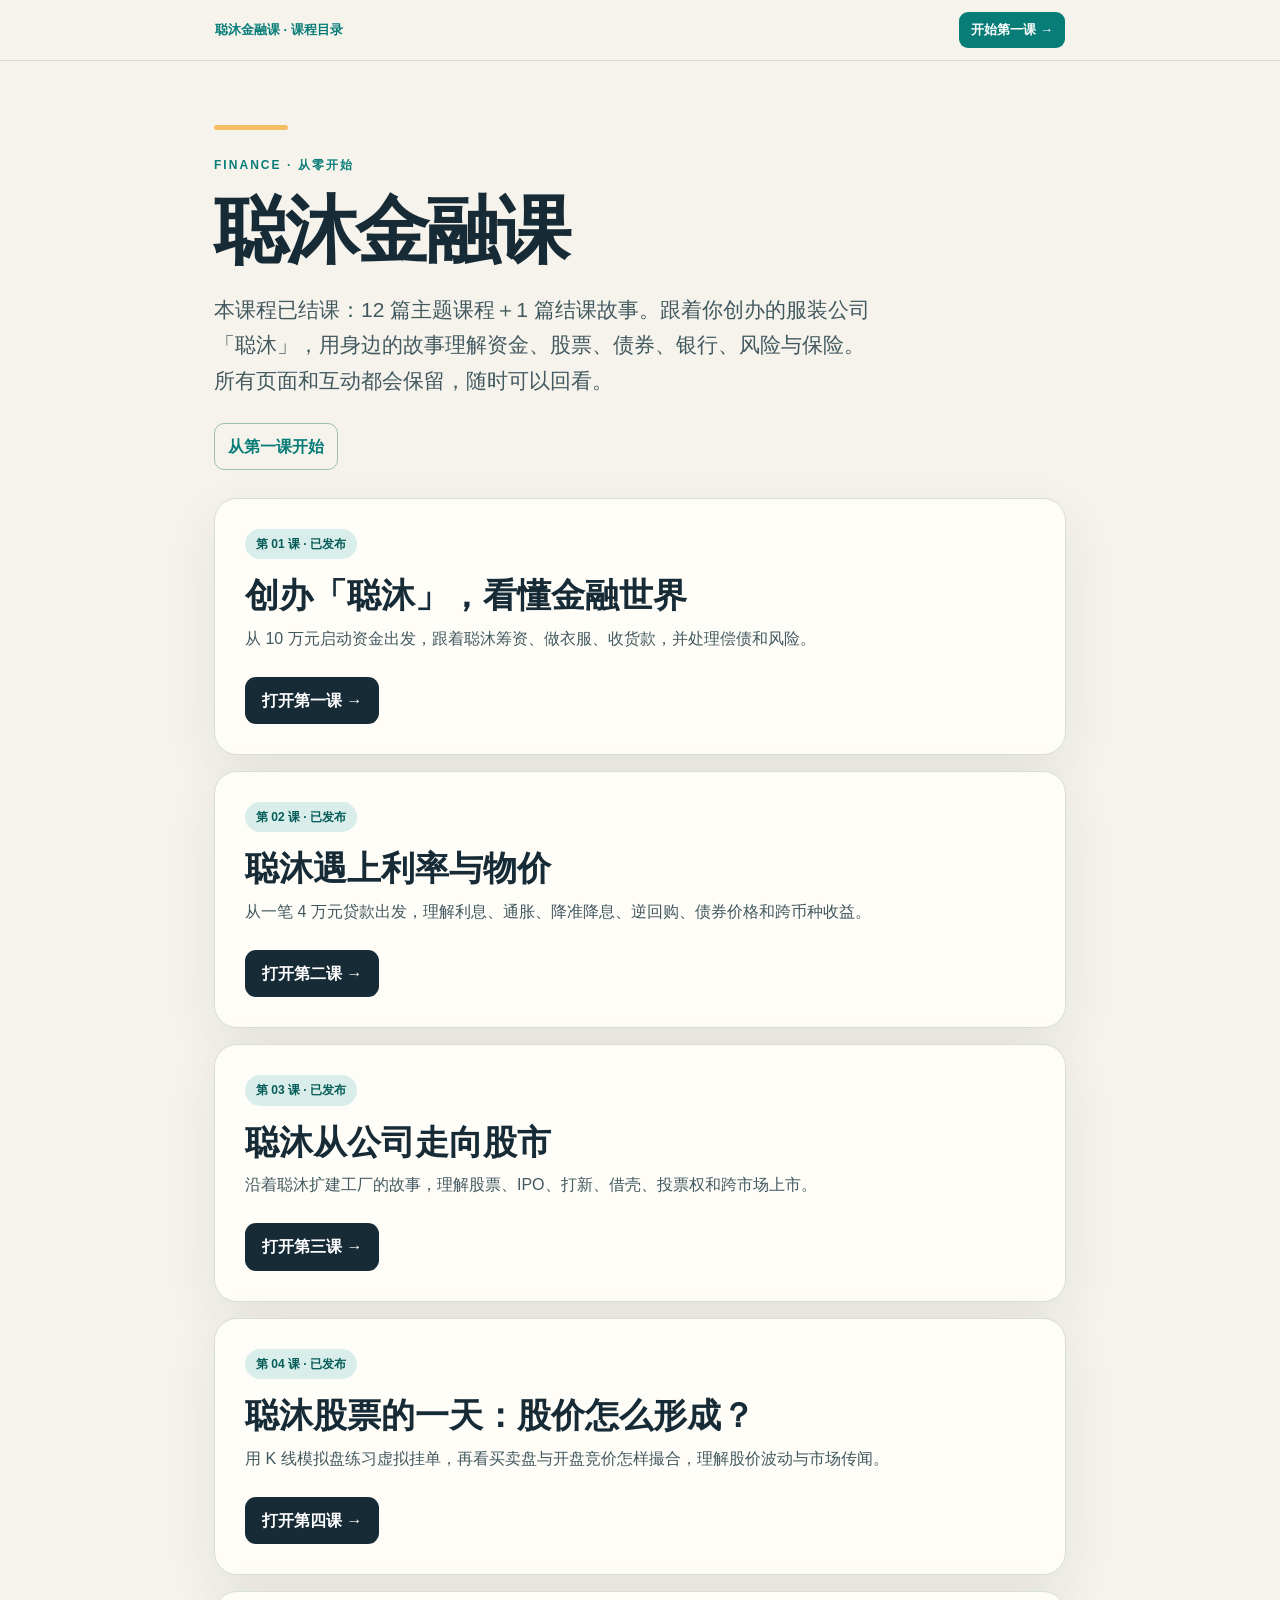
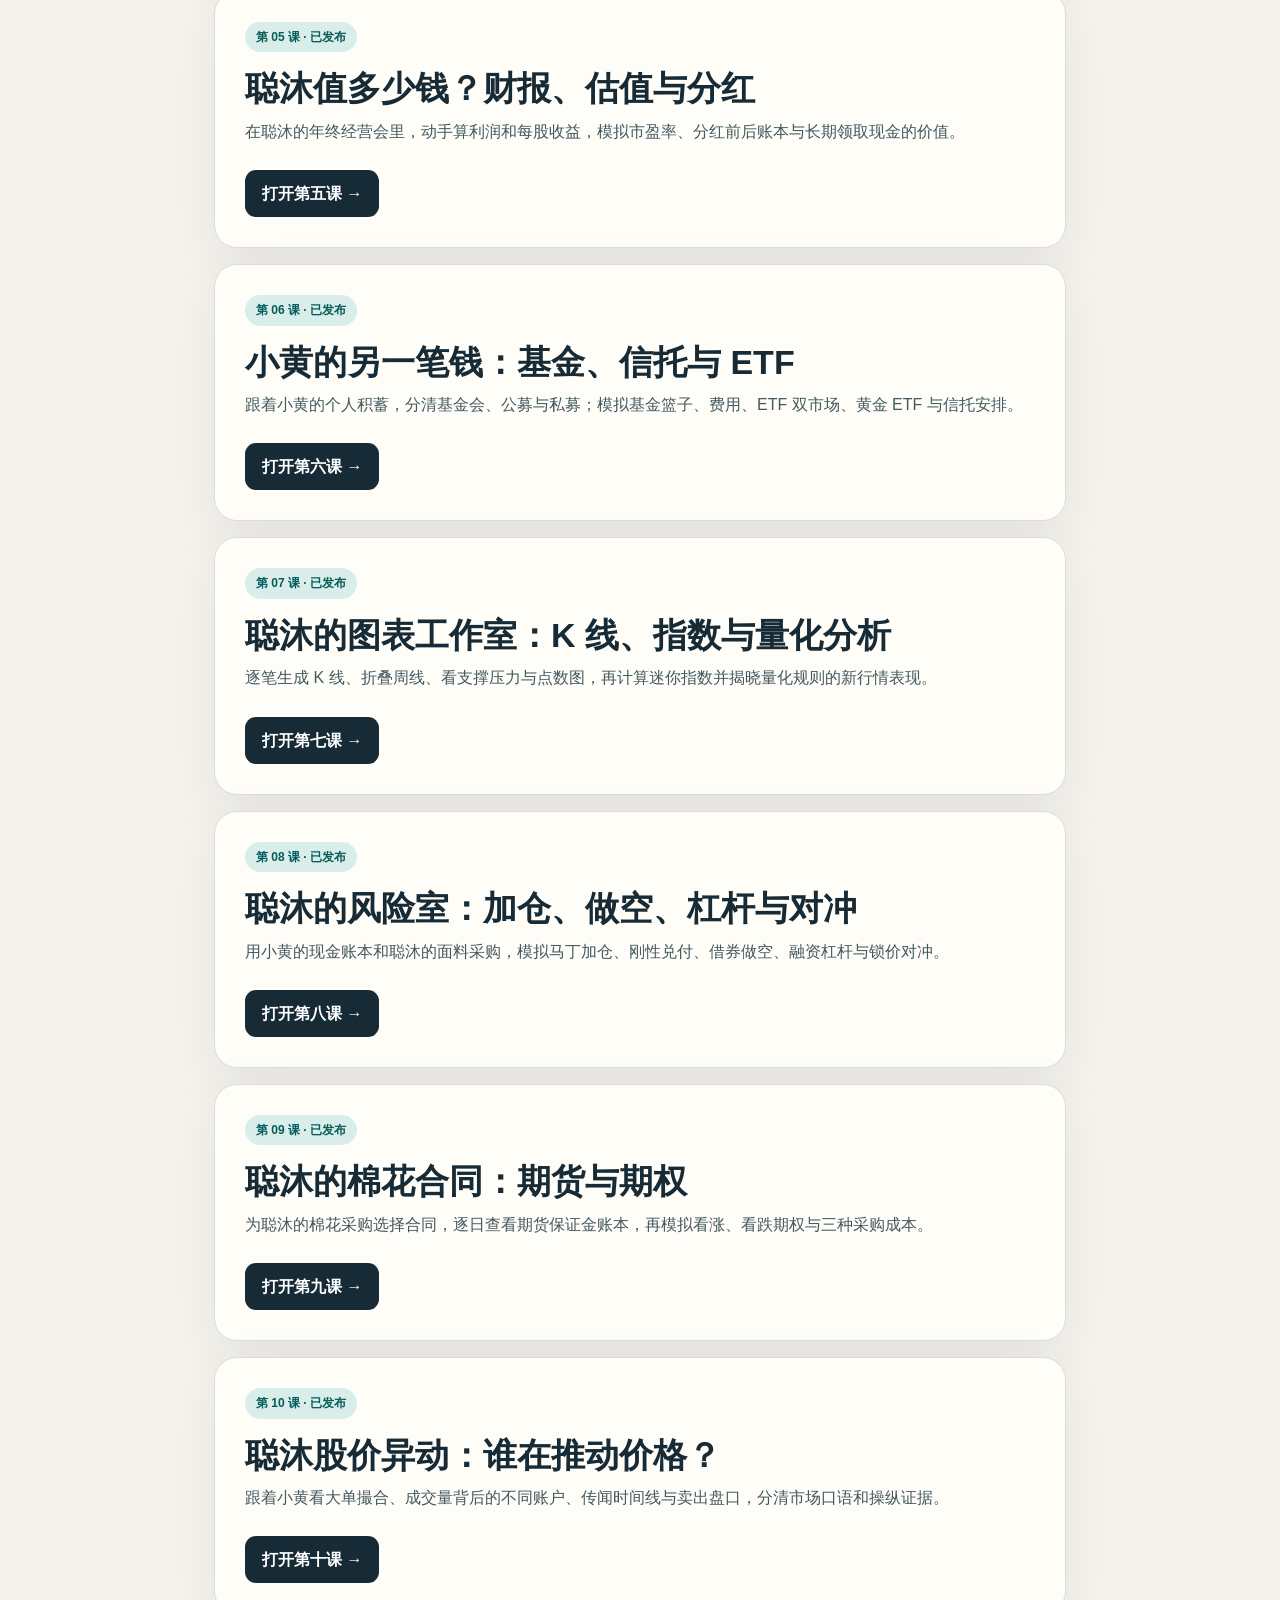
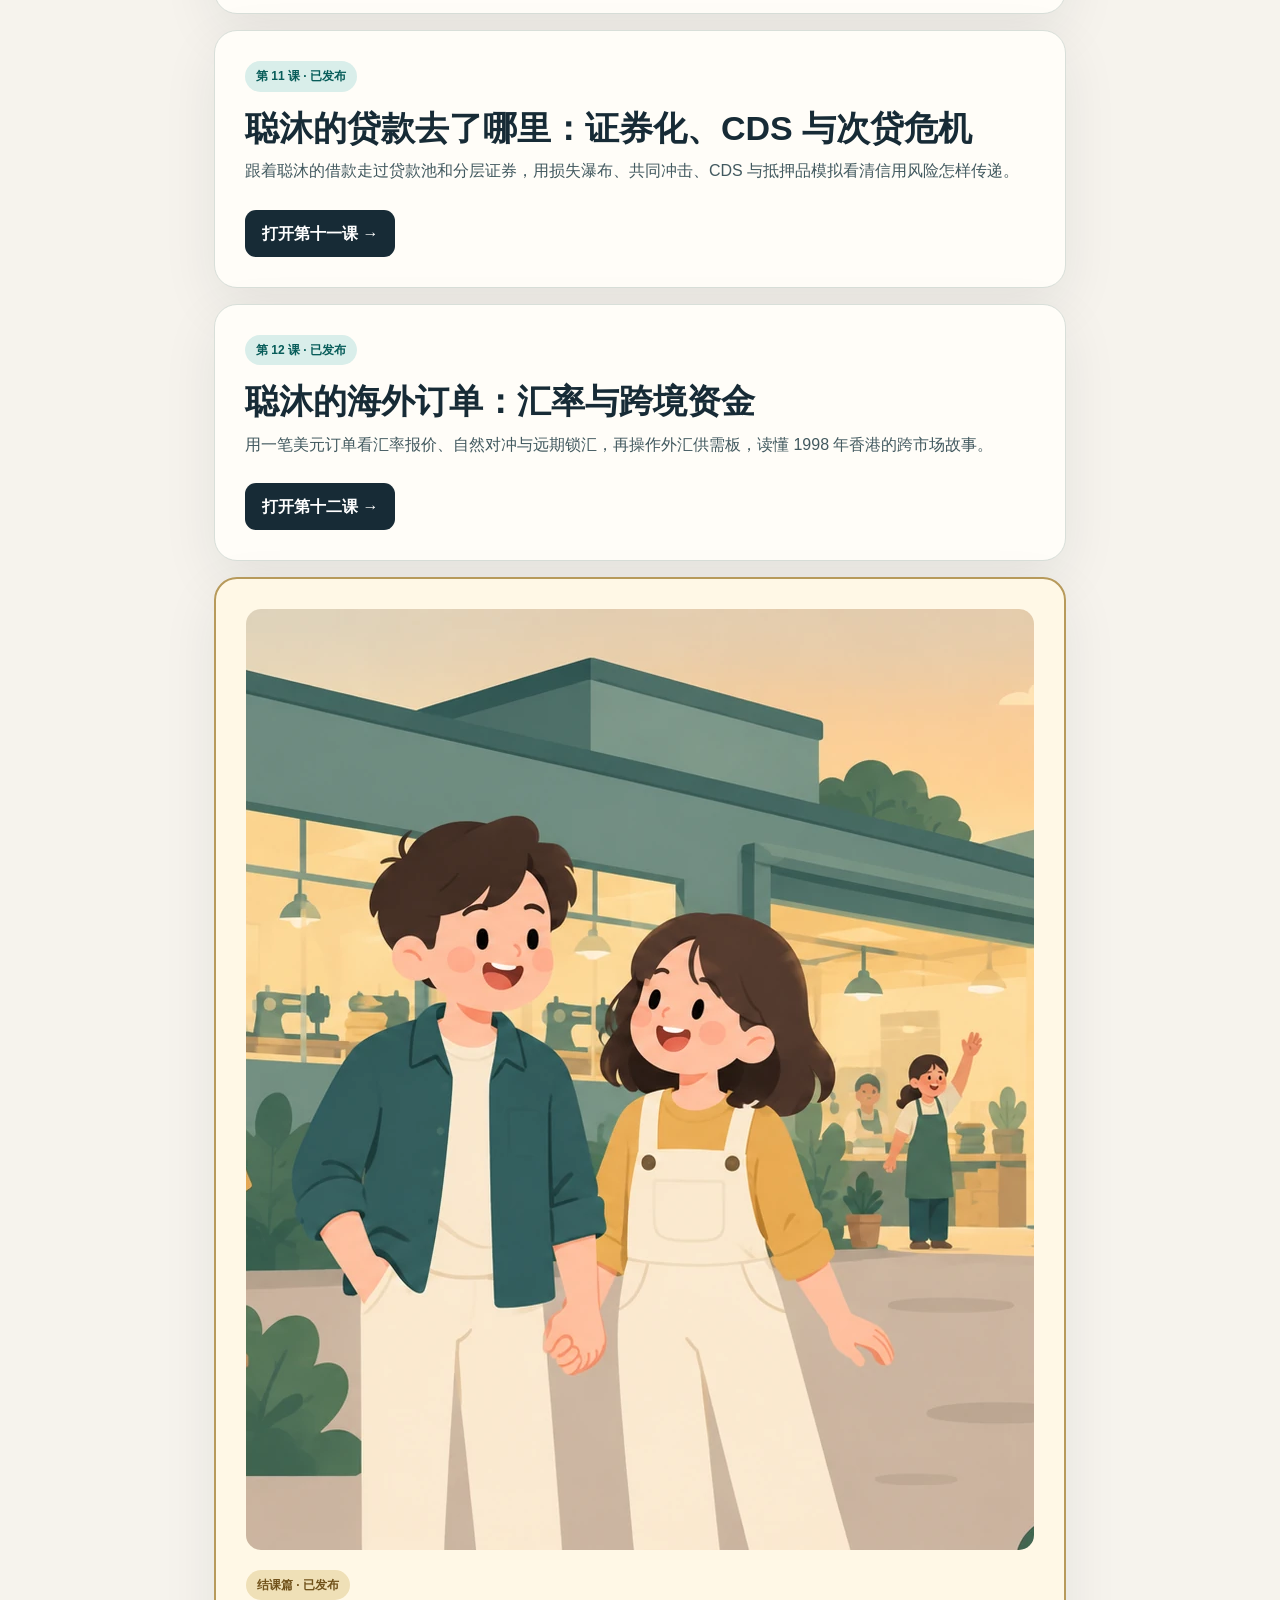
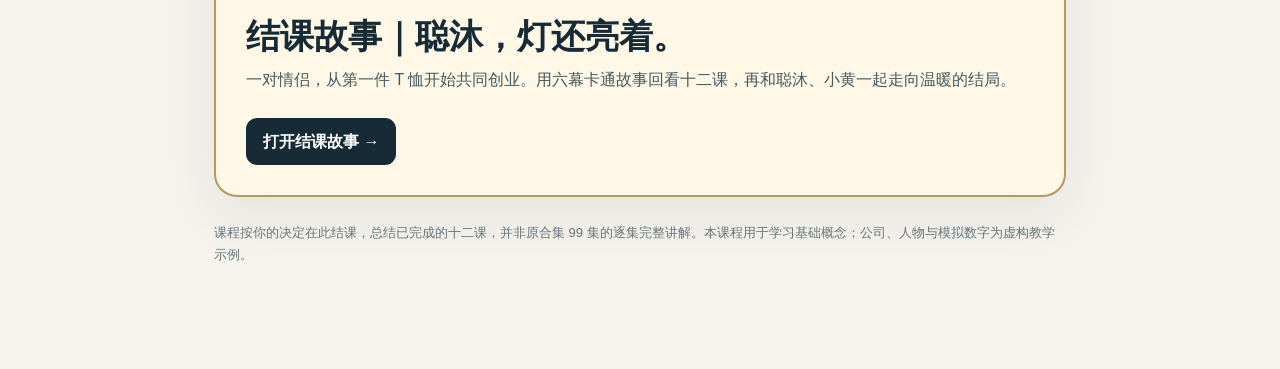
<file: index.html>
<!doctype html>
<html lang="zh-CN">
<head>
  <meta charset="utf-8">
  <meta name="viewport" content="width=device-width, initial-scale=1">
  <meta name="description" content="跟着聪沐服装公司的故事，学习金融基础知识。">
  <title>聪沐金融课</title>
  <style>
    :root{color-scheme:light;--ink:#172b36;--teal:#087d78;--paper:#f6f3ed;--line:#d8dfd9;--gold:#f4bd62}
    *{box-sizing:border-box}body{margin:0;background:var(--paper);color:var(--ink);font-family:-apple-system,BlinkMacSystemFont,"PingFang SC","Microsoft YaHei",sans-serif;line-height:1.7}a{color:inherit}.wrap{max-width:900px;margin:auto;padding:64px 24px 90px}.eyebrow{font-size:12px;letter-spacing:.17em;text-transform:uppercase;color:var(--teal);font-weight:800}h1{font-size:clamp(38px,7vw,74px);line-height:1.15;letter-spacing:-.045em;margin:13px 0 18px}.lead{font-size:clamp(17px,2.5vw,21px);color:#42595f;max-width:670px;margin:0 0 44px}.lesson{display:block;text-decoration:none;background:#fffdf8;border:1px solid var(--line);border-radius:23px;padding:30px;box-shadow:0 18px 55px rgba(23,43,54,.08);transition:transform .2s,box-shadow .2s;margin:0 0 16px}.lesson:hover{transform:translateY(-3px);box-shadow:0 22px 60px rgba(23,43,54,.14)}.label{display:inline-block;background:#d9eeea;color:#075c59;font-size:12px;font-weight:800;border-radius:100px;padding:5px 11px}.lesson h2{font-size:clamp(25px,4vw,34px);line-height:1.25;margin:15px 0 8px}.lesson p{font-size:16px;color:#42595f;margin:0 0 25px}.open{display:inline-block;background:var(--ink);color:white;border-radius:11px;padding:10px 17px;font-weight:800}.foot{margin-top:25px;color:#66767b;font-size:13px}.line{width:74px;height:5px;background:var(--gold);border-radius:5px;margin-bottom:25px}@media(prefers-reduced-motion:reduce){.lesson{transition:none}}

.course-nav{display:flex;align-items:center;justify-content:space-between;gap:14px;position:sticky;top:0;z-index:10;background:#f6f3edf2;backdrop-filter:blur(10px);border-bottom:1px solid var(--line);padding:12px max(20px,calc((100vw - 850px)/2));font-size:13px;font-weight:850}.course-nav a{color:var(--teal);text-decoration:none}.course-nav a:last-child{background:var(--teal);color:white;padding:7px 12px;border-radius:9px}.quick-links{display:flex;gap:10px;flex-wrap:wrap;margin:-20px 0 28px}.quick-links a{color:var(--teal);font-weight:850;text-decoration:none;border:1px solid #9ebfb5;border-radius:10px;padding:9px 13px}.finale{border:2px solid #b79a5b;background:#fff8e6}.finale .label{background:#efe0b7;color:#71521b}.lesson-cover{display:block;width:100%;aspect-ratio:16/9;object-fit:cover;border-radius:15px;margin:0 0 20px}a:focus-visible{outline:3px solid var(--gold);outline-offset:3px}
</style>
</head>
<body>
  <nav class="course-nav" aria-label="首页快捷入口"><a href="#course-list">聪沐金融课 · 课程目录</a><a href="finance-course-01.html?v=20260928-flow">开始第一课 →</a></nav>
  <main class="wrap">
    <div class="line" aria-hidden="true"></div>
    <div class="eyebrow">Finance · 从零开始</div>
    <h1>聪沐金融课</h1>
    <p class="lead">本课程已结课：12 篇主题课程＋1 篇结课故事。跟着你创办的服装公司「聪沐」，用身边的故事理解资金、股票、债券、银行、风险与保险。所有页面和互动都会保留，随时可以回看。</p>
    <div class="quick-links"><a href="finance-course-01.html?v=20260928-flow">从第一课开始</a></div>
    <a class="lesson" id="course-list" href="finance-course-01.html?v=20260928-flow">
      <span class="label">第 01 课 · 已发布</span>
      <h2>创办「聪沐」，看懂金融世界</h2>
      <p>从 10 万元启动资金出发，跟着聪沐筹资、做衣服、收货款，并处理偿债和风险。</p>
      <span class="open">打开第一课 →</span>
    </a>
    <a class="lesson" href="finance-course-02.html?v=20260928-policy">
      <span class="label">第 02 课 · 已发布</span>
      <h2>聪沐遇上利率与物价</h2>
      <p>从一笔 4 万元贷款出发，理解利息、通胀、降准降息、逆回购、债券价格和跨币种收益。</p>
      <span class="open">打开第二课 →</span>
    </a>
    <a class="lesson" href="finance-course-03.html?v=20260928-art">
      <span class="label">第 03 课 · 已发布</span>
      <h2>聪沐从公司走向股市</h2>
      <p>沿着聪沐扩建工厂的故事，理解股票、IPO、打新、借壳、投票权和跨市场上市。</p>
      <span class="open">打开第三课 →</span>
    </a>
    <a class="lesson" href="finance-course-04.html?v=20260928-art">
      <span class="label">第 04 课 · 已发布</span>
      <h2>聪沐股票的一天：股价怎么形成？</h2>
      <p>用 K 线模拟盘练习虚拟挂单，再看买卖盘与开盘竞价怎样撮合，理解股价波动与市场传闻。</p>
      <span class="open">打开第四课 →</span>
    </a>
    <a class="lesson" href="finance-course-05.html?v=20260928-art">
      <span class="label">第 05 课 · 已发布</span>
      <h2>聪沐值多少钱？财报、估值与分红</h2>
      <p>在聪沐的年终经营会里，动手算利润和每股收益，模拟市盈率、分红前后账本与长期领取现金的价值。</p>
      <span class="open">打开第五课 →</span>
    </a>
    <a class="lesson" href="finance-course-06.html?v=20260928-art">
      <span class="label">第 06 课 · 已发布</span>
      <h2>小黄的另一笔钱：基金、信托与 ETF</h2>
      <p>跟着小黄的个人积蓄，分清基金会、公募与私募；模拟基金篮子、费用、ETF 双市场、黄金 ETF 与信托安排。</p>
      <span class="open">打开第六课 →</span>
    </a>
    <a class="lesson" href="finance-course-07.html?v=20260928-art">
      <span class="label">第 07 课 · 已发布</span>
      <h2>聪沐的图表工作室：K 线、指数与量化分析</h2>
      <p>逐笔生成 K 线、折叠周线、看支撑压力与点数图，再计算迷你指数并揭晓量化规则的新行情表现。</p>
      <span class="open">打开第七课 →</span>
    </a>
    <a class="lesson" href="finance-course-08.html?v=20260928-art">
      <span class="label">第 08 课 · 已发布</span>
      <h2>聪沐的风险室：加仓、做空、杠杆与对冲</h2>
      <p>用小黄的现金账本和聪沐的面料采购，模拟马丁加仓、刚性兑付、借券做空、融资杠杆与锁价对冲。</p>
      <span class="open">打开第八课 →</span>
    </a>
    <a class="lesson" href="finance-course-09.html?v=20260928-art">
      <span class="label">第 09 课 · 已发布</span>
      <h2>聪沐的棉花合同：期货与期权</h2>
      <p>为聪沐的棉花采购选择合同，逐日查看期货保证金账本，再模拟看涨、看跌期权与三种采购成本。</p>
      <span class="open">打开第九课 →</span>
    </a>
    <a class="lesson" href="finance-course-10.html?v=20260928-art">
      <span class="label">第 10 课 · 已发布</span>
      <h2>聪沐股价异动：谁在推动价格？</h2>
      <p>跟着小黄看大单撮合、成交量背后的不同账户、传闻时间线与卖出盘口，分清市场口语和操纵证据。</p>
      <span class="open">打开第十课 →</span>
    </a>
    <a class="lesson" href="finance-course-11.html?v=20260928-art">
      <span class="label">第 11 课 · 已发布</span>
      <h2>聪沐的贷款去了哪里：证券化、CDS 与次贷危机</h2>
      <p>跟着聪沐的借款走过贷款池和分层证券，用损失瀑布、共同冲击、CDS 与抵押品模拟看清信用风险怎样传递。</p>
      <span class="open">打开第十一课 →</span>
    </a>
    <a class="lesson" href="finance-course-12.html?v=20260928-art">
      <span class="label">第 12 课 · 已发布</span>
      <h2>聪沐的海外订单：汇率与跨境资金</h2>
      <p>用一笔美元订单看汇率报价、自然对冲与远期锁汇，再操作外汇供需板，读懂 1998 年香港的跨市场故事。</p>
      <span class="open">打开第十二课 →</span>
    </a>
    <a class="lesson finale" href="finance-course-13.html?v=20260928-cartoon">
      <img class="lesson-cover" src="assets/finale-06.webp" alt="聪沐情侣在暖灯亮着的服装工厂前牵手，员工与客户一起庆祝" width="1672" height="941" loading="lazy" decoding="async">
      <span class="label">结课篇 · 已发布</span>
      <h2>结课故事｜聪沐，灯还亮着。</h2>
      <p>一对情侣，从第一件 T 恤开始共同创业。用六幕卡通故事回看十二课，再和聪沐、小黄一起走向温暖的结局。</p>
      <span class="open">打开结课故事 →</span>
    </a>
    <p class="foot">课程按你的决定在此结课，总结已完成的十二课，并非原合集 99 集的逐集完整讲解。本课程用于学习基础概念；公司、人物与模拟数字为虚构教学示例。</p>
  </main>
</body>
</html>
</file>
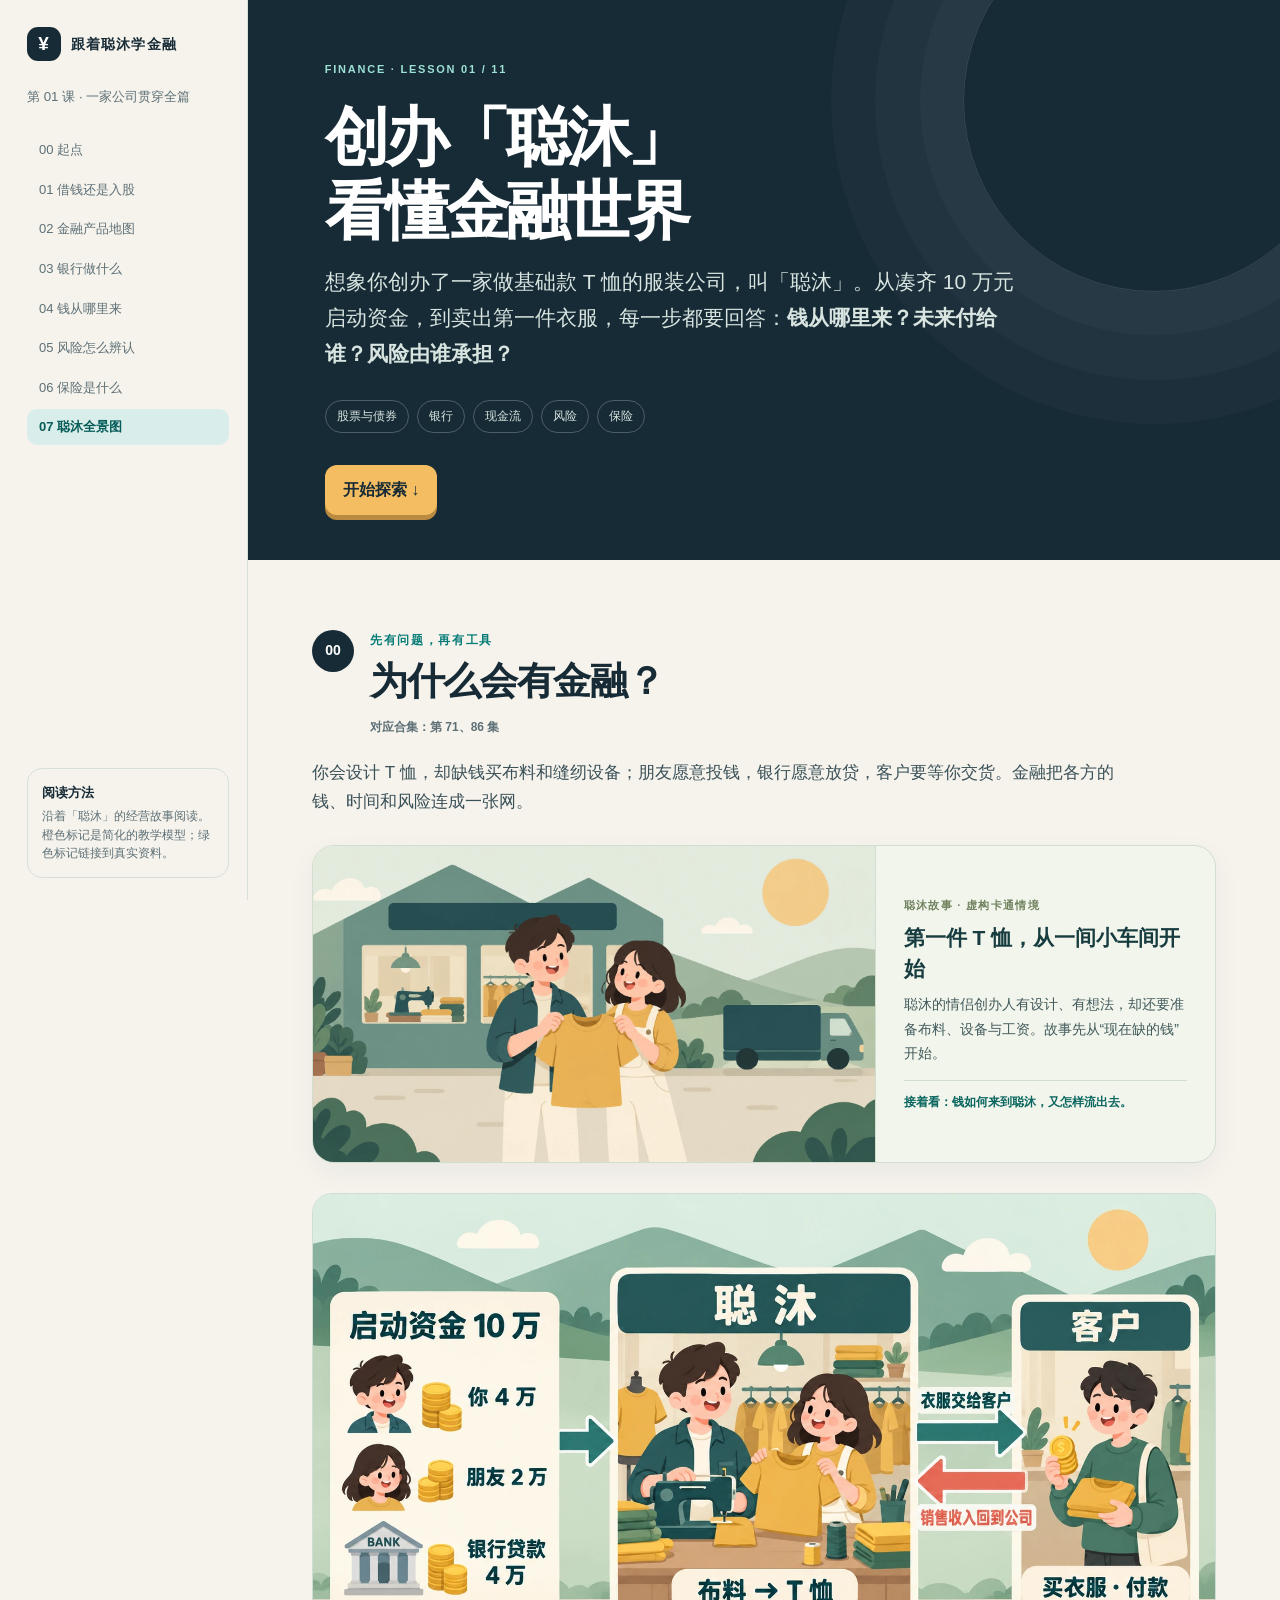
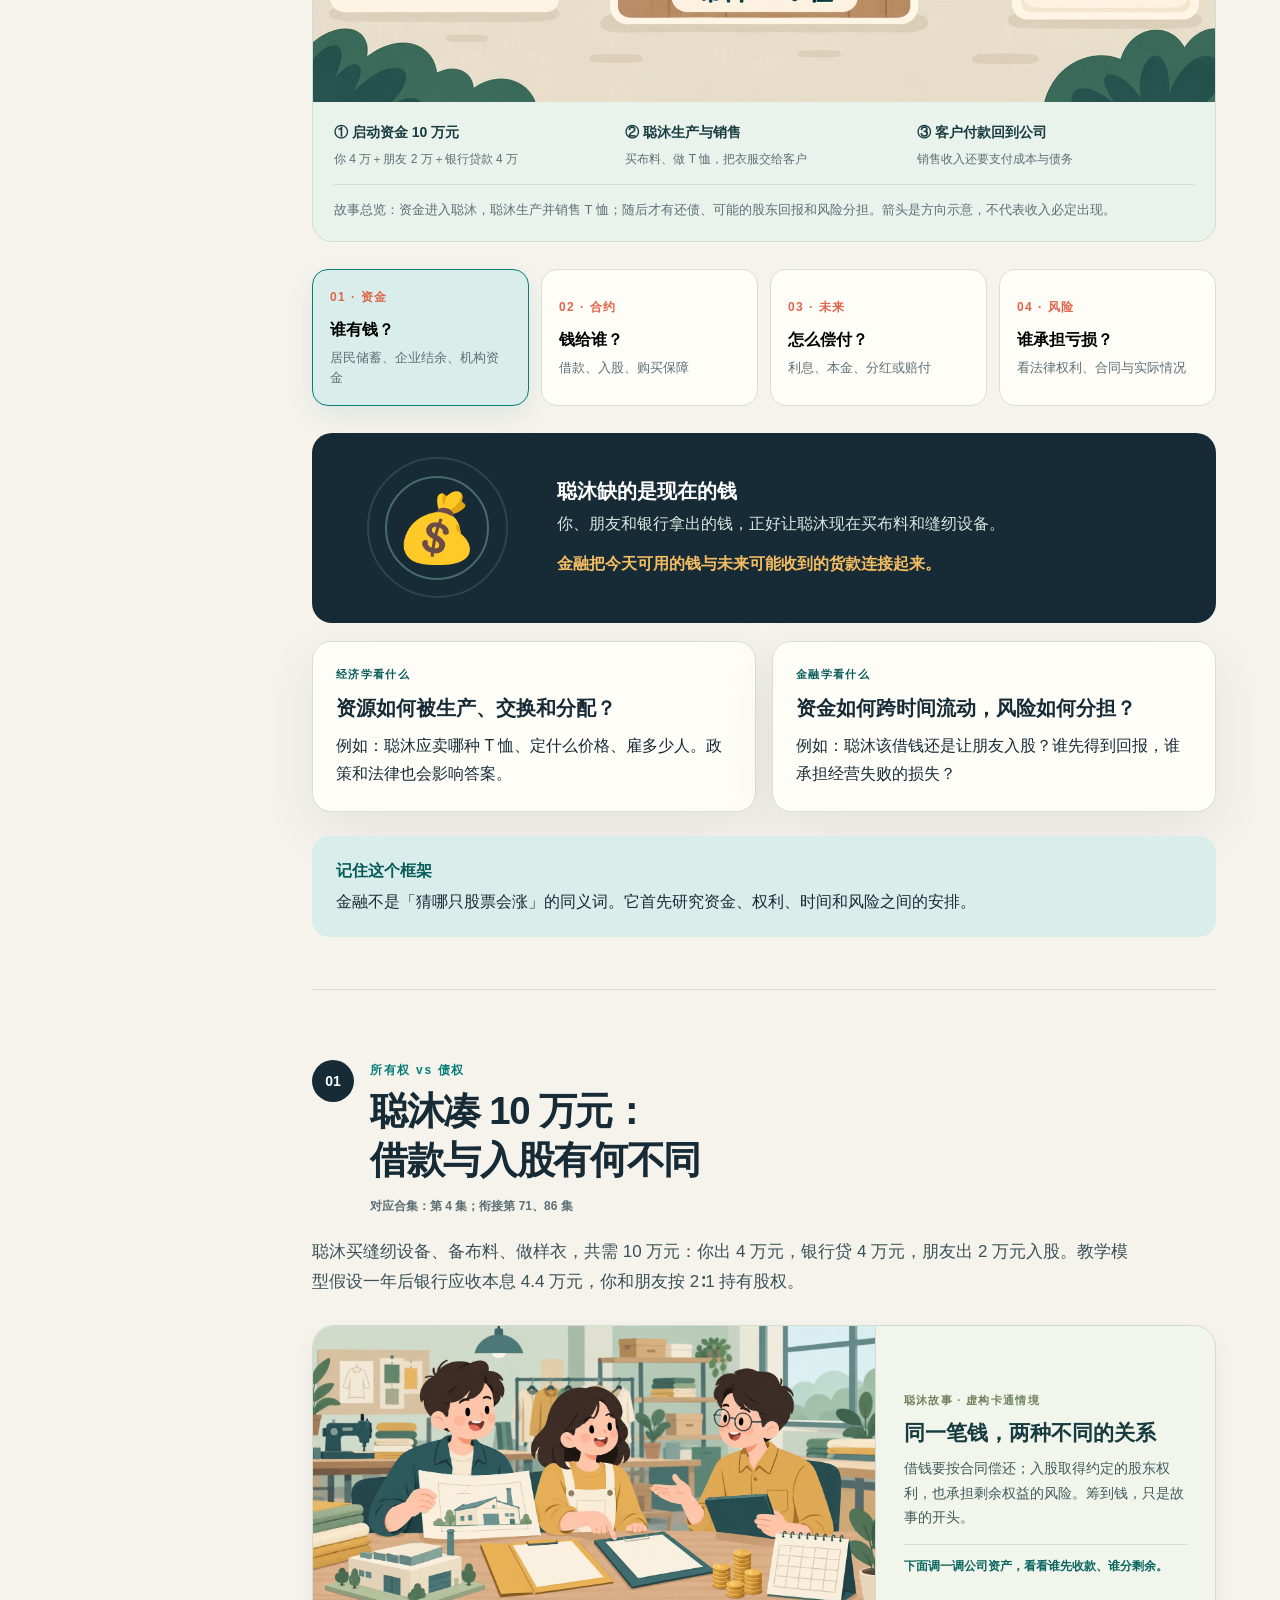
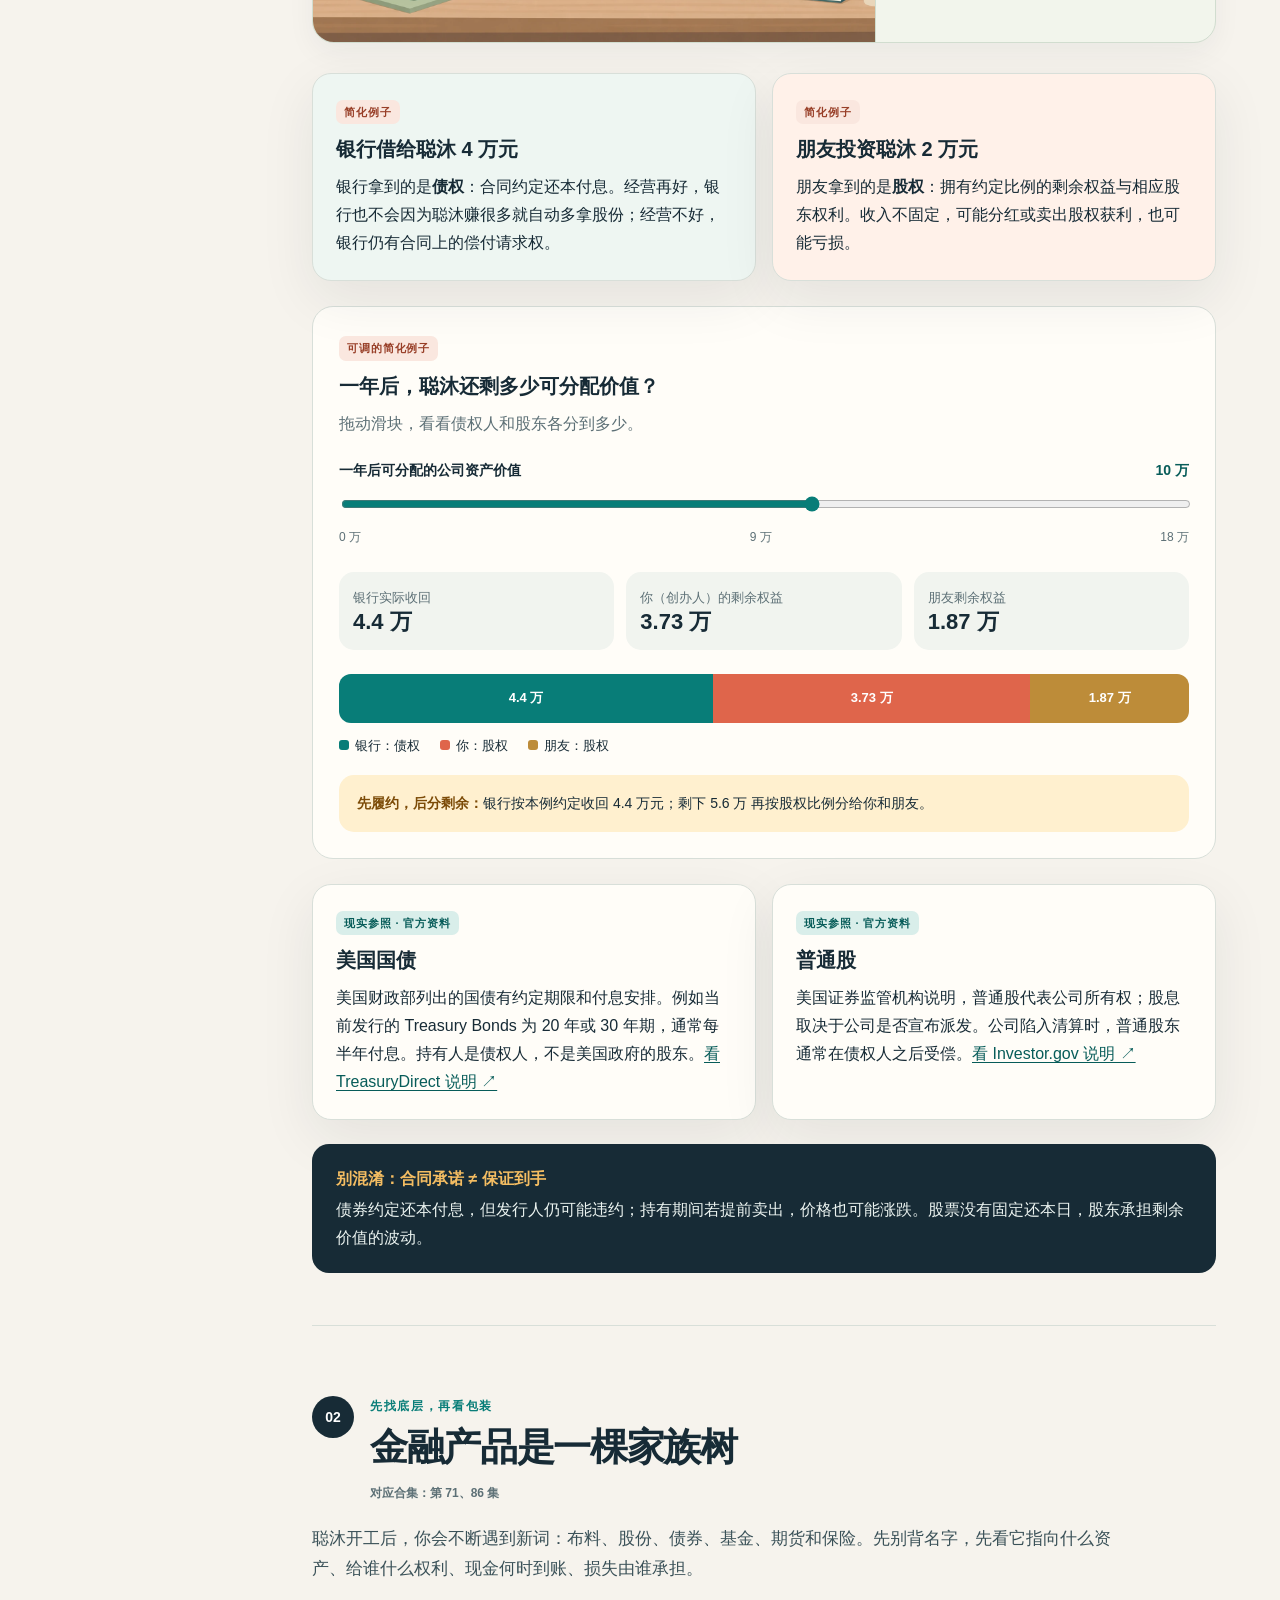
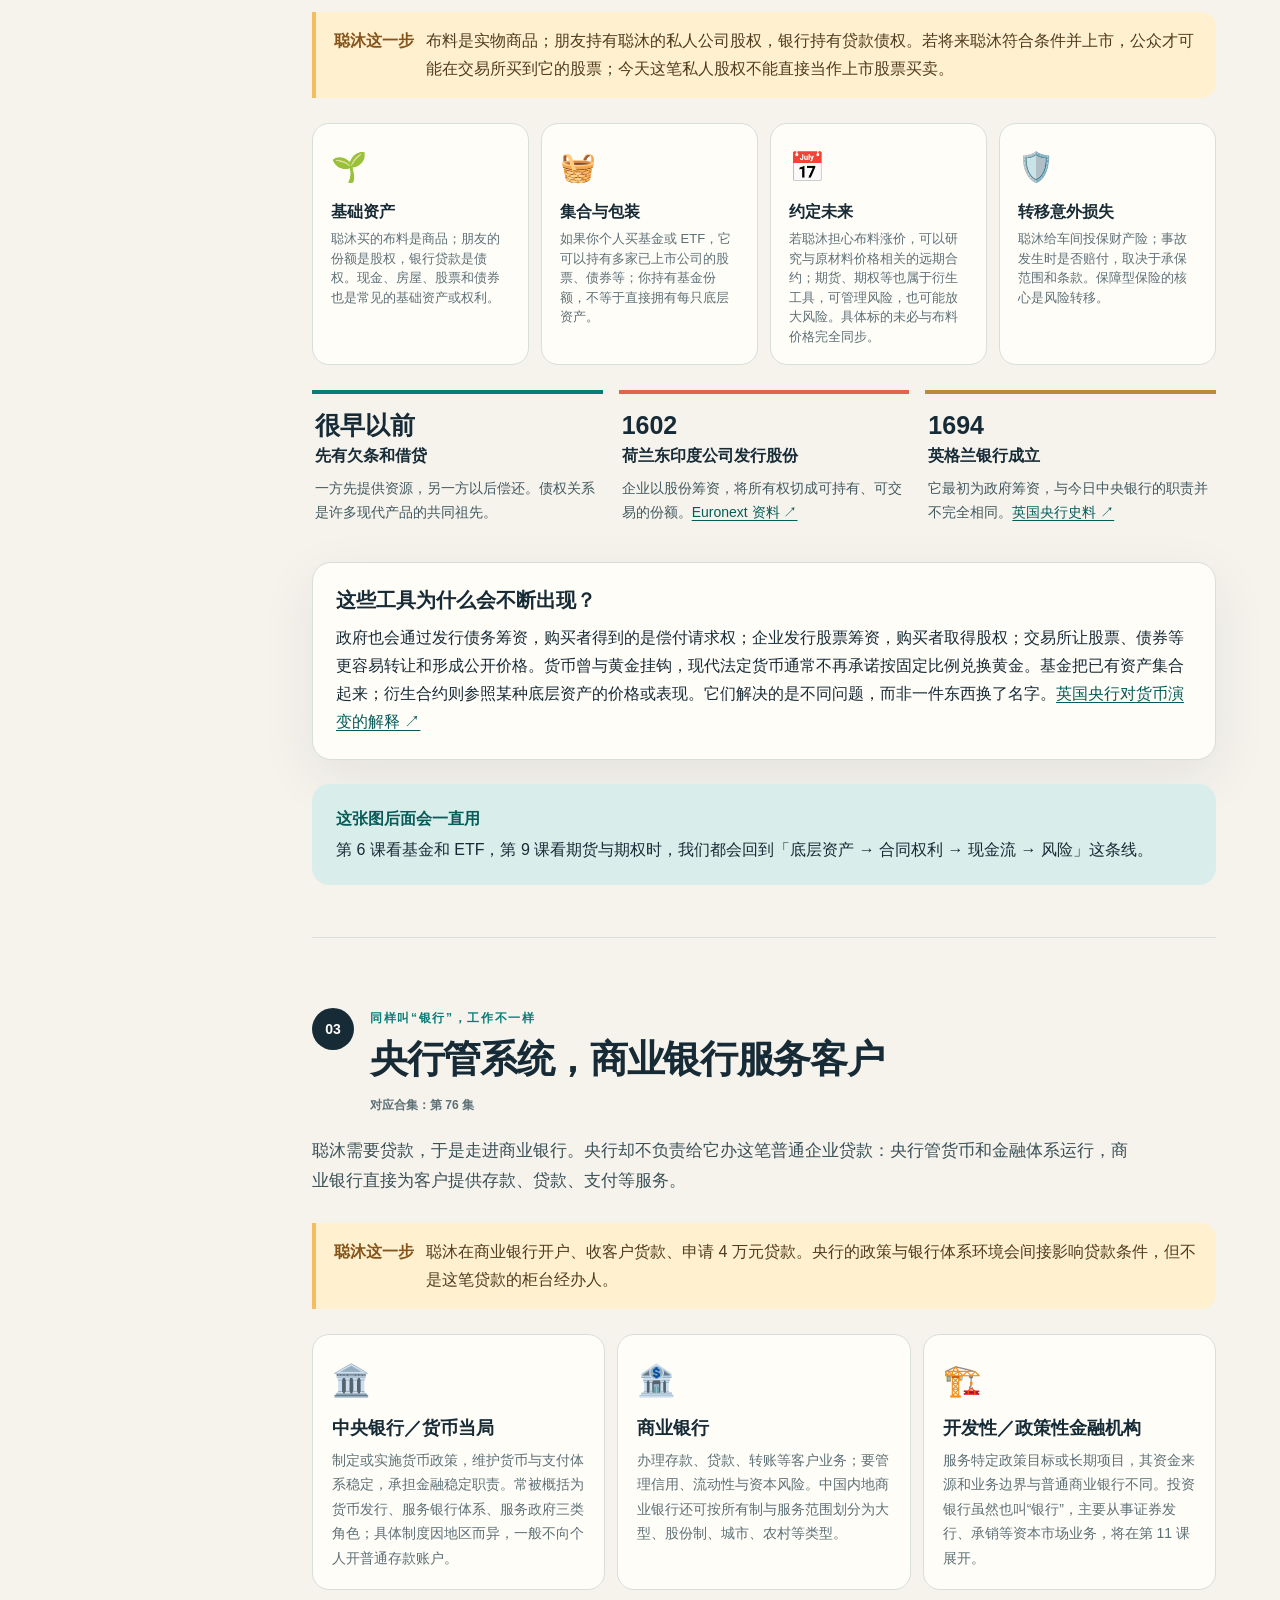
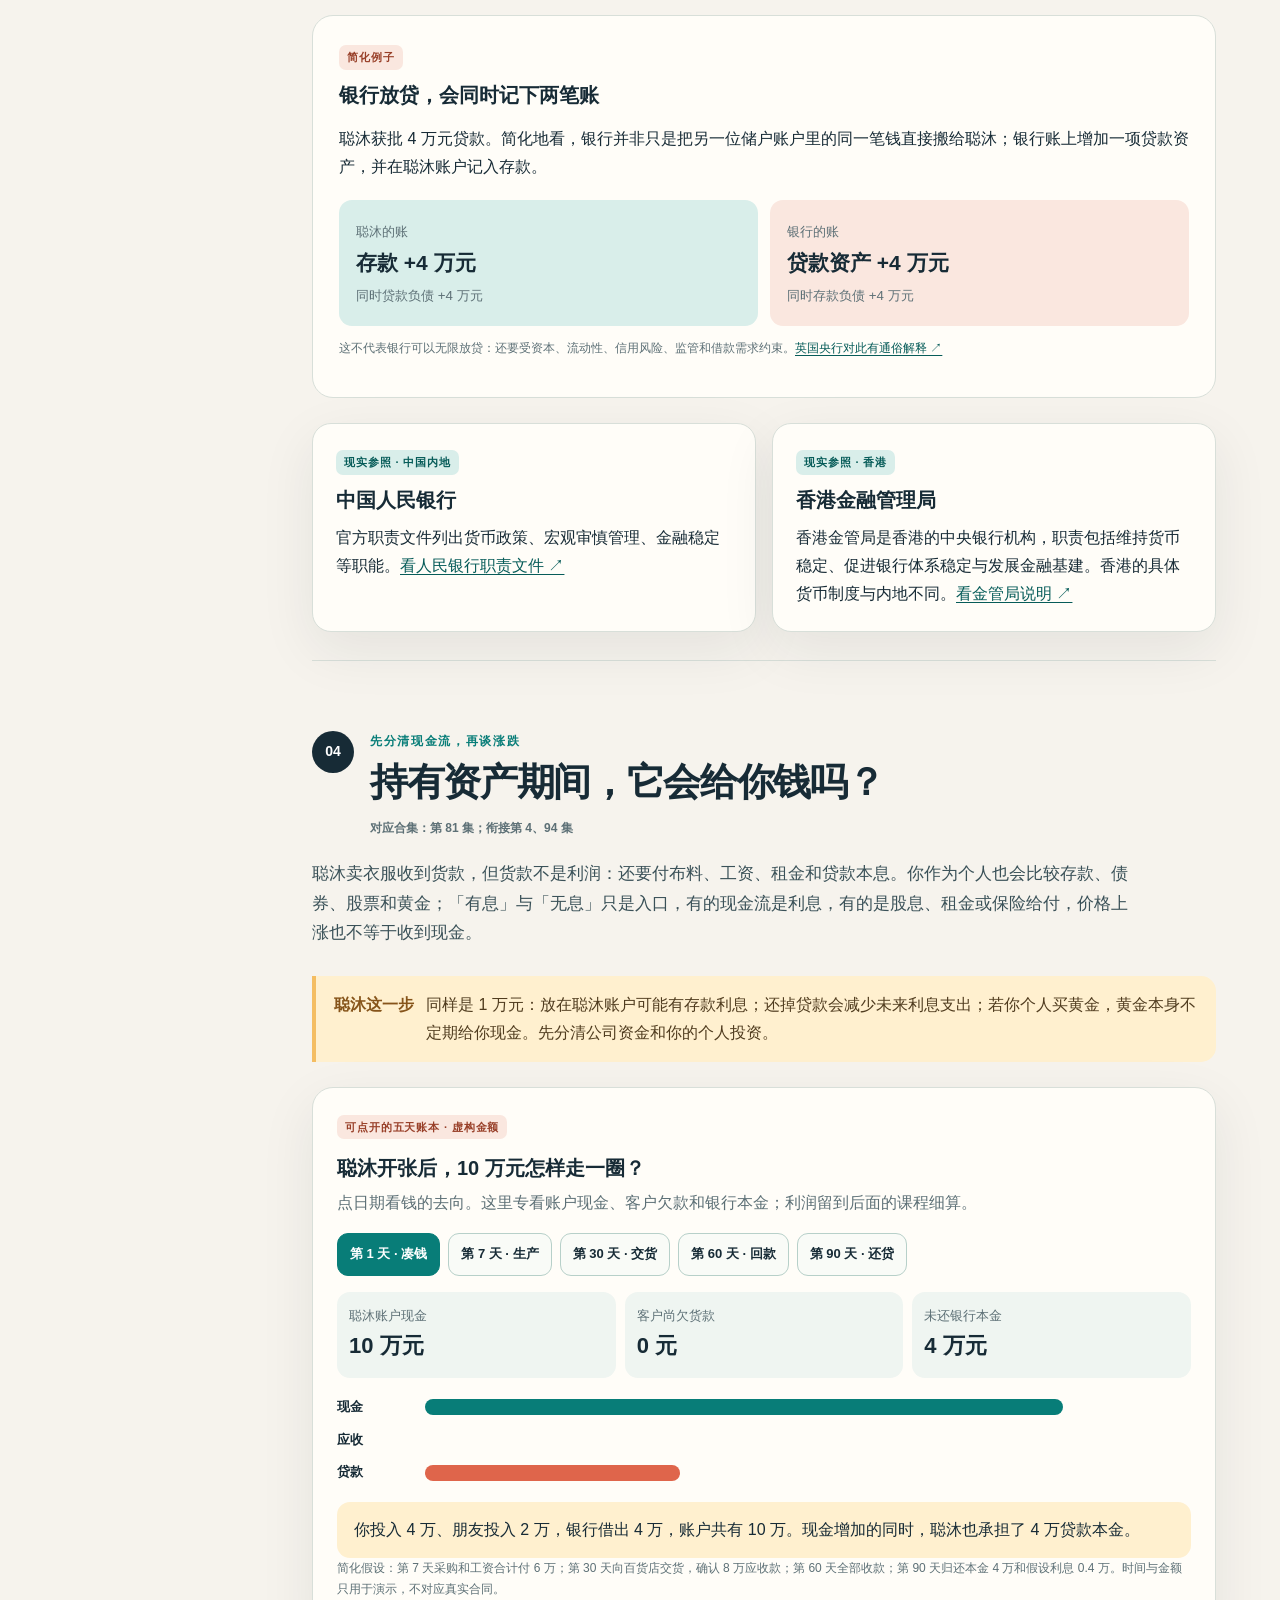
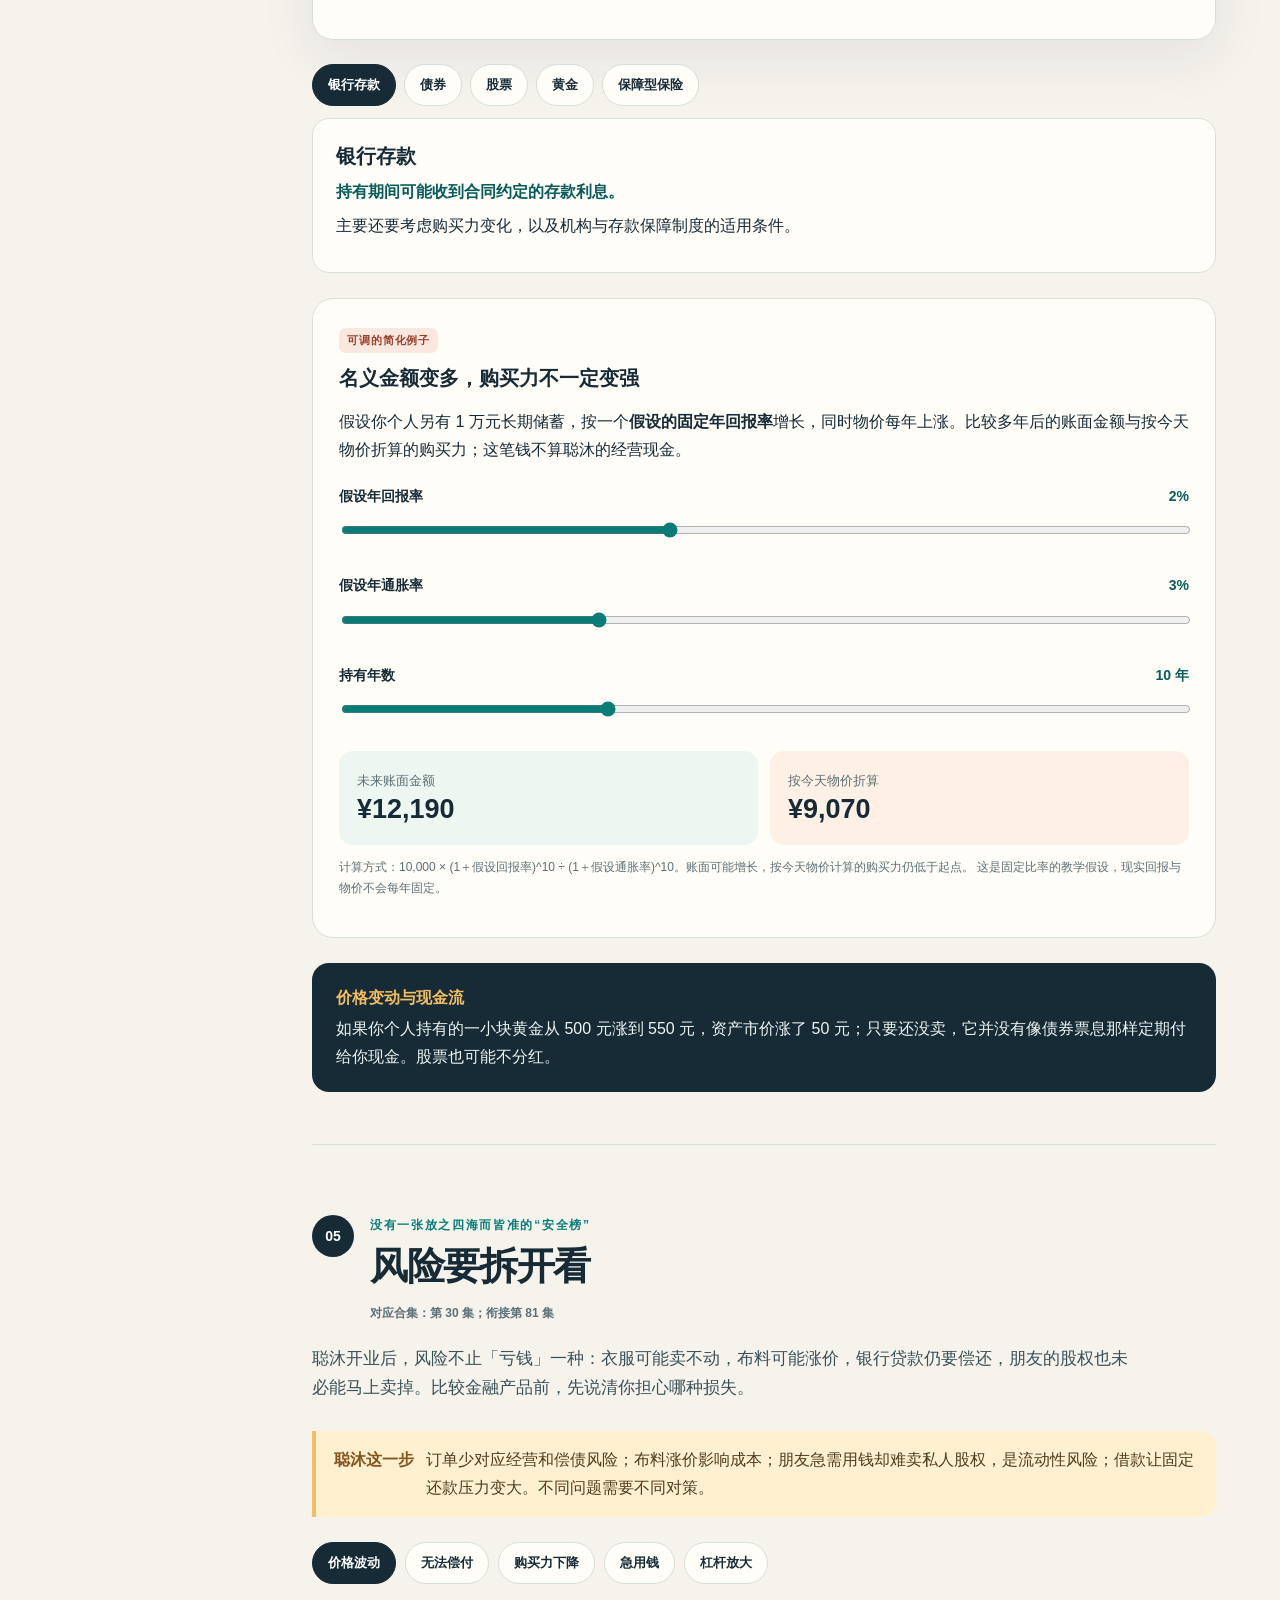
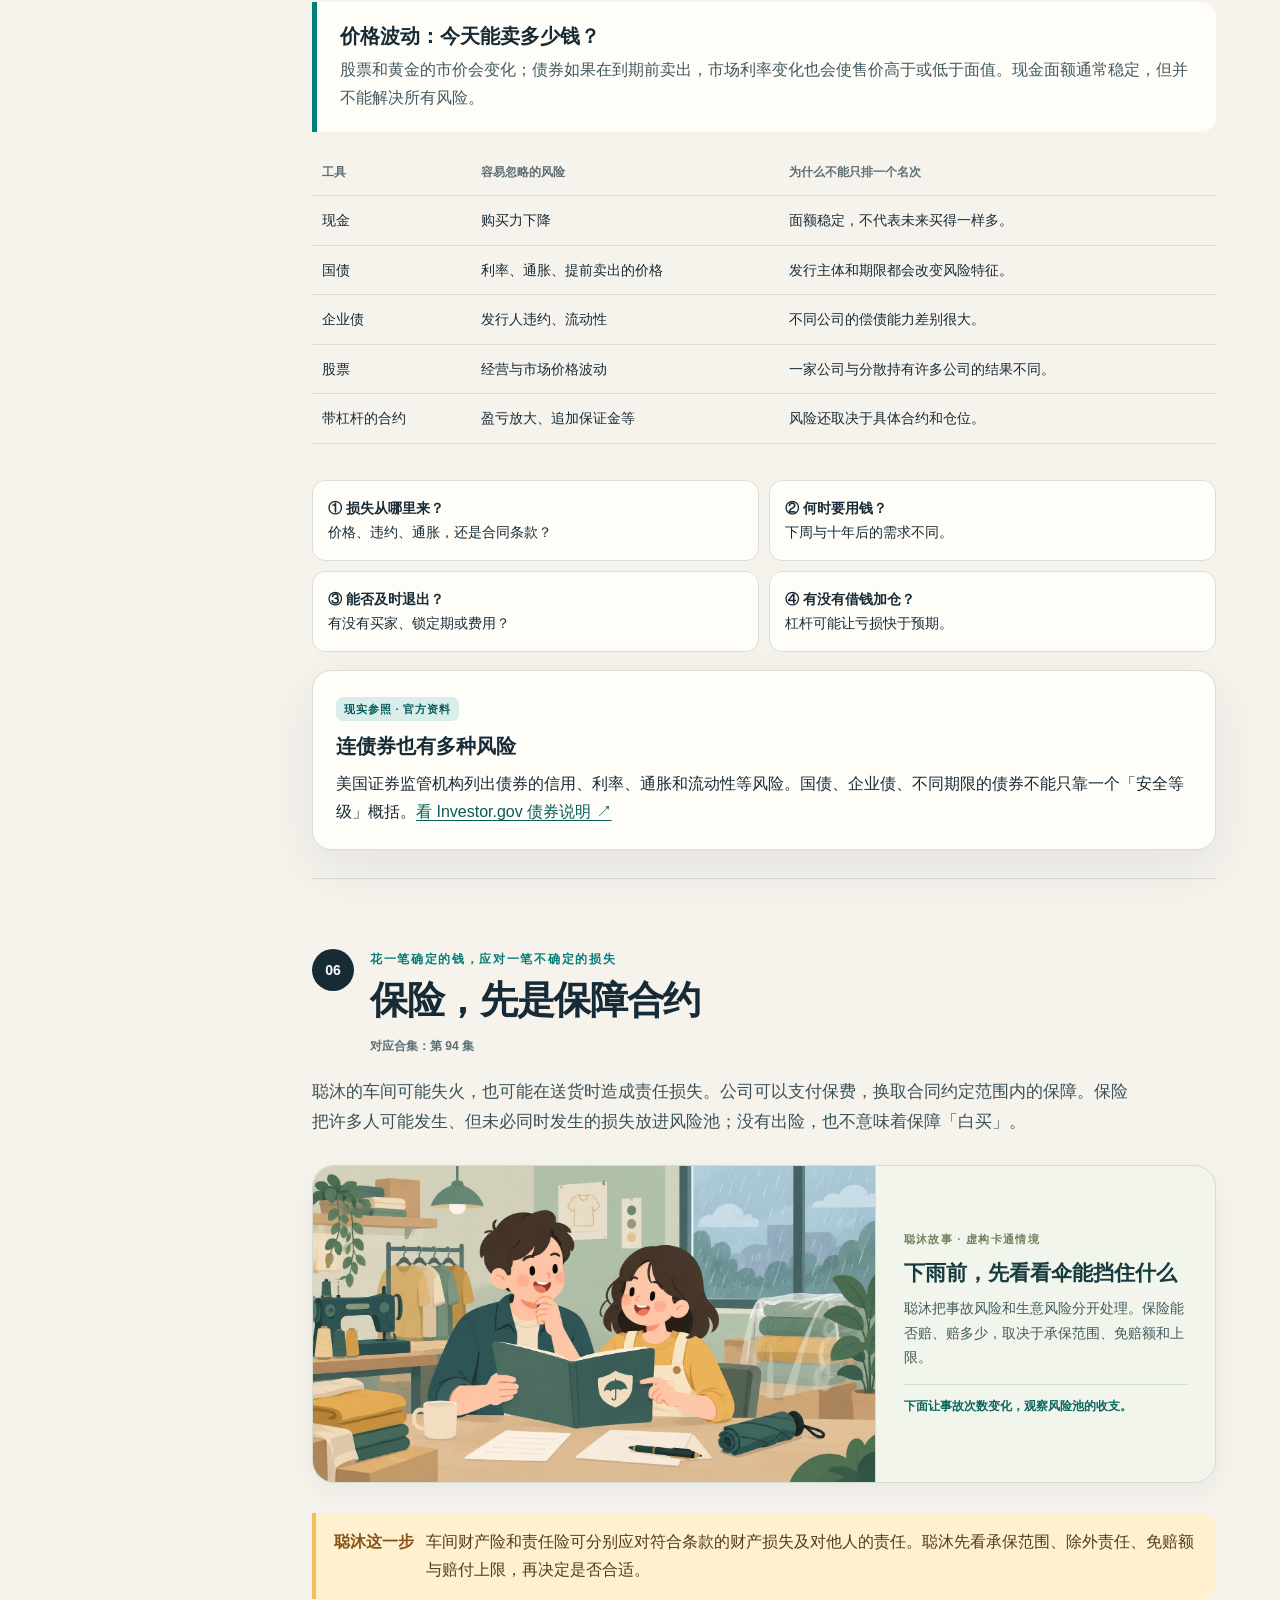
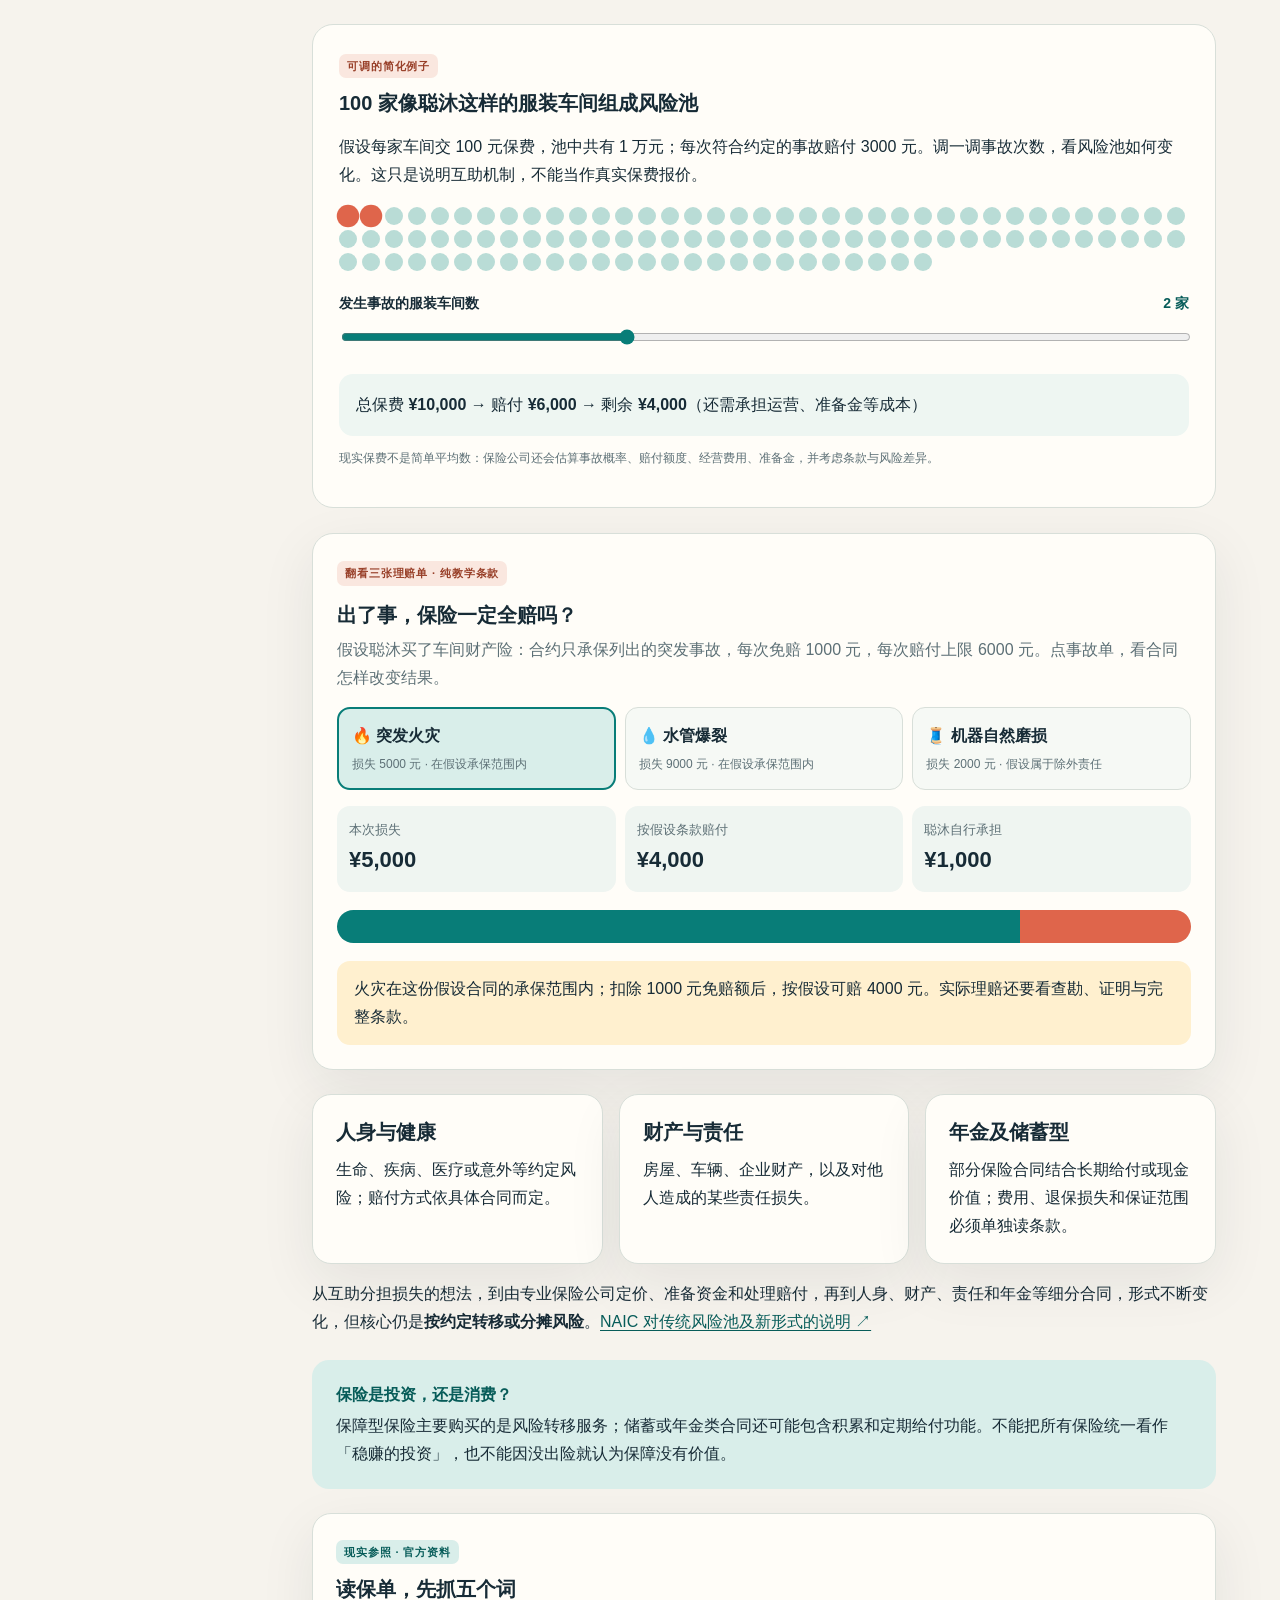
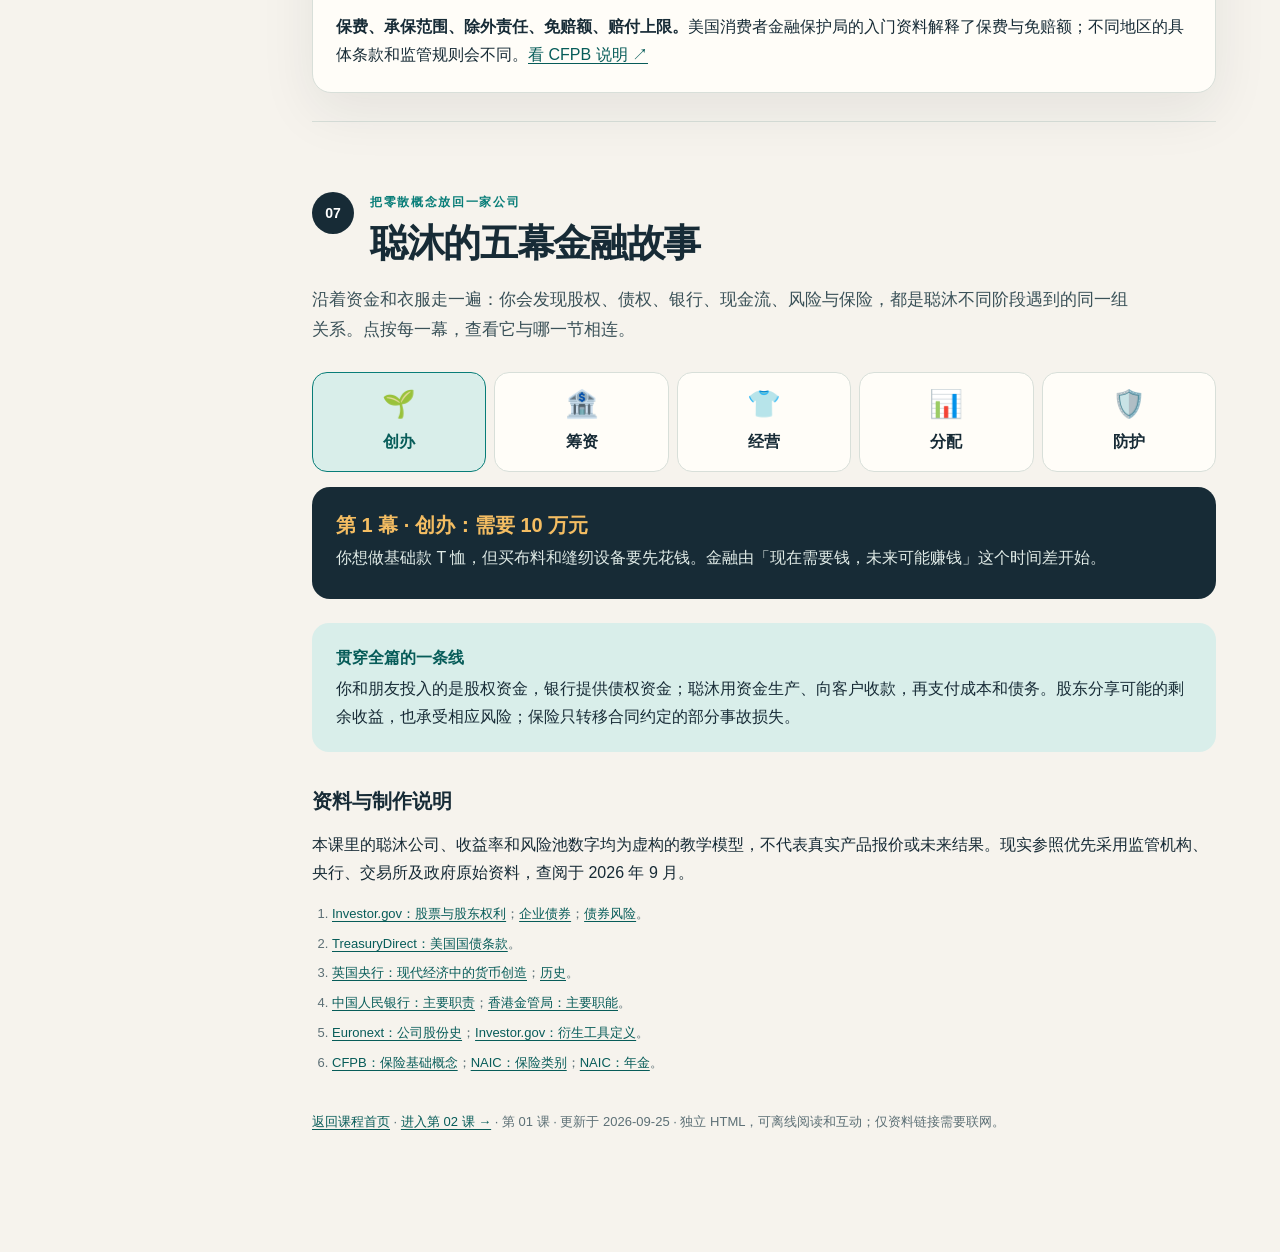
<file: finance-course-01.html>
<!doctype html>
<html lang="zh-CN">
<head>
  <meta charset="utf-8">
  <meta name="viewport" content="width=device-width, initial-scale=1">
  <meta name="color-scheme" content="light">
  <meta name="description" content="跟着你创办的「聪沐」服装公司，交互式理解股权、债权、银行、现金流、风险与保险。">
  <title>第 01 课｜创办聪沐，看懂金融世界</title>
  <style>
    :root{--paper:#f6f3ed;--white:#fffdf8;--ink:#172b36;--muted:#5d7076;--line:#d8dfd9;--teal:#087d78;--teal-dark:#075c59;--teal-soft:#d9eeea;--coral:#df654b;--coral-soft:#fae7df;--gold:#f4bd62;--gold-soft:#fff0cf;--shadow:0 18px 55px rgba(23,43,54,.08)}
    *{box-sizing:border-box}html{scroll-behavior:smooth}body{margin:0;background:var(--paper);color:var(--ink);font-family:-apple-system,BlinkMacSystemFont,"PingFang SC","Microsoft YaHei","Noto Sans CJK SC",sans-serif;line-height:1.75}button,input{font:inherit}button{cursor:pointer}a{color:var(--teal-dark);text-decoration-thickness:1px;text-underline-offset:3px}a:hover{color:var(--coral)}:focus-visible{outline:3px solid var(--coral);outline-offset:3px}::selection{background:#bce4da}
    .shell{display:grid;grid-template-columns:248px minmax(0,1fr);max-width:1460px;margin:auto}.rail{position:sticky;top:0;height:100vh;padding:27px 18px 22px 27px;border-right:1px solid var(--line);display:flex;flex-direction:column;gap:24px;background:var(--paper)}.brand{display:flex;align-items:center;gap:10px;font-size:14px;font-weight:800;letter-spacing:.08em}.brand-mark{width:34px;height:34px;display:grid;place-items:center;border-radius:11px;background:var(--ink);color:#fff;font-size:19px}.rail small{color:var(--muted)}.rail nav{display:grid;gap:4px}.rail nav a{display:block;padding:9px 12px;border-radius:10px;color:var(--muted);text-decoration:none;font-size:13px;line-height:1.35}.rail nav a:hover,.rail nav a.active{background:var(--teal-soft);color:var(--teal-dark);font-weight:700}.rail-bottom{margin-top:auto;padding:14px;border:1px solid var(--line);border-radius:15px;font-size:12px;color:var(--muted);line-height:1.55}.rail-bottom b{display:block;color:var(--ink);font-size:13px;margin-bottom:4px}.main{min-width:0}.hero{background:var(--ink);color:#fff;padding:54px clamp(24px,6vw,86px) 45px;position:relative;overflow:hidden}.hero:after{content:"";position:absolute;right:-65px;top:-90px;width:380px;height:380px;border:1px solid rgba(255,255,255,.13);border-radius:50%;box-shadow:0 0 0 43px rgba(255,255,255,.025),0 0 0 88px rgba(255,255,255,.025),0 0 0 132px rgba(255,255,255,.02);pointer-events:none}.eyebrow{display:inline-flex;gap:7px;align-items:center;text-transform:uppercase;letter-spacing:.16em;font-size:11px;font-weight:800;color:#9de1d5}.hero h1{font-size:clamp(36px,5vw,68px);letter-spacing:-.055em;line-height:1.16;margin:18px 0 16px;max-width:780px}.hero .lead{font-size:clamp(16px,2vw,21px);line-height:1.7;color:#d8e4e0;max-width:690px;margin:0}.hero .hero-meta{display:flex;flex-wrap:wrap;gap:8px;margin-top:28px}.tag{font-size:12px;border:1px solid rgba(255,255,255,.24);border-radius:50px;padding:5px 11px;color:#d7e4e0}.hero-cta{display:inline-flex;margin-top:32px;padding:11px 18px;border-radius:12px;background:var(--gold);color:var(--ink);font-weight:800;text-decoration:none;box-shadow:0 5px 0 #b98a3f}.hero-cta:hover{color:var(--ink);transform:translateY(2px);box-shadow:0 3px 0 #b98a3f}.content{max-width:1100px;margin:0 auto;padding:0 clamp(22px,5vw,70px) 90px}.section{padding:70px 0 28px;border-bottom:1px solid var(--line);scroll-margin-top:15px}.section:last-child{border:0}.section-top{display:flex;gap:16px;align-items:start}.num{flex:none;display:grid;place-items:center;width:42px;height:42px;border-radius:50%;background:var(--ink);color:#fff;font-size:14px;font-weight:800}.kicker{font-size:12px;font-weight:800;letter-spacing:.14em;color:var(--teal);margin:0 0 5px}.section h2{font-size:clamp(27px,3vw,39px);line-height:1.28;letter-spacing:-.035em;margin:0}.section h3{font-size:20px;line-height:1.4;margin:0 0 10px}.section .intro{font-size:17px;color:#3a5158;max-width:820px;margin:18px 0 28px}.episode{display:inline-block;margin:12px 0 0;font-size:12px;color:var(--muted);font-weight:650}.grid-2{display:grid;grid-template-columns:repeat(2,minmax(0,1fr));gap:16px}.grid-3{display:grid;grid-template-columns:repeat(3,minmax(0,1fr));gap:16px}.card{background:var(--white);border:1px solid var(--line);border-radius:19px;padding:23px;box-shadow:var(--shadow)}.card.pale{background:#eef6f2}.card.warm{background:#fff1e9}.card p{margin:8px 0 0}.card .micro{margin:0 0 10px;font-size:11px;color:var(--teal-dark);font-weight:800;letter-spacing:.12em;text-transform:uppercase}.card strong{font-weight:800}.callout{background:var(--ink);color:#ecf4f1;border-radius:17px;padding:21px 24px;margin:24px 0;position:relative}.callout b{color:var(--gold)}.callout p{margin:3px 0 0}.callout.light{background:var(--teal-soft);color:var(--ink)}.callout.light b{color:var(--teal-dark)}.flow{display:grid;grid-template-columns:repeat(4,minmax(0,1fr));gap:12px;margin:27px 0}.flow-step{border:1px solid var(--line);background:var(--white);border-radius:16px;padding:17px;text-align:left;min-height:126px;transition:transform .22s,background .22s,box-shadow .22s}.flow-step:hover{transform:translateY(-3px)}.flow-step.active{background:var(--teal-soft);border-color:var(--teal);box-shadow:0 10px 28px rgba(8,125,120,.1)}.flow-step .flow-n{display:block;color:var(--coral);font-size:12px;font-weight:900;letter-spacing:.12em}.flow-step b{display:block;font-size:16px;margin:8px 0 4px}.flow-step small{display:block;color:var(--muted);line-height:1.5}.flow-stage{display:grid;grid-template-columns:200px 1fr;align-items:center;gap:20px;background:var(--ink);border-radius:20px;padding:25px;color:#fff;min-height:190px}.flow-icon{height:130px;display:grid;place-items:center;position:relative}.flow-icon span{font-size:67px;line-height:1;z-index:1;transition:transform .3s}.flow-icon:before,.flow-icon:after{content:"";position:absolute;border:2px solid rgba(157,225,213,.35);border-radius:50%;width:100px;height:100px}.flow-icon:after{width:137px;height:137px;border-color:rgba(157,225,213,.15)}.flow-stage.is-changing .flow-icon span{transform:scale(1.13) rotate(-5deg)}.flow-stage h3{color:#fff;margin:0 0 5px}.flow-stage p{color:#d9e8e3;margin:0}.flow-stage .step-takeaway{color:var(--gold);font-weight:750;margin-top:12px}.sim{background:var(--white);border:1px solid var(--line);border-radius:21px;padding:26px;margin:25px 0}.sim-head{display:flex;align-items:start;justify-content:space-between;gap:18px;margin-bottom:20px}.sim-head p{margin:5px 0 0;color:var(--muted)}.label{display:flex;justify-content:space-between;gap:16px;font-weight:700;font-size:14px;margin:20px 0 6px}.label output{color:var(--teal-dark);font-variant-numeric:tabular-nums}.range{width:100%;accent-color:var(--teal);height:28px}.range-scale{display:flex;justify-content:space-between;color:var(--muted);font-size:12px}.ledger{display:grid;grid-template-columns:repeat(3,1fr);gap:12px;margin:24px 0}.ledger > div{background:#f1f4ef;border-radius:15px;padding:14px}.ledger small{display:block;color:var(--muted)}.ledger strong{display:block;font-size:22px;line-height:1.2;font-variant-numeric:tabular-nums}.bar-wrap{height:49px;background:#ecf0eb;border-radius:12px;overflow:hidden;display:flex;position:relative}.bar{height:100%;display:grid;place-items:center;white-space:nowrap;color:#fff;font-size:13px;font-weight:850;transition:width .45s ease}.bar.debt{background:var(--teal)}.bar.founder{background:var(--coral)}.bar.partner{background:#bd8c39}.bar-labels{display:flex;flex-wrap:wrap;gap:11px 20px;margin-top:12px;font-size:13px}.swatch{display:inline-block;width:10px;height:10px;border-radius:3px;margin-right:6px}.term{background:var(--gold-soft);border-radius:15px;padding:16px 18px;font-size:14px;margin-top:18px}.term b{color:#7c4b07}.example-label{display:inline-block;font-size:11px;line-height:1.3;font-weight:850;letter-spacing:.08em;padding:5px 8px;background:var(--coral-soft);color:#983f28;border-radius:7px;margin-bottom:11px}.example-label.real{background:var(--teal-soft);color:var(--teal-dark)}.line-table{width:100%;border-collapse:collapse;margin:18px 0}.line-table th,.line-table td{text-align:left;border-bottom:1px solid var(--line);padding:12px 10px;vertical-align:top}.line-table th{font-size:12px;color:var(--muted);font-weight:800}.line-table td{font-size:14px}.tree{display:grid;grid-template-columns:repeat(4,1fr);gap:12px;margin:25px 0}.tree .node{border-radius:17px;background:var(--white);border:1px solid var(--line);padding:18px;min-height:150px}.tree .node .icon{font-size:29px;display:block;margin-bottom:8px}.tree .node b{display:block;line-height:1.35}.tree .node p{font-size:13px;color:var(--muted);margin:7px 0 0;line-height:1.5}.timeline{display:grid;grid-template-columns:repeat(3,1fr);gap:16px;margin:22px 0}.timeline>div{border-top:4px solid var(--teal);padding:15px 3px}.timeline>div:nth-child(2){border-color:var(--coral)}.timeline>div:nth-child(3){border-color:#bb8b39}.timeline .year{font-weight:900;font-size:25px;line-height:1.3}.timeline p{font-size:14px;color:#42595f;margin:6px 0 0}.bank-map{display:grid;grid-template-columns:repeat(3,1fr);gap:12px;align-items:stretch;margin:22px 0}.bank-map .bank{background:var(--white);padding:19px;border:1px solid var(--line);border-radius:17px}.bank .bank-icon{font-size:31px}.bank h3{font-size:18px;margin:7px 0}.bank p{font-size:14px;color:var(--muted);margin:0}.entry{display:grid;grid-template-columns:repeat(2,1fr);gap:12px;margin-top:19px}.entry>div{padding:17px;border-radius:13px;background:var(--teal-soft)}.entry>div:nth-child(2){background:var(--coral-soft)}.entry strong{display:block;font-size:21px}.entry small{color:var(--muted)}.btn-row{display:flex;gap:9px;flex-wrap:wrap;margin:18px 0}.pill{border:1px solid var(--line);color:var(--ink);background:var(--white);border-radius:999px;padding:8px 15px;font-size:13px;font-weight:750;min-height:42px}.pill:hover{border-color:var(--teal)}.pill[aria-pressed="true"]{background:var(--ink);border-color:var(--ink);color:#fff}.risk-panel{border-left:5px solid var(--teal);background:var(--white);border-radius:0 15px 15px 0;padding:20px 23px;min-height:122px}.risk-panel h3{margin:0 0 6px}.risk-panel p{margin:0;color:#42595f}.risk-list{padding-left:21px;margin:10px 0}.risk-list li{margin:5px 0}.asset-tabs{display:flex;flex-wrap:wrap;gap:8px;margin:20px 0 12px}.asset-panel{background:var(--white);border:1px solid var(--line);border-radius:17px;padding:23px;min-height:155px}.asset-panel h3{margin:0 0 8px}.asset-panel p{margin:6px 0}.asset-panel .formula{color:var(--teal-dark);font-weight:800}.inflation-result{display:grid;grid-template-columns:repeat(2,1fr);gap:12px;margin-top:19px}.inflation-result>div{padding:18px;background:#eef6f2;border-radius:14px}.inflation-result>div:nth-child(2){background:#fff0e5}.inflation-result small{display:block;color:var(--muted)}.inflation-result strong{font-size:27px;line-height:1.3;font-variant-numeric:tabular-nums}.pool-track{display:flex;gap:5px;flex-wrap:wrap;margin:18px 0;min-height:48px}.pool-track i{display:inline-block;width:18px;height:18px;border-radius:50%;background:#b9dcd6;transition:background .25s,transform .25s}.pool-track i.claim{background:var(--coral);transform:scale(1.25)}.pool-result{padding:17px;border-radius:14px;background:#eef6f2;margin-top:14px}.pool-result.deficit{background:var(--coral-soft)}.mini{font-size:12px;color:var(--muted)}.checklist{display:grid;grid-template-columns:repeat(2,1fr);gap:10px;margin:18px 0}.checklist div{padding:15px;background:var(--white);border:1px solid var(--line);border-radius:13px;font-size:14px}.checklist b{display:block}.source-list{padding-left:20px;font-size:13px;color:var(--muted)}.source-list li{margin:7px 0}.footer{padding-top:24px;color:var(--muted);font-size:13px}.progress{height:4px;position:fixed;top:0;left:0;background:var(--coral);width:0;z-index:20;pointer-events:none}.print-note{display:none}.story-bridge{display:flex;gap:12px;align-items:flex-start;background:var(--gold-soft);border-left:4px solid var(--gold);border-radius:0 15px 15px 0;padding:15px 18px;margin:18px 0 25px;color:#503c1f}.story-bridge b{white-space:nowrap;color:#86541a}.story-bridge p{margin:0}.story-visual{overflow:hidden;background:#eaf2ec;border:1px solid #cfded5;border-radius:20px;padding:0;margin:24px 0}.story-visual img{display:block;width:100%;height:auto;aspect-ratio:1672/941}.story-flow-labels{display:grid;grid-template-columns:repeat(3,minmax(0,1fr));gap:14px}.story-flow-labels span{display:block;font-size:12px;line-height:1.7}.story-flow-labels b{display:block;color:#173c40;font-size:14px;margin-bottom:4px}@media(max-width:620px){.story-flow-labels{grid-template-columns:1fr;gap:12px}}.story-visual figcaption{font-size:13px;color:var(--muted);padding:19px 21px}.story-visual figcaption p{margin:15px 0 0;padding-top:14px;border-top:1px solid #cfded5}.money-dot{animation:moneyMove 4.5s linear infinite}.money-dot.alt{animation-delay:-2.25s}.cash-dot{animation:cashMove 3.7s linear infinite}@keyframes moneyMove{0%{transform:translateX(0);opacity:0}12%{opacity:1}88%{opacity:1}100%{transform:translateX(155px);opacity:0}}@keyframes cashMove{0%{transform:translateX(0);opacity:0}12%{opacity:1}88%{opacity:1}100%{transform:translateX(-145px);opacity:0}}.journey{display:grid;grid-template-columns:repeat(5,minmax(0,1fr));gap:8px;margin:24px 0 15px}.journey button{border:1px solid var(--line);background:var(--white);border-radius:15px;padding:15px 9px;text-align:center;font-weight:800;min-height:91px;color:var(--ink)}.journey button span{display:block;font-size:27px;line-height:1.2;margin-bottom:7px}.journey button[aria-pressed="true"]{background:var(--teal-soft);border-color:var(--teal);color:var(--teal-dark)}.journey-stage{border-radius:18px;background:var(--ink);color:#fff;padding:24px;min-height:112px}.journey-stage h3{color:var(--gold);margin:0 0 5px}.journey-stage p{margin:0;color:#e0ebe7}
    @media(max-width:1050px){.shell{grid-template-columns:205px minmax(0,1fr)}.rail{padding:22px 10px 15px}.flow,.tree{grid-template-columns:repeat(2,1fr)}.journey{grid-template-columns:repeat(3,1fr)}}
    @media(max-width:760px){.shell{display:block}.rail{position:relative;width:100%;height:auto;border-right:0;border-bottom:1px solid var(--line);padding:15px 18px;gap:9px}.rail nav{display:flex;overflow:auto;gap:5px;scrollbar-width:thin}.rail nav a{white-space:nowrap;padding:8px 10px}.rail-bottom,.rail small{display:none}.hero{padding:42px 22px 43px}.hero:after{right:-255px}.content{padding:0 19px 70px}.section{padding-top:55px}.grid-2,.grid-3,.timeline,.bank-map{grid-template-columns:1fr}.flow-stage{grid-template-columns:1fr;text-align:center;gap:7px}.flow-icon{height:92px}.flow-icon span{font-size:50px}.flow-icon:before{width:65px;height:65px}.flow-icon:after{width:95px;height:95px}.ledger{grid-template-columns:1fr 1fr}.ledger>div:last-child{grid-column:span 2}.sim{padding:20px}.section-top{gap:11px}.num{width:35px;height:35px;font-size:12px}}
    @media(max-width:420px){.flow,.tree,.checklist{grid-template-columns:1fr}.journey{grid-template-columns:repeat(2,1fr)}.story-bridge{display:block}.story-bridge b{display:block;margin-bottom:4px}.flow-step{min-height:auto}.inflation-result{grid-template-columns:1fr}.bar{font-size:11px}.section h2{font-size:26px}.hero h1{font-size:37px}}
    @media(prefers-reduced-motion:reduce){html{scroll-behavior:auto}*,*:before,*:after{transition:none!important;animation:none!important}}
    @media print{.rail,.hero-cta,.progress,.range,.btn-row,.asset-tabs,.journey{display:none!important}.shell{display:block}.hero{background:#fff;color:#000;padding:10px 0 20px}.hero .lead{color:#222}.hero:after{display:none}.content{max-width:none;padding:0}.section{break-inside:avoid;padding-top:25px}.card,.sim{box-shadow:none}.print-note{display:block}}

    .chapter-sim{background:var(--white);border:1px solid var(--line);border-radius:21px;padding:24px;margin:24px 0;box-shadow:var(--shadow)}.chapter-sim h3{margin:4px 0 7px}.chapter-sim>p{margin:0 0 15px;color:var(--muted)}.scene-buttons{display:flex;gap:8px;flex-wrap:wrap;margin:16px 0}.scene-buttons button{border:1px solid #b7d0c9;border-radius:11px;background:#f9fbf7;padding:9px 12px;font-weight:800;color:var(--ink);font-size:13px}.scene-buttons button[aria-pressed=true]{background:var(--teal);color:#fff;border-color:var(--teal)}.scene-metrics{display:grid;grid-template-columns:repeat(3,1fr);gap:9px;margin:16px 0}.scene-metrics>div{background:#eff5f1;border-radius:13px;padding:12px}.scene-metrics small{display:block;color:var(--muted)}.scene-metrics strong{font-size:22px;display:block}.scene-rail{display:grid;gap:10px;margin:18px 0}.scene-rail>div{display:grid;grid-template-columns:80px 1fr;gap:8px;align-items:center;font-size:13px;font-weight:800}.scene-rail i{height:16px;border-radius:100px;background:var(--teal);display:block;transition:width .4s}.scene-rail .receivable i{background:var(--gold)}.scene-rail .debt i{background:var(--coral)}.scene-explain{background:var(--gold-soft);border-radius:13px;padding:14px 17px;margin:16px 0 0}.claim-cards{display:grid;grid-template-columns:repeat(3,1fr);gap:9px}.claim-cards button{background:#f6f9f5;border:1px solid var(--line);border-radius:13px;padding:13px;text-align:left;color:var(--ink)}.claim-cards button[aria-pressed=true]{background:var(--teal-soft);border:2px solid var(--teal)}.claim-cards b,.claim-cards small{display:block}.claim-cards small{font-size:12px;color:var(--muted);margin-top:4px}.claim-visual{height:33px;border-radius:100px;background:#e5eee8;overflow:hidden;display:flex;margin:18px 0}.claim-visual span{height:100%;display:block;transition:width .4s}.claim-visual .insurer{background:var(--teal)}.claim-visual .self{background:var(--coral)}@media(max-width:620px){.scene-metrics,.claim-cards{grid-template-columns:1fr}.chapter-sim{padding:18px}}
  </style>
<link rel="stylesheet" href="assets/course-art.css?v=20260928-art">
</head>
<body>
  <div class="progress" id="readProgress" aria-hidden="true"></div>
  <div class="shell">
    <aside class="rail" aria-label="课程目录">
      <div class="brand"><span class="brand-mark" aria-hidden="true">¥</span><span>跟着聪沐学金融</span></div>
      <small>第 01 课 · 一家公司贯穿全篇</small>
      <nav id="toc">
        <a href="#opening">00 起点</a><a href="#claims">01 借钱还是入股</a><a href="#map">02 金融产品地图</a><a href="#banks">03 银行做什么</a><a href="#cashflow">04 钱从哪里来</a><a href="#risk">05 风险怎么辨认</a><a href="#insurance">06 保险是什么</a><a href="#recap">07 聪沐全景图</a>
      </nav>
      <div class="rail-bottom"><b>阅读方法</b>沿着「聪沐」的经营故事阅读。橙色标记是简化的教学模型；绿色标记链接到真实资料。</div>
    </aside>
    <main class="main">
      <header class="hero">
        <div class="eyebrow">Finance · lesson 01 / 11</div>
        <h1>创办「聪沐」<br>看懂金融世界</h1>
        <p class="lead">想象你创办了一家做基础款 T 恤的服装公司，叫「聪沐」。从凑齐 10 万元启动资金，到卖出第一件衣服，每一步都要回答：<b>钱从哪里来？未来付给谁？风险由谁承担？</b></p>
        <div class="hero-meta"><span class="tag">股票与债券</span><span class="tag">银行</span><span class="tag">现金流</span><span class="tag">风险</span><span class="tag">保险</span></div>
        <a class="hero-cta" href="#opening">开始探索 ↓</a>
      </header>
      <div class="content">
        <section class="section" id="opening">
          <div class="section-top"><span class="num">00</span><div><p class="kicker">先有问题，再有工具</p><h2>为什么会有金融？</h2><span class="episode">对应合集：第 71、86 集</span></div></div>
          <p class="intro">你会设计 T 恤，却缺钱买布料和缝纫设备；朋友愿意投钱，银行愿意放贷，客户要等你交货。金融把各方的钱、时间和风险连成一张网。</p>
<figure class="course-art"><img src="assets/finale-01.webp" alt="第一件 T 恤，从一间小车间开始：聪沐的情侣创办人有设计、有想法，却还要准备布料、设备与工资。故事先从“现在缺的钱”开始。" width="1672" height="941" loading="lazy" decoding="async"><figcaption><span class="course-art-label">聪沐故事 · 虚构卡通情境</span><strong class="course-art-title">第一件 T 恤，从一间小车间开始</strong><span class="course-art-copy">聪沐的情侣创办人有设计、有想法，却还要准备布料、设备与工资。故事先从“现在缺的钱”开始。</span><span class="course-art-next">接着看：钱如何来到聪沐，又怎样流出去。</span></figcaption></figure>

          <figure class="story-visual" id="company-flow" aria-labelledby="storyCaption"><img src="assets/course-01-flow.webp" width="1672" height="941" loading="lazy" decoding="async" alt="聪沐资金与衣服流向的卡通示意：你出资4万元、朋友出资2万元、银行贷款4万元，共10万元流入聪沐；情侣创办人在车间生产T恤，衣服交给客户，客户付款形成销售收入回到公司。"><figcaption id="storyCaption"><div class="story-flow-labels"><span><b>① 启动资金 10 万元</b>你 4 万＋朋友 2 万＋银行贷款 4 万</span><span><b>② 聪沐生产与销售</b>买布料、做 T 恤，把衣服交给客户</span><span><b>③ 客户付款回到公司</b>销售收入还要支付成本与债务</span></div><p>故事总览：资金进入聪沐，聪沐生产并销售 T 恤；随后才有还债、可能的股东回报和风险分担。箭头是方向示意，不代表收入必定出现。</p></figcaption></figure>
          <div class="flow" role="group" aria-label="点击查看金融关系的四步">
            <button class="flow-step active" data-flow="0" aria-pressed="true"><span class="flow-n">01 · 资金</span><b>谁有钱？</b><small>居民储蓄、企业结余、机构资金</small></button>
            <button class="flow-step" data-flow="1" aria-pressed="false"><span class="flow-n">02 · 合约</span><b>钱给谁？</b><small>借款、入股、购买保障</small></button>
            <button class="flow-step" data-flow="2" aria-pressed="false"><span class="flow-n">03 · 未来</span><b>怎么偿付？</b><small>利息、本金、分红或赔付</small></button>
            <button class="flow-step" data-flow="3" aria-pressed="false"><span class="flow-n">04 · 风险</span><b>谁承担亏损？</b><small>看法律权利、合同与实际情况</small></button>
          </div>
          <div class="flow-stage" id="flowStage" aria-live="polite"><div class="flow-icon"><span id="flowIcon" aria-hidden="true">💰</span></div><div><h3 id="flowTitle">聪沐缺的是现在的钱</h3><p id="flowText">你、朋友和银行拿出的钱，正好让聪沐现在买布料和缝纫设备。</p><p class="step-takeaway" id="flowTakeaway">金融把今天可用的钱与未来可能收到的货款连接起来。</p></div></div>
          <div class="grid-2" style="margin-top:18px"><div class="card"><p class="micro">经济学看什么</p><h3>资源如何被生产、交换和分配？</h3><p>例如：聪沐应卖哪种 T 恤、定什么价格、雇多少人。政策和法律也会影响答案。</p></div><div class="card"><p class="micro">金融学看什么</p><h3>资金如何跨时间流动，风险如何分担？</h3><p>例如：聪沐该借钱还是让朋友入股？谁先得到回报，谁承担经营失败的损失？</p></div></div>
          <div class="callout light"><b>记住这个框架</b><p>金融不是「猜哪只股票会涨」的同义词。它首先研究资金、权利、时间和风险之间的安排。</p></div>
        </section>

        <section class="section" id="claims">
          <div class="section-top"><span class="num">01</span><div><p class="kicker">所有权 vs 债权</p><h2>聪沐凑 10 万元：<br>借款与入股有何不同</h2><span class="episode">对应合集：第 4 集；衔接第 71、86 集</span></div></div>
          <p class="intro">聪沐买缝纫设备、备布料、做样衣，共需 10 万元：你出 4 万元，银行贷 4 万元，朋友出 2 万元入股。教学模型假设一年后银行应收本息 4.4 万元，你和朋友按 2∶1 持有股权。</p>
<figure class="course-art"><img src="assets/course-financing.webp" alt="同一笔钱，两种不同的关系：借钱要按合同偿还；入股取得约定的股东权利，也承担剩余权益的风险。筹到钱，只是故事的开头。" width="1672" height="941" loading="lazy" decoding="async"><figcaption><span class="course-art-label">聪沐故事 · 虚构卡通情境</span><strong class="course-art-title">同一笔钱，两种不同的关系</strong><span class="course-art-copy">借钱要按合同偿还；入股取得约定的股东权利，也承担剩余权益的风险。筹到钱，只是故事的开头。</span><span class="course-art-next">下面调一调公司资产，看看谁先收款、谁分剩余。</span></figcaption></figure>

          <div class="grid-2"><div class="card pale"><span class="example-label">简化例子</span><h3>银行借给聪沐 4 万元</h3><p>银行拿到的是<b>债权</b>：合同约定还本付息。经营再好，银行也不会因为聪沐赚很多就自动多拿股份；经营不好，银行仍有合同上的偿付请求权。</p></div><div class="card warm"><span class="example-label">简化例子</span><h3>朋友投资聪沐 2 万元</h3><p>朋友拿到的是<b>股权</b>：拥有约定比例的剩余权益与相应股东权利。收入不固定，可能分红或卖出股权获利，也可能亏损。</p></div></div>
          <div class="sim" aria-labelledby="shopTitle"><div class="sim-head"><div><span class="example-label">可调的简化例子</span><h3 id="shopTitle">一年后，聪沐还剩多少可分配价值？</h3><p>拖动滑块，看看债权人和股东各分到多少。</p></div></div>
            <label class="label" for="shopValue">一年后可分配的公司资产价值 <output id="shopValueOut">10 万元</output></label><input class="range" id="shopValue" type="range" min="0" max="180" value="100" step="1"><div class="range-scale"><span>0 万</span><span>9 万</span><span>18 万</span></div>
            <div class="ledger"><div><small>银行实际收回</small><strong id="debtOut">4.4 万</strong></div><div><small>你（创办人）的剩余权益</small><strong id="founderOut">3.73 万</strong></div><div><small>朋友剩余权益</small><strong id="partnerOut">1.87 万</strong></div></div>
            <div class="bar-wrap" id="shopBar" role="img" aria-label="分配给银行、你和朋友的金额"><div class="bar debt" id="debtBar"></div><div class="bar founder" id="founderBar"></div><div class="bar partner" id="partnerBar"></div></div>
            <div class="bar-labels"><span><i class="swatch" style="background:var(--teal)"></i>银行：债权</span><span><i class="swatch" style="background:var(--coral)"></i>你：股权</span><span><i class="swatch" style="background:#bd8c39"></i>朋友：股权</span></div>
            <div class="term" id="shopExplain" aria-live="polite"></div>
          </div>
          <div class="grid-2"><div class="card"><span class="example-label real">现实参照 · 官方资料</span><h3>美国国债</h3><p>美国财政部列出的国债有约定期限和付息安排。例如当前发行的 Treasury Bonds 为 20 年或 30 年期，通常每半年付息。持有人是债权人，不是美国政府的股东。<a href="https://treasurydirect.gov/marketable-securities/treasury-bonds/" target="_blank" rel="noopener noreferrer">看 TreasuryDirect 说明 ↗</a></p></div><div class="card"><span class="example-label real">现实参照 · 官方资料</span><h3>普通股</h3><p>美国证券监管机构说明，普通股代表公司所有权；股息取决于公司是否宣布派发。公司陷入清算时，普通股东通常在债权人之后受偿。<a href="https://www.investor.gov/introduction-investing/investing-basics/investment-products/stocks" target="_blank" rel="noopener noreferrer">看 Investor.gov 说明 ↗</a></p></div></div>
          <div class="callout"><b>别混淆：合同承诺 ≠ 保证到手</b><p>债券约定还本付息，但发行人仍可能违约；持有期间若提前卖出，价格也可能涨跌。股票没有固定还本日，股东承担剩余价值的波动。</p></div>
        </section>

        <section class="section" id="map">
          <div class="section-top"><span class="num">02</span><div><p class="kicker">先找底层，再看包装</p><h2>金融产品是一棵家族树</h2><span class="episode">对应合集：第 71、86 集</span></div></div>
          <p class="intro">聪沐开工后，你会不断遇到新词：布料、股份、债券、基金、期货和保险。先别背名字，先看它指向什么资产、给谁什么权利、现金何时到账、损失由谁承担。</p>
          <div class="story-bridge"><b>聪沐这一步</b><p>布料是实物商品；朋友持有聪沐的私人公司股权，银行持有贷款债权。若将来聪沐符合条件并上市，公众才可能在交易所买到它的股票；今天这笔私人股权不能直接当作上市股票买卖。</p></div>
          <div class="tree" aria-label="金融产品关系图"><div class="node"><span class="icon" aria-hidden="true">🌱</span><b>基础资产</b><p>聪沐买的布料是商品；朋友的份额是股权，银行贷款是债权。现金、房屋、股票和债券也是常见的基础资产或权利。</p></div><div class="node"><span class="icon" aria-hidden="true">🧺</span><b>集合与包装</b><p>如果你个人买基金或 ETF，它可以持有多家已上市公司的股票、债券等；你持有基金份额，不等于直接拥有每只底层资产。</p></div><div class="node"><span class="icon" aria-hidden="true">📅</span><b>约定未来</b><p>若聪沐担心布料涨价，可以研究与原材料价格相关的远期合约；期货、期权等也属于衍生工具，可管理风险，也可能放大风险。具体标的未必与布料价格完全同步。</p></div><div class="node"><span class="icon" aria-hidden="true">🛡️</span><b>转移意外损失</b><p>聪沐给车间投保财产险；事故发生时是否赔付，取决于承保范围和条款。保障型保险的核心是风险转移。</p></div></div>
          <div class="timeline" aria-label="金融史中的三个节点"><div><div class="year">很早以前</div><b>先有欠条和借贷</b><p>一方先提供资源，另一方以后偿还。债权关系是许多现代产品的共同祖先。</p></div><div><div class="year">1602</div><b>荷兰东印度公司发行股份</b><p>企业以股份筹资，将所有权切成可持有、可交易的份额。<a href="https://www.euronext.com/sites/default/files/euronext_corporate_brochure_0.pdf" target="_blank" rel="noopener noreferrer">Euronext 资料 ↗</a></p></div><div><div class="year">1694</div><b>英格兰银行成立</b><p>它最初为政府筹资，与今日中央银行的职责并不完全相同。<a href="https://www.bankofengland.co.uk/about/history" target="_blank" rel="noopener noreferrer">英国央行史料 ↗</a></p></div></div>
          <div class="card"><h3>这些工具为什么会不断出现？</h3><p>政府也会通过发行债务筹资，购买者得到的是偿付请求权；企业发行股票筹资，购买者取得股权；交易所让股票、债券等更容易转让和形成公开价格。货币曾与黄金挂钩，现代法定货币通常不再承诺按固定比例兑换黄金。基金把已有资产集合起来；衍生合约则参照某种底层资产的价格或表现。它们解决的是不同问题，而非一件东西换了名字。<a href="https://www.bankofengland.co.uk/explainers/what-is-money" target="_blank" rel="noopener noreferrer">英国央行对货币演变的解释 ↗</a></p></div>
          <div class="callout light"><b>这张图后面会一直用</b><p>第 6 课看基金和 ETF，第 9 课看期货与期权时，我们都会回到「底层资产 → 合同权利 → 现金流 → 风险」这条线。</p></div>
        </section>

        <section class="section" id="banks">
          <div class="section-top"><span class="num">03</span><div><p class="kicker">同样叫“银行”，工作不一样</p><h2>央行管系统，商业银行服务客户</h2><span class="episode">对应合集：第 76 集</span></div></div>
          <p class="intro">聪沐需要贷款，于是走进商业银行。央行却不负责给它办这笔普通企业贷款：央行管货币和金融体系运行，商业银行直接为客户提供存款、贷款、支付等服务。</p>
          <div class="story-bridge"><b>聪沐这一步</b><p>聪沐在商业银行开户、收客户货款、申请 4 万元贷款。央行的政策与银行体系环境会间接影响贷款条件，但不是这笔贷款的柜台经办人。</p></div>
          <div class="bank-map"><div class="bank"><div class="bank-icon" aria-hidden="true">🏛️</div><h3>中央银行／货币当局</h3><p>制定或实施货币政策，维护货币与支付体系稳定，承担金融稳定职责。常被概括为货币发行、服务银行体系、服务政府三类角色；具体制度因地区而异，一般不向个人开普通存款账户。</p></div><div class="bank"><div class="bank-icon" aria-hidden="true">🏦</div><h3>商业银行</h3><p>办理存款、贷款、转账等客户业务；要管理信用、流动性与资本风险。中国内地商业银行还可按所有制与服务范围划分为大型、股份制、城市、农村等类型。</p></div><div class="bank"><div class="bank-icon" aria-hidden="true">🏗️</div><h3>开发性／政策性金融机构</h3><p>服务特定政策目标或长期项目，其资金来源和业务边界与普通商业银行不同。投资银行虽然也叫“银行”，主要从事证券发行、承销等资本市场业务，将在第 11 课展开。</p></div></div>
          <div class="sim"><span class="example-label">简化例子</span><h3>银行放贷，会同时记下两笔账</h3><p>聪沐获批 4 万元贷款。简化地看，银行并非只是把另一位储户账户里的同一笔钱直接搬给聪沐；银行账上增加一项贷款资产，并在聪沐账户记入存款。</p><div class="entry"><div><small>聪沐的账</small><strong>存款 +4 万元</strong><small>同时贷款负债 +4 万元</small></div><div><small>银行的账</small><strong>贷款资产 +4 万元</strong><small>同时存款负债 +4 万元</small></div></div><p class="mini">这不代表银行可以无限放贷：还要受资本、流动性、信用风险、监管和借款需求约束。<a href="https://www.bankofengland.co.uk/quarterly-bulletin/2014/q1/money-creation-in-the-modern-economy" target="_blank" rel="noopener noreferrer">英国央行对此有通俗解释 ↗</a></p></div>
          <div class="grid-2"><div class="card"><span class="example-label real">现实参照 · 中国内地</span><h3>中国人民银行</h3><p>官方职责文件列出货币政策、宏观审慎管理、金融稳定等职能。<a href="https://www.pbc.gov.cn/zhengwugongkai/4081330/4081344/4081410/2025080819062381502/2025040916554856022.pdf" target="_blank" rel="noopener noreferrer">看人民银行职责文件 ↗</a></p></div><div class="card"><span class="example-label real">现实参照 · 香港</span><h3>香港金融管理局</h3><p>香港金管局是香港的中央银行机构，职责包括维持货币稳定、促进银行体系稳定与发展金融基建。香港的具体货币制度与内地不同。<a href="https://www.hkma.gov.hk/eng/smart-consumers/frequently-asked-questions/the-hkma-website/media/eng/doc/code_eng.pdf" target="_blank" rel="noopener noreferrer">看金管局说明 ↗</a></p></div></div>
        </section>

        <section class="section" id="cashflow">
          <div class="section-top"><span class="num">04</span><div><p class="kicker">先分清现金流，再谈涨跌</p><h2>持有资产期间，它会给你钱吗？</h2><span class="episode">对应合集：第 81 集；衔接第 4、94 集</span></div></div>
          <p class="intro">聪沐卖衣服收到货款，但货款不是利润：还要付布料、工资、租金和贷款本息。你作为个人也会比较存款、债券、股票和黄金；「有息」与「无息」只是入口，有的现金流是利息，有的是股息、租金或保险给付，价格上涨也不等于收到现金。</p>
          <div class="story-bridge"><b>聪沐这一步</b><p>同样是 1 万元：放在聪沐账户可能有存款利息；还掉贷款会减少未来利息支出；若你个人买黄金，黄金本身不定期给你现金。先分清公司资金和你的个人投资。</p></div>
          <div class="chapter-sim" aria-labelledby="cashDiaryTitle"><span class="example-label">可点开的五天账本 · 虚构金额</span><h3 id="cashDiaryTitle">聪沐开张后，10 万元怎样走一圈？</h3><p>点日期看钱的去向。这里专看账户现金、客户欠款和银行本金；利润留到后面的课程细算。</p><div class="scene-buttons" role="group" aria-label="聪沐资金日记"><button type="button" data-diary="0" aria-pressed="true">第 1 天 · 凑钱</button><button type="button" data-diary="1" aria-pressed="false">第 7 天 · 生产</button><button type="button" data-diary="2" aria-pressed="false">第 30 天 · 交货</button><button type="button" data-diary="3" aria-pressed="false">第 60 天 · 回款</button><button type="button" data-diary="4" aria-pressed="false">第 90 天 · 还贷</button></div><div class="scene-metrics" aria-live="polite"><div><small>聪沐账户现金</small><strong id="diaryCash">10 万元</strong></div><div><small>客户尚欠货款</small><strong id="diaryReceivable">0 元</strong></div><div><small>未还银行本金</small><strong id="diaryDebt">4 万元</strong></div></div><div class="scene-rail" aria-hidden="true"><div><span>现金</span><div><i id="diaryCashBar" style="width:83%"></i></div></div><div class="receivable"><span>应收</span><div><i id="diaryRecBar" style="width:0%"></i></div></div><div class="debt"><span>贷款</span><div><i id="diaryDebtBar" style="width:33%"></i></div></div></div><div class="scene-explain" id="diaryExplain" aria-live="polite">你投入 4 万、朋友投入 2 万，银行借出 4 万，账户共有 10 万。现金增加的同时，聪沐也承担了 4 万贷款本金。</div><p class="mini">简化假设：第 7 天采购和工资合计付 6 万；第 30 天向百货店交货，确认 8 万应收款；第 60 天全部收款；第 90 天归还本金 4 万和假设利息 0.4 万。时间与金额只用于演示，不对应真实合同。</p></div>
          <div class="asset-tabs" role="group" aria-label="切换资产了解现金流"><button class="pill" data-asset="deposit" aria-pressed="true">银行存款</button><button class="pill" data-asset="bond" aria-pressed="false">债券</button><button class="pill" data-asset="stock" aria-pressed="false">股票</button><button class="pill" data-asset="gold" aria-pressed="false">黄金</button><button class="pill" data-asset="insurance" aria-pressed="false">保障型保险</button></div>
          <div class="asset-panel" aria-live="polite"><h3 id="assetTitle">银行存款</h3><p class="formula" id="assetCash">持有期间可能收到合同约定的存款利息。</p><p id="assetRisk">主要还要考虑购买力变化，以及机构与存款保障制度的适用条件。</p></div>
          <div class="sim"><span class="example-label">可调的简化例子</span><h3>名义金额变多，购买力不一定变强</h3><p>假设你个人另有 1 万元长期储蓄，按一个<b>假设的固定年回报率</b>增长，同时物价每年上涨。比较多年后的账面金额与按今天物价折算的购买力；这笔钱不算聪沐的经营现金。</p>
            <label class="label" for="returnRate">假设年回报率 <output id="returnRateOut">2%</output></label><input class="range" id="returnRate" type="range" min="-3" max="10" value="2" step="0.5">
            <label class="label" for="inflationRate">假设年通胀率 <output id="inflationRateOut">3%</output></label><input class="range" id="inflationRate" type="range" min="0" max="10" value="3" step="0.5">
            <label class="label" for="years">持有年数 <output id="yearsOut">10 年</output></label><input class="range" id="years" type="range" min="1" max="30" value="10" step="1">
            <div class="inflation-result"><div><small>未来账面金额</small><strong id="nominalOut">¥12,190</strong></div><div><small>按今天物价折算</small><strong id="realOut">¥9,070</strong></div></div><p class="mini" id="inflationExplain" aria-live="polite"></p>
          </div>
          <div class="callout"><b>价格变动与现金流</b><p>如果你个人持有的一小块黄金从 500 元涨到 550 元，资产市价涨了 50 元；只要还没卖，它并没有像债券票息那样定期付给你现金。股票也可能不分红。</p></div>
        </section>

        <section class="section" id="risk">
          <div class="section-top"><span class="num">05</span><div><p class="kicker">没有一张放之四海而皆准的“安全榜”</p><h2>风险要拆开看</h2><span class="episode">对应合集：第 30 集；衔接第 81 集</span></div></div>
          <p class="intro">聪沐开业后，风险不止「亏钱」一种：衣服可能卖不动，布料可能涨价，银行贷款仍要偿还，朋友的股权也未必能马上卖掉。比较金融产品前，先说清你担心哪种损失。</p>
          <div class="story-bridge"><b>聪沐这一步</b><p>订单少对应经营和偿债风险；布料涨价影响成本；朋友急需用钱却难卖私人股权，是流动性风险；借款让固定还款压力变大。不同问题需要不同对策。</p></div>
          <div class="btn-row" role="group" aria-label="选择风险角度"><button class="pill" data-risk="price" aria-pressed="true">价格波动</button><button class="pill" data-risk="credit" aria-pressed="false">无法偿付</button><button class="pill" data-risk="inflation" aria-pressed="false">购买力下降</button><button class="pill" data-risk="liquidity" aria-pressed="false">急用钱</button><button class="pill" data-risk="leverage" aria-pressed="false">杠杆放大</button></div>
          <div class="risk-panel" aria-live="polite"><h3 id="riskTitle">价格波动：今天能卖多少钱？</h3><p id="riskText">股票和黄金的市价会变化；债券如果在到期前卖出，市场利率变化也会使售价高于或低于面值。现金面额通常稳定，但并不能解决所有风险。</p></div>
          <div style="overflow-x:auto"><table class="line-table"><thead><tr><th>工具</th><th>容易忽略的风险</th><th>为什么不能只排一个名次</th></tr></thead><tbody><tr><td>现金</td><td>购买力下降</td><td>面额稳定，不代表未来买得一样多。</td></tr><tr><td>国债</td><td>利率、通胀、提前卖出的价格</td><td>发行主体和期限都会改变风险特征。</td></tr><tr><td>企业债</td><td>发行人违约、流动性</td><td>不同公司的偿债能力差别很大。</td></tr><tr><td>股票</td><td>经营与市场价格波动</td><td>一家公司与分散持有许多公司的结果不同。</td></tr><tr><td>带杠杆的合约</td><td>盈亏放大、追加保证金等</td><td>风险还取决于具体合约和仓位。</td></tr></tbody></table></div>
          <div class="checklist"><div><b>① 损失从哪里来？</b>价格、违约、通胀，还是合同条款？</div><div><b>② 何时要用钱？</b>下周与十年后的需求不同。</div><div><b>③ 能否及时退出？</b>有没有买家、锁定期或费用？</div><div><b>④ 有没有借钱加仓？</b>杠杆可能让亏损快于预期。</div></div>
          <div class="card"><span class="example-label real">现实参照 · 官方资料</span><h3>连债券也有多种风险</h3><p>美国证券监管机构列出债券的信用、利率、通胀和流动性等风险。国债、企业债、不同期限的债券不能只靠一个「安全等级」概括。<a href="https://www.investor.gov/introduction-investing/investing-basics/investment-products/bonds-or-fixed-income-products/bonds" target="_blank" rel="noopener noreferrer">看 Investor.gov 债券说明 ↗</a></p></div>
        </section>

        <section class="section" id="insurance">
          <div class="section-top"><span class="num">06</span><div><p class="kicker">花一笔确定的钱，应对一笔不确定的损失</p><h2>保险，先是保障合约</h2><span class="episode">对应合集：第 94 集</span></div></div>
          <p class="intro">聪沐的车间可能失火，也可能在送货时造成责任损失。公司可以支付保费，换取合同约定范围内的保障。保险把许多人可能发生、但未必同时发生的损失放进风险池；没有出险，也不意味着保障「白买」。</p>
<figure class="course-art"><img src="assets/course-insurance.webp" alt="下雨前，先看看伞能挡住什么：聪沐把事故风险和生意风险分开处理。保险能否赔、赔多少，取决于承保范围、免赔额和上限。" width="1672" height="941" loading="lazy" decoding="async"><figcaption><span class="course-art-label">聪沐故事 · 虚构卡通情境</span><strong class="course-art-title">下雨前，先看看伞能挡住什么</strong><span class="course-art-copy">聪沐把事故风险和生意风险分开处理。保险能否赔、赔多少，取决于承保范围、免赔额和上限。</span><span class="course-art-next">下面让事故次数变化，观察风险池的收支。</span></figcaption></figure>

          <div class="story-bridge"><b>聪沐这一步</b><p>车间财产险和责任险可分别应对符合条款的财产损失及对他人的责任。聪沐先看承保范围、除外责任、免赔额与赔付上限，再决定是否合适。</p></div>
          <div class="sim"><span class="example-label">可调的简化例子</span><h3>100 家像聪沐这样的服装车间组成风险池</h3><p>假设每家车间交 100 元保费，池中共有 1 万元；每次符合约定的事故赔付 3000 元。调一调事故次数，看风险池如何变化。这只是说明互助机制，不能当作真实保费报价。</p>
            <div class="pool-track" id="poolDots" aria-label="100 家服装车间风险池示意"></div>
            <label class="label" for="claimCount">发生事故的服装车间数 <output id="claimCountOut">2 家</output></label><input class="range" id="claimCount" type="range" min="0" max="6" value="2" step="1">
            <div class="pool-result" id="poolResult" aria-live="polite"></div><p class="mini">现实保费不是简单平均数：保险公司还会估算事故概率、赔付额度、经营费用、准备金，并考虑条款与风险差异。</p>
          </div>
          <div class="chapter-sim" aria-labelledby="claimTitle"><span class="example-label">翻看三张理赔单 · 纯教学条款</span><h3 id="claimTitle">出了事，保险一定全赔吗？</h3><p>假设聪沐买了车间财产险：合约只承保列出的突发事故，每次免赔 1000 元，每次赔付上限 6000 元。点事故单，看合同怎样改变结果。</p><div class="claim-cards" role="group" aria-label="虚构的车间事故"><button type="button" data-incident="fire" aria-pressed="true"><b>🔥 突发火灾</b><small>损失 5000 元 · 在假设承保范围内</small></button><button type="button" data-incident="pipe" aria-pressed="false"><b>💧 水管爆裂</b><small>损失 9000 元 · 在假设承保范围内</small></button><button type="button" data-incident="wear" aria-pressed="false"><b>🧵 机器自然磨损</b><small>损失 2000 元 · 假设属于除外责任</small></button></div><div class="scene-metrics" aria-live="polite"><div><small>本次损失</small><strong id="incidentLoss">¥5,000</strong></div><div><small>按假设条款赔付</small><strong id="incidentPaid">¥4,000</strong></div><div><small>聪沐自行承担</small><strong id="incidentOwn">¥1,000</strong></div></div><div class="claim-visual" aria-label="赔付与自行承担比例"><span class="insurer" id="incidentPaidBar" style="width:80%"></span><span class="self" id="incidentOwnBar" style="width:20%"></span></div><div class="scene-explain" id="incidentExplain" aria-live="polite">火灾在这份假设合同的承保范围内；扣除 1000 元免赔额后，按假设可赔 4000 元。实际理赔还要看查勘、证明与完整条款。</div></div>
          <div class="grid-3"><div class="card"><h3>人身与健康</h3><p>生命、疾病、医疗或意外等约定风险；赔付方式依具体合同而定。</p></div><div class="card"><h3>财产与责任</h3><p>房屋、车辆、企业财产，以及对他人造成的某些责任损失。</p></div><div class="card"><h3>年金及储蓄型</h3><p>部分保险合同结合长期给付或现金价值；费用、退保损失和保证范围必须单独读条款。</p></div></div>
          <p>从互助分担损失的想法，到由专业保险公司定价、准备资金和处理赔付，再到人身、财产、责任和年金等细分合同，形式不断变化，但核心仍是<b>按约定转移或分摊风险</b>。<a href="https://content.naic.org/insurance-topics/peer-to-peer-insurance" target="_blank" rel="noopener noreferrer">NAIC 对传统风险池及新形式的说明 ↗</a></p>
          <div class="callout light"><b>保险是投资，还是消费？</b><p>保障型保险主要购买的是风险转移服务；储蓄或年金类合同还可能包含积累和定期给付功能。不能把所有保险统一看作「稳赚的投资」，也不能因没出险就认为保障没有价值。</p></div>
          <div class="card"><span class="example-label real">现实参照 · 官方资料</span><h3>读保单，先抓五个词</h3><p><b>保费、承保范围、除外责任、免赔额、赔付上限。</b>美国消费者金融保护局的入门资料解释了保费与免赔额；不同地区的具体条款和监管规则会不同。<a href="https://files.consumerfinance.gov/f/documents/cfpb_building_block_activities_what-is-insurance_handout.pdf" target="_blank" rel="noopener noreferrer">看 CFPB 说明 ↗</a></p></div>
        </section>

        <section class="section" id="recap">
          <div class="section-top"><span class="num">07</span><div><p class="kicker">把零散概念放回一家公司</p><h2>聪沐的五幕金融故事</h2></div></div>
          <p class="intro">沿着资金和衣服走一遍：你会发现股权、债权、银行、现金流、风险与保险，都是聪沐不同阶段遇到的同一组关系。点按每一幕，查看它与哪一节相连。</p>
          <div class="journey" role="group" aria-label="聪沐五幕故事"><button type="button" data-journey="0" aria-pressed="true"><span aria-hidden="true">🌱</span>创办</button><button type="button" data-journey="1" aria-pressed="false"><span aria-hidden="true">🏦</span>筹资</button><button type="button" data-journey="2" aria-pressed="false"><span aria-hidden="true">👕</span>经营</button><button type="button" data-journey="3" aria-pressed="false"><span aria-hidden="true">📊</span>分配</button><button type="button" data-journey="4" aria-pressed="false"><span aria-hidden="true">🛡️</span>防护</button></div>
          <div class="journey-stage" aria-live="polite"><h3 id="journeyTitle">第 1 幕 · 创办：需要 10 万元</h3><p id="journeyText">你想做基础款 T 恤，但买布料和缝纫设备要先花钱。金融由「现在需要钱，未来可能赚钱」这个时间差开始。</p></div>
          <div class="callout light"><b>贯穿全篇的一条线</b><p>你和朋友投入的是股权资金，银行提供债权资金；聪沐用资金生产、向客户收款，再支付成本和债务。股东分享可能的剩余收益，也承受相应风险；保险只转移合同约定的部分事故损失。</p></div>
          <h3 style="margin-top:35px">资料与制作说明</h3>
          <p>本课里的聪沐公司、收益率和风险池数字均为虚构的教学模型，不代表真实产品报价或未来结果。现实参照优先采用监管机构、央行、交易所及政府原始资料，查阅于 2026 年 9 月。</p>
          <ol class="source-list"><li><a href="https://www.investor.gov/introduction-investing/investing-basics/investment-products/stocks" target="_blank" rel="noopener noreferrer">Investor.gov：股票与股东权利</a>；<a href="https://www.investor.gov/introduction-investing/general-resources/news-alerts/alerts-bulletins/investor-bulletins/what-are" target="_blank" rel="noopener noreferrer">企业债券</a>；<a href="https://www.investor.gov/introduction-investing/investing-basics/investment-products/bonds-or-fixed-income-products/bonds" target="_blank" rel="noopener noreferrer">债券风险</a>。</li><li><a href="https://treasurydirect.gov/marketable-securities/treasury-bonds/" target="_blank" rel="noopener noreferrer">TreasuryDirect：美国国债条款</a>。</li><li><a href="https://www.bankofengland.co.uk/quarterly-bulletin/2014/q1/money-creation-in-the-modern-economy" target="_blank" rel="noopener noreferrer">英国央行：现代经济中的货币创造</a>；<a href="https://www.bankofengland.co.uk/about/history" target="_blank" rel="noopener noreferrer">历史</a>。</li><li><a href="https://www.pbc.gov.cn/zhengwugongkai/4081330/4081344/4081410/2025080819062381502/2025040916554856022.pdf" target="_blank" rel="noopener noreferrer">中国人民银行：主要职责</a>；<a href="https://www.hkma.gov.hk/eng/smart-consumers/frequently-asked-questions/the-hkma-website/media/eng/doc/code_eng.pdf" target="_blank" rel="noopener noreferrer">香港金管局：主要职能</a>。</li><li><a href="https://www.euronext.com/sites/default/files/euronext_corporate_brochure_0.pdf" target="_blank" rel="noopener noreferrer">Euronext：公司股份史</a>；<a href="https://www.investor.gov/introduction-investing/investing-basics/glossary/derivatives" target="_blank" rel="noopener noreferrer">Investor.gov：衍生工具定义</a>。</li><li><a href="https://files.consumerfinance.gov/f/documents/cfpb_building_block_activities_what-is-insurance_handout.pdf" target="_blank" rel="noopener noreferrer">CFPB：保险基础概念</a>；<a href="https://content.naic.org/consumer" target="_blank" rel="noopener noreferrer">NAIC：保险类别</a>；<a href="https://content.naic.org/cipr_topics/topic_annuities.htm" target="_blank" rel="noopener noreferrer">NAIC：年金</a>。</li></ol>
          <div class="footer"><a href="index.html">返回课程首页</a> · <a href="finance-course-02.html?v=20260928-policy">进入第 02 课 →</a> · 第 01 课 · 更新于 2026-09-25 · 独立 HTML，可离线阅读和互动；仅资料链接需要联网。</div><p class="print-note">打印版提示：滑块显示的是页面默认情境。</p>
        </section>
      </div>
    </main>
  </div>
  <script>
    const byId=id=>document.getElementById(id);
    const formatWan=n=>`${(+n.toFixed(2)).toLocaleString('zh-CN',{maximumFractionDigits:2})} 万`;
    const formatYuan=n=>`¥${Math.round(n).toLocaleString('zh-CN')}`;

    const flowData=[
      ['💰','聪沐缺的是现在的钱','你、朋友和银行拿出的钱，正好让聪沐现在买布料和缝纫设备。','金融把今天可用的钱与未来可能收到的货款连接起来。'],
      ['📝','同样出钱，拿到的权利不同','银行的贷款是债权；朋友的投资是聪沐股权；聪沐交的保费换来约定保障。','先问“谁拿到什么权利”，再看金融产品名字。'],
      ['⏳','客户付款后，钱仍有去处','聪沐收货款后要支付成本与贷款本息；有可分配利润并作出分红决定时，朋友才可能获得股息。','营业收入、利润、现金流和股东回报不是一回事。'],
      ['⚖️','坏结果要看由谁承担','如果聪沐经营不善，股东的剩余权益可能减少；贷款仍有偿付义务。保险只覆盖符合合同的事故。','理解任何工具，最后都追问损失由谁承担。']
    ];
    document.querySelectorAll('[data-flow]').forEach(btn=>btn.addEventListener('click',()=>{
      document.querySelectorAll('[data-flow]').forEach(b=>{b.classList.remove('active');b.setAttribute('aria-pressed','false')});btn.classList.add('active');btn.setAttribute('aria-pressed','true');
      const d=flowData[+btn.dataset.flow],stage=byId('flowStage');stage.classList.remove('is-changing');void stage.offsetWidth;stage.classList.add('is-changing');
      byId('flowIcon').textContent=d[0];byId('flowTitle').textContent=d[1];byId('flowText').textContent=d[2];byId('flowTakeaway').textContent=d[3];
    }));

    function updateShop(){
      const value=+byId('shopValue').value/10,promised=4.4,debt=Math.min(value,promised),equity=Math.max(value-debt,0),founder=equity*2/3,partner=equity/3;
      byId('shopValueOut').textContent=formatWan(value);byId('debtOut').textContent=formatWan(debt);byId('founderOut').textContent=formatWan(founder);byId('partnerOut').textContent=formatWan(partner);
      const denom=Math.max(value,1);[['debtBar',debt],['founderBar',founder],['partnerBar',partner]].forEach(([id,n])=>{const el=byId(id);el.style.width=`${n/denom*100}%`;el.textContent=n>=0.9?formatWan(n):''});
      byId('shopBar').setAttribute('aria-label',`银行得到${formatWan(debt)}，创办人得到${formatWan(founder)}，朋友得到${formatWan(partner)}`);
      byId('shopExplain').innerHTML=value<promised?`<b>聪沐的钱不够：</b>银行虽约定收回 4.4 万元，但现有资产只有 ${formatWan(value)}；股东剩余为 0。现实中的清算还涉及担保、费用和债权顺位。`:`<b>先履约，后分剩余：</b>银行按本例约定收回 4.4 万元；剩下 ${formatWan(equity)} 再按股权比例分给你和朋友。`;
    }byId('shopValue').addEventListener('input',updateShop);updateShop();

    const assets={
      deposit:['银行存款','持有期间可能收到合同约定的存款利息。','账户金额不等于购买力不变；还要看机构与适用的存款保障制度。'],
      bond:['债券','常见债券按条款付息，到期偿还本金；也有零息债等例外。','发行人可能违约，提前卖出时市场价格也会变化。'],
      stock:['股票','有些公司派股息，有些不派；投资者也可能通过卖出股票实现价格差。','分红不是承诺，股价和股息都可能变化。'],
      gold:['黄金','实物黄金通常不产生约定的定期现金流。','持有收益主要取决于将来卖出的价格，另可能有保管和交易成本。'],
      insurance:['保障型保险','符合承保事故及合同条件时，按约定赔付；平时不是定期领利息。','是否赔付由条款决定；储蓄或年金类保险另有现金价值、费用和给付规则。']
    };
    document.querySelectorAll('[data-asset]').forEach(btn=>btn.addEventListener('click',()=>{
      document.querySelectorAll('[data-asset]').forEach(b=>b.setAttribute('aria-pressed','false'));btn.setAttribute('aria-pressed','true');const d=assets[btn.dataset.asset];byId('assetTitle').textContent=d[0];byId('assetCash').textContent=d[1];byId('assetRisk').textContent=d[2];
    }));
    function updateInflation(){const r=+byId('returnRate').value/100,i=+byId('inflationRate').value/100,y=+byId('years').value,n=10000*Math.pow(1+r,y),real=n/Math.pow(1+i,y);byId('returnRateOut').textContent=`${(r*100).toFixed(1).replace('.0','')}%`;byId('inflationRateOut').textContent=`${(i*100).toFixed(1).replace('.0','')}%`;byId('yearsOut').textContent=`${y} 年`;byId('nominalOut').textContent=formatYuan(n);byId('realOut').textContent=formatYuan(real);byId('inflationExplain').textContent=`计算方式：10,000 × (1＋假设回报率)^${y} ÷ (1＋假设通胀率)^${y}。${real<10000?'账面可能增长，按今天物价计算的购买力仍低于起点。':'按今天物价计算的购买力高于起点。'} 这是固定比率的教学假设，现实回报与物价不会每年固定。`}
    ['returnRate','inflationRate','years'].forEach(id=>byId(id).addEventListener('input',updateInflation));updateInflation();

    const risks={
      price:['价格波动：今天能卖多少钱？','股票和黄金的市价会变化；债券如果在到期前卖出，市场利率变化也会使售价高于或低于面值。现金面额通常稳定，但并不能解决所有风险。'],
      credit:['无法偿付：承诺的人付得起吗？','企业债要看发行人的偿债能力。银行存款、保险合同也要看提供承诺的机构及适用的保障安排，不能只凭“写了保证”判断。'],
      inflation:['购买力下降：未来的钱还能买多少？','持有不付息的现金，账面不变也可能买得更少。固定利息如果低于物价涨幅，也可能让实际购买力下降。'],
      liquidity:['急用钱：能否及时换回现金？','定期产品可能有锁定期或提前退出成本；某些资产即使有市场，也可能在急卖时只能接受不理想的价格。'],
      leverage:['杠杆放大：亏损会不会超出本金？','借钱交易或使用某些衍生品会把价格的小幅变动放大成较大的盈亏；具体最大损失取决于合约结构。后续课程会单独拆解。']
    };
    document.querySelectorAll('[data-risk]').forEach(btn=>btn.addEventListener('click',()=>{document.querySelectorAll('[data-risk]').forEach(b=>b.setAttribute('aria-pressed','false'));btn.setAttribute('aria-pressed','true');const d=risks[btn.dataset.risk];byId('riskTitle').textContent=d[0];byId('riskText').textContent=d[1]}));

    const poolDots=byId('poolDots');for(let j=0;j<100;j++){const dot=document.createElement('i');dot.setAttribute('aria-hidden','true');poolDots.appendChild(dot)}
    function updatePool(){const count=+byId('claimCount').value,premiums=10000,claims=count*3000,left=premiums-claims;byId('claimCountOut').textContent=`${count} 家`;[...poolDots.children].forEach((dot,j)=>dot.classList.toggle('claim',j<count));const el=byId('poolResult');el.classList.toggle('deficit',left<0);el.innerHTML=`总保费 <b>${formatYuan(premiums)}</b> → 赔付 <b>${formatYuan(claims)}</b> → ${left>=0?`剩余 <b>${formatYuan(left)}</b>（还需承担运营、准备金等成本）`:`<b>缺口 ${formatYuan(-left)}</b>。真实保险公司会用准备金、资本和再保险等机制管理风险。`}`}
    byId('claimCount').addEventListener('input',updatePool);updatePool();

    const journeyData=[
      ['第 1 幕 · 创办：需要 10 万元','你想做基础款 T 恤，但买布料和缝纫设备要先花钱。金融由「现在需要钱，未来可能赚钱」这个时间差开始。'],
      ['第 2 幕 · 筹资：权利已经不同','你出 4 万元，朋友出 2 万元，银行贷 4 万元。银行取得债权；你和朋友持有股权。商业银行放贷时同时记录贷款资产和存款负债。'],
      ['第 3 幕 · 经营：钱和商品都在流动','聪沐买布料、缝制衣服、收货款，并支付工资、租金等。销售收入不等于利润，账面价格上涨也不等于已收到现金。'],
      ['第 4 幕 · 分配：先看合同，再看剩余','聪沐要按约偿还贷款；有可分配利润且作出分红决定时，股东才可能收到股息。股权还可能因将来转让产生收益或损失。债券、股票、基金等工具的权利各不相同。'],
      ['第 5 幕 · 防护：风险要分开处理','订单少、布料涨价、股权难卖、通胀和车间事故是不同风险。保险可覆盖合同约定的事故，却不能保证聪沐生意一定成功。']
    ];
    document.querySelectorAll('[data-journey]').forEach(btn=>btn.addEventListener('click',()=>{document.querySelectorAll('[data-journey]').forEach(b=>b.setAttribute('aria-pressed','false'));btn.setAttribute('aria-pressed','true');const d=journeyData[+btn.dataset.journey];byId('journeyTitle').textContent=d[0];byId('journeyText').textContent=d[1]}));

    function updateProgress(){const h=document.documentElement;byId('readProgress').style.width=`${Math.max(0,Math.min(100,h.scrollTop/(h.scrollHeight-h.clientHeight)*100||0))}%`}
    window.addEventListener('scroll',updateProgress,{passive:true});updateProgress();

    const diaryScenes=[{cash:10,rec:0,debt:4,text:'你投入 4 万、朋友投入 2 万，银行借出 4 万，账户共有 10 万。现金增加的同时，聪沐也承担了 4 万贷款本金。'},{cash:4,rec:0,debt:4,text:'聪沐为布料和工资付出 6 万，账户现金降到 4 万；生产中投入的资金没有凭空消失，但此时不能拿它偿还到期贷款。'},{cash:4,rec:8,debt:4,text:'聪沐向百货店交货，对方约定以后支付 8 万。账上多了应收款，银行账户仍只有 4 万；交货不等于收到现金。'},{cash:12,rec:0,debt:4,text:'客户把 8 万货款付来，应收款归零，账户现金升到 12 万。这是收回之前的欠款，不是第二次销售。'},{cash:7.6,rec:0,debt:0,text:'聪沐用 4.4 万偿还银行：其中 4 万是归还本金，0.4 万是假设利息。账户剩 7.6 万；还本金与支付利息在账上不是同一回事。'}];
    function showDiary(index){const d=diaryScenes[index];byId('diaryCash').textContent=`${d.cash} 万元`;byId('diaryReceivable').textContent=d.rec?`${d.rec} 万元`:'0 元';byId('diaryDebt').textContent=d.debt?`${d.debt} 万元`:'0 元';byId('diaryCashBar').style.width=`${d.cash/12*100}%`;byId('diaryRecBar').style.width=`${d.rec/12*100}%`;byId('diaryDebtBar').style.width=`${d.debt/12*100}%`;byId('diaryExplain').textContent=d.text;document.querySelectorAll('[data-diary]').forEach(b=>b.setAttribute('aria-pressed',String(+b.dataset.diary===index)))}
    document.querySelectorAll('[data-diary]').forEach(b=>b.addEventListener('click',()=>showDiary(+b.dataset.diary)));showDiary(0);
    const incidentScenes={fire:{loss:5000,paid:4000,text:'火灾在这份假设合同的承保范围内；扣除 1000 元免赔额后，按假设可赔 4000 元。实际理赔还要看查勘、证明与完整条款。'},pipe:{loss:9000,paid:6000,text:'水管爆裂在假设承保范围内，先扣除 1000 元免赔额，剩余 8000 元；但赔付上限为 6000 元，聪沐仍承担 3000 元。'},wear:{loss:2000,paid:0,text:'这份假设合同把机器自然磨损列为除外责任，因此不赔。真实财产险的承保范围和除外责任必须逐条看合同，不能套用这个例子。'}};
    function showIncident(key){const d=incidentScenes[key],own=d.loss-d.paid;byId('incidentLoss').textContent=`¥${d.loss.toLocaleString('zh-CN')}`;byId('incidentPaid').textContent=`¥${d.paid.toLocaleString('zh-CN')}`;byId('incidentOwn').textContent=`¥${own.toLocaleString('zh-CN')}`;byId('incidentPaidBar').style.width=`${d.paid/d.loss*100}%`;byId('incidentOwnBar').style.width=`${own/d.loss*100}%`;byId('incidentExplain').textContent=d.text;document.querySelectorAll('[data-incident]').forEach(b=>b.setAttribute('aria-pressed',String(b.dataset.incident===key)))}
    document.querySelectorAll('[data-incident]').forEach(b=>b.addEventListener('click',()=>showIncident(b.dataset.incident)));showIncident('fire');
    const sections=[...document.querySelectorAll('.section')],navLinks=[...document.querySelectorAll('#toc a')];
    if('IntersectionObserver'in window){const observer=new IntersectionObserver(entries=>{const visible=entries.filter(e=>e.isIntersecting).sort((a,b)=>a.boundingClientRect.top-b.boundingClientRect.top)[0];if(visible){navLinks.forEach(a=>a.classList.toggle('active',a.getAttribute('href')===`#${visible.target.id}`))}},{rootMargin:'-8% 0px -72% 0px'});sections.forEach(s=>observer.observe(s))}
  </script>
</body>
</html>
</file>
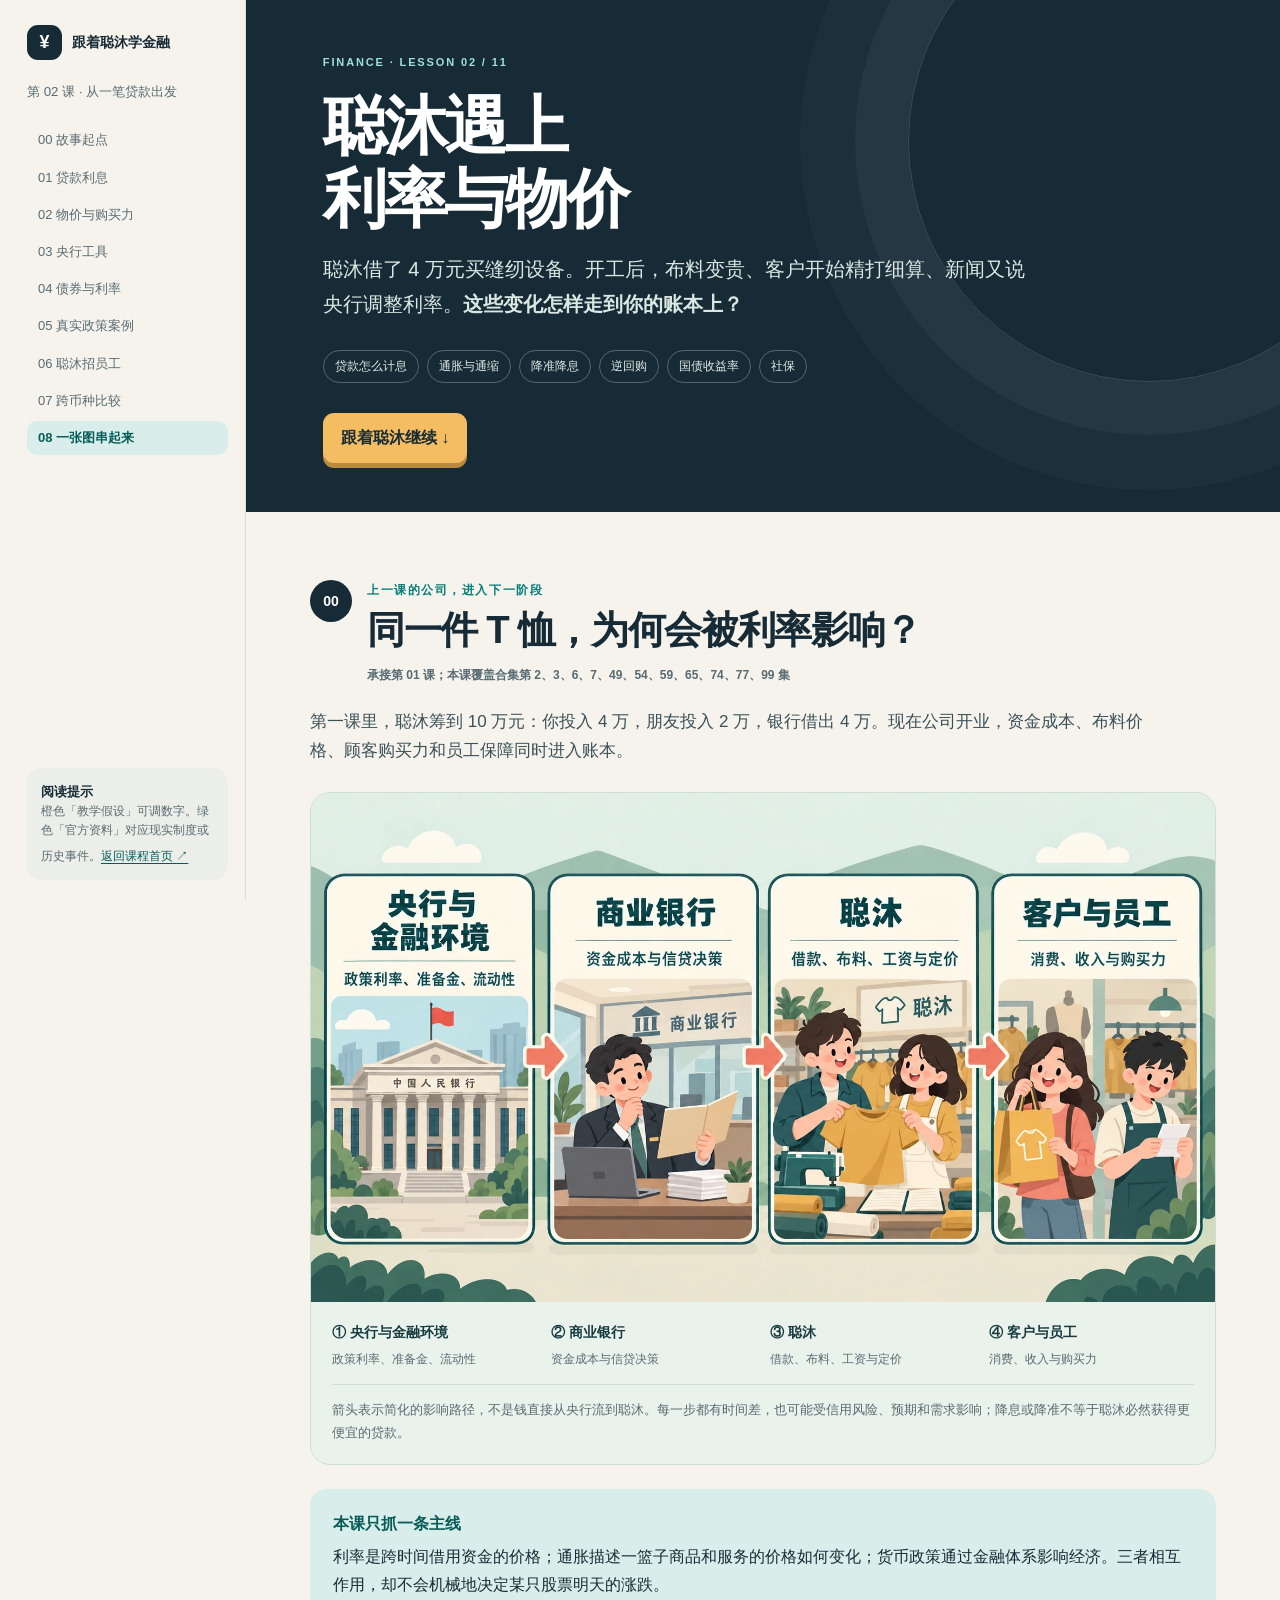
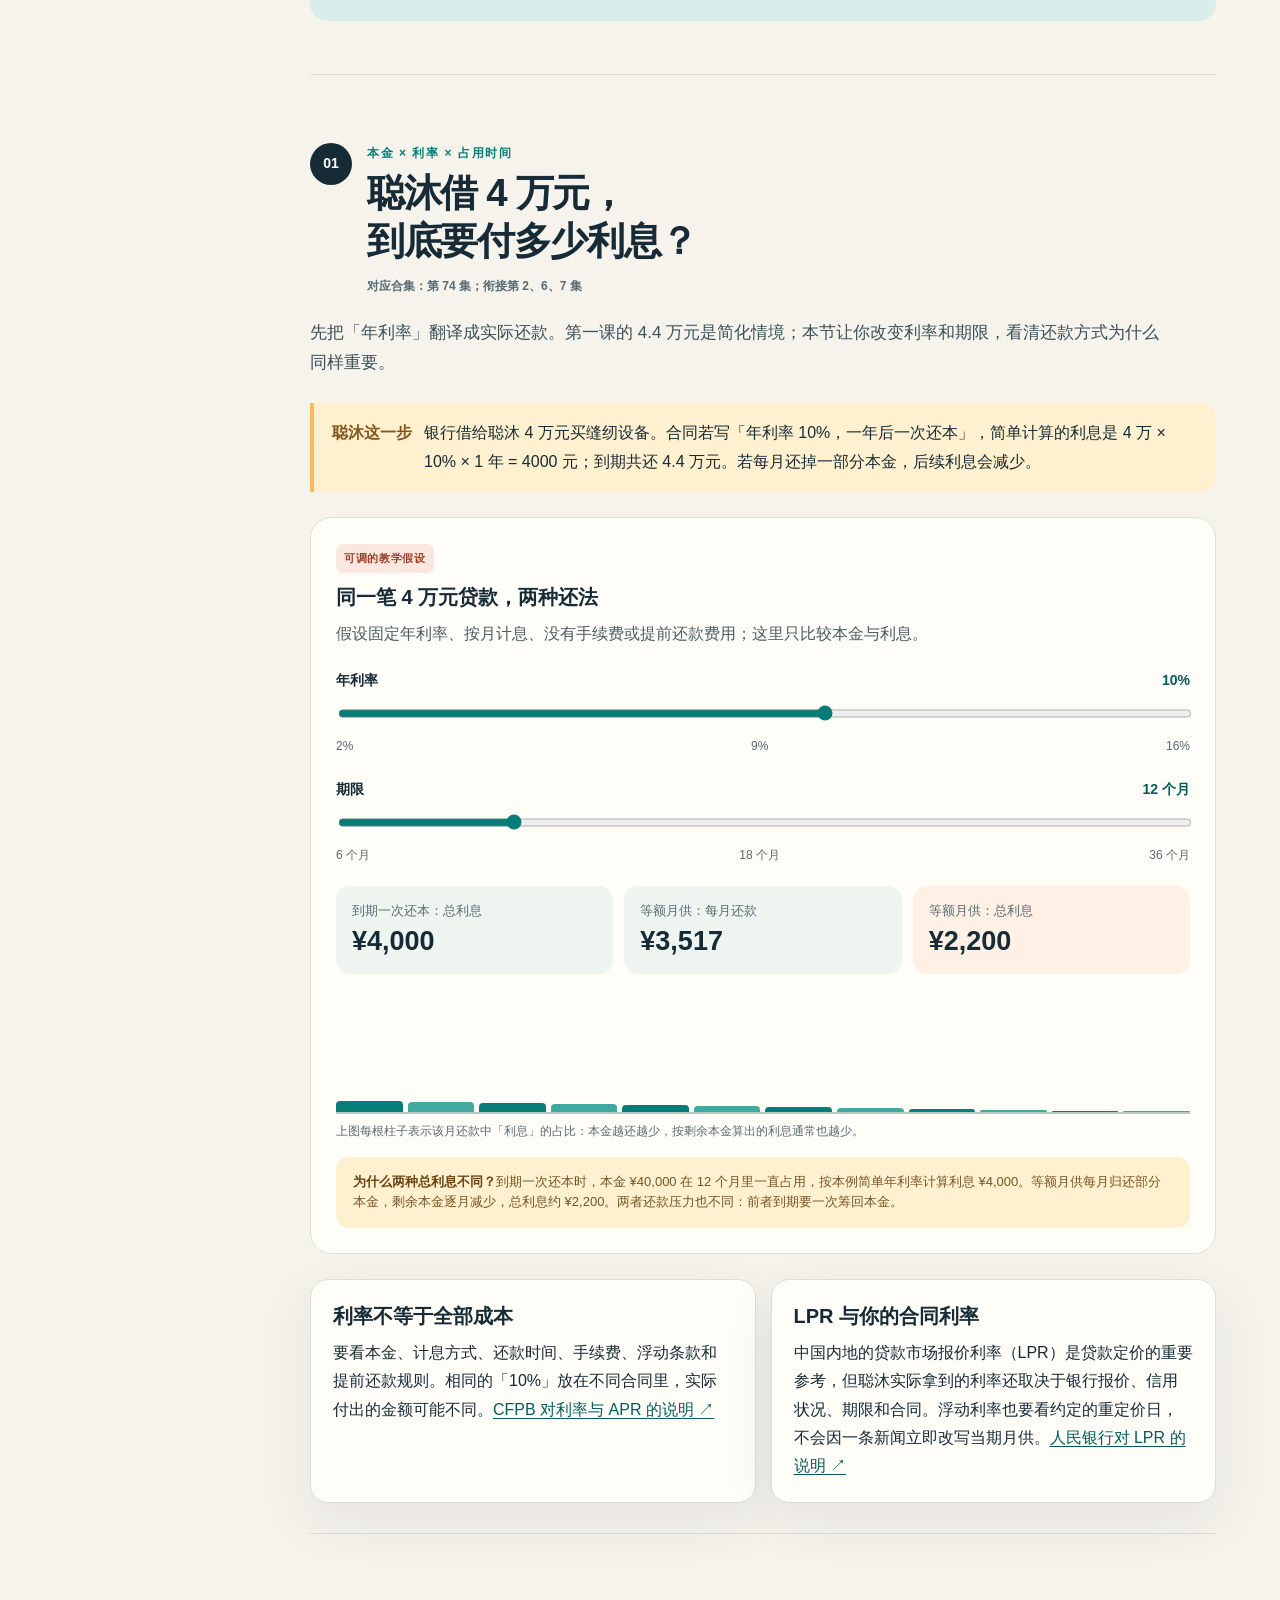
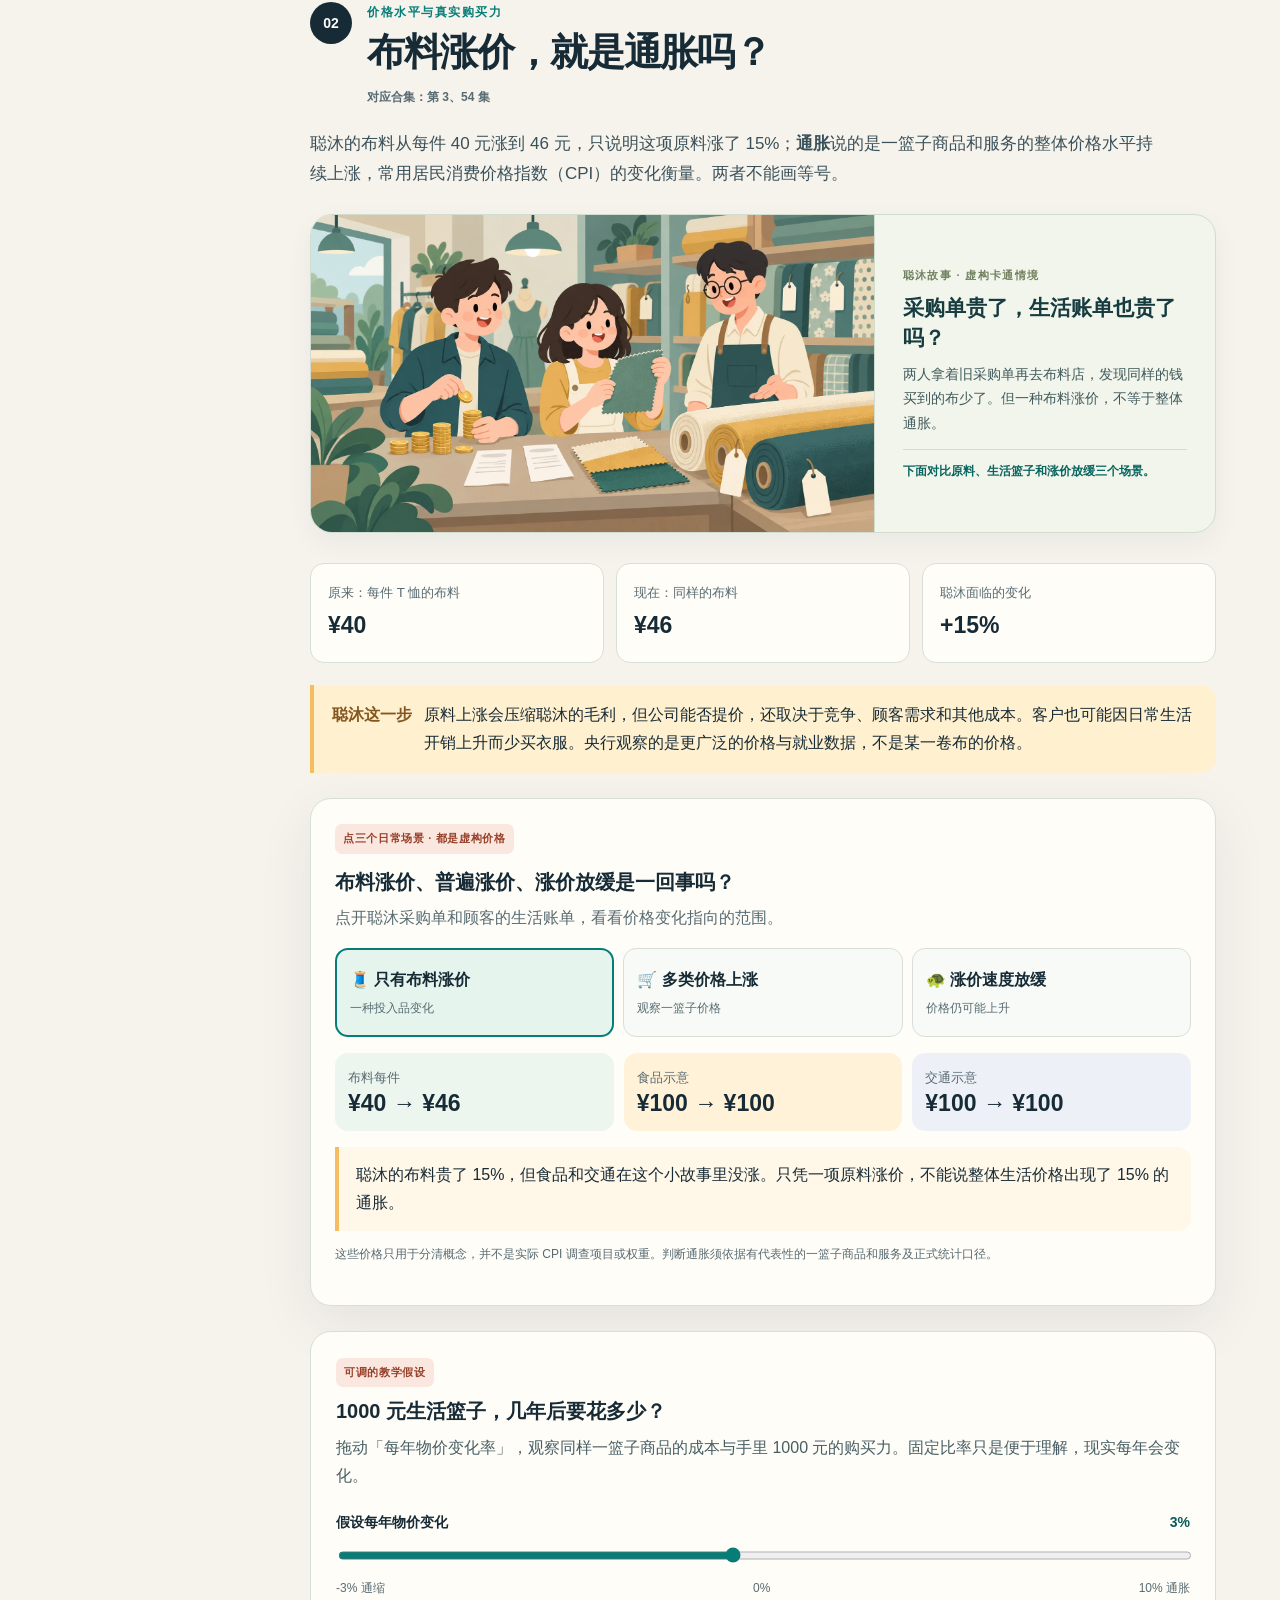
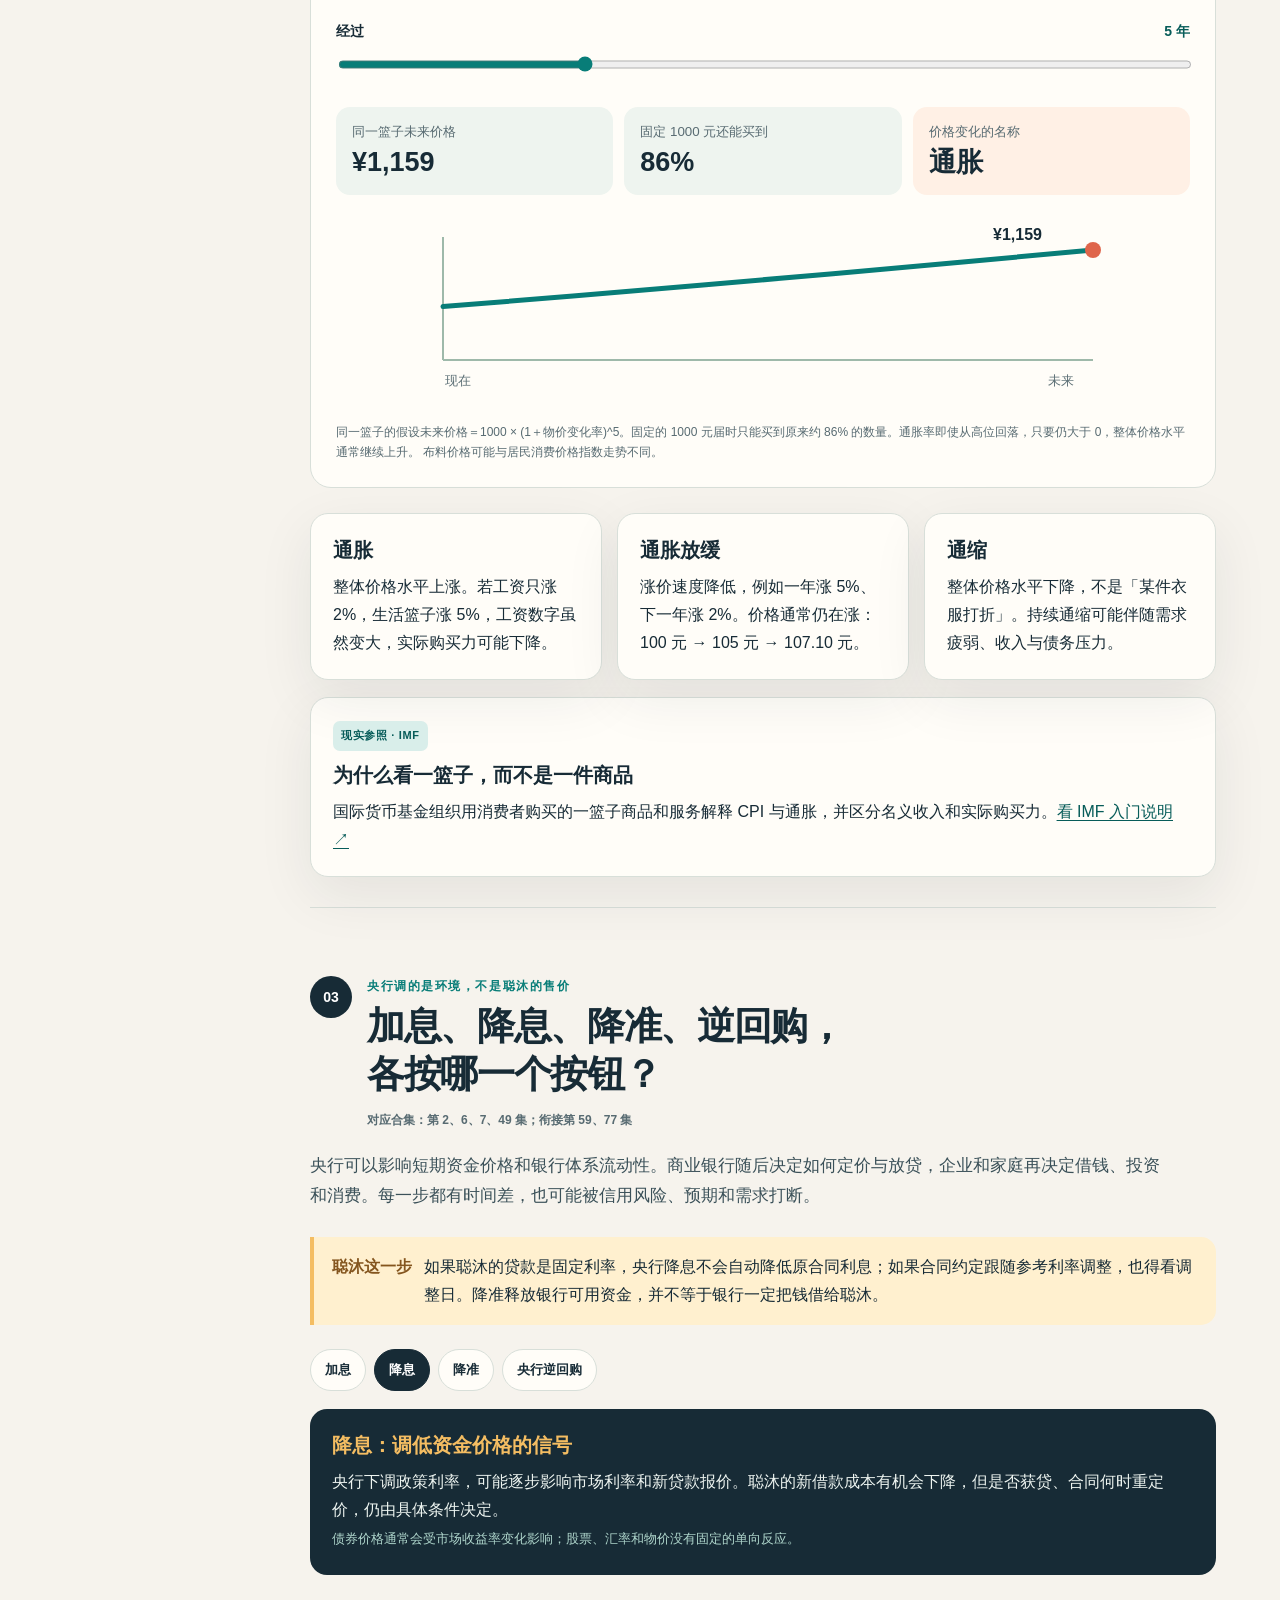
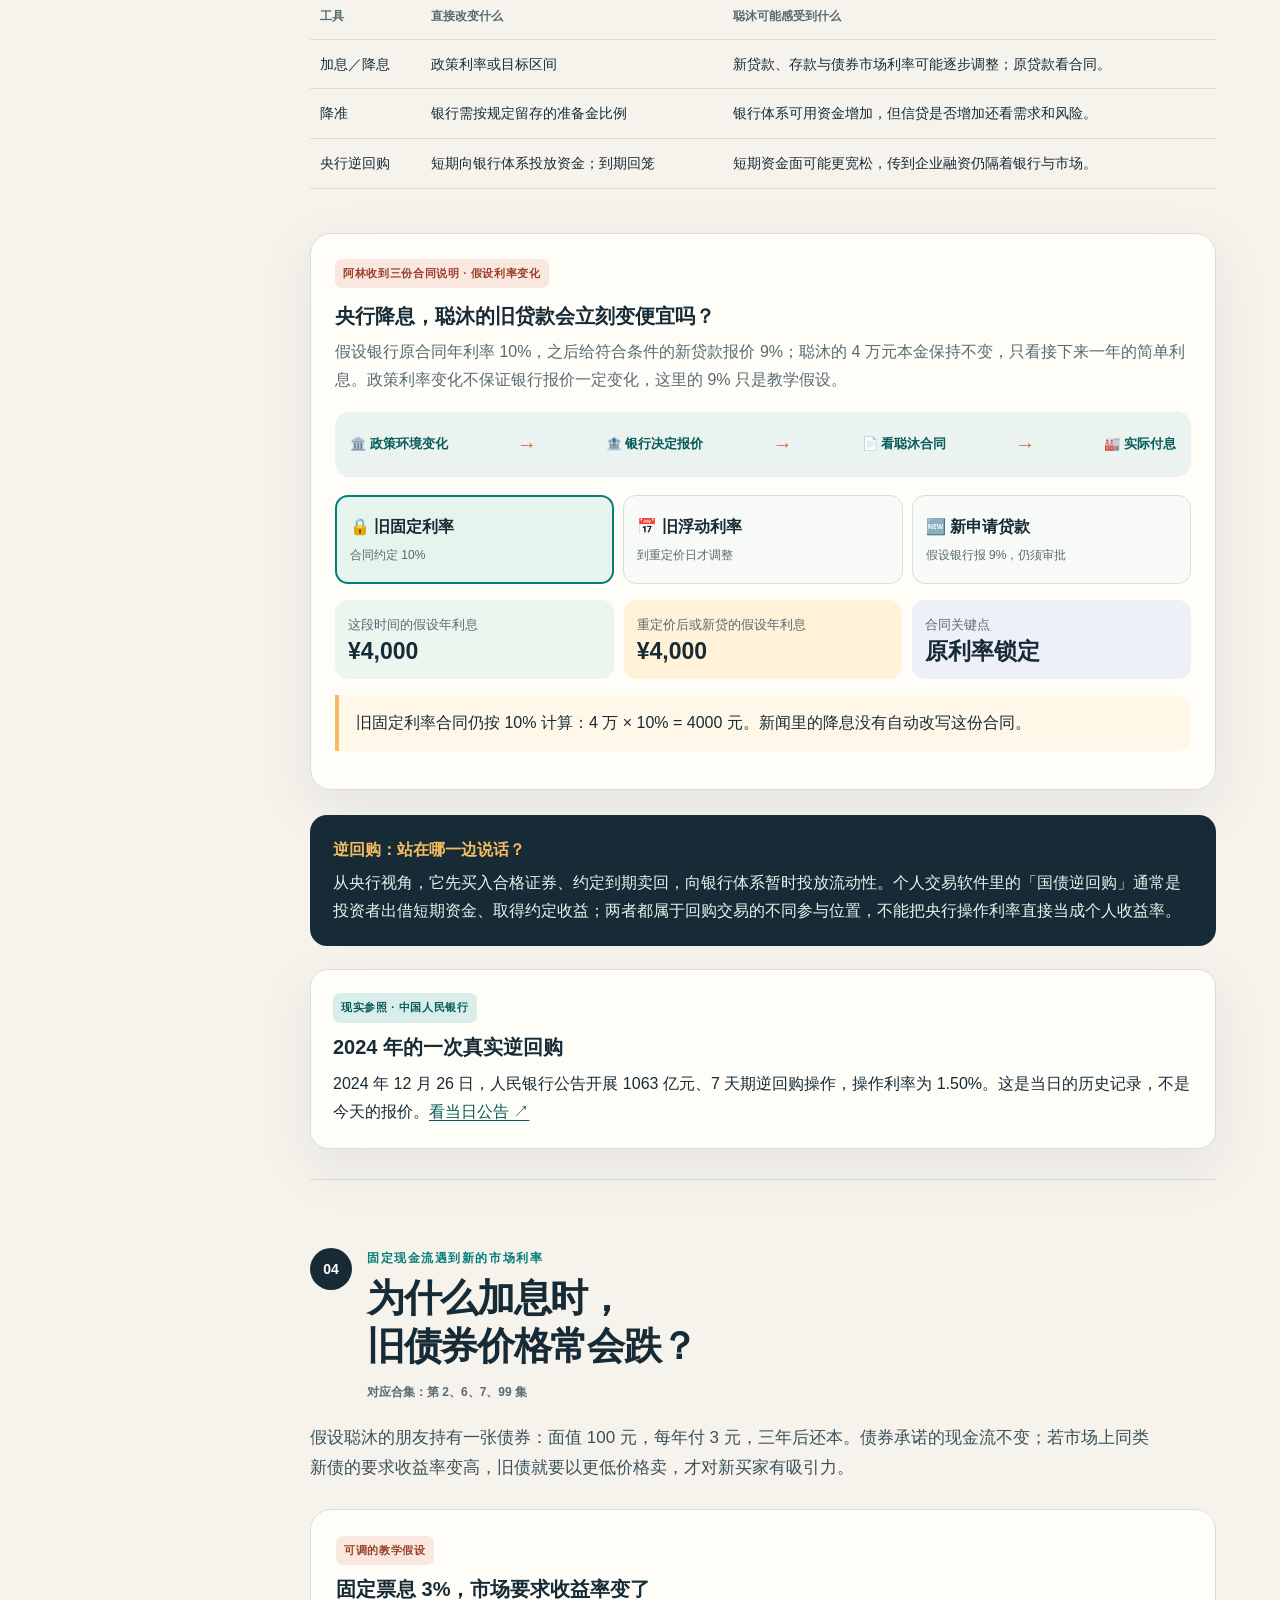
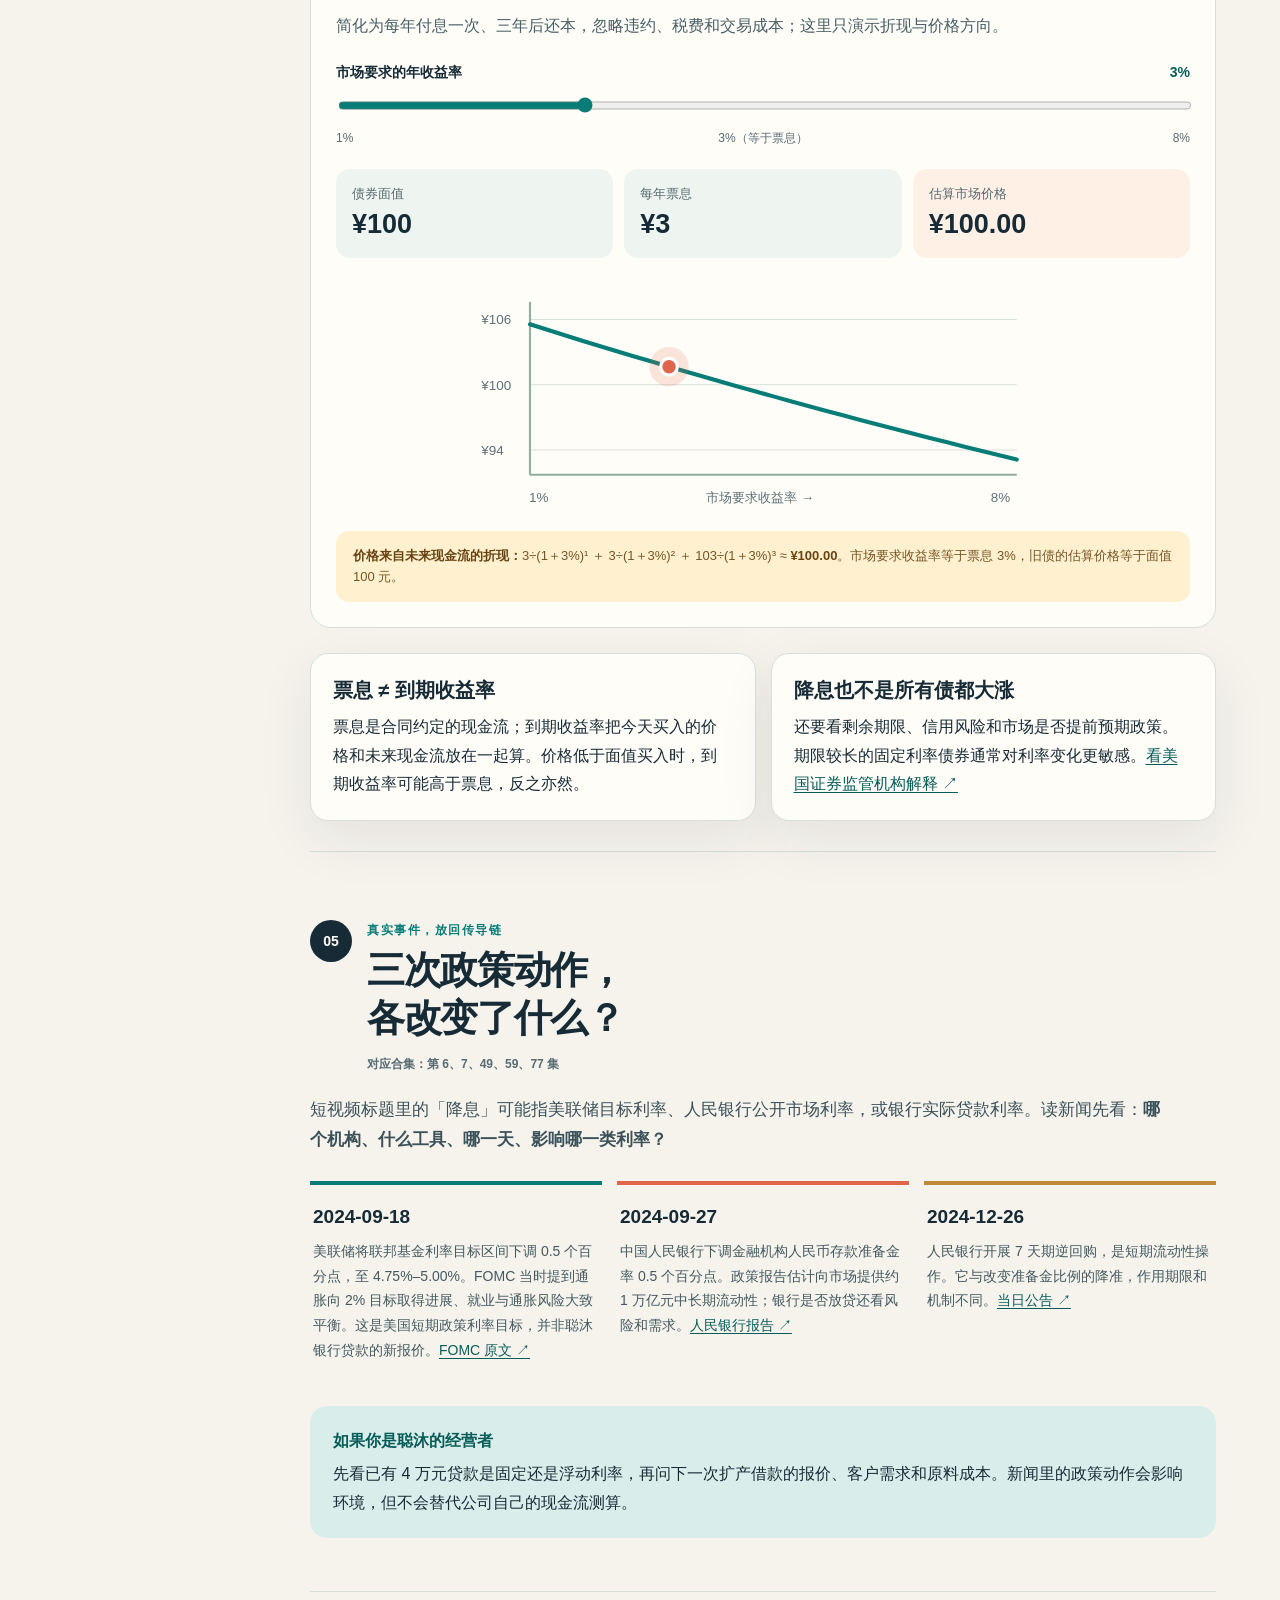
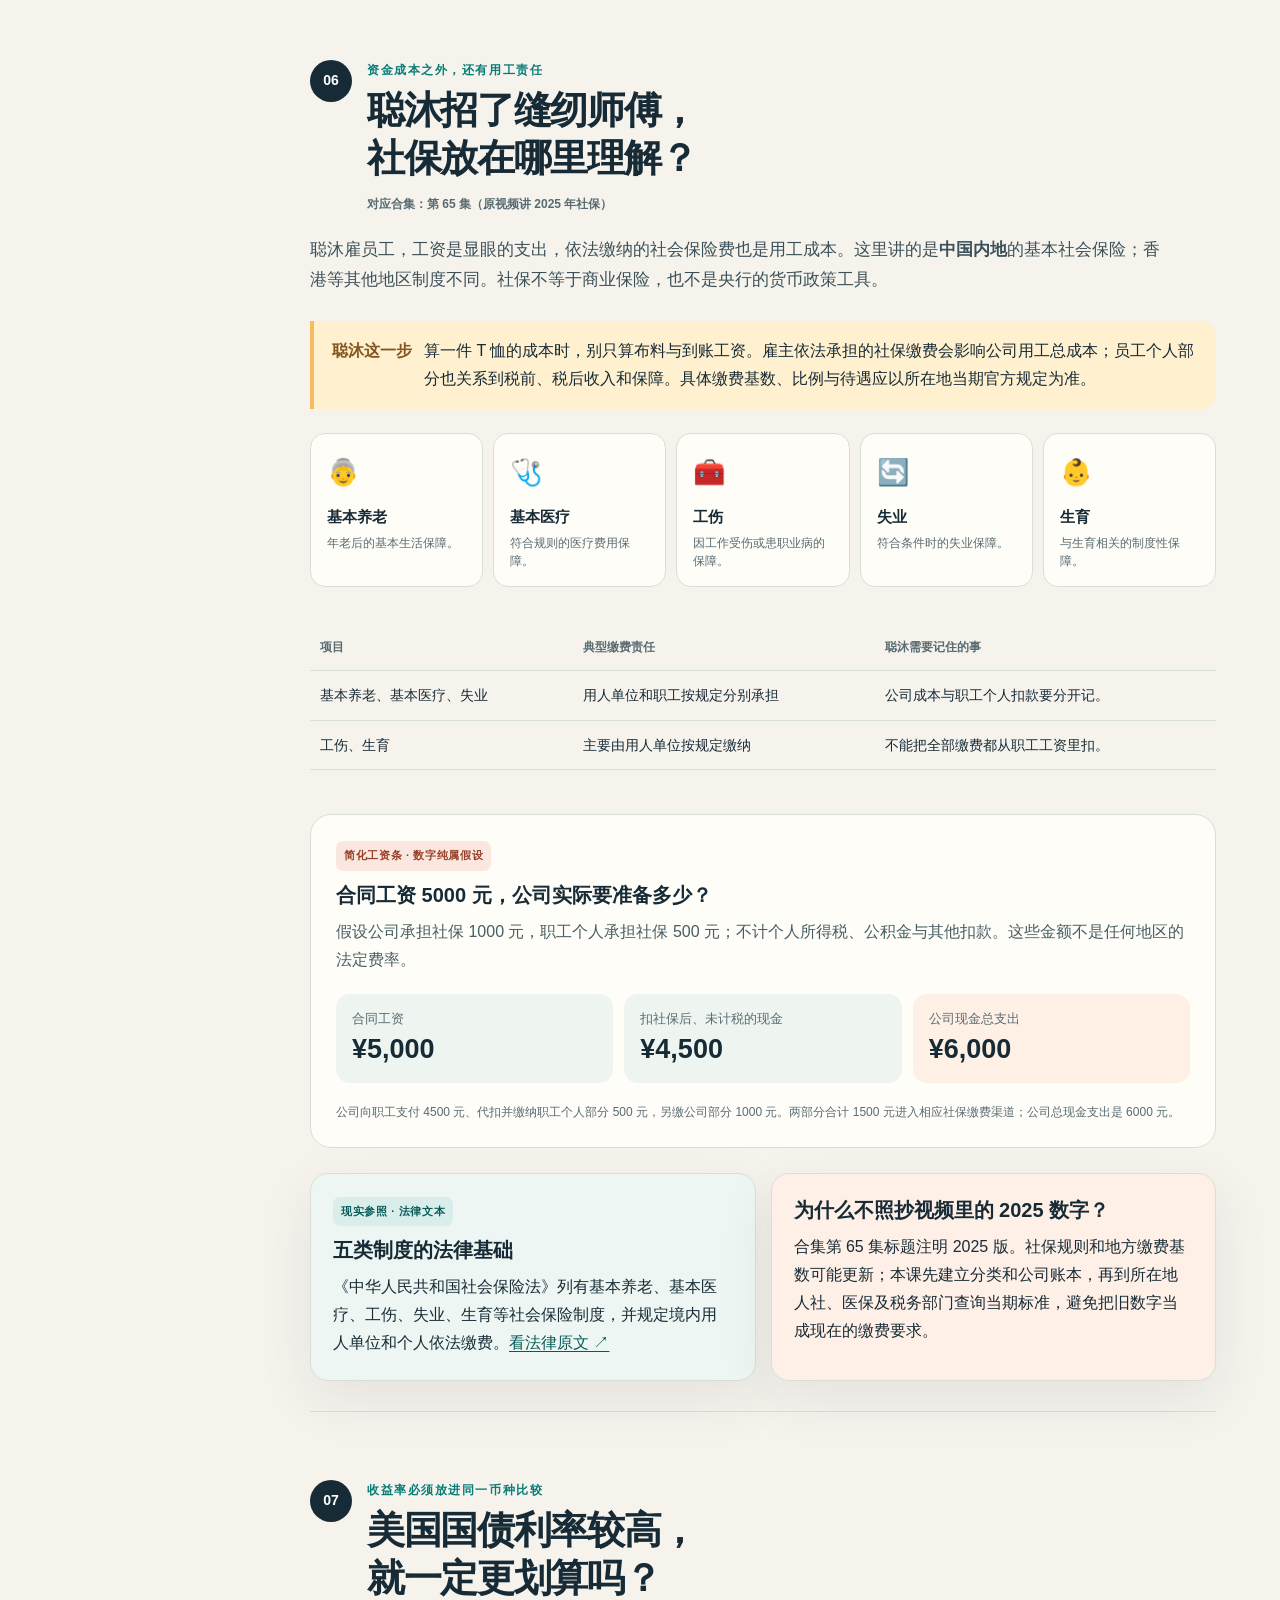
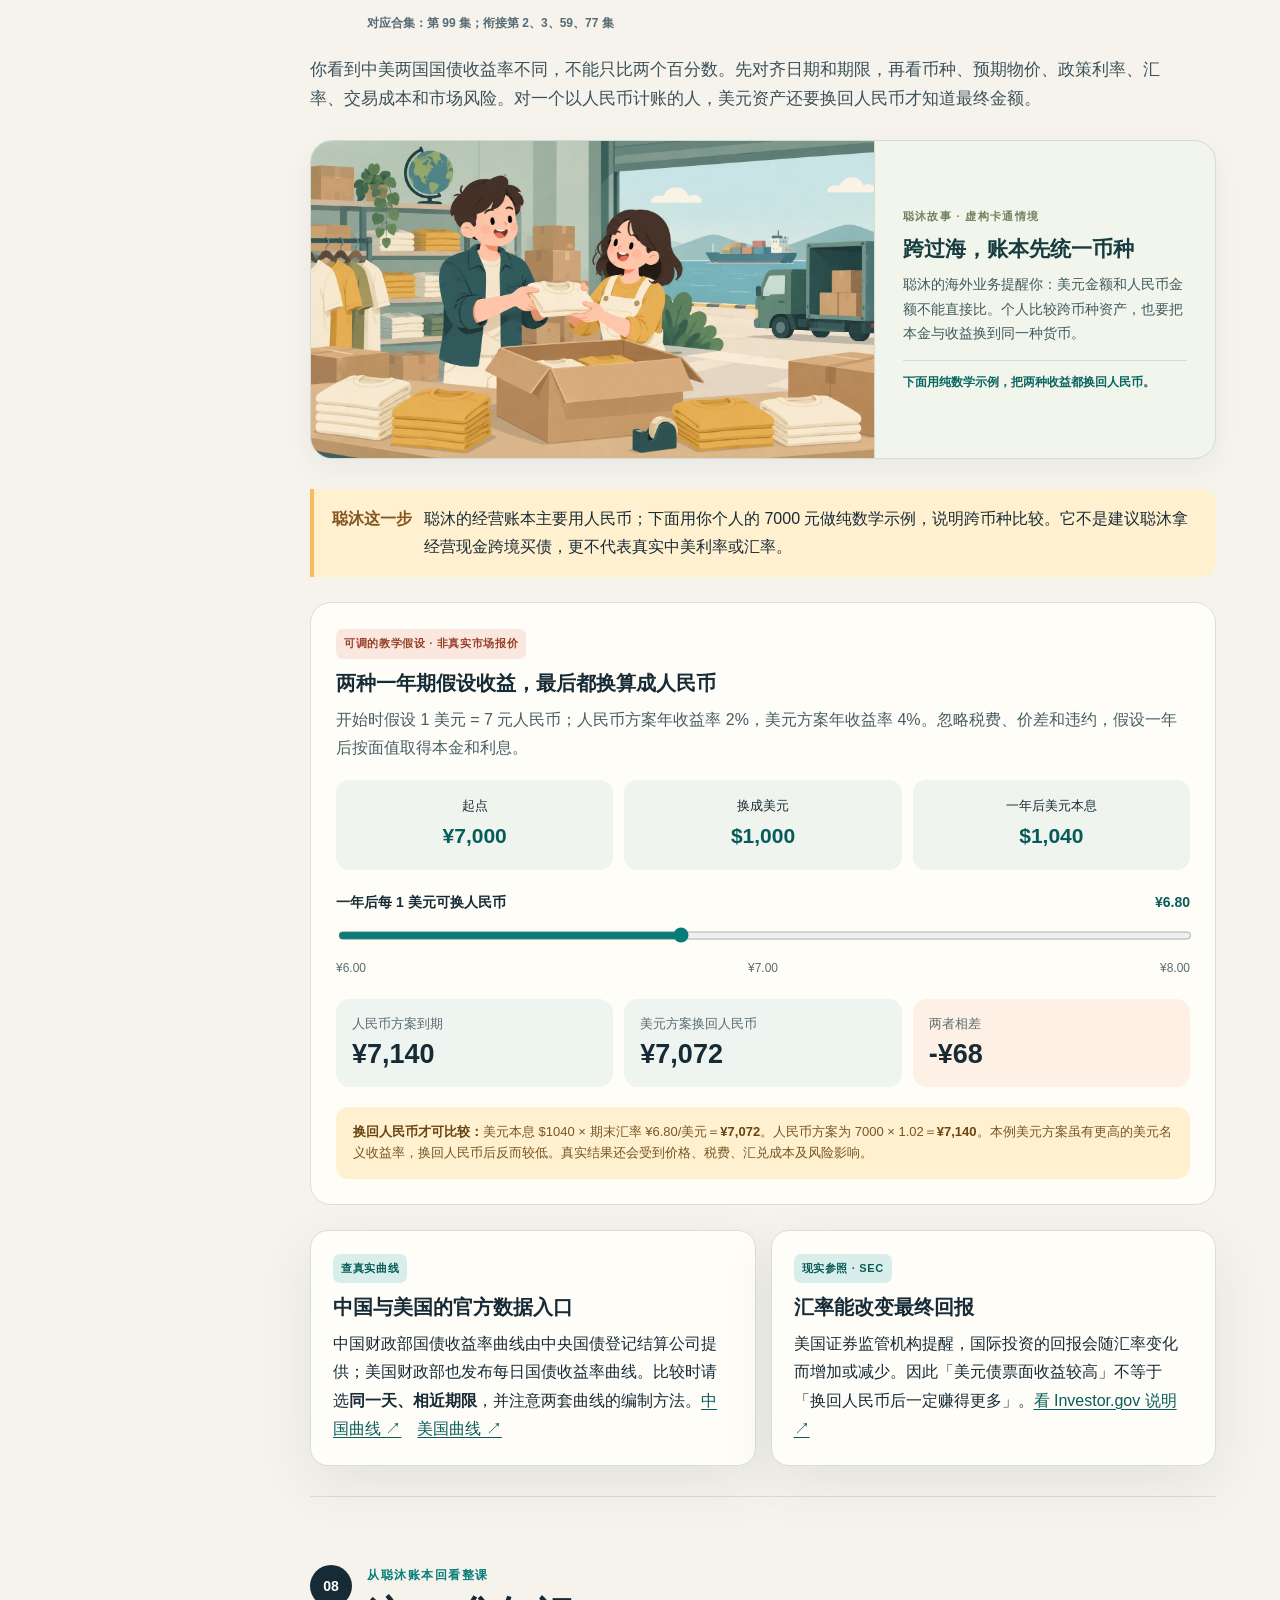
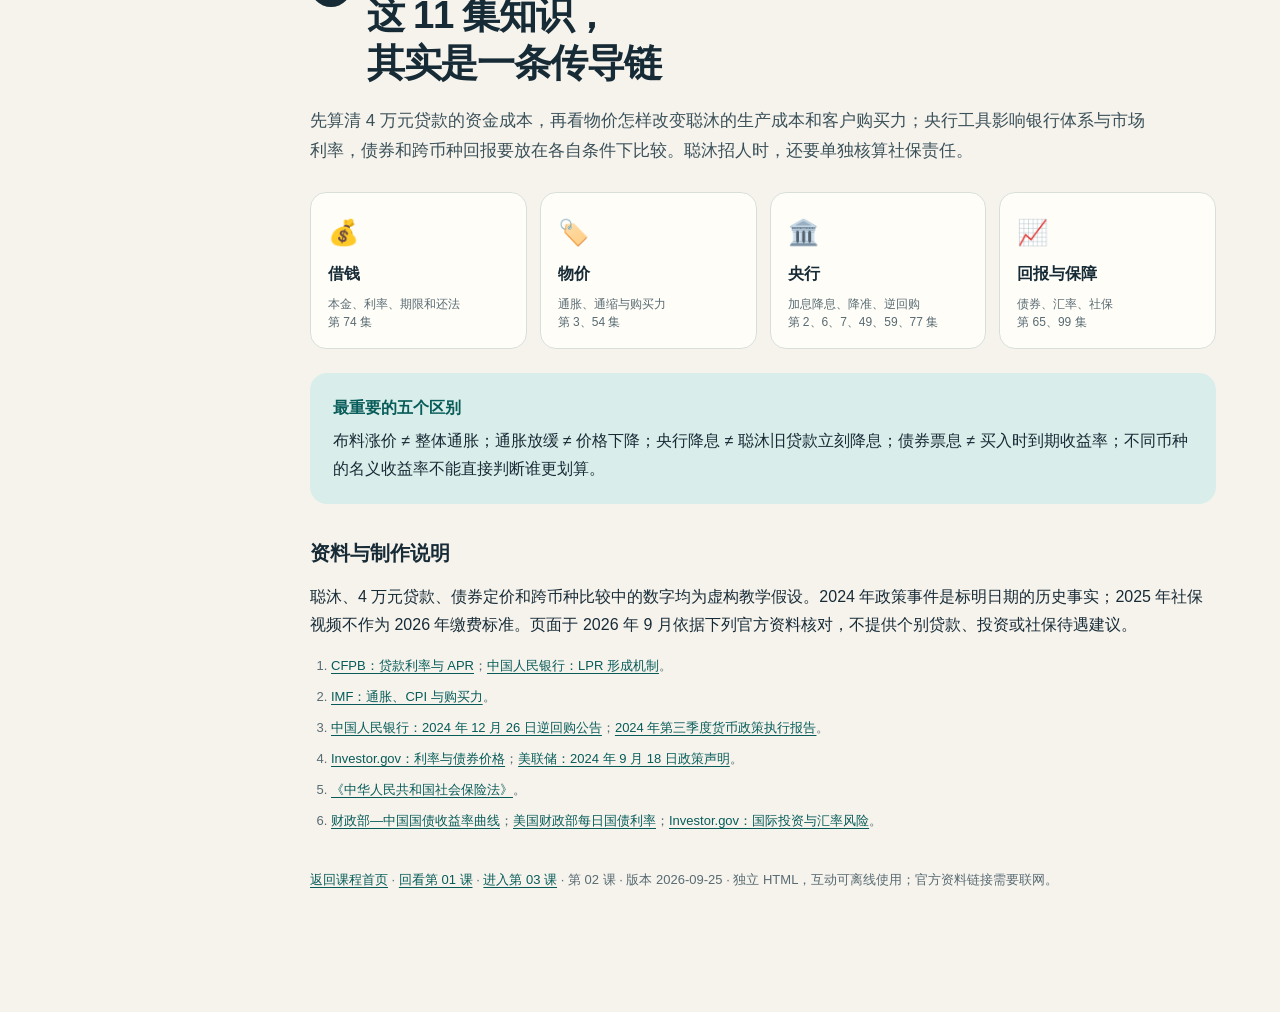
<file: finance-course-02.html>
<!doctype html>
<html lang="zh-CN">
<head>
  <meta charset="utf-8">
  <meta name="viewport" content="width=device-width, initial-scale=1">
  <meta name="color-scheme" content="light">
  <meta name="description" content="跟着聪沐服装公司，理解贷款利率、通胀、货币政策、逆回购、债券价格、社保与跨币种收益率。">
  <title>第 02 课｜聪沐遇上利率与物价</title>
  <style>
    :root{--paper:#f6f3ed;--white:#fffdf8;--ink:#172b36;--muted:#586b72;--line:#d8dfd9;--teal:#087d78;--teal-dark:#075c59;--teal-soft:#d9eeea;--coral:#df654b;--coral-soft:#fae7df;--gold:#f4bd62;--gold-soft:#fff0cf;--shadow:0 18px 55px rgba(23,43,54,.08)}
    *{box-sizing:border-box}html{scroll-behavior:smooth}body{margin:0;background:var(--paper);color:var(--ink);font-family:-apple-system,BlinkMacSystemFont,"PingFang SC","Microsoft YaHei","Noto Sans CJK SC",sans-serif;line-height:1.76}button,input{font:inherit}button{cursor:pointer}a{color:var(--teal-dark);text-decoration-thickness:1px;text-underline-offset:3px}a:hover{color:var(--coral)}:focus-visible{outline:3px solid var(--coral);outline-offset:3px}::selection{background:#bce4da}
    .shell{display:grid;grid-template-columns:246px minmax(0,1fr);max-width:1470px;margin:auto}.rail{position:sticky;top:0;height:100vh;padding:25px 17px 20px 27px;border-right:1px solid var(--line);display:flex;flex-direction:column;gap:20px}.brand{display:flex;align-items:center;gap:10px;font-size:14px;font-weight:850}.brand-mark{width:35px;height:35px;border-radius:11px;background:var(--ink);color:white;display:grid;place-items:center;font-size:18px}.rail small{color:var(--muted)}.rail nav{display:grid;gap:3px}.rail nav a{display:block;padding:8px 11px;border-radius:10px;color:var(--muted);text-decoration:none;font-size:13px;line-height:1.4}.rail nav a:hover,.rail nav a.active{background:var(--teal-soft);color:var(--teal-dark);font-weight:750}.rail-bottom{margin-top:auto;padding:14px;background:#ecefe9;border-radius:15px;font-size:12px;color:var(--muted);line-height:1.55}.rail-bottom b{display:block;color:var(--ink);font-size:13px}.rail-bottom a{display:inline-block;margin-top:8px}.main{min-width:0}.hero{background:var(--ink);color:#fff;padding:53px clamp(24px,6vw,84px) 49px;position:relative;overflow:hidden}.hero:before{content:"";position:absolute;right:-110px;top:-100px;width:480px;height:480px;border:1px solid rgba(255,255,255,.15);border-radius:50%;box-shadow:0 0 0 53px rgba(255,255,255,.035),0 0 0 108px rgba(255,255,255,.025);pointer-events:none}.eyebrow{color:#9de1d5;font-size:11px;letter-spacing:.17em;text-transform:uppercase;font-weight:850}.hero h1{font-size:clamp(36px,5vw,68px);line-height:1.14;letter-spacing:-.05em;margin:18px 0 16px;max-width:760px}.hero .lead{font-size:clamp(16px,2vw,20px);color:#dbe7e3;max-width:720px;margin:0}.hero-meta{display:flex;flex-wrap:wrap;gap:8px;margin-top:27px}.tag{border:1px solid rgba(255,255,255,.27);border-radius:50px;padding:5px 11px;font-size:12px;color:#e2ebe7}.hero-cta{display:inline-block;margin-top:30px;padding:11px 18px;background:var(--gold);border-radius:11px;color:var(--ink);font-weight:850;text-decoration:none;box-shadow:0 5px 0 #b98a3f}.hero-cta:hover{color:var(--ink);transform:translateY(2px);box-shadow:0 3px 0 #b98a3f}.content{max-width:1110px;margin:auto;padding:0 clamp(22px,5vw,70px) 90px}.section{padding:68px 0 30px;border-bottom:1px solid var(--line);scroll-margin-top:14px}.section:last-child{border:0}.section-top{display:flex;gap:15px;align-items:start}.num{flex:none;width:42px;height:42px;border-radius:50%;display:grid;place-items:center;background:var(--ink);color:#fff;font-size:14px;font-weight:850}.kicker{font-size:12px;font-weight:850;letter-spacing:.13em;color:var(--teal);margin:0 0 5px}.section h2{font-size:clamp(27px,3vw,39px);letter-spacing:-.035em;line-height:1.26;margin:0}.section h3{font-size:20px;line-height:1.4;margin:0 0 9px}.intro{font-size:17px;color:#3b5159;max-width:850px;margin:18px 0 26px}.episode{display:inline-block;color:var(--muted);font-size:12px;font-weight:700;margin-top:11px}.story{display:flex;gap:12px;padding:16px 18px;background:var(--gold-soft);border-left:4px solid var(--gold);border-radius:0 15px 15px 0;margin:20px 0 24px}.story b{color:#84551e;white-space:nowrap}.story p{margin:0}.grid-2{display:grid;grid-template-columns:repeat(2,minmax(0,1fr));gap:15px}.grid-3{display:grid;grid-template-columns:repeat(3,minmax(0,1fr));gap:15px}.card{background:var(--white);border:1px solid var(--line);border-radius:18px;padding:22px;box-shadow:var(--shadow)}.card p{margin:8px 0 0}.card.pale{background:#edf6f2}.card.warm{background:#fff0e7}.micro{font-size:11px;letter-spacing:.12em;text-transform:uppercase;color:var(--teal-dark);font-weight:850;margin:0 0 8px!important}.example{display:inline-block;background:var(--coral-soft);color:#983f28;border-radius:7px;padding:5px 8px;font-size:11px;font-weight:850;letter-spacing:.06em;margin-bottom:10px}.example.real{background:var(--teal-soft);color:var(--teal-dark)}.callout{background:var(--ink);color:#e9f2ee;border-radius:17px;padding:21px 23px;margin:23px 0}.callout b{color:var(--gold)}.callout p{margin:5px 0 0}.callout.light{background:var(--teal-soft);color:var(--ink)}.callout.light b{color:var(--teal-dark)}.sim{background:var(--white);border:1px solid var(--line);border-radius:21px;padding:25px;margin:25px 0}.sim p{margin:7px 0 0;color:#475e64}.sim-head{display:flex;justify-content:space-between;align-items:start;gap:15px}.label{display:flex;justify-content:space-between;gap:15px;font-size:14px;font-weight:750;margin:20px 0 5px}.label output{color:var(--teal-dark);font-variant-numeric:tabular-nums}.range{width:100%;height:27px;accent-color:var(--teal)}.scale{display:flex;justify-content:space-between;color:var(--muted);font-size:12px}.metrics{display:grid;grid-template-columns:repeat(3,1fr);gap:11px;margin:20px 0}.metric{background:#eef4ef;padding:16px;border-radius:14px}.metric.warm{background:#fff0e5}.metric small{display:block;color:var(--muted);line-height:1.4}.metric strong{display:block;font-size:clamp(20px,2.5vw,27px);font-variant-numeric:tabular-nums;line-height:1.25;margin-top:4px}.mini{font-size:12px;color:var(--muted)!important;line-height:1.6}.bar-chart{display:flex;align-items:end;gap:5px;height:118px;margin:22px 0 8px;border-bottom:2px solid #b7c8c0}.bar-chart span{flex:1;min-width:7px;background:var(--teal);border-radius:4px 4px 0 0;transition:height .35s}.bar-chart span:nth-child(even){background:#40aaa0}.bar-chart small{display:none}.formula{padding:15px 17px;background:var(--gold-soft);border-radius:13px;font-size:13px;color:#765525;line-height:1.6;margin-top:15px}.formula b{color:#694411}.costline{display:grid;grid-template-columns:repeat(3,1fr);gap:12px;margin:22px 0}.costline>div{padding:17px;background:var(--white);border:1px solid var(--line);border-radius:14px}.costline strong{display:block;font-size:23px}.costline small{display:block;color:var(--muted)}.price-path{width:100%;height:auto;display:block;max-width:720px;margin:18px auto}.price-path text{font-family:inherit}.chip-row{display:flex;flex-wrap:wrap;gap:8px;margin:18px 0}.chip{border:1px solid var(--line);background:var(--white);border-radius:100px;padding:8px 14px;min-height:42px;color:var(--ink);font-size:13px;font-weight:800}.chip:hover{border-color:var(--teal)}.chip[aria-pressed="true"]{background:var(--ink);border-color:var(--ink);color:#fff}.policy-flow{display:grid;grid-template-columns:repeat(4,minmax(0,1fr));gap:13px;margin:24px 0}.policy-node{background:var(--white);border:1px solid var(--line);border-radius:16px;padding:17px;min-height:152px;position:relative}.policy-flow.chain .policy-node:not(:last-child):after{content:"→";position:absolute;right:-17px;top:56px;color:var(--coral);font-size:25px;font-weight:900;z-index:2}.policy-node b{display:block;font-size:16px}.policy-node span{display:block;font-size:25px;margin-bottom:6px}.policy-node small{display:block;color:var(--muted);font-size:12px;line-height:1.5;margin-top:7px}.policy-node.active{border-color:var(--teal);box-shadow:0 0 0 3px #d9eeea}.policy-node.active:before{content:"";position:absolute;inset:-4px;border:2px solid var(--teal);border-radius:19px;animation:pulse 2.3s ease-out infinite;pointer-events:none}@keyframes pulse{0%{opacity:.7;transform:scale(1)}100%{opacity:0;transform:scale(1.05)}}.policy-panel{background:var(--ink);border-radius:17px;padding:22px;color:#eef5f1;min-height:150px}.policy-panel h3{color:var(--gold)}.policy-panel p{margin:6px 0 0}.policy-panel small{color:#aed5cb}.table-wrap{overflow-x:auto}.table{border-collapse:collapse;width:100%;margin:19px 0}.table th,.table td{text-align:left;border-bottom:1px solid var(--line);padding:12px 10px;vertical-align:top}.table th{font-size:12px;color:var(--muted)}.table td{font-size:14px}.timeline{display:grid;grid-template-columns:repeat(3,1fr);gap:15px;margin:22px 0}.timeline>div{border-top:4px solid var(--teal);padding:15px 3px}.timeline>div:nth-child(2){border-color:var(--coral)}.timeline>div:nth-child(3){border-color:#bd8b39}.timeline strong{font-size:19px}.timeline p{font-size:14px;color:#435a60;margin:6px 0}.bond-chart{display:block;width:100%;max-width:580px;height:auto;margin:20px auto 10px}.bond-chart text{font-family:inherit}.bond-chart .grid{stroke:#d7e1d9;stroke-width:1}.bond-chart .curve{fill:none;stroke:var(--teal);stroke-width:4;stroke-linecap:round}.bond-chart .point{fill:var(--coral);stroke:#fff;stroke-width:3;transition:cx .25s,cy .25s}.bond-chart .point-halo{fill:var(--coral);opacity:.17;transition:cx .25s,cy .25s}.social-grid{display:grid;grid-template-columns:repeat(5,1fr);gap:10px;margin:19px 0}.social-grid>div{background:var(--white);border:1px solid var(--line);border-radius:15px;padding:16px}.social-grid span{font-size:26px}.social-grid b{display:block;font-size:15px;margin-top:8px}.social-grid p{font-size:12px;color:var(--muted);margin:4px 0 0;line-height:1.5}.fx-flow{display:grid;grid-template-columns:repeat(3,1fr);gap:11px;margin:18px 0}.fx-flow>div{padding:15px;background:#f0f4ef;border-radius:13px;text-align:center;font-size:13px}.fx-flow strong{display:block;font-size:21px;color:var(--teal-dark);font-variant-numeric:tabular-nums}.source-list{padding-left:21px;font-size:13px;color:var(--muted)}.source-list li{margin:8px 0}.footer{padding-top:23px;font-size:13px;color:var(--muted)}.progress{height:4px;position:fixed;left:0;top:0;width:0;background:var(--coral);z-index:10;pointer-events:none}.print-note{display:none}
    @media(max-width:1080px){.shell{grid-template-columns:205px minmax(0,1fr)}.rail{padding:22px 10px 15px}.policy-flow{grid-template-columns:repeat(2,1fr)}.policy-flow.chain{grid-template-columns:1fr}.policy-flow.chain .policy-node{min-height:0}.policy-flow.chain .policy-node:not(:last-child):after{content:"↓";right:50%;top:auto;bottom:-23px;transform:translateX(50%)}.social-grid{grid-template-columns:repeat(3,1fr)}}
    @media(max-width:760px){.shell{display:block}.rail{position:relative;height:auto;border-right:0;border-bottom:1px solid var(--line);padding:14px 18px;gap:9px}.rail nav{display:flex;overflow:auto;gap:5px;scrollbar-width:thin}.rail nav a{white-space:nowrap;padding:8px 10px}.rail-bottom,.rail small{display:none}.hero{padding:42px 22px}.hero:before{right:-290px}.content{padding:0 19px 65px}.section{padding-top:54px}.grid-2,.grid-3,.timeline{grid-template-columns:1fr}.policy-flow{grid-template-columns:1fr 1fr}.metrics,.costline{grid-template-columns:1fr 1fr}.metrics>.metric:last-child,.costline>div:last-child{grid-column:span 2}.social-grid{grid-template-columns:repeat(2,1fr)}.story{display:block}.story b{display:block;margin-bottom:4px}.sim{padding:20px}.section-top{gap:11px}.num{width:35px;height:35px;font-size:12px}}
    @media(max-width:440px){.policy-flow,.metrics,.costline,.fx-flow{grid-template-columns:1fr}.metrics>.metric:last-child,.costline>div:last-child{grid-column:auto}.social-grid{grid-template-columns:1fr 1fr}.section h2{font-size:26px}.hero h1{font-size:38px}}
    @media(prefers-reduced-motion:reduce){html{scroll-behavior:auto}*,*:before,*:after{animation:none!important;transition:none!important}}
    @media print{.rail,.hero-cta,.progress,.range,.chip-row{display:none!important}.shell{display:block}.hero{background:#fff;color:#000;padding:10px 0 20px}.hero .lead{color:#222}.hero:before{display:none}.content{max-width:none;padding:0}.section{break-inside:avoid;padding-top:26px}.card,.sim{box-shadow:none}.print-note{display:block}}

    .story-sim{background:var(--white);border:1px solid var(--line);border-radius:21px;padding:24px;margin:25px 0;box-shadow:0 18px 55px rgba(23,43,54,.08)}.story-sim h3{margin:4px 0 8px}.story-sim>p{margin:0 0 16px;color:var(--muted)}.scene-choice{display:grid;grid-template-columns:repeat(3,1fr);gap:9px;margin:15px 0}.scene-choice button{background:#f7faf6;border:1px solid var(--line);border-radius:13px;text-align:left;color:var(--ink);padding:13px;min-height:89px}.scene-choice button[aria-pressed=true]{background:#e5f4ec;border:2px solid var(--teal)}.scene-choice b,.scene-choice small{display:block}.scene-choice small{font-size:12px;color:var(--muted);margin-top:4px}.scene-numbers{display:grid;grid-template-columns:repeat(3,1fr);gap:10px;margin:16px 0}.scene-numbers>div{background:#edf5ef;border-radius:13px;padding:13px}.scene-numbers small{display:block;color:var(--muted)}.scene-numbers strong{display:block;font-size:23px;line-height:1.25}.scene-numbers>div:nth-child(2){background:#fff2d8}.scene-numbers>div:nth-child(3){background:#eef0f8}.scene-note{border-left:4px solid var(--gold);background:#fff7e8;padding:14px 17px;border-radius:0 13px 13px 0;margin:14px 0}.policy-path{display:flex;gap:7px;align-items:center;justify-content:space-between;background:#eaf3ef;border-radius:14px;padding:15px;margin:18px 0;color:var(--teal-dark);font-size:13px;font-weight:800}.policy-path i{font-style:normal;color:var(--coral);font-size:20px}@media(max-width:620px){.scene-choice,.scene-numbers{grid-template-columns:1fr}.story-sim{padding:18px}.policy-path{flex-wrap:wrap}}
  .policy-story-art{overflow:hidden;background:#eaf2ec;border:1px solid #cfded5;border-radius:20px;padding:0;margin:24px 0}.policy-story-art img{display:block;width:100%;height:auto;aspect-ratio:1672/941}.policy-story-art figcaption{font-size:13px;color:var(--muted);padding:19px 21px}.policy-story-labels{display:grid;grid-template-columns:repeat(4,minmax(0,1fr));gap:14px}.policy-story-labels span{display:block;font-size:12px;line-height:1.7}.policy-story-labels b{display:block;color:#173c40;font-size:14px;margin-bottom:4px}.policy-story-art figcaption p{margin:15px 0 0;padding-top:14px;border-top:1px solid #cfded5}@media(max-width:760px){.policy-story-labels{grid-template-columns:repeat(2,minmax(0,1fr))}}@media(max-width:450px){.policy-story-labels{grid-template-columns:1fr}}
</style>
<link rel="stylesheet" href="assets/course-art.css?v=20260928-art">
</head>
<body>
  <div class="progress" id="readProgress" aria-hidden="true"></div>
  <div class="shell">
    <aside class="rail" aria-label="课程目录">
      <div class="brand"><span class="brand-mark" aria-hidden="true">¥</span><span>跟着聪沐学金融</span></div>
      <small>第 02 课 · 从一笔贷款出发</small>
      <nav id="toc"><a href="#opening">00 故事起点</a><a href="#loan">01 贷款利息</a><a href="#inflation">02 物价与购买力</a><a href="#policy">03 央行工具</a><a href="#bonds">04 债券与利率</a><a href="#reality">05 真实政策案例</a><a href="#social">06 聪沐招员工</a><a href="#global">07 跨币种比较</a><a href="#recap">08 一张图串起来</a></nav>
      <div class="rail-bottom"><b>阅读提示</b>橙色「教学假设」可调数字。绿色「官方资料」对应现实制度或历史事件。<a href="index.html">返回课程首页 ↗</a></div>
    </aside>
    <main class="main">
      <header class="hero">
        <div class="eyebrow">Finance · lesson 02 / 11</div>
        <h1>聪沐遇上<br>利率与物价</h1>
        <p class="lead">聪沐借了 4 万元买缝纫设备。开工后，布料变贵、客户开始精打细算、新闻又说央行调整利率。<b>这些变化怎样走到你的账本上？</b></p>
        <div class="hero-meta"><span class="tag">贷款怎么计息</span><span class="tag">通胀与通缩</span><span class="tag">降准降息</span><span class="tag">逆回购</span><span class="tag">国债收益率</span><span class="tag">社保</span></div>
        <a class="hero-cta" href="#opening">跟着聪沐继续 ↓</a>
      </header>
      <div class="content">
        <section class="section" id="opening">
          <div class="section-top"><span class="num">00</span><div><p class="kicker">上一课的公司，进入下一阶段</p><h2>同一件 T 恤，为何会被利率影响？</h2><span class="episode">承接第 01 课；本课覆盖合集第 2、3、6、7、49、54、59、65、74、77、99 集</span></div></div>
          <p class="intro">第一课里，聪沐筹到 10 万元：你投入 4 万，朋友投入 2 万，银行借出 4 万。现在公司开业，资金成本、布料价格、顾客购买力和员工保障同时进入账本。</p>
          <figure class="policy-story-art" id="policy-overview" aria-labelledby="policyOverviewCaption"><img src="assets/course-02-policy-flow.webp" width="1672" height="941" loading="lazy" decoding="async" alt="货币政策传导的四个卡通场景：央行与金融环境影响商业银行的资金成本与信贷决策，再影响聪沐的借款、生产和定价，并与客户及员工的消费、收入和购买力相联系。"><figcaption id="policyOverviewCaption"><div class="policy-story-labels"><span><b>① 央行与金融环境</b>政策利率、准备金、流动性</span><span><b>② 商业银行</b>资金成本与信贷决策</span><span><b>③ 聪沐</b>借款、布料、工资与定价</span><span><b>④ 客户与员工</b>消费、收入与购买力</span></div><p>箭头表示简化的影响路径，不是钱直接从央行流到聪沐。每一步都有时间差，也可能受信用风险、预期和需求影响；降息或降准不等于聪沐必然获得更便宜的贷款。</p></figcaption></figure>
          <div class="callout light"><b>本课只抓一条主线</b><p>利率是跨时间借用资金的价格；通胀描述一篮子商品和服务的价格如何变化；货币政策通过金融体系影响经济。三者相互作用，却不会机械地决定某只股票明天的涨跌。</p></div>
        </section>

        <section class="section" id="loan">
          <div class="section-top"><span class="num">01</span><div><p class="kicker">本金 × 利率 × 占用时间</p><h2>聪沐借 4 万元，<br>到底要付多少利息？</h2><span class="episode">对应合集：第 74 集；衔接第 2、6、7 集</span></div></div>
          <p class="intro">先把「年利率」翻译成实际还款。第一课的 4.4 万元是简化情境；本节让你改变利率和期限，看清还款方式为什么同样重要。</p>
          <div class="story"><b>聪沐这一步</b><p>银行借给聪沐 4 万元买缝纫设备。合同若写「年利率 10%，一年后一次还本」，简单计算的利息是 4 万 × 10% × 1 年 = 4000 元；到期共还 4.4 万元。若每月还掉一部分本金，后续利息会减少。</p></div>
          <div class="sim" aria-labelledby="loanTitle"><div class="sim-head"><div><span class="example">可调的教学假设</span><h3 id="loanTitle">同一笔 4 万元贷款，两种还法</h3><p>假设固定年利率、按月计息、没有手续费或提前还款费用；这里只比较本金与利息。</p></div></div>
            <label class="label" for="loanRate">年利率 <output id="loanRateOut">10%</output></label><input class="range" id="loanRate" type="range" min="2" max="16" step="0.5" value="10"><div class="scale"><span>2%</span><span>9%</span><span>16%</span></div>
            <label class="label" for="loanMonths">期限 <output id="loanMonthsOut">12 个月</output></label><input class="range" id="loanMonths" type="range" min="6" max="36" step="6" value="12"><div class="scale"><span>6 个月</span><span>18 个月</span><span>36 个月</span></div>
            <div class="metrics"><div class="metric"><small>到期一次还本：总利息</small><strong id="bulletInterest">¥4,000</strong></div><div class="metric"><small>等额月供：每月还款</small><strong id="amortPayment">¥3,517</strong></div><div class="metric warm"><small>等额月供：总利息</small><strong id="amortInterest">¥2,200</strong></div></div>
            <div class="bar-chart" id="loanBars" role="img" aria-label="等额月供中每期利息所占比例逐渐下降"></div><p class="mini">上图每根柱子表示该月还款中「利息」的占比：本金越还越少，按剩余本金算出的利息通常也越少。</p>
            <div class="formula" id="loanExplain" aria-live="polite"></div>
          </div>
          <div class="grid-2"><div class="card"><h3>利率不等于全部成本</h3><p>要看本金、计息方式、还款时间、手续费、浮动条款和提前还款规则。相同的「10%」放在不同合同里，实际付出的金额可能不同。<a href="https://www.consumerfinance.gov/ask-cfpb/what-is-the-difference-between-a-loan-interest-rate-and-the-apr-en-733/" target="_blank" rel="noopener noreferrer">CFPB 对利率与 APR 的说明 ↗</a></p></div><div class="card"><h3>LPR 与你的合同利率</h3><p>中国内地的贷款市场报价利率（LPR）是贷款定价的重要参考，但聪沐实际拿到的利率还取决于银行报价、信用状况、期限和合同。浮动利率也要看约定的重定价日，不会因一条新闻立即改写当期月供。<a href="https://www.pbc.gov.cn/goutongjiaoliu/113456/113469/2025092212550010243/index.html" target="_blank" rel="noopener noreferrer">人民银行对 LPR 的说明 ↗</a></p></div></div>
        </section>

        <section class="section" id="inflation">
          <div class="section-top"><span class="num">02</span><div><p class="kicker">价格水平与真实购买力</p><h2>布料涨价，就是通胀吗？</h2><span class="episode">对应合集：第 3、54 集</span></div></div>
          <p class="intro">聪沐的布料从每件 40 元涨到 46 元，只说明这项原料涨了 15%；<b>通胀</b>说的是一篮子商品和服务的整体价格水平持续上涨，常用居民消费价格指数（CPI）的变化衡量。两者不能画等号。</p>
<figure class="course-art"><img src="assets/course-prices.webp" alt="采购单贵了，生活账单也贵了吗？：两人拿着旧采购单再去布料店，发现同样的钱买到的布少了。但一种布料涨价，不等于整体通胀。" width="1672" height="941" loading="lazy" decoding="async"><figcaption><span class="course-art-label">聪沐故事 · 虚构卡通情境</span><strong class="course-art-title">采购单贵了，生活账单也贵了吗？</strong><span class="course-art-copy">两人拿着旧采购单再去布料店，发现同样的钱买到的布少了。但一种布料涨价，不等于整体通胀。</span><span class="course-art-next">下面对比原料、生活篮子和涨价放缓三个场景。</span></figcaption></figure>

          <div class="costline"><div><small>原来：每件 T 恤的布料</small><strong>¥40</strong></div><div><small>现在：同样的布料</small><strong>¥46</strong></div><div><small>聪沐面临的变化</small><strong>+15%</strong></div></div>
          <div class="story"><b>聪沐这一步</b><p>原料上涨会压缩聪沐的毛利，但公司能否提价，还取决于竞争、顾客需求和其他成本。客户也可能因日常生活开销上升而少买衣服。央行观察的是更广泛的价格与就业数据，不是某一卷布的价格。</p></div>
          <div class="story-sim" aria-labelledby="priceStoryTitle"><span class="example">点三个日常场景 · 都是虚构价格</span><h3 id="priceStoryTitle">布料涨价、普遍涨价、涨价放缓是一回事吗？</h3><p>点开聪沐采购单和顾客的生活账单，看看价格变化指向的范围。</p><div class="scene-choice" role="group" aria-label="价格变化情境"><button type="button" data-price-story="material" aria-pressed="true"><b>🧵 只有布料涨价</b><small>一种投入品变化</small></button><button type="button" data-price-story="broad" aria-pressed="false"><b>🛒 多类价格上涨</b><small>观察一篮子价格</small></button><button type="button" data-price-story="slower" aria-pressed="false"><b>🐢 涨价速度放缓</b><small>价格仍可能上升</small></button></div><div class="scene-numbers" aria-live="polite"><div><small id="priceLabel1">布料每件</small><strong id="priceValue1">¥40 → ¥46</strong></div><div><small id="priceLabel2">食品示意</small><strong id="priceValue2">¥100 → ¥100</strong></div><div><small id="priceLabel3">交通示意</small><strong id="priceValue3">¥100 → ¥100</strong></div></div><div class="scene-note" id="priceSceneExplain" aria-live="polite">聪沐的布料贵了 15%，但食品和交通在这个小故事里没涨。只凭一项原料涨价，不能说整体生活价格出现了 15% 的通胀。</div><p class="mini">这些价格只用于分清概念，并不是实际 CPI 调查项目或权重。判断通胀须依据有代表性的一篮子商品和服务及正式统计口径。</p></div>
          <div class="sim" aria-labelledby="inflationTitle"><span class="example">可调的教学假设</span><h3 id="inflationTitle">1000 元生活篮子，几年后要花多少？</h3><p>拖动「每年物价变化率」，观察同样一篮子商品的成本与手里 1000 元的购买力。固定比率只是便于理解，现实每年会变化。</p>
            <label class="label" for="inflationRate">假设每年物价变化 <output id="inflationRateOut">3%</output></label><input class="range" id="inflationRate" type="range" min="-3" max="10" step="0.5" value="3"><div class="scale"><span>-3% 通缩</span><span>0%</span><span>10% 通胀</span></div>
            <label class="label" for="inflationYears">经过 <output id="inflationYearsOut">5 年</output></label><input class="range" id="inflationYears" type="range" min="1" max="15" step="1" value="5">
            <div class="metrics"><div class="metric"><small>同一篮子未来价格</small><strong id="basketFuture">¥1,159</strong></div><div class="metric"><small>固定 1000 元还能买到</small><strong id="basketPortion">86%</strong></div><div class="metric warm"><small>价格变化的名称</small><strong id="inflationName">通胀</strong></div></div>
            <svg class="price-path" viewBox="0 0 720 190" role="img" aria-labelledby="inflationGraphTitle inflationGraphDesc"><title id="inflationGraphTitle">生活篮子价格变化图</title><desc id="inflationGraphDesc">折线根据假设的物价变化率和年数更新。</desc><line x1="40" y1="145" x2="690" y2="145" stroke="#9eb9aa" stroke-width="2"/><line x1="40" y1="145" x2="40" y2="22" stroke="#9eb9aa" stroke-width="2"/><path id="inflationPath" fill="none" stroke="#087d78" stroke-width="5" stroke-linecap="round" stroke-linejoin="round"/><circle id="inflationPoint" r="8" fill="#df654b"/><text x="42" y="170" font-size="13" fill="#5d7076">现在</text><text x="645" y="170" font-size="13" fill="#5d7076">未来</text><text id="inflationGraphEnd" x="600" y="35" font-size="16" font-weight="800" fill="#172b36"></text></svg>
            <p class="mini" id="inflationExplain" aria-live="polite"></p>
          </div>
          <div class="grid-3"><div class="card"><h3>通胀</h3><p>整体价格水平上涨。若工资只涨 2%，生活篮子涨 5%，工资数字虽然变大，实际购买力可能下降。</p></div><div class="card"><h3>通胀放缓</h3><p>涨价速度降低，例如一年涨 5%、下一年涨 2%。价格通常仍在涨：100 元 → 105 元 → 107.10 元。</p></div><div class="card"><h3>通缩</h3><p>整体价格水平下降，不是「某件衣服打折」。持续通缩可能伴随需求疲弱、收入与债务压力。</p></div></div>
          <div class="card" style="margin-top:17px"><span class="example real">现实参照 · IMF</span><h3>为什么看一篮子，而不是一件商品</h3><p>国际货币基金组织用消费者购买的一篮子商品和服务解释 CPI 与通胀，并区分名义收入和实际购买力。<a href="https://www.imf.org/en/publications/fandd/issues/series/back-to-basics/inflation" target="_blank" rel="noopener noreferrer">看 IMF 入门说明 ↗</a></p></div>
        </section>

        <section class="section" id="policy">
          <div class="section-top"><span class="num">03</span><div><p class="kicker">央行调的是环境，不是聪沐的售价</p><h2>加息、降息、降准、逆回购，<br>各按哪一个按钮？</h2><span class="episode">对应合集：第 2、6、7、49 集；衔接第 59、77 集</span></div></div>
          <p class="intro">央行可以影响短期资金价格和银行体系流动性。商业银行随后决定如何定价与放贷，企业和家庭再决定借钱、投资和消费。每一步都有时间差，也可能被信用风险、预期和需求打断。</p>
          <div class="story"><b>聪沐这一步</b><p>如果聪沐的贷款是固定利率，央行降息不会自动降低原合同利息；如果合同约定跟随参考利率调整，也得看调整日。降准释放银行可用资金，并不等于银行一定把钱借给聪沐。</p></div>
          <div class="chip-row" role="group" aria-label="切换货币政策工具"><button class="chip" data-policy="raise" aria-pressed="false">加息</button><button class="chip" data-policy="cut" aria-pressed="true">降息</button><button class="chip" data-policy="rrr" aria-pressed="false">降准</button><button class="chip" data-policy="repo" aria-pressed="false">央行逆回购</button></div>
          <div class="policy-panel" aria-live="polite"><h3 id="policyTitle">降息：调低资金价格的信号</h3><p id="policyText">央行下调政策利率，可能逐步影响市场利率和新贷款报价。聪沐的新借款成本有机会下降，但是否获贷、合同何时重定价，仍由具体条件决定。</p><small id="policyLimit">债券价格通常会受市场收益率变化影响；股票、汇率和物价没有固定的单向反应。</small></div>
          <div class="table-wrap"><table class="table"><thead><tr><th>工具</th><th>直接改变什么</th><th>聪沐可能感受到什么</th></tr></thead><tbody><tr><td>加息／降息</td><td>政策利率或目标区间</td><td>新贷款、存款与债券市场利率可能逐步调整；原贷款看合同。</td></tr><tr><td>降准</td><td>银行需按规定留存的准备金比例</td><td>银行体系可用资金增加，但信贷是否增加还看需求和风险。</td></tr><tr><td>央行逆回购</td><td>短期向银行体系投放资金；到期回笼</td><td>短期资金面可能更宽松，传到企业融资仍隔着银行与市场。</td></tr></tbody></table></div>
          <div class="story-sim" aria-labelledby="contractTitle"><span class="example">阿林收到三份合同说明 · 假设利率变化</span><h3 id="contractTitle">央行降息，聪沐的旧贷款会立刻变便宜吗？</h3><p>假设银行原合同年利率 10%，之后给符合条件的新贷款报价 9%；聪沐的 4 万元本金保持不变，只看接下来一年的简单利息。政策利率变化不保证银行报价一定变化，这里的 9% 只是教学假设。</p><div class="policy-path" aria-hidden="true"><span>🏛️ 政策环境变化</span><i>→</i><span>🏦 银行决定报价</span><i>→</i><span>📄 看聪沐合同</span><i>→</i><span>🏭 实际付息</span></div><div class="scene-choice" role="group" aria-label="贷款合同情境"><button type="button" data-contract="fixed" aria-pressed="true"><b>🔒 旧固定利率</b><small>合同约定 10%</small></button><button type="button" data-contract="floating" aria-pressed="false"><b>📅 旧浮动利率</b><small>到重定价日才调整</small></button><button type="button" data-contract="new" aria-pressed="false"><b>🆕 新申请贷款</b><small>假设银行报 9%，仍须审批</small></button></div><div class="scene-numbers" aria-live="polite"><div><small>这段时间的假设年利息</small><strong id="contractNow">¥4,000</strong></div><div><small>重定价后或新贷的假设年利息</small><strong id="contractLater">¥4,000</strong></div><div><small>合同关键点</small><strong id="contractKey">原利率锁定</strong></div></div><div class="scene-note" id="contractExplain" aria-live="polite">旧固定利率合同仍按 10% 计算：4 万 × 10% = 4000 元。新闻里的降息没有自动改写这份合同。</div></div>
          <div class="callout"><b>逆回购：站在哪一边说话？</b><p>从央行视角，它先买入合格证券、约定到期卖回，向银行体系暂时投放流动性。个人交易软件里的「国债逆回购」通常是投资者出借短期资金、取得约定收益；两者都属于回购交易的不同参与位置，不能把央行操作利率直接当成个人收益率。</p></div>
          <div class="card"><span class="example real">现实参照 · 中国人民银行</span><h3>2024 年的一次真实逆回购</h3><p>2024 年 12 月 26 日，人民银行公告开展 1063 亿元、7 天期逆回购操作，操作利率为 1.50%。这是当日的历史记录，不是今天的报价。<a href="https://www.pbc.gov.cn/zhengcehuobisi/125207/125213/125431/125475/5545148/index.html" target="_blank" rel="noopener noreferrer">看当日公告 ↗</a></p></div>
        </section>

        <section class="section" id="bonds">
          <div class="section-top"><span class="num">04</span><div><p class="kicker">固定现金流遇到新的市场利率</p><h2>为什么加息时，<br>旧债券价格常会跌？</h2><span class="episode">对应合集：第 2、6、7、99 集</span></div></div>
          <p class="intro">假设聪沐的朋友持有一张债券：面值 100 元，每年付 3 元，三年后还本。债券承诺的现金流不变；若市场上同类新债的要求收益率变高，旧债就要以更低价格卖，才对新买家有吸引力。</p>
          <div class="sim" aria-labelledby="bondTitle"><span class="example">可调的教学假设</span><h3 id="bondTitle">固定票息 3%，市场要求收益率变了</h3><p>简化为每年付息一次、三年后还本，忽略违约、税费和交易成本；这里只演示折现与价格方向。</p>
            <label class="label" for="marketYield">市场要求的年收益率 <output id="marketYieldOut">3%</output></label><input class="range" id="marketYield" type="range" min="1" max="8" step="0.25" value="3"><div class="scale"><span>1%</span><span>3%（等于票息）</span><span>8%</span></div>
            <div class="metrics"><div class="metric"><small>债券面值</small><strong>¥100</strong></div><div class="metric"><small>每年票息</small><strong>¥3</strong></div><div class="metric warm"><small>估算市场价格</small><strong id="bondPrice">¥100.00</strong></div></div>
            <svg class="bond-chart" viewBox="0 0 560 230" role="img" aria-labelledby="bondGraphTitle bondGraphDesc"><title id="bondGraphTitle">市场收益率与旧债价格呈反向关系</title><desc id="bondGraphDesc">收益率从百分之一到百分之八时，固定票息债券的估算价格曲线向下。</desc><line class="grid" x1="55" y1="40" x2="525" y2="40"/><line class="grid" x1="55" y1="103" x2="525" y2="103"/><line class="grid" x1="55" y1="166" x2="525" y2="166"/><line x1="55" y1="23" x2="55" y2="190" stroke="#8fae9f" stroke-width="2"/><line x1="55" y1="190" x2="525" y2="190" stroke="#8fae9f" stroke-width="2"/><text x="8" y="44" font-size="13" fill="#5d7076">¥106</text><text x="8" y="108" font-size="13" fill="#5d7076">¥100</text><text x="8" y="171" font-size="13" fill="#5d7076">¥94</text><text x="54" y="216" font-size="13" fill="#5d7076">1%</text><text x="500" y="216" font-size="13" fill="#5d7076">8%</text><text x="225" y="216" font-size="13" fill="#5d7076">市场要求收益率 →</text><path class="curve" id="bondCurve"/><circle class="point-halo" id="bondHalo" r="19"/><circle class="point" id="bondPoint" r="8"/></svg>
            <div class="formula" id="bondExplain" aria-live="polite"></div>
          </div>
          <div class="grid-2"><div class="card"><h3>票息 ≠ 到期收益率</h3><p>票息是合同约定的现金流；到期收益率把今天买入的价格和未来现金流放在一起算。价格低于面值买入时，到期收益率可能高于票息，反之亦然。</p></div><div class="card"><h3>降息也不是所有债都大涨</h3><p>还要看剩余期限、信用风险和市场是否提前预期政策。期限较长的固定利率债券通常对利率变化更敏感。<a href="https://www.investor.gov/introduction-investing/general-resources/news-alerts/alerts-bulletins/investor-bulletins-86" target="_blank" rel="noopener noreferrer">看美国证券监管机构解释 ↗</a></p></div></div>
        </section>

        <section class="section" id="reality">
          <div class="section-top"><span class="num">05</span><div><p class="kicker">真实事件，放回传导链</p><h2>三次政策动作，<br>各改变了什么？</h2><span class="episode">对应合集：第 6、7、49、59、77 集</span></div></div>
          <p class="intro">短视频标题里的「降息」可能指美联储目标利率、人民银行公开市场利率，或银行实际贷款利率。读新闻先看：<b>哪个机构、什么工具、哪一天、影响哪一类利率？</b></p>
          <div class="timeline"><div><strong>2024-09-18</strong><p>美联储将联邦基金利率目标区间下调 0.5 个百分点，至 4.75%–5.00%。FOMC 当时提到通胀向 2% 目标取得进展、就业与通胀风险大致平衡。这是美国短期政策利率目标，并非聪沐银行贷款的新报价。<a href="https://www.federalreserve.gov/newsevents/pressreleases/monetary20240918a.htm" target="_blank" rel="noopener noreferrer">FOMC 原文 ↗</a></p></div><div><strong>2024-09-27</strong><p>中国人民银行下调金融机构人民币存款准备金率 0.5 个百分点。政策报告估计向市场提供约 1 万亿元中长期流动性；银行是否放贷还看风险和需求。<a href="https://www.pbc.gov.cn/zhengcehuobisi/125207/125227/125957/5347949/afbfa5df25ee45889d916a2819b60a43/2024110815410752868.pdf" target="_blank" rel="noopener noreferrer">人民银行报告 ↗</a></p></div><div><strong>2024-12-26</strong><p>人民银行开展 7 天期逆回购，是短期流动性操作。它与改变准备金比例的降准，作用期限和机制不同。<a href="https://www.pbc.gov.cn/zhengcehuobisi/125207/125213/125431/125475/5545148/index.html" target="_blank" rel="noopener noreferrer">当日公告 ↗</a></p></div></div>
          <div class="callout light"><b>如果你是聪沐的经营者</b><p>先看已有 4 万元贷款是固定还是浮动利率，再问下一次扩产借款的报价、客户需求和原料成本。新闻里的政策动作会影响环境，但不会替代公司自己的现金流测算。</p></div>
        </section>

        <section class="section" id="social">
          <div class="section-top"><span class="num">06</span><div><p class="kicker">资金成本之外，还有用工责任</p><h2>聪沐招了缝纫师傅，<br>社保放在哪里理解？</h2><span class="episode">对应合集：第 65 集（原视频讲 2025 年社保）</span></div></div>
          <p class="intro">聪沐雇员工，工资是显眼的支出，依法缴纳的社会保险费也是用工成本。这里讲的是<b>中国内地</b>的基本社会保险；香港等其他地区制度不同。社保不等于商业保险，也不是央行的货币政策工具。</p>
          <div class="story"><b>聪沐这一步</b><p>算一件 T 恤的成本时，别只算布料与到账工资。雇主依法承担的社保缴费会影响公司用工总成本；员工个人部分也关系到税前、税后收入和保障。具体缴费基数、比例与待遇应以所在地当期官方规定为准。</p></div>
          <div class="social-grid" aria-label="社会保险法列出的五类基本社会保险"><div><span aria-hidden="true">👵</span><b>基本养老</b><p>年老后的基本生活保障。</p></div><div><span aria-hidden="true">🩺</span><b>基本医疗</b><p>符合规则的医疗费用保障。</p></div><div><span aria-hidden="true">🧰</span><b>工伤</b><p>因工作受伤或患职业病的保障。</p></div><div><span aria-hidden="true">🔄</span><b>失业</b><p>符合条件时的失业保障。</p></div><div><span aria-hidden="true">👶</span><b>生育</b><p>与生育相关的制度性保障。</p></div></div>
          <div class="table-wrap"><table class="table"><thead><tr><th>项目</th><th>典型缴费责任</th><th>聪沐需要记住的事</th></tr></thead><tbody><tr><td>基本养老、基本医疗、失业</td><td>用人单位和职工按规定分别承担</td><td>公司成本与职工个人扣款要分开记。</td></tr><tr><td>工伤、生育</td><td>主要由用人单位按规定缴纳</td><td>不能把全部缴费都从职工工资里扣。</td></tr></tbody></table></div>
          <div class="sim"><span class="example">简化工资条 · 数字纯属假设</span><h3>合同工资 5000 元，公司实际要准备多少？</h3><p>假设公司承担社保 1000 元，职工个人承担社保 500 元；不计个人所得税、公积金与其他扣款。这些金额不是任何地区的法定费率。</p><div class="metrics"><div class="metric"><small>合同工资</small><strong>¥5,000</strong></div><div class="metric"><small>扣社保后、未计税的现金</small><strong>¥4,500</strong></div><div class="metric warm"><small>公司现金总支出</small><strong>¥6,000</strong></div></div><p class="mini">公司向职工支付 4500 元、代扣并缴纳职工个人部分 500 元，另缴公司部分 1000 元。两部分合计 1500 元进入相应社保缴费渠道；公司总现金支出是 6000 元。</p></div>
          <div class="grid-2"><div class="card pale"><span class="example real">现实参照 · 法律文本</span><h3>五类制度的法律基础</h3><p>《中华人民共和国社会保险法》列有基本养老、基本医疗、工伤、失业、生育等社会保险制度，并规定境内用人单位和个人依法缴费。<a href="https://www.samr.gov.cn/zw/zfxxgk/fdzdgknr/bgt/art/2023/art_e81d115419b4463ebb59ec46467fb136.html" target="_blank" rel="noopener noreferrer">看法律原文 ↗</a></p></div><div class="card warm"><h3>为什么不照抄视频里的 2025 数字？</h3><p>合集第 65 集标题注明 2025 版。社保规则和地方缴费基数可能更新；本课先建立分类和公司账本，再到所在地人社、医保及税务部门查询当期标准，避免把旧数字当成现在的缴费要求。</p></div></div>
        </section>

        <section class="section" id="global">
          <div class="section-top"><span class="num">07</span><div><p class="kicker">收益率必须放进同一币种比较</p><h2>美国国债利率较高，<br>就一定更划算吗？</h2><span class="episode">对应合集：第 99 集；衔接第 2、3、59、77 集</span></div></div>
          <p class="intro">你看到中美两国国债收益率不同，不能只比两个百分数。先对齐日期和期限，再看币种、预期物价、政策利率、汇率、交易成本和市场风险。对一个以人民币计账的人，美元资产还要换回人民币才知道最终金额。</p>
<figure class="course-art"><img src="assets/finale-05.webp" alt="跨过海，账本先统一币种：聪沐的海外业务提醒你：美元金额和人民币金额不能直接比。个人比较跨币种资产，也要把本金与收益换到同一种货币。" width="1672" height="941" loading="lazy" decoding="async"><figcaption><span class="course-art-label">聪沐故事 · 虚构卡通情境</span><strong class="course-art-title">跨过海，账本先统一币种</strong><span class="course-art-copy">聪沐的海外业务提醒你：美元金额和人民币金额不能直接比。个人比较跨币种资产，也要把本金与收益换到同一种货币。</span><span class="course-art-next">下面用纯数学示例，把两种收益都换回人民币。</span></figcaption></figure>

          <div class="story"><b>聪沐这一步</b><p>聪沐的经营账本主要用人民币；下面用你个人的 7000 元做纯数学示例，说明跨币种比较。它不是建议聪沐拿经营现金跨境买债，更不代表真实中美利率或汇率。</p></div>
          <div class="sim" aria-labelledby="fxTitle"><span class="example">可调的教学假设 · 非真实市场报价</span><h3 id="fxTitle">两种一年期假设收益，最后都换算成人民币</h3><p>开始时假设 1 美元 = 7 元人民币；人民币方案年收益率 2%，美元方案年收益率 4%。忽略税费、价差和违约，假设一年后按面值取得本金和利息。</p>
            <div class="fx-flow"><div>起点<strong>¥7,000</strong></div><div>换成美元<strong>$1,000</strong></div><div>一年后美元本息<strong>$1,040</strong></div></div>
            <label class="label" for="futureFx">一年后每 1 美元可换人民币 <output id="futureFxOut">¥6.80</output></label><input class="range" id="futureFx" type="range" min="6" max="8" value="6.8" step="0.05"><div class="scale"><span>¥6.00</span><span>¥7.00</span><span>¥8.00</span></div>
            <div class="metrics"><div class="metric"><small>人民币方案到期</small><strong>¥7,140</strong></div><div class="metric"><small>美元方案换回人民币</small><strong id="foreignEnd">¥7,072</strong></div><div class="metric warm"><small>两者相差</small><strong id="fxDifference">-¥68</strong></div></div>
            <div class="formula" id="fxExplain" aria-live="polite"></div>
          </div>
          <div class="grid-2"><div class="card"><span class="example real">查真实曲线</span><h3>中国与美国的官方数据入口</h3><p>中国财政部国债收益率曲线由中央国债登记结算公司提供；美国财政部也发布每日国债收益率曲线。比较时请选<b>同一天、相近期限</b>，并注意两套曲线的编制方法。<a href="https://yield.chinabond.com.cn/cbweb-mn/pgxh/pgxhIndex" target="_blank" rel="noopener noreferrer">中国曲线 ↗</a>　<a href="https://home.treasury.gov/resource-center/data-chart-center/interest-rates/TextView?page=1&type=daily_treasury_yield_curve" target="_blank" rel="noopener noreferrer">美国曲线 ↗</a></p></div><div class="card"><span class="example real">现实参照 · SEC</span><h3>汇率能改变最终回报</h3><p>美国证券监管机构提醒，国际投资的回报会随汇率变化而增加或减少。因此「美元债票面收益较高」不等于「换回人民币后一定赚得更多」。<a href="https://www.investor.gov/introduction-investing/investing-basics/investment-products/international-investing" target="_blank" rel="noopener noreferrer">看 Investor.gov 说明 ↗</a></p></div></div>
        </section>

        <section class="section" id="recap">
          <div class="section-top"><span class="num">08</span><div><p class="kicker">从聪沐账本回看整课</p><h2>这 11 集知识，<br>其实是一条传导链</h2></div></div>
          <p class="intro">先算清 4 万元贷款的资金成本，再看物价怎样改变聪沐的生产成本和客户购买力；央行工具影响银行体系与市场利率，债券和跨币种回报要放在各自条件下比较。聪沐招人时，还要单独核算社保责任。</p>
          <div class="policy-flow" aria-label="第二课知识总览"><div class="policy-node"><span aria-hidden="true">💰</span><b>借钱</b><small>本金、利率、期限和还法<br>第 74 集</small></div><div class="policy-node"><span aria-hidden="true">🏷️</span><b>物价</b><small>通胀、通缩与购买力<br>第 3、54 集</small></div><div class="policy-node"><span aria-hidden="true">🏛️</span><b>央行</b><small>加息降息、降准、逆回购<br>第 2、6、7、49、59、77 集</small></div><div class="policy-node"><span aria-hidden="true">📈</span><b>回报与保障</b><small>债券、汇率、社保<br>第 65、99 集</small></div></div>
          <div class="callout light"><b>最重要的五个区别</b><p>布料涨价 ≠ 整体通胀；通胀放缓 ≠ 价格下降；央行降息 ≠ 聪沐旧贷款立刻降息；债券票息 ≠ 买入时到期收益率；不同币种的名义收益率不能直接判断谁更划算。</p></div>
          <h3 style="margin-top:35px">资料与制作说明</h3>
          <p>聪沐、4 万元贷款、债券定价和跨币种比较中的数字均为虚构教学假设。2024 年政策事件是标明日期的历史事实；2025 年社保视频不作为 2026 年缴费标准。页面于 2026 年 9 月依据下列官方资料核对，不提供个别贷款、投资或社保待遇建议。</p>
          <ol class="source-list"><li><a href="https://www.consumerfinance.gov/ask-cfpb/what-is-the-difference-between-a-loan-interest-rate-and-the-apr-en-733/" target="_blank" rel="noopener noreferrer">CFPB：贷款利率与 APR</a>；<a href="https://www.pbc.gov.cn/goutongjiaoliu/113456/113469/2025092212550010243/index.html" target="_blank" rel="noopener noreferrer">中国人民银行：LPR 形成机制</a>。</li><li><a href="https://www.imf.org/en/publications/fandd/issues/series/back-to-basics/inflation" target="_blank" rel="noopener noreferrer">IMF：通胀、CPI 与购买力</a>。</li><li><a href="https://www.pbc.gov.cn/zhengcehuobisi/125207/125213/125431/125475/5545148/index.html" target="_blank" rel="noopener noreferrer">中国人民银行：2024 年 12 月 26 日逆回购公告</a>；<a href="https://www.pbc.gov.cn/zhengcehuobisi/125207/125227/125957/5347949/afbfa5df25ee45889d916a2819b60a43/2024110815410752868.pdf" target="_blank" rel="noopener noreferrer">2024 年第三季度货币政策执行报告</a>。</li><li><a href="https://www.investor.gov/introduction-investing/general-resources/news-alerts/alerts-bulletins/investor-bulletins-86" target="_blank" rel="noopener noreferrer">Investor.gov：利率与债券价格</a>；<a href="https://www.federalreserve.gov/newsevents/pressreleases/monetary20240918a.htm" target="_blank" rel="noopener noreferrer">美联储：2024 年 9 月 18 日政策声明</a>。</li><li><a href="https://www.samr.gov.cn/zw/zfxxgk/fdzdgknr/bgt/art/2023/art_e81d115419b4463ebb59ec46467fb136.html" target="_blank" rel="noopener noreferrer">《中华人民共和国社会保险法》</a>。</li><li><a href="https://yield.chinabond.com.cn/cbweb-mn/pgxh/pgxhIndex" target="_blank" rel="noopener noreferrer">财政部—中国国债收益率曲线</a>；<a href="https://home.treasury.gov/resource-center/data-chart-center/interest-rates/TextView?page=1&type=daily_treasury_yield_curve" target="_blank" rel="noopener noreferrer">美国财政部每日国债利率</a>；<a href="https://www.investor.gov/introduction-investing/investing-basics/investment-products/international-investing" target="_blank" rel="noopener noreferrer">Investor.gov：国际投资与汇率风险</a>。</li></ol>
          <div class="footer"><a href="index.html">返回课程首页</a> · <a href="finance-course-01.html?v=20260928-art">回看第 01 课</a> · <a href="finance-course-03.html?v=20260928-art">进入第 03 课</a> · 第 02 课 · 版本 2026-09-25 · 独立 HTML，互动可离线使用；官方资料链接需要联网。</div><p class="print-note mini">打印版显示互动控件的默认数值。</p>
        </section>
      </div>
    </main>
  </div>
  <script>
    const byId=id=>document.getElementById(id);
    const yuan=n=>`¥${Math.round(n).toLocaleString('zh-CN')}`;
    const yuan2=n=>`¥${n.toLocaleString('zh-CN',{minimumFractionDigits:2,maximumFractionDigits:2})}`;
    const pct=n=>`${(+n.toFixed(2)).toLocaleString('zh-CN',{maximumFractionDigits:2})}%`;

    function updateLoan(){
      const principal=40000,annual=+byId('loanRate').value/100,months=+byId('loanMonths').value,m=annual/12;
      const payment=principal*m/(1-Math.pow(1+m,-months)),bullet=principal*annual*months/12,interest=payment*months-principal;
      byId('loanRateOut').textContent=pct(annual*100);byId('loanMonthsOut').textContent=`${months} 个月`;
      byId('bulletInterest').textContent=yuan(bullet);byId('amortPayment').textContent=yuan(payment);byId('amortInterest').textContent=yuan(interest);
      const bars=byId('loanBars');bars.replaceChildren();let balance=principal;
      for(let i=0;i<months;i++){const paidInterest=balance*m,paidPrincipal=payment-paidInterest;const bar=document.createElement('span');bar.style.height=`${Math.max(1,paidInterest/payment*100)}%`;bar.title=`第 ${i+1} 月：利息 ${yuan2(paidInterest)}，本金 ${yuan2(paidPrincipal)}`;bars.appendChild(bar);balance-=paidPrincipal}
      bars.setAttribute('aria-label',`等额月供共 ${months} 期，首月利息占比约 ${pct(principal*m/payment*100)}，末月逐渐下降`);
      byId('loanExplain').innerHTML=`<b>为什么两种总利息不同？</b>到期一次还本时，本金 ${yuan(principal)} 在 ${months} 个月里一直占用，按本例简单年利率计算利息 ${yuan(bullet)}。等额月供每月归还部分本金，剩余本金逐月减少，总利息约 ${yuan(interest)}。两者还款压力也不同：前者到期要一次筹回本金。`;
    }
    ['loanRate','loanMonths'].forEach(id=>byId(id).addEventListener('input',updateLoan));updateLoan();

    function updateInflation(){
      const r=+byId('inflationRate').value/100,y=+byId('inflationYears').value,future=1000*Math.pow(1+r,y),portion=1000/future*100;
      byId('inflationRateOut').textContent=pct(r*100);byId('inflationYearsOut').textContent=`${y} 年`;
      byId('basketFuture').textContent=yuan(future);byId('basketPortion').textContent=`${Math.round(portion)}%`;
      byId('inflationName').textContent=r>0?'通胀':r<0?'通缩':'价格不变';
      const values=Array.from({length:y+1},(_,i)=>1000*Math.pow(1+r,i)),lo=Math.min(850,...values),hi=Math.max(1150,...values);
      const point=i=>[40+i*650/y,145-(values[i]-lo)/(hi-lo)*110];
      byId('inflationPath').setAttribute('d',values.map((_,i)=>`${i?'L':'M'}${point(i)[0].toFixed(1)} ${point(i)[1].toFixed(1)}`).join(' '));
      const [x,py]=point(y);byId('inflationPoint').setAttribute('cx',x);byId('inflationPoint').setAttribute('cy',py);
      byId('inflationGraphEnd').textContent=yuan(future);
      byId('inflationGraphEnd').setAttribute('x',Math.max(505,x-100));byId('inflationGraphEnd').setAttribute('y',Math.max(25,Math.min(135,py-12)));
      byId('inflationExplain').textContent=`同一篮子的假设未来价格＝1000 × (1＋物价变化率)^${y}。固定的 1000 元届时只能买到原来约 ${Math.round(portion)}% 的数量。${r>0?'通胀率即使从高位回落，只要仍大于 0，整体价格水平通常继续上升。':r<0?'价格水平下降叫通缩，但收入和债务不会自动同步调整。':'价格不变只是本例假设。'} 布料价格可能与居民消费价格指数走势不同。`;
    }
    ['inflationRate','inflationYears'].forEach(id=>byId(id).addEventListener('input',updateInflation));updateInflation();

    const policyData={
      raise:['加息：调高短期资金价格','央行提高政策利率或目标区间，可能逐步推高市场利率及新贷款成本。聪沐扩产借款可能更贵，客户借贷与消费也可能趋于谨慎。','旧的固定利率贷款不会自动变贵；通胀、股票和汇率的反应还受预期与其他因素影响。'],
      cut:['降息：调低资金价格的信号','央行下调政策利率，可能逐步影响市场利率和新贷款报价。聪沐的新借款成本有机会下降，但是否获贷、合同何时重定价，仍由具体条件决定。','债券价格通常会受市场收益率变化影响；股票、汇率和物价没有固定的单向反应。'],
      rrr:['降准：减少银行必须留存的准备金比例','银行体系可用于支付和放贷的流动性空间可能增加。它改变的是数量约束，不等于直接把聪沐的贷款年利率调低几个百分点。','贷款增加与否还看银行资本、风险判断，以及聪沐和其他企业有没有真实借款需求。'],
      repo:['央行逆回购：暂时投放短期流动性','央行从合格对手方买入证券，并约定未来卖回；操作期内向银行体系投放资金。到期通常会产生相反方向的资金流。','7 天逆回购利率是短期政策操作利率，不等于个人国债逆回购收益，也不等于聪沐的贷款利率。']
    };
    document.querySelectorAll('[data-policy]').forEach(btn=>btn.addEventListener('click',()=>{document.querySelectorAll('[data-policy]').forEach(b=>b.setAttribute('aria-pressed','false'));btn.setAttribute('aria-pressed','true');const d=policyData[btn.dataset.policy];byId('policyTitle').textContent=d[0];byId('policyText').textContent=d[1];byId('policyLimit').textContent=d[2]}));

    const bondVal=y=>{let v=0;for(let t=1;t<=3;t++)v+=(t===3?103:3)/Math.pow(1+y,t);return v};
    function updateBond(){const y=+byId('marketYield').value/100,price=bondVal(y);byId('marketYieldOut').textContent=pct(y*100);byId('bondPrice').textContent=yuan2(price);
      const x=v=>55+(v-1)/7*470,py=p=>190-(p-85)/23*160;
      const points=Array.from({length:29},(_,i)=>1+i*.25);byId('bondCurve').setAttribute('d',points.map((v,i)=>`${i?'L':'M'}${x(v).toFixed(1)} ${py(bondVal(v/100)).toFixed(1)}`).join(' '));
      const cx=x(y*100),cy=py(price);['bondPoint','bondHalo'].forEach(id=>{byId(id).setAttribute('cx',cx);byId(id).setAttribute('cy',cy)});
      byId('bondExplain').innerHTML=`<b>价格来自未来现金流的折现：</b>3÷(1＋${pct(y*100)})¹ ＋ 3÷(1＋${pct(y*100)})² ＋ 103÷(1＋${pct(y*100)})³ ≈ <b>${yuan2(price)}</b>。市场要求收益率${y>.03?'高于':y<.03?'低于':'等于'}票息 3%，旧债的估算价格${y>.03?'低于':y<.03?'高于':'等于'}面值 100 元。`;
    }
    byId('marketYield').addEventListener('input',updateBond);updateBond();

    function updateFx(){const fx=+byId('futureFx').value,foreign=1040*fx,local=7140,diff=foreign-local;byId('futureFxOut').textContent=yuan2(fx);byId('foreignEnd').textContent=yuan(foreign);byId('fxDifference').textContent=`${diff>=0?'+':'-'}${yuan(Math.abs(diff))}`;
      byId('fxExplain').innerHTML=`<b>换回人民币才可比较：</b>美元本息 $1040 × 期末汇率 ${yuan2(fx)}/美元＝<b>${yuan(foreign)}</b>。人民币方案为 7000 × 1.02＝<b>${yuan(local)}</b>。${diff>=0?'本例美元方案换回人民币后较高。':'本例美元方案虽有更高的美元名义收益率，换回人民币后反而较低。'}真实结果还会受到价格、税费、汇兑成本及风险影响。`;
    }
    byId('futureFx').addEventListener('input',updateFx);updateFx();

    function updateProgress(){const h=document.documentElement;byId('readProgress').style.width=`${Math.max(0,Math.min(100,h.scrollTop/(h.scrollHeight-h.clientHeight)*100||0))}%`}
    window.addEventListener('scroll',updateProgress,{passive:true});updateProgress();

    const priceStories={material:{labels:['布料每件','食品示意','交通示意'],values:['¥40 → ¥46','¥100 → ¥100','¥100 → ¥100'],text:'聪沐的布料贵了 15%，但食品和交通在这个小故事里没涨。只凭一项原料涨价，不能说整体生活价格出现了 15% 的通胀。'},broad:{labels:['布料每件','食品示意','交通示意'],values:['¥40 → ¥42','¥100 → ¥105','¥100 → ¥105'],text:'多类价格都上升，更接近讨论整体价格水平的思路。但这三个示意品种仍不能直接代表真实 CPI；还要看完整篮子及权重。'},slower:{labels:['去年生活篮子','今年生活篮子','两年涨幅'],values:['¥1,000 → ¥1,050','¥1,050 → ¥1,071','5% → 2%'],text:'第二年只涨 2%，低于第一年的 5%，叫“通胀放缓”；篮子仍从 1050 元涨到 1071 元，并不是价格跌回 1000 元。'}};
    function showPriceStory(key){const d=priceStories[key];for(let i=0;i<3;i++){byId(`priceLabel${i+1}`).textContent=d.labels[i];byId(`priceValue${i+1}`).textContent=d.values[i]}byId('priceSceneExplain').textContent=d.text;document.querySelectorAll('[data-price-story]').forEach(b=>b.setAttribute('aria-pressed',String(b.dataset.priceStory===key)))}
    document.querySelectorAll('[data-price-story]').forEach(b=>b.addEventListener('click',()=>showPriceStory(b.dataset.priceStory)));showPriceStory('material');
    const contracts={fixed:{now:'¥4,000',later:'¥4,000',key:'原利率锁定',text:'旧固定利率合同仍按 10% 计算：4 万 × 10% = 4000 元。新闻里的降息没有自动改写这份合同。'},floating:{now:'¥4,000',later:'¥3,600',key:'等重定价日',text:'假设合同约定到下一次重定价日才把利率从 10% 调至 9%。此前仍按原利率计算；调整后同样 4 万本金的一年简单利息为 3600 元。实际利率和时间看合同。'},new:{now:'尚未借到',later:'¥3,600',key:'先看能否获批',text:'如果聪沐新申请的 4 万贷款获批，且银行实际给出 9% 年利率，简单年利息才是 3600 元。银行还会审查信用、现金流和担保等条件。'}};
    function showContract(key){const d=contracts[key];byId('contractNow').textContent=d.now;byId('contractLater').textContent=d.later;byId('contractKey').textContent=d.key;byId('contractExplain').textContent=d.text;document.querySelectorAll('[data-contract]').forEach(b=>b.setAttribute('aria-pressed',String(b.dataset.contract===key)))}
    document.querySelectorAll('[data-contract]').forEach(b=>b.addEventListener('click',()=>showContract(b.dataset.contract)));showContract('fixed');
    const sections=[...document.querySelectorAll('.section')],navLinks=[...document.querySelectorAll('#toc a')];
    if('IntersectionObserver'in window){const observer=new IntersectionObserver(entries=>{const visible=entries.filter(e=>e.isIntersecting).sort((a,b)=>a.boundingClientRect.top-b.boundingClientRect.top)[0];if(visible)navLinks.forEach(a=>a.classList.toggle('active',a.getAttribute('href')===`#${visible.target.id}`))},{rootMargin:'-8% 0px -72% 0px'});sections.forEach(s=>observer.observe(s))}
  </script>
</body>
</html>
</file>
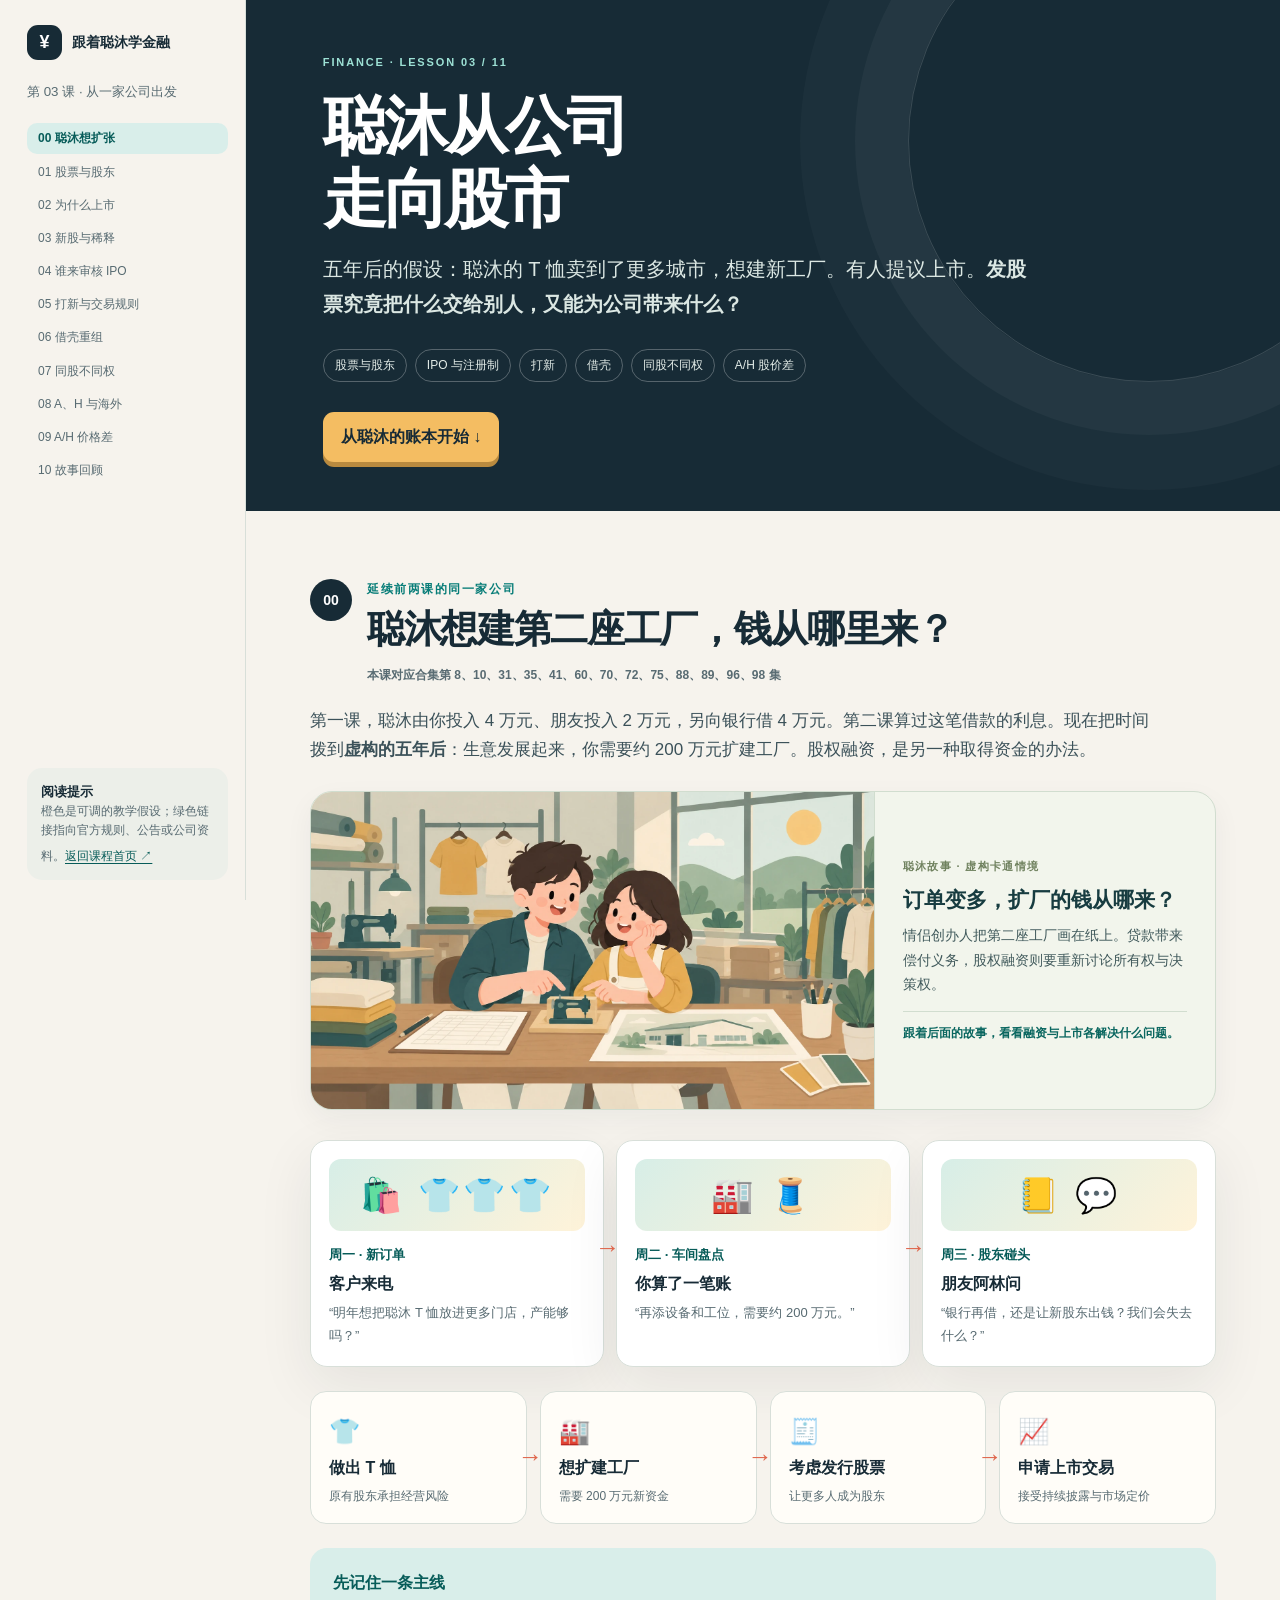
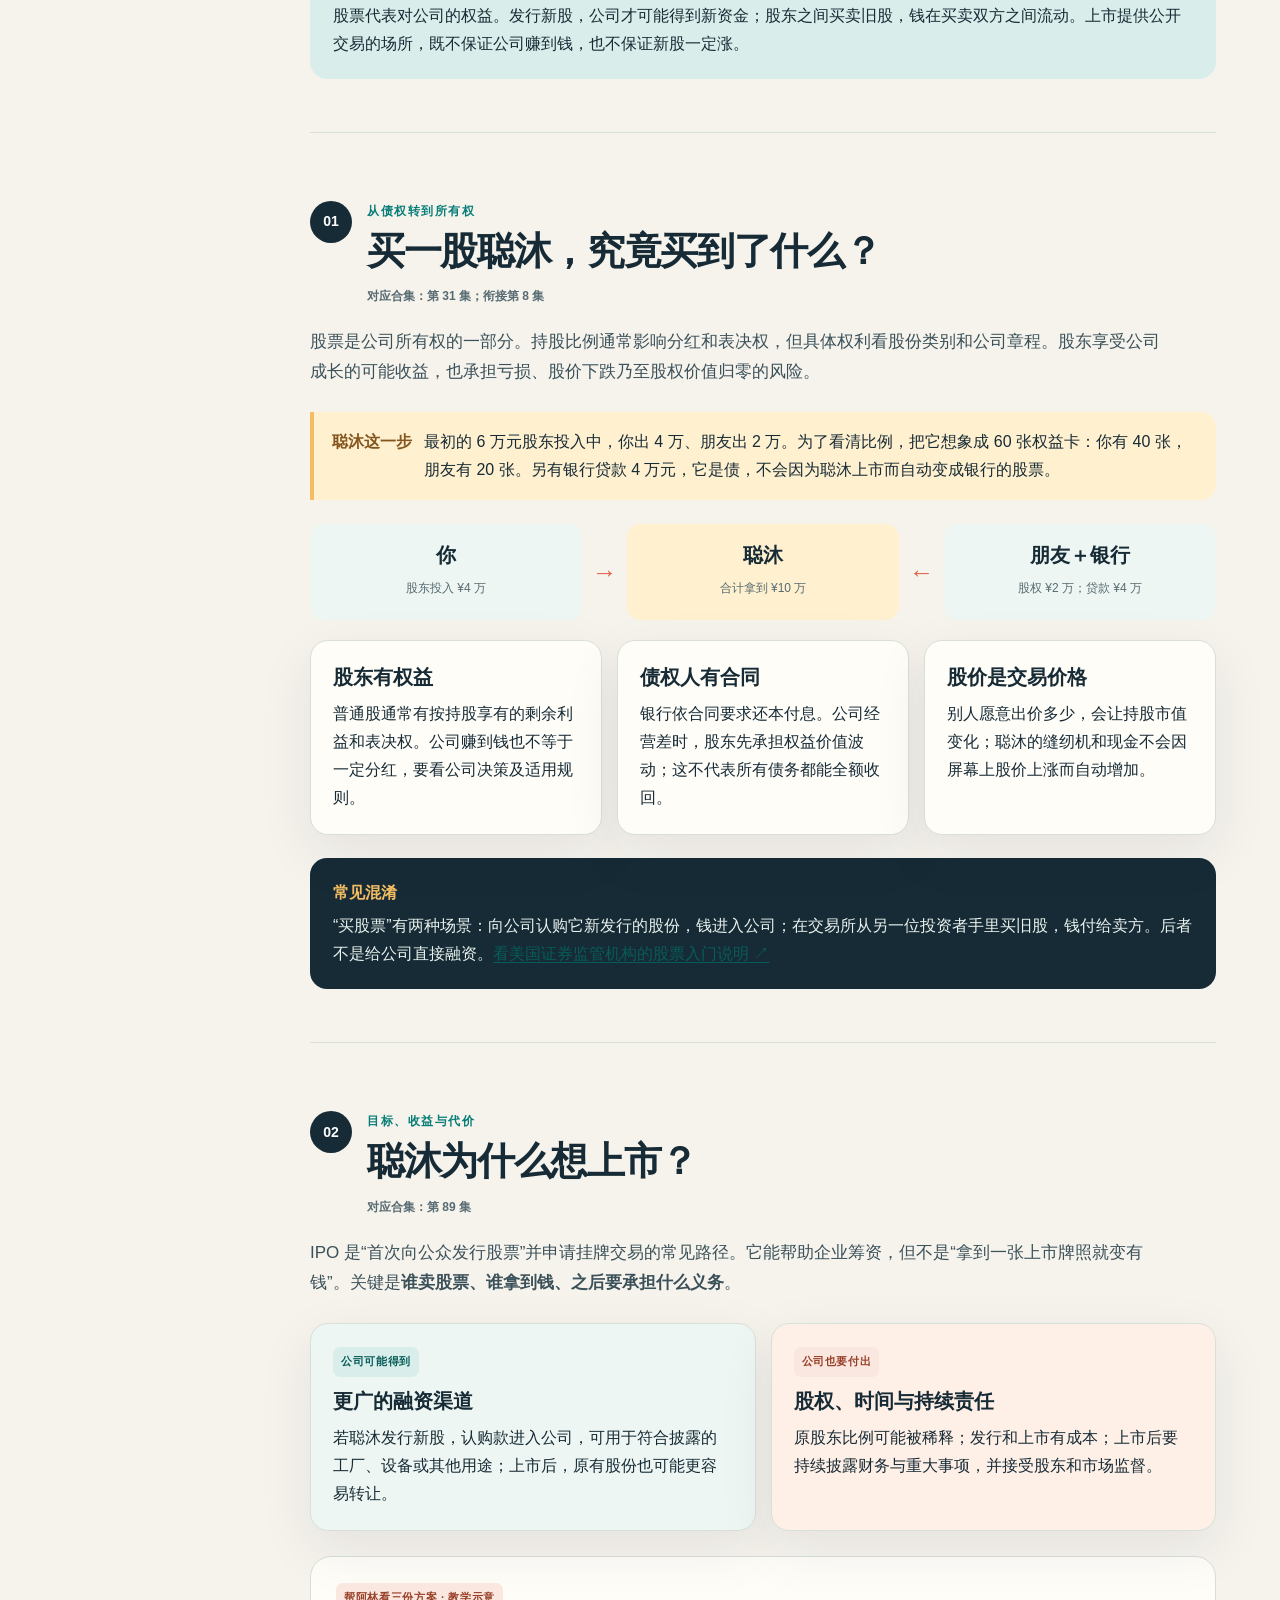
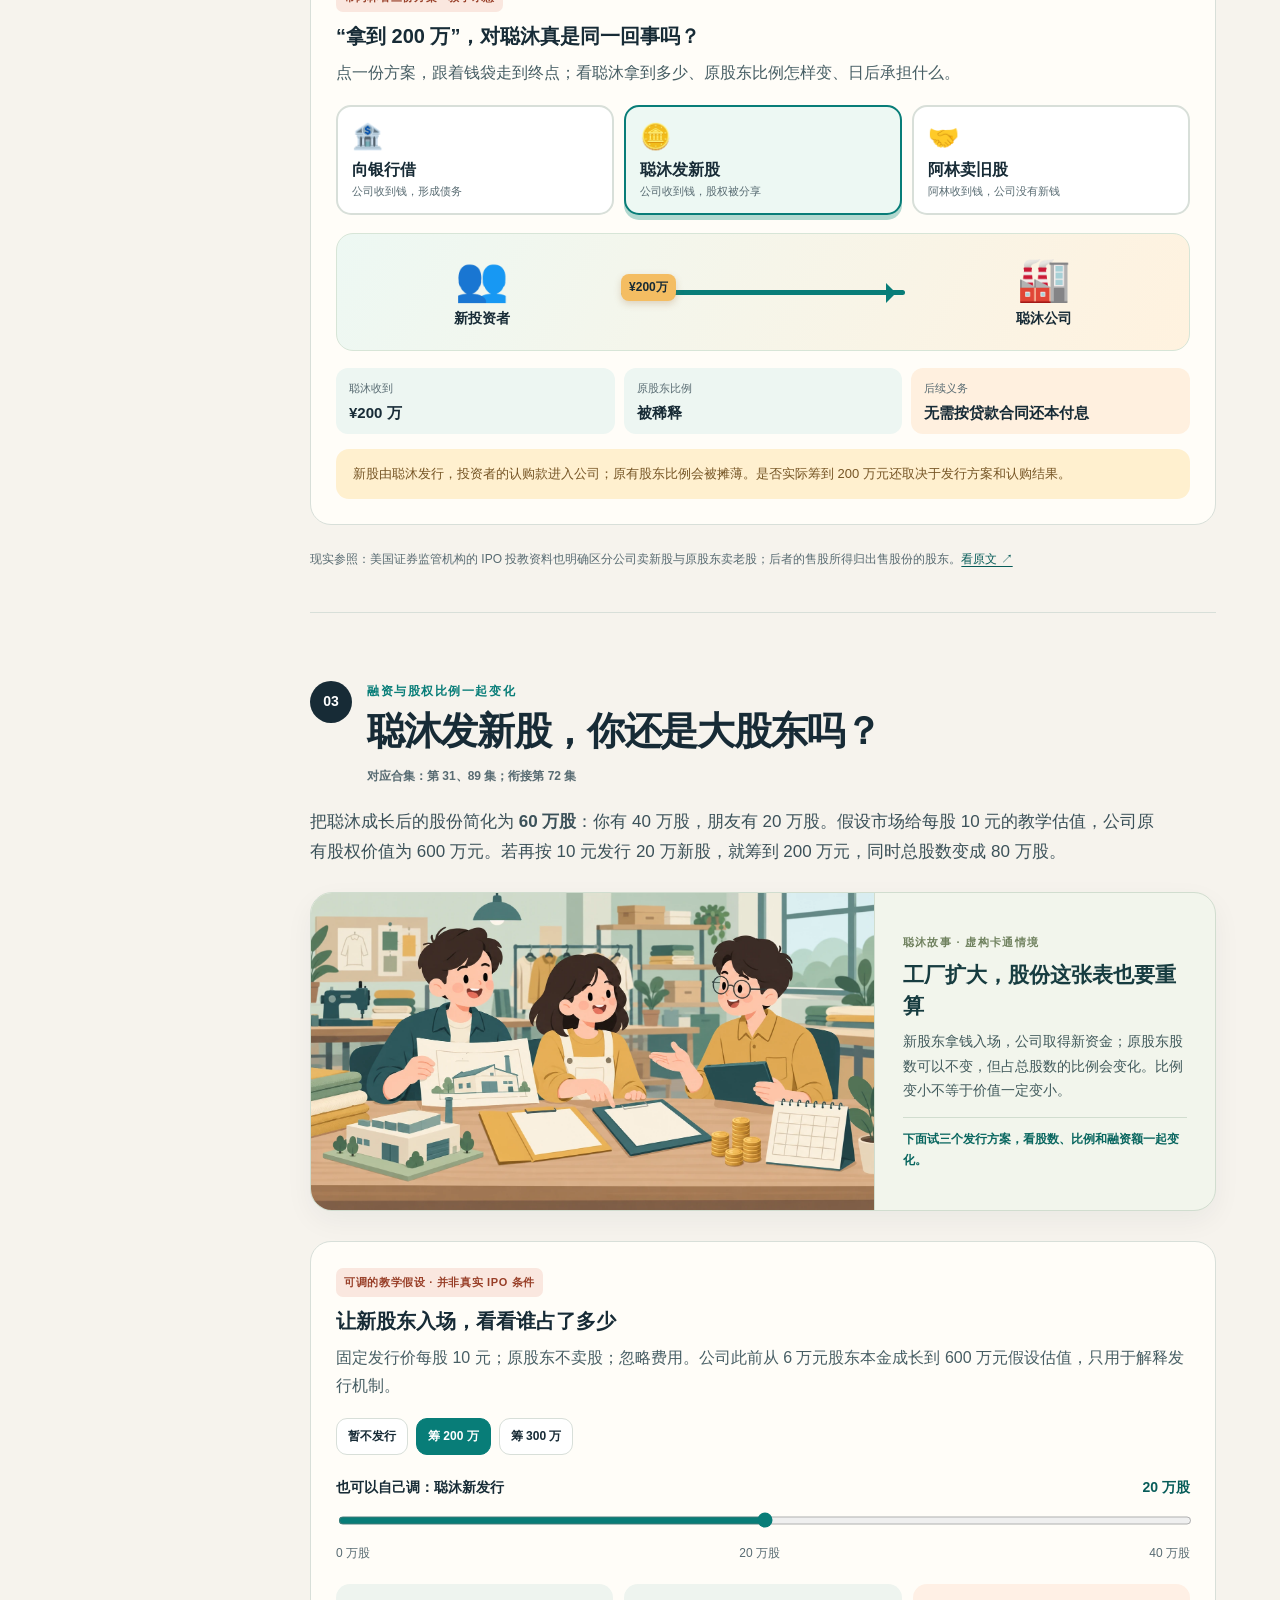
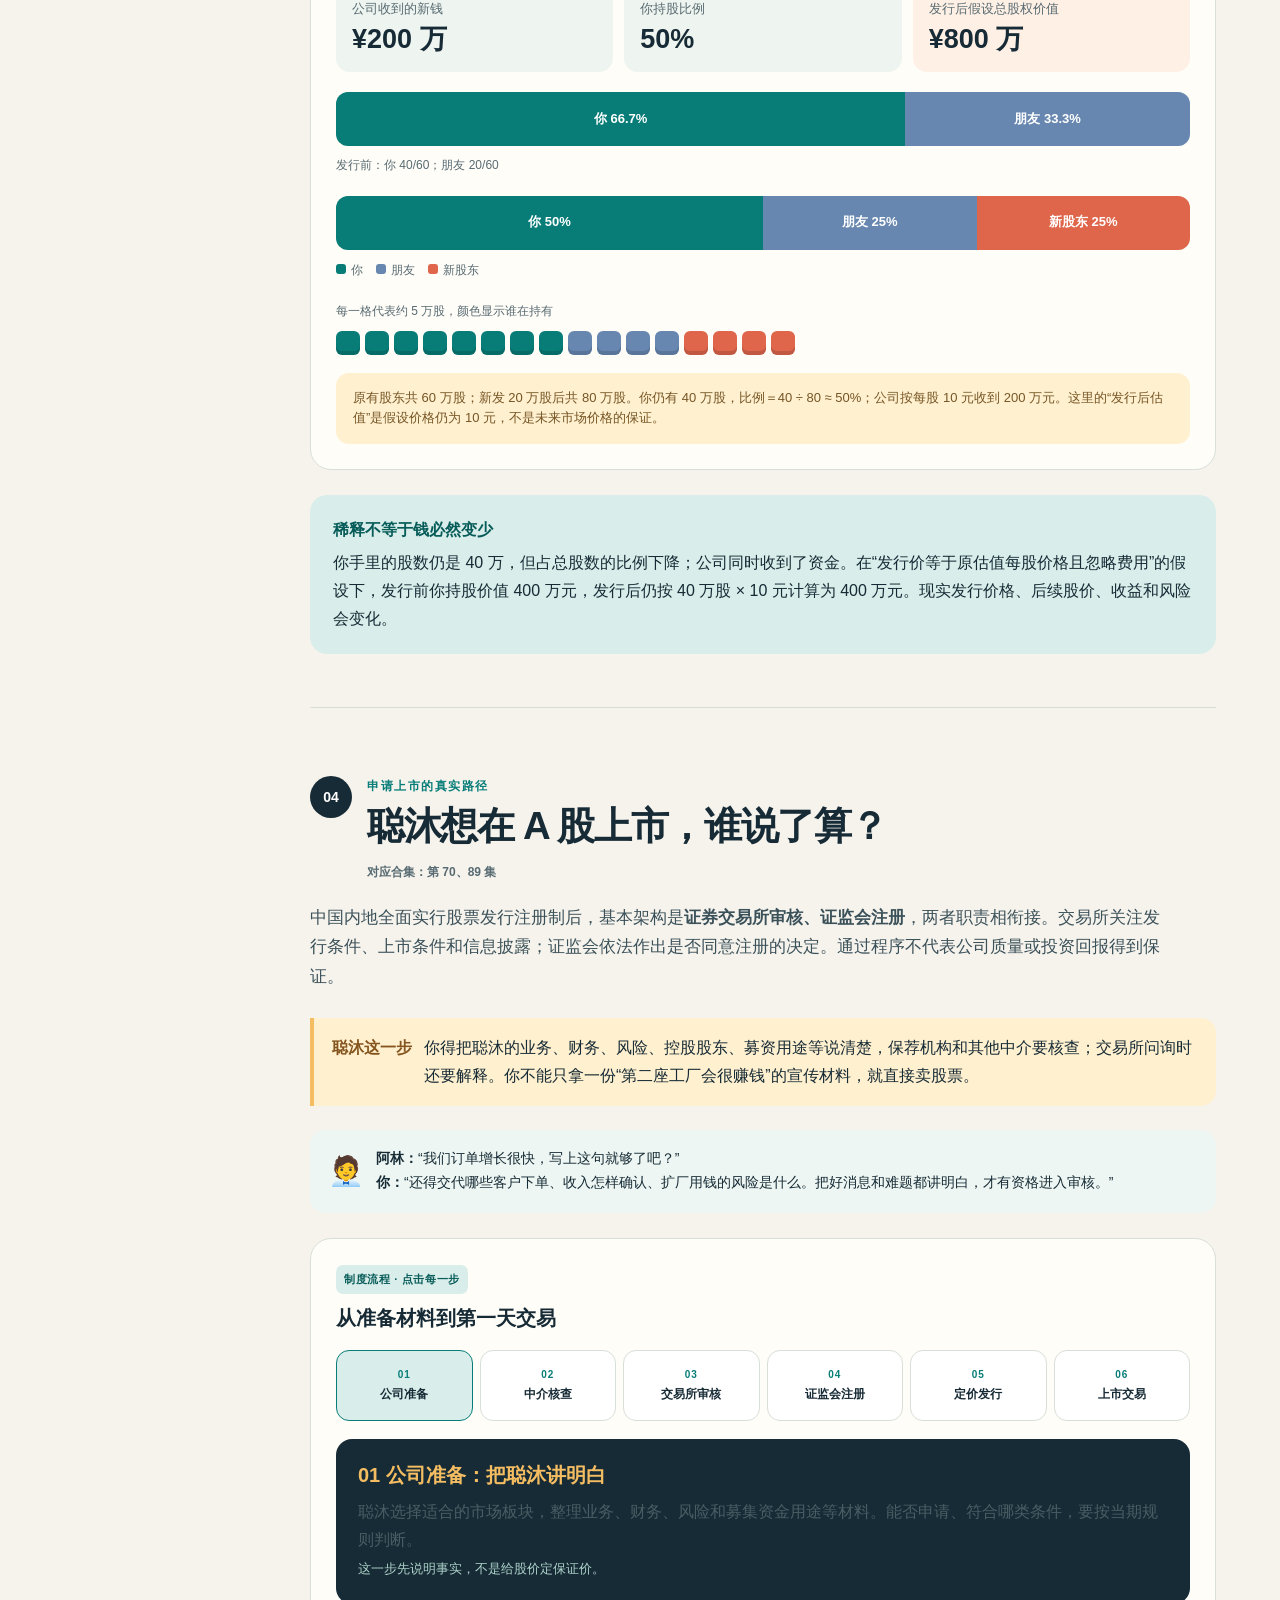
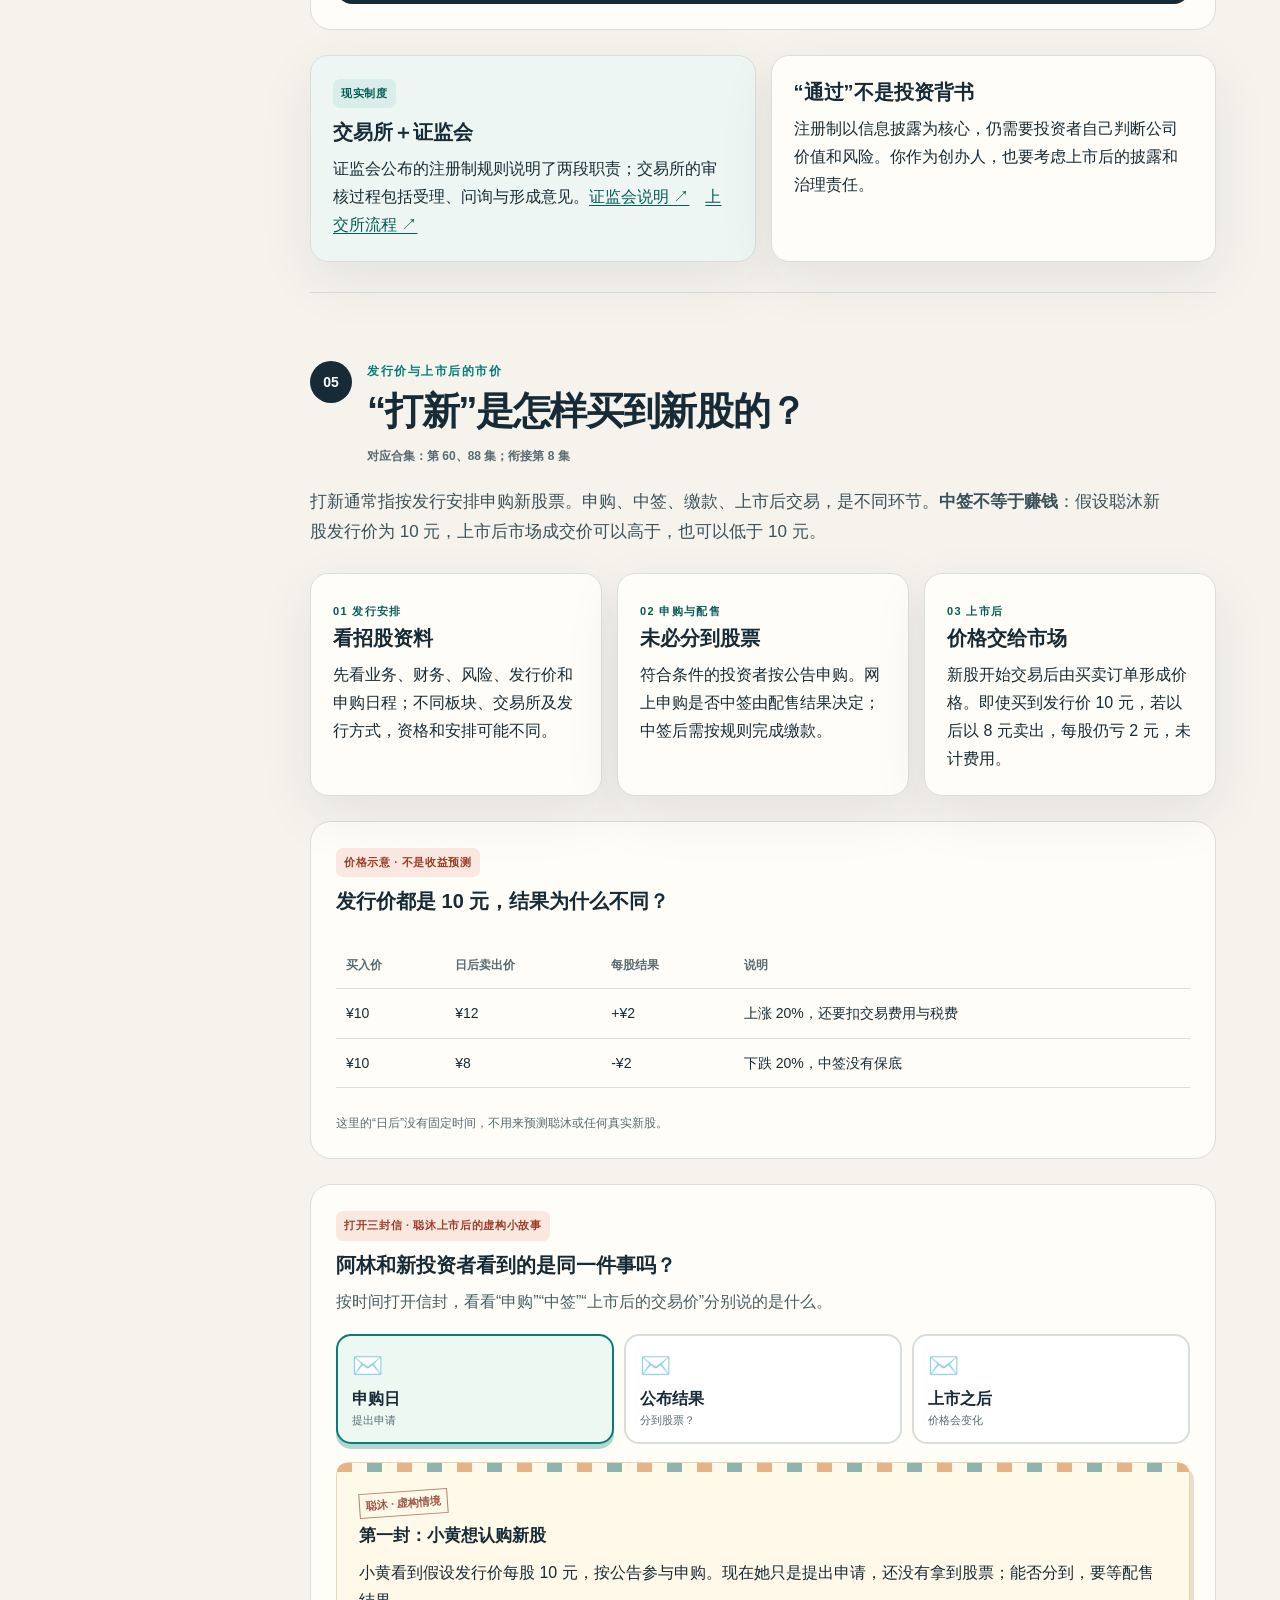
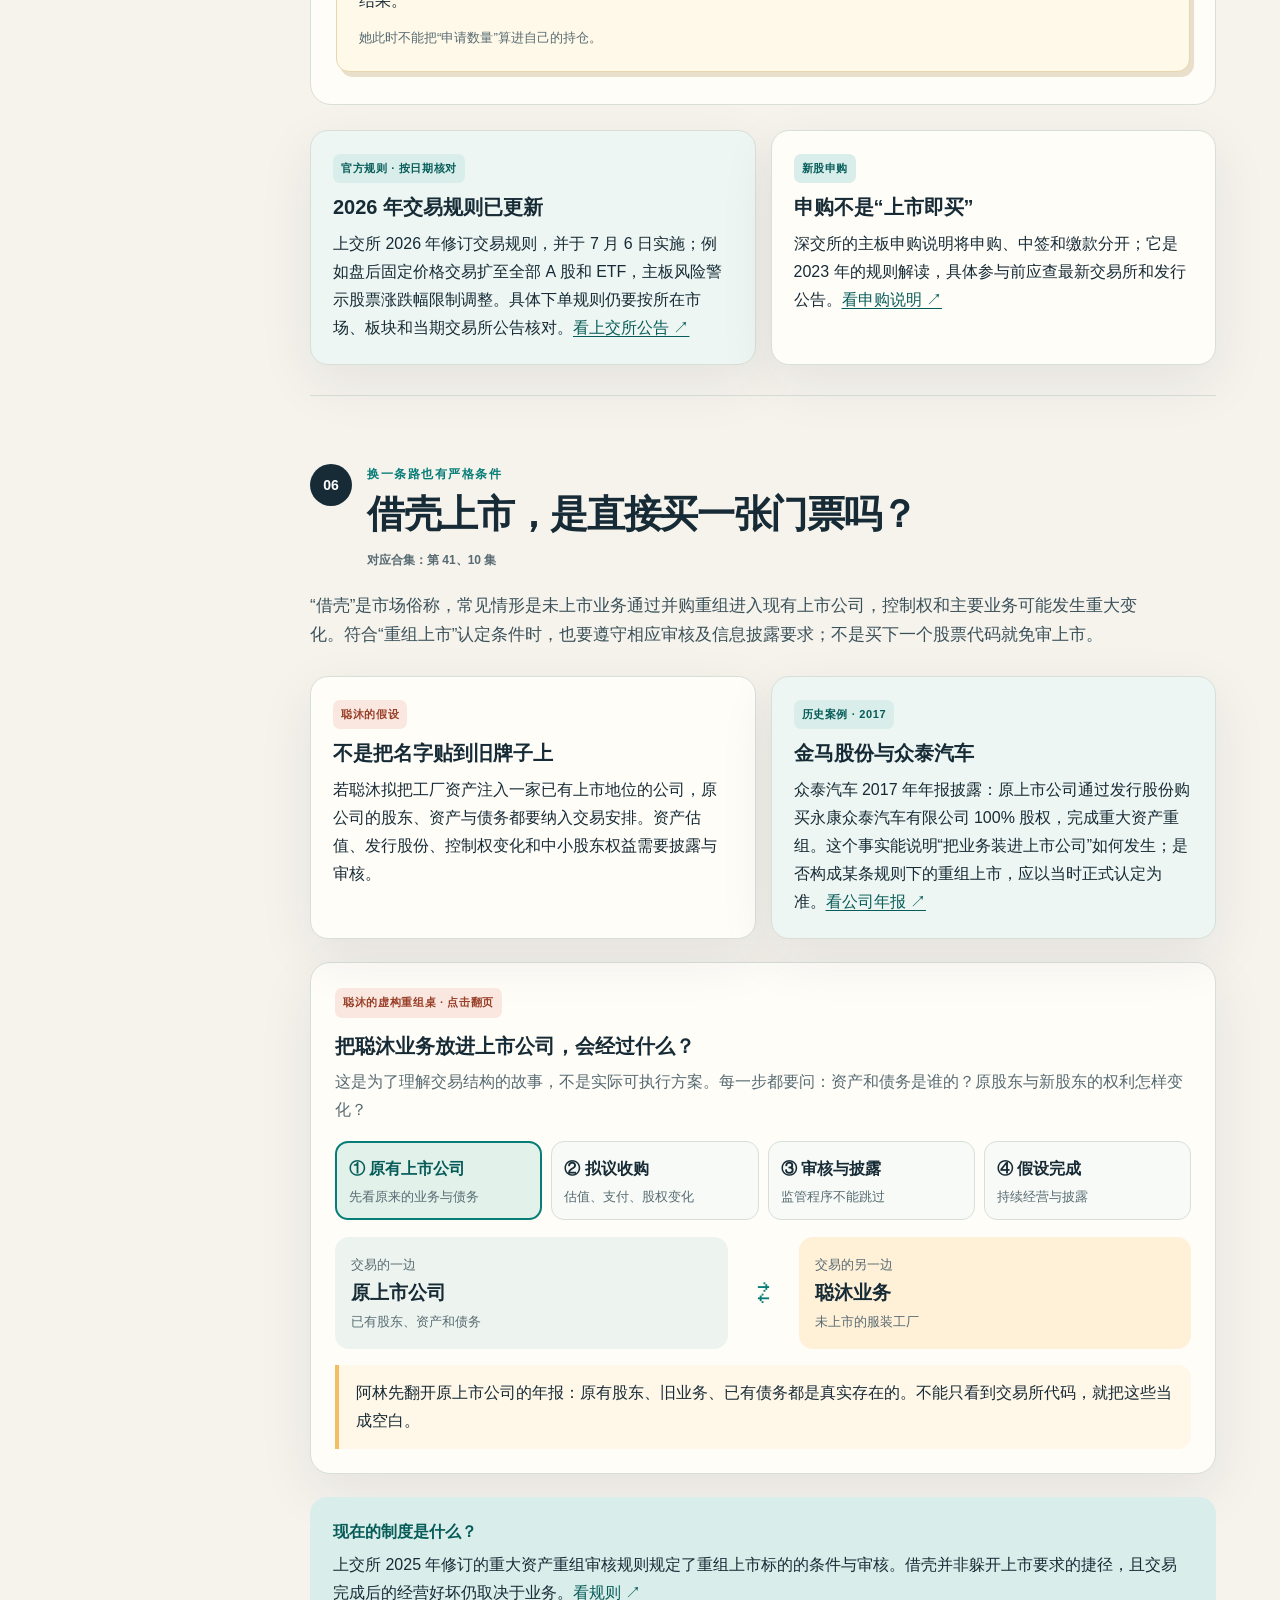
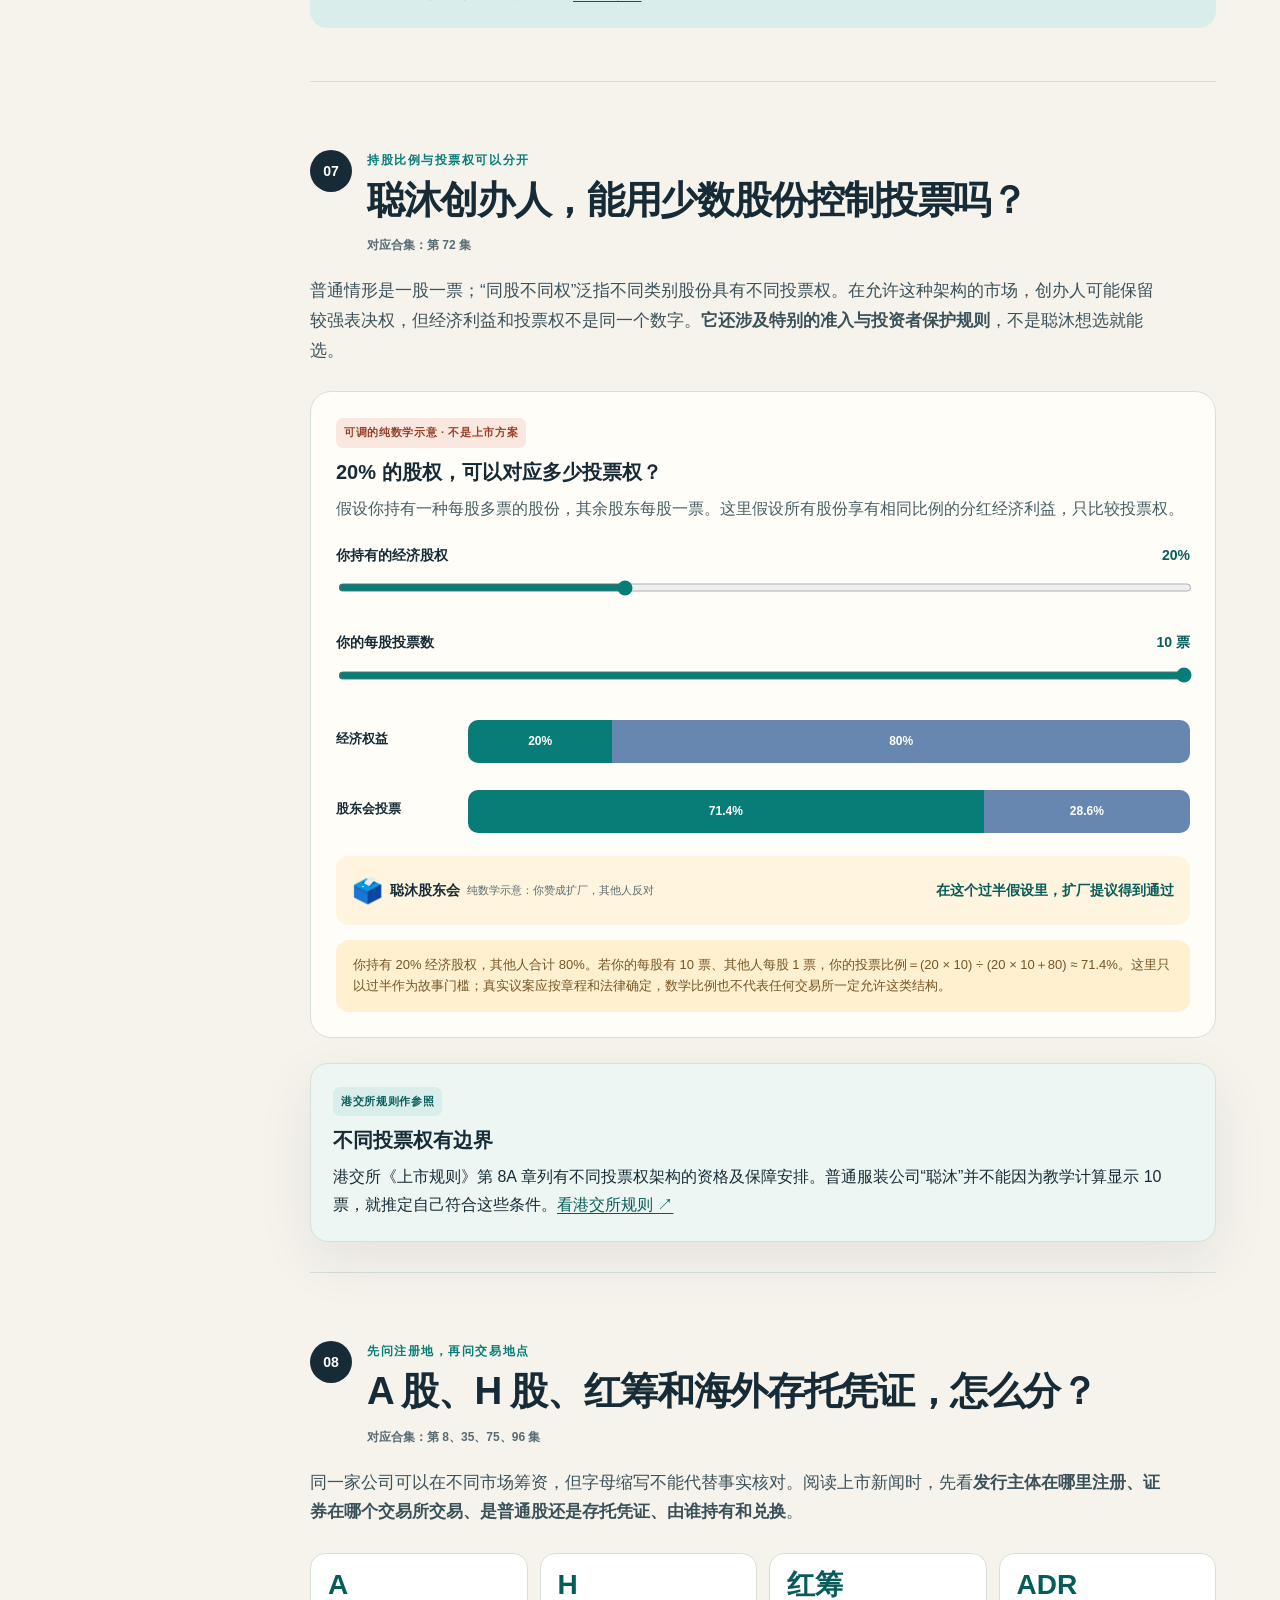
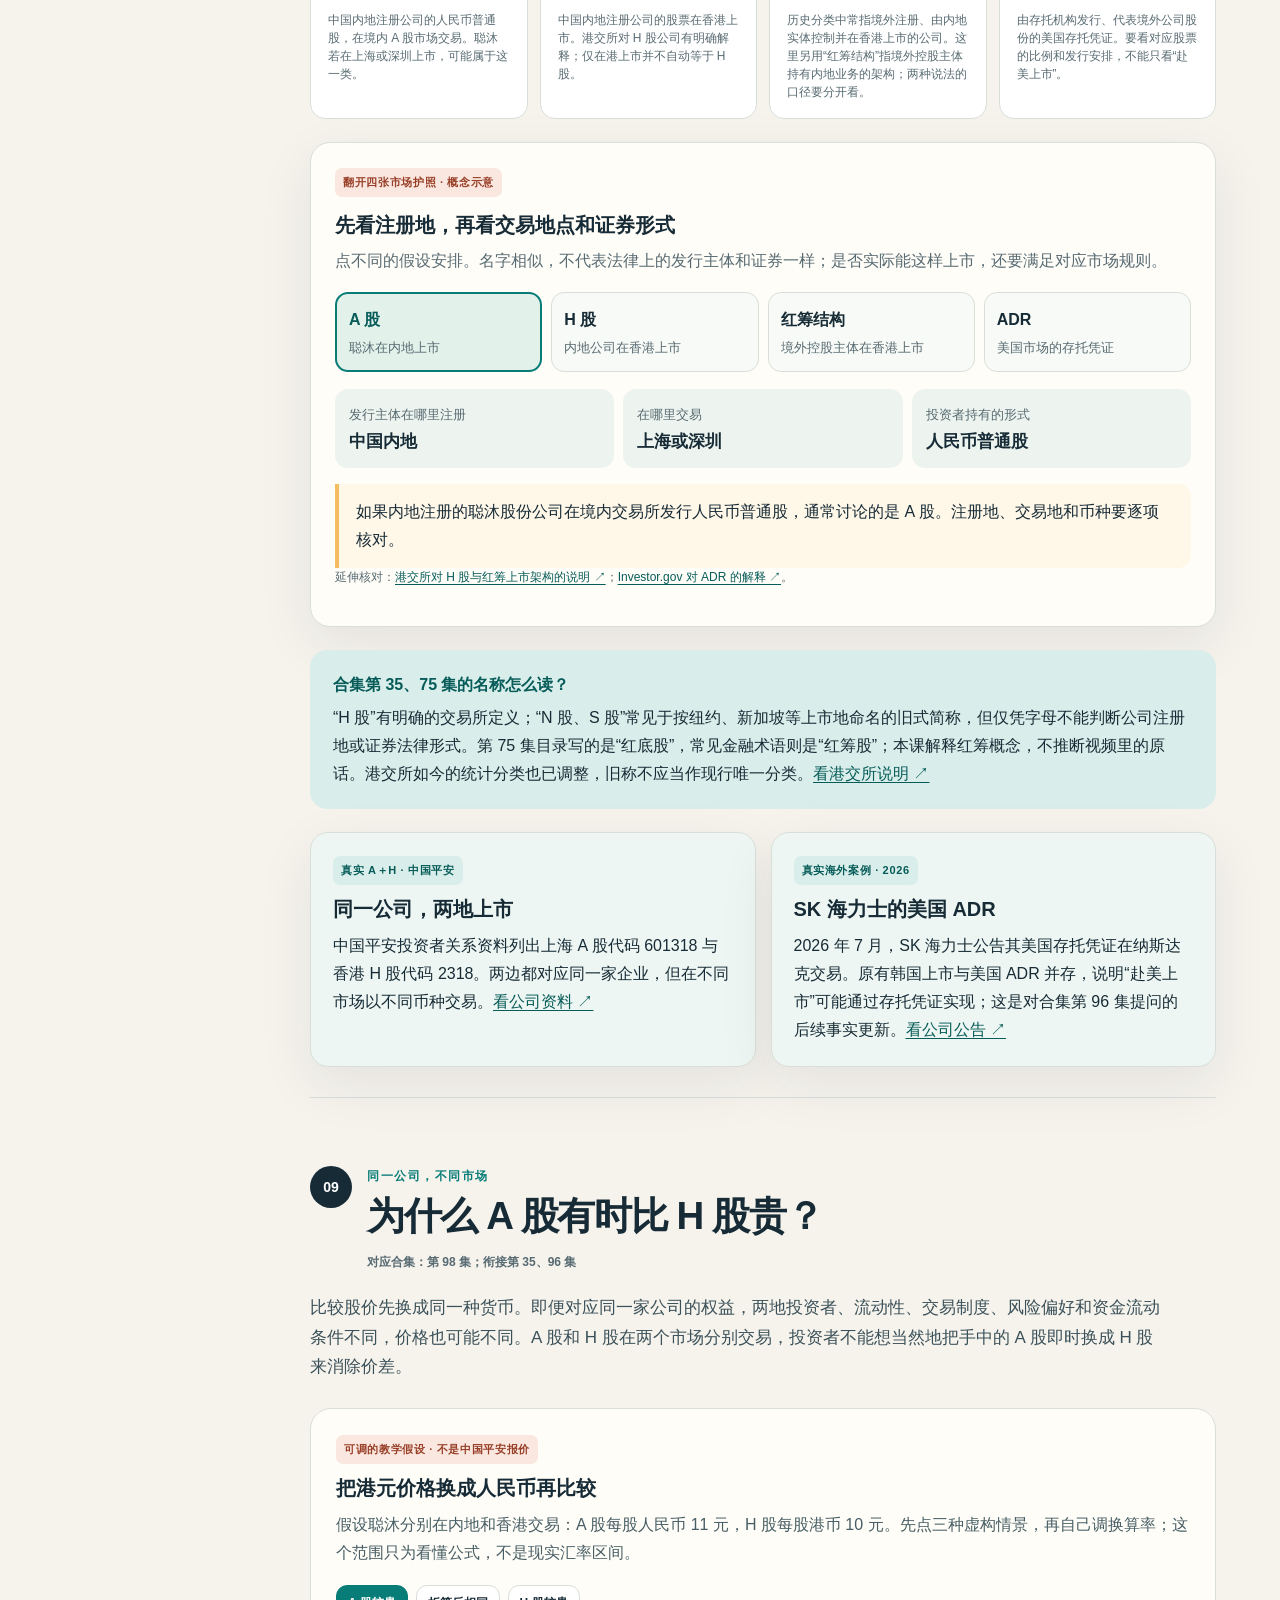
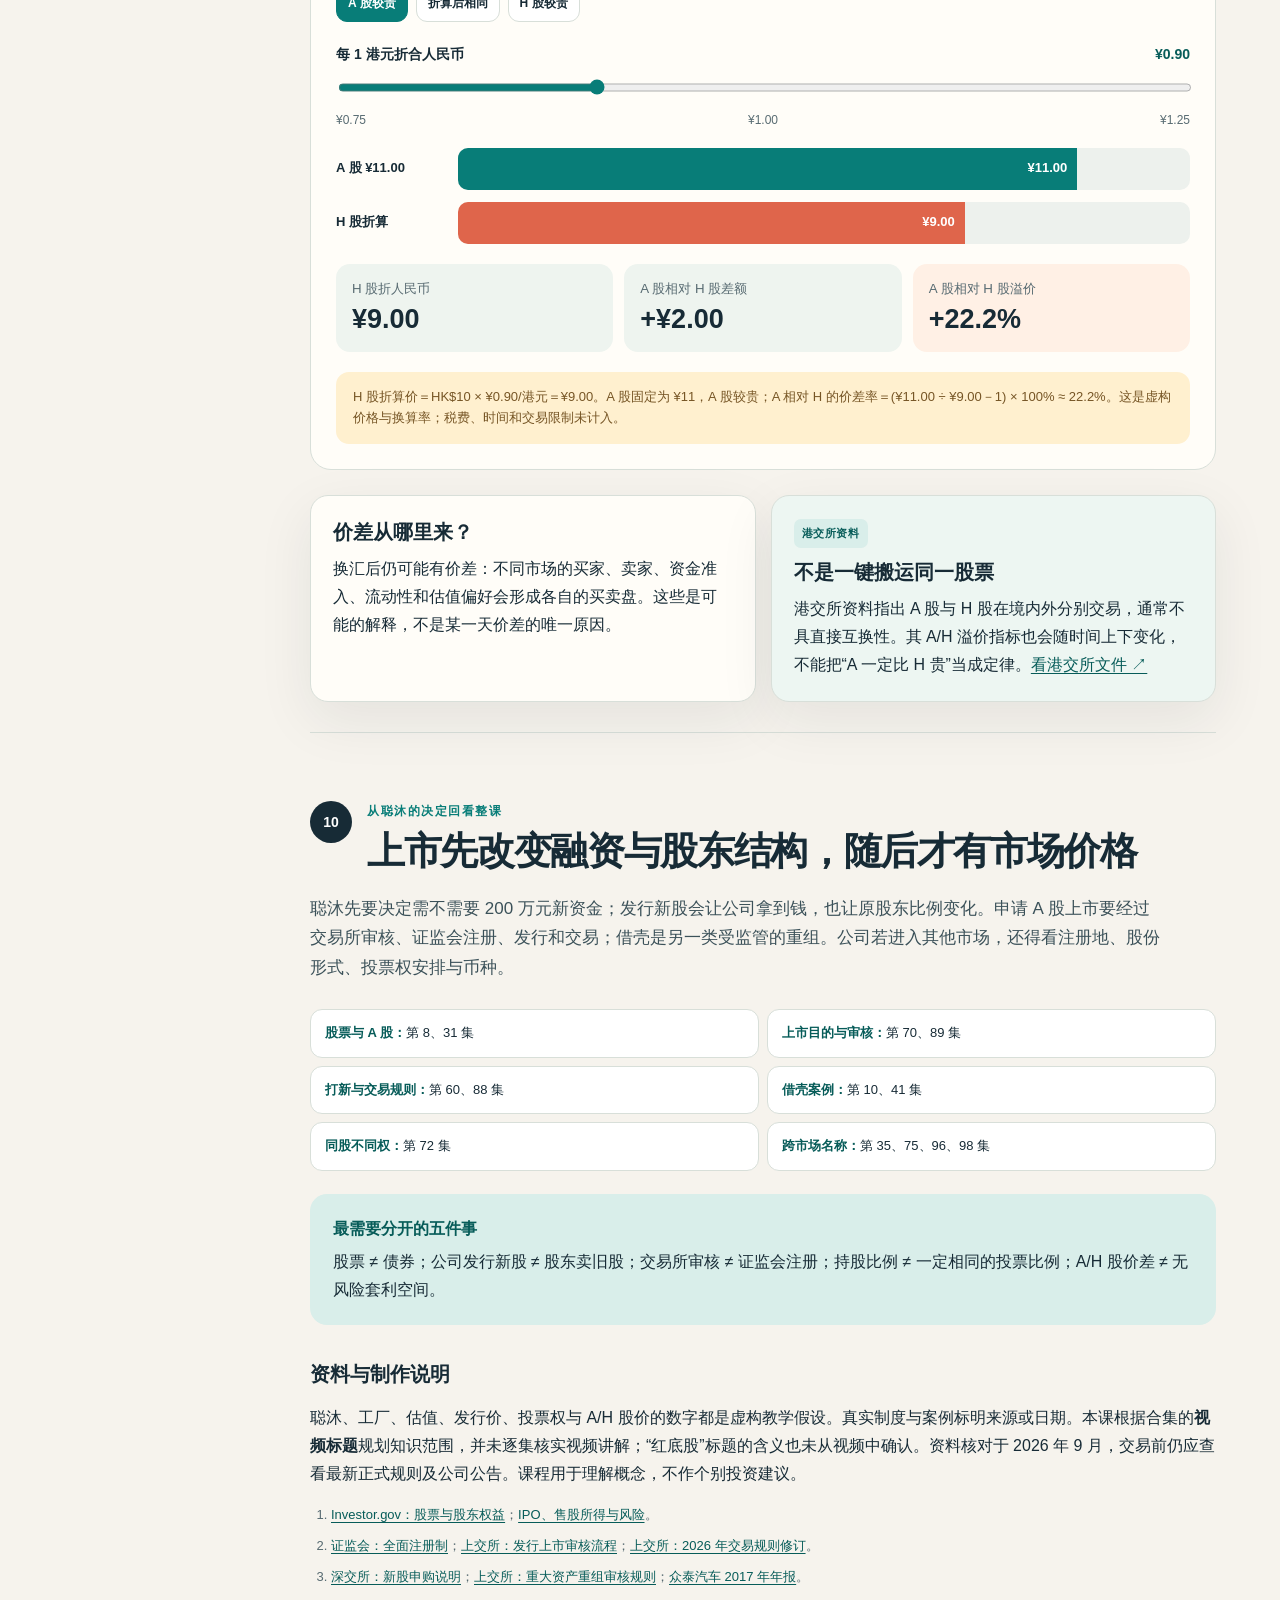
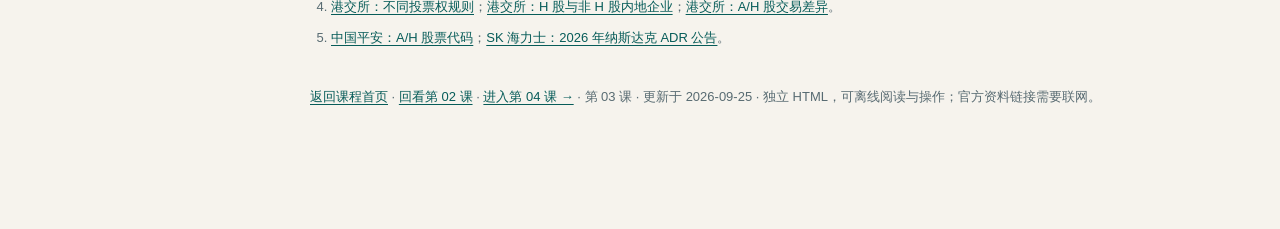
<file: finance-course-03.html>
<!doctype html>
<html lang="zh-CN">
<head>
  <meta charset="utf-8">
  <meta name="viewport" content="width=device-width, initial-scale=1">
  <meta name="color-scheme" content="light">
  <meta name="description" content="跟着聪沐服装公司，理解股票、股东、IPO、注册制、打新、借壳、同股不同权和跨市场上市。">
  <title>第 03 课｜聪沐从公司走向股市</title>
  <style>
    :root{--paper:#f6f3ed;--white:#fffdf8;--ink:#172b36;--muted:#586b72;--line:#d8dfd9;--teal:#087d78;--teal-dark:#075c59;--teal-soft:#d9eeea;--coral:#df654b;--coral-soft:#fae7df;--gold:#f4bd62;--gold-soft:#fff0cf;--blue:#6787b0;--shadow:0 18px 55px rgba(23,43,54,.08)}
    *{box-sizing:border-box}html{scroll-behavior:smooth}body{margin:0;background:var(--paper);color:var(--ink);font-family:-apple-system,BlinkMacSystemFont,"PingFang SC","Microsoft YaHei","Noto Sans CJK SC",sans-serif;line-height:1.75}button,input{font:inherit}button{cursor:pointer}a{color:var(--teal-dark);text-decoration-thickness:1px;text-underline-offset:3px}a:hover{color:var(--coral)}:focus-visible{outline:3px solid var(--coral);outline-offset:3px}::selection{background:#bce4da}
    .shell{display:grid;grid-template-columns:246px minmax(0,1fr);max-width:1470px;margin:auto}.rail{position:sticky;top:0;height:100vh;padding:25px 17px 20px 27px;border-right:1px solid var(--line);display:flex;flex-direction:column;gap:20px}.brand{display:flex;align-items:center;gap:10px;font-size:14px;font-weight:850}.brand-mark{width:35px;height:35px;border-radius:11px;background:var(--ink);color:white;display:grid;place-items:center;font-size:18px}.rail small{color:var(--muted)}.rail nav{display:grid;gap:3px}.rail nav a{display:block;padding:7px 11px;border-radius:10px;color:var(--muted);text-decoration:none;font-size:12px;line-height:1.35}.rail nav a:hover,.rail nav a.active{background:var(--teal-soft);color:var(--teal-dark);font-weight:750}.rail-bottom{margin-top:auto;padding:14px;background:#ecefe9;border-radius:15px;font-size:12px;color:var(--muted);line-height:1.55}.rail-bottom b{display:block;color:var(--ink);font-size:13px}.rail-bottom a{display:inline-block;margin-top:8px}.main{min-width:0}.hero{background:var(--ink);color:#fff;padding:53px clamp(24px,6vw,84px) 49px;position:relative;overflow:hidden}.hero:before{content:"";position:absolute;right:-110px;top:-100px;width:480px;height:480px;border:1px solid rgba(255,255,255,.15);border-radius:50%;box-shadow:0 0 0 53px rgba(255,255,255,.035),0 0 0 108px rgba(255,255,255,.025);pointer-events:none}.eyebrow{color:#9de1d5;font-size:11px;letter-spacing:.17em;text-transform:uppercase;font-weight:850}.hero h1{font-size:clamp(36px,5vw,68px);line-height:1.14;letter-spacing:-.05em;margin:18px 0 16px;max-width:760px}.hero .lead{font-size:clamp(16px,2vw,20px);color:#dbe7e3;max-width:720px;margin:0}.hero-meta{display:flex;flex-wrap:wrap;gap:8px;margin-top:27px}.tag{border:1px solid rgba(255,255,255,.27);border-radius:50px;padding:5px 11px;font-size:12px;color:#e2ebe7}.hero-cta{display:inline-block;margin-top:30px;padding:11px 18px;background:var(--gold);border-radius:11px;color:var(--ink);font-weight:850;text-decoration:none;box-shadow:0 5px 0 #b98a3f}.hero-cta:hover{color:var(--ink);transform:translateY(2px);box-shadow:0 3px 0 #b98a3f}.content{max-width:1110px;margin:auto;padding:0 clamp(22px,5vw,70px) 90px}.section{padding:68px 0 30px;border-bottom:1px solid var(--line);scroll-margin-top:14px}.section:last-child{border:0}.section-top{display:flex;gap:15px;align-items:start}.num{flex:none;width:42px;height:42px;border-radius:50%;display:grid;place-items:center;background:var(--ink);color:#fff;font-size:14px;font-weight:850}.kicker{font-size:12px;font-weight:850;letter-spacing:.13em;color:var(--teal);margin:0 0 5px}.section h2{font-size:clamp(27px,3vw,39px);letter-spacing:-.035em;line-height:1.26;margin:0}.section h3{font-size:20px;line-height:1.4;margin:0 0 9px}.intro{font-size:17px;color:#3b5159;max-width:850px;margin:18px 0 26px}.episode{display:inline-block;color:var(--muted);font-size:12px;font-weight:700;margin-top:11px}.story{display:flex;gap:12px;padding:16px 18px;background:var(--gold-soft);border-left:4px solid var(--gold);border-radius:0 15px 15px 0;margin:20px 0 24px}.story b{color:#84551e;white-space:nowrap}.story p{margin:0}.grid-2{display:grid;grid-template-columns:repeat(2,minmax(0,1fr));gap:15px}.grid-3{display:grid;grid-template-columns:repeat(3,minmax(0,1fr));gap:15px}.card{background:var(--white);border:1px solid var(--line);border-radius:18px;padding:22px;box-shadow:var(--shadow)}.card p{margin:8px 0 0}.card.pale{background:#edf6f2}.card.warm{background:#fff0e7}.micro{font-size:11px;letter-spacing:.12em;text-transform:uppercase;color:var(--teal-dark);font-weight:850;margin:0 0 8px!important}.example{display:inline-block;background:var(--coral-soft);color:#983f28;border-radius:7px;padding:5px 8px;font-size:11px;font-weight:850;letter-spacing:.06em;margin-bottom:10px}.example.real{background:var(--teal-soft);color:var(--teal-dark)}.callout{background:var(--ink);color:#e9f2ee;border-radius:17px;padding:21px 23px;margin:23px 0}.callout b{color:var(--gold)}.callout p{margin:5px 0 0}.callout.light{background:var(--teal-soft);color:var(--ink)}.callout.light b{color:var(--teal-dark)}.sim{background:var(--white);border:1px solid var(--line);border-radius:21px;padding:25px;margin:25px 0}.sim p{margin:7px 0 0;color:#475e64}.label{display:flex;justify-content:space-between;gap:15px;font-size:14px;font-weight:750;margin:20px 0 5px}.label output{color:var(--teal-dark);font-variant-numeric:tabular-nums}.range{width:100%;height:27px;accent-color:var(--teal)}.scale{display:flex;justify-content:space-between;color:var(--muted);font-size:12px}.metrics{display:grid;grid-template-columns:repeat(3,1fr);gap:11px;margin:20px 0}.metric{background:#eef4ef;padding:16px;border-radius:14px}.metric.warm{background:#fff0e5}.metric small{display:block;color:var(--muted);line-height:1.4}.metric strong{display:block;font-size:clamp(20px,2.5vw,27px);font-variant-numeric:tabular-nums;line-height:1.25;margin-top:4px}.mini{font-size:12px;color:var(--muted)!important;line-height:1.6}.formula{padding:15px 17px;background:var(--gold-soft);border-radius:13px;font-size:13px;color:#765525;line-height:1.6;margin-top:15px}.formula b{color:#694411}.table-wrap{overflow-x:auto}.table{border-collapse:collapse;width:100%;margin:19px 0}.table th,.table td{text-align:left;border-bottom:1px solid var(--line);padding:12px 10px;vertical-align:top}.table th{font-size:12px;color:var(--muted)}.table td{font-size:14px}.chip-row{display:flex;flex-wrap:wrap;gap:8px;margin:18px 0}.chip{border:1px solid var(--line);background:var(--white);border-radius:100px;padding:8px 14px;min-height:42px;color:var(--ink);font-size:13px;font-weight:800}.chip:hover{border-color:var(--teal)}.chip[aria-pressed="true"],.chip[aria-current="step"]{background:var(--ink);border-color:var(--ink);color:#fff}.source-list{padding-left:21px;font-size:13px;color:var(--muted)}.source-list li{margin:8px 0}.footer{padding-top:23px;font-size:13px;color:var(--muted)}.progress{height:4px;position:fixed;left:0;top:0;width:0;background:var(--coral);z-index:10;pointer-events:none}.print-note{display:none}
    .journey{display:grid;grid-template-columns:repeat(4,minmax(0,1fr));gap:13px;margin:24px 0}.journey>div{background:var(--white);border:1px solid var(--line);border-radius:16px;padding:18px;min-height:126px;position:relative}.journey>div:not(:last-child):after{content:"→";position:absolute;right:-17px;top:43px;color:var(--coral);font-size:25px;font-weight:900;z-index:2}.journey b{display:block;font-size:16px}.journey span{font-size:25px}.journey small{display:block;color:var(--muted);font-size:12px;line-height:1.5;margin-top:5px}.money-path{display:grid;grid-template-columns:1fr auto 1fr auto 1fr;gap:10px;align-items:center;margin:20px 0}.money-path div{background:#edf6f2;border-radius:14px;padding:14px;text-align:center;min-height:96px}.money-path div:nth-child(3){background:#fff0cf}.money-path strong{display:block;font-size:20px}.money-path small{color:var(--muted);font-size:12px}.money-path .arrow{color:var(--coral);font-weight:900;font-size:25px}.ownership{height:54px;display:flex;border-radius:12px;overflow:hidden;background:#e5ebe5;margin:20px 0 10px}.ownership span{display:grid;place-items:center;color:white;font-size:13px;font-weight:850;white-space:nowrap;transition:width .35s;min-width:0;overflow:hidden}.ownership .founder{background:var(--teal)}.ownership .friend{background:var(--blue)}.ownership .public{background:var(--coral)}.legend{display:flex;gap:13px;flex-wrap:wrap;font-size:12px;color:var(--muted)}.legend span:before{content:"";display:inline-block;width:10px;height:10px;border-radius:3px;background:var(--teal);margin-right:5px}.legend span:nth-child(2):before{background:var(--blue)}.legend span:nth-child(3):before{background:var(--coral)}.flowbox{display:grid;grid-template-columns:1fr auto 1fr auto 1fr;gap:10px;align-items:center;margin:22px 0}.flowbox>div{min-height:100px;border:1px solid var(--line);border-radius:15px;padding:15px;background:#edf6f2}.flowbox>div:nth-child(3){background:#fff0cf}.flowbox strong{display:block;font-size:16px}.flowbox small{color:var(--muted);font-size:12px}.flowbox em{font-style:normal;font-size:24px;font-weight:900;color:var(--coral)}.stepper{display:grid;grid-template-columns:repeat(6,minmax(0,1fr));gap:7px;margin:18px 0}.stepper button{border:1px solid var(--line);border-radius:13px;background:#fff;padding:12px 7px;text-align:center;font-size:12px;font-weight:800;color:var(--ink);min-height:71px}.stepper button span{display:block;color:var(--teal);font-size:10px;letter-spacing:.1em}.stepper button[aria-current="step"]{border-color:var(--teal);background:var(--teal-soft)}.stage{background:var(--ink);color:#eef5f1;border-radius:16px;padding:22px;min-height:156px}.stage h3{color:var(--gold)}.stage p{margin:7px 0 0}.stage small{color:#add2c9}.vote-bar{display:flex;height:43px;border-radius:10px;overflow:hidden;margin:8px 0 5px}.vote-bar span{display:grid;place-items:center;color:white;font-size:12px;font-weight:850;transition:width .3s;white-space:nowrap;overflow:hidden}.vote-bar .f{background:var(--teal)}.vote-bar .o{background:var(--blue)}.vote-row{display:grid;grid-template-columns:120px 1fr;gap:12px;align-items:center;margin:14px 0}.vote-row>strong{font-size:13px}.market-grid{display:grid;grid-template-columns:repeat(4,1fr);gap:12px;margin:20px 0}.market-grid>div{border:1px solid var(--line);background:#fff;border-radius:15px;padding:17px}.market-grid strong{font-size:28px;line-height:1;color:var(--teal-dark)}.market-grid small{display:block;color:var(--muted);font-size:12px;line-height:1.5;margin-top:8px}.ah-bars{display:grid;grid-template-columns:110px 1fr;gap:12px;align-items:center;margin:17px 0}.ah-bars strong{font-size:13px}.ah-bars .track{height:42px;background:#edf1ed;border-radius:10px;overflow:hidden}.ah-bars .fill{height:100%;display:flex;align-items:center;justify-content:flex-end;padding-right:10px;color:white;font-size:13px;font-weight:850;transition:width .35s;min-width:28px}.ah-bars .a{background:var(--teal)}.ah-bars .h{background:var(--coral)}.episode-map{display:grid;grid-template-columns:repeat(2,1fr);gap:8px;margin:19px 0}.episode-map>div{background:#fff;border:1px solid var(--line);border-radius:12px;padding:12px 14px;font-size:13px}.episode-map b{color:var(--teal-dark)}
    .comic{display:grid;grid-template-columns:repeat(3,minmax(0,1fr));gap:12px;margin:23px 0}.comic-panel{position:relative;background:#fff;border:1px solid var(--line);border-radius:17px;padding:18px;box-shadow:var(--shadow)}.comic-panel:after{content:"→";position:absolute;right:-17px;top:38%;font-size:25px;color:var(--coral);font-weight:900;z-index:1}.comic-panel:last-child:after{display:none}.comic-scene{display:block;background:linear-gradient(135deg,#d7eee7,#fff3d9);border-radius:12px;text-align:center;padding:14px;font-size:34px;letter-spacing:.1em;line-height:1.3;margin-bottom:12px}.comic-panel small{display:block;color:var(--teal-dark);font-weight:800}.comic-panel b{display:block;font-size:16px;margin:4px 0}.comic-panel p{margin:0;font-size:13px;color:var(--muted)}
    .route-cards,.letters{display:grid;grid-template-columns:repeat(3,minmax(0,1fr));gap:10px;margin:18px 0}.route-cards button,.letters button{border:2px solid var(--line);background:#fff;border-radius:15px;padding:14px;text-align:left;min-height:107px;color:var(--ink);transition:transform .2s,border-color .2s,box-shadow .2s}.route-cards button:hover,.letters button:hover{transform:translateY(-3px);border-color:var(--teal)}.route-cards button[aria-pressed="true"],.letters button[aria-pressed="true"]{border-color:var(--teal);background:#edf8f3;box-shadow:0 5px 0 #b1d8cf}.route-cards button span,.letters button span{display:block;font-size:25px;line-height:1.2}.route-cards button b,.letters button b{display:block;margin-top:5px}.route-cards button small,.letters button small{display:block;color:var(--muted);font-size:11px;line-height:1.4}.route-stage{display:grid;grid-template-columns:minmax(0,1fr) minmax(100px,1.1fr) minmax(0,1fr);gap:10px;align-items:center;background:linear-gradient(120deg,#edf8f3,#fff2df);border:1px solid #d7e5d7;border-radius:17px;padding:20px 16px;margin:17px 0;overflow:hidden}.route-actor{text-align:center}.route-actor>span{display:block;font-size:43px;line-height:1.2}.route-actor strong{display:block;font-size:14px}.route-transit{position:relative;height:55px;display:flex;align-items:center;justify-content:center}.route-line{width:100%;height:5px;background:var(--teal);border-radius:10px;position:relative}.route-line:after{content:"";position:absolute;right:-1px;top:-7px;border:10px solid transparent;border-left-color:var(--teal)}.route-money{position:absolute;z-index:2;left:0;top:9px;background:var(--gold);padding:3px 8px;border-radius:8px;font-weight:900;font-size:12px;box-shadow:0 3px 7px #9a6c3740}.route-stage.play .route-money{animation:moneyTravel .75s ease-in-out both}@keyframes moneyTravel{from{left:0;transform:translateX(0) scale(.82);opacity:.5}to{left:100%;transform:translateX(-100%) scale(1);opacity:1}}.route-results{display:grid;grid-template-columns:repeat(3,minmax(0,1fr));gap:9px}.route-results>div{background:#edf6f2;border-radius:12px;padding:11px 13px}.route-results>div:last-child{background:#fff0df}.route-results small{display:block;color:var(--muted);font-size:11px}.route-results strong{display:block;font-size:15px;line-height:1.4;margin-top:3px}
    .share-presets,.premium-presets{display:flex;flex-wrap:wrap;gap:8px;margin:18px 0 5px}.share-presets button,.premium-presets button{border:1px solid var(--line);border-radius:11px;background:#fff;padding:7px 11px;font-size:12px;font-weight:800;color:var(--ink)}.share-presets button:hover,.premium-presets button:hover{border-color:var(--teal)}.share-presets button[aria-pressed="true"],.premium-presets button[aria-pressed="true"]{background:var(--teal);border-color:var(--teal);color:#fff}.share-tile-title{font-size:12px;color:var(--muted);margin-top:20px}.share-tiles{display:flex;flex-wrap:wrap;gap:5px;margin:9px 0 18px}.share-tile{width:24px;height:24px;border-radius:6px;box-shadow:inset 0 -4px #0002;animation:tileIn .3s ease both}.share-tile.founder{background:var(--teal)}.share-tile.friend{background:var(--blue)}.share-tile.public{background:var(--coral)}@keyframes tileIn{from{transform:scale(.55);opacity:0}to{transform:scale(1);opacity:1}}
    .dialogue{display:flex;gap:12px;align-items:flex-start;background:#edf6f2;border-radius:15px;padding:16px 18px;margin:15px 0 23px}.dialogue>span{font-size:29px}.dialogue p{margin:0;font-size:14px}.letter-paper{position:relative;background:#fff9e9;border:1px solid #e7d7ae;border-radius:13px;padding:25px 22px 20px;box-shadow:4px 5px 0 #eadfca;margin:17px 0 7px;min-height:182px}.letter-paper:before{content:"";position:absolute;top:0;left:0;right:0;height:9px;background:repeating-linear-gradient(90deg,#e6b288 0 15px,#fff9e9 15px 30px,#8db4ad 30px 45px,#fff9e9 45px 60px);border-radius:13px 13px 0 0}.letter-paper h4{font-size:17px;margin:5px 0}.letter-paper p{color:var(--ink);margin:8px 0}.letter-paper small{color:var(--muted)}.letter-stamp{display:inline-block;border:1px solid #b77f6a;color:#9d5547;transform:rotate(-4deg);font-weight:800;font-size:11px;padding:2px 6px}.vote-story{display:flex;align-items:center;justify-content:space-between;gap:12px;background:#fff4dd;border-radius:13px;padding:13px 16px;margin-top:18px}.vote-story div{display:flex;align-items:center;gap:7px;flex-wrap:wrap}.vote-story span{font-size:25px}.vote-story b{font-size:14px}.vote-story small{font-size:11px;color:var(--muted)}.vote-story>strong{font-size:14px;color:var(--teal-dark);text-align:right}.vote-story.fail>strong{color:#b35035}
    @media(max-width:1120px){.shell{grid-template-columns:205px minmax(0,1fr)}.rail{padding:22px 10px 15px}.journey{grid-template-columns:1fr}.journey>div{min-height:0}.journey>div:not(:last-child):after{content:"↓";right:50%;top:auto;bottom:-23px;transform:translateX(50%)}.market-grid{grid-template-columns:repeat(2,1fr)}.stepper{grid-template-columns:repeat(3,1fr)}}
    @media(max-width:760px){.shell{display:block}.rail{position:relative;height:auto;border-right:0;border-bottom:1px solid var(--line);padding:14px 18px;gap:9px}.rail nav{display:flex;overflow:auto;gap:5px;scrollbar-width:thin}.rail nav a{white-space:nowrap;padding:8px 10px}.rail-bottom,.rail small{display:none}.hero{padding:42px 22px}.hero:before{right:-290px}.content{padding:0 19px 65px}.section{padding-top:54px}.grid-2,.grid-3{grid-template-columns:1fr}.metrics{grid-template-columns:1fr 1fr}.metrics>.metric:last-child{grid-column:span 2}.story{display:block}.story b{display:block;margin-bottom:4px}.sim{padding:20px}.section-top{gap:11px}.num{width:35px;height:35px;font-size:12px}.money-path,.flowbox{grid-template-columns:1fr;gap:5px}.money-path .arrow,.flowbox em{text-align:center;transform:rotate(90deg);line-height:1}.money-path div,.flowbox>div{min-height:0}.stepper{grid-template-columns:repeat(2,1fr)}.comic{grid-template-columns:1fr}.comic-panel:after{content:"↓";right:50%;top:auto;bottom:-20px;transform:translateX(50%)}.route-cards,.letters{grid-template-columns:1fr}.route-cards button,.letters button{min-height:0;display:grid;grid-template-columns:34px 1fr;column-gap:8px;padding:11px}.route-cards button span,.letters button span{grid-row:span 2;align-self:center}.route-cards button b,.letters button b{margin:0}.route-results{grid-template-columns:1fr}.vote-story{display:block}.vote-story>strong{display:block;text-align:left;margin-top:8px}}
    @media(max-width:440px){.metrics,.market-grid,.episode-map{grid-template-columns:1fr}.metrics>.metric:last-child{grid-column:auto}.section h2{font-size:26px}.hero h1{font-size:38px}.vote-row{grid-template-columns:1fr;gap:2px}.ah-bars{grid-template-columns:84px 1fr}}
    @media(prefers-reduced-motion:reduce){html{scroll-behavior:auto}*,*:before,*:after{animation:none!important;transition:none!important}}
    @media print{.rail,.hero-cta,.progress,.range,.chip-row,.stepper{display:none!important}.shell{display:block}.hero{background:#fff;color:#000;padding:10px 0 20px}.hero .lead{color:#222}.hero:before{display:none}.content{max-width:none;padding:0}.section{break-inside:avoid;padding-top:26px}.card,.sim{box-shadow:none}.print-note{display:block}}

    .scene-lab{background:#fffdf8;border:1px solid var(--line);border-radius:20px;padding:24px;margin:23px 0;box-shadow:0 18px 55px rgba(23,43,54,.08)}.scene-lab h3{margin:4px 0 8px}.scene-lab>p{margin:0 0 15px;color:var(--muted)}.scene-picks{display:grid;grid-template-columns:repeat(4,1fr);gap:9px;margin:17px 0}.scene-picks button{background:#f7faf6;border:1px solid var(--line);border-radius:13px;padding:12px;color:var(--ink);font-weight:800;text-align:left}.scene-picks button[aria-pressed=true]{background:#e2f2eb;border:2px solid var(--teal);color:var(--teal-dark)}.scene-picks small{display:block;font-weight:500;color:var(--muted);line-height:1.45;margin-top:4px}.deal-stage{display:grid;grid-template-columns:1fr 55px 1fr;align-items:stretch;gap:8px;margin:16px 0}.deal-stage>div:not(.deal-arrow){border-radius:14px;padding:16px;background:#edf4ef}.deal-stage>div:last-child{background:#fff0d8}.deal-stage strong{display:block;font-size:19px}.deal-stage small{display:block;color:var(--muted)}.deal-arrow{display:grid;place-items:center;color:var(--teal);font-size:30px}.deal-story{border-left:4px solid var(--gold);background:#fff7e8;border-radius:0 13px 13px 0;padding:14px 17px;margin:15px 0 0}.passport{display:grid;grid-template-columns:repeat(3,1fr);gap:9px;margin:16px 0}.passport>div{background:#edf4ef;border-radius:13px;padding:14px}.passport small{display:block;color:var(--muted)}.passport strong{display:block;font-size:17px;line-height:1.35;margin-top:5px}@media(max-width:700px){.scene-picks,.passport{grid-template-columns:repeat(2,1fr)}.scene-lab{padding:18px}}@media(max-width:450px){.scene-picks,.passport{grid-template-columns:1fr}.deal-stage{grid-template-columns:1fr}.deal-arrow{transform:rotate(90deg)}}
  </style>
<link rel="stylesheet" href="assets/course-art.css?v=20260928-art">
</head>
<body>
  <div class="progress" id="readProgress" aria-hidden="true"></div>
  <div class="shell">
    <aside class="rail" aria-label="课程目录">
      <div class="brand"><span class="brand-mark" aria-hidden="true">¥</span><span>跟着聪沐学金融</span></div>
      <small>第 03 课 · 从一家公司出发</small>
      <nav id="toc"><a href="#opening">00 聪沐想扩张</a><a href="#stock">01 股票与股东</a><a href="#why">02 为什么上市</a><a href="#shares">03 新股与稀释</a><a href="#road">04 谁来审核 IPO</a><a href="#new">05 打新与交易规则</a><a href="#shell">06 借壳重组</a><a href="#votes">07 同股不同权</a><a href="#markets">08 A、H 与海外</a><a href="#premium">09 A/H 价格差</a><a href="#recap">10 故事回顾</a></nav>
      <div class="rail-bottom"><b>阅读提示</b>橙色是可调的教学假设；绿色链接指向官方规则、公告或公司资料。<a href="index.html">返回课程首页 ↗</a></div>
    </aside>
    <main class="main">
      <header class="hero">
        <div class="eyebrow">Finance · lesson 03 / 11</div>
        <h1>聪沐从公司<br>走向股市</h1>
        <p class="lead">五年后的假设：聪沐的 T 恤卖到了更多城市，想建新工厂。有人提议上市。<b>发股票究竟把什么交给别人，又能为公司带来什么？</b></p>
        <div class="hero-meta"><span class="tag">股票与股东</span><span class="tag">IPO 与注册制</span><span class="tag">打新</span><span class="tag">借壳</span><span class="tag">同股不同权</span><span class="tag">A/H 股价差</span></div>
        <a class="hero-cta" href="#opening">从聪沐的账本开始 ↓</a>
      </header>
      <div class="content">
        <section class="section" id="opening">
          <div class="section-top"><span class="num">00</span><div><p class="kicker">延续前两课的同一家公司</p><h2>聪沐想建第二座工厂，钱从哪里来？</h2><span class="episode">本课对应合集第 8、10、31、35、41、60、70、72、75、88、89、96、98 集</span></div></div>
          <p class="intro">第一课，聪沐由你投入 4 万元、朋友投入 2 万元，另向银行借 4 万元。第二课算过这笔借款的利息。现在把时间拨到<b>虚构的五年后</b>：生意发展起来，你需要约 200 万元扩建工厂。股权融资，是另一种取得资金的办法。</p>
<figure class="course-art"><img src="assets/finale-02.webp" alt="订单变多，扩厂的钱从哪来？：情侣创办人把第二座工厂画在纸上。贷款带来偿付义务，股权融资则要重新讨论所有权与决策权。" width="1672" height="941" loading="lazy" decoding="async"><figcaption><span class="course-art-label">聪沐故事 · 虚构卡通情境</span><strong class="course-art-title">订单变多，扩厂的钱从哪来？</strong><span class="course-art-copy">情侣创办人把第二座工厂画在纸上。贷款带来偿付义务，股权融资则要重新讨论所有权与决策权。</span><span class="course-art-next">跟着后面的故事，看看融资与上市各解决什么问题。</span></figcaption></figure>

          <div class="comic" aria-label="聪沐扩建工厂的三格小故事"><div class="comic-panel"><span class="comic-scene" aria-hidden="true">🛍️ 👕👕👕</span><small>周一 · 新订单</small><b>客户来电</b><p>“明年想把聪沐 T 恤放进更多门店，产能够吗？”</p></div><div class="comic-panel"><span class="comic-scene" aria-hidden="true">🏭 🧵</span><small>周二 · 车间盘点</small><b>你算了一笔账</b><p>“再添设备和工位，需要约 200 万元。”</p></div><div class="comic-panel"><span class="comic-scene" aria-hidden="true">📒 💬</span><small>周三 · 股东碰头</small><b>朋友阿林问</b><p>“银行再借，还是让新股东出钱？我们会失去什么？”</p></div></div>
          <div class="journey" aria-label="聪沐从创业到上市的四步"><div><span aria-hidden="true">👕</span><b>做出 T 恤</b><small>原有股东承担经营风险</small></div><div><span aria-hidden="true">🏭</span><b>想扩建工厂</b><small>需要 200 万元新资金</small></div><div><span aria-hidden="true">🧾</span><b>考虑发行股票</b><small>让更多人成为股东</small></div><div><span aria-hidden="true">📈</span><b>申请上市交易</b><small>接受持续披露与市场定价</small></div></div>
          <div class="callout light"><b>先记住一条主线</b><p>股票代表对公司的权益。发行新股，公司才可能得到新资金；股东之间买卖旧股，钱在买卖双方之间流动。上市提供公开交易的场所，既不保证公司赚到钱，也不保证新股一定涨。</p></div>
        </section>

        <section class="section" id="stock">
          <div class="section-top"><span class="num">01</span><div><p class="kicker">从债权转到所有权</p><h2>买一股聪沐，究竟买到了什么？</h2><span class="episode">对应合集：第 31 集；衔接第 8 集</span></div></div>
          <p class="intro">股票是公司所有权的一部分。持股比例通常影响分红和表决权，但具体权利看股份类别和公司章程。股东享受公司成长的可能收益，也承担亏损、股价下跌乃至股权价值归零的风险。</p>
          <div class="story"><b>聪沐这一步</b><p>最初的 6 万元股东投入中，你出 4 万、朋友出 2 万。为了看清比例，把它想象成 60 张权益卡：你有 40 张，朋友有 20 张。另有银行贷款 4 万元，它是债，不会因为聪沐上市而自动变成银行的股票。</p></div>
          <div class="money-path" aria-label="聪沐初始资金的来源"><div><strong>你</strong><small>股东投入 ¥4 万</small></div><span class="arrow" aria-hidden="true">→</span><div><strong>聪沐</strong><small>合计拿到 ¥10 万</small></div><span class="arrow" aria-hidden="true">←</span><div><strong>朋友＋银行</strong><small>股权 ¥2 万；贷款 ¥4 万</small></div></div>
          <div class="grid-3"><div class="card"><h3>股东有权益</h3><p>普通股通常有按持股享有的剩余利益和表决权。公司赚到钱也不等于一定分红，要看公司决策及适用规则。</p></div><div class="card"><h3>债权人有合同</h3><p>银行依合同要求还本付息。公司经营差时，股东先承担权益价值波动；这不代表所有债务都能全额收回。</p></div><div class="card"><h3>股价是交易价格</h3><p>别人愿意出价多少，会让持股市值变化；聪沐的缝纫机和现金不会因屏幕上股价上涨而自动增加。</p></div></div>
          <div class="callout"><b>常见混淆</b><p>“买股票”有两种场景：向公司认购它新发行的股份，钱进入公司；在交易所从另一位投资者手里买旧股，钱付给卖方。后者不是给公司直接融资。<a href="https://www.investor.gov/introduction-investing/investing-basics/investment-products/stocks" target="_blank" rel="noopener noreferrer">看美国证券监管机构的股票入门说明 ↗</a></p></div>
        </section>

        <section class="section" id="why">
          <div class="section-top"><span class="num">02</span><div><p class="kicker">目标、收益与代价</p><h2>聪沐为什么想上市？</h2><span class="episode">对应合集：第 89 集</span></div></div>
          <p class="intro">IPO 是“首次向公众发行股票”并申请挂牌交易的常见路径。它能帮助企业筹资，但不是“拿到一张上市牌照就变有钱”。关键是<b>谁卖股票、谁拿到钱、之后要承担什么义务</b>。</p>
          <div class="grid-2"><div class="card pale"><span class="example real">公司可能得到</span><h3>更广的融资渠道</h3><p>若聪沐发行新股，认购款进入公司，可用于符合披露的工厂、设备或其他用途；上市后，原有股份也可能更容易转让。</p></div><div class="card warm"><span class="example">公司也要付出</span><h3>股权、时间与持续责任</h3><p>原股东比例可能被稀释；发行和上市有成本；上市后要持续披露财务与重大事项，并接受股东和市场监督。</p></div></div>
          <div class="sim" aria-labelledby="cashTitle"><span class="example">帮阿林看三份方案 · 教学示意</span><h3 id="cashTitle">“拿到 200 万”，对聪沐真是同一回事吗？</h3><p>点一份方案，跟着钱袋走到终点；看聪沐拿到多少、原股东比例怎样变、日后承担什么。</p><div class="route-cards" role="group" aria-label="聪沐筹资方案"><button type="button" data-cash="loan" aria-pressed="false"><span aria-hidden="true">🏦</span><b>向银行借</b><small>公司收到钱，形成债务</small></button><button type="button" data-cash="new" aria-pressed="true"><span aria-hidden="true">🪙</span><b>聪沐发新股</b><small>公司收到钱，股权被分享</small></button><button type="button" data-cash="old" aria-pressed="false"><span aria-hidden="true">🤝</span><b>阿林卖旧股</b><small>阿林收到钱，公司没有新钱</small></button></div><div class="route-stage" id="routeStage"><div class="route-actor"><span id="routeFromIcon" aria-hidden="true">👥</span><strong id="routeFrom">新投资者</strong></div><div class="route-transit" aria-hidden="true"><span class="route-money">¥200万</span><span class="route-line"></span></div><div class="route-actor target"><span id="routeToIcon" aria-hidden="true">🏭</span><strong id="cashReceiver">聪沐公司</strong></div></div><div class="route-results" aria-live="polite"><div><small>聪沐收到</small><strong id="routeCompany">¥200 万</strong></div><div><small>原股东比例</small><strong id="routeEquity">被稀释</strong></div><div><small>后续义务</small><strong id="routeDuty">无需按贷款合同还本付息</strong></div></div><div class="formula" id="cashExplain">新股由聪沐发行，投资者的认购款进入公司；原有股东比例会被摊薄。是否实际筹到 200 万元还取决于发行方案和认购结果。</div></div>
          <p class="mini">现实参照：美国证券监管机构的 IPO 投教资料也明确区分公司卖新股与原股东卖老股；后者的售股所得归出售股份的股东。<a href="https://www.investor.gov/introduction-investing/general-resources/news-alerts/alerts-bulletins/investor-bulletins-17" target="_blank" rel="noopener noreferrer">看原文 ↗</a></p>
        </section>

        <section class="section" id="shares">
          <div class="section-top"><span class="num">03</span><div><p class="kicker">融资与股权比例一起变化</p><h2>聪沐发新股，你还是大股东吗？</h2><span class="episode">对应合集：第 31、89 集；衔接第 72 集</span></div></div>
          <p class="intro">把聪沐成长后的股份简化为 <b>60 万股</b>：你有 40 万股，朋友有 20 万股。假设市场给每股 10 元的教学估值，公司原有股权价值为 600 万元。若再按 10 元发行 20 万新股，就筹到 200 万元，同时总股数变成 80 万股。</p>
<figure class="course-art"><img src="assets/course-financing.webp" alt="工厂扩大，股份这张表也要重算：新股东拿钱入场，公司取得新资金；原股东股数可以不变，但占总股数的比例会变化。比例变小不等于价值一定变小。" width="1672" height="941" loading="lazy" decoding="async"><figcaption><span class="course-art-label">聪沐故事 · 虚构卡通情境</span><strong class="course-art-title">工厂扩大，股份这张表也要重算</strong><span class="course-art-copy">新股东拿钱入场，公司取得新资金；原股东股数可以不变，但占总股数的比例会变化。比例变小不等于价值一定变小。</span><span class="course-art-next">下面试三个发行方案，看股数、比例和融资额一起变化。</span></figcaption></figure>

          <div class="sim" aria-labelledby="shareTitle"><span class="example">可调的教学假设 · 并非真实 IPO 条件</span><h3 id="shareTitle">让新股东入场，看看谁占了多少</h3><p>固定发行价每股 10 元；原股东不卖股；忽略费用。公司此前从 6 万元股东本金成长到 600 万元假设估值，只用于解释发行机制。</p><div class="share-presets" role="group" aria-label="快速查看发行方案"><button type="button" data-shares="0">暂不发行</button><button type="button" data-shares="20" aria-pressed="true">筹 200 万</button><button type="button" data-shares="30">筹 300 万</button></div><label class="label" for="newShares">也可以自己调：聪沐新发行 <output id="newSharesOut">20 万股</output></label><input class="range" id="newShares" type="range" min="0" max="40" step="1" value="20"><div class="scale"><span>0 万股</span><span>20 万股</span><span>40 万股</span></div><div class="metrics"><div class="metric"><small>公司收到的新钱</small><strong id="capitalRaised">¥200 万</strong></div><div class="metric"><small>你持股比例</small><strong id="founderShare">50%</strong></div><div class="metric warm"><small>发行后假设总股权价值</small><strong id="postValue">¥800 万</strong></div></div><div class="ownership" aria-label="发行前股权比例"><span class="founder" style="width:66.67%">你 66.7%</span><span class="friend" style="width:33.33%">朋友 33.3%</span></div><div class="mini">发行前：你 40/60；朋友 20/60</div><div class="ownership" id="afterBar" aria-label="发行后股权比例"><span id="founderBar" class="founder" style="width:50%">你 50%</span><span id="friendBar" class="friend" style="width:25%">朋友 25%</span><span id="publicBar" class="public" style="width:25%">新股东 25%</span></div><div class="legend"><span>你</span><span>朋友</span><span>新股东</span></div><div class="share-tile-title">每一格代表约 5 万股，颜色显示谁在持有</div><div class="share-tiles" id="shareTiles" aria-hidden="true"></div><div class="formula" id="shareExplain" aria-live="polite"></div></div>
          <div class="callout light"><b>稀释不等于钱必然变少</b><p>你手里的股数仍是 40 万，但占总股数的比例下降；公司同时收到了资金。在“发行价等于原估值每股价格且忽略费用”的假设下，发行前你持股价值 400 万元，发行后仍按 40 万股 × 10 元计算为 400 万元。现实发行价格、后续股价、收益和风险会变化。</p></div>
        </section>

        <section class="section" id="road">
          <div class="section-top"><span class="num">04</span><div><p class="kicker">申请上市的真实路径</p><h2>聪沐想在 A 股上市，谁说了算？</h2><span class="episode">对应合集：第 70、89 集</span></div></div>
          <p class="intro">中国内地全面实行股票发行注册制后，基本架构是<b>证券交易所审核、证监会注册</b>，两者职责相衔接。交易所关注发行条件、上市条件和信息披露；证监会依法作出是否同意注册的决定。通过程序不代表公司质量或投资回报得到保证。</p>
          <div class="story"><b>聪沐这一步</b><p>你得把聪沐的业务、财务、风险、控股股东、募资用途等说清楚，保荐机构和其他中介要核查；交易所问询时还要解释。你不能只拿一份“第二座工厂会很赚钱”的宣传材料，就直接卖股票。</p></div>
          <div class="dialogue"><span aria-hidden="true">🧑‍💼</span><p><b>阿林：</b>“我们订单增长很快，写上这句就够了吧？”<br><b>你：</b>“还得交代哪些客户下单、收入怎样确认、扩厂用钱的风险是什么。把好消息和难题都讲明白，才有资格进入审核。”</p></div>
          <div class="sim" aria-labelledby="roadTitle"><span class="example real">制度流程 · 点击每一步</span><h3 id="roadTitle">从准备材料到第一天交易</h3><div class="stepper" role="group" aria-label="发行上市六个步骤"><button type="button" data-step="0" aria-current="step"><span>01</span>公司准备</button><button type="button" data-step="1"><span>02</span>中介核查</button><button type="button" data-step="2"><span>03</span>交易所审核</button><button type="button" data-step="3"><span>04</span>证监会注册</button><button type="button" data-step="4"><span>05</span>定价发行</button><button type="button" data-step="5"><span>06</span>上市交易</button></div><div class="stage" aria-live="polite"><h3 id="stageTitle">01 公司准备：把聪沐讲明白</h3><p id="stageBody">聪沐选择适合的市场板块，整理业务、财务、风险和募集资金用途等材料。能否申请、符合哪类条件，要按当期规则判断。</p><small id="stageFoot">这一步先说明事实，不是给股价定保证价。</small></div></div>
          <div class="grid-2"><div class="card pale"><span class="example real">现实制度</span><h3>交易所＋证监会</h3><p>证监会公布的注册制规则说明了两段职责；交易所的审核过程包括受理、问询与形成意见。<a href="https://www.csrc.gov.cn/csrc/c100028/c7123213/content.shtml" target="_blank" rel="noopener noreferrer">证监会说明 ↗</a>　<a href="https://star.sse.com.cn/listing/aboutus/auditprocess/" target="_blank" rel="noopener noreferrer">上交所流程 ↗</a></p></div><div class="card"><h3>“通过”不是投资背书</h3><p>注册制以信息披露为核心，仍需要投资者自己判断公司价值和风险。你作为创办人，也要考虑上市后的披露和治理责任。</p></div></div>
        </section>

        <section class="section" id="new">
          <div class="section-top"><span class="num">05</span><div><p class="kicker">发行价与上市后的市价</p><h2>“打新”是怎样买到新股的？</h2><span class="episode">对应合集：第 60、88 集；衔接第 8 集</span></div></div>
          <p class="intro">打新通常指按发行安排申购新股票。申购、中签、缴款、上市后交易，是不同环节。<b>中签不等于赚钱</b>：假设聪沐新股发行价为 10 元，上市后市场成交价可以高于，也可以低于 10 元。</p>
          <div class="grid-3"><div class="card"><span class="micro">01 发行安排</span><h3>看招股资料</h3><p>先看业务、财务、风险、发行价和申购日程；不同板块、交易所及发行方式，资格和安排可能不同。</p></div><div class="card"><span class="micro">02 申购与配售</span><h3>未必分到股票</h3><p>符合条件的投资者按公告申购。网上申购是否中签由配售结果决定；中签后需按规则完成缴款。</p></div><div class="card"><span class="micro">03 上市后</span><h3>价格交给市场</h3><p>新股开始交易后由买卖订单形成价格。即使买到发行价 10 元，若以后以 8 元卖出，每股仍亏 2 元，未计费用。</p></div></div>
          <div class="sim"><span class="example">价格示意 · 不是收益预测</span><h3>发行价都是 10 元，结果为什么不同？</h3><div class="table-wrap"><table class="table"><thead><tr><th>买入价</th><th>日后卖出价</th><th>每股结果</th><th>说明</th></tr></thead><tbody><tr><td>¥10</td><td>¥12</td><td>+¥2</td><td>上涨 20%，还要扣交易费用与税费</td></tr><tr><td>¥10</td><td>¥8</td><td>-¥2</td><td>下跌 20%，中签没有保底</td></tr></tbody></table></div><p class="mini">这里的“日后”没有固定时间，不用来预测聪沐或任何真实新股。</p></div>
          <div class="sim" aria-labelledby="lettersTitle"><span class="example">打开三封信 · 聪沐上市后的虚构小故事</span><h3 id="lettersTitle">阿林和新投资者看到的是同一件事吗？</h3><p>按时间打开信封，看看“申购”“中签”“上市后的交易价”分别说的是什么。</p><div class="letters" role="group" aria-label="打新的三个时刻"><button type="button" data-letter="0" aria-pressed="true"><span aria-hidden="true">✉️</span><b>申购日</b><small>提出申请</small></button><button type="button" data-letter="1" aria-pressed="false"><span aria-hidden="true">✉️</span><b>公布结果</b><small>分到股票？</small></button><button type="button" data-letter="2" aria-pressed="false"><span aria-hidden="true">✉️</span><b>上市之后</b><small>价格会变化</small></button></div><div class="letter-paper" aria-live="polite"><div class="letter-stamp">聪沐 · 虚构情境</div><h4 id="letterTitle">第一封：小黄想认购新股</h4><p id="letterBody">小黄看到假设发行价每股 10 元，按公告参与申购。现在她只是提出申请，还没有拿到股票；能否分到，要等配售结果。</p><small id="letterHint">她此时不能把“申请数量”算进自己的持仓。</small></div></div>
          <div class="grid-2"><div class="card pale"><span class="example real">官方规则 · 按日期核对</span><h3>2026 年交易规则已更新</h3><p>上交所 2026 年修订交易规则，并于 7 月 6 日实施；例如盘后固定价格交易扩至全部 A 股和 ETF，主板风险警示股票涨跌幅限制调整。具体下单规则仍要按所在市场、板块和当期交易所公告核对。<a href="https://star.sse.com.cn/aboutus/mediacenter/hotandd/c/c_20260424_10816474.shtml" target="_blank" rel="noopener noreferrer">看上交所公告 ↗</a></p></div><div class="card"><span class="example real">新股申购</span><h3>申购不是“上市即买”</h3><p>深交所的主板申购说明将申购、中签和缴款分开；它是 2023 年的规则解读，具体参与前应查最新交易所和发行公告。<a href="https://investor.szse.cn/institute/rules/t20230608_601043.html" target="_blank" rel="noopener noreferrer">看申购说明 ↗</a></p></div></div>
        </section>

        <section class="section" id="shell">
          <div class="section-top"><span class="num">06</span><div><p class="kicker">换一条路也有严格条件</p><h2>借壳上市，是直接买一张门票吗？</h2><span class="episode">对应合集：第 41、10 集</span></div></div>
          <p class="intro">“借壳”是市场俗称，常见情形是未上市业务通过并购重组进入现有上市公司，控制权和主要业务可能发生重大变化。符合“重组上市”认定条件时，也要遵守相应审核及信息披露要求；不是买下一个股票代码就免审上市。</p>
          <div class="grid-2"><div class="card"><span class="example">聪沐的假设</span><h3>不是把名字贴到旧牌子上</h3><p>若聪沐拟把工厂资产注入一家已有上市地位的公司，原公司的股东、资产与债务都要纳入交易安排。资产估值、发行股份、控制权变化和中小股东权益需要披露与审核。</p></div><div class="card pale"><span class="example real">历史案例 · 2017</span><h3>金马股份与众泰汽车</h3><p>众泰汽车 2017 年年报披露：原上市公司通过发行股份购买永康众泰汽车有限公司 100% 股权，完成重大资产重组。这个事实能说明“把业务装进上市公司”如何发生；是否构成某条规则下的重组上市，应以当时正式认定为准。<a href="https://disc.static.szse.cn/disc/disk01/finalpage/2018-04-18/27548e13-3f5d-43d1-b973-6e0b4823191c.PDF" target="_blank" rel="noopener noreferrer">看公司年报 ↗</a></p></div></div>
          <div class="scene-lab" aria-labelledby="dealTitle"><span class="example">聪沐的虚构重组桌 · 点击翻页</span><h3 id="dealTitle">把聪沐业务放进上市公司，会经过什么？</h3><p>这是为了理解交易结构的故事，不是实际可执行方案。每一步都要问：资产和债务是谁的？原股东与新股东的权利怎样变化？</p><div class="scene-picks" role="group" aria-label="重组交易的四个阶段"><button type="button" data-deal="0" aria-pressed="true">① 原有上市公司<small>先看原来的业务与债务</small></button><button type="button" data-deal="1" aria-pressed="false">② 拟议收购<small>估值、支付、股权变化</small></button><button type="button" data-deal="2" aria-pressed="false">③ 审核与披露<small>监管程序不能跳过</small></button><button type="button" data-deal="3" aria-pressed="false">④ 假设完成<small>持续经营与披露</small></button></div><div class="deal-stage" aria-live="polite"><div><small>交易的一边</small><strong id="dealLeft">原上市公司</strong><small id="dealLeftNote">已有股东、资产和债务</small></div><div class="deal-arrow" aria-hidden="true">⇄</div><div><small>交易的另一边</small><strong id="dealRight">聪沐业务</strong><small id="dealRightNote">未上市的服装工厂</small></div></div><div class="deal-story" id="dealText" aria-live="polite">阿林先翻开原上市公司的年报：原有股东、旧业务、已有债务都是真实存在的。不能只看到交易所代码，就把这些当成空白。</div></div>
          <div class="callout light"><b>现在的制度是什么？</b><p>上交所 2025 年修订的重大资产重组审核规则规定了重组上市标的的条件与审核。借壳并非躲开上市要求的捷径，且交易完成后的经营好坏仍取决于业务。<a href="https://www.sse.com.cn/lawandrules/sselawsrules2025/stocks/review/recombination/c/c_20250519_10779360.shtml" target="_blank" rel="noopener noreferrer">看规则 ↗</a></p></div>
        </section>

        <section class="section" id="votes">
          <div class="section-top"><span class="num">07</span><div><p class="kicker">持股比例与投票权可以分开</p><h2>聪沐创办人，能用少数股份控制投票吗？</h2><span class="episode">对应合集：第 72 集</span></div></div>
          <p class="intro">普通情形是一股一票；“同股不同权”泛指不同类别股份具有不同投票权。在允许这种架构的市场，创办人可能保留较强表决权，但经济利益和投票权不是同一个数字。<b>它还涉及特别的准入与投资者保护规则</b>，不是聪沐想选就能选。</p>
          <div class="sim" aria-labelledby="voteTitle"><span class="example">可调的纯数学示意 · 不是上市方案</span><h3 id="voteTitle">20% 的股权，可以对应多少投票权？</h3><p>假设你持有一种每股多票的股份，其余股东每股一票。这里假设所有股份享有相同比例的分红经济利益，只比较投票权。</p><label class="label" for="founderEquity">你持有的经济股权 <output id="founderEquityOut">20%</output></label><input class="range" type="range" id="founderEquity" min="5" max="50" step="1" value="20"><label class="label" for="voteMultiple">你的每股投票数 <output id="voteMultipleOut">10 票</output></label><input class="range" type="range" id="voteMultiple" min="1" max="10" step="1" value="10"><div class="vote-row"><strong>经济权益</strong><div class="vote-bar" aria-label="经济权益比例"><span class="f" id="equityBar" style="width:20%">20%</span><span class="o" id="otherEquityBar" style="width:80%">80%</span></div></div><div class="vote-row"><strong>股东会投票</strong><div class="vote-bar" aria-label="投票权比例"><span class="f" id="voteBar" style="width:71.43%">71.4%</span><span class="o" id="otherVoteBar" style="width:28.57%">28.6%</span></div></div><div class="vote-story" aria-live="polite"><div><span aria-hidden="true">🗳️</span><b>聪沐股东会</b><small>纯数学示意：你赞成扩厂，其他人反对</small></div><strong id="voteDecision">按这个假设，赞成票超过一半</strong></div><div class="formula" id="voteExplain" aria-live="polite"></div></div>
          <div class="card pale"><span class="example real">港交所规则作参照</span><h3>不同投票权有边界</h3><p>港交所《上市规则》第 8A 章列有不同投票权架构的资格及保障安排。普通服装公司“聪沐”并不能因为教学计算显示 10 票，就推定自己符合这些条件。<a href="https://cn-rules.hkex.com.hk/entiresection/11431" target="_blank" rel="noopener noreferrer">看港交所规则 ↗</a></p></div>
        </section>

        <section class="section" id="markets">
          <div class="section-top"><span class="num">08</span><div><p class="kicker">先问注册地，再问交易地点</p><h2>A 股、H 股、红筹和海外存托凭证，怎么分？</h2><span class="episode">对应合集：第 8、35、75、96 集</span></div></div>
          <p class="intro">同一家公司可以在不同市场筹资，但字母缩写不能代替事实核对。阅读上市新闻时，先看<b>发行主体在哪里注册、证券在哪个交易所交易、是普通股还是存托凭证、由谁持有和兑换</b>。</p>
          <div class="market-grid"><div><strong>A</strong><small>中国内地注册公司的人民币普通股，在境内 A 股市场交易。聪沐若在上海或深圳上市，可能属于这一类。</small></div><div><strong>H</strong><small>中国内地注册公司的股票在香港上市。港交所对 H 股公司有明确解释；仅在港上市并不自动等于 H 股。</small></div><div><strong>红筹</strong><small>历史分类中常指境外注册、由内地实体控制并在香港上市的公司。这里另用“红筹结构”指境外控股主体持有内地业务的架构；两种说法的口径要分开看。</small></div><div><strong>ADR</strong><small>由存托机构发行、代表境外公司股份的美国存托凭证。要看对应股票的比例和发行安排，不能只看“赴美上市”。</small></div></div>
          <div class="scene-lab" aria-labelledby="passportTitle"><span class="example">翻开四张市场护照 · 概念示意</span><h3 id="passportTitle">先看注册地，再看交易地点和证券形式</h3><p>点不同的假设安排。名字相似，不代表法律上的发行主体和证券一样；是否实际能这样上市，还要满足对应市场规则。</p><div class="scene-picks" role="group" aria-label="四种市场安排"><button type="button" data-passport="a" aria-pressed="true">A 股<small>聪沐在内地上市</small></button><button type="button" data-passport="h" aria-pressed="false">H 股<small>内地公司在香港上市</small></button><button type="button" data-passport="red" aria-pressed="false">红筹结构<small>境外控股主体在香港上市</small></button><button type="button" data-passport="adr" aria-pressed="false">ADR<small>美国市场的存托凭证</small></button></div><div class="passport" aria-live="polite"><div><small>发行主体在哪里注册</small><strong id="passportHome">中国内地</strong></div><div><small>在哪里交易</small><strong id="passportMarket">上海或深圳</strong></div><div><small>投资者持有的形式</small><strong id="passportForm">人民币普通股</strong></div></div><div class="deal-story" id="passportExplain" aria-live="polite">如果内地注册的聪沐股份公司在境内交易所发行人民币普通股，通常讨论的是 A 股。注册地、交易地和币种要逐项核对。</div><p class="mini">延伸核对：<a href="https://www.hkex.com.hk/-/media/HKEX-Market/News/Research-Reports/HKEx-Research-Papers/2019/CCEO_GIS%28ListingProcess%29_201909_e.pdf" target="_blank" rel="noopener noreferrer">港交所对 H 股与红筹上市架构的说明 ↗</a>；<a href="https://www.investor.gov/introduction-investing/investing-basics/glossary/american-depositary-receipts-adrs" target="_blank" rel="noopener noreferrer">Investor.gov 对 ADR 的解释 ↗</a>。</p></div>
          <div class="callout light"><b>合集第 35、75 集的名称怎么读？</b><p>“H 股”有明确的交易所定义；“N 股、S 股”常见于按纽约、新加坡等上市地命名的旧式简称，但仅凭字母不能判断公司注册地或证券法律形式。第 75 集目录写的是“红底股”，常见金融术语则是“红筹股”；本课解释红筹概念，不推断视频里的原话。港交所如今的统计分类也已调整，旧称不应当作现行唯一分类。<a href="https://www.hkex.com.hk/Global/Exchange/FAQ/Getting-Started?sc_lang=zh-cn" target="_blank" rel="noopener noreferrer">看港交所说明 ↗</a></p></div>
          <div class="grid-2"><div class="card pale"><span class="example real">真实 A＋H · 中国平安</span><h3>同一公司，两地上市</h3><p>中国平安投资者关系资料列出上海 A 股代码 601318 与香港 H 股代码 2318。两边都对应同一家企业，但在不同市场以不同币种交易。<a href="https://ir.pingan.com/gongsigaiyao/index.shtml" target="_blank" rel="noopener noreferrer">看公司资料 ↗</a></p></div><div class="card pale"><span class="example real">真实海外案例 · 2026</span><h3>SK 海力士的美国 ADR</h3><p>2026 年 7 月，SK 海力士公告其美国存托凭证在纳斯达克交易。原有韩国上市与美国 ADR 并存，说明“赴美上市”可能通过存托凭证实现；这是对合集第 96 集提问的后续事实更新。<a href="https://news.skhynix.com/en/skhynix-lists-adrs-on-nasdaq/" target="_blank" rel="noopener noreferrer">看公司公告 ↗</a></p></div></div>
        </section>

        <section class="section" id="premium">
          <div class="section-top"><span class="num">09</span><div><p class="kicker">同一公司，不同市场</p><h2>为什么 A 股有时比 H 股贵？</h2><span class="episode">对应合集：第 98 集；衔接第 35、96 集</span></div></div>
          <p class="intro">比较股价先换成同一种货币。即便对应同一家公司的权益，两地投资者、流动性、交易制度、风险偏好和资金流动条件不同，价格也可能不同。A 股和 H 股在两个市场分别交易，投资者不能想当然地把手中的 A 股即时换成 H 股来消除价差。</p>
          <div class="sim" aria-labelledby="ahTitle"><span class="example">可调的教学假设 · 不是中国平安报价</span><h3 id="ahTitle">把港元价格换成人民币再比较</h3><p>假设聪沐分别在内地和香港交易：A 股每股人民币 11 元，H 股每股港币 10 元。先点三种虚构情景，再自己调换算率；这个范围只为看懂公式，不是现实汇率区间。</p><div class="premium-presets" role="group" aria-label="A/H 价格比较情景"><button type="button" data-rate="0.90" aria-pressed="true">A 股较贵</button><button type="button" data-rate="1.10" aria-pressed="false">折算后相同</button><button type="button" data-rate="1.20" aria-pressed="false">H 股较贵</button></div><label class="label" for="fxRate">每 1 港元折合人民币 <output id="fxRateOut">¥0.90</output></label><input class="range" type="range" id="fxRate" min="0.75" max="1.25" step="0.01" value="0.90"><div class="scale"><span>¥0.75</span><span>¥1.00</span><span>¥1.25</span></div><div class="ah-bars"><strong>A 股 ¥11.00</strong><div class="track"><div class="fill a" style="width:84.6%">¥11.00</div></div><strong>H 股折算</strong><div class="track"><div class="fill h" id="hBar" style="width:69.2%">¥9.00</div></div></div><div class="metrics"><div class="metric"><small>H 股折人民币</small><strong id="hCny">¥9.00</strong></div><div class="metric"><small>A 股相对 H 股差额</small><strong id="ahDiff">¥2.00</strong></div><div class="metric warm"><small id="premiumLabel">A 股相对 H 股溢价</small><strong id="ahPremium">22.2%</strong></div></div><div class="formula" id="ahExplain" aria-live="polite"></div></div>
          <div class="grid-2"><div class="card"><h3>价差从哪里来？</h3><p>换汇后仍可能有价差：不同市场的买家、卖家、资金准入、流动性和估值偏好会形成各自的买卖盘。这些是可能的解释，不是某一天价差的唯一原因。</p></div><div class="card pale"><span class="example real">港交所资料</span><h3>不是一键搬运同一股票</h3><p>港交所资料指出 A 股与 H 股在境内外分别交易，通常不具直接互换性。其 A/H 溢价指标也会随时间上下变化，不能把“A 一定比 H 贵”当成定律。<a href="https://www.hkex.com.hk/-/media/HKEX-Market/News/Market-Consultations/2016-Present/February-2023-Mainland-China-Regulation/Consultation-Paper/cp202302.pdf" target="_blank" rel="noopener noreferrer">看港交所文件 ↗</a></p></div></div>
        </section>

        <section class="section" id="recap">
          <div class="section-top"><span class="num">10</span><div><p class="kicker">从聪沐的决定回看整课</p><h2>上市先改变融资与股东结构，随后才有市场价格</h2></div></div>
          <p class="intro">聪沐先要决定需不需要 200 万元新资金；发行新股会让公司拿到钱，也让原股东比例变化。申请 A 股上市要经过交易所审核、证监会注册、发行和交易；借壳是另一类受监管的重组。公司若进入其他市场，还得看注册地、股份形式、投票权安排与币种。</p>
          <div class="episode-map"><div><b>股票与 A 股：</b>第 8、31 集</div><div><b>上市目的与审核：</b>第 70、89 集</div><div><b>打新与交易规则：</b>第 60、88 集</div><div><b>借壳案例：</b>第 10、41 集</div><div><b>同股不同权：</b>第 72 集</div><div><b>跨市场名称：</b>第 35、75、96、98 集</div></div>
          <div class="callout light"><b>最需要分开的五件事</b><p>股票 ≠ 债券；公司发行新股 ≠ 股东卖旧股；交易所审核 ≠ 证监会注册；持股比例 ≠ 一定相同的投票比例；A/H 股价差 ≠ 无风险套利空间。</p></div>
          <h3 style="margin-top:35px">资料与制作说明</h3>
          <p>聪沐、工厂、估值、发行价、投票权与 A/H 股价的数字都是虚构教学假设。真实制度与案例标明来源或日期。本课根据合集的<b>视频标题</b>规划知识范围，并未逐集核实视频讲解；“红底股”标题的含义也未从视频中确认。资料核对于 2026 年 9 月，交易前仍应查看最新正式规则及公司公告。课程用于理解概念，不作个别投资建议。</p>
          <ol class="source-list"><li><a href="https://www.investor.gov/introduction-investing/investing-basics/investment-products/stocks" target="_blank" rel="noopener noreferrer">Investor.gov：股票与股东权益</a>；<a href="https://www.investor.gov/introduction-investing/general-resources/news-alerts/alerts-bulletins/investor-bulletins-17" target="_blank" rel="noopener noreferrer">IPO、售股所得与风险</a>。</li><li><a href="https://www.csrc.gov.cn/csrc/c100028/c7123213/content.shtml" target="_blank" rel="noopener noreferrer">证监会：全面注册制</a>；<a href="https://star.sse.com.cn/listing/aboutus/auditprocess/" target="_blank" rel="noopener noreferrer">上交所：发行上市审核流程</a>；<a href="https://star.sse.com.cn/aboutus/mediacenter/hotandd/c/c_20260424_10816474.shtml" target="_blank" rel="noopener noreferrer">上交所：2026 年交易规则修订</a>。</li><li><a href="https://investor.szse.cn/institute/rules/t20230608_601043.html" target="_blank" rel="noopener noreferrer">深交所：新股申购说明</a>；<a href="https://www.sse.com.cn/lawandrules/sselawsrules2025/stocks/review/recombination/c/c_20250519_10779360.shtml" target="_blank" rel="noopener noreferrer">上交所：重大资产重组审核规则</a>；<a href="https://disc.static.szse.cn/disc/disk01/finalpage/2018-04-18/27548e13-3f5d-43d1-b973-6e0b4823191c.PDF" target="_blank" rel="noopener noreferrer">众泰汽车 2017 年年报</a>。</li><li><a href="https://cn-rules.hkex.com.hk/entiresection/11431" target="_blank" rel="noopener noreferrer">港交所：不同投票权规则</a>；<a href="https://www.hkex.com.hk/Global/Exchange/FAQ/Getting-Started?sc_lang=zh-cn" target="_blank" rel="noopener noreferrer">港交所：H 股与非 H 股内地企业</a>；<a href="https://www.hkex.com.hk/-/media/HKEX-Market/News/Market-Consultations/2016-Present/February-2023-Mainland-China-Regulation/Consultation-Paper/cp202302.pdf" target="_blank" rel="noopener noreferrer">港交所：A/H 股交易差异</a>。</li><li><a href="https://ir.pingan.com/gongsigaiyao/index.shtml" target="_blank" rel="noopener noreferrer">中国平安：A/H 股票代码</a>；<a href="https://news.skhynix.com/en/skhynix-lists-adrs-on-nasdaq/" target="_blank" rel="noopener noreferrer">SK 海力士：2026 年纳斯达克 ADR 公告</a>。</li></ol>
          <div class="footer"><a href="index.html">返回课程首页</a> · <a href="finance-course-02.html?v=20260928-art">回看第 02 课</a> · <a href="finance-course-04.html?v=20260928-art">进入第 04 课 →</a> · 第 03 课 · 更新于 2026-09-25 · 独立 HTML，可离线阅读与操作；官方资料链接需要联网。</div><p class="print-note mini">打印版显示互动控件的默认数值。</p>
        </section>
      </div>
    </main>
  </div>
  <script>
    const byId=id=>document.getElementById(id);
    const pct=n=>`${(+n.toFixed(1)).toLocaleString('zh-CN',{maximumFractionDigits:1})}%`;
    const money=n=>`¥${n.toFixed(2)}`;
    const cashData={loan:{fromIcon:'🏦',from:'银行',toIcon:'🏭',to:'聪沐公司',company:'¥200 万',equity:'原比例不变',duty:'按合同还本付息',explain:'银行把 200 万元借给聪沐，公司得到钱，也增加了债务。你和阿林的股数与持股比例不会因为这一笔借款改变；以后要按贷款合同还本付息。'},new:{fromIcon:'👥',from:'新投资者',toIcon:'🏭',to:'聪沐公司',company:'¥200 万',equity:'原比例被稀释',duty:'无需按贷款合同还本付息',explain:'聪沐发行新股，投资者的认购款进入公司；你和阿林保有原来的股数，但在总股数中所占比例变小。是否实际筹到 200 万元，取决于发行方案和认购结果。'},old:{fromIcon:'👥',from:'买股的投资者',toIcon:'🧑',to:'卖股的阿林',company:'¥0',equity:'阿林比例下降',duty:'聪沐没有新增债务',explain:'阿林卖掉自己持有的旧股，买家把钱付给阿林。聪沐没有因这笔转让直接拿到新钱，也没有因此增加债务。实际发行安排可能同时涉及新股与老股，要看招股文件。'}};
    function showCash(key){const d=cashData[key];document.querySelectorAll('[data-cash]').forEach(b=>b.setAttribute('aria-pressed',String(b.dataset.cash===key)));byId('routeFromIcon').textContent=d.fromIcon;byId('routeFrom').textContent=d.from;byId('routeToIcon').textContent=d.toIcon;byId('cashReceiver').textContent=d.to;byId('routeCompany').textContent=d.company;byId('routeEquity').textContent=d.equity;byId('routeDuty').textContent=d.duty;byId('cashExplain').textContent=d.explain;const stage=byId('routeStage');stage.classList.remove('play');void stage.offsetWidth;stage.classList.add('play')}document.querySelectorAll('[data-cash]').forEach(btn=>btn.addEventListener('click',()=>showCash(btn.dataset.cash)));

    function updateShares(){const fresh=+byId('newShares').value,total=60+fresh,founder=40/total*100,friend=20/total*100,publicPct=fresh/total*100;byId('newSharesOut').textContent=`${fresh} 万股`;byId('capitalRaised').textContent=`¥${fresh*10} 万`;byId('founderShare').textContent=pct(founder);byId('postValue').textContent=`¥${total*10} 万`;for(const [id,width,label] of [['founderBar',founder,`你 ${pct(founder)}`],['friendBar',friend,`朋友 ${pct(friend)}`],['publicBar',publicPct,`新股东 ${pct(publicPct)}`]]){const e=byId(id);e.style.width=`${width}%`;e.textContent=width<13?'':label}byId('afterBar').setAttribute('aria-label',`发行后：你 ${pct(founder)}，朋友 ${pct(friend)}，新股东 ${pct(publicPct)}`);const tiles=[];for(const [who,count] of [['founder',8],['friend',4],['public',Math.ceil(fresh/5)]]){for(let i=0;i<count;i++){const tile=document.createElement('span');tile.className=`share-tile ${who}`;tiles.push(tile)}}byId('shareTiles').replaceChildren(...tiles);document.querySelectorAll('[data-shares]').forEach(b=>b.setAttribute('aria-pressed',String(+b.dataset.shares===fresh)));byId('shareExplain').textContent=`原有股东共 60 万股；新发 ${fresh} 万股后共 ${total} 万股。你仍有 40 万股，比例＝40 ÷ ${total} ≈ ${pct(founder)}；公司按每股 10 元收到 ${fresh*10} 万元。这里的“发行后估值”是假设价格仍为 10 元，不是未来市场价格的保证。`;}byId('newShares').addEventListener('input',updateShares);document.querySelectorAll('[data-shares]').forEach(b=>b.addEventListener('click',()=>{byId('newShares').value=b.dataset.shares;updateShares()}));updateShares();

    const stages=[['01 公司准备：把聪沐讲明白','聪沐选择适合的市场板块，整理业务、财务、风险和募集资金用途等材料。能否申请、符合哪类条件，要按当期规则判断。','这一步先说明事实，不是给股价定保证价。'],['02 中介核查：替公众追问','保荐机构、会计师、律师等按职责核查材料，不能只重复聪沐自己的宣传。','信息披露需要经得起问询。'],['03 交易所审核：持续问与答','交易所检查发行条件、上市条件和信息披露要求，可能提出多轮问题；聪沐与中介回复并补充披露。','交易所可形成审核意见，也可能终止审核。'],['04 证监会注册：依法作决定','在交易所审核的基础上，证监会依法作出予以或不予注册的决定，并监督审核质量。','注册不意味着监管部门保证投资价值。'],['05 询价定价与发行','公司与承销机构按适用规则确定发行安排，投资者通过相应渠道申购；是否分到股份由配售结果决定。','发行价格与上市后的交易价格可能不同。'],['06 上市交易：股东变多','股份进入证券交易所交易后，市场买卖形成价格；聪沐还要持续披露财务和重大事项。','上市是持续责任的开始。']];
    document.querySelectorAll('[data-step]').forEach(btn=>btn.addEventListener('click',()=>{const n=+btn.dataset.step;document.querySelectorAll('[data-step]').forEach(b=>b.removeAttribute('aria-current'));btn.setAttribute('aria-current','step');byId('stageTitle').textContent=stages[n][0];byId('stageBody').textContent=stages[n][1];byId('stageFoot').textContent=stages[n][2];}));

    const letters=[['第一封：小黄想认购新股','小黄看到假设发行价每股 10 元，按公告参与申购。现在她只是提出申请，还没有拿到股票；能否分到，要等配售结果。','她此时不能把“申请数量”算进自己的持仓。'],['第二封：假设小黄分到 100 股','配售结果出来了。若小黄获配 100 股，按每股 10 元需缴 1000 元；若未获配，就没有这 100 股。实际申购和缴款安排以发行公告为准。','“中签”说的是有没有分到，不是在说已经赚钱。'],['第三封：市场给出新价格','聪沐开始交易后，假设小黄后来以每股 12 元卖出，100 股的价差是赚 200 元；若以每股 8 元卖出，价差是亏 200 元。两种结果都未扣税费。','上市后的价格由市场交易形成，中签不保证收益。']];
    document.querySelectorAll('[data-letter]').forEach(btn=>btn.addEventListener('click',()=>{const n=+btn.dataset.letter;document.querySelectorAll('[data-letter]').forEach(b=>b.setAttribute('aria-pressed',String(b===btn)));byId('letterTitle').textContent=letters[n][0];byId('letterBody').textContent=letters[n][1];byId('letterHint').textContent=letters[n][2]}));

    function updateVotes(){const e=+byId('founderEquity').value,m=+byId('voteMultiple').value,v=e*m/(e*m+100-e)*100;byId('founderEquityOut').textContent=`${e}%`;byId('voteMultipleOut').textContent=`${m} 票`;for(const [id,n] of [['equityBar',e],['otherEquityBar',100-e],['voteBar',v],['otherVoteBar',100-v]]){const el=byId(id);el.style.width=`${n}%`;el.textContent=n<12?'':pct(n)}const decision=byId('voteDecision');decision.textContent=v>50?'在这个过半假设里，扩厂提议得到通过':v<50?'在这个过半假设里，扩厂提议未通过':'在这个过半假设里，双方票数相等';decision.parentElement.classList.toggle('fail',v<=50);byId('voteExplain').textContent=`你持有 ${e}% 经济股权，其他人合计 ${100-e}%。若你的每股有 ${m} 票、其他人每股 1 票，你的投票比例＝(${e} × ${m}) ÷ (${e} × ${m}＋${100-e}) ≈ ${pct(v)}。这里只以过半作为故事门槛；真实议案应按章程和法律确定，数学比例也不代表任何交易所一定允许这类结构。`;}['founderEquity','voteMultiple'].forEach(id=>byId(id).addEventListener('input',updateVotes));updateVotes();

    function updateAH(){const rate=+byId('fxRate').value,h=10*rate,d=11-h,pre=d/h*100;byId('fxRateOut').textContent=money(rate);byId('hCny').textContent=money(h);byId('ahDiff').textContent=`${d>0?'+':d<0?'−':''}${money(Math.abs(d))}`;byId('premiumLabel').textContent=pre>0?'A 股相对 H 股溢价':pre<0?'A 股相对 H 股折价':'折算后价格相同';byId('ahPremium').textContent=`${pre>0?'+':''}${pct(pre)}`;byId('hBar').style.width=`${h/13*100}%`;byId('hBar').textContent=money(h);document.querySelectorAll('[data-rate]').forEach(b=>b.setAttribute('aria-pressed',String(+b.dataset.rate===rate)));const relation=d>0?'A 股较贵':d<0?'H 股较贵':'两地折算价相同';byId('ahExplain').textContent=`H 股折算价＝HK$10 × ${money(rate)}/港元＝${money(h)}。A 股固定为 ¥11，${relation}；A 相对 H 的价差率＝(${money(11)} ÷ ${money(h)}－1) × 100% ≈ ${pct(pre)}。这是虚构价格与换算率；税费、时间和交易限制未计入。`;}byId('fxRate').addEventListener('input',updateAH);document.querySelectorAll('[data-rate]').forEach(b=>b.addEventListener('click',()=>{byId('fxRate').value=b.dataset.rate;updateAH()}));updateAH();


    const deals=[{left:'原上市公司',leftNote:'已有股东、资产和债务',right:'聪沐业务',rightNote:'未上市的服装工厂',text:'阿林先翻开原上市公司的年报：原有股东、旧业务、已有债务都是真实存在的。不能只看到交易所代码，就把这些当成空白。'},{left:'上市公司拟收购',leftNote:'可能以现金、股份或组合支付',right:'聪沐工厂资产',rightNote:'须核对估值、业务与负债',text:'双方商谈把聪沐业务注入上市公司。若发行股份购买，原股东比例可能被稀释，新股东也会进入；原有债务与或有风险不能靠改名消失。'},{left:'披露与审核',leftNote:'股东、中介与监管参与',right:'交易文件',rightNote:'说明资产、定价、控制权和风险',text:'具体交易要按适用规则履行程序；若符合重组上市的认定，还须遵守相应审核要求。借壳不是绕开上市条件的快捷键。'},{left:'交易后上市公司',leftNote:'假设交易依法完成',right:'聪沐服装业务',rightNote:'成为上市公司业务的一部分',text:'完成交易后，原上市公司承载聪沐业务并继续披露经营情况。它是否赚钱、股价怎样走，仍由经营结果和市场交易决定。'}];
    function showDeal(n){const d=deals[n];byId('dealLeft').textContent=d.left;byId('dealLeftNote').textContent=d.leftNote;byId('dealRight').textContent=d.right;byId('dealRightNote').textContent=d.rightNote;byId('dealText').textContent=d.text;document.querySelectorAll('[data-deal]').forEach(b=>b.setAttribute('aria-pressed',String(+b.dataset.deal===n)))}
    document.querySelectorAll('[data-deal]').forEach(b=>b.addEventListener('click',()=>showDeal(+b.dataset.deal)));showDeal(0);
    const passports={a:{home:'中国内地',market:'上海或深圳',form:'人民币普通股',text:'如果内地注册的聪沐股份公司在境内交易所发行人民币普通股，通常讨论的是 A 股。注册地、交易地和币种要逐项核对。'},h:{home:'中国内地',market:'香港交易所',form:'境外上市股份（H 股）',text:'同一家内地注册的聪沐公司若符合条件在香港发行上市的股份，讨论的是 H 股；它不是因为“香港”两个字就变成境外注册公司。'},red:{home:'假设为境外控股主体',market:'香港交易所',form:'境外公司股份',text:'若另设境外注册控股主体，承载内地业务并在香港上市，这里讨论的是红筹架构。它与内地注册主体直接发行 H 股不同；是否被统计为“红筹公司”及能否实施，还要看当期规则与分类口径。'},adr:{home:'对应股份的境外发行人',market:'美国交易市场',form:'存托机构发行的 ADR',text:'ADR 是存托凭证，代表一定数量的境外公司股份。投资者持有的是凭证形式，要看存托协议与对应股数；它不能仅凭公司名称或交易地点判断。'}};
    function showPassport(key){const d=passports[key];byId('passportHome').textContent=d.home;byId('passportMarket').textContent=d.market;byId('passportForm').textContent=d.form;byId('passportExplain').textContent=d.text;document.querySelectorAll('[data-passport]').forEach(b=>b.setAttribute('aria-pressed',String(b.dataset.passport===key)))}
    document.querySelectorAll('[data-passport]').forEach(b=>b.addEventListener('click',()=>showPassport(b.dataset.passport)));showPassport('a');
    const sections=[...document.querySelectorAll('.section')],links=[...document.querySelectorAll('#toc a')];let ticking=false;function updateReading(){const y=window.scrollY,maximum=document.documentElement.scrollHeight-window.innerHeight;byId('readProgress').style.width=`${maximum>0?Math.min(100,y/maximum*100):0}%`;let current=sections[0].id;for(const s of sections){if(s.getBoundingClientRect().top<170)current=s.id}links.forEach(a=>a.classList.toggle('active',a.hash===`#${current}`));ticking=false}window.addEventListener('scroll',()=>{if(!ticking){requestAnimationFrame(updateReading);ticking=true}},{passive:true});updateReading();
  </script>
</body>
</html>
</file>
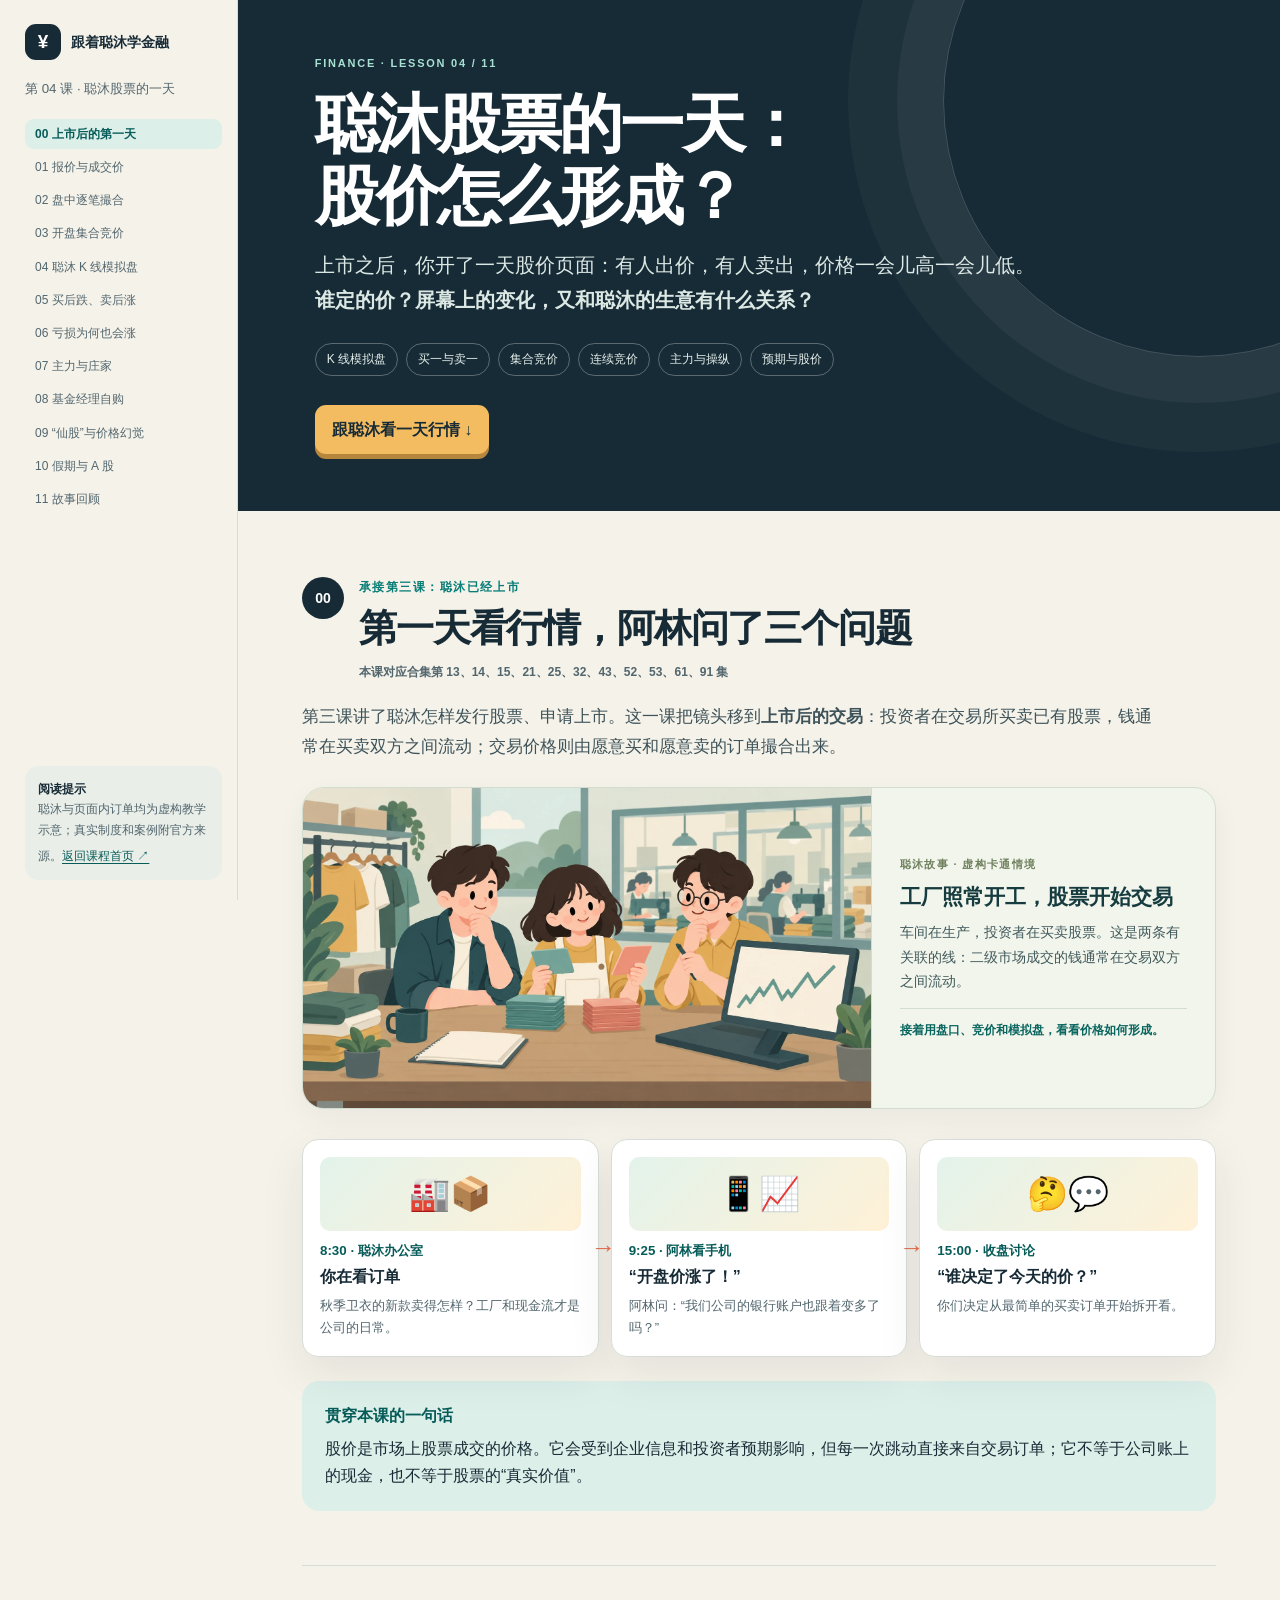
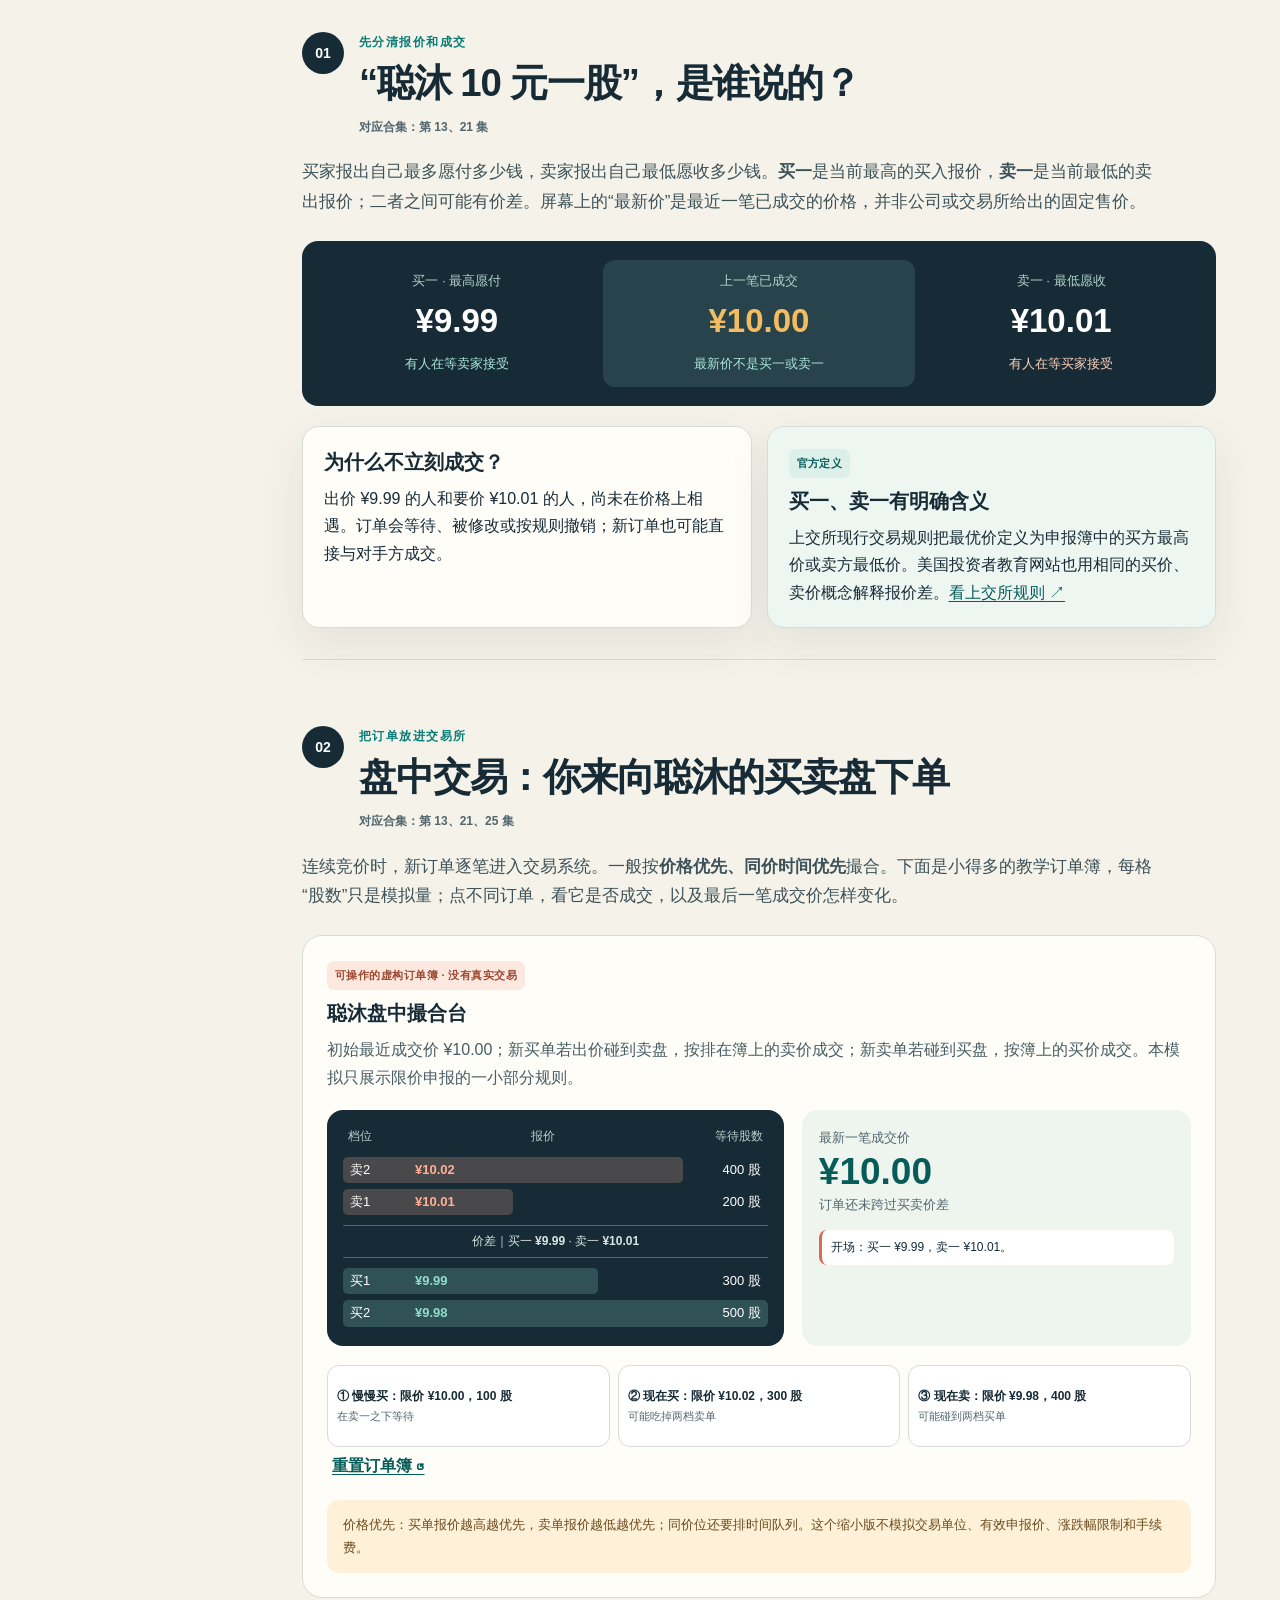
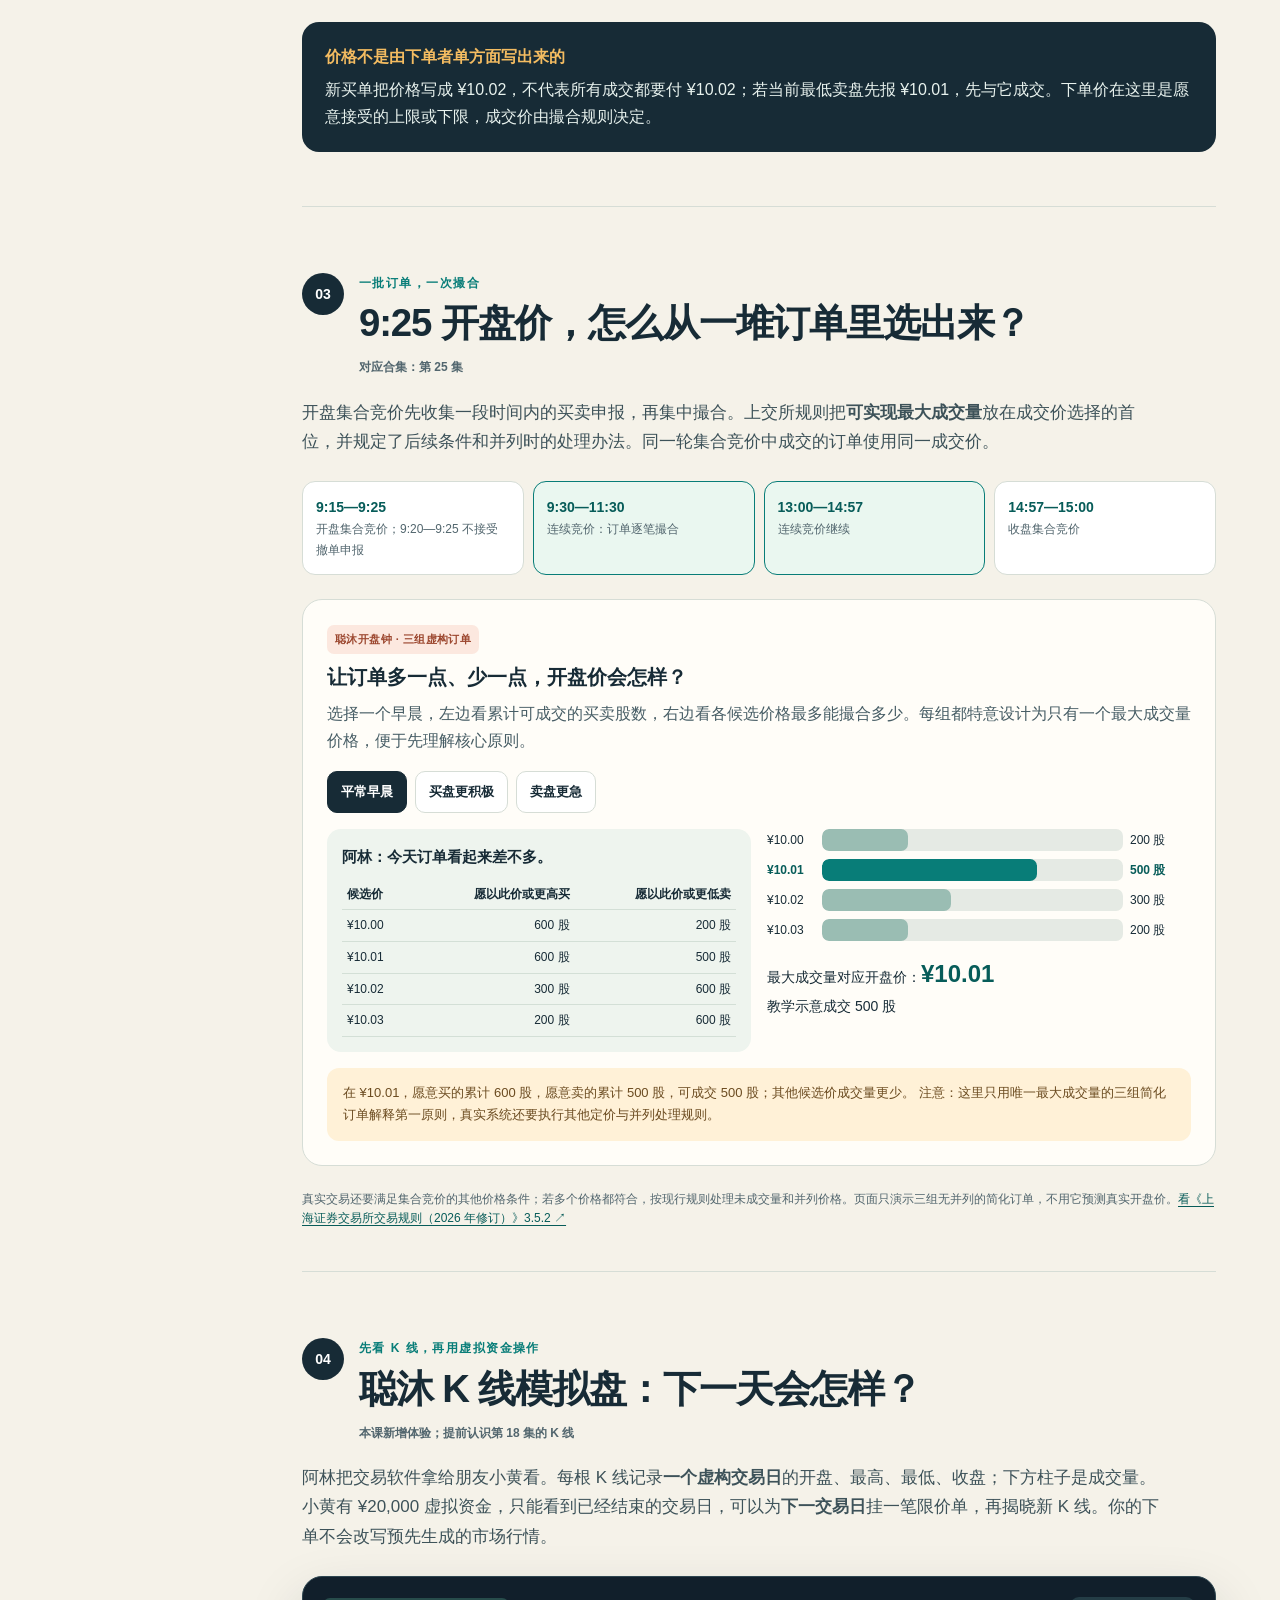
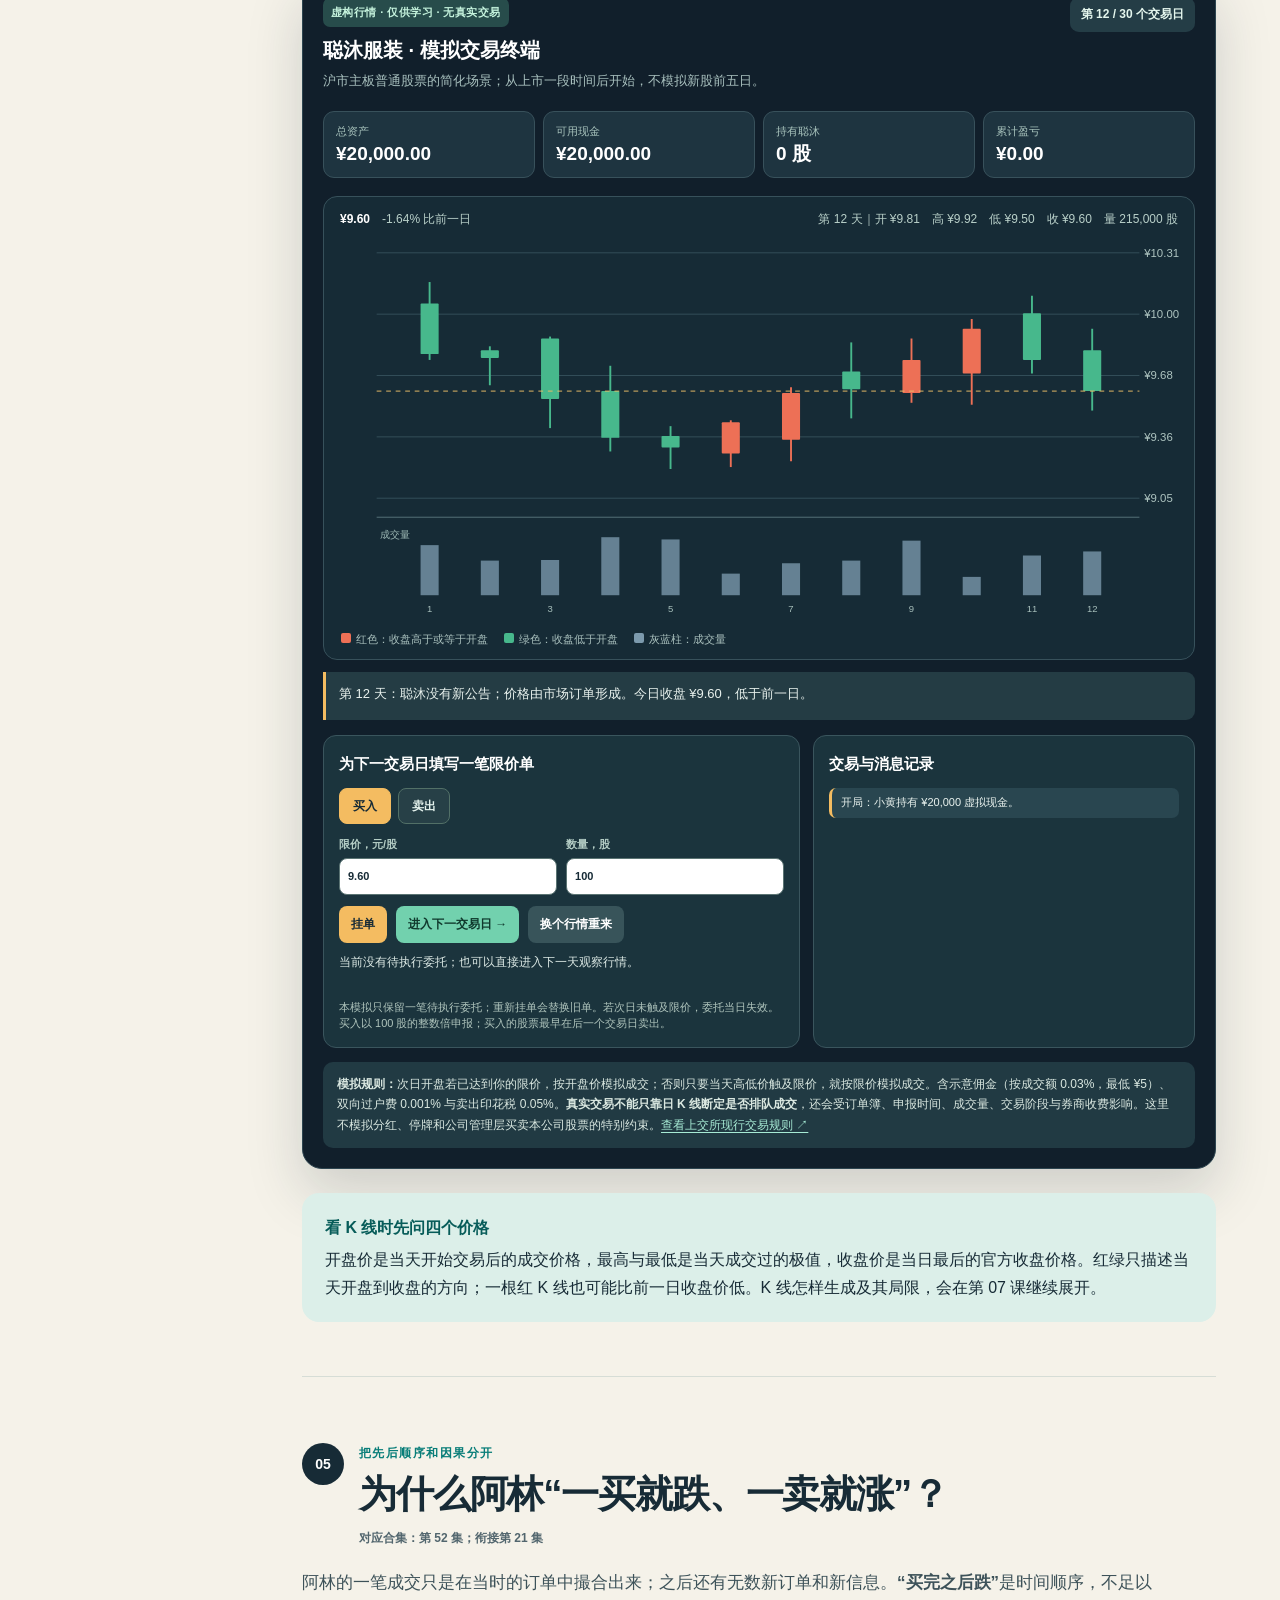
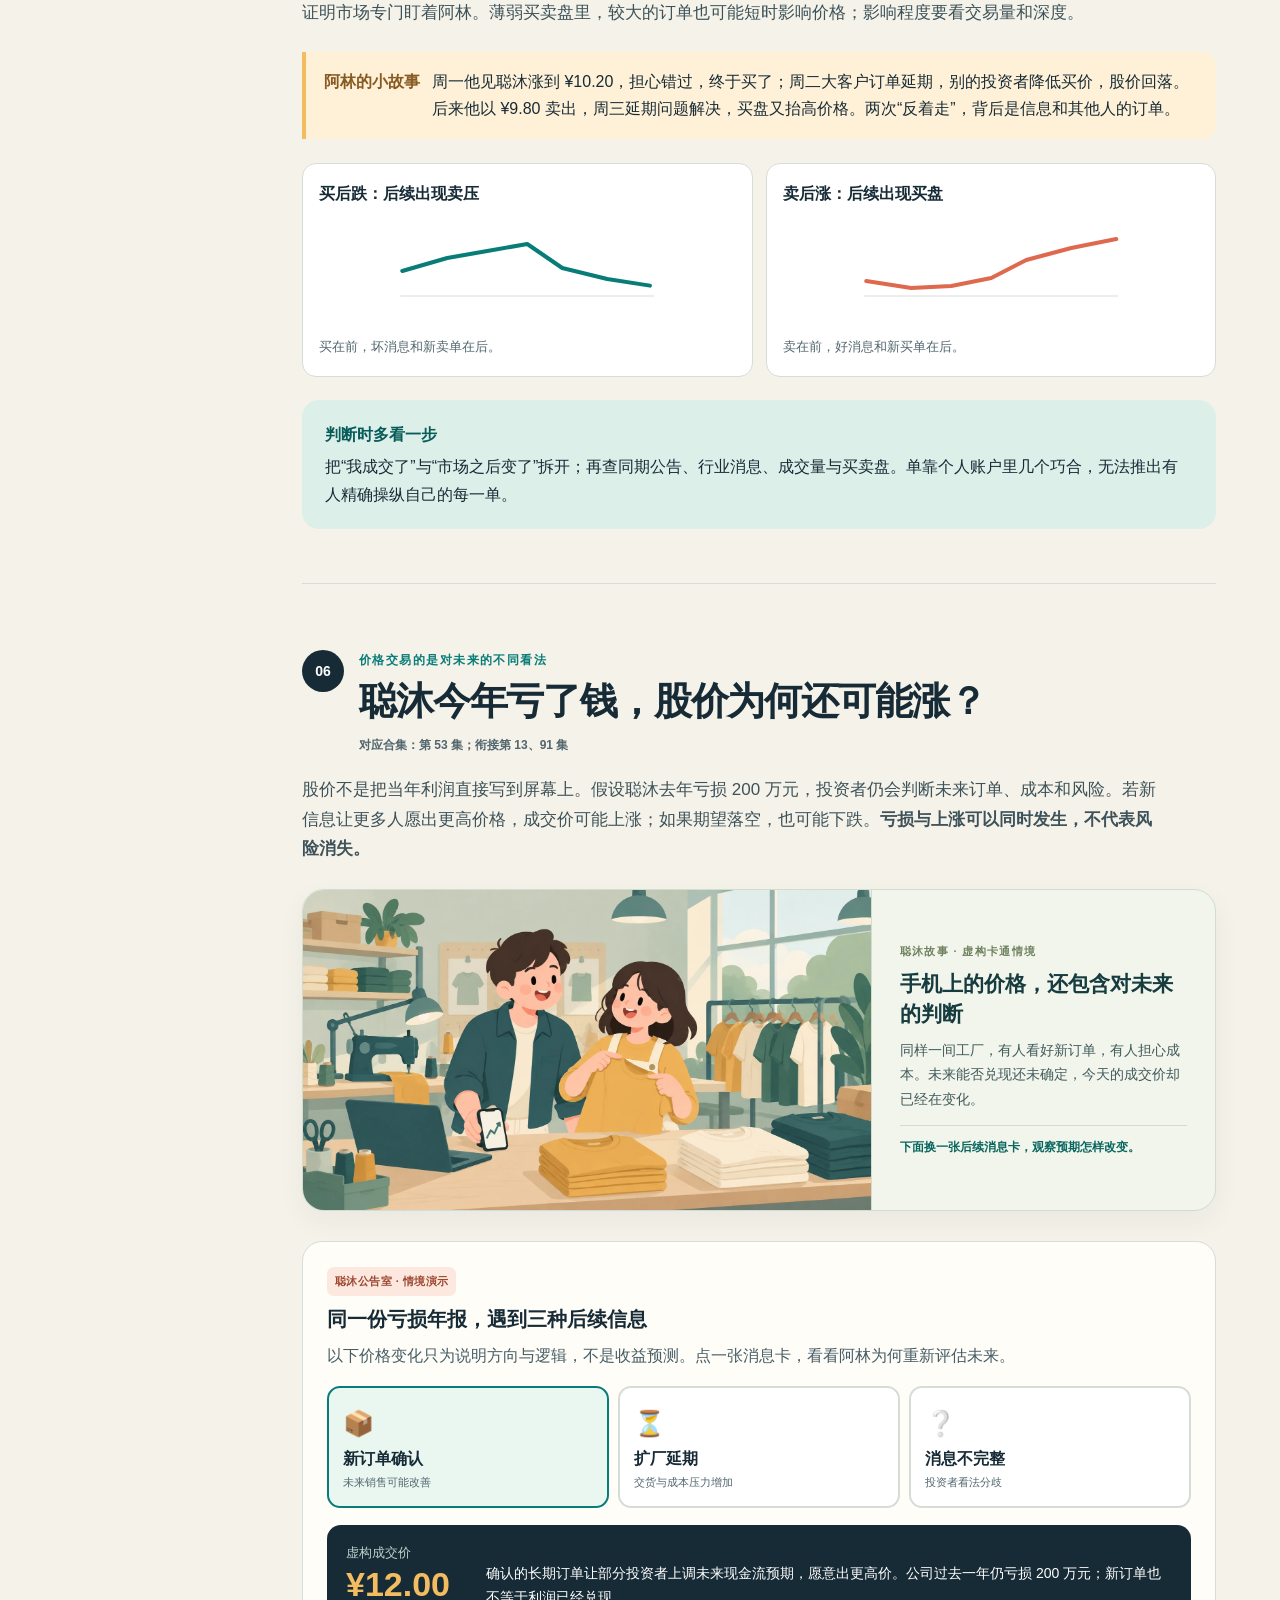
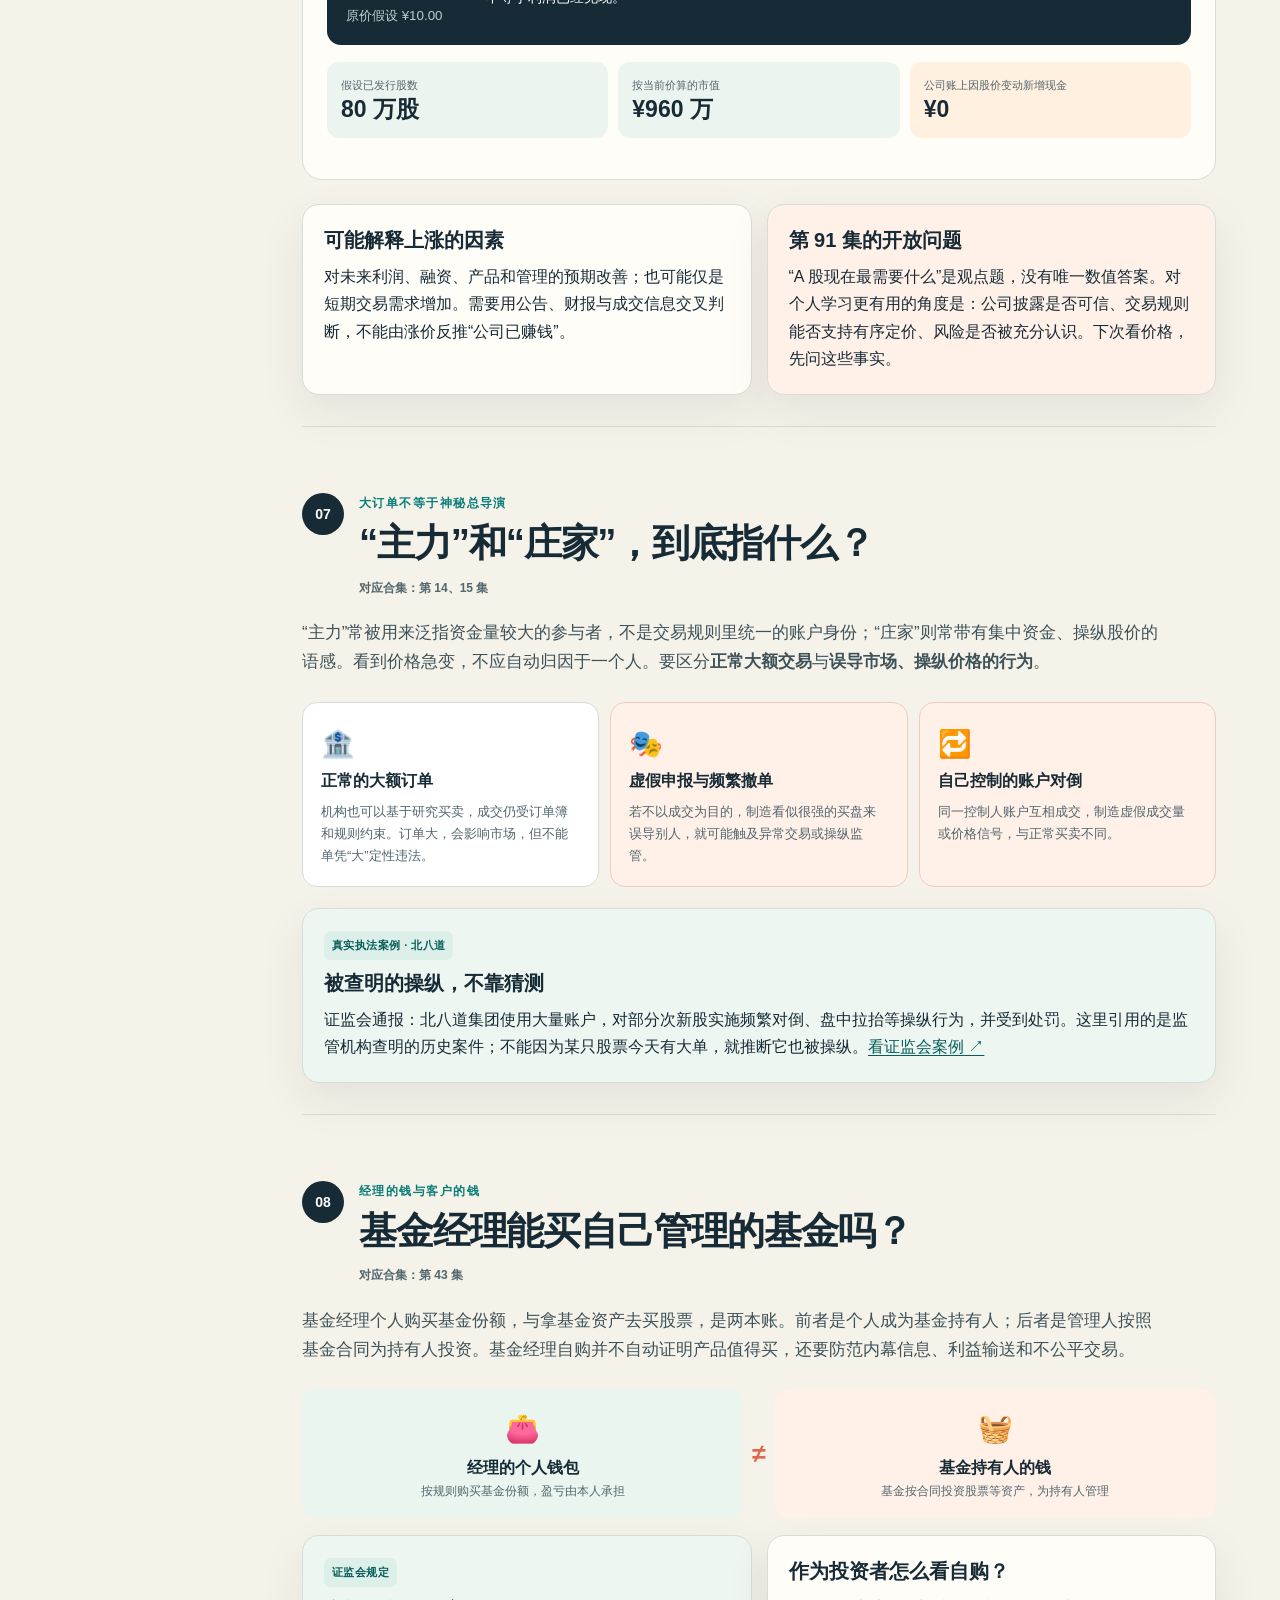
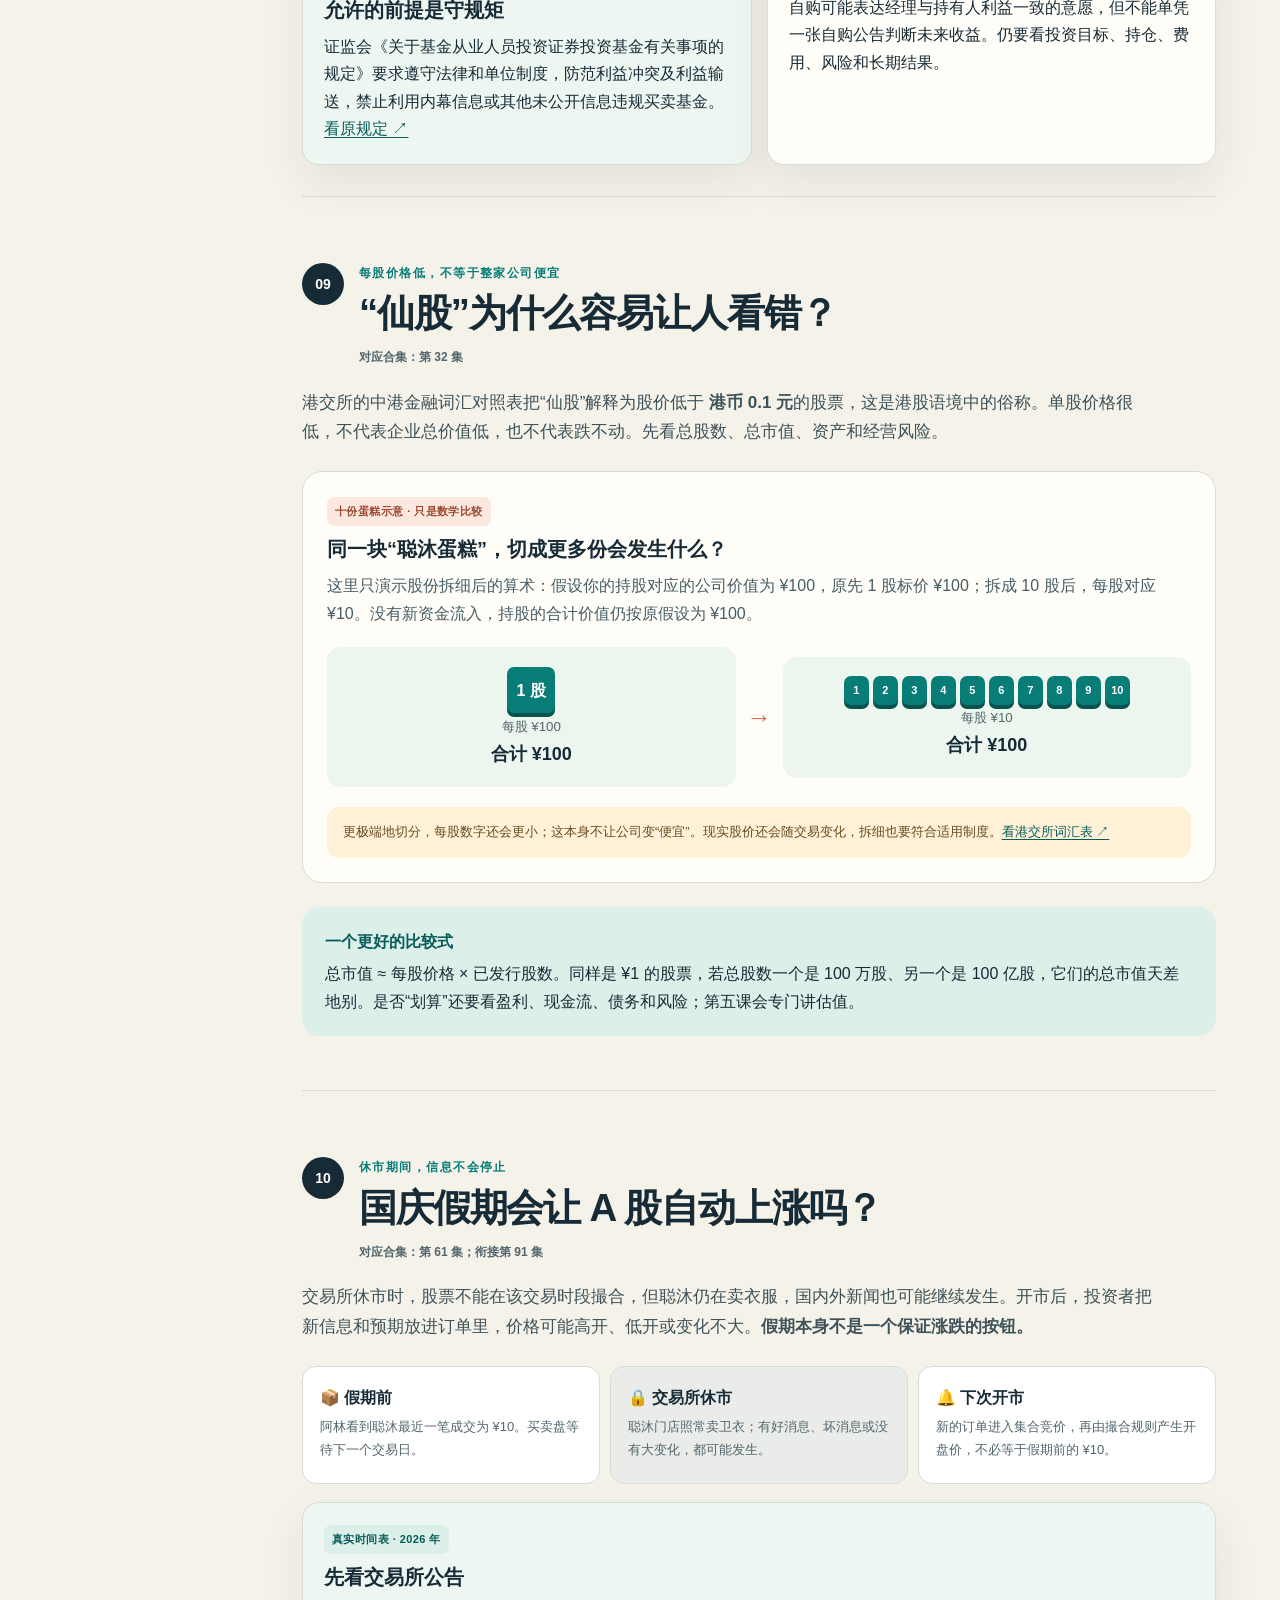
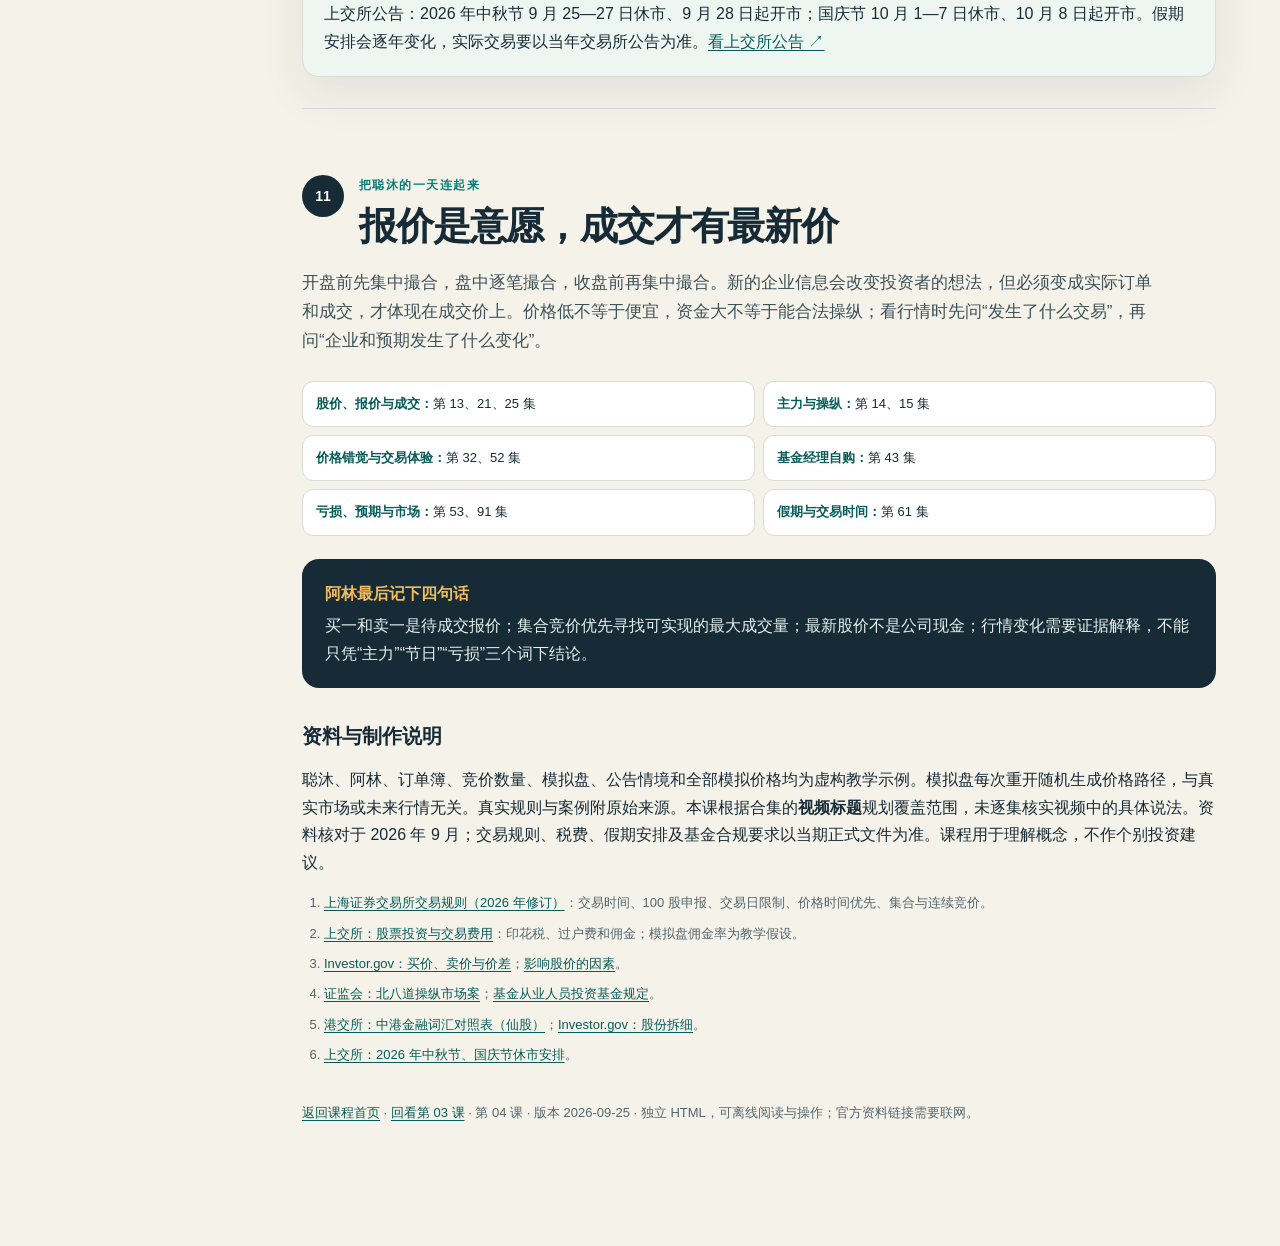
<file: finance-course-04.html>
<!doctype html>
<html lang="zh-CN">
<head>
  <meta charset="utf-8">
  <meta name="viewport" content="width=device-width, initial-scale=1">
  <meta name="color-scheme" content="light">
  <meta name="description" content="跟着聪沐服装公司的一天，用 K 线模拟盘、买卖盘和集合竞价演示理解股价如何形成。">
  <title>第 04 课｜聪沐股票的一天：股价怎么形成</title>
  <style>
    :root{--paper:#f5f2e9;--white:#fffdf8;--ink:#172b36;--muted:#52666e;--line:#d6ddd6;--teal:#087d78;--teal-dark:#075c59;--teal-soft:#dcefe9;--coral:#de694e;--coral-soft:#fce8df;--gold:#f4bc61;--gold-soft:#fff1d7;--blue:#5e80ad;--shadow:0 17px 45px rgba(23,43,54,.08)}
    *{box-sizing:border-box}html{scroll-behavior:smooth}body{margin:0;background:var(--paper);color:var(--ink);font-family:-apple-system,BlinkMacSystemFont,"PingFang SC","Microsoft YaHei","Noto Sans CJK SC",sans-serif;line-height:1.72}button,input{font:inherit}button{cursor:pointer}a{color:var(--teal-dark);text-underline-offset:3px}a:hover{color:var(--coral)}:focus-visible{outline:3px solid var(--coral);outline-offset:3px}::selection{background:#bce4da}
    .shell{display:grid;grid-template-columns:238px minmax(0,1fr);max-width:1490px;margin:auto}.rail{position:sticky;top:0;height:100vh;padding:24px 15px 20px 25px;border-right:1px solid var(--line);display:flex;flex-direction:column;gap:18px}.brand{display:flex;align-items:center;gap:10px;font-size:14px;font-weight:850}.brand-mark{width:36px;height:36px;border-radius:11px;background:var(--ink);color:white;display:grid;place-items:center;font-size:19px}.rail small{color:var(--muted)}.rail nav{display:grid;gap:3px}.rail nav a{display:block;padding:7px 10px;border-radius:9px;color:var(--muted);text-decoration:none;font-size:12px;line-height:1.35}.rail nav a:hover,.rail nav a.active{background:var(--teal-soft);color:var(--teal-dark);font-weight:800}.rail-bottom{margin-top:auto;padding:13px;background:#e9eee8;border-radius:14px;font-size:12px;color:var(--muted)}.rail-bottom b{display:block;color:var(--ink)}.rail-bottom a{display:inline-block;margin-top:6px}
    .main{min-width:0}.hero{position:relative;overflow:hidden;background:var(--ink);color:#fff;padding:54px clamp(24px,6vw,78px) 57px}.hero:after{content:"";position:absolute;width:510px;height:510px;right:-175px;top:-155px;border-radius:50%;border:1px solid #ffffff30;box-shadow:0 0 0 46px #ffffff0b,0 0 0 95px #ffffff08;pointer-events:none}.eyebrow{color:#a8e0d3;font-size:11px;letter-spacing:.16em;text-transform:uppercase;font-weight:850}.hero h1{font-size:clamp(36px,5vw,64px);line-height:1.12;letter-spacing:-.045em;max-width:800px;margin:16px 0}.hero .lead{max-width:720px;color:#dce8e4;font-size:clamp(16px,2vw,20px);margin:0}.hero-meta{display:flex;flex-wrap:wrap;gap:8px;margin-top:26px}.tag{border:1px solid #ffffff4b;border-radius:60px;padding:5px 11px;font-size:12px;color:#e4eeea}.hero-cta{display:inline-block;margin-top:29px;padding:11px 17px;background:var(--gold);border-radius:11px;color:var(--ink);font-weight:850;text-decoration:none;box-shadow:0 5px 0 #b7863d}.hero-cta:hover{color:var(--ink);transform:translateY(2px);box-shadow:0 3px 0 #b7863d}
    .content{max-width:1120px;margin:auto;padding:0 clamp(22px,5vw,70px) 90px}.section{padding:66px 0 31px;border-bottom:1px solid var(--line);scroll-margin-top:15px}.section:last-child{border-bottom:0}.section-top{display:flex;gap:15px;align-items:start}.num{flex:none;width:42px;height:42px;border-radius:50%;display:grid;place-items:center;background:var(--ink);color:#fff;font-size:14px;font-weight:850}.kicker{font-size:12px;font-weight:850;letter-spacing:.12em;color:var(--teal);margin:0 0 5px}.section h2{font-size:clamp(28px,3vw,39px);letter-spacing:-.03em;line-height:1.28;margin:0}.section h3{font-size:20px;line-height:1.4;margin:0 0 9px}.intro{font-size:17px;color:#3d5259;max-width:860px;margin:18px 0 25px}.episode{display:inline-block;margin-top:10px;font-size:12px;font-weight:700;color:var(--muted)}.story{display:flex;gap:12px;background:var(--gold-soft);border-left:4px solid var(--gold);border-radius:0 14px 14px 0;padding:16px 18px;margin:20px 0 24px}.story b{white-space:nowrap;color:#875a22}.story p{margin:0}.grid-2{display:grid;grid-template-columns:repeat(2,minmax(0,1fr));gap:15px}.grid-3{display:grid;grid-template-columns:repeat(3,minmax(0,1fr));gap:15px}.card{background:var(--white);border:1px solid var(--line);border-radius:17px;padding:21px;box-shadow:var(--shadow)}.card p{margin:7px 0 0}.card.pale{background:#edf6f1}.card.warm{background:#fff0e8}.example{display:inline-block;background:var(--coral-soft);color:#9c472f;border-radius:7px;padding:5px 8px;font-size:11px;font-weight:850;letter-spacing:.04em;margin-bottom:9px}.example.real{background:var(--teal-soft);color:var(--teal-dark)}.callout{background:var(--ink);color:#e8f2ee;border-radius:17px;padding:21px 23px;margin:23px 0}.callout b{color:var(--gold)}.callout p{margin:5px 0 0}.callout.light{background:var(--teal-soft);color:var(--ink)}.callout.light b{color:var(--teal-dark)}.sim{background:var(--white);border:1px solid var(--line);border-radius:20px;padding:24px;margin:24px 0}.sim>p{color:#475d65;margin:6px 0 0}.mini{font-size:12px;color:var(--muted)!important;line-height:1.6}.formula{background:var(--gold-soft);color:#6b4b20;border-radius:12px;padding:14px 16px;font-size:13px;margin-top:16px}.metric-row{display:grid;grid-template-columns:repeat(3,1fr);gap:10px;margin:17px 0}.metric{background:#ecf4ef;border-radius:12px;padding:14px}.metric:nth-child(3){background:#fff0df}.metric small{display:block;color:var(--muted);font-size:11px}.metric strong{display:block;font-size:23px;line-height:1.25;font-variant-numeric:tabular-nums}.choice-row{display:flex;flex-wrap:wrap;gap:8px;margin:16px 0}.choice{border:1px solid var(--line);background:#fff;border-radius:10px;padding:9px 13px;min-height:42px;font-size:13px;font-weight:800;color:var(--ink)}.choice:hover{border-color:var(--teal)}.choice[aria-pressed="true"]{background:var(--ink);border-color:var(--ink);color:#fff}.sources{font-size:13px;color:var(--muted);padding-left:22px}.sources li{margin:8px 0}.footer{padding-top:23px;font-size:13px;color:var(--muted)}.progress{position:fixed;top:0;left:0;width:0;height:4px;background:var(--coral);z-index:10;pointer-events:none}
    .comic{display:grid;grid-template-columns:repeat(3,minmax(0,1fr));gap:12px;margin:24px 0}.comic>div{position:relative;background:#fff;border:1px solid var(--line);border-radius:16px;padding:17px;box-shadow:var(--shadow)}.comic>div:not(:last-child):after{content:"→";position:absolute;right:-18px;top:40%;font-size:25px;color:var(--coral);font-weight:900;z-index:1}.comic span{display:block;font-size:33px;background:linear-gradient(135deg,#e3f3eb,#fff1d7);border-radius:10px;text-align:center;padding:9px}.comic small{display:block;color:var(--teal-dark);font-weight:800;margin-top:9px}.comic b{display:block}.comic p{font-size:13px;color:var(--muted);margin:4px 0 0}
    .market-window{display:grid;grid-template-columns:1fr 1.15fr 1fr;gap:10px;align-items:center;background:#172b36;color:white;border-radius:16px;padding:19px;margin:20px 0}.market-window>div{text-align:center}.market-window small{display:block;color:#b1d2ca}.market-window strong{display:block;font-size:clamp(22px,3vw,33px);font-variant-numeric:tabular-nums}.market-window .last{background:#28434b;border-radius:12px;padding:10px}.market-window .last strong{color:var(--gold)}.market-window em{font-style:normal;color:#a9e7d9;font-size:13px}.market-window .ask em{color:#ffd0ba}
    .order-layout{display:grid;grid-template-columns:minmax(0,1.08fr) minmax(0,.92fr);gap:18px;margin:19px 0}.book{background:#172b36;color:white;border-radius:16px;padding:16px}.book-head{display:flex;justify-content:space-between;color:#b8d1cc;font-size:12px;padding:0 5px 7px}.book-line{display:grid;grid-template-columns:57px 1fr 70px;gap:8px;align-items:center;font-variant-numeric:tabular-nums;font-size:13px;padding:5px 7px;border-radius:7px;position:relative;overflow:hidden}.book-line>*{position:relative;z-index:1}.book-line .volume{position:absolute;left:0;top:3px;bottom:3px;z-index:0;border-radius:5px;opacity:.22;transition:width .4s}.book-line.ask .volume{background:#ffb198}.book-line.bid .volume{background:#8de0c8}.book-line.ask .price{color:#ffb198}.book-line.bid .price{color:#8de0c8}.book-line .qty{text-align:right}.book-middle{text-align:center;color:#d6e5df;font-size:12px;border-top:1px solid #52676d;border-bottom:1px solid #52676d;margin:7px 0;padding:5px}.trade-panel{background:#eef4ee;border-radius:16px;padding:17px;display:flex;flex-direction:column}.trade-panel .last-trade{font-size:37px;font-weight:900;color:var(--teal-dark);font-variant-numeric:tabular-nums;line-height:1.2}.trade-panel .last-trade.down{color:#bf573f}.trade-panel small{color:var(--muted)}.trade-log{list-style:none;margin:13px 0 0;padding:0;display:grid;gap:7px;max-height:170px;overflow:auto}.trade-log li{font-size:12px;padding:7px 9px;background:#fff;border-radius:8px}.trade-log li:first-child{border-left:3px solid var(--coral)}.order-actions{display:grid;grid-template-columns:repeat(3,minmax(0,1fr));gap:8px}.order-actions button{border:1px solid var(--line);background:#fff;border-radius:12px;padding:11px 9px;text-align:left;color:var(--ink);min-height:82px}.order-actions button:hover{border-color:var(--teal);background:#f2faf5}.order-actions b,.order-actions small{display:block}.order-actions b{font-size:12px}.order-actions small{font-size:11px;color:var(--muted)}.reset{border:0;background:none;color:var(--teal-dark);font-weight:800;text-decoration:underline;text-underline-offset:3px;padding:5px}
    .auction-layout{display:grid;grid-template-columns:minmax(0,1fr) minmax(0,1fr);gap:16px;margin-top:16px}.auction-orders{background:#eef4ee;border-radius:14px;padding:15px}.auction-orders h4{margin:0 0 9px;font-size:15px}.auction-orders table{width:100%;border-collapse:collapse;font-size:12px}.auction-orders td,.auction-orders th{padding:5px;border-bottom:1px solid #d3dfd6;text-align:right}.auction-orders td:first-child,.auction-orders th:first-child{text-align:left}.auction-chart{display:grid;gap:8px}.auction-row{display:grid;grid-template-columns:48px 1fr 61px;gap:7px;align-items:center;font-size:12px}.auction-row.winner{font-weight:900;color:var(--teal-dark)}.auction-track{height:22px;background:#e5eae4;border-radius:7px;overflow:hidden}.auction-fill{height:100%;background:#9abdb3;border-radius:7px;transition:width .45s}.auction-row.winner .auction-fill{background:var(--teal)}.auction-answer{font-size:14px;margin-top:12px}.auction-answer strong{font-size:24px;color:var(--teal-dark);font-variant-numeric:tabular-nums}
    .timeline{display:grid;grid-template-columns:repeat(4,minmax(0,1fr));gap:9px;margin:21px 0}.timeline>div{background:#fff;border:1px solid var(--line);border-radius:13px;padding:13px}.timeline b,.timeline small{display:block}.timeline b{color:var(--teal-dark);font-size:14px}.timeline small{font-size:12px;color:var(--muted)}.timeline .focus{border-color:var(--teal);background:#eaf7f0}
    .price-story{display:grid;grid-template-columns:1fr 1fr;gap:13px;margin:17px 0}.price-story>div{border:1px solid var(--line);border-radius:14px;background:#fff;padding:16px}.price-story b{display:block}.price-story svg{width:100%;height:100px;margin:8px 0}.price-story polyline{fill:none;stroke:var(--teal);stroke-width:4;stroke-linecap:round;stroke-linejoin:round;stroke-dasharray:260;stroke-dashoffset:260;animation:draw 1.3s ease forwards}.price-story .sell polyline{stroke:var(--coral)}@keyframes draw{to{stroke-dashoffset:0}}.price-story small{color:var(--muted)}
    .news-cards{display:grid;grid-template-columns:repeat(3,minmax(0,1fr));gap:9px;margin:17px 0}.news-cards button{border:2px solid var(--line);background:#fff;border-radius:13px;padding:14px;text-align:left;min-height:119px;color:var(--ink)}.news-cards button:hover{border-color:var(--teal)}.news-cards button[aria-pressed="true"]{border-color:var(--teal);background:#eaf7f0}.news-cards span{display:block;font-size:25px}.news-cards b,.news-cards small{display:block}.news-cards small{font-size:11px;color:var(--muted)}.news-result{background:#172b36;color:white;border-radius:14px;padding:17px 19px;display:grid;grid-template-columns:125px 1fr;gap:15px;align-items:center}.news-result strong{font-size:34px;color:var(--gold);line-height:1.2}.news-result small{display:block;color:#bad0cb}.news-result p{margin:0;font-size:14px}
    .role-cards{display:grid;grid-template-columns:repeat(3,1fr);gap:11px;margin:21px 0}.role-cards>div{border:1px solid var(--line);border-radius:15px;padding:18px;background:#fff}.role-cards span{font-size:27px}.role-cards b{display:block}.role-cards p{margin:6px 0 0;font-size:13px;color:var(--muted)}.role-cards .danger{background:#fff0e8;border-color:#efccbd}.two-wallets{display:grid;grid-template-columns:1fr auto 1fr;gap:9px;align-items:center;margin:17px 0}.wallet{border-radius:14px;background:#e9f5ee;padding:16px;text-align:center}.wallet:nth-child(3){background:#fff0e8}.wallet span{display:block;font-size:28px}.wallet b,.wallet small{display:block}.wallet small{color:var(--muted);font-size:12px}.two-wallets>strong{color:var(--coral);font-size:25px}
    .split-demo{display:grid;grid-template-columns:1fr auto 1fr;gap:11px;align-items:center;margin:20px 0}.split-demo>div{background:#edf5ef;border-radius:14px;padding:17px;text-align:center}.split-demo>strong{font-size:25px;color:var(--coral)}.share-token{display:inline-grid;place-items:center;background:var(--teal);color:#fff;border-radius:7px;font-weight:900;width:48px;height:46px;margin:3px;box-shadow:0 4px 0 #08534f}.share-token.many{width:25px;height:29px;font-size:11px;margin:2px}.split-demo small{display:block;color:var(--muted)}.split-demo b{font-size:18px}
    .holiday-panels{display:grid;grid-template-columns:repeat(3,1fr);gap:10px;margin:18px 0}.holiday-panels>div{border:1px solid var(--line);background:#fff;border-radius:14px;padding:17px}.holiday-panels b{display:block}.holiday-panels p{font-size:13px;margin:5px 0;color:var(--muted)}.holiday-panels .closed{background:#e9ece8}.episode-map{display:grid;grid-template-columns:repeat(2,1fr);gap:8px;margin:20px 0}.episode-map>div{background:#fff;border:1px solid var(--line);border-radius:11px;padding:11px 13px;font-size:13px}.episode-map b{color:var(--teal-dark)}
    .papertrade{background:#111f2b;color:#e9f2ee;border:1px solid #2d4550;border-radius:20px;padding:20px;margin:24px 0;box-shadow:0 24px 55px #172b362c}.papertrade .example{background:#274c4b;color:#c6f4de}.papertrade h3{color:white}.papertrade p{color:#c9d7d4}.trade-top{display:flex;justify-content:space-between;gap:15px;align-items:start;flex-wrap:wrap}.trade-top h3{margin-bottom:2px}.trade-top small{color:#a8c0be}.trade-badge{background:#243d46;color:#e4f6ed;padding:7px 11px;border-radius:9px;font-size:12px;font-weight:800}.trade-metrics{display:grid;grid-template-columns:repeat(4,minmax(0,1fr));gap:8px;margin:18px 0}.trade-metrics>div{background:#1e3440;border:1px solid #38515b;border-radius:11px;padding:10px 12px}.trade-metrics small{display:block;color:#a8c3bc;font-size:11px}.trade-metrics strong{display:block;color:white;font-variant-numeric:tabular-nums;font-size:19px;line-height:1.35}.trade-metrics strong.positive{color:#ffad9c}.trade-metrics strong.negative{color:#95e3b8}.chart-wrap{background:#162b36;border:1px solid #37515b;border-radius:14px;padding:8px 7px 1px}.chart-top{display:flex;justify-content:space-between;flex-wrap:wrap;gap:5px;padding:4px 9px 0;font-size:12px;color:#b9d0c9}.chart-top strong{color:white}.kline-svg{display:block;width:100%;height:auto;min-height:270px;touch-action:pan-y}.chart-key{display:flex;gap:16px;flex-wrap:wrap;padding:1px 10px 9px;color:#a9c0bd;font-size:11px}.chart-key span:before{content:"";display:inline-block;width:10px;height:10px;border-radius:2px;background:#ed7056;margin-right:5px}.chart-key span:nth-child(2):before{background:#47b88c}.chart-key span:nth-child(3):before{background:#7c9aad}.trade-story{margin:12px 0;background:#243c44;border-left:3px solid var(--gold);padding:11px 13px;border-radius:0 9px 9px 0;font-size:13px;min-height:48px}.trade-story b{color:var(--gold)}.trade-controls{display:grid;grid-template-columns:minmax(0,1fr) minmax(225px,.8fr);gap:13px;margin-top:15px}.trade-ticket{border:1px solid #3a555d;border-radius:13px;padding:15px;background:#1b343d}.trade-ticket h4,.trade-ledger h4{margin:0 0 11px;font-size:15px;color:#fff}.trade-side{display:flex;gap:7px;margin-bottom:11px}.trade-side button{border:1px solid #527067;background:#274047;color:#e4f2ed;border-radius:8px;padding:7px 13px;font-size:12px;font-weight:850}.trade-side button[aria-pressed="true"]{background:var(--gold);border-color:var(--gold);color:var(--ink)}.trade-fields{display:grid;grid-template-columns:1fr 1fr;gap:9px}.trade-fields label{font-size:11px;color:#b4cdc5;font-weight:800}.trade-fields input{display:block;width:100%;border:1px solid #5b7473;border-radius:8px;background:#fff;color:var(--ink);padding:8px;margin-top:4px;font-variant-numeric:tabular-nums}.trade-actions{display:flex;gap:9px;flex-wrap:wrap;margin-top:11px}.trade-actions button{border:0;border-radius:8px;padding:8px 12px;font-weight:850;font-size:12px}.trade-actions .place{background:var(--gold);color:var(--ink)}.trade-actions .advance{background:#72d1ae;color:#10392d}.trade-actions .newgame{background:#38545a;color:white}.trade-actions button:disabled{cursor:not-allowed;opacity:.45}.trade-order{font-size:12px;color:#dce9e5;min-height:37px;margin-top:9px}.trade-order b{color:#f3c96d}.trade-note{font-size:11px;color:#afc4bc;line-height:1.5;margin-top:10px}.trade-ledger{border:1px solid #3a555d;border-radius:13px;padding:15px;background:#1b343d;min-height:245px}.trade-ledger ol{list-style:none;margin:0;padding:0;display:grid;gap:6px;max-height:240px;overflow:auto}.trade-ledger li{padding:7px 9px;background:#294650;border-radius:7px;font-size:11px;line-height:1.45}.trade-ledger li:first-child{border-left:3px solid var(--gold)}.trade-rule{font-size:12px;color:#dae8e1;background:#213a43;border-radius:10px;padding:12px 14px;margin-top:14px}.trade-rule a{color:#a7ebd5}
    @media(max-width:1100px){.shell{grid-template-columns:202px minmax(0,1fr)}.rail{padding:19px 9px}.timeline{grid-template-columns:repeat(2,1fr)}}
    @media(max-width:760px){.shell{display:block}.rail{position:relative;height:auto;border-right:0;border-bottom:1px solid var(--line);padding:14px 17px;gap:8px}.rail nav{display:flex;overflow:auto;gap:4px}.rail nav a{white-space:nowrap}.rail small,.rail-bottom{display:none}.hero{padding:40px 22px}.hero:after{right:-320px}.content{padding:0 18px 65px}.section{padding-top:52px}.section-top{gap:10px}.num{width:35px;height:35px;font-size:12px}.grid-2,.grid-3,.comic,.order-layout,.auction-layout,.price-story,.role-cards,.holiday-panels,.trade-controls{grid-template-columns:1fr}.comic>div:not(:last-child):after{content:"↓";right:50%;top:auto;bottom:-20px;transform:translateX(50%)}.story{display:block}.story b{display:block}.sim{padding:19px}.news-cards{grid-template-columns:1fr}.news-cards button{min-height:0;display:grid;grid-template-columns:35px 1fr;gap:2px 8px;padding:10px}.news-cards span{grid-row:span 2}.metric-row{grid-template-columns:1fr 1fr}.metric-row .metric:last-child{grid-column:span 2}.market-window{padding:12px}.market-window strong{font-size:19px}.order-actions{grid-template-columns:1fr}.order-actions button{min-height:0}.role-cards p{margin-bottom:0}.trade-metrics{grid-template-columns:1fr 1fr}.papertrade{padding:14px}.chart-wrap{overflow-x:auto}.kline-svg{min-width:650px}}
    @media(max-width:440px){.metric-row,.episode-map{grid-template-columns:1fr}.metric-row .metric:last-child{grid-column:auto}.news-result{grid-template-columns:1fr}.market-window{grid-template-columns:1fr 1fr}.market-window .last{grid-column:span 2;grid-row:1}.split-demo{grid-template-columns:1fr}.split-demo>strong{transform:rotate(90deg);text-align:center}.two-wallets{grid-template-columns:1fr}.two-wallets>strong{text-align:center;transform:rotate(90deg)}.timeline{grid-template-columns:1fr}}
    @media(prefers-reduced-motion:reduce){html{scroll-behavior:auto}*,*:before,*:after{animation:none!important;transition:none!important}}
    @media print{.rail,.hero-cta,.progress,.choice-row,.order-actions,.reset,.news-cards,.trade-actions,.trade-side{display:none!important}.shell{display:block}.hero{background:#fff;color:#000;padding:10px 0 18px}.hero .lead{color:#222}.content{max-width:none;padding:0}.section{break-inside:avoid;padding-top:23px}.card,.sim{box-shadow:none}}
  </style>
<link rel="stylesheet" href="assets/course-art.css?v=20260928-art">
</head>
<body>
  <div class="progress" id="readProgress" aria-hidden="true"></div>
  <div class="shell">
    <aside class="rail" aria-label="课程目录">
      <div class="brand"><span class="brand-mark" aria-hidden="true">¥</span><span>跟着聪沐学金融</span></div>
      <small>第 04 课 · 聪沐股票的一天</small>
      <nav id="toc"><a href="#opening">00 上市后的第一天</a><a href="#quote">01 报价与成交价</a><a href="#continuous">02 盘中逐笔撮合</a><a href="#call">03 开盘集合竞价</a><a href="#papertrade">04 聪沐 K 线模拟盘</a><a href="#timing">05 买后跌、卖后涨</a><a href="#expectations">06 亏损为何也会涨</a><a href="#players">07 主力与庄家</a><a href="#fund">08 基金经理自购</a><a href="#penny">09 “仙股”与价格幻觉</a><a href="#holiday">10 假期与 A 股</a><a href="#recap">11 故事回顾</a></nav>
      <div class="rail-bottom"><b>阅读提示</b>聪沐与页面内订单均为虚构教学示意；真实制度和案例附官方来源。<a href="index.html">返回课程首页 ↗</a></div>
    </aside>
    <main class="main">
      <header class="hero">
        <div class="eyebrow">Finance · lesson 04 / 11</div>
        <h1>聪沐股票的一天：<br>股价怎么形成？</h1>
        <p class="lead">上市之后，你开了一天股价页面：有人出价，有人卖出，价格一会儿高一会儿低。<b>谁定的价？屏幕上的变化，又和聪沐的生意有什么关系？</b></p>
        <div class="hero-meta"><span class="tag">K 线模拟盘</span><span class="tag">买一与卖一</span><span class="tag">集合竞价</span><span class="tag">连续竞价</span><span class="tag">主力与操纵</span><span class="tag">预期与股价</span></div>
        <a class="hero-cta" href="#opening">跟聪沐看一天行情 ↓</a>
      </header>
      <div class="content">
        <section class="section" id="opening">
          <div class="section-top"><span class="num">00</span><div><p class="kicker">承接第三课：聪沐已经上市</p><h2>第一天看行情，阿林问了三个问题</h2><span class="episode">本课对应合集第 13、14、15、21、25、32、43、52、53、61、91 集</span></div></div>
          <p class="intro">第三课讲了聪沐怎样发行股票、申请上市。这一课把镜头移到<b>上市后的交易</b>：投资者在交易所买卖已有股票，钱通常在买卖双方之间流动；交易价格则由愿意买和愿意卖的订单撮合出来。</p>
<figure class="course-art"><img src="assets/course-market.webp" alt="工厂照常开工，股票开始交易：车间在生产，投资者在买卖股票。这是两条有关联的线：二级市场成交的钱通常在交易双方之间流动。" width="1672" height="941" loading="lazy" decoding="async"><figcaption><span class="course-art-label">聪沐故事 · 虚构卡通情境</span><strong class="course-art-title">工厂照常开工，股票开始交易</strong><span class="course-art-copy">车间在生产，投资者在买卖股票。这是两条有关联的线：二级市场成交的钱通常在交易双方之间流动。</span><span class="course-art-next">接着用盘口、竞价和模拟盘，看看价格如何形成。</span></figcaption></figure>

          <div class="comic" aria-label="聪沐上市后的三格小故事"><div><span aria-hidden="true">🏭📦</span><small>8:30 · 聪沐办公室</small><b>你在看订单</b><p>秋季卫衣的新款卖得怎样？工厂和现金流才是公司的日常。</p></div><div><span aria-hidden="true">📱📈</span><small>9:25 · 阿林看手机</small><b>“开盘价涨了！”</b><p>阿林问：“我们公司的银行账户也跟着变多了吗？”</p></div><div><span aria-hidden="true">🤔💬</span><small>15:00 · 收盘讨论</small><b>“谁决定了今天的价？”</b><p>你们决定从最简单的买卖订单开始拆开看。</p></div></div>
          <div class="callout light"><b>贯穿本课的一句话</b><p>股价是市场上股票成交的价格。它会受到企业信息和投资者预期影响，但每一次跳动直接来自交易订单；它不等于公司账上的现金，也不等于股票的“真实价值”。</p></div>
        </section>

        <section class="section" id="quote">
          <div class="section-top"><span class="num">01</span><div><p class="kicker">先分清报价和成交</p><h2>“聪沐 10 元一股”，是谁说的？</h2><span class="episode">对应合集：第 13、21 集</span></div></div>
          <p class="intro">买家报出自己最多愿付多少钱，卖家报出自己最低愿收多少钱。<b>买一</b>是当前最高的买入报价，<b>卖一</b>是当前最低的卖出报价；二者之间可能有价差。屏幕上的“最新价”是最近一笔已成交的价格，并非公司或交易所给出的固定售价。</p>
          <div class="market-window" aria-label="虚构的聪沐股票报价"><div><small>买一 · 最高愿付</small><strong>¥9.99</strong><em>有人在等卖家接受</em></div><div class="last"><small>上一笔已成交</small><strong>¥10.00</strong><em>最新价不是买一或卖一</em></div><div class="ask"><small>卖一 · 最低愿收</small><strong>¥10.01</strong><em>有人在等买家接受</em></div></div>
          <div class="grid-2"><div class="card"><h3>为什么不立刻成交？</h3><p>出价 ¥9.99 的人和要价 ¥10.01 的人，尚未在价格上相遇。订单会等待、被修改或按规则撤销；新订单也可能直接与对手方成交。</p></div><div class="card pale"><span class="example real">官方定义</span><h3>买一、卖一有明确含义</h3><p>上交所现行交易规则把最优价定义为申报簿中的买方最高价或卖方最低价。美国投资者教育网站也用相同的买价、卖价概念解释报价差。<a href="https://www.sse.com.cn/lawandrules/sselawsrules2025/stocks/exchange/c/c_20260424_10816482.shtml" target="_blank" rel="noopener noreferrer">看上交所规则 ↗</a></p></div></div>
        </section>

        <section class="section" id="continuous">
          <div class="section-top"><span class="num">02</span><div><p class="kicker">把订单放进交易所</p><h2>盘中交易：你来向聪沐的买卖盘下单</h2><span class="episode">对应合集：第 13、21、25 集</span></div></div>
          <p class="intro">连续竞价时，新订单逐笔进入交易系统。一般按<b>价格优先、同价时间优先</b>撮合。下面是小得多的教学订单簿，每格“股数”只是模拟量；点不同订单，看它是否成交，以及最后一笔成交价怎样变化。</p>
          <div class="sim" aria-labelledby="bookTitle"><span class="example">可操作的虚构订单簿 · 没有真实交易</span><h3 id="bookTitle">聪沐盘中撮合台</h3><p>初始最近成交价 ¥10.00；新买单若出价碰到卖盘，按排在簿上的卖价成交；新卖单若碰到买盘，按簿上的买价成交。本模拟只展示限价申报的一小部分规则。</p>
            <div class="order-layout"><div class="book" aria-label="实时买卖盘"><div class="book-head"><span>档位</span><span>报价</span><span>等待股数</span></div><div id="askBook"></div><div class="book-middle">价差｜买一 <b id="bestBid">¥9.99</b> · 卖一 <b id="bestAsk">¥10.01</b></div><div id="bidBook"></div></div><div class="trade-panel" aria-live="polite"><small>最新一笔成交价</small><span class="last-trade" id="lastPrice">¥10.00</span><small id="bookStatus">订单还未跨过买卖价差</small><ol class="trade-log" id="tradeLog"><li>开场：买一 ¥9.99，卖一 ¥10.01。</li></ol></div></div>
            <div class="order-actions" role="group" aria-label="向虚构订单簿下单"><button type="button" data-order="wait"><b>① 慢慢买：限价 ¥10.00，100 股</b><small>在卖一之下等待</small></button><button type="button" data-order="buy"><b>② 现在买：限价 ¥10.02，300 股</b><small>可能吃掉两档卖单</small></button><button type="button" data-order="sell"><b>③ 现在卖：限价 ¥9.98，400 股</b><small>可能碰到两档买单</small></button></div>
            <button class="reset" type="button" id="bookReset">重置订单簿 ↺</button>
            <div class="formula" id="bookExplain" aria-live="polite">价格优先：买单报价越高越优先，卖单报价越低越优先；同价位还要排时间队列。这个缩小版不模拟交易单位、有效申报价、涨跌幅限制和手续费。</div>
          </div>
          <div class="callout"><b>价格不是由下单者单方面写出来的</b><p>新买单把价格写成 ¥10.02，不代表所有成交都要付 ¥10.02；若当前最低卖盘先报 ¥10.01，先与它成交。下单价在这里是愿意接受的上限或下限，成交价由撮合规则决定。</p></div>
        </section>

        <section class="section" id="call">
          <div class="section-top"><span class="num">03</span><div><p class="kicker">一批订单，一次撮合</p><h2>9:25 开盘价，怎么从一堆订单里选出来？</h2><span class="episode">对应合集：第 25 集</span></div></div>
          <p class="intro">开盘集合竞价先收集一段时间内的买卖申报，再集中撮合。上交所规则把<b>可实现最大成交量</b>放在成交价选择的首位，并规定了后续条件和并列时的处理办法。同一轮集合竞价中成交的订单使用同一成交价。</p>
          <div class="timeline" aria-label="上交所现行竞价交易时间"><div><b>9:15—9:25</b><small>开盘集合竞价；9:20—9:25 不接受撤单申报</small></div><div class="focus"><b>9:30—11:30</b><small>连续竞价：订单逐笔撮合</small></div><div class="focus"><b>13:00—14:57</b><small>连续竞价继续</small></div><div><b>14:57—15:00</b><small>收盘集合竞价</small></div></div>
          <div class="sim" aria-labelledby="auctionTitle"><span class="example">聪沐开盘钟 · 三组虚构订单</span><h3 id="auctionTitle">让订单多一点、少一点，开盘价会怎样？</h3><p>选择一个早晨，左边看累计可成交的买卖股数，右边看各候选价格最多能撮合多少。每组都特意设计为只有一个最大成交量价格，便于先理解核心原则。</p>
            <div class="choice-row" role="group" aria-label="开盘订单情境"><button class="choice" type="button" data-auction="base" aria-pressed="true">平常早晨</button><button class="choice" type="button" data-auction="buy" aria-pressed="false">买盘更积极</button><button class="choice" type="button" data-auction="sell" aria-pressed="false">卖盘更急</button></div>
            <div class="auction-layout"><div class="auction-orders"><h4 id="auctionStory">阿林：今天订单看起来差不多。</h4><table><thead><tr><th>候选价</th><th>愿以此价或更高买</th><th>愿以此价或更低卖</th></tr></thead><tbody id="auctionTable"></tbody></table></div><div><div class="auction-chart" id="auctionChart" aria-label="各价格可成交量比较"></div><div class="auction-answer">最大成交量对应开盘价：<strong id="auctionPrice">¥10.01</strong><br><span id="auctionVolume">教学示意成交 500 股</span></div></div></div>
            <div class="formula" id="auctionExplain" aria-live="polite"></div>
          </div>
          <p class="mini">真实交易还要满足集合竞价的其他价格条件；若多个价格都符合，按现行规则处理未成交量和并列价格。页面只演示三组无并列的简化订单，不用它预测真实开盘价。<a href="https://www.sse.com.cn/lawandrules/sselawsrules2025/stocks/exchange/c/c_20260424_10816482.shtml" target="_blank" rel="noopener noreferrer">看《上海证券交易所交易规则（2026 年修订）》3.5.2 ↗</a></p>
        </section>

        <section class="section" id="papertrade">
          <div class="section-top"><span class="num">04</span><div><p class="kicker">先看 K 线，再用虚拟资金操作</p><h2>聪沐 K 线模拟盘：下一天会怎样？</h2><span class="episode">本课新增体验；提前认识第 18 集的 K 线</span></div></div>
          <p class="intro">阿林把交易软件拿给朋友小黄看。每根 K 线记录<b>一个虚构交易日</b>的开盘、最高、最低、收盘；下方柱子是成交量。小黄有 ¥20,000 虚拟资金，只能看到已经结束的交易日，可以为<b>下一交易日</b>挂一笔限价单，再揭晓新 K 线。你的下单不会改写预先生成的市场行情。</p>
          <div class="papertrade" aria-labelledby="paperTitle">
            <div class="trade-top"><div><span class="example">虚构行情 · 仅供学习 · 无真实交易</span><h3 id="paperTitle">聪沐服装 · 模拟交易终端</h3><small>沪市主板普通股票的简化场景；从上市一段时间后开始，不模拟新股前五日。</small></div><span class="trade-badge" id="paperDay">第 12 / 30 个交易日</span></div>
            <div class="trade-metrics" aria-live="polite"><div><small>总资产</small><strong id="paperEquity">¥20,000.00</strong></div><div><small>可用现金</small><strong id="paperCash">¥20,000.00</strong></div><div><small>持有聪沐</small><strong id="paperShares">0 股</strong></div><div><small>累计盈亏</small><strong id="paperPnl">¥0.00</strong></div></div>
            <div class="chart-wrap"><div class="chart-top"><span><strong id="paperClose">¥10.00</strong>　<span id="paperChange">最近收盘</span></span><span id="paperCandleInfo">点 K 线看开高低收与成交量</span></div><svg class="kline-svg" id="klineChart" viewBox="0 0 900 420" role="img" aria-label="聪沐虚构日 K 线图，红色上涨，绿色下跌，下方为成交量"></svg><div class="chart-key"><span>红色：收盘高于或等于开盘</span><span>绿色：收盘低于开盘</span><span>灰蓝柱：成交量</span></div></div>
            <div class="trade-story" id="paperStory" aria-live="polite"><b>聪沐消息</b>　你只看到了已经发生的行情。下一交易日的信息会和新 K 线一起出现。</div>
            <div class="trade-controls"><div class="trade-ticket"><h4>为下一交易日填写一笔限价单</h4><div class="trade-side" role="group" aria-label="模拟订单方向"><button type="button" data-side="buy" aria-pressed="true">买入</button><button type="button" data-side="sell" aria-pressed="false">卖出</button></div><div class="trade-fields"><label for="paperLimit">限价，元/股<input id="paperLimit" type="number" inputmode="decimal" min="0.01" step="0.01" value="10.00"></label><label for="paperQty">数量，股<input id="paperQty" type="number" inputmode="numeric" min="100" step="100" value="100"></label></div><div class="trade-actions"><button type="button" class="place" id="placePaper">挂单</button><button type="button" class="advance" id="advancePaper">进入下一交易日 →</button><button type="button" class="newgame" id="resetPaper">换个行情重来</button></div><div class="trade-order" id="paperOrder" aria-live="polite">当前没有待执行委托；也可以直接进入下一天观察行情。</div><div class="trade-note">本模拟只保留一笔待执行委托；重新挂单会替换旧单。若次日未触及限价，委托当日失效。买入以 100 股的整数倍申报；买入的股票最早在后一个交易日卖出。</div></div><div class="trade-ledger"><h4>交易与消息记录</h4><ol id="paperLog" aria-live="polite"><li>开局：小黄持有 ¥20,000 虚拟现金。</li></ol></div></div>
            <div class="trade-rule"><b>模拟规则：</b>次日开盘若已达到你的限价，按开盘价模拟成交；否则只要当天高低价触及限价，就按限价模拟成交。含示意佣金（按成交额 0.03%，最低 ¥5）、双向过户费 0.001% 与卖出印花税 0.05%。<b>真实交易不能只靠日 K 线断定是否排队成交</b>，还会受订单簿、申报时间、成交量、交易阶段与券商收费影响。这里不模拟分红、停牌和公司管理层买卖本公司股票的特别约束。<a href="https://www.sse.com.cn/lawandrules/sselawsrules2025/stocks/exchange/c/c_20260424_10816482.shtml" target="_blank" rel="noopener noreferrer">查看上交所现行交易规则 ↗</a></div>
          </div>
          <div class="callout light"><b>看 K 线时先问四个价格</b><p>开盘价是当天开始交易后的成交价格，最高与最低是当天成交过的极值，收盘价是当日最后的官方收盘价格。红绿只描述当天开盘到收盘的方向；一根红 K 线也可能比前一日收盘价低。K 线怎样生成及其局限，会在第 07 课继续展开。</p></div>
        </section>

        <section class="section" id="timing">
          <div class="section-top"><span class="num">05</span><div><p class="kicker">把先后顺序和因果分开</p><h2>为什么阿林“一买就跌、一卖就涨”？</h2><span class="episode">对应合集：第 52 集；衔接第 21 集</span></div></div>
          <p class="intro">阿林的一笔成交只是在当时的订单中撮合出来；之后还有无数新订单和新信息。<b>“买完之后跌”</b>是时间顺序，不足以证明市场专门盯着阿林。薄弱买卖盘里，较大的订单也可能短时影响价格；影响程度要看交易量和深度。</p>
          <div class="story"><b>阿林的小故事</b><p>周一他见聪沐涨到 ¥10.20，担心错过，终于买了；周二大客户订单延期，别的投资者降低买价，股价回落。后来他以 ¥9.80 卖出，周三延期问题解决，买盘又抬高价格。两次“反着走”，背后是信息和其他人的订单。</p></div>
          <div class="price-story"><div><b>买后跌：后续出现卖压</b><svg viewBox="0 0 270 100" role="img" aria-label="虚构折线：买入后价格下降"><line x1="8" y1="80" x2="262" y2="80" stroke="#d6ddd6"/><polyline points="10,55 55,42 95,35 135,28 170,52 215,63 260,70"/></svg><small>买在前，坏消息和新卖单在后。</small></div><div class="sell"><b>卖后涨：后续出现买盘</b><svg viewBox="0 0 270 100" role="img" aria-label="虚构折线：卖出后价格上升"><line x1="8" y1="80" x2="262" y2="80" stroke="#d6ddd6"/><polyline points="10,65 55,72 95,70 135,62 170,44 215,32 260,23"/></svg><small>卖在前，好消息和新买单在后。</small></div></div>
          <div class="callout light"><b>判断时多看一步</b><p>把“我成交了”与“市场之后变了”拆开；再查同期公告、行业消息、成交量与买卖盘。单靠个人账户里几个巧合，无法推出有人精确操纵自己的每一单。</p></div>
        </section>

        <section class="section" id="expectations">
          <div class="section-top"><span class="num">06</span><div><p class="kicker">价格交易的是对未来的不同看法</p><h2>聪沐今年亏了钱，股价为何还可能涨？</h2><span class="episode">对应合集：第 53 集；衔接第 13、91 集</span></div></div>
          <p class="intro">股价不是把当年利润直接写到屏幕上。假设聪沐去年亏损 200 万元，投资者仍会判断未来订单、成本和风险。若新信息让更多人愿出更高价格，成交价可能上涨；如果期望落空，也可能下跌。<b>亏损与上涨可以同时发生，不代表风险消失。</b></p>
<figure class="course-art"><img src="assets/finale-03.webp" alt="手机上的价格，还包含对未来的判断：同样一间工厂，有人看好新订单，有人担心成本。未来能否兑现还未确定，今天的成交价却已经在变化。" width="1672" height="941" loading="lazy" decoding="async"><figcaption><span class="course-art-label">聪沐故事 · 虚构卡通情境</span><strong class="course-art-title">手机上的价格，还包含对未来的判断</strong><span class="course-art-copy">同样一间工厂，有人看好新订单，有人担心成本。未来能否兑现还未确定，今天的成交价却已经在变化。</span><span class="course-art-next">下面换一张后续消息卡，观察预期怎样改变。</span></figcaption></figure>

          <div class="sim" aria-labelledby="newsTitle"><span class="example">聪沐公告室 · 情境演示</span><h3 id="newsTitle">同一份亏损年报，遇到三种后续信息</h3><p>以下价格变化只为说明方向与逻辑，不是收益预测。点一张消息卡，看看阿林为何重新评估未来。</p><div class="news-cards" role="group" aria-label="聪沐后续公告情境"><button type="button" data-news="order" aria-pressed="true"><span aria-hidden="true">📦</span><b>新订单确认</b><small>未来销售可能改善</small></button><button type="button" data-news="delay" aria-pressed="false"><span aria-hidden="true">⏳</span><b>扩厂延期</b><small>交货与成本压力增加</small></button><button type="button" data-news="unknown" aria-pressed="false"><span aria-hidden="true">❔</span><b>消息不完整</b><small>投资者看法分歧</small></button></div><div class="news-result" aria-live="polite"><div><small>虚构成交价</small><strong id="newsPrice">¥12.00</strong><small>原价假设 ¥10.00</small></div><p id="newsExplain">确认的长期订单让部分投资者上调未来现金流预期，愿意出更高价。公司过去一年仍亏损 200 万元；新订单也不等于利润已经兑现。</p></div><div class="metric-row"><div class="metric"><small>假设已发行股数</small><strong>80 万股</strong></div><div class="metric"><small>按当前价算的市值</small><strong id="newsCap">¥960 万</strong></div><div class="metric"><small>公司账上因股价变动新增现金</small><strong>¥0</strong></div></div></div>
          <div class="grid-2"><div class="card"><h3>可能解释上涨的因素</h3><p>对未来利润、融资、产品和管理的预期改善；也可能仅是短期交易需求增加。需要用公告、财报与成交信息交叉判断，不能由涨价反推“公司已赚钱”。</p></div><div class="card warm"><h3>第 91 集的开放问题</h3><p>“A 股现在最需要什么”是观点题，没有唯一数值答案。对个人学习更有用的角度是：公司披露是否可信、交易规则能否支持有序定价、风险是否被充分认识。下次看价格，先问这些事实。</p></div></div>
        </section>

        <section class="section" id="players">
          <div class="section-top"><span class="num">07</span><div><p class="kicker">大订单不等于神秘总导演</p><h2>“主力”和“庄家”，到底指什么？</h2><span class="episode">对应合集：第 14、15 集</span></div></div>
          <p class="intro">“主力”常被用来泛指资金量较大的参与者，不是交易规则里统一的账户身份；“庄家”则常带有集中资金、操纵股价的语感。看到价格急变，不应自动归因于一个人。要区分<b>正常大额交易</b>与<b>误导市场、操纵价格的行为</b>。</p>
          <div class="role-cards"><div><span aria-hidden="true">🏦</span><b>正常的大额订单</b><p>机构也可以基于研究买卖，成交仍受订单簿和规则约束。订单大，会影响市场，但不能单凭“大”定性违法。</p></div><div class="danger"><span aria-hidden="true">🎭</span><b>虚假申报与频繁撤单</b><p>若不以成交为目的，制造看似很强的买盘来误导别人，就可能触及异常交易或操纵监管。</p></div><div class="danger"><span aria-hidden="true">🔁</span><b>自己控制的账户对倒</b><p>同一控制人账户互相成交，制造虚假成交量或价格信号，与正常买卖不同。</p></div></div>
          <div class="card pale"><span class="example real">真实执法案例 · 北八道</span><h3>被查明的操纵，不靠猜测</h3><p>证监会通报：北八道集团使用大量账户，对部分次新股实施频繁对倒、盘中拉抬等操纵行为，并受到处罚。这里引用的是监管机构查明的历史案件；不能因为某只股票今天有大单，就推断它也被操纵。<a href="https://www.csrc.gov.cn/csrc/c100200/c1000469/content.shtml" target="_blank" rel="noopener noreferrer">看证监会案例 ↗</a></p></div>
        </section>

        <section class="section" id="fund">
          <div class="section-top"><span class="num">08</span><div><p class="kicker">经理的钱与客户的钱</p><h2>基金经理能买自己管理的基金吗？</h2><span class="episode">对应合集：第 43 集</span></div></div>
          <p class="intro">基金经理个人购买基金份额，与拿基金资产去买股票，是两本账。前者是个人成为基金持有人；后者是管理人按照基金合同为持有人投资。基金经理自购并不自动证明产品值得买，还要防范内幕信息、利益输送和不公平交易。</p>
          <div class="two-wallets" aria-label="个人资金与基金财产分开"><div class="wallet"><span aria-hidden="true">👛</span><b>经理的个人钱包</b><small>按规则购买基金份额，盈亏由本人承担</small></div><strong aria-hidden="true">≠</strong><div class="wallet"><span aria-hidden="true">🧺</span><b>基金持有人的钱</b><small>基金按合同投资股票等资产，为持有人管理</small></div></div>
          <div class="grid-2"><div class="card pale"><span class="example real">证监会规定</span><h3>允许的前提是守规矩</h3><p>证监会《关于基金从业人员投资证券投资基金有关事项的规定》要求遵守法律和单位制度，防范利益冲突及利益输送，禁止利用内幕信息或其他未公开信息违规买卖基金。<a href="https://www.csrc.gov.cn/csrc/c101877/c1029606/content.shtml" target="_blank" rel="noopener noreferrer">看原规定 ↗</a></p></div><div class="card"><h3>作为投资者怎么看自购？</h3><p>自购可能表达经理与持有人利益一致的意愿，但不能单凭一张自购公告判断未来收益。仍要看投资目标、持仓、费用、风险和长期结果。</p></div></div>
        </section>

        <section class="section" id="penny">
          <div class="section-top"><span class="num">09</span><div><p class="kicker">每股价格低，不等于整家公司便宜</p><h2>“仙股”为什么容易让人看错？</h2><span class="episode">对应合集：第 32 集</span></div></div>
          <p class="intro">港交所的中港金融词汇对照表把“仙股”解释为股价低于 <b>港币 0.1 元</b>的股票，这是港股语境中的俗称。单股价格很低，不代表企业总价值低，也不代表跌不动。先看总股数、总市值、资产和经营风险。</p>
          <div class="sim" aria-labelledby="splitTitle"><span class="example">十份蛋糕示意 · 只是数学比较</span><h3 id="splitTitle">同一块“聪沐蛋糕”，切成更多份会发生什么？</h3><p>这里只演示股份拆细后的算术：假设你的持股对应的公司价值为 ¥100，原先 1 股标价 ¥100；拆成 10 股后，每股对应 ¥10。没有新资金流入，持股的合计价值仍按原假设为 ¥100。</p><div class="split-demo"><div><span class="share-token">1 股</span><small>每股 ¥100</small><b>合计 ¥100</b></div><strong aria-hidden="true">→</strong><div><span class="share-token many">1</span><span class="share-token many">2</span><span class="share-token many">3</span><span class="share-token many">4</span><span class="share-token many">5</span><span class="share-token many">6</span><span class="share-token many">7</span><span class="share-token many">8</span><span class="share-token many">9</span><span class="share-token many">10</span><small>每股 ¥10</small><b>合计 ¥100</b></div></div><div class="formula">更极端地切分，每股数字还会更小；这本身不让公司变“便宜”。现实股价还会随交易变化，拆细也要符合适用制度。<a href="https://www.hkex.com.hk/-/media/hkex-market/mutual-market/stock-connect/reference-materials/resources/glossary_simplified" target="_blank" rel="noopener noreferrer">看港交所词汇表 ↗</a></div></div>
          <div class="callout light"><b>一个更好的比较式</b><p>总市值 ≈ 每股价格 × 已发行股数。同样是 ¥1 的股票，若总股数一个是 100 万股、另一个是 100 亿股，它们的总市值天差地别。是否“划算”还要看盈利、现金流、债务和风险；第五课会专门讲估值。</p></div>
        </section>

        <section class="section" id="holiday">
          <div class="section-top"><span class="num">10</span><div><p class="kicker">休市期间，信息不会停止</p><h2>国庆假期会让 A 股自动上涨吗？</h2><span class="episode">对应合集：第 61 集；衔接第 91 集</span></div></div>
          <p class="intro">交易所休市时，股票不能在该交易时段撮合，但聪沐仍在卖衣服，国内外新闻也可能继续发生。开市后，投资者把新信息和预期放进订单里，价格可能高开、低开或变化不大。<b>假期本身不是一个保证涨跌的按钮。</b></p>
          <div class="holiday-panels" aria-label="假期期间的聪沐小故事"><div><b>📦 假期前</b><p>阿林看到聪沐最近一笔成交为 ¥10。买卖盘等待下一个交易日。</p></div><div class="closed"><b>🔒 交易所休市</b><p>聪沐门店照常卖卫衣；有好消息、坏消息或没有大变化，都可能发生。</p></div><div><b>🔔 下次开市</b><p>新的订单进入集合竞价，再由撮合规则产生开盘价，不必等于假期前的 ¥10。</p></div></div>
          <div class="card pale"><span class="example real">真实时间表 · 2026 年</span><h3>先看交易所公告</h3><p>上交所公告：2026 年中秋节 9 月 25—27 日休市、9 月 28 日起开市；国庆节 10 月 1—7 日休市、10 月 8 日起开市。假期安排会逐年变化，实际交易要以当年交易所公告为准。<a href="https://big5.sse.com.cn/site/cht/www.sse.com.cn/disclosure/announcement/general/c/c_20260915_10832273.shtml" target="_blank" rel="noopener noreferrer">看上交所公告 ↗</a></p></div>
        </section>

        <section class="section" id="recap">
          <div class="section-top"><span class="num">11</span><div><p class="kicker">把聪沐的一天连起来</p><h2>报价是意愿，成交才有最新价</h2></div></div>
          <p class="intro">开盘前先集中撮合，盘中逐笔撮合，收盘前再集中撮合。新的企业信息会改变投资者的想法，但必须变成实际订单和成交，才体现在成交价上。价格低不等于便宜，资金大不等于能合法操纵；看行情时先问“发生了什么交易”，再问“企业和预期发生了什么变化”。</p>
          <div class="episode-map"><div><b>股价、报价与成交：</b>第 13、21、25 集</div><div><b>主力与操纵：</b>第 14、15 集</div><div><b>价格错觉与交易体验：</b>第 32、52 集</div><div><b>基金经理自购：</b>第 43 集</div><div><b>亏损、预期与市场：</b>第 53、91 集</div><div><b>假期与交易时间：</b>第 61 集</div></div>
          <div class="callout"><b>阿林最后记下四句话</b><p>买一和卖一是待成交报价；集合竞价优先寻找可实现的最大成交量；最新股价不是公司现金；行情变化需要证据解释，不能只凭“主力”“节日”“亏损”三个词下结论。</p></div>
          <h3 style="margin-top:34px">资料与制作说明</h3>
          <p>聪沐、阿林、订单簿、竞价数量、模拟盘、公告情境和全部模拟价格均为虚构教学示例。模拟盘每次重开随机生成价格路径，与真实市场或未来行情无关。真实规则与案例附原始来源。本课根据合集的<b>视频标题</b>规划覆盖范围，未逐集核实视频中的具体说法。资料核对于 2026 年 9 月；交易规则、税费、假期安排及基金合规要求以当期正式文件为准。课程用于理解概念，不作个别投资建议。</p>
          <ol class="sources"><li><a href="https://www.sse.com.cn/lawandrules/sselawsrules2025/stocks/exchange/c/c_20260424_10816482.shtml" target="_blank" rel="noopener noreferrer">上海证券交易所交易规则（2026 年修订）</a>：交易时间、100 股申报、交易日限制、价格时间优先、集合与连续竞价。</li><li><a href="https://one.sse.com.cn/onething/gptz/" target="_blank" rel="noopener noreferrer">上交所：股票投资与交易费用</a>：印花税、过户费和佣金；模拟盘佣金率为教学假设。</li><li><a href="https://www.investor.gov/introduction-investing/investing-basics/glossary/ask-price" target="_blank" rel="noopener noreferrer">Investor.gov：买价、卖价与价差</a>；<a href="https://www.investor.gov/introduction-investing" target="_blank" rel="noopener noreferrer">影响股价的因素</a>。</li><li><a href="https://www.csrc.gov.cn/csrc/c100200/c1000469/content.shtml" target="_blank" rel="noopener noreferrer">证监会：北八道操纵市场案</a>；<a href="https://www.csrc.gov.cn/csrc/c101877/c1029606/content.shtml" target="_blank" rel="noopener noreferrer">基金从业人员投资基金规定</a>。</li><li><a href="https://www.hkex.com.hk/-/media/hkex-market/mutual-market/stock-connect/reference-materials/resources/glossary_simplified" target="_blank" rel="noopener noreferrer">港交所：中港金融词汇对照表（仙股）</a>；<a href="https://www.investor.gov/introduction-investing/investing-basics/glossary/stock-split" target="_blank" rel="noopener noreferrer">Investor.gov：股份拆细</a>。</li><li><a href="https://big5.sse.com.cn/site/cht/www.sse.com.cn/disclosure/announcement/general/c/c_20260915_10832273.shtml" target="_blank" rel="noopener noreferrer">上交所：2026 年中秋节、国庆节休市安排</a>。</li></ol>
          <div class="footer"><a href="index.html">返回课程首页</a> · <a href="finance-course-03.html?v=20260928-art">回看第 03 课</a> · 第 04 课 · 版本 2026-09-25 · 独立 HTML，可离线阅读与操作；官方资料链接需要联网。</div>
        </section>
      </div>
    </main>
  </div>
  <script>
    const byId = id => document.getElementById(id);
    const money = n => '¥' + n.toFixed(2);
    const initialBook = () => ({bids:[{price:9.99,qty:300},{price:9.98,qty:500}],asks:[{price:10.01,qty:200},{price:10.02,qty:400}],last:10,logs:['开场：买一 ¥9.99，卖一 ¥10.01。']});
    let book = initialBook();
    function renderBook(){
      const draw = (side, id) => {
        const ordered = side === 'ask' ? [...book.asks].reverse() : book.bids;
        const rows = ordered.map((o,i) => {
          const line = document.createElement('div');line.className='book-line '+side;
          const vol = document.createElement('span');vol.className='volume';vol.style.width=Math.min(100,o.qty/5)+'%';
          const label = document.createElement('span');label.textContent=(side==='ask'?'卖':'买')+(side==='ask'?ordered.length-i:i+1);
          const price = document.createElement('strong');price.className='price';price.textContent=money(o.price);
          const qty = document.createElement('span');qty.className='qty';qty.textContent=o.qty+' 股';
          line.append(vol,label,price,qty);return line;
        });byId(id).replaceChildren(...rows);
      };
      draw('ask','askBook');draw('bid','bidBook');
      byId('bestBid').textContent=book.bids.length?money(book.bids[0].price):'无';
      byId('bestAsk').textContent=book.asks.length?money(book.asks[0].price):'无';
      byId('lastPrice').textContent=money(book.last);
      byId('lastPrice').classList.toggle('down',book.last<10);
      byId('tradeLog').replaceChildren(...book.logs.slice(-5).reverse().map(t=>{const li=document.createElement('li');li.textContent=t;return li}));
    }
    function addResting(side,price,qty){const arr=book[side],existing=arr.find(o=>o.price===price);if(existing)existing.qty+=qty;else arr.push({price,qty});arr.sort((a,b)=>side==='bids'?b.price-a.price:a.price-b.price)}
    function sendOrder(kind){
      let side,limit,remaining;
      if(kind==='wait'){side='buy';limit=10;remaining=100}
      if(kind==='buy'){side='buy';limit=10.02;remaining=300}
      if(kind==='sell'){side='sell';limit=9.98;remaining=400}
      const opposite=side==='buy'?book.asks:book.bids;
      let traded=0,parts=[];
      while(remaining>0&&opposite.length&&(side==='buy'?opposite[0].price<=limit:opposite[0].price>=limit)){
        const top=opposite[0],n=Math.min(remaining,top.qty);
        book.last=top.price;traded+=n;remaining-=n;top.qty-=n;parts.push(n+' 股按 '+money(top.price)+' 成交');
        if(top.qty===0)opposite.shift();
      }
      if(remaining>0)addResting(side==='buy'?'bids':'asks',limit,remaining);
      const prefix=side==='buy'?'买单':'卖单';
      const report=traded?prefix+'：'+parts.join('，')+(remaining?'；余 '+remaining+' 股等待。':'。'):prefix+'暂未成交，'+remaining+' 股在 '+money(limit)+' 排队。';
      book.logs.push(report);byId('bookStatus').textContent=report;
      byId('bookExplain').textContent=traded?'最后一笔成交价变成 '+money(book.last)+'。请看成交记录：新订单先遇到排在簿上的最优对手价；若数量超过该档，会继续找下一档。实际撮合还要服从当期交易规则。':'没有交叉的买价和卖价，订单只进入等待队列。最新成交价保持 '+money(book.last)+'；报价变了，不等于已经成交。';
      renderBook();
    }
    document.querySelectorAll('[data-order]').forEach(b=>b.addEventListener('click',()=>sendOrder(b.dataset.order)));
    byId('bookReset').addEventListener('click',()=>{book=initialBook();byId('bookStatus').textContent='订单还未跨过买卖价差';byId('bookExplain').textContent='价格优先：买单报价越高越优先，卖单报价越低越优先；同价位还要排时间队列。这个缩小版不模拟交易单位、有效申报价、涨跌幅限制和手续费。';renderBook()});
    renderBook();

    const auctionCases={
      base:{name:'阿林：今天订单看起来差不多。',buy:[0,300,100,200],sell:[200,300,100,0],note:'在 ¥10.01，愿意买的累计 600 股，愿意卖的累计 500 股，可成交 500 股；其他候选价成交量更少。'},
      buy:{name:'阿林：有更多买家愿意出到 ¥10.02。',buy:[0,300,600,200],sell:[200,300,100,0],note:'买盘更积极后，¥10.02 对应的可成交量最大，开盘价在这个教学情境中上移。'},
      sell:{name:'阿林：卖方降价，买方也更谨慎。',buy:[100,100,100,500],sell:[400,300,100,0],note:'愿在 ¥10.00 卖出的数量增多，同时较高价位的买单减少；¥10.00 成为可成交量最大的候选价。'}
    };
    const candidatePrices=[10,10.01,10.02,10.03];
    function showAuction(key){
      const d=auctionCases[key],rows=candidatePrices.map((price,i)=>{const demand=d.buy.slice(i).reduce((a,b)=>a+b,0);const supply=d.sell.slice(0,i+1).reduce((a,b)=>a+b,0);return{price,demand,supply,matched:Math.min(demand,supply)}});
      const maximum=Math.max(...rows.map(r=>r.matched)),winners=rows.filter(r=>r.matched===maximum),win=winners[0];
      document.querySelectorAll('[data-auction]').forEach(b=>b.setAttribute('aria-pressed',String(b.dataset.auction===key)));
      byId('auctionStory').textContent=d.name;
      byId('auctionTable').replaceChildren(...rows.map(r=>{const tr=document.createElement('tr');[money(r.price),r.demand+' 股',r.supply+' 股'].forEach(x=>{const td=document.createElement('td');td.textContent=x;tr.append(td)});return tr}));
      byId('auctionChart').replaceChildren(...rows.map(r=>{const row=document.createElement('div');row.className='auction-row'+(r===win?' winner':'');const label=document.createElement('span');label.textContent=money(r.price);const track=document.createElement('span');track.className='auction-track';const fill=document.createElement('span');fill.className='auction-fill';fill.style.display='block';fill.style.width=(r.matched/700*100)+'%';track.append(fill);const qty=document.createElement('span');qty.textContent=r.matched+' 股';row.append(label,track,qty);return row}));
      byId('auctionPrice').textContent=money(win.price);byId('auctionVolume').textContent='教学示意成交 '+maximum+' 股';
      byId('auctionExplain').textContent=d.note+' 注意：这里只用唯一最大成交量的三组简化订单解释第一原则，真实系统还要执行其他定价与并列处理规则。';
    }
    document.querySelectorAll('[data-auction]').forEach(b=>b.addEventListener('click',()=>showAuction(b.dataset.auction)));showAuction('base');

    const newsCases={order:{price:12,text:'确认的长期订单让部分投资者上调未来现金流预期，愿意出更高价。公司过去一年仍亏损 200 万元；新订单也不等于利润已经兑现。'},delay:{price:8,text:'扩厂延期可能带来交货和成本压力，部分投资者调低愿付价格。股价下跌也不能单凭一天交易推断公司最终会亏多少。'},unknown:{price:10,text:'消息不完整时，有人看好也有人担心；这里假设成交价暂时仍为 ¥10。现实交易不一定停在原价，取决于不断进入的订单。'}};
    function showNews(key){const d=newsCases[key];document.querySelectorAll('[data-news]').forEach(b=>b.setAttribute('aria-pressed',String(b.dataset.news===key)));byId('newsPrice').textContent=money(d.price);byId('newsCap').textContent='¥'+(d.price*80).toFixed(0)+' 万';byId('newsExplain').textContent=d.text}
    document.querySelectorAll('[data-news]').forEach(b=>b.addEventListener('click',()=>showNews(b.dataset.news)));showNews('order');

    const roundCent=n=>Math.round(n*100)/100;
    const cashText=n=>'¥'+n.toLocaleString('zh-CN',{minimumFractionDigits:2,maximumFractionDigits:2});
    const paperStore='congmu-papertrade-v1';
    const paperNews={14:'聪沐公布一批秋装订单，但交货和利润仍有不确定性。',20:'布料采购价上升，市场重新估计聪沐的成本压力。',25:'新工厂试生产进度有了更新，投资者仍在判断能否按期交货。'};
    const svgNS='http://www.w3.org/2000/svg';
    const svgNode=(tag,attrs)=>{const el=document.createElementNS(svgNS,tag);for(const [k,v] of Object.entries(attrs))el.setAttribute(k,String(v));return el};
    function generatePaperBars(){
      const bars=[];let previous=10;
      for(let i=0;i<30;i++){
        const floor=roundCent(previous*.9),ceiling=roundCent(previous*1.1);
        const shock=i===14?.035:i===20?-.045:i===25?.03:0;
        const clamp=n=>Math.min(ceiling,Math.max(floor,roundCent(n)));
        const open=clamp(previous*(1+(Math.random()-.5)*.023));
        const close=clamp(previous*(1+shock+(Math.random()-.5)*.045));
        const high=clamp(Math.max(open,close)*(1+Math.random()*.017));
        const low=clamp(Math.min(open,close)*(1-Math.random()*.017));
        const volume=Math.round((80000+Math.random()*210000)/1000)*1000;
        bars.push({open,high:Math.max(high,open,close),low:Math.min(low,open,close),close,volume});
        previous=close;
      }
      return bars;
    }
    function freshPaper(){return{bars:generatePaperBars(),index:11,cash:20000,shares:0,avgCost:0,realized:0,fees:0,pending:null,side:'buy',logs:['开局：小黄持有 ¥20,000 虚拟现金。']}}
    function readPaper(){
      try{const x=JSON.parse(localStorage.getItem(paperStore));if(x&&Array.isArray(x.bars)&&x.bars.length===30&&Number.isInteger(x.index)&&x.index>=11&&x.index<30&&typeof x.cash==='number'&&typeof x.shares==='number'&&Array.isArray(x.logs))return x}catch(e){}
      return freshPaper();
    }
    let paper=readPaper();
    const savePaper=()=>{try{localStorage.setItem(paperStore,JSON.stringify(paper))}catch(e){}};
    function showCandle(i){
      const b=paper.bars[i],prior=i?paper.bars[i-1].close:10,change=(b.close/prior-1)*100;
      byId('paperCandleInfo').textContent='第 '+(i+1)+' 天｜开 '+money(b.open)+'　高 '+money(b.high)+'　低 '+money(b.low)+'　收 '+money(b.close)+'　量 '+b.volume.toLocaleString('zh-CN')+' 股';
      if(i===paper.index)byId('paperChange').textContent=(change>=0?'+':'')+change.toFixed(2)+'% 比前一日';
    }
    function drawPaperChart(){
      const svg=byId('klineChart'),visible=paper.bars.slice(0,paper.index+1),n=visible.length;
      const lowest=Math.min(...visible.map(b=>b.low)),highest=Math.max(...visible.map(b=>b.high));
      const padding=Math.max(.15,(highest-lowest)*.12),low=lowest-padding,high=highest+padding;
      const y=p=>24+(high-p)/(high-low)*258,step=760/n,x=i=>72+step*(i+.5),bodyWidth=Math.min(19,step*.55);
      const maxVolume=Math.max(...visible.map(b=>b.volume)),children=[];
      for(let k=0;k<5;k++){
        const gy=24+k*64.5,price=high-(high-low)*k/4;
        children.push(svgNode('line',{x1:48,y1:gy,x2:850,y2:gy,stroke:'#34505a','stroke-width':1}));
        const label=svgNode('text',{x:855,y:gy+4,fill:'#afc5c1','font-size':12});label.textContent=money(price);children.push(label);
      }
      children.push(svgNode('line',{x1:48,y1:302,x2:850,y2:302,stroke:'#57727b','stroke-width':1}));
      const vLabel=svgNode('text',{x:51,y:324,fill:'#9db8b4','font-size':11});vLabel.textContent='成交量';children.push(vLabel);
      visible.forEach((b,i)=>{
        const cx=x(i),up=b.close>=b.open,color=up?'#ed7056':'#47b88c';
        children.push(svgNode('line',{x1:cx,y1:y(b.high),x2:cx,y2:y(b.low),stroke:color,'stroke-width':2}));
        children.push(svgNode('rect',{x:cx-bodyWidth/2,y:Math.min(y(b.open),y(b.close)),width:bodyWidth,height:Math.max(2,Math.abs(y(b.open)-y(b.close))),rx:1,fill:color}));
        const vh=b.volume/maxVolume*61;
        children.push(svgNode('rect',{x:cx-bodyWidth/2,y:384-vh,width:bodyWidth,height:vh,fill:'#7c9aad',opacity:.78}));
        if(i===n-1||i%Math.max(1,Math.ceil(n/7))===0){const day=svgNode('text',{x:cx,y:402,fill:'#a8c0bc','font-size':10,'text-anchor':'middle'});day.textContent=String(i+1);children.push(day)}
        const hit=svgNode('rect',{x:cx-step/2,y:21,width:step,height:365,fill:'transparent',style:'cursor:crosshair'});
        const title=svgNode('title',{});title.textContent='第 '+(i+1)+' 天，开 '+money(b.open)+'，高 '+money(b.high)+'，低 '+money(b.low)+'，收 '+money(b.close);hit.append(title);
        hit.addEventListener('pointerenter',()=>showCandle(i));hit.addEventListener('click',()=>showCandle(i));children.push(hit);
      });
      const last=visible[n-1].close;
      children.push(svgNode('line',{x1:48,y1:y(last),x2:850,y2:y(last),stroke:'#e9bc68','stroke-width':1,'stroke-dasharray':'5 5'}));
      svg.replaceChildren(...children);
      svg.onpointerleave=()=>showCandle(paper.index);
      showCandle(paper.index);
    }
    function paperFees(amount,side){
      const commission=Math.max(5,amount*.0003),transfer=amount*.00001,stamp=side==='sell'?amount*.0005:0;
      return roundCent(commission+transfer+stamp);
    }
    function renderPaper(){
      const bar=paper.bars[paper.index],prior=paper.index?paper.bars[paper.index-1].close:10;
      const equity=roundCent(paper.cash+paper.shares*bar.close),pnl=roundCent(equity-20000);
      byId('paperDay').textContent='第 '+(paper.index+1)+' / '+paper.bars.length+' 个交易日';
      byId('paperEquity').textContent=cashText(equity);byId('paperCash').textContent=cashText(paper.cash);byId('paperShares').textContent=paper.shares+' 股';
      byId('paperPnl').textContent=(pnl>0?'+':'')+cashText(pnl);byId('paperPnl').classList.toggle('positive',pnl>0);byId('paperPnl').classList.toggle('negative',pnl<0);
      byId('paperClose').textContent=money(bar.close);
      const comparison=bar.close>prior?'高于前一日':bar.close<prior?'低于前一日':'与前一日持平';
      byId('paperStory').textContent=paperNews[paper.index]||('第 '+(paper.index+1)+' 天：聪沐没有新公告；价格由市场订单形成。今日收盘 '+money(bar.close)+'，'+comparison+'。');
      byId('paperOrder').textContent=paper.pending?('待执行：'+(paper.pending.side==='buy'?'买入':'卖出')+' '+paper.pending.qty+' 股，限价 '+money(paper.pending.price)+'。下一交易日揭晓。'):'当前没有待执行委托；也可以直接进入下一天观察行情。';
      document.querySelectorAll('[data-side]').forEach(b=>b.setAttribute('aria-pressed',String(b.dataset.side===paper.side)));
      byId('paperLog').replaceChildren(...paper.logs.slice(-16).reverse().map(t=>{const li=document.createElement('li');li.textContent=t;return li}));
      byId('placePaper').disabled=paper.index>=paper.bars.length-1;
      byId('advancePaper').disabled=paper.index>=paper.bars.length-1;
      if(paper.index>=paper.bars.length-1)byId('paperOrder').textContent='已到最后一天；可以换个行情重新开始。';
      drawPaperChart();
    }
    function paperMessage(t){paper.logs.push(t);byId('paperOrder').textContent=t;byId('paperLog').replaceChildren(...paper.logs.slice(-16).reverse().map(x=>{const li=document.createElement('li');li.textContent=x;return li}))}
    document.querySelectorAll('[data-side]').forEach(b=>b.addEventListener('click',()=>{paper.side=b.dataset.side;document.querySelectorAll('[data-side]').forEach(x=>x.setAttribute('aria-pressed',String(x===b)));savePaper()}));
    byId('placePaper').addEventListener('click',()=>{
      const price=Number(byId('paperLimit').value),qty=Number(byId('paperQty').value),current=paper.bars[paper.index].close;
      const min=roundCent(current*.9),max=roundCent(current*1.1);
      if(!Number.isFinite(price)||price<=0||Math.abs(price*100-Math.round(price*100))>.000001){paperMessage('限价请输入正数，并精确到 0.01 元。');return}
      if(price<min||price>max){paperMessage('本场景的次日申报价请放在 '+money(min)+' 到 '+money(max)+' 之间。');return}
      if(!Number.isInteger(qty)||qty<=0||qty%100!==0){paperMessage('数量请输入 100 股的整数倍。');return}
      if(paper.side==='buy'&&roundCent(price*qty+paperFees(price*qty,'buy'))>paper.cash){paperMessage('可用现金不足以覆盖按限价计算的股款与费用。');return}
      if(paper.side==='sell'&&qty>paper.shares){paperMessage('可卖持仓不足；本模拟只允许卖出已经持有的股份。');return}
      paper.pending={side:paper.side,price:roundCent(price),qty};
      paperMessage('第 '+(paper.index+1)+' 天挂单：次日尝试'+(paper.side==='buy'?'买入 ':'卖出 ')+qty+' 股，限价 '+money(price)+'。');
      savePaper();renderPaper();
    });
    byId('advancePaper').addEventListener('click',()=>{
      if(paper.index>=paper.bars.length-1)return;
      const next=paper.bars[paper.index+1],order=paper.pending;
      paper.index++;
      if(order){
        const canFill=order.side==='buy'?next.low<=order.price:next.high>=order.price;
        if(canFill){
          const execution=order.side==='buy'?(next.open<=order.price?next.open:order.price):(next.open>=order.price?next.open:order.price);
          const amount=roundCent(execution*order.qty),fees=paperFees(amount,order.side);
          let executed=false;
          if(order.side==='buy'){
            if(roundCent(amount+fees)<=paper.cash){
              paper.avgCost=(paper.avgCost*paper.shares+amount+fees)/(paper.shares+order.qty);
              paper.cash=roundCent(paper.cash-amount-fees);paper.shares+=order.qty;
              executed=true;
              paper.logs.push('第 '+(paper.index+1)+' 天买入成交：'+order.qty+' 股 × '+money(execution)+'；费用 '+cashText(fees)+'。');
            }else paper.logs.push('第 '+(paper.index+1)+' 天：现金不足，买单未成交。');
          }else{
            const result=roundCent(amount-fees-paper.avgCost*order.qty);
            paper.cash=roundCent(paper.cash+amount-fees);paper.shares-=order.qty;paper.realized=roundCent(paper.realized+result);
            if(paper.shares===0)paper.avgCost=0;
            executed=true;
            paper.logs.push('第 '+(paper.index+1)+' 天卖出成交：'+order.qty+' 股 × '+money(execution)+'；费用 '+cashText(fees)+'；本笔已实现盈亏 '+(result>=0?'+':'')+cashText(result)+'。');
          }
          if(executed)paper.fees=roundCent(paper.fees+fees);
        }else paper.logs.push('第 '+(paper.index+1)+' 天：未触及限价 '+money(order.price)+'，委托到日终失效。');
      }else paper.logs.push('第 '+(paper.index+1)+' 天：未下单，只观察行情。');
      if(paperNews[paper.index])paper.logs.push('聪沐消息：'+paperNews[paper.index]);
      paper.pending=null;byId('paperLimit').value=next.close.toFixed(2);
      savePaper();renderPaper();
    });
    byId('resetPaper').addEventListener('click',()=>{paper=freshPaper();byId('paperLimit').value=paper.bars[paper.index].close.toFixed(2);byId('paperQty').value='100';savePaper();renderPaper()});
    byId('paperLimit').value=(paper.pending?paper.pending.price:paper.bars[paper.index].close).toFixed(2);
    if(paper.pending)byId('paperQty').value=String(paper.pending.qty);
    renderPaper();

    const sections=[...document.querySelectorAll('.section')],links=[...document.querySelectorAll('#toc a')];let ticking=false;
    function updateReading(){const y=window.scrollY,maximum=document.documentElement.scrollHeight-window.innerHeight;byId('readProgress').style.width=(maximum>0?Math.min(100,y/maximum*100):0)+'%';let current=sections[0].id;for(const s of sections){if(s.getBoundingClientRect().top<170)current=s.id}links.forEach(a=>a.classList.toggle('active',a.hash==='#'+current));ticking=false}
    window.addEventListener('scroll',()=>{if(!ticking){requestAnimationFrame(updateReading);ticking=true}},{passive:true});updateReading();
  </script>
</body>
</html>
</file>
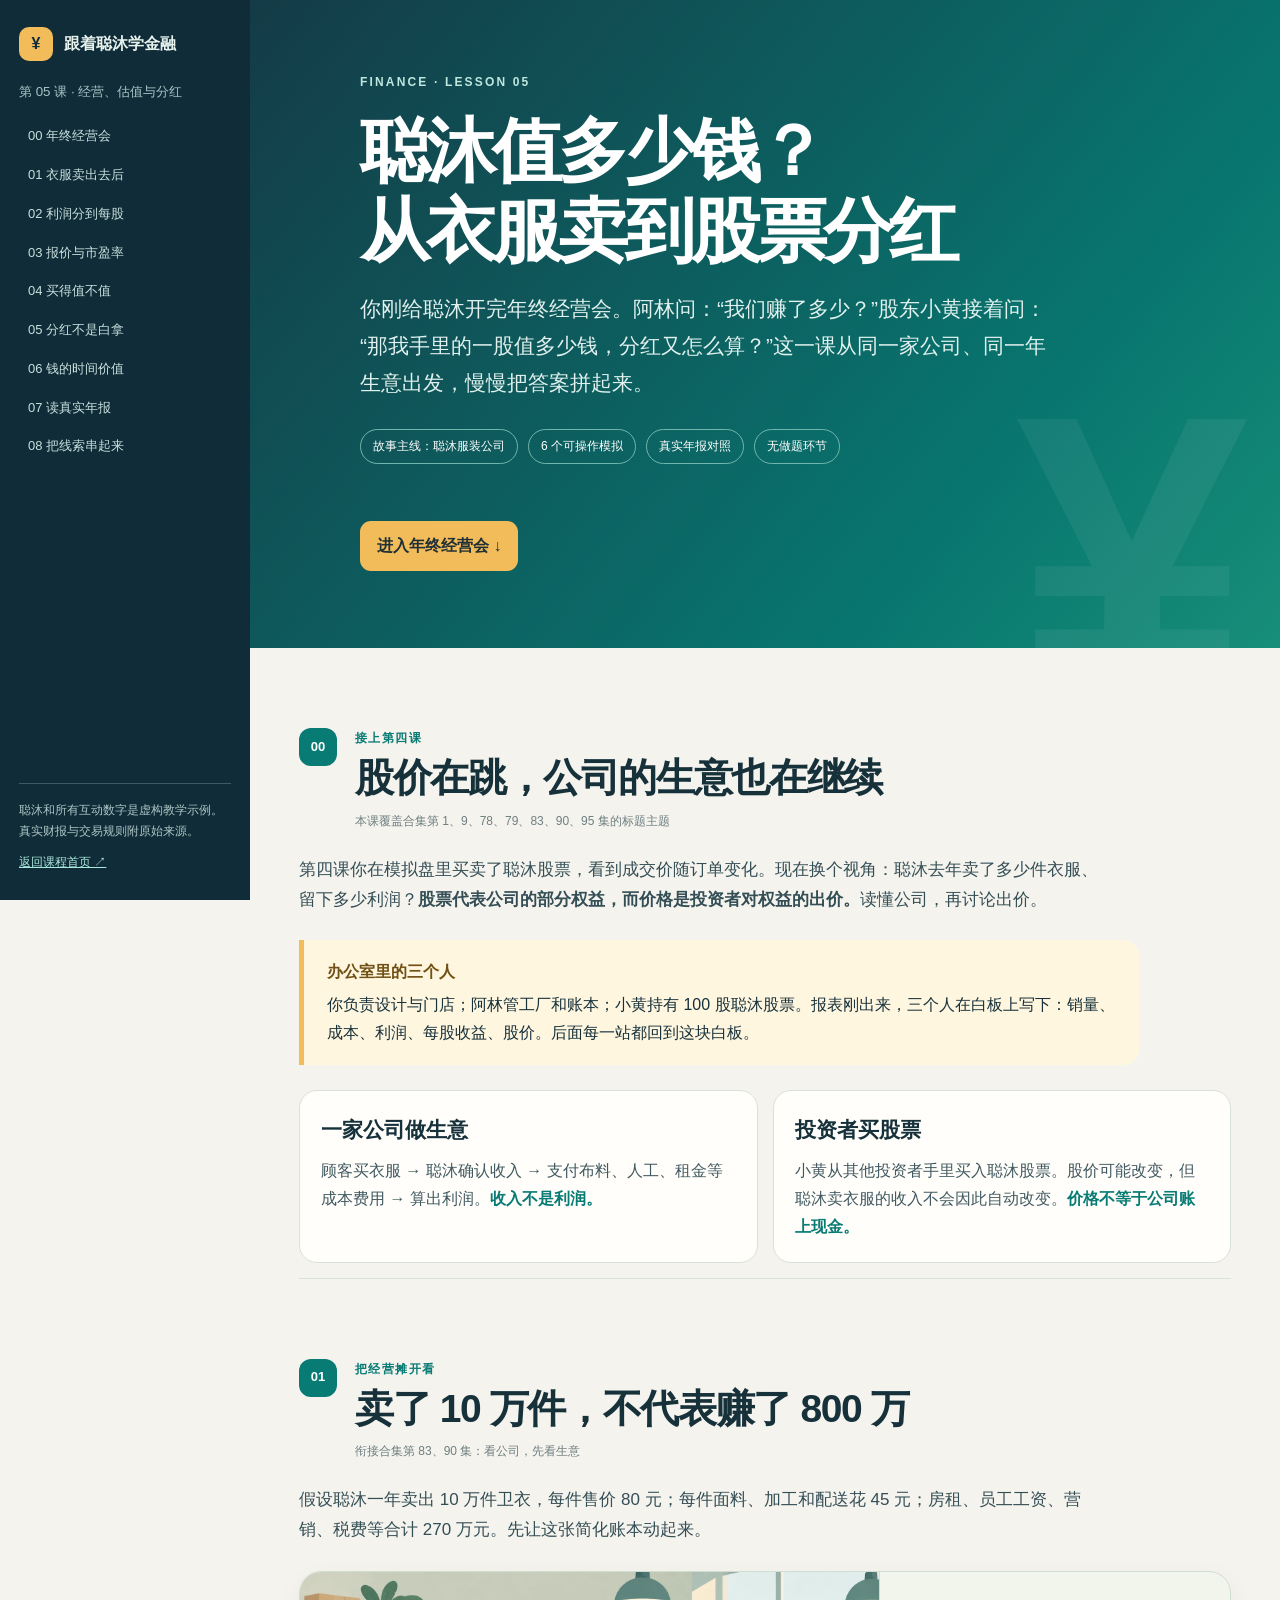
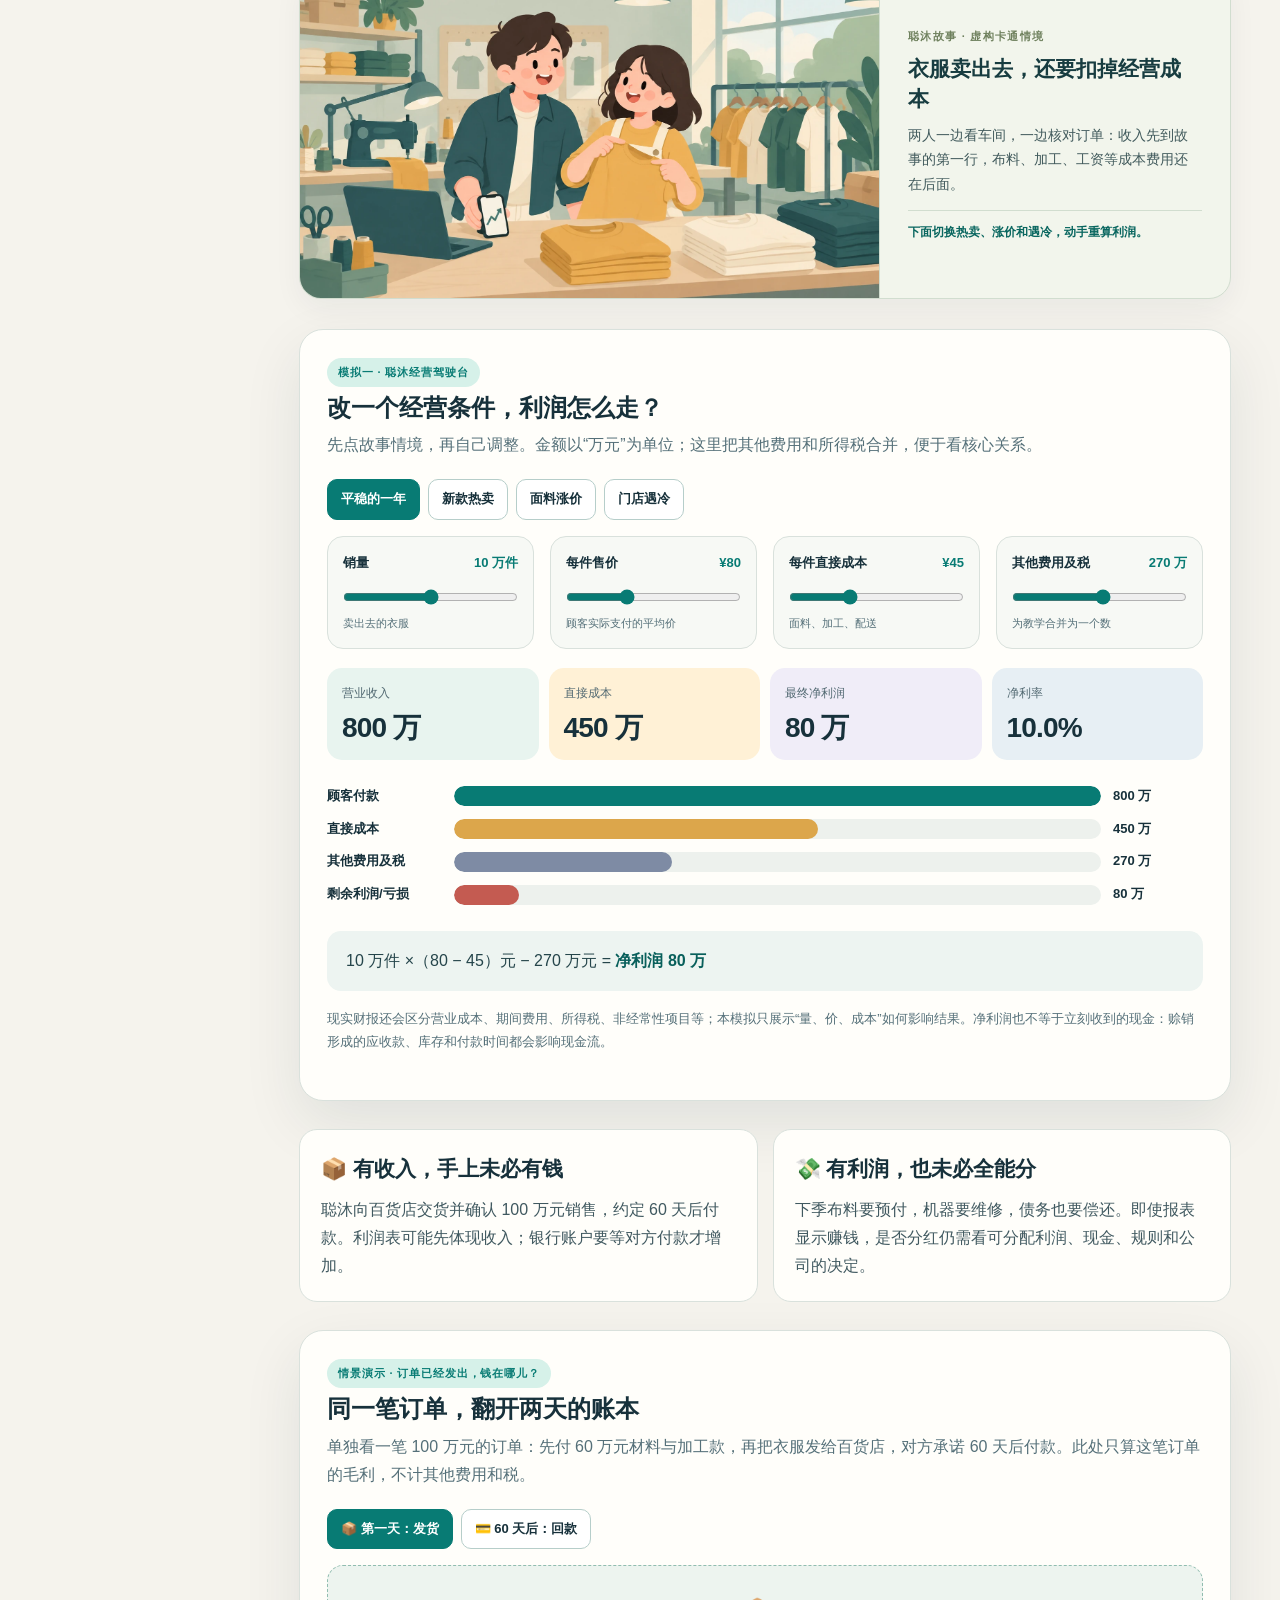
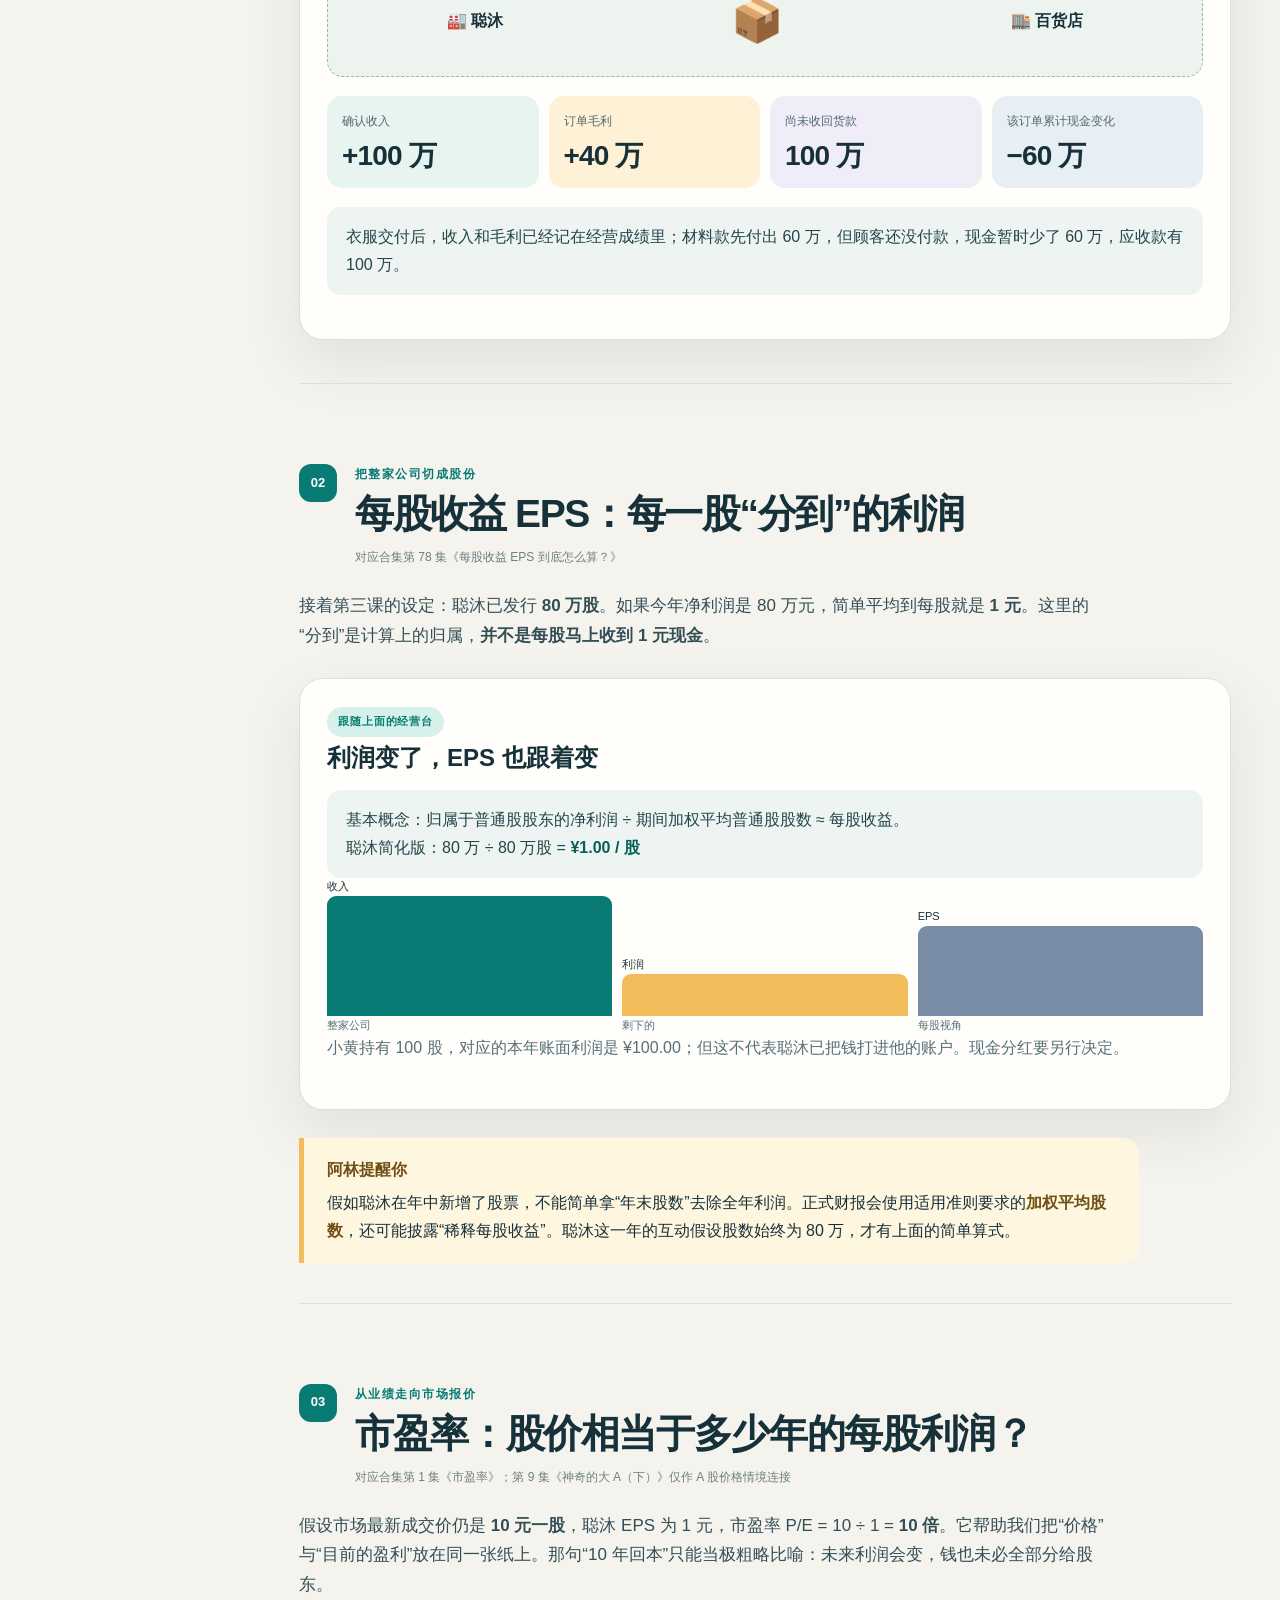
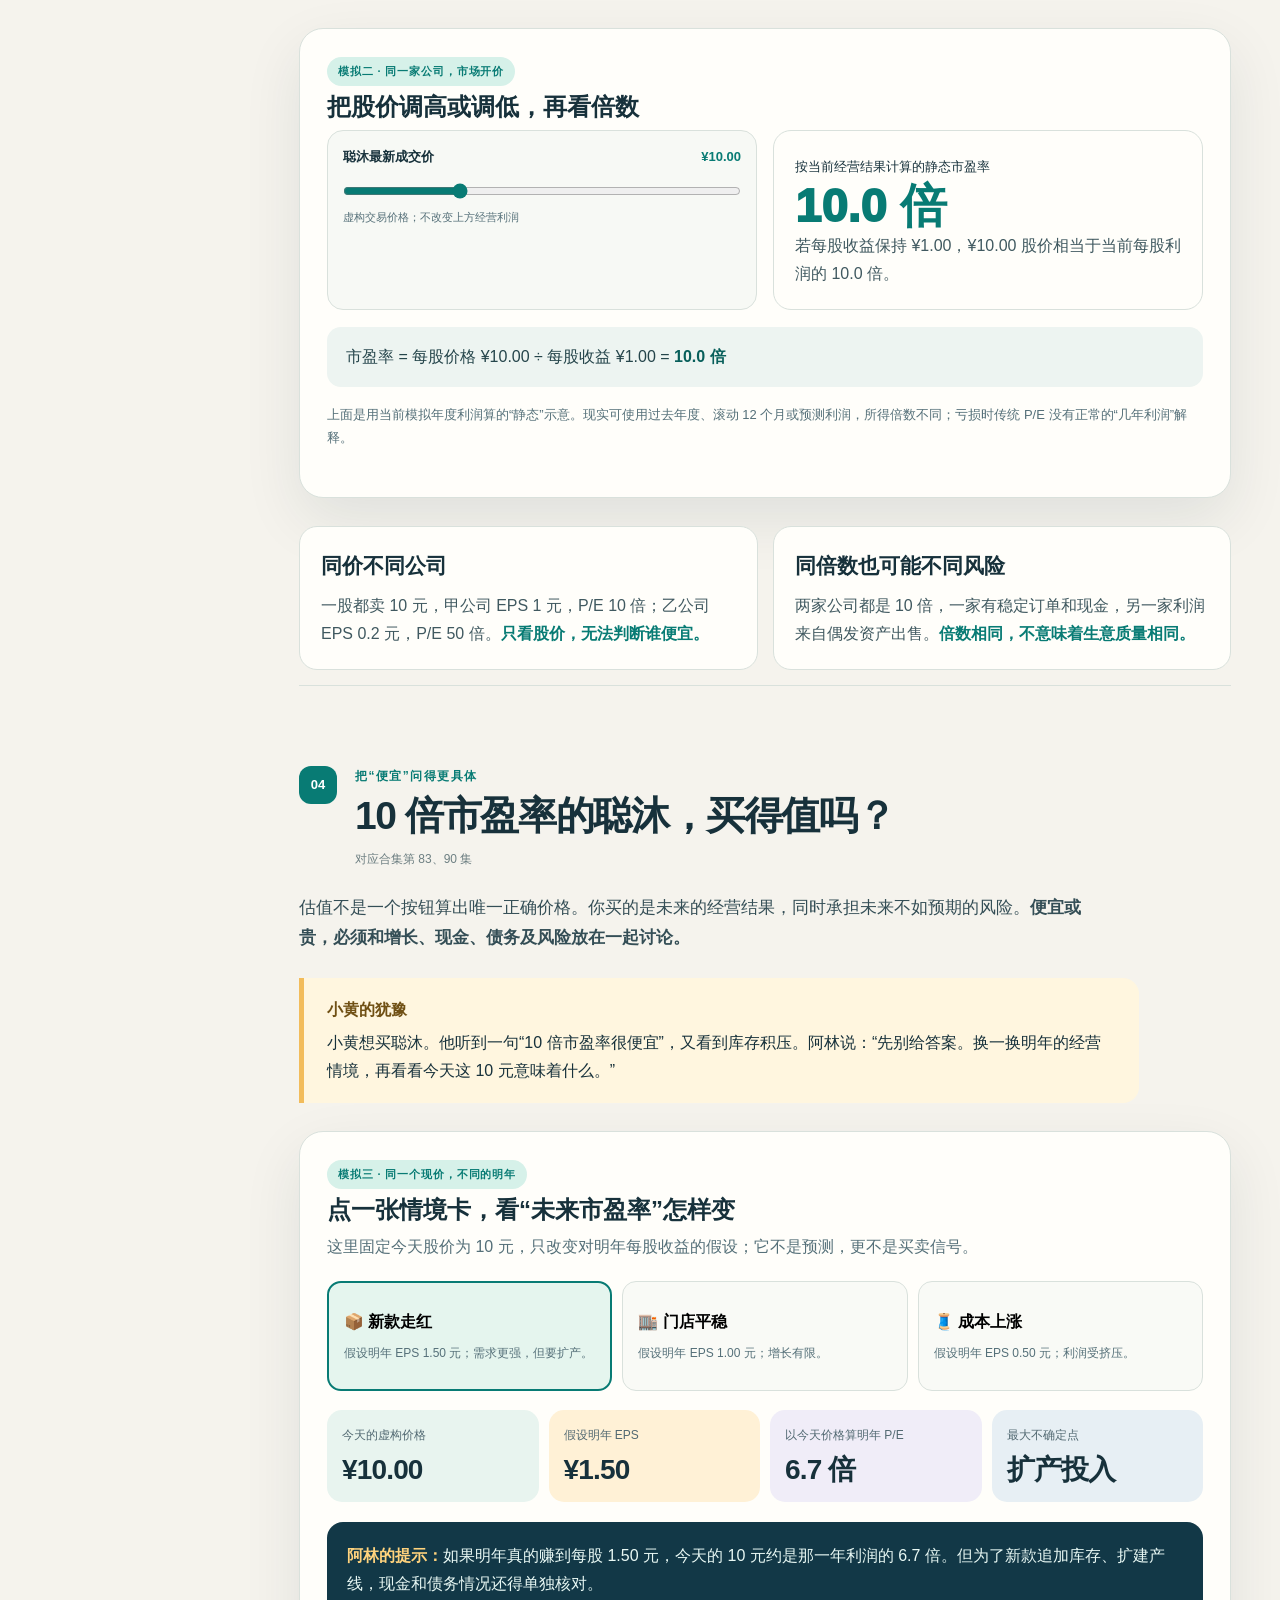
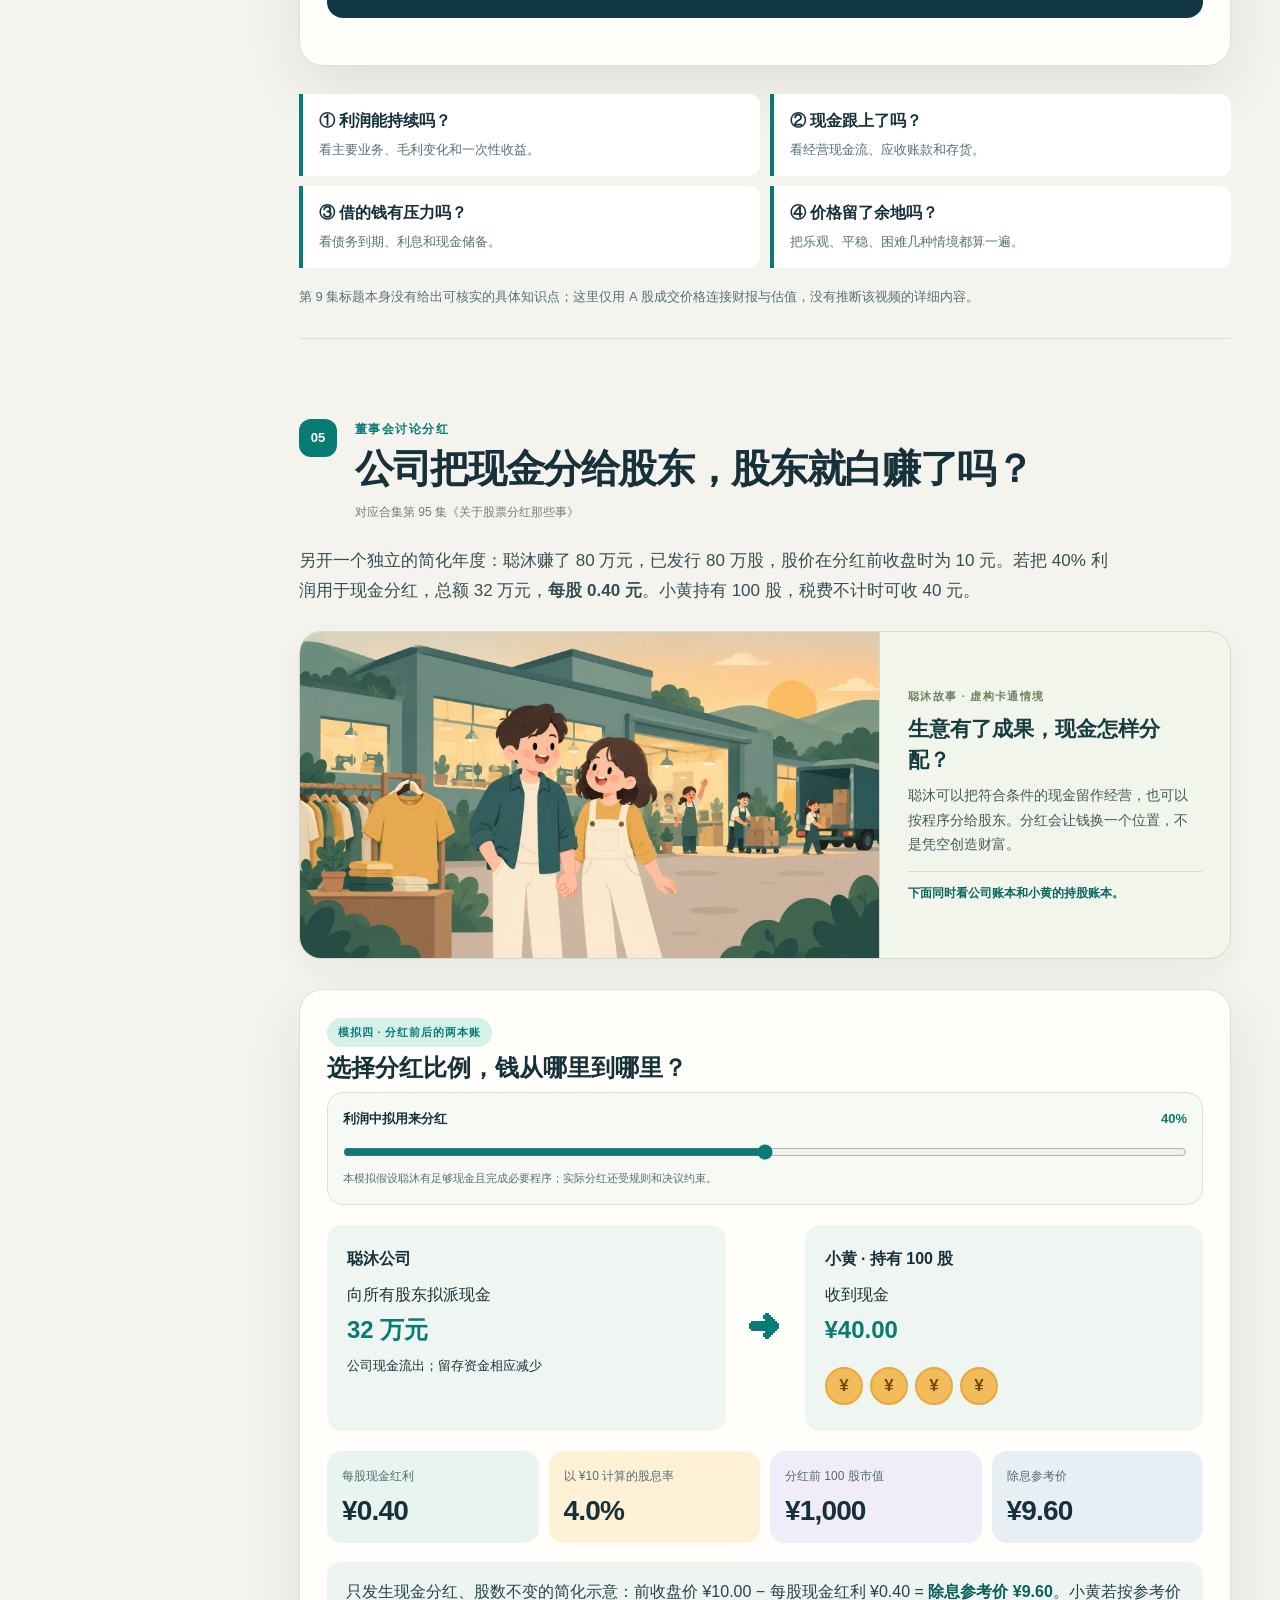
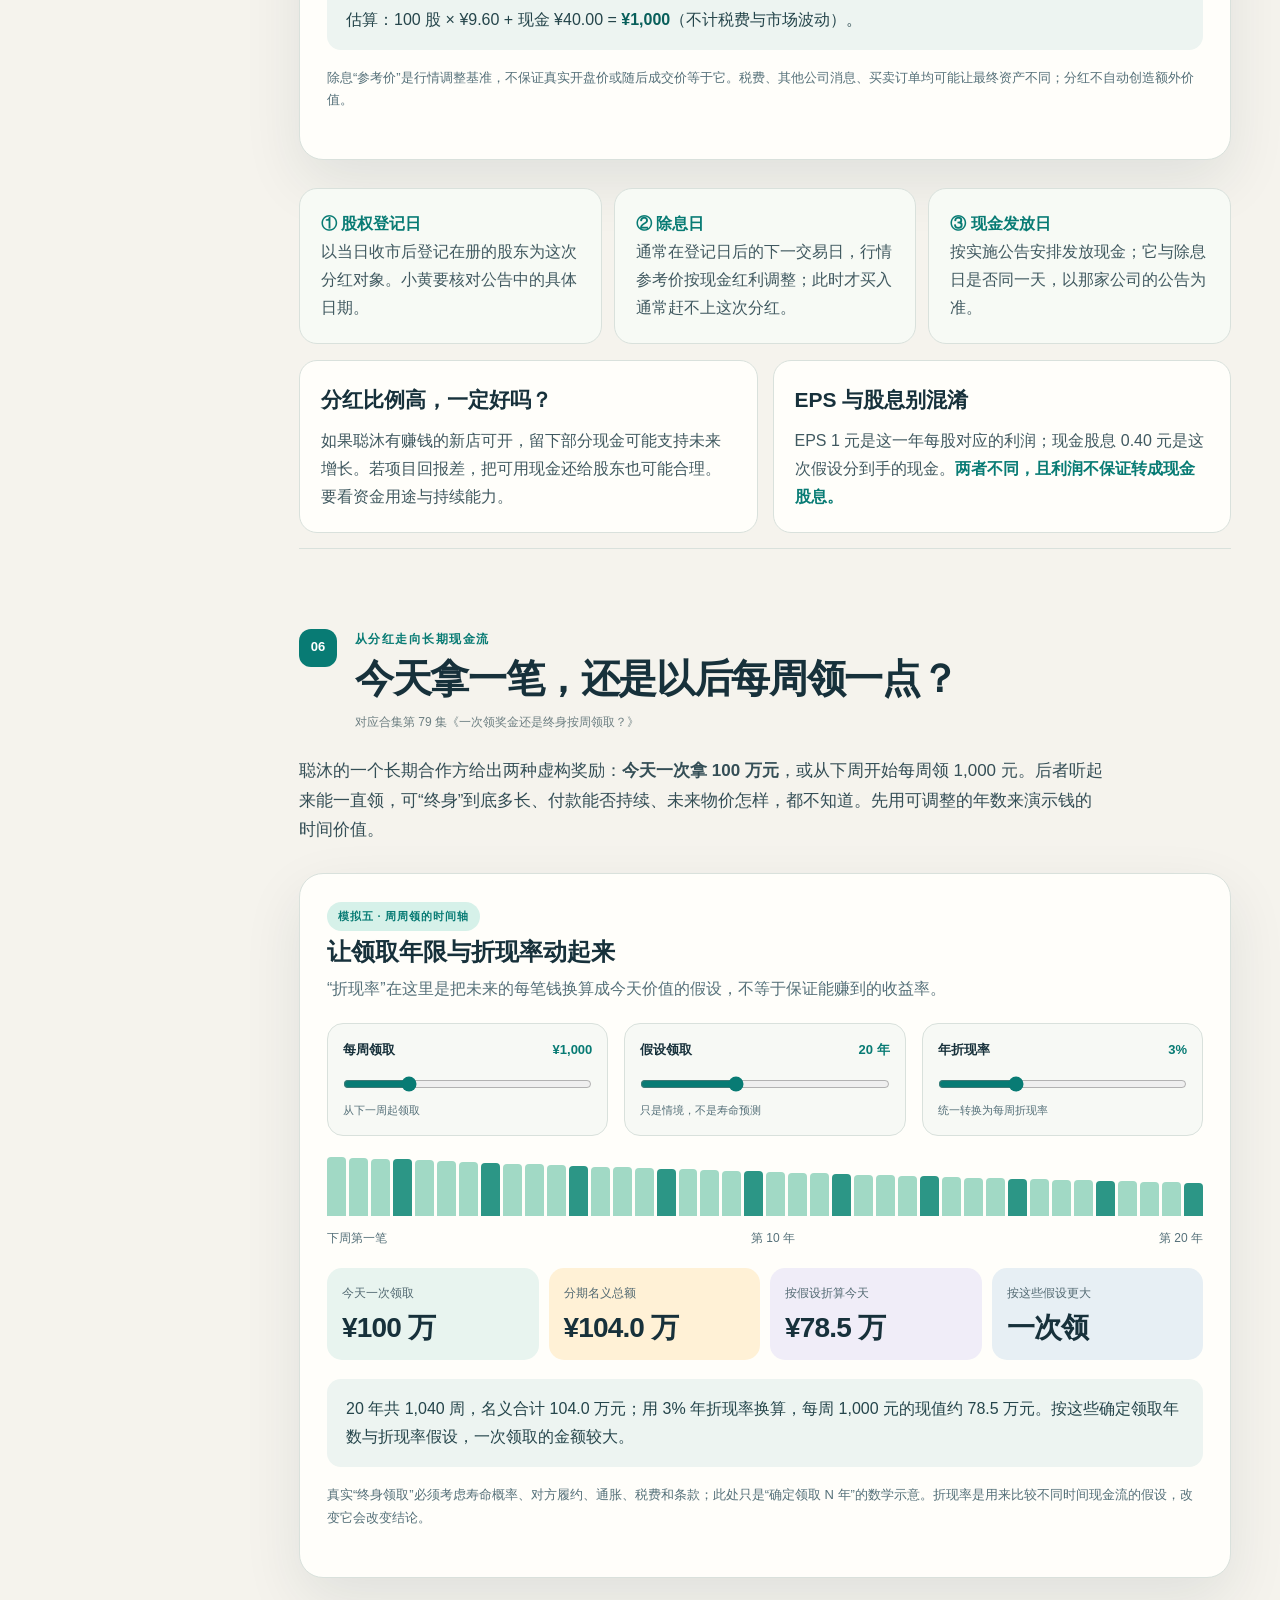
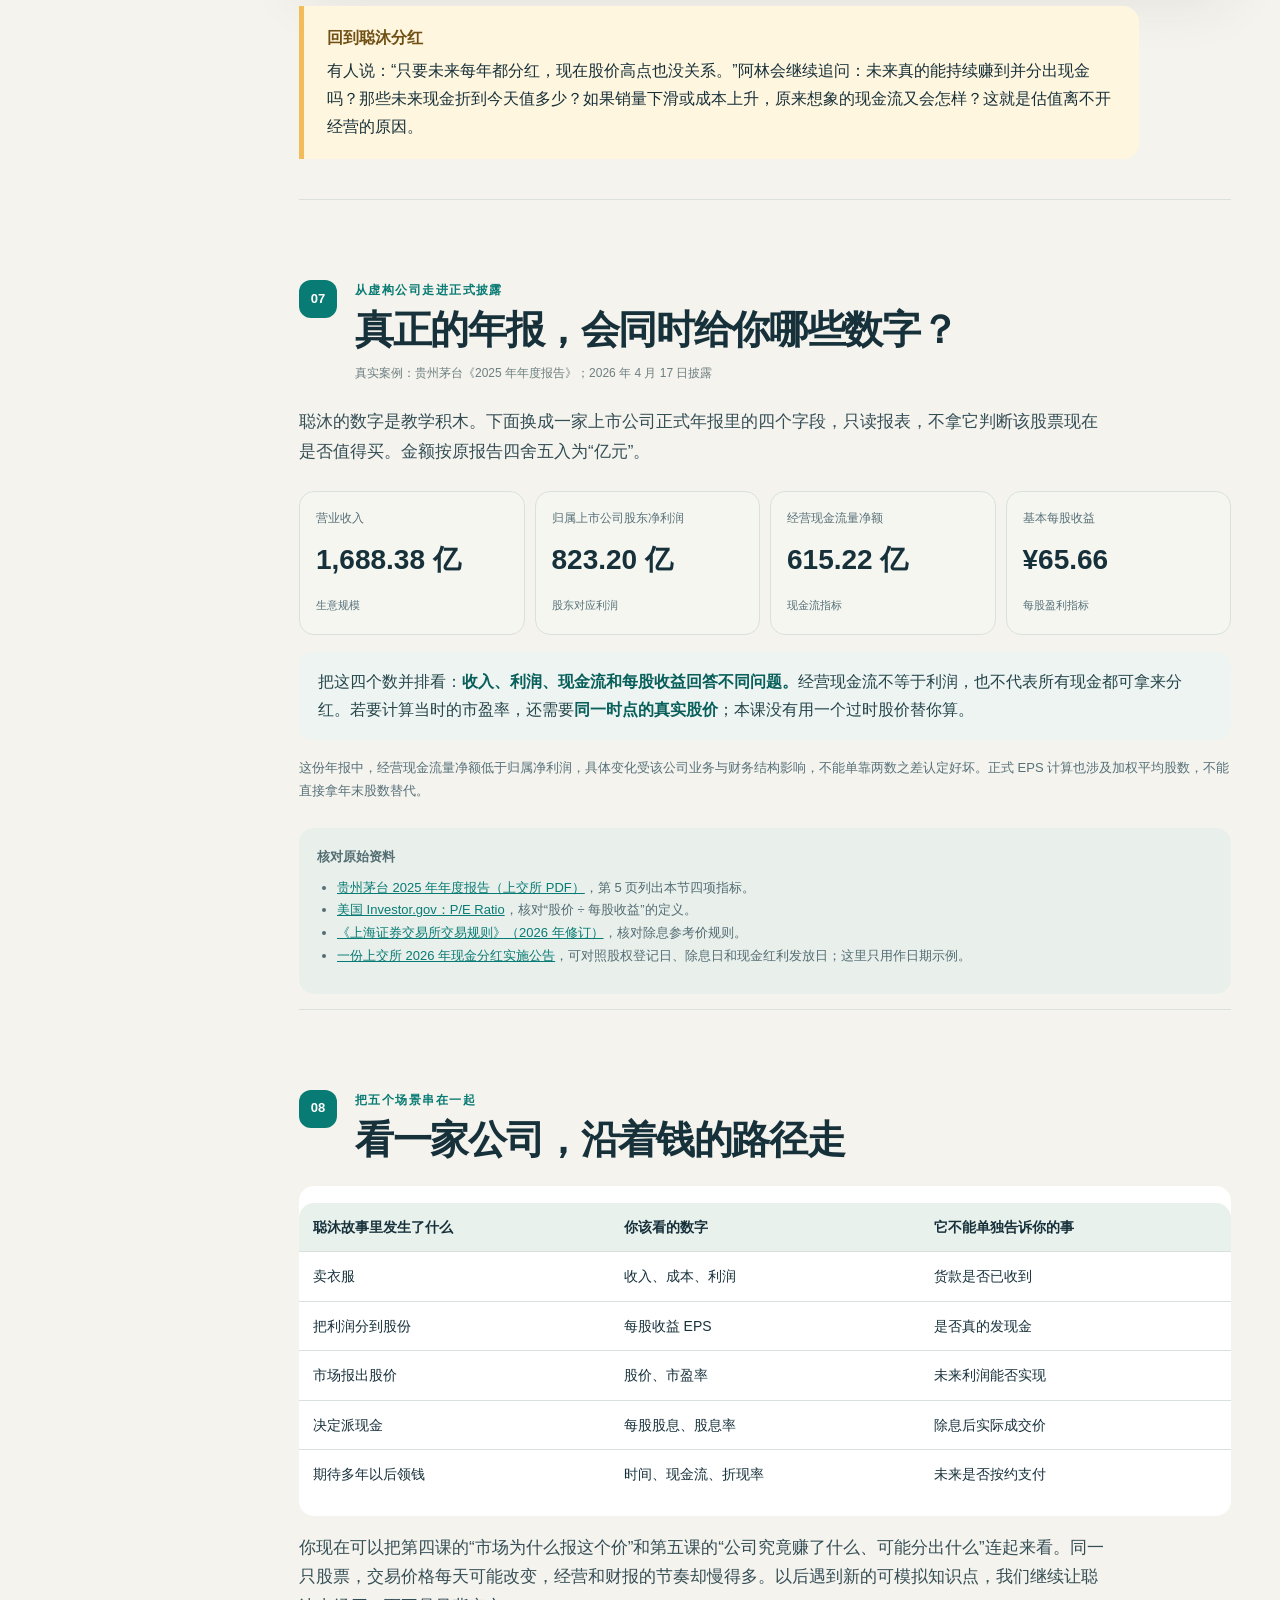
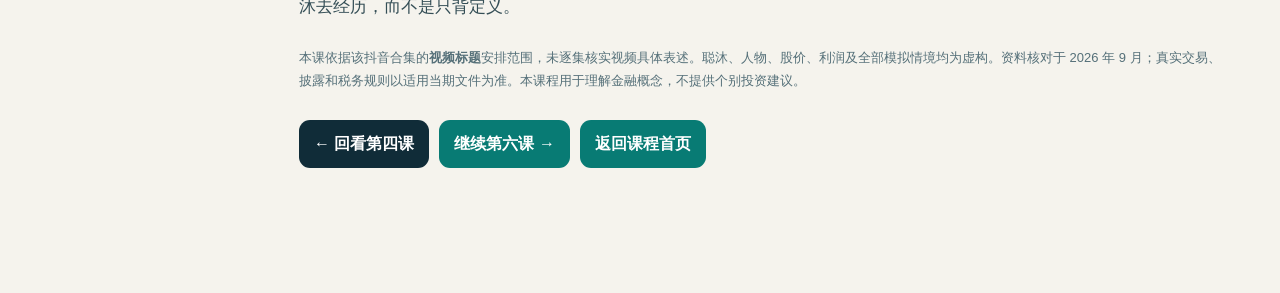
<file: finance-course-05.html>
<!doctype html>
<html lang="zh-CN">
<head>
  <meta charset="utf-8">
  <meta name="viewport" content="width=device-width, initial-scale=1">
  <meta name="description" content="跟着聪沐服装公司读财报、算每股收益、市盈率与分红，再用互动模拟理解估值和钱的时间价值。">
  <title>第 05 课｜聪沐值多少钱？财报、估值与分红</title>
  <style>
    :root{--ink:#17313b;--muted:#557079;--teal:#087b74;--teal2:#d6f1e9;--gold:#f2bc5b;--rose:#c45b51;--paper:#f5f3ed;--card:#fffefa;--line:#d9e1dc;--navy:#102c38;--shadow:0 22px 60px rgba(16,44,56,.09)}
    *{box-sizing:border-box}html{scroll-behavior:smooth}body{margin:0;background:var(--paper);color:var(--ink);font-family:-apple-system,BlinkMacSystemFont,"PingFang SC","Microsoft YaHei",sans-serif;line-height:1.75}button,input{font:inherit}button{cursor:pointer}a{color:var(--teal)}.layout{display:grid;grid-template-columns:250px minmax(0,1fr);min-height:100vh}.rail{position:sticky;top:0;height:100vh;background:var(--navy);color:#e8f3ee;padding:27px 19px;display:flex;flex-direction:column;overflow:auto}.brand{display:flex;gap:11px;align-items:center;font-weight:900;line-height:1.3}.mark{width:34px;height:34px;display:grid;place-items:center;background:var(--gold);color:var(--navy);border-radius:10px}.rail small{color:#a7c4c5;display:block;margin:19px 0 15px}.rail nav{display:grid;gap:2px}.rail nav a{color:#c9e0de;text-decoration:none;border-radius:9px;padding:7px 9px;font-size:13px}.rail nav a:hover,.rail nav a:focus-visible{background:#254753;color:white}.rail-bottom{margin-top:auto;border-top:1px solid #3b5a63;padding-top:16px;font-size:12px;color:#adc5c4}.rail-bottom a{display:block;color:#a9e8dc;margin-top:10px}.main{min-width:0}.hero{background:linear-gradient(130deg,#143b47 0%,#08766f 72%,#178e79 100%);color:white;padding:72px max(30px,calc((100vw - 1060px)/2)) 77px;position:relative;overflow:hidden}.hero:after{content:"¥";position:absolute;right:3%;bottom:-125px;font-size:420px;line-height:1;color:#fff;opacity:.055;font-weight:900;pointer-events:none}.hero>*{position:relative;z-index:1}.eyebrow{font-size:12px;letter-spacing:.18em;text-transform:uppercase;color:#bde7df;font-weight:900}.hero h1{font-size:clamp(39px,5.5vw,75px);line-height:1.13;letter-spacing:-.055em;margin:18px 0 21px}.hero p{font-size:clamp(17px,2.2vw,21px);max-width:700px;color:#e0f1ee;margin:0 0 28px}.hero-stats{display:flex;gap:10px;flex-wrap:wrap}.hero-stats span{border:1px solid #70b6ac;border-radius:100px;padding:6px 12px;font-size:12px}.hero .go{display:inline-block;margin-top:29px;background:var(--gold);color:#203034;text-decoration:none;font-weight:900;padding:11px 17px;border-radius:11px}.content{max-width:1000px;margin:auto;padding:0 34px 110px}.chapter{padding:80px 0 15px;scroll-margin-top:20px}.chapter+.chapter{border-top:1px solid var(--line)}.head{display:flex;gap:18px;align-items:flex-start;margin-bottom:21px}.n{flex:none;width:38px;height:38px;border-radius:12px;background:var(--teal);color:white;font-size:13px;font-weight:900;display:grid;place-items:center}.kicker{color:var(--teal);font-size:12px;letter-spacing:.12em;font-weight:900;text-transform:uppercase;margin:0 0 4px}.head h2{font-size:clamp(26px,3.3vw,39px);line-height:1.28;letter-spacing:-.035em;margin:0}.ep{display:inline-block;font-size:12px;color:#6d7f82;margin-top:8px}.intro{font-size:17px;color:#344e56;max-width:810px;margin:0 0 25px}.story{border-left:5px solid var(--gold);background:#fff6df;border-radius:0 16px 16px 0;padding:18px 23px;margin:25px 0;max-width:840px}.story b{color:#705014}.story p{margin:5px 0 0}.sim{background:var(--card);border:1px solid var(--line);border-radius:24px;padding:27px;box-shadow:var(--shadow);margin:28px 0}.sim h3{font-size:24px;line-height:1.3;margin:5px 0 8px}.sim>p{margin:0 0 20px;color:var(--muted)}.tag{display:inline-block;color:var(--teal);background:var(--teal2);font-weight:900;font-size:11px;letter-spacing:.08em;border-radius:100px;padding:5px 11px}.controls{display:grid;grid-template-columns:repeat(4,1fr);gap:16px}.control{background:#f7f9f5;border:1px solid var(--line);border-radius:16px;padding:15px}.control label{font-size:13px;font-weight:800;display:flex;justify-content:space-between;gap:10px}.control output{color:var(--teal);white-space:nowrap}.control input[type=range]{width:100%;accent-color:var(--teal);margin:14px 0 3px}.control small{display:block;color:var(--muted);font-size:11px}.presets{display:flex;gap:8px;flex-wrap:wrap;margin:16px 0}.btn{border:1px solid #b6ceca;background:white;color:var(--ink);border-radius:10px;padding:8px 13px;font-weight:800;font-size:13px}.btn:hover,.btn:focus-visible{border-color:var(--teal);background:#e4f4ef}.btn.active{background:var(--teal);color:white;border-color:var(--teal)}.metric-grid{display:grid;grid-template-columns:repeat(4,1fr);gap:10px;margin:19px 0}.metric{border-radius:15px;padding:15px;background:#e8f4ef}.metric:nth-child(2){background:#fff1d6}.metric:nth-child(3){background:#f0edf8}.metric:nth-child(4){background:#e7eff4}.metric small{font-size:12px;color:#526972;display:block}.metric strong{display:block;font-size:clamp(19px,2.4vw,28px);line-height:1.25;margin-top:6px;letter-spacing:-.03em}.waterfall{display:grid;gap:10px;margin:25px 0}.flow-row{display:grid;grid-template-columns:115px 1fr 90px;align-items:center;gap:12px;font-size:13px;font-weight:800}.flow-track{height:20px;background:#edf1ed;border-radius:50px;overflow:hidden}.flow-fill{height:100%;width:0%;border-radius:50px;transition:width .45s;background:var(--teal)}.flow-row:nth-child(2) .flow-fill{background:#dca64b}.flow-row:nth-child(3) .flow-fill{background:#7e8ba4}.flow-row:nth-child(4) .flow-fill{background:var(--rose)}.formula{background:#edf4f1;border-radius:14px;padding:16px 19px;color:#25454b;margin:17px 0}.formula b{color:#085f5b}.note{font-size:13px;color:var(--muted);margin:14px 0}.two{display:grid;grid-template-columns:1fr 1fr;gap:15px}.card{background:#fffefa;border:1px solid var(--line);border-radius:18px;padding:21px}.card h3{margin:0 0 8px;font-size:21px}.card p{margin:0;color:#405960}.card strong{color:var(--teal)}.simple-table{width:100%;border-collapse:collapse;background:white;border-radius:15px;overflow:hidden;margin:17px 0}.simple-table th,.simple-table td{padding:12px 14px;border-bottom:1px solid var(--line);text-align:left;font-size:14px}.simple-table th{background:#e9f1ed}.simple-table tr:last-child td{border-bottom:0}.valuation{display:grid;grid-template-columns:1fr 1fr;gap:16px}.price-big{font-size:clamp(30px,4vw,47px);font-weight:950;line-height:1.1;color:var(--teal)}.scenario-grid{display:grid;grid-template-columns:repeat(3,1fr);gap:10px;margin:15px 0}.scenario{border:1px solid var(--line);border-radius:14px;background:#f9faf6;text-align:left;padding:15px;min-height:110px}.scenario:hover,.scenario:focus-visible{border-color:var(--teal)}.scenario.active{background:#e5f5ee;border:2px solid var(--teal)}.scenario b,.scenario small{display:block}.scenario small{color:var(--muted);font-size:12px;margin-top:7px}.money-map{display:grid;grid-template-columns:1fr 55px 1fr;align-items:stretch;gap:12px;margin:20px 0}.wallet{padding:20px;background:#eff5f1;border-radius:15px}.wallet h4{margin:0 0 8px}.wallet strong{font-size:24px;display:block;color:var(--teal)}.arrow{display:grid;place-items:center;font-size:32px;color:var(--teal)}.coins{display:flex;gap:7px;flex-wrap:wrap;min-height:50px;align-items:center;margin-top:10px}.coin{width:38px;height:38px;border-radius:50%;display:grid;place-items:center;background:var(--gold);color:#6f4c09;border:2px solid #e5a843;font-size:17px;font-weight:900;animation:pop .35s both}.timeline{display:flex;gap:3px;height:60px;align-items:end;margin:20px 0 12px;overflow:hidden}.weekbar{flex:1;min-width:2px;background:#a1d9c5;border-radius:4px 4px 0 0;transition:height .3s,background .3s}.weekbar:nth-child(4n){background:#2c9686}.timeline-labels{display:flex;justify-content:space-between;font-size:12px;color:var(--muted)}.decision{background:#123847;color:#e8f8f4;padding:20px;border-radius:16px;margin:20px 0}.decision strong{color:#ffd37d}.pulse{animation:pop .45s both}.report-grid{display:grid;grid-template-columns:repeat(4,1fr);gap:10px}.report-number{background:#f5f6f0;border:1px solid var(--line);border-radius:15px;padding:16px}.report-number small{display:block;color:#587078;font-size:12px}.report-number strong{display:block;font-size:clamp(18px,2.5vw,28px);margin:6px 0}.report-number em{font-size:11px;color:var(--muted);font-style:normal}.checklist{display:grid;grid-template-columns:repeat(2,1fr);gap:10px;margin:18px 0}.checklist div{border-left:4px solid var(--teal);background:white;padding:13px 16px;border-radius:0 11px 11px 0}.checklist b{display:block}.checklist span{font-size:13px;color:var(--muted)}.sources{font-size:13px;color:#536d73;background:#e9efeb;border-radius:15px;padding:18px;margin-top:25px}.sources a{overflow-wrap:anywhere}.sources ul{padding-left:20px;margin:8px 0}.footnav{display:flex;gap:10px;flex-wrap:wrap;margin-top:28px}.footnav a{border-radius:11px;background:var(--navy);color:white;text-decoration:none;padding:10px 15px;font-weight:800}.footnav a+ a{background:var(--teal)}.explain{color:#3b565c;margin:16px 0}.number-pill{display:inline-block;background:#e3eee9;color:#065e59;border-radius:100px;padding:3px 9px;font-size:13px;font-weight:800}.mini-bars{height:120px;display:flex;align-items:end;gap:10px;margin:18px 0}.mini-bars div{flex:1;border-radius:9px 9px 0 0;background:var(--teal);min-height:5px;position:relative;transition:height .4s}.mini-bars div:nth-child(2){background:var(--gold)}.mini-bars div:nth-child(3){background:#788ca5}.mini-bars span{position:absolute;bottom:100%;left:0;font-size:11px;white-space:nowrap}.mini-bars small{position:absolute;top:100%;left:0;font-size:11px;color:var(--muted)}@keyframes pop{from{transform:scale(.88);opacity:.4}to{transform:scale(1);opacity:1}}@media(max-width:1100px){.layout{grid-template-columns:1fr}.rail{position:relative;height:auto;padding:15px 24px}.rail small,.rail-bottom{display:none}.rail nav{display:flex;gap:9px;overflow:auto;white-space:nowrap;margin-top:10px}.hero{padding:54px 35px}.content{padding:0 25px 85px}}@media(max-width:700px){.controls,.metric-grid,.report-grid{grid-template-columns:repeat(2,1fr)}.two,.valuation{grid-template-columns:1fr}.scenario-grid{grid-template-columns:1fr}.scenario{min-height:0}.checklist{grid-template-columns:1fr}.flow-row{grid-template-columns:92px 1fr 65px;gap:8px;font-size:11px}.sim{padding:19px}.money-map{grid-template-columns:1fr;gap:6px}.arrow{transform:rotate(90deg)}.hero{padding:42px 23px}.content{padding:0 19px 75px}.chapter{padding-top:58px}}@media(max-width:420px){.controls,.metric-grid,.report-grid{grid-template-columns:1fr}.head{gap:11px}.simple-table th,.simple-table td{padding:9px;font-size:12px}}@media(prefers-reduced-motion:reduce){html{scroll-behavior:auto}.flow-fill,.weekbar,.mini-bars div{transition:none}.coin,.pulse{animation:none}}
    .cash-scene{display:flex;justify-content:space-around;align-items:center;gap:10px;background:#edf4ef;border:1px dashed #91bdb0;border-radius:16px;padding:18px 10px;margin:16px 0;font-weight:900}.cash-parcel{font-size:42px;transition:transform .55s}.cash-parcel.collected{transform:translateX(-18px) rotate(-8deg)}.three{display:grid;grid-template-columns:repeat(3,1fr);gap:12px;margin:16px 0}.three .card{background:#f7faf5}.three .card b{display:block;color:var(--teal)}@media(max-width:700px){.time-controls{grid-template-columns:1fr!important}.three{grid-template-columns:1fr}}
  </style>
<link rel="stylesheet" href="assets/course-art.css?v=20260928-art">
</head>
<body>
<div class="layout">
  <aside class="rail" aria-label="课程导航">
    <div class="brand"><span class="mark">¥</span><span>跟着聪沐学金融</span></div><small>第 05 课 · 经营、估值与分红</small>
    <nav><a href="#opening">00 年终经营会</a><a href="#profit">01 衣服卖出去后</a><a href="#eps">02 利润分到每股</a><a href="#pe">03 报价与市盈率</a><a href="#value">04 买得值不值</a><a href="#dividend">05 分红不是白拿</a><a href="#time">06 钱的时间价值</a><a href="#real">07 读真实年报</a><a href="#finish">08 把线索串起来</a></nav>
    <div class="rail-bottom">聪沐和所有互动数字是虚构教学示例。真实财报与交易规则附原始来源。<a href="index.html">返回课程首页 ↗</a></div>
  </aside>
  <main class="main">
    <header class="hero"><div class="eyebrow">FINANCE · LESSON 05</div><h1>聪沐值多少钱？<br>从衣服卖到股票分红</h1><p>你刚给聪沐开完年终经营会。阿林问：“我们赚了多少？”股东小黄接着问：“那我手里的一股值多少钱，分红又怎么算？”这一课从同一家公司、同一年生意出发，慢慢把答案拼起来。</p><div class="hero-stats"><span>故事主线：聪沐服装公司</span><span>6 个可操作模拟</span><span>真实年报对照</span><span>无做题环节</span></div><br><a class="go" href="#opening">进入年终经营会 ↓</a></header>
    <div class="content">
      <section class="chapter" id="opening"><div class="head"><span class="n">00</span><div><p class="kicker">接上第四课</p><h2>股价在跳，公司的生意也在继续</h2><span class="ep">本课覆盖合集第 1、9、78、79、83、90、95 集的标题主题</span></div></div><p class="intro">第四课你在模拟盘里买卖了聪沐股票，看到成交价随订单变化。现在换个视角：聪沐去年卖了多少件衣服、留下多少利润？<b>股票代表公司的部分权益，而价格是投资者对权益的出价。</b>读懂公司，再讨论出价。</p><div class="story"><b>办公室里的三个人</b><p>你负责设计与门店；阿林管工厂和账本；小黄持有 100 股聪沐股票。报表刚出来，三个人在白板上写下：销量、成本、利润、每股收益、股价。后面每一站都回到这块白板。</p></div><div class="two"><div class="card"><h3>一家公司做生意</h3><p>顾客买衣服 → 聪沐确认收入 → 支付布料、人工、租金等成本费用 → 算出利润。<strong>收入不是利润。</strong></p></div><div class="card"><h3>投资者买股票</h3><p>小黄从其他投资者手里买入聪沐股票。股价可能改变，但聪沐卖衣服的收入不会因此自动改变。<strong>价格不等于公司账上现金。</strong></p></div></div></section>
      <section class="chapter" id="profit"><div class="head"><span class="n">01</span><div><p class="kicker">把经营摊开看</p><h2>卖了 10 万件，不代表赚了 800 万</h2><span class="ep">衔接合集第 83、90 集：看公司，先看生意</span></div></div><p class="intro">假设聪沐一年卖出 10 万件卫衣，每件售价 80 元；每件面料、加工和配送花 45 元；房租、员工工资、营销、税费等合计 270 万元。先让这张简化账本动起来。</p>
<figure class="course-art"><img src="assets/finale-03.webp" alt="衣服卖出去，还要扣掉经营成本：两人一边看车间，一边核对订单：收入先到故事的第一行，布料、加工、工资等成本费用还在后面。" width="1672" height="941" loading="lazy" decoding="async"><figcaption><span class="course-art-label">聪沐故事 · 虚构卡通情境</span><strong class="course-art-title">衣服卖出去，还要扣掉经营成本</strong><span class="course-art-copy">两人一边看车间，一边核对订单：收入先到故事的第一行，布料、加工、工资等成本费用还在后面。</span><span class="course-art-next">下面切换热卖、涨价和遇冷，动手重算利润。</span></figcaption></figure>
<div class="sim" aria-labelledby="profitTitle"><span class="tag">模拟一 · 聪沐经营驾驶台</span><h3 id="profitTitle">改一个经营条件，利润怎么走？</h3><p>先点故事情境，再自己调整。金额以“万元”为单位；这里把其他费用和所得税合并，便于看核心关系。</p><div class="presets" role="group" aria-label="经营情境"><button class="btn active" type="button" data-preset="base">平稳的一年</button><button class="btn" type="button" data-preset="hit">新款热卖</button><button class="btn" type="button" data-preset="cost">面料涨价</button><button class="btn" type="button" data-preset="slow">门店遇冷</button></div><div class="controls"><div class="control"><label for="volume">销量 <output id="volumeOut">10 万件</output></label><input id="volume" type="range" min="4" max="16" step="1" value="10"><small>卖出去的衣服</small></div><div class="control"><label for="sellPrice">每件售价 <output id="sellPriceOut">¥80</output></label><input id="sellPrice" type="range" min="60" max="120" step="5" value="80"><small>顾客实际支付的平均价</small></div><div class="control"><label for="unitCost">每件直接成本 <output id="unitCostOut">¥45</output></label><input id="unitCost" type="range" min="30" max="75" step="5" value="45"><small>面料、加工、配送</small></div><div class="control"><label for="fixedCost">其他费用及税 <output id="fixedCostOut">270 万</output></label><input id="fixedCost" type="range" min="150" max="380" step="10" value="270"><small>为教学合并为一个数</small></div></div><div class="metric-grid" aria-live="polite"><div class="metric"><small>营业收入</small><strong id="revenue">800 万</strong></div><div class="metric"><small>直接成本</small><strong id="costTotal">450 万</strong></div><div class="metric"><small>最终净利润</small><strong id="netProfit">80 万</strong></div><div class="metric"><small>净利率</small><strong id="margin">10.0%</strong></div></div><div class="waterfall" aria-label="收入到利润的简化金额条形图"><div class="flow-row"><span>顾客付款</span><div class="flow-track"><div class="flow-fill" id="barRevenue"></div></div><span id="barRevenueText">800 万</span></div><div class="flow-row"><span>直接成本</span><div class="flow-track"><div class="flow-fill" id="barCost"></div></div><span id="barCostText">450 万</span></div><div class="flow-row"><span>其他费用及税</span><div class="flow-track"><div class="flow-fill" id="barFixed"></div></div><span id="barFixedText">270 万</span></div><div class="flow-row"><span>剩余利润/亏损</span><div class="flow-track"><div class="flow-fill" id="barProfit"></div></div><span id="barProfitText">80 万</span></div></div><div class="formula" id="profitEquation">10 万件 ×（80 − 45）元 − 270 万元 = <b>80 万元净利润</b></div><p class="note">现实财报还会区分营业成本、期间费用、所得税、非经常性项目等；本模拟只展示“量、价、成本”如何影响结果。净利润也不等于立刻收到的现金：赊销形成的应收款、库存和付款时间都会影响现金流。</p></div><div class="two"><div class="card"><h3>📦 有收入，手上未必有钱</h3><p>聪沐向百货店交货并确认 100 万元销售，约定 60 天后付款。利润表可能先体现收入；银行账户要等对方付款才增加。</p></div><div class="card"><h3>💸 有利润，也未必全能分</h3><p>下季布料要预付，机器要维修，债务也要偿还。即使报表显示赚钱，是否分红仍需看可分配利润、现金、规则和公司的决定。</p></div></div><div class="sim" aria-labelledby="cashTitle"><span class="tag">情景演示 · 订单已经发出，钱在哪儿？</span><h3 id="cashTitle">同一笔订单，翻开两天的账本</h3><p>单独看一笔 100 万元的订单：先付 60 万元材料与加工款，再把衣服发给百货店，对方承诺 60 天后付款。此处只算这笔订单的毛利，不计其他费用和税。</p><div class="presets" role="group" aria-label="订单进度"><button type="button" class="btn active" data-cash="ship">📦 第一天：发货</button><button type="button" class="btn" data-cash="collect">💳 60 天后：回款</button></div><div class="cash-scene" aria-hidden="true"><span>🏭 聪沐</span><span id="cashParcel" class="cash-parcel">📦</span><span>🏬 百货店</span></div><div class="metric-grid" aria-live="polite"><div class="metric"><small>确认收入</small><strong>+100 万</strong></div><div class="metric"><small>订单毛利</small><strong>+40 万</strong></div><div class="metric"><small>尚未收回货款</small><strong id="receivable">100 万</strong></div><div class="metric"><small>该订单累计现金变化</small><strong id="orderCash">−60 万</strong></div></div><div class="formula" id="cashStory">衣服交付后，收入和毛利已经记在经营成绩里；材料款先付出 60 万，但顾客还没付款，现金暂时少了 60 万，应收款有 100 万。</div></div></section>
      <section class="chapter" id="eps"><div class="head"><span class="n">02</span><div><p class="kicker">把整家公司切成股份</p><h2>每股收益 EPS：每一股“分到”的利润</h2><span class="ep">对应合集第 78 集《每股收益 EPS 到底怎么算？》</span></div></div><p class="intro">接着第三课的设定：聪沐已发行 <b>80 万股</b>。如果今年净利润是 80 万元，简单平均到每股就是 <b>1 元</b>。这里的“分到”是计算上的归属，<b>并不是每股马上收到 1 元现金</b>。</p><div class="sim"><span class="tag">跟随上面的经营台</span><h3>利润变了，EPS 也跟着变</h3><div class="formula">基本概念：归属于普通股股东的净利润 ÷ 期间加权平均普通股股数 ≈ 每股收益。<br>聪沐简化版：<span id="epsNumerator">80 万元</span> ÷ 80 万股 = <b id="epsValue">¥1.00 / 股</b></div><div class="mini-bars" aria-hidden="true"><div id="epsRevBar"><span>收入</span><small>整家公司</small></div><div id="epsProfitBar"><span>利润</span><small>剩下的</small></div><div id="epsShareBar"><span>EPS</span><small>每股视角</small></div></div><p id="epsExplain" class="explain">小黄持有 100 股，并不代表聪沐已把 100 元打进他的账户。EPS 是业绩指标，现金分红要另行决定。</p></div><div class="story"><b>阿林提醒你</b><p>假如聪沐在年中新增了股票，不能简单拿“年末股数”去除全年利润。正式财报会使用适用准则要求的<b>加权平均股数</b>，还可能披露“稀释每股收益”。聪沐这一年的互动假设股数始终为 80 万，才有上面的简单算式。</p></div></section>
      <section class="chapter" id="pe"><div class="head"><span class="n">03</span><div><p class="kicker">从业绩走向市场报价</p><h2>市盈率：股价相当于多少年的每股利润？</h2><span class="ep">对应合集第 1 集《市盈率》；第 9 集《神奇的大 A（下）》仅作 A 股价格情境连接</span></div></div><p class="intro">假设市场最新成交价仍是 <b>10 元一股</b>，聪沐 EPS 为 1 元，市盈率 P/E = 10 ÷ 1 = <b>10 倍</b>。它帮助我们把“价格”与“目前的盈利”放在同一张纸上。那句“10 年回本”只能当极粗略比喻：未来利润会变，钱也未必全部分给股东。</p><div class="sim" aria-labelledby="peTitle"><span class="tag">模拟二 · 同一家公司，市场开价</span><h3 id="peTitle">把股价调高或调低，再看倍数</h3><div class="valuation"><div class="control"><label for="stockPrice">聪沐最新成交价 <output id="stockPriceOut">¥10.00</output></label><input id="stockPrice" type="range" min="2" max="30" step="0.5" value="10"><small>虚构交易价格；不改变上方经营利润</small></div><div class="card"><small>按当前经营结果计算的静态市盈率</small><div class="price-big" id="peValue">10.0 倍</div><p id="peNote">若每股收益保持 ¥1.00，¥10 股价相当于当前每股利润的 10 倍。</p></div></div><div class="formula" id="peFormula">市盈率 = 每股价格 ¥10.00 ÷ 每股收益 ¥1.00 = <b>10.0 倍</b></div><p class="note">上面是用当前模拟年度利润算的“静态”示意。现实可使用过去年度、滚动 12 个月或预测利润，所得倍数不同；亏损时传统 P/E 没有正常的“几年利润”解释。</p></div><div class="two"><div class="card"><h3>同价不同公司</h3><p>一股都卖 10 元，甲公司 EPS 1 元，P/E 10 倍；乙公司 EPS 0.2 元，P/E 50 倍。<strong>只看股价，无法判断谁便宜。</strong></p></div><div class="card"><h3>同倍数也可能不同风险</h3><p>两家公司都是 10 倍，一家有稳定订单和现金，另一家利润来自偶发资产出售。<strong>倍数相同，不意味着生意质量相同。</strong></p></div></div></section>
      <section class="chapter" id="value"><div class="head"><span class="n">04</span><div><p class="kicker">把“便宜”问得更具体</p><h2>10 倍市盈率的聪沐，买得值吗？</h2><span class="ep">对应合集第 83、90 集</span></div></div><p class="intro">估值不是一个按钮算出唯一正确价格。你买的是未来的经营结果，同时承担未来不如预期的风险。<b>便宜或贵，必须和增长、现金、债务及风险放在一起讨论。</b></p><div class="story"><b>小黄的犹豫</b><p>小黄想买聪沐。他听到一句“10 倍市盈率很便宜”，又看到库存积压。阿林说：“先别给答案。换一换明年的经营情境，再看看今天这 10 元意味着什么。”</p></div><div class="sim" aria-labelledby="valueTitle"><span class="tag">模拟三 · 同一个现价，不同的明年</span><h3 id="valueTitle">点一张情境卡，看“未来市盈率”怎样变</h3><p>这里固定今天股价为 10 元，只改变对明年每股收益的假设；它不是预测，更不是买卖信号。</p><div class="scenario-grid" role="group" aria-label="未来盈利情境"><button type="button" class="scenario active" data-future="up"><b>📦 新款走红</b><small>假设明年 EPS 1.50 元；需求更强，但要扩产。</small></button><button type="button" class="scenario" data-future="flat"><b>🏬 门店平稳</b><small>假设明年 EPS 1.00 元；增长有限。</small></button><button type="button" class="scenario" data-future="down"><b>🧵 成本上涨</b><small>假设明年 EPS 0.50 元；利润受挤压。</small></button></div><div class="metric-grid"><div class="metric"><small>今天的虚构价格</small><strong>¥10.00</strong></div><div class="metric"><small>假设明年 EPS</small><strong id="futureEps">¥1.50</strong></div><div class="metric"><small>以今天价格算明年 P/E</small><strong id="futurePe">6.7 倍</strong></div><div class="metric"><small>最大不确定点</small><strong id="futureRisk">扩产投入</strong></div></div><div class="decision" id="futureStory"><strong>阿林的提示：</strong>如果明年真的赚到每股 1.50 元，今天的 10 元约是那一年利润的 6.7 倍。但为了新款追加库存、扩建产线，现金和债务情况还得单独核对。</div></div><div class="checklist"><div><b>① 利润能持续吗？</b><span>看主要业务、毛利变化和一次性收益。</span></div><div><b>② 现金跟上了吗？</b><span>看经营现金流、应收账款和存货。</span></div><div><b>③ 借的钱有压力吗？</b><span>看债务到期、利息和现金储备。</span></div><div><b>④ 价格留了余地吗？</b><span>把乐观、平稳、困难几种情境都算一遍。</span></div></div><p class="note">第 9 集标题本身没有给出可核实的具体知识点；这里仅用 A 股成交价格连接财报与估值，没有推断该视频的详细内容。</p></section>
      <section class="chapter" id="dividend"><div class="head"><span class="n">05</span><div><p class="kicker">董事会讨论分红</p><h2>公司把现金分给股东，股东就白赚了吗？</h2><span class="ep">对应合集第 95 集《关于股票分红那些事》</span></div></div><p class="intro">另开一个独立的简化年度：聪沐赚了 80 万元，已发行 80 万股，股价在分红前收盘时为 10 元。若把 40% 利润用于现金分红，总额 32 万元，<b>每股 0.40 元</b>。小黄持有 100 股，税费不计时可收 40 元。</p>
<figure class="course-art"><img src="assets/finale-06.webp" alt="生意有了成果，现金怎样分配？：聪沐可以把符合条件的现金留作经营，也可以按程序分给股东。分红会让钱换一个位置，不是凭空创造财富。" width="1672" height="941" loading="lazy" decoding="async"><figcaption><span class="course-art-label">聪沐故事 · 虚构卡通情境</span><strong class="course-art-title">生意有了成果，现金怎样分配？</strong><span class="course-art-copy">聪沐可以把符合条件的现金留作经营，也可以按程序分给股东。分红会让钱换一个位置，不是凭空创造财富。</span><span class="course-art-next">下面同时看公司账本和小黄的持股账本。</span></figcaption></figure>
<div class="sim" aria-labelledby="divTitle"><span class="tag">模拟四 · 分红前后的两本账</span><h3 id="divTitle">选择分红比例，钱从哪里到哪里？</h3><div class="control"><label for="payout">利润中拟用来分红 <output id="payoutOut">40%</output></label><input id="payout" type="range" min="0" max="80" step="10" value="40"><small>本模拟假设聪沐有足够现金且完成必要程序；实际分红还受规则和决议约束。</small></div><div class="money-map"><div class="wallet"><h4>聪沐公司</h4><span>向所有股东拟派现金</span><strong id="divTotal">32 万元</strong><small>公司现金流出；留存资金相应减少</small></div><div class="arrow" aria-hidden="true">➜</div><div class="wallet"><h4>小黄 · 持有 100 股</h4><span>收到现金</span><strong id="holderCash">¥40.00</strong><div class="coins" id="coins" aria-hidden="true"></div></div></div><div class="metric-grid"><div class="metric"><small>每股现金红利</small><strong id="perDiv">¥0.40</strong></div><div class="metric"><small>以 ¥10 计算的股息率</small><strong id="yield">4.0%</strong></div><div class="metric"><small>分红前 100 股市值</small><strong>¥1,000</strong></div><div class="metric"><small>除息参考价</small><strong id="exPrice">¥9.60</strong></div></div><div class="formula" id="divEquation">只发生现金分红、股数不变的简化示意：前收盘价 ¥10.00 − 每股现金红利 ¥0.40 = <b>除息参考价 ¥9.60</b>。小黄若按参考价估算：100 股 × ¥9.60 + 现金 ¥40 = <b>¥1,000</b>（不计税费与市场波动）。</div><p class="note">除息“参考价”是行情调整基准，不保证真实开盘价或随后成交价等于它。税费、其他公司消息、买卖订单均可能让最终资产不同；分红不自动创造额外价值。</p></div><div class="three" aria-label="A股现金分红的三个日期"><div class="card"><b>① 股权登记日</b><p>以当日收市后登记在册的股东为这次分红对象。小黄要核对公告中的具体日期。</p></div><div class="card"><b>② 除息日</b><p>通常在登记日后的下一交易日，行情参考价按现金红利调整；此时才买入通常赶不上这次分红。</p></div><div class="card"><b>③ 现金发放日</b><p>按实施公告安排发放现金；它与除息日是否同一天，以那家公司的公告为准。</p></div></div><div class="two"><div class="card"><h3>分红比例高，一定好吗？</h3><p>如果聪沐有赚钱的新店可开，留下部分现金可能支持未来增长。若项目回报差，把可用现金还给股东也可能合理。要看资金用途与持续能力。</p></div><div class="card"><h3>EPS 与股息别混淆</h3><p>EPS 1 元是这一年每股对应的利润；现金股息 0.40 元是这次假设分到手的现金。<strong>两者不同，且利润不保证转成现金股息。</strong></p></div></section>
      <section class="chapter" id="time"><div class="head"><span class="n">06</span><div><p class="kicker">从分红走向长期现金流</p><h2>今天拿一笔，还是以后每周领一点？</h2><span class="ep">对应合集第 79 集《一次领奖金还是终身按周领取？》</span></div></div><p class="intro">聪沐的一个长期合作方给出两种虚构奖励：<b>今天一次拿 100 万元</b>，或从下周开始每周领 1,000 元。后者听起来能一直领，可“终身”到底多长、付款能否持续、未来物价怎样，都不知道。先用可调整的年数来演示钱的时间价值。</p><div class="sim" aria-labelledby="pvTitle"><span class="tag">模拟五 · 周周领的时间轴</span><h3 id="pvTitle">让领取年限与折现率动起来</h3><p>“折现率”在这里是把未来的每笔钱换算成今天价值的假设，不等于保证能赚到的收益率。</p><div class="controls time-controls" style="grid-template-columns:repeat(3,1fr)"><div class="control"><label for="weekly">每周领取 <output id="weeklyOut">¥1,000</output></label><input id="weekly" type="range" min="500" max="2500" step="100" value="1000"><small>从下一周起领取</small></div><div class="control"><label for="years">假设领取 <output id="yearsOut">20 年</output></label><input id="years" type="range" min="5" max="45" step="5" value="20"><small>只是情境，不是寿命预测</small></div><div class="control"><label for="discount">年折现率 <output id="discountOut">3%</output></label><input id="discount" type="range" min="0" max="10" step="0.5" value="3"><small>统一转换为每周折现率</small></div></div><div class="timeline" id="cashTimeline" aria-hidden="true"></div><div class="timeline-labels"><span>下周第一笔</span><span id="timeMid">第 10 年</span><span id="timeEnd">第 20 年</span></div><div class="metric-grid"><div class="metric"><small>今天一次领取</small><strong>¥100 万</strong></div><div class="metric"><small>分期名义总额</small><strong id="nominal">¥104 万</strong></div><div class="metric"><small>按假设折算今天</small><strong id="pv">¥78.5 万</strong></div><div class="metric"><small>按这些假设更大</small><strong id="pvChoice">一次领</strong></div></div><div class="formula" id="pvExplain">20 年共 1,040 周，名义合计 104 万元；用 3% 年折现率换算，每周 1,000 元的现值约 78.5 万元。名义总额大于 100 万，不代表今天的价值也更大。</div><p class="note">真实“终身领取”必须考虑寿命概率、对方履约、通胀、税费和条款；此处只是“确定领取 N 年”的数学示意。折现率是用来比较不同时间现金流的假设，改变它会改变结论。</p></div><div class="story"><b>回到聪沐分红</b><p>有人说：“只要未来每年都分红，现在股价高点也没关系。”阿林会继续追问：未来真的能持续赚到并分出现金吗？那些未来现金折到今天值多少？如果销量下滑或成本上升，原来想象的现金流又会怎样？这就是估值离不开经营的原因。</p></div></section>
      <section class="chapter" id="real"><div class="head"><span class="n">07</span><div><p class="kicker">从虚构公司走进正式披露</p><h2>真正的年报，会同时给你哪些数字？</h2><span class="ep">真实案例：贵州茅台《2025 年年度报告》；2026 年 4 月 17 日披露</span></div></div><p class="intro">聪沐的数字是教学积木。下面换成一家上市公司正式年报里的四个字段，只读报表，不拿它判断该股票现在是否值得买。金额按原报告四舍五入为“亿元”。</p><div class="report-grid"><div class="report-number"><small>营业收入</small><strong>1,688.38 亿</strong><em>生意规模</em></div><div class="report-number"><small>归属上市公司股东净利润</small><strong>823.20 亿</strong><em>股东对应利润</em></div><div class="report-number"><small>经营现金流量净额</small><strong>615.22 亿</strong><em>现金流指标</em></div><div class="report-number"><small>基本每股收益</small><strong>¥65.66</strong><em>每股盈利指标</em></div></div><div class="formula">把这四个数并排看：<b>收入、利润、现金流和每股收益回答不同问题。</b>经营现金流不等于利润，也不代表所有现金都可拿来分红。若要计算当时的市盈率，还需要<b>同一时点的真实股价</b>；本课没有用一个过时股价替你算。</div><p class="note">这份年报中，经营现金流量净额低于归属净利润，具体变化受该公司业务与财务结构影响，不能单靠两数之差认定好坏。正式 EPS 计算也涉及加权平均股数，不能直接拿年末股数替代。</p><div class="sources"><b>核对原始资料</b><ul><li><a href="https://big5.sse.com.cn/site/cht/www.sse.com.cn/disclosure/listedinfo/announcement/c/new/2026-04-17/600519_20260417_9QS4.pdf" target="_blank" rel="noopener noreferrer">贵州茅台 2025 年年度报告（上交所 PDF）</a>，第 5 页列出本节四项指标。</li><li><a href="https://www.investor.gov/introduction-investing/investing-basics/glossary/price-earnings-pe-ratio" target="_blank" rel="noopener noreferrer">美国 Investor.gov：P/E Ratio</a>，核对“股价 ÷ 每股收益”的定义。</li><li><a href="https://www.sse.com.cn/lawandrules/sselawsrules2025/stocks/exchange/c/c_20260424_10816482.shtml" target="_blank" rel="noopener noreferrer">《上海证券交易所交易规则》（2026 年修订）</a>，核对除息参考价规则。</li><li><a href="https://star.sse.com.cn/disclosure/listedinfo/announcement/c/new/2026-06-15/688029_20260615_5FQ2.pdf" target="_blank" rel="noopener noreferrer">一份上交所 2026 年现金分红实施公告</a>，可对照股权登记日、除息日和现金红利发放日；这里只用作日期示例。</li></ul></div></section>
      <section class="chapter" id="finish"><div class="head"><span class="n">08</span><div><p class="kicker">把五个场景串在一起</p><h2>看一家公司，沿着钱的路径走</h2></div></div><div class="simple-table"><table class="simple-table"><thead><tr><th>聪沐故事里发生了什么</th><th>你该看的数字</th><th>它不能单独告诉你的事</th></tr></thead><tbody><tr><td>卖衣服</td><td>收入、成本、利润</td><td>货款是否已收到</td></tr><tr><td>把利润分到股份</td><td>每股收益 EPS</td><td>是否真的发现金</td></tr><tr><td>市场报出股价</td><td>股价、市盈率</td><td>未来利润能否实现</td></tr><tr><td>决定派现金</td><td>每股股息、股息率</td><td>除息后实际成交价</td></tr><tr><td>期待多年以后领钱</td><td>时间、现金流、折现率</td><td>未来是否按约支付</td></tr></tbody></table></div><p class="intro">你现在可以把第四课的“市场为什么报这个价”和第五课的“公司究竟赚了什么、可能分出什么”连起来看。同一只股票，交易价格每天可能改变，经营和财报的节奏却慢得多。以后遇到新的可模拟知识点，我们继续让聪沐去经历，而不是只背定义。</p><p class="note">本课依据该抖音合集的<b>视频标题</b>安排范围，未逐集核实视频具体表述。聪沐、人物、股价、利润及全部模拟情境均为虚构。资料核对于 2026 年 9 月；真实交易、披露和税务规则以适用当期文件为准。本课程用于理解金融概念，不提供个别投资建议。</p><div class="footnav"><a href="finance-course-04.html?v=20260928-art">← 回看第四课</a><a href="finance-course-06.html?v=20260928-art">继续第六课 →</a><a href="index.html">返回课程首页</a></div></section>
    </div>
  </main>
</div>
<script>
  const el=id=>document.getElementById(id);
  const comma=n=>Math.round(n).toLocaleString('zh-CN');
  const fmtWan=n=>`${Number.isInteger(n)?n:n.toFixed(1)} 万`;
  const money=n=>`¥${Number(n).toFixed(2)}`;
  const presets={base:[10,80,45,270],hit:[14,85,45,285],cost:[10,80,60,270],slow:[6,75,45,270]};
  const ids=['volume','sellPrice','unitCost','fixedCost'];
  let business={revenue:800,cost:450,profit:80};
  function bar(id,value,max){el(id).style.width=`${Math.max(0,Math.min(100,Math.abs(value)/max*100))}%`}
  function renderBusiness(){
    const [v,p,c,f]=ids.map(id=>Number(el(id).value));
    const rev=v*p,cost=v*c,profit=rev-cost-f,margin=profit/rev*100,eps=profit/80;
    business={revenue:rev,cost,profit,eps};
    el('volumeOut').textContent=`${v} 万件`;el('sellPriceOut').textContent=`¥${p}`;el('unitCostOut').textContent=`¥${c}`;el('fixedCostOut').textContent=`${f} 万`;
    el('revenue').textContent=fmtWan(rev);el('costTotal').textContent=fmtWan(cost);el('netProfit').textContent=fmtWan(profit);el('margin').textContent=`${margin.toFixed(1)}%`;
    const max=Math.max(rev,cost,f,Math.abs(profit),1);bar('barRevenue',rev,max);bar('barCost',cost,max);bar('barFixed',f,max);bar('barProfit',profit,max);
    el('barRevenueText').textContent=fmtWan(rev);el('barCostText').textContent=fmtWan(cost);el('barFixedText').textContent=fmtWan(f);el('barProfitText').textContent=fmtWan(profit);
    el('profitEquation').innerHTML=`${v} 万件 ×（${p} − ${c}）元 − ${f} 万元 = <b>${profit<0?`亏损 ${fmtWan(Math.abs(profit))}`:`净利润 ${fmtWan(profit)}`}</b>`;
    el('epsNumerator').textContent=fmtWan(profit);el('epsValue').textContent=`${money(eps)} / 股`;
    el('epsExplain').textContent=profit<0?`这年每股亏损 ${money(Math.abs(eps))}。EPS 可以为负；它不是小黄现在必须额外掏出的现金。`:`小黄持有 100 股，对应的本年账面利润是 ${money(eps*100)}；但这不代表聪沐已把钱打进他的账户。现金分红要另行决定。`;
    el('epsRevBar').style.height='100%';el('epsProfitBar').style.height=`${Math.max(5,Math.min(100,Math.abs(profit)/Math.max(rev,1)*350))}%`;el('epsShareBar').style.height=`${Math.max(5,Math.min(100,Math.abs(eps)*75))}%`;
    renderPE();
  }
  function renderPE(){
    const price=Number(el('stockPrice').value),eps=business.eps;
    el('stockPriceOut').textContent=money(price);
    if(eps>0){const pe=price/eps;el('peValue').textContent=`${pe.toFixed(1)} 倍`;el('peNote').textContent=`若每股收益保持 ${money(eps)}，${money(price)} 股价相当于当前每股利润的 ${pe.toFixed(1)} 倍。`;el('peFormula').innerHTML=`市盈率 = 每股价格 ${money(price)} ÷ 每股收益 ${money(eps)} = <b>${pe.toFixed(1)} 倍</b>`}
    else{el('peValue').textContent='不适用';el('peNote').textContent=eps===0?'这年每股收益为 0，不能用股价除以 0 算市盈率。':'这年每股亏损；负数 P/E 不具备通常的盈利倍数含义。';el('peFormula').innerHTML=`当前每股收益 ${money(eps)}。<b>不把亏损公司的“负市盈率”当作便宜信号。</b>`}
  }
  ids.forEach(id=>el(id).addEventListener('input',()=>{document.querySelectorAll('[data-preset]').forEach(b=>b.classList.remove('active'));renderBusiness()}));
  el('stockPrice').addEventListener('input',renderPE);
  document.querySelectorAll('[data-preset]').forEach(btn=>btn.addEventListener('click',()=>{ids.forEach((id,i)=>el(id).value=presets[btn.dataset.preset][i]);document.querySelectorAll('[data-preset]').forEach(b=>b.classList.toggle('active',b===btn));renderBusiness()}));
  function renderCash(stage){const done=stage==='collect';el('receivable').textContent=done?'0 万':'100 万';el('orderCash').textContent=done?'+40 万':'−60 万';el('cashParcel').textContent=done?'💳':'📦';el('cashParcel').classList.toggle('collected',done);el('cashStory').textContent=done?'60 天后百货店付来 100 万元：应收款归零，这笔订单累计现金变为 +40 万。收入和毛利没有再增加一次；收回欠款不是第二次卖衣服。':'衣服交付后，收入和毛利已经记在经营成绩里；材料款先付出 60 万，但顾客还没付款，现金暂时少了 60 万，应收款有 100 万。';document.querySelectorAll('[data-cash]').forEach(b=>{b.classList.toggle('active',b.dataset.cash===stage);b.setAttribute('aria-pressed',String(b.dataset.cash===stage))})}
  document.querySelectorAll('[data-cash]').forEach(b=>b.addEventListener('click',()=>renderCash(b.dataset.cash)));
  const future={up:{eps:1.5,risk:'扩产投入',text:'如果明年真的赚到每股 1.50 元，今天的 10 元约是那一年利润的 6.7 倍。但为了新款追加库存、扩建产线，现金和债务情况还得单独核对。'},flat:{eps:1,risk:'增长放缓',text:'如果明年仍只赚每股 1 元，今天的 10 元对应明年 10 倍利润。这个倍数本身还不能说明贵或便宜，要看竞争、现金和可持续性。'},down:{eps:.5,risk:'成本压力',text:'如果明年只有每股 0.50 元利润，同样 10 元股价对应 20 倍明年利润。便宜的错觉可能来自只盯着去年的好成绩。'}};
  function renderFuture(key){const s=future[key];el('futureEps').textContent=money(s.eps);el('futurePe').textContent=`${(10/s.eps).toFixed(1)} 倍`;el('futureRisk').textContent=s.risk;el('futureStory').innerHTML=`<strong>阿林的提示：</strong>${s.text}`;document.querySelectorAll('[data-future]').forEach(b=>{b.classList.toggle('active',b.dataset.future===key);b.setAttribute('aria-pressed',String(b.dataset.future===key))})}
  document.querySelectorAll('[data-future]').forEach(b=>b.addEventListener('click',()=>renderFuture(b.dataset.future)));
  function renderDividend(){const pct=Number(el('payout').value),total=80*pct/100,per=total/80,holder=per*100,ex=10-per;el('payoutOut').textContent=`${pct}%`;el('divTotal').textContent=`${fmtWan(total)}元`;el('holderCash').textContent=money(holder);el('perDiv').textContent=money(per);el('yield').textContent=`${(per/10*100).toFixed(1)}%`;el('exPrice').textContent=money(ex);el('divEquation').innerHTML=`只发生现金分红、股数不变的简化示意：前收盘价 ¥10.00 − 每股现金红利 ${money(per)} = <b>除息参考价 ${money(ex)}</b>。小黄若按参考价估算：100 股 × ${money(ex)} + 现金 ${money(holder)} = <b>¥1,000</b>（不计税费与市场波动）。`;el('coins').innerHTML=Array.from({length:Math.min(8,Math.round(pct/10))},()=>'<span class="coin">¥</span>').join('')}
  el('payout').addEventListener('input',renderDividend);
  function renderTime(){const weekly=Number(el('weekly').value),years=Number(el('years').value),annual=Number(el('discount').value)/100,weeks=years*52,nominal=weekly*weeks,weekRate=Math.pow(1+annual,1/52)-1,pv=weekRate===0?nominal:weekly*(1-Math.pow(1+weekRate,-weeks))/weekRate;
    el('weeklyOut').textContent=`¥${comma(weekly)}`;el('yearsOut').textContent=`${years} 年`;el('discountOut').textContent=`${(annual*100).toFixed(annual*100%1?1:0)}%`;el('nominal').textContent=`¥${(nominal/10000).toFixed(1)} 万`;el('pv').textContent=`¥${(pv/10000).toFixed(1)} 万`;el('pvChoice').textContent=Math.abs(pv-1000000)<5000?'接近':pv>1000000?'按周领':'一次领';el('timeMid').textContent=`第 ${Math.round(years/2)} 年`;el('timeEnd').textContent=`第 ${years} 年`;
    el('pvExplain').textContent=`${years} 年共 ${comma(weeks)} 周，名义合计 ${(nominal/10000).toFixed(1)} 万元；用 ${(annual*100).toFixed(annual*100%1?1:0)}% 年折现率换算，每周 ${comma(weekly)} 元的现值约 ${(pv/10000).toFixed(1)} 万元。${pv>1000000?'按这些确定领取年数与折现率假设，分期金额的现值较大。':'按这些确定领取年数与折现率假设，一次领取的金额较大。'}`;
    el('cashTimeline').innerHTML=Array.from({length:40},(_,i)=>{const t=(i+.5)/40*years,level=annual===0?1:1/Math.pow(1+annual,t);return `<span class="weekbar" style="height:${Math.max(14,level*100)}%" title="约第 ${t.toFixed(1)} 年的一笔钱折成今天的相对价值"></span>`}).join('');
  }
  ['weekly','years','discount'].forEach(id=>el(id).addEventListener('input',renderTime));
  renderBusiness();renderCash('ship');renderFuture('up');renderDividend();renderTime();
</script>
</body>
</html>
</file>
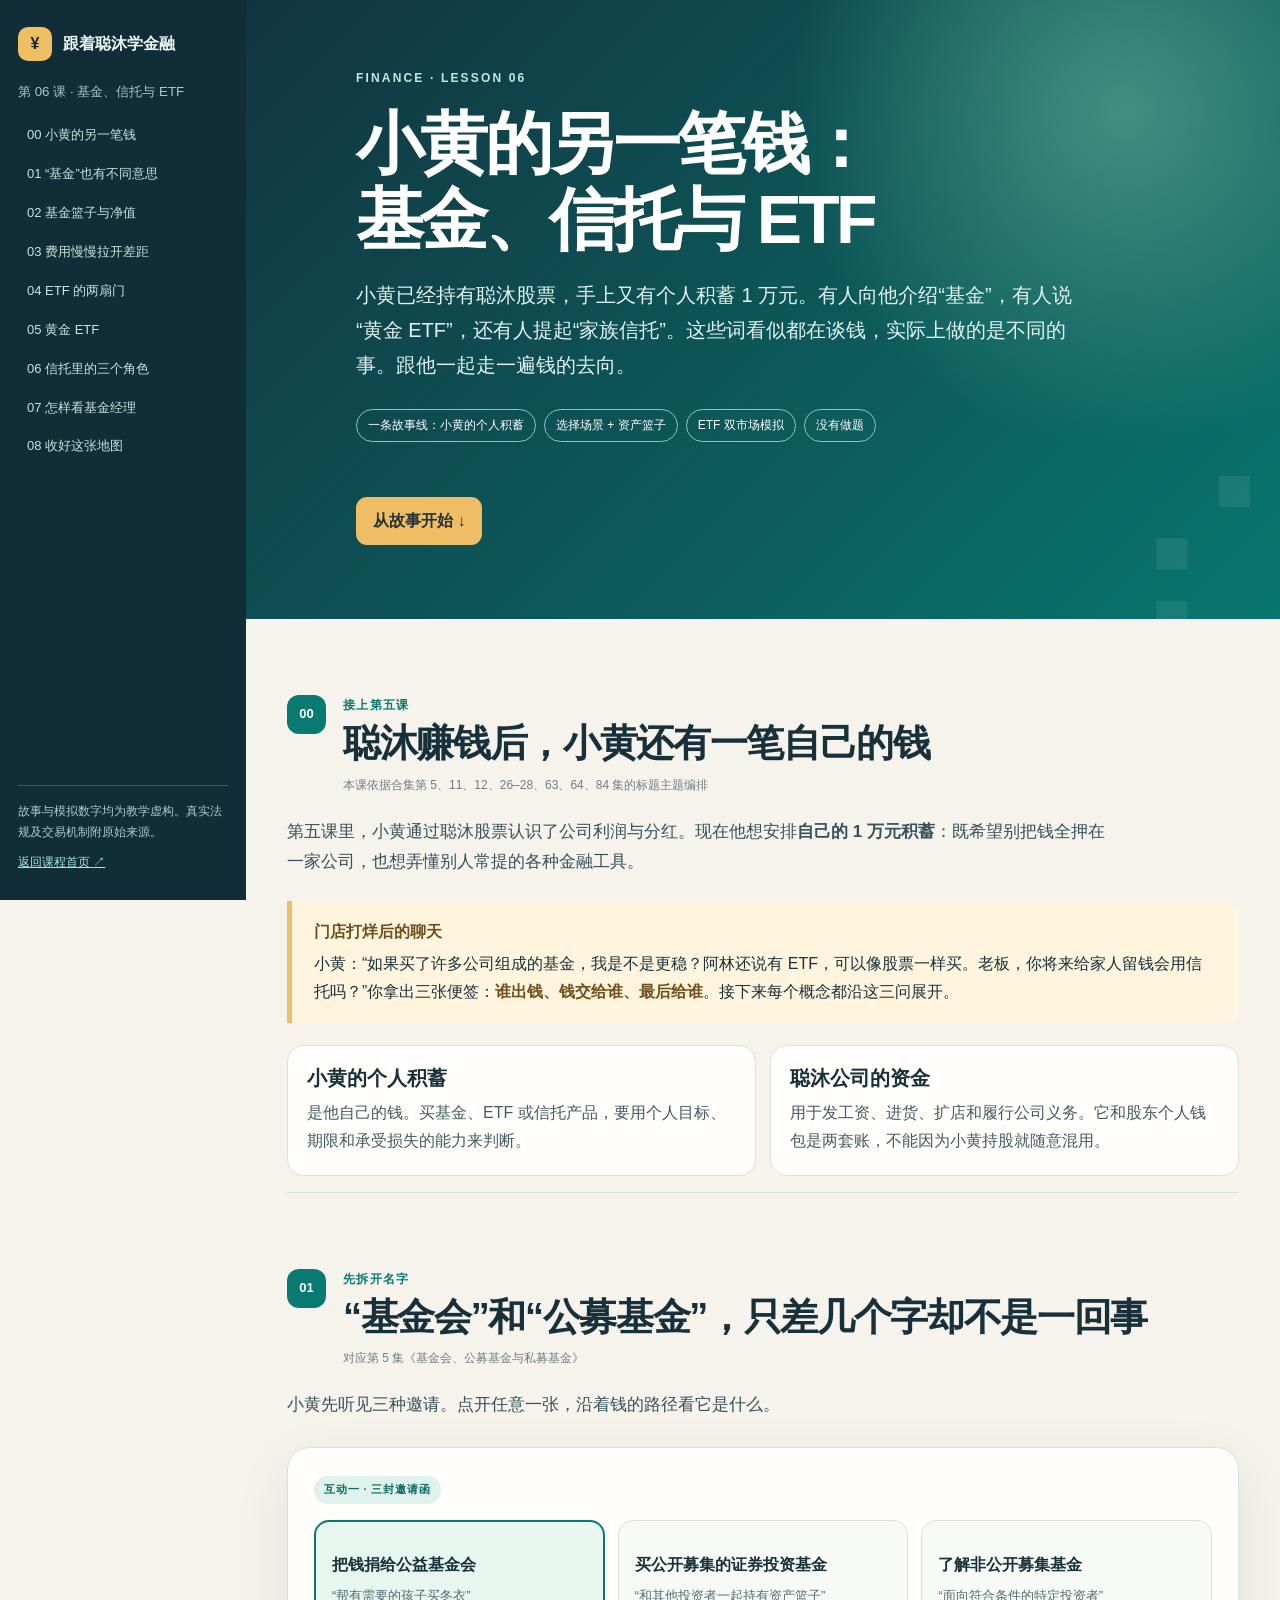
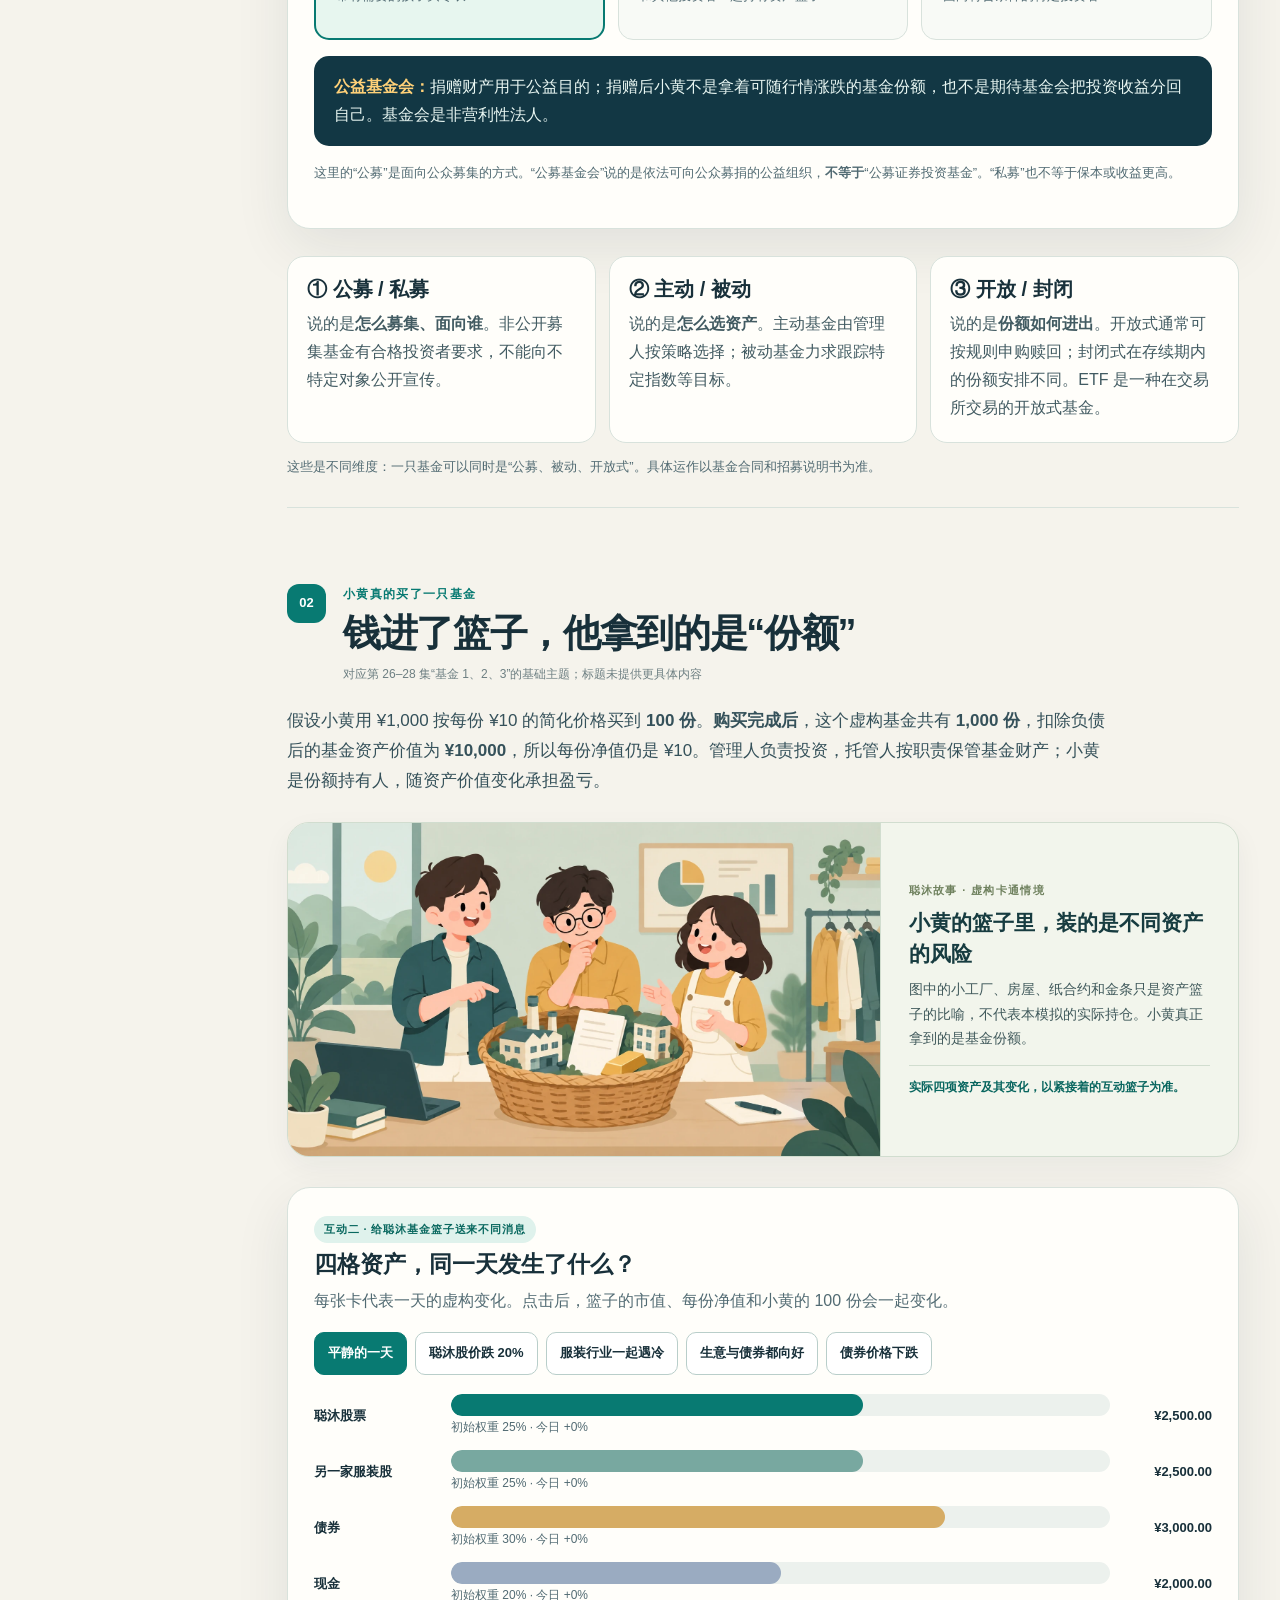
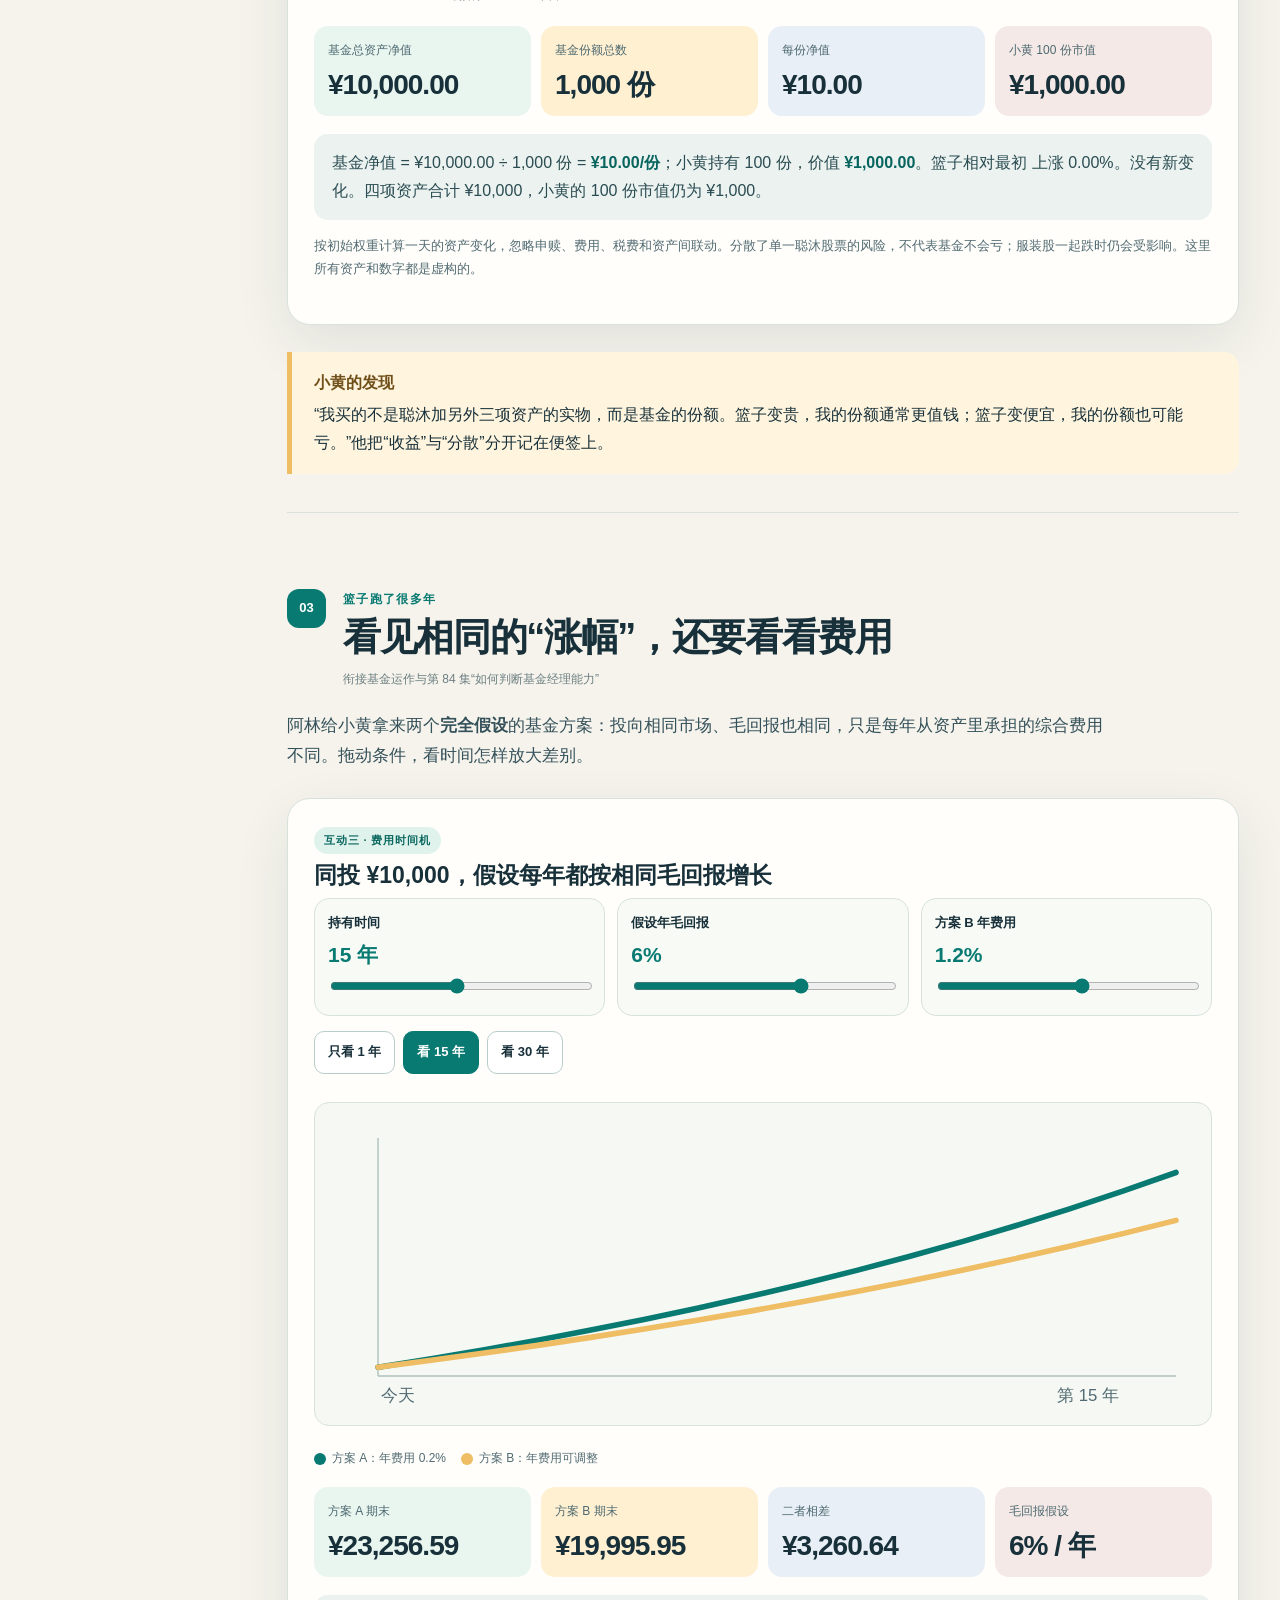
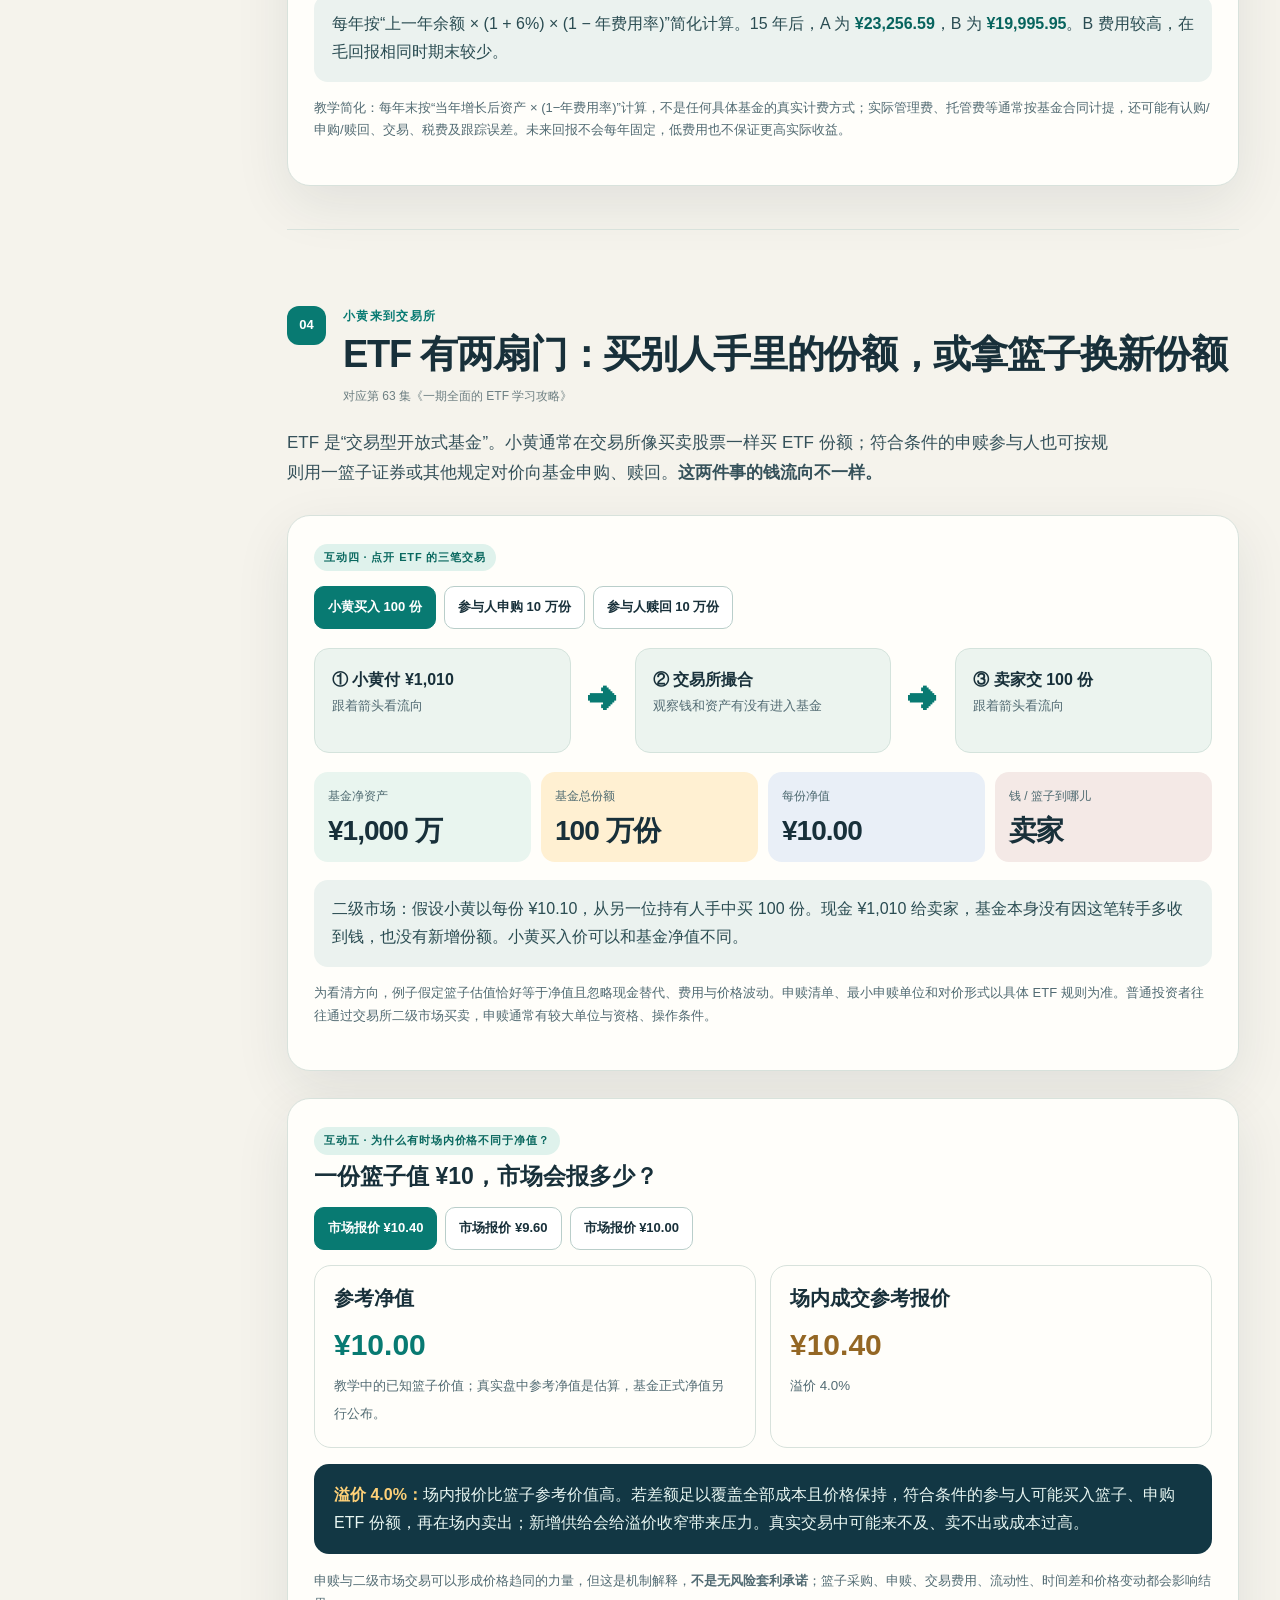
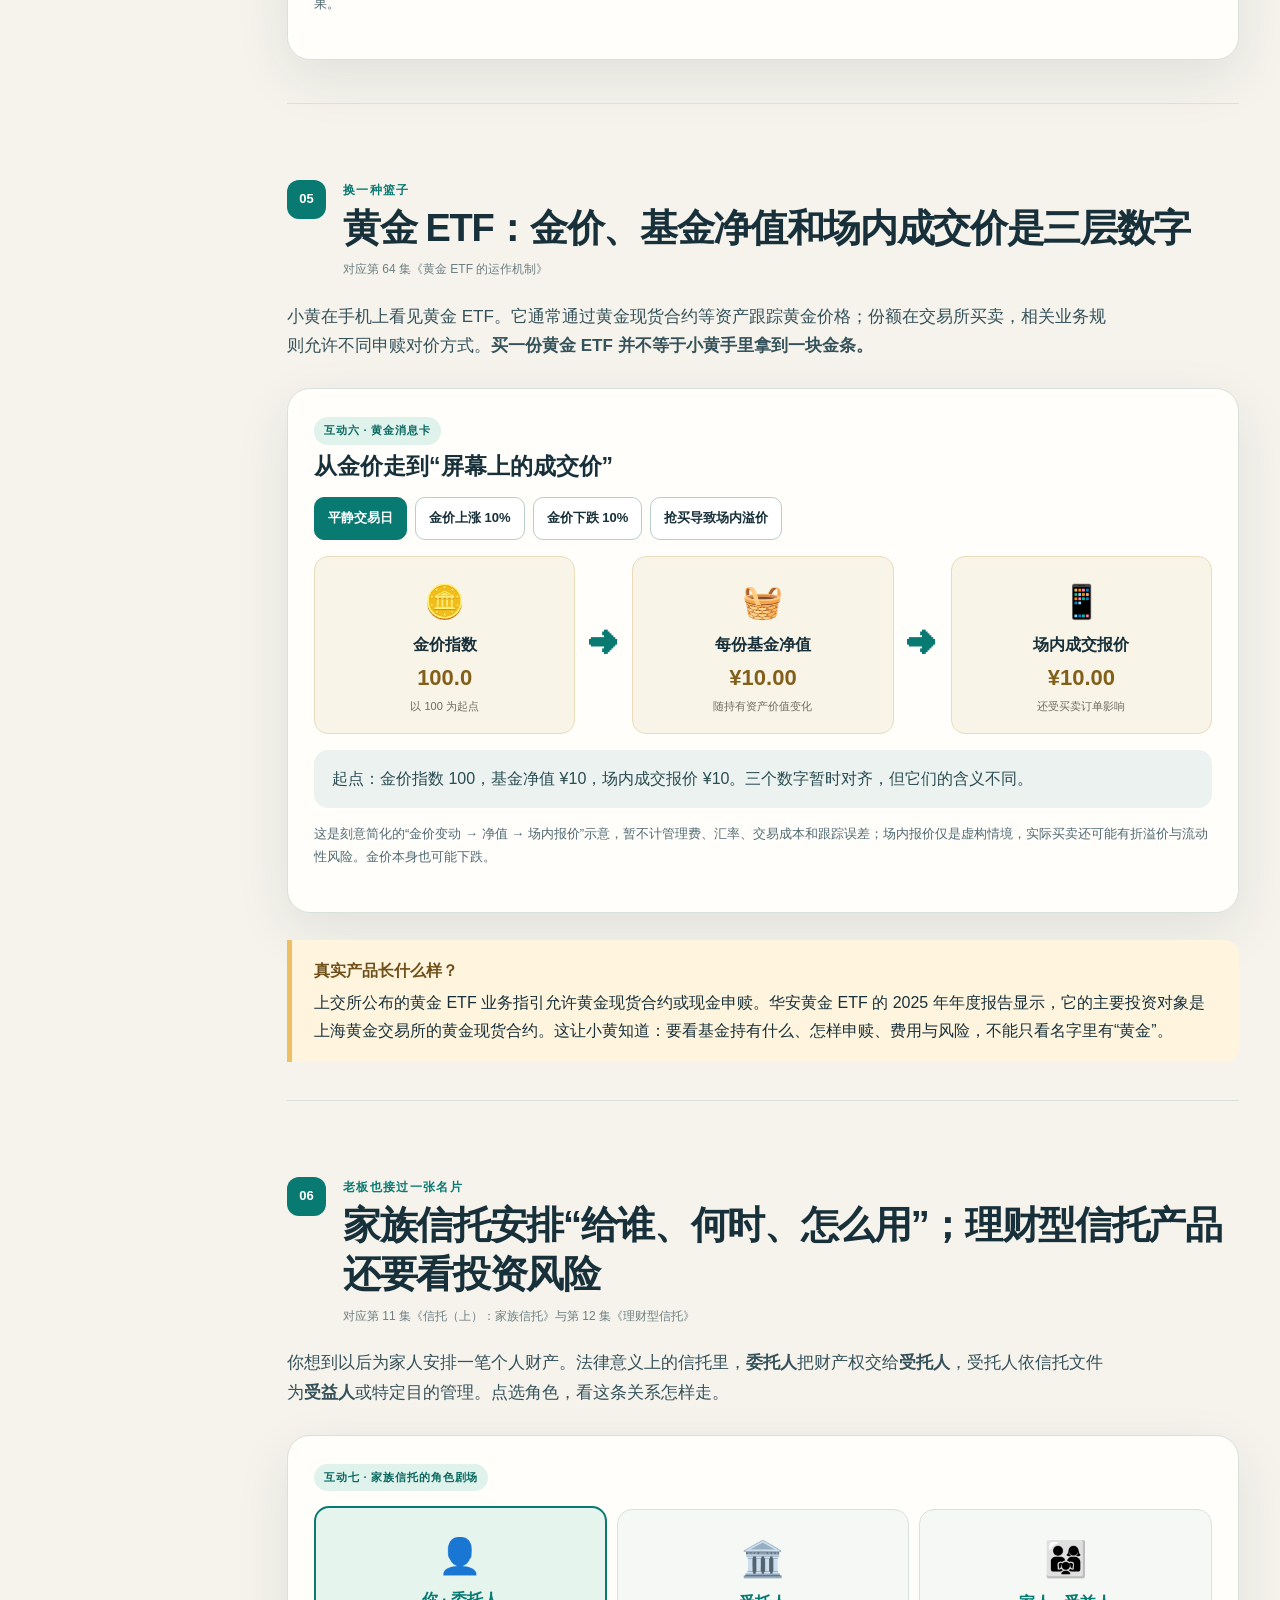
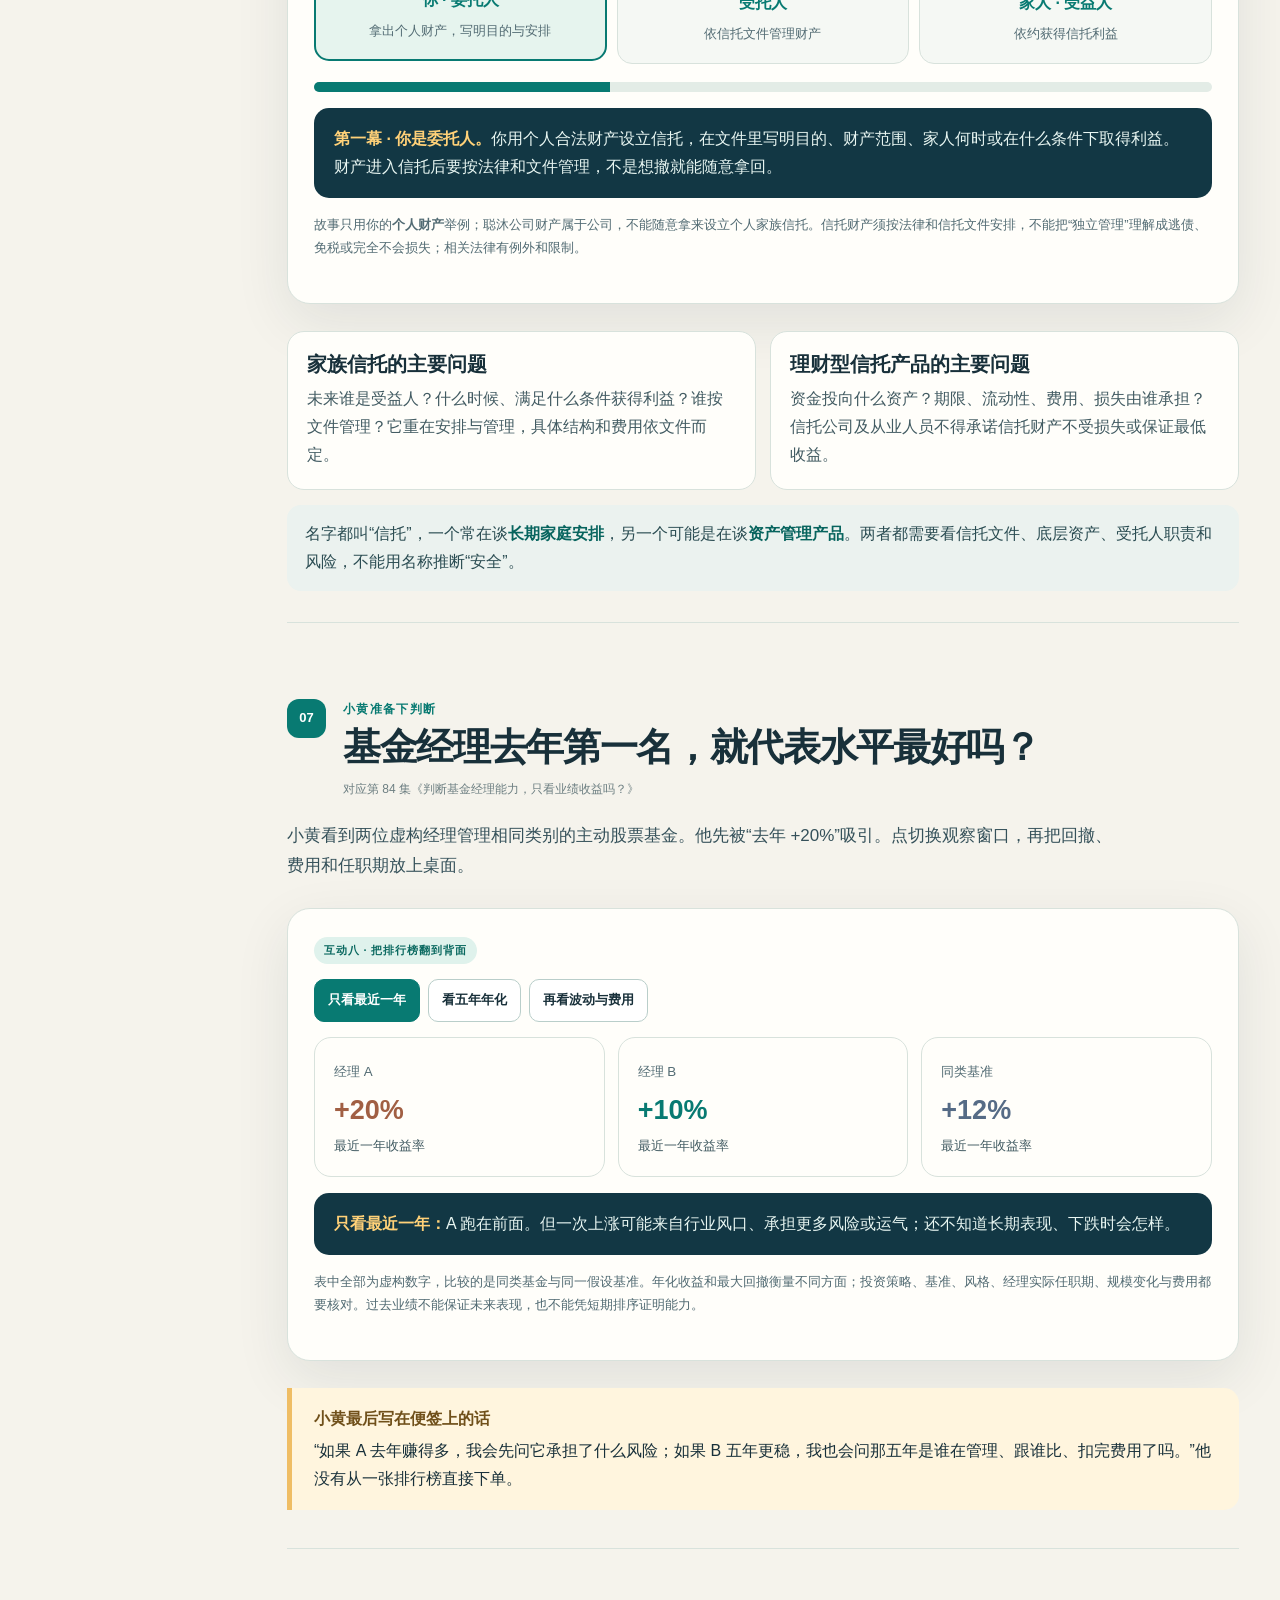
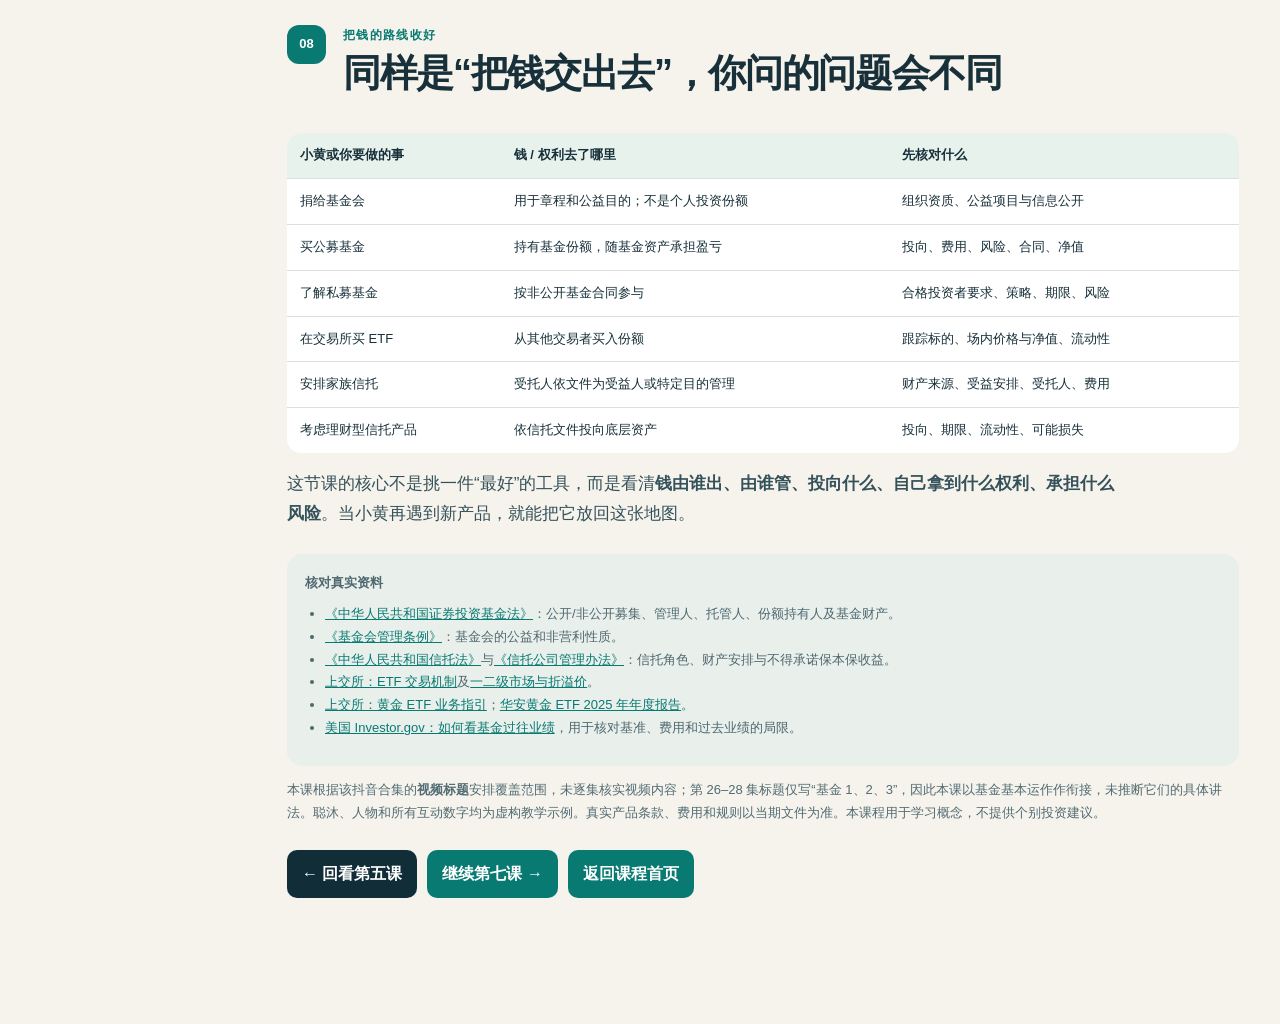
<file: finance-course-06.html>
<!doctype html>
<html lang="zh-CN">
<head>
  <meta charset="utf-8">
  <meta name="viewport" content="width=device-width, initial-scale=1">
  <meta name="description" content="跟着聪沐服装公司股东小黄，用互动故事理解基金、信托、ETF、黄金 ETF、费用与基金经理业绩。">
  <title>第 06 课｜小黄的另一笔钱：基金、信托与 ETF</title>
  <style>
    :root{--ink:#18303a;--navy:#102d38;--muted:#526b73;--teal:#087a72;--teal2:#dff2ec;--gold:#efbd64;--rose:#c65e55;--paper:#f5f3ec;--card:#fffefa;--line:#d8e2dc;--shadow:0 18px 55px rgba(17,49,59,.09)}
    *{box-sizing:border-box}html{scroll-behavior:smooth}body{margin:0;background:var(--paper);color:var(--ink);font-family:-apple-system,BlinkMacSystemFont,"PingFang SC","Microsoft YaHei",sans-serif;line-height:1.76}button,input{font:inherit}button{cursor:pointer}a{color:var(--teal)}.layout{display:grid;grid-template-columns:246px minmax(0,1fr);min-height:100vh}.rail{position:sticky;top:0;height:100vh;background:var(--navy);color:#eef8f5;padding:27px 18px;display:flex;flex-direction:column;overflow:auto}.brand{display:flex;gap:11px;align-items:center;font-weight:900;line-height:1.3}.mark{width:34px;height:34px;display:grid;place-items:center;background:var(--gold);color:var(--navy);border-radius:10px}.rail small{color:#a8c7c6;display:block;margin:19px 0 14px}.rail nav{display:grid;gap:2px}.rail nav a{color:#cbe2de;text-decoration:none;border-radius:9px;padding:7px 9px;font-size:13px}.rail nav a:hover,.rail nav a:focus-visible{background:#28505a;color:white}.rail-bottom{margin-top:auto;border-top:1px solid #3c5c65;padding-top:15px;font-size:12px;color:#adc9c8}.rail-bottom a{display:block;color:#a8e8dc;margin-top:9px}.main{min-width:0}.hero{background:radial-gradient(circle at 85% 18%,#428f80 0,transparent 33%),linear-gradient(135deg,#123440,#08766e);color:white;padding:68px max(30px,calc((100vw - 1060px)/2)) 74px;position:relative;overflow:hidden}.hero:after{content:"◌";font-size:500px;position:absolute;right:-95px;bottom:-215px;line-height:1;opacity:.075;pointer-events:none}.hero>*{position:relative;z-index:1}.eyebrow{font-size:12px;letter-spacing:.18em;text-transform:uppercase;color:#beeae0;font-weight:900}.hero h1{font-size:clamp(39px,5.3vw,72px);line-height:1.12;letter-spacing:-.055em;margin:17px 0 20px}.hero p{font-size:clamp(17px,2.1vw,20px);color:#e1f3ef;max-width:720px;margin:0 0 25px}.chips{display:flex;gap:8px;flex-wrap:wrap}.chips span{border:1px solid #8ac6bc;border-radius:100px;padding:5px 11px;font-size:12px}.hero .go{display:inline-block;margin-top:27px;background:var(--gold);color:#273236;text-decoration:none;font-weight:900;border-radius:11px;padding:10px 17px}.content{max-width:1020px;margin:auto;padding:0 34px 110px}.chapter{padding:76px 0 16px;scroll-margin-top:20px}.chapter+.chapter{border-top:1px solid var(--line)}.head{display:flex;align-items:flex-start;gap:17px;margin-bottom:19px}.n{flex:none;width:39px;height:39px;border-radius:12px;background:var(--teal);color:white;font-size:13px;font-weight:900;display:grid;place-items:center}.kicker{color:var(--teal);font-size:12px;letter-spacing:.11em;font-weight:900;text-transform:uppercase;margin:0 0 3px}.head h2{font-size:clamp(26px,3.2vw,38px);line-height:1.28;letter-spacing:-.035em;margin:0}.ep{display:inline-block;font-size:12px;color:#6d7f82;margin-top:7px}.intro{font-size:17px;color:#35515a;max-width:830px;margin:0 0 24px}.story{border-left:5px solid var(--gold);background:#fff5de;border-radius:0 15px 15px 0;padding:17px 22px;margin:22px 0}.story b{color:#70501a}.story p{margin:4px 0 0}.sim{background:var(--card);border:1px solid var(--line);border-radius:23px;padding:26px;box-shadow:var(--shadow);margin:27px 0}.sim h3{font-size:23px;line-height:1.3;margin:7px 0}.sim>p{color:var(--muted);margin:0 0 17px}.tag{display:inline-block;color:#09685f;background:var(--teal2);border-radius:100px;padding:4px 10px;font-size:11px;letter-spacing:.08em;font-weight:900}.two{display:grid;grid-template-columns:1fr 1fr;gap:14px}.three{display:grid;grid-template-columns:repeat(3,1fr);gap:13px}.card{background:#fffefa;border:1px solid var(--line);border-radius:17px;padding:19px}.card h3{font-size:20px;line-height:1.3;margin:0 0 8px}.card p{margin:0;color:#425b62}.card small{color:var(--muted)}.card strong{color:var(--teal)}.micro{font-size:13px;color:var(--muted);line-height:1.6}.btns{display:flex;gap:8px;flex-wrap:wrap;margin:15px 0}.btn{border:1px solid #b9ceca;border-radius:10px;background:white;color:var(--ink);padding:9px 13px;font-size:13px;font-weight:900;text-align:left}.btn:hover,.btn:focus-visible{border-color:var(--teal);background:#eaf6f1}.btn.active{background:var(--teal);border-color:var(--teal);color:white}.btn:focus-visible,a:focus-visible,input:focus-visible{outline:3px solid var(--gold);outline-offset:2px}.metric-grid{display:grid;grid-template-columns:repeat(4,1fr);gap:10px;margin:18px 0}.metric{background:#e9f5ef;border-radius:14px;padding:14px}.metric:nth-child(2){background:#fff0d2}.metric:nth-child(3){background:#e9eff7}.metric:nth-child(4){background:#f4e9e6}.metric small{display:block;color:#4d6970;font-size:12px}.metric strong{display:block;font-size:clamp(19px,2.5vw,28px);line-height:1.25;margin-top:6px;letter-spacing:-.035em}.formula{background:#ebf2ef;border-radius:14px;padding:15px 18px;color:#2a4c52;margin:15px 0}.formula b{color:#07645e}.note{font-size:13px;color:var(--muted);margin:13px 0}.choice{background:#f8faf6;border:1px solid var(--line);border-radius:15px;padding:16px;text-align:left;min-height:120px;width:100%;color:var(--ink)}.choice b{display:block;font-size:16px}.choice span{display:block;color:var(--muted);font-size:13px;margin-top:6px}.choice.active{border:2px solid var(--teal);background:#e7f6ef}.reveal{background:#123744;color:#e8f6f2;border-radius:15px;padding:17px 20px;margin:16px 0}.reveal b{color:#ffd178}.reveal p{margin:5px 0 0}.basket{display:grid;gap:11px;margin:19px 0}.asset{display:grid;grid-template-columns:125px minmax(80px,1fr) 90px;align-items:center;gap:12px;font-size:13px}.asset-name{font-weight:900}.track{height:22px;background:#ecf1ed;border-radius:100px;overflow:hidden}.fill{height:100%;border-radius:100px;background:var(--teal);width:25%;transition:width .45s}.asset:nth-child(2) .fill{background:#78a8a0}.asset:nth-child(3) .fill{background:#d6ac64}.asset:nth-child(4) .fill{background:#9aabc1}.asset-value{text-align:right;font-weight:900}.bar-label{font-size:12px;color:var(--muted)}.flow{display:grid;grid-template-columns:1fr 50px 1fr 50px 1fr;gap:7px;align-items:stretch;margin:19px 0}.flowbox{background:#ecf4ef;border:1px solid #d4e3dc;border-radius:15px;padding:17px;min-height:105px}.flowbox b{display:block}.flowbox strong{font-size:20px;color:var(--teal)}.flowbox small{display:block;color:#526b73}.flowarrow{display:grid;place-items:center;color:var(--teal);font-size:30px}.fee-control{display:grid;grid-template-columns:repeat(3,1fr);gap:12px}.fee-control label{display:block;background:#f8faf6;border:1px solid var(--line);border-radius:15px;padding:13px;font-size:13px;font-weight:900}.fee-control output{display:block;color:var(--teal);font-size:21px;margin:2px 0}.fee-control input{width:100%;accent-color:var(--teal)}.lines{width:100%;height:auto;background:#f5f8f3;border-radius:15px;border:1px solid var(--line);margin:13px 0}.chart-key{display:flex;gap:15px;flex-wrap:wrap;font-size:12px;color:var(--muted)}.chart-key span:before{content:"";display:inline-block;width:12px;height:12px;border-radius:50%;margin-right:6px;vertical-align:middle;background:var(--teal)}.chart-key span:nth-child(2):before{background:var(--gold)}.gold-scene{display:grid;grid-template-columns:1fr 45px 1fr 45px 1fr;gap:6px;align-items:center;margin:16px 0}.gold-item{background:#f9f4e8;border:1px solid #eadbbd;border-radius:14px;padding:16px;text-align:center;min-height:115px}.gold-item .icon{font-size:33px;display:block}.gold-item b,.gold-item strong{display:block}.gold-item strong{font-size:22px;color:#82601b}.gold-item small{display:block;font-size:11px;color:#6d6b60}.trust-flow{display:grid;grid-template-columns:repeat(3,1fr);gap:10px;margin:18px 0}.role{border-radius:15px;border:1px solid var(--line);background:#f5f8f4;padding:17px;text-align:center}.role .avatar{font-size:35px;display:block}.role b{display:block;color:var(--teal)}.role small{display:block;color:var(--muted);margin-top:4px}.role.active{border:2px solid var(--teal);background:#e6f4ee;transform:translateY(-3px)}.stage{height:10px;background:#e3ece6;border-radius:100px;overflow:hidden;display:flex;margin:15px 0}.stage span{height:100%;background:var(--teal);transition:width .4s}.sourcebox{background:#e9efeb;border-radius:15px;padding:18px;font-size:13px;color:#4f6870;margin-top:25px}.sourcebox ul{padding-left:20px;margin:8px 0}.sourcebox a{overflow-wrap:anywhere}.table-wrap{overflow-x:auto}.simple-table{width:100%;border-collapse:collapse;background:white;border-radius:14px;overflow:hidden;margin:16px 0;font-size:13px}.simple-table th,.simple-table td{padding:11px 13px;border-bottom:1px solid var(--line);text-align:left;vertical-align:top}.simple-table th{background:#e8f2ed}.simple-table tr:last-child td{border-bottom:none}.footnav{display:flex;gap:10px;flex-wrap:wrap;margin-top:25px}.footnav a{background:var(--navy);color:white;text-decoration:none;padding:10px 15px;border-radius:10px;font-weight:900}.footnav a+a{background:var(--teal)}.sr-only{position:absolute;width:1px;height:1px;padding:0;margin:-1px;overflow:hidden;clip:rect(0,0,0,0);white-space:nowrap;border:0}@media(max-width:1120px){.layout{grid-template-columns:1fr}.rail{position:relative;height:auto;padding:14px 24px}.rail small,.rail-bottom{display:none}.rail nav{display:flex;overflow:auto;white-space:nowrap;gap:8px;margin-top:9px}.hero{padding:54px 35px}.content{padding:0 25px 85px}}@media(max-width:760px){.hero{padding:43px 23px}.content{padding:0 18px 75px}.chapter{padding-top:56px}.two,.three,.fee-control{grid-template-columns:1fr}.metric-grid{grid-template-columns:repeat(2,1fr)}.sim{padding:18px}.flow,.gold-scene{grid-template-columns:1fr;gap:5px}.flowbox,.gold-item{min-height:0}.flowarrow{transform:rotate(90deg);height:28px}.trust-flow{grid-template-columns:1fr}.role{display:flex;align-items:center;gap:10px;text-align:left}.role .avatar{font-size:29px}.role small{margin:0}.asset{grid-template-columns:93px minmax(55px,1fr) 65px;gap:6px;font-size:11px}}@media(max-width:450px){.metric-grid{grid-template-columns:1fr}.hero h1{font-size:37px}.head{gap:10px}.simple-table th,.simple-table td{padding:9px}}@media(prefers-reduced-motion:reduce){html{scroll-behavior:auto}.fill,.stage span{transition:none}.role.active{transform:none}}
  </style>
<link rel="stylesheet" href="assets/course-art.css?v=20260928-art">
</head>
<body>
<div class="layout">
  <aside class="rail" aria-label="课程导航">
    <div class="brand"><span class="mark">¥</span><span>跟着聪沐学金融</span></div><small>第 06 课 · 基金、信托与 ETF</small>
    <nav><a href="#opening">00 小黄的另一笔钱</a><a href="#names">01 “基金”也有不同意思</a><a href="#pool">02 基金篮子与净值</a><a href="#fees">03 费用慢慢拉开差距</a><a href="#etf">04 ETF 的两扇门</a><a href="#gold">05 黄金 ETF</a><a href="#trust">06 信托里的三个角色</a><a href="#manager">07 怎样看基金经理</a><a href="#finish">08 收好这张地图</a></nav>
    <div class="rail-bottom">故事与模拟数字均为教学虚构。真实法规及交易机制附原始来源。<a href="index.html">返回课程首页 ↗</a></div>
  </aside>
  <main class="main">
    <header class="hero"><div class="eyebrow">FINANCE · LESSON 06</div><h1>小黄的另一笔钱：<br>基金、信托与 ETF</h1><p>小黄已经持有聪沐股票，手上又有个人积蓄 1 万元。有人向他介绍“基金”，有人说“黄金 ETF”，还有人提起“家族信托”。这些词看似都在谈钱，实际上做的是不同的事。跟他一起走一遍钱的去向。</p><div class="chips"><span>一条故事线：小黄的个人积蓄</span><span>选择场景 + 资产篮子</span><span>ETF 双市场模拟</span><span>没有做题</span></div><br><a class="go" href="#opening">从故事开始 ↓</a></header>
    <div class="content">
      <section class="chapter" id="opening"><div class="head"><span class="n">00</span><div><p class="kicker">接上第五课</p><h2>聪沐赚钱后，小黄还有一笔自己的钱</h2><span class="ep">本课依据合集第 5、11、12、26–28、63、64、84 集的标题主题编排</span></div></div><p class="intro">第五课里，小黄通过聪沐股票认识了公司利润与分红。现在他想安排<b>自己的 1 万元积蓄</b>：既希望别把钱全押在一家公司，也想弄懂别人常提的各种金融工具。</p><div class="story"><b>门店打烊后的聊天</b><p>小黄：“如果买了许多公司组成的基金，我是不是更稳？阿林还说有 ETF，可以像股票一样买。老板，你将来给家人留钱会用信托吗？”你拿出三张便签：<b>谁出钱、钱交给谁、最后给谁</b>。接下来每个概念都沿这三问展开。</p></div><div class="two"><div class="card"><h3>小黄的个人积蓄</h3><p>是他自己的钱。买基金、ETF 或信托产品，要用个人目标、期限和承受损失的能力来判断。</p></div><div class="card"><h3>聪沐公司的资金</h3><p>用于发工资、进货、扩店和履行公司义务。它和股东个人钱包是两套账，不能因为小黄持股就随意混用。</p></div></div></section>

      <section class="chapter" id="names"><div class="head"><span class="n">01</span><div><p class="kicker">先拆开名字</p><h2>“基金会”和“公募基金”，只差几个字却不是一回事</h2><span class="ep">对应第 5 集《基金会、公募基金与私募基金》</span></div></div><p class="intro">小黄先听见三种邀请。点开任意一张，沿着钱的路径看它是什么。</p><div class="sim"><span class="tag">互动一 · 三封邀请函</span><div class="three" style="margin-top:16px"><button class="choice active" type="button" data-invite="charity" aria-pressed="true"><b>把钱捐给公益基金会</b><span>“帮有需要的孩子买冬衣”</span></button><button class="choice" type="button" data-invite="public" aria-pressed="false"><b>买公开募集的证券投资基金</b><span>“和其他投资者一起持有资产篮子”</span></button><button class="choice" type="button" data-invite="private" aria-pressed="false"><b>了解非公开募集基金</b><span>“面向符合条件的特定投资者”</span></button></div><div class="reveal" id="inviteReveal" aria-live="polite"></div><p class="note">这里的“公募”是面向公众募集的方式。“公募基金会”说的是依法可向公众募捐的公益组织，<b>不等于</b>“公募证券投资基金”。“私募”也不等于保本或收益更高。</p></div><div class="three"><div class="card"><h3>① 公募 / 私募</h3><p>说的是<b>怎么募集、面向谁</b>。非公开募集基金有合格投资者要求，不能向不特定对象公开宣传。</p></div><div class="card"><h3>② 主动 / 被动</h3><p>说的是<b>怎么选资产</b>。主动基金由管理人按策略选择；被动基金力求跟踪特定指数等目标。</p></div><div class="card"><h3>③ 开放 / 封闭</h3><p>说的是<b>份额如何进出</b>。开放式通常可按规则申购赎回；封闭式在存续期内的份额安排不同。ETF 是一种在交易所交易的开放式基金。</p></div></div><p class="note">这些是不同维度：一只基金可以同时是“公募、被动、开放式”。具体运作以基金合同和招募说明书为准。</p></section>

      <section class="chapter" id="pool"><div class="head"><span class="n">02</span><div><p class="kicker">小黄真的买了一只基金</p><h2>钱进了篮子，他拿到的是“份额”</h2><span class="ep">对应第 26–28 集“基金 1、2、3”的基础主题；标题未提供更具体内容</span></div></div><p class="intro">假设小黄用 ¥1,000 按每份 ¥10 的简化价格买到 <b>100 份</b>。<b>购买完成后</b>，这个虚构基金共有 <b>1,000 份</b>，扣除负债后的基金资产价值为 <b>¥10,000</b>，所以每份净值仍是 ¥10。管理人负责投资，托管人按职责保管基金财产；小黄是份额持有人，随资产价值变化承担盈亏。</p>
<figure class="course-art"><img src="assets/course-funds.webp" alt="小黄的篮子里，装的是不同资产的风险：图中的小工厂、房屋、纸合约和金条只是资产篮子的比喻，不代表本模拟的实际持仓。小黄真正拿到的是基金份额。" width="1672" height="941" loading="lazy" decoding="async"><figcaption><span class="course-art-label">聪沐故事 · 虚构卡通情境</span><strong class="course-art-title">小黄的篮子里，装的是不同资产的风险</strong><span class="course-art-copy">图中的小工厂、房屋、纸合约和金条只是资产篮子的比喻，不代表本模拟的实际持仓。小黄真正拿到的是基金份额。</span><span class="course-art-next">实际四项资产及其变化，以紧接着的互动篮子为准。</span></figcaption></figure>
<div class="sim"><span class="tag">互动二 · 给聪沐基金篮子送来不同消息</span><h3>四格资产，同一天发生了什么？</h3><p>每张卡代表一天的虚构变化。点击后，篮子的市值、每份净值和小黄的 100 份会一起变化。</p><div class="btns" role="group" aria-label="市场情境"><button class="btn active" type="button" data-market="normal" aria-pressed="true">平静的一天</button><button class="btn" type="button" data-market="cm" aria-pressed="false">聪沐股价跌 20%</button><button class="btn" type="button" data-market="sector" aria-pressed="false">服装行业一起遇冷</button><button class="btn" type="button" data-market="good" aria-pressed="false">生意与债券都向好</button><button class="btn" type="button" data-market="bond" aria-pressed="false">债券价格下跌</button></div><div class="basket" id="basket" aria-label="基金资产篮子"></div><div class="metric-grid"><div class="metric"><small>基金总资产净值</small><strong id="poolTotal">¥10,000.00</strong></div><div class="metric"><small>基金份额总数</small><strong>1,000 份</strong></div><div class="metric"><small>每份净值</small><strong id="poolNav">¥10.00</strong></div><div class="metric"><small>小黄 100 份市值</small><strong id="poolHolder">¥1,000.00</strong></div></div><div class="formula" id="poolFormula"></div><p class="note">按初始权重计算一天的资产变化，忽略申赎、费用、税费和资产间联动。分散了单一聪沐股票的风险，不代表基金不会亏；服装股一起跌时仍会受影响。这里所有资产和数字都是虚构的。</p></div><div class="story"><b>小黄的发现</b><p>“我买的不是聪沐加另外三项资产的实物，而是基金的份额。篮子变贵，我的份额通常更值钱；篮子变便宜，我的份额也可能亏。”他把“收益”与“分散”分开记在便签上。</p></div></section>

      <section class="chapter" id="fees"><div class="head"><span class="n">03</span><div><p class="kicker">篮子跑了很多年</p><h2>看见相同的“涨幅”，还要看看费用</h2><span class="ep">衔接基金运作与第 84 集“如何判断基金经理能力”</span></div></div><p class="intro">阿林给小黄拿来两个<b>完全假设</b>的基金方案：投向相同市场、毛回报也相同，只是每年从资产里承担的综合费用不同。拖动条件，看时间怎样放大差别。</p><div class="sim"><span class="tag">互动三 · 费用时间机</span><h3>同投 ¥10,000，假设每年都按相同毛回报增长</h3><div class="fee-control"><label for="years">持有时间<output id="yearsOut">15 年</output><input id="years" type="range" min="1" max="30" step="1" value="15"></label><label for="growth">假设年毛回报<output id="growthOut">6%</output><input id="growth" type="range" min="-5" max="12" step="1" value="6"></label><label for="feeHigh">方案 B 年费用<output id="feeHighOut">1.2%</output><input id="feeHigh" type="range" min="0.2" max="2.0" step="0.1" value="1.2"></label></div><div class="btns" role="group" aria-label="费用预设"><button class="btn" type="button" data-feepreset="short">只看 1 年</button><button class="btn active" type="button" data-feepreset="base">看 15 年</button><button class="btn" type="button" data-feepreset="long">看 30 年</button></div><svg class="lines" viewBox="0 0 640 230" role="img" aria-labelledby="feeChartTitle feeChartDesc"><title id="feeChartTitle">不同费用下的账户金额变化</title><desc id="feeChartDesc">绿色代表方案 A 每年费用 0.2%，黄色代表方案 B 每年费用由你设置；两者共用相同的假设年毛回报。</desc><line x1="45" y1="195" x2="615" y2="195" stroke="#afc2bb"/><line x1="45" y1="25" x2="45" y2="195" stroke="#afc2bb"/><path id="lineA" fill="none" stroke="#087a72" stroke-width="4" stroke-linecap="round" stroke-linejoin="round"/><path id="lineB" fill="none" stroke="#efbd64" stroke-width="4" stroke-linecap="round" stroke-linejoin="round"/><text x="47" y="213" fill="#526b73" font-size="12">今天</text><text id="feeYearLabel" x="530" y="213" fill="#526b73" font-size="12">第 15 年</text></svg><div class="chart-key"><span>方案 A：年费用 0.2%</span><span>方案 B：年费用可调整</span></div><div class="metric-grid"><div class="metric"><small>方案 A 期末</small><strong id="feeA">—</strong></div><div class="metric"><small>方案 B 期末</small><strong id="feeB">—</strong></div><div class="metric"><small>二者相差</small><strong id="feeDiff">—</strong></div><div class="metric"><small>毛回报假设</small><strong id="feeGross">—</strong></div></div><div class="formula" id="feeFormula"></div><p class="note">教学简化：每年末按“当年增长后资产 × (1−年费用率)”计算，不是任何具体基金的真实计费方式；实际管理费、托管费等通常按基金合同计提，还可能有认购/申购/赎回、交易、税费及跟踪误差。未来回报不会每年固定，低费用也不保证更高实际收益。</p></div></section>

      <section class="chapter" id="etf"><div class="head"><span class="n">04</span><div><p class="kicker">小黄来到交易所</p><h2>ETF 有两扇门：买别人手里的份额，或拿篮子换新份额</h2><span class="ep">对应第 63 集《一期全面的 ETF 学习攻略》</span></div></div><p class="intro">ETF 是“交易型开放式基金”。小黄通常在交易所像买卖股票一样买 ETF 份额；符合条件的申赎参与人也可按规则用一篮子证券或其他规定对价向基金申购、赎回。<b>这两件事的钱流向不一样。</b></p><div class="sim"><span class="tag">互动四 · 点开 ETF 的三笔交易</span><div class="btns" role="group" aria-label="ETF 交易方式"><button class="btn active" type="button" data-etf="trade" aria-pressed="true">小黄买入 100 份</button><button class="btn" type="button" data-etf="create" aria-pressed="false">参与人申购 10 万份</button><button class="btn" type="button" data-etf="redeem" aria-pressed="false">参与人赎回 10 万份</button></div><div class="flow" id="etfFlow" aria-live="polite"></div><div class="metric-grid"><div class="metric"><small>基金净资产</small><strong id="etfAssets">¥1,000 万</strong></div><div class="metric"><small>基金总份额</small><strong id="etfShares">100 万份</strong></div><div class="metric"><small>每份净值</small><strong id="etfNav">¥10.00</strong></div><div class="metric"><small>钱 / 篮子到哪儿</small><strong id="etfDestination">卖家</strong></div></div><div class="formula" id="etfExplain"></div><p class="note">为看清方向，例子假定篮子估值恰好等于净值且忽略现金替代、费用与价格波动。申赎清单、最小申赎单位和对价形式以具体 ETF 规则为准。普通投资者往往通过交易所二级市场买卖，申赎通常有较大单位与资格、操作条件。</p></div><div class="sim"><span class="tag">互动五 · 为什么有时场内价格不同于净值？</span><h3>一份篮子值 ¥10，市场会报多少？</h3><div class="btns" role="group" aria-label="ETF 报价情境"><button class="btn active" type="button" data-premium="high" aria-pressed="true">市场报价 ¥10.40</button><button class="btn" type="button" data-premium="low" aria-pressed="false">市场报价 ¥9.60</button><button class="btn" type="button" data-premium="flat" aria-pressed="false">市场报价 ¥10.00</button></div><div class="two"><div class="card"><h3>参考净值</h3><p style="font-size:30px;font-weight:900;color:var(--teal)">¥10.00</p><small>教学中的已知篮子价值；真实盘中参考净值是估算，基金正式净值另行公布。</small></div><div class="card"><h3>场内成交参考报价</h3><p style="font-size:30px;font-weight:900;color:#946724" id="marketPrice">¥10.40</p><small id="premiumTag">比参考净值高 4.0%</small></div></div><div class="reveal" id="premiumExplain" aria-live="polite"></div><p class="note">申赎与二级市场交易可以形成价格趋同的力量，但这是机制解释，<b>不是无风险套利承诺</b>；篮子采购、申赎、交易费用、流动性、时间差和价格变动都会影响结果。</p></div></section>

      <section class="chapter" id="gold"><div class="head"><span class="n">05</span><div><p class="kicker">换一种篮子</p><h2>黄金 ETF：金价、基金净值和场内成交价是三层数字</h2><span class="ep">对应第 64 集《黄金 ETF 的运作机制》</span></div></div><p class="intro">小黄在手机上看见黄金 ETF。它通常通过黄金现货合约等资产跟踪黄金价格；份额在交易所买卖，相关业务规则允许不同申赎对价方式。<b>买一份黄金 ETF 并不等于小黄手里拿到一块金条。</b></p><div class="sim"><span class="tag">互动六 · 黄金消息卡</span><h3>从金价走到“屏幕上的成交价”</h3><div class="btns" role="group" aria-label="黄金 ETF 情境"><button class="btn active" type="button" data-gold="calm" aria-pressed="true">平静交易日</button><button class="btn" type="button" data-gold="rise" aria-pressed="false">金价上涨 10%</button><button class="btn" type="button" data-gold="fall" aria-pressed="false">金价下跌 10%</button><button class="btn" type="button" data-gold="rush" aria-pressed="false">抢买导致场内溢价</button></div><div class="gold-scene"><div class="gold-item"><span class="icon" aria-hidden="true">🪙</span><b>金价指数</b><strong id="goldSpot">100.0</strong><small>以 100 为起点</small></div><div class="flowarrow" aria-hidden="true">➜</div><div class="gold-item"><span class="icon" aria-hidden="true">🧺</span><b>每份基金净值</b><strong id="goldNav">¥10.00</strong><small>随持有资产价值变化</small></div><div class="flowarrow" aria-hidden="true">➜</div><div class="gold-item"><span class="icon" aria-hidden="true">📱</span><b>场内成交报价</b><strong id="goldTrade">¥10.00</strong><small>还受买卖订单影响</small></div></div><div class="formula" id="goldExplain"></div><p class="note">这是刻意简化的“金价变动 → 净值 → 场内报价”示意，暂不计管理费、汇率、交易成本和跟踪误差；场内报价仅是虚构情境，实际买卖还可能有折溢价与流动性风险。金价本身也可能下跌。</p></div><div class="story"><b>真实产品长什么样？</b><p>上交所公布的黄金 ETF 业务指引允许黄金现货合约或现金申赎。华安黄金 ETF 的 2025 年年度报告显示，它的主要投资对象是上海黄金交易所的黄金现货合约。这让小黄知道：要看基金持有什么、怎样申赎、费用与风险，不能只看名字里有“黄金”。</p></div></section>

      <section class="chapter" id="trust"><div class="head"><span class="n">06</span><div><p class="kicker">老板也接过一张名片</p><h2>家族信托安排“给谁、何时、怎么用”；理财型信托产品还要看投资风险</h2><span class="ep">对应第 11 集《信托（上）：家族信托》与第 12 集《理财型信托》</span></div></div><p class="intro">你想到以后为家人安排一笔个人财产。法律意义上的信托里，<b>委托人</b>把财产权交给<b>受托人</b>，受托人依信托文件为<b>受益人</b>或特定目的管理。点选角色，看这条关系怎样走。</p><div class="sim"><span class="tag">互动七 · 家族信托的角色剧场</span><div class="trust-flow"><button class="role active" type="button" data-trust="settlor" aria-pressed="true"><span class="avatar" aria-hidden="true">👤</span><span><b>你 · 委托人</b><small>拿出个人财产，写明目的与安排</small></span></button><button class="role" type="button" data-trust="trustee" aria-pressed="false"><span class="avatar" aria-hidden="true">🏛️</span><span><b>受托人</b><small>依信托文件管理财产</small></span></button><button class="role" type="button" data-trust="beneficiary" aria-pressed="false"><span class="avatar" aria-hidden="true">👨‍👩‍👧</span><span><b>家人 · 受益人</b><small>依约获得信托利益</small></span></button></div><div class="stage" aria-hidden="true"><span id="trustProgress" style="width:33%"></span></div><div class="reveal" id="trustExplain" aria-live="polite"></div><p class="note">故事只用你的<b>个人财产</b>举例；聪沐公司财产属于公司，不能随意拿来设立个人家族信托。信托财产须按法律和信托文件安排，不能把“独立管理”理解成逃债、免税或完全不会损失；相关法律有例外和限制。</p></div><div class="two"><div class="card"><h3>家族信托的主要问题</h3><p>未来谁是受益人？什么时候、满足什么条件获得利益？谁按文件管理？它重在安排与管理，具体结构和费用依文件而定。</p></div><div class="card"><h3>理财型信托产品的主要问题</h3><p>资金投向什么资产？期限、流动性、费用、损失由谁承担？信托公司及从业人员不得承诺信托财产不受损失或保证最低收益。</p></div></div><div class="formula">名字都叫“信托”，一个常在谈<b>长期家庭安排</b>，另一个可能是在谈<b>资产管理产品</b>。两者都需要看信托文件、底层资产、受托人职责和风险，不能用名称推断“安全”。</div></section>

      <section class="chapter" id="manager"><div class="head"><span class="n">07</span><div><p class="kicker">小黄准备下判断</p><h2>基金经理去年第一名，就代表水平最好吗？</h2><span class="ep">对应第 84 集《判断基金经理能力，只看业绩收益吗？》</span></div></div><p class="intro">小黄看到两位虚构经理管理相同类别的主动股票基金。他先被“去年 +20%”吸引。点切换观察窗口，再把回撤、费用和任职期放上桌面。</p><div class="sim"><span class="tag">互动八 · 把排行榜翻到背面</span><div class="btns" role="group" aria-label="观察业绩的维度"><button class="btn active" type="button" data-manager="one" aria-pressed="true">只看最近一年</button><button class="btn" type="button" data-manager="five" aria-pressed="false">看五年年化</button><button class="btn" type="button" data-manager="risk" aria-pressed="false">再看波动与费用</button></div><div class="three" id="managerCards"></div><div class="reveal" id="managerExplain" aria-live="polite"></div><p class="note">表中全部为虚构数字，比较的是同类基金与同一假设基准。年化收益和最大回撤衡量不同方面；投资策略、基准、风格、经理实际任职期、规模变化与费用都要核对。过去业绩不能保证未来表现，也不能凭短期排序证明能力。</p></div><div class="story"><b>小黄最后写在便签上的话</b><p>“如果 A 去年赚得多，我会先问它承担了什么风险；如果 B 五年更稳，我也会问那五年是谁在管理、跟谁比、扣完费用了吗。”他没有从一张排行榜直接下单。</p></div></section>

      <section class="chapter" id="finish"><div class="head"><span class="n">08</span><div><p class="kicker">把钱的路线收好</p><h2>同样是“把钱交出去”，你问的问题会不同</h2></div></div><div class="table-wrap"><table class="simple-table"><thead><tr><th>小黄或你要做的事</th><th>钱 / 权利去了哪里</th><th>先核对什么</th></tr></thead><tbody><tr><td>捐给基金会</td><td>用于章程和公益目的；不是个人投资份额</td><td>组织资质、公益项目与信息公开</td></tr><tr><td>买公募基金</td><td>持有基金份额，随基金资产承担盈亏</td><td>投向、费用、风险、合同、净值</td></tr><tr><td>了解私募基金</td><td>按非公开基金合同参与</td><td>合格投资者要求、策略、期限、风险</td></tr><tr><td>在交易所买 ETF</td><td>从其他交易者买入份额</td><td>跟踪标的、场内价格与净值、流动性</td></tr><tr><td>安排家族信托</td><td>受托人依文件为受益人或特定目的管理</td><td>财产来源、受益安排、受托人、费用</td></tr><tr><td>考虑理财型信托产品</td><td>依信托文件投向底层资产</td><td>投向、期限、流动性、可能损失</td></tr></tbody></table></div><p class="intro">这节课的核心不是挑一件“最好”的工具，而是看清<b>钱由谁出、由谁管、投向什么、自己拿到什么权利、承担什么风险</b>。当小黄再遇到新产品，就能把它放回这张地图。</p><div class="sourcebox"><b>核对真实资料</b><ul><li><a href="https://www.samr.gov.cn/zw/zfxxgk/fdzdgknr/bgt/art/2023/art_f70635e95c74402c878c9f9a0a362c16.html" target="_blank" rel="noopener noreferrer">《中华人民共和国证券投资基金法》</a>：公开/非公开募集、管理人、托管人、份额持有人及基金财产。</li><li><a href="https://www.moe.gov.cn/s78/A01/zclm/moe_968/moe_1040/tnull_10694.html" target="_blank" rel="noopener noreferrer">《基金会管理条例》</a>：基金会的公益和非营利性质。</li><li><a href="https://www.npc.gov.cn/zgrdw/npc/lfzt/rlyw/2016-02/23/content_1963510.htm" target="_blank" rel="noopener noreferrer">《中华人民共和国信托法》</a>与<a href="https://jrj.sh.gov.cn/YWTBZCCX166/20250915/297107e15d0e46d48b2b6c2f1fde1873.html" target="_blank" rel="noopener noreferrer">《信托公司管理办法》</a>：信托角色、财产安排与不得承诺保本保收益。</li><li><a href="https://etf.sse.com.cn/fund/learning/knowledge/c/5704300.shtml" target="_blank" rel="noopener noreferrer">上交所：ETF 交易机制</a>及<a href="https://etf.sse.com.cn/fund/learning/strategy/c/5704303.shtml" target="_blank" rel="noopener noreferrer">一二级市场与折溢价</a>。</li><li><a href="https://etf.sse.com.cn/ruleguide/business/c/5287855.shtml" target="_blank" rel="noopener noreferrer">上交所：黄金 ETF 业务指引</a>；<a href="https://www.sse.com.cn/disclosure/fund/announcement/c/new/2026-03-31/518880_20260331_1LCG.pdf" target="_blank" rel="noopener noreferrer">华安黄金 ETF 2025 年年度报告</a>。</li><li><a href="https://www.investor.gov/introduction-investing/general-resources/news-alerts/alerts-bulletins/investor-bulletins-47" target="_blank" rel="noopener noreferrer">美国 Investor.gov：如何看基金过往业绩</a>，用于核对基准、费用和过去业绩的局限。</li></ul></div><p class="note">本课根据该抖音合集的<b>视频标题</b>安排覆盖范围，未逐集核实视频内容；第 26–28 集标题仅写“基金 1、2、3”，因此本课以基金基本运作作衔接，未推断它们的具体讲法。聪沐、人物和所有互动数字均为虚构教学示例。真实产品条款、费用和规则以当期文件为准。本课程用于学习概念，不提供个别投资建议。</p><div class="footnav"><a href="finance-course-05.html?v=20260928-art">← 回看第五课</a><a href="finance-course-07.html?v=20260928-art">继续第七课 →</a><a href="index.html">返回课程首页</a></div></section>
    </div>
  </main>
</div>
<script>
  const $=id=>document.getElementById(id);
  const money=n=>`¥${Number(n).toLocaleString('zh-CN',{minimumFractionDigits:2,maximumFractionDigits:2})}`;
  function select(group,attr,key){document.querySelectorAll(`[${attr}]`).forEach(b=>{const on=b.dataset[group]===key;b.classList.toggle('active',on);b.setAttribute('aria-pressed',String(on))})}
  const invites={charity:'<b>公益基金会：</b>捐赠财产用于公益目的；捐赠后小黄不是拿着可随行情涨跌的基金份额，也不是期待基金会把投资收益分回自己。基金会是非营利性法人。',public:'<b>公募证券投资基金：</b>面向公众公开募集。小黄买到基金份额，管理人依合同投资，托管人托管基金财产；资产涨跌对应的收益与风险归份额持有人。',private:'<b>非公开募集基金：</b>面向符合条件的特定投资者，不能按公募方式向社会公开推销。是否适合小黄，先看合格投资者条件、合同、策略、流动性与损失风险，不能听到“私募”就当成高收益保证。'};
  function renderInvite(k){$('inviteReveal').innerHTML=invites[k];select('invite','data-invite',k)}
  document.querySelectorAll('[data-invite]').forEach(b=>b.addEventListener('click',()=>renderInvite(b.dataset.invite)));
  const weights=[.25,.25,.30,.20],names=['聪沐股票','另一家服装股','债券','现金'];
  const markets={normal:{returns:[0,0,0,0],text:'没有新变化。四项资产合计 ¥10,000，小黄的 100 份市值仍为 ¥1,000。'},cm:{returns:[-.20,0,0,0],text:'只有聪沐下跌 20%，但它只占初始篮子的 25%：基金整体下跌 5%。分散减少了这只股票带来的冲击，仍然发生亏损。'},sector:{returns:[-.20,-.15,0,0],text:'聪沐跌 20%，另一家服装股跌 15%；两个资产一起拖累基金。它们同属服装业，分散到两只股票也不等于消除行业风险。'},good:{returns:[.10,.06,.02,0],text:'聪沐涨 10%，另一只服装股涨 6%，债券涨 2%；按初始权重合计上涨 4.6%。这是虚构的一天，不代表未来会这样。'},bond:{returns:[0,0,-.05,0],text:'债券价格下跌 5%，它占初始篮子的 30%，基金整体下跌 1.5%。债券资产也会随价格变化。'}};
  function renderMarket(k){const s=markets[k],values=weights.map((w,i)=>10000*w*(1+s.returns[i])),total=values.reduce((a,b)=>a+b,0),nav=total/1000,change=(total/10000-1)*100;$('basket').innerHTML=names.map((name,i)=>`<div class="asset"><span class="asset-name">${name}</span><div><div class="track"><div class="fill" style="width:${Math.min(100,values[i]/4000*100)}%"></div></div><span class="bar-label">初始权重 ${(weights[i]*100).toFixed(0)}% · 今日 ${s.returns[i]>=0?'+':''}${(s.returns[i]*100).toFixed(0)}%</span></div><span class="asset-value">${money(values[i])}</span></div>`).join('');$('poolTotal').textContent=money(total);$('poolNav').textContent=money(nav);$('poolHolder').textContent=money(nav*100);$('poolFormula').innerHTML=`基金净值 = ${money(total)} ÷ 1,000 份 = <b>${money(nav)}/份</b>；小黄持有 100 份，价值 <b>${money(nav*100)}</b>。篮子相对最初 ${change>=0?'上涨':'下跌'} ${Math.abs(change).toFixed(2)}%。${s.text}`;select('market','data-market',k)}
  document.querySelectorAll('[data-market]').forEach(b=>b.addEventListener('click',()=>renderMarket(b.dataset.market)));
  function renderFees(){const n=Number($('years').value),g=Number($('growth').value)/100,fb=Number($('feeHigh').value)/100,fa=.002,seriesA=[10000],seriesB=[10000];for(let i=0;i<n;i++){seriesA.push(seriesA.at(-1)*(1+g)*(1-fa));seriesB.push(seriesB.at(-1)*(1+g)*(1-fb))}const a=seriesA.at(-1),b=seriesB.at(-1),all=[...seriesA,...seriesB],min=Math.min(...all)*.94,max=Math.max(...all)*1.06,toPath=s=>s.map((v,i)=>`${i?'L':'M'}${45+i/n*570},${195-(v-min)/(max-min||1)*160}`).join(' ');$('lineA').setAttribute('d',toPath(seriesA));$('lineB').setAttribute('d',toPath(seriesB));$('yearsOut').textContent=`${n} 年`;$('growthOut').textContent=`${(g*100).toFixed(0)}%`;$('feeHighOut').textContent=`${(fb*100).toFixed(1)}%`;$('feeYearLabel').textContent=`第 ${n} 年`;$('feeA').textContent=money(a);$('feeB').textContent=money(b);$('feeDiff').textContent=money(Math.abs(a-b));$('feeGross').textContent=`${(g*100).toFixed(0)}% / 年`;$('feeFormula').innerHTML=`每年按“上一年余额 × (1 + ${(g*100).toFixed(0)}%) × (1 − 年费用率)”简化计算。${n} 年后，A 为 <b>${money(a)}</b>，B 为 <b>${money(b)}</b>。${fa<fb?'B 费用较高，在毛回报相同时期末较少。':fa===fb?'两者费用相同，所以结果相同。':'B 费用较低，在毛回报相同时期末较多。'}`}
  ['years','growth','feeHigh'].forEach(id=>$(id).addEventListener('input',()=>{document.querySelectorAll('[data-feepreset]').forEach(b=>b.classList.remove('active'));renderFees()}));
  const feePresets={short:[1,6,1.2],base:[15,6,1.2],long:[30,6,1.2]};document.querySelectorAll('[data-feepreset]').forEach(b=>b.addEventListener('click',()=>{const x=feePresets[b.dataset.feepreset];$('years').value=x[0];$('growth').value=x[1];$('feeHigh').value=x[2];document.querySelectorAll('[data-feepreset]').forEach(v=>v.classList.toggle('active',v===b));renderFees()}));
  const etfs={trade:{flow:['小黄付 ¥1,010','交易所撮合','卖家交 100 份'],assets:'¥1,000 万',shares:'100 万份',dest:'卖家',text:'二级市场：假设小黄以每份 ¥10.10，从另一位持有人手中买 100 份。现金 ¥1,010 给卖家，基金本身没有因这笔转手多收到钱，也没有新增份额。小黄买入价可以和基金净值不同。'},create:{flow:['参与人交一篮子证券','基金收到约 ¥100 万资产','新增 10 万份 ETF'],assets:'¥1,100 万',shares:'110 万份',dest:'基金资产',text:'一级市场申购：符合条件的参与人按申赎清单交出价值约 ¥100 万的篮子，取得新发行的 10 万份 ETF。基金资产与总份额一起增加；本例每份净值仍是 ¥10。之后这些份额可以进入二级市场交易。'},redeem:{flow:['参与人交回 10 万份 ETF','基金注销这些份额','参与人取回约 ¥100 万篮子'],assets:'¥900 万',shares:'90 万份',dest:'参与人',text:'一级市场赎回：从共同起点“基金 100 万份、净资产 ¥1,000 万”出发，参与人交回 10 万份，按规则取得对应篮子；基金资产和份额同步减少，本例每份净值仍是 ¥10。'}};
  function renderEtf(k){const s=etfs[k];$('etfFlow').innerHTML=s.flow.map((x,i)=>`<div class="flowbox"><b>${['①','②','③'][i]} ${x}</b><small>${i===1?'观察钱和资产有没有进入基金':'跟着箭头看流向'}</small></div>${i<2?'<div class="flowarrow" aria-hidden="true">➜</div>':''}`).join('');$('etfAssets').textContent=s.assets;$('etfShares').textContent=s.shares;$('etfNav').textContent='¥10.00';$('etfDestination').textContent=s.dest;$('etfExplain').innerHTML=s.text;select('etf','data-etf',k)}document.querySelectorAll('[data-etf]').forEach(b=>b.addEventListener('click',()=>renderEtf(b.dataset.etf)));
  const premiums={high:{price:10.4,title:'溢价 4.0%',text:'场内报价比篮子参考价值高。若差额足以覆盖全部成本且价格保持，符合条件的参与人可能买入篮子、申购 ETF 份额，再在场内卖出；新增供给会给溢价收窄带来压力。真实交易中可能来不及、卖不出或成本过高。'},low:{price:9.6,title:'折价 4.0%',text:'场内报价比篮子参考价值低。符合条件的参与人可能先在场内买入 ETF，再按规则赎回篮子；买盘和赎回会给折价收窄带来压力。申赎门槛、成本与篮子价格变化仍可能让交易亏损。'},flat:{price:10,title:'与参考净值相同',text:'场内价格与这份简化篮子参考价值一致。即便如此，交易仍可能有佣金、买卖价差与盘中波动，最终成交金额取决于真实订单。'}};
  function renderPremium(k){const s=premiums[k];$('marketPrice').textContent=money(s.price);$('premiumTag').textContent=s.title;$('premiumExplain').innerHTML=`<b>${s.title}：</b>${s.text}`;select('premium','data-premium',k)}document.querySelectorAll('[data-premium]').forEach(b=>b.addEventListener('click',()=>renderPremium(b.dataset.premium)));
  const golds={calm:{spot:100,nav:10,trade:10,text:'起点：金价指数 100，基金净值 ¥10，场内成交报价 ¥10。三个数字暂时对齐，但它们的含义不同。'},rise:{spot:110,nav:11,trade:11,text:'金价指数上涨 10%，假设基金完全同步且无费用，净值从 ¥10 到 ¥11；如果没有折溢价，成交报价也可能在 ¥11 附近。这是为看清机制做的简化。'},fall:{spot:90,nav:9,trade:9,text:'金价指数下跌 10%，简化的基金净值与成交报价都到 ¥9。黄金 ETF 也可能亏损；“黄金”两个字不提供保本。'},rush:{spot:100,nav:10,trade:10.3,text:'金价没有变，基金净值仍是 ¥10；买盘一时很急，场内有人以 ¥10.30 成交，出现 3% 溢价。若以后溢价收窄，即使金价不动，买在高价的人也可能亏。'}};
  function renderGold(k){const s=golds[k];$('goldSpot').textContent=s.spot.toFixed(1);$('goldNav').textContent=money(s.nav);$('goldTrade').textContent=money(s.trade);$('goldExplain').innerHTML=s.text;select('gold','data-gold',k)}document.querySelectorAll('[data-gold]').forEach(b=>b.addEventListener('click',()=>renderGold(b.dataset.gold)));
  const trusts={settlor:{progress:33,text:'<b>第一幕 · 你是委托人。</b>你用个人合法财产设立信托，在文件里写明目的、财产范围、家人何时或在什么条件下取得利益。财产进入信托后要按法律和文件管理，不是想撤就能随意拿回。'},trustee:{progress:66,text:'<b>第二幕 · 受托人负责管理。</b>受托人依信托目的与文件管理、处分信托财产，并按法律承担职责。信托财产与受托人自有财产分开；独立性有法定边界，不能当作规避合法债务的工具。'},beneficiary:{progress:100,text:'<b>第三幕 · 家人是受益人。</b>受益人依信托文件享有利益，领取时间、金额或条件取决于安排。资产的投资和管理仍有风险，“按约给家人”不代表收益固定或本金绝对安全。'}};
  function renderTrust(k){const s=trusts[k];$('trustProgress').style.width=`${s.progress}%`;$('trustExplain').innerHTML=s.text;select('trust','data-trust',k)}document.querySelectorAll('[data-trust]').forEach(b=>b.addEventListener('click',()=>renderTrust(b.dataset.trust)));
  const manager={one:{values:['+20%','+10%','+12%'],descs:['经理 A','经理 B','同类基准'],text:'<b>只看最近一年：</b>A 跑在前面。但一次上涨可能来自行业风口、承担更多风险或运气；还不知道长期表现、下跌时会怎样。'},five:{values:['4%','8%','6%'],descs:['经理 A','经理 B','同类基准'],text:'<b>拉长到五年年化：</b>在这一组虚构数字里，B 高于基准，A 低于基准。请确认同一统计区间、相近投资策略，且“过去五年”确实由同一经理负责。'},risk:{values:['−35% / 1.5%','−12% / 0.4%','−20% / —'],descs:['经理 A','经理 B','同类基准'],text:'<b>再看最大回撤 / 年费用：</b>A 曾从高点跌到低点 35%，年费用 1.5%；B 的对应数字是 12% 和 0.4%。这仍不足以证明 B 一定更有能力，只说明“去年收益率”无法概括风险与成本。'}};
  function renderManager(k){const s=manager[k];$('managerCards').innerHTML=s.values.map((v,i)=>`<div class="card"><small>${s.descs[i]}</small><h3 style="font-size:27px;margin:8px 0;color:${i===0?'#a15f43':i===1?'#087a72':'#556b86'}">${v}</h3><p class="micro">${k==='one'?'最近一年收益率':k==='five'?'五年年化收益率':'最大回撤 / 年费用'}</p></div>`).join('');$('managerExplain').innerHTML=s.text;select('manager','data-manager',k)}document.querySelectorAll('[data-manager]').forEach(b=>b.addEventListener('click',()=>renderManager(b.dataset.manager)));
  renderInvite('charity');renderMarket('normal');renderFees();renderEtf('trade');renderPremium('high');renderGold('calm');renderTrust('settlor');renderManager('one');
</script>
</body>
</html>
</file>
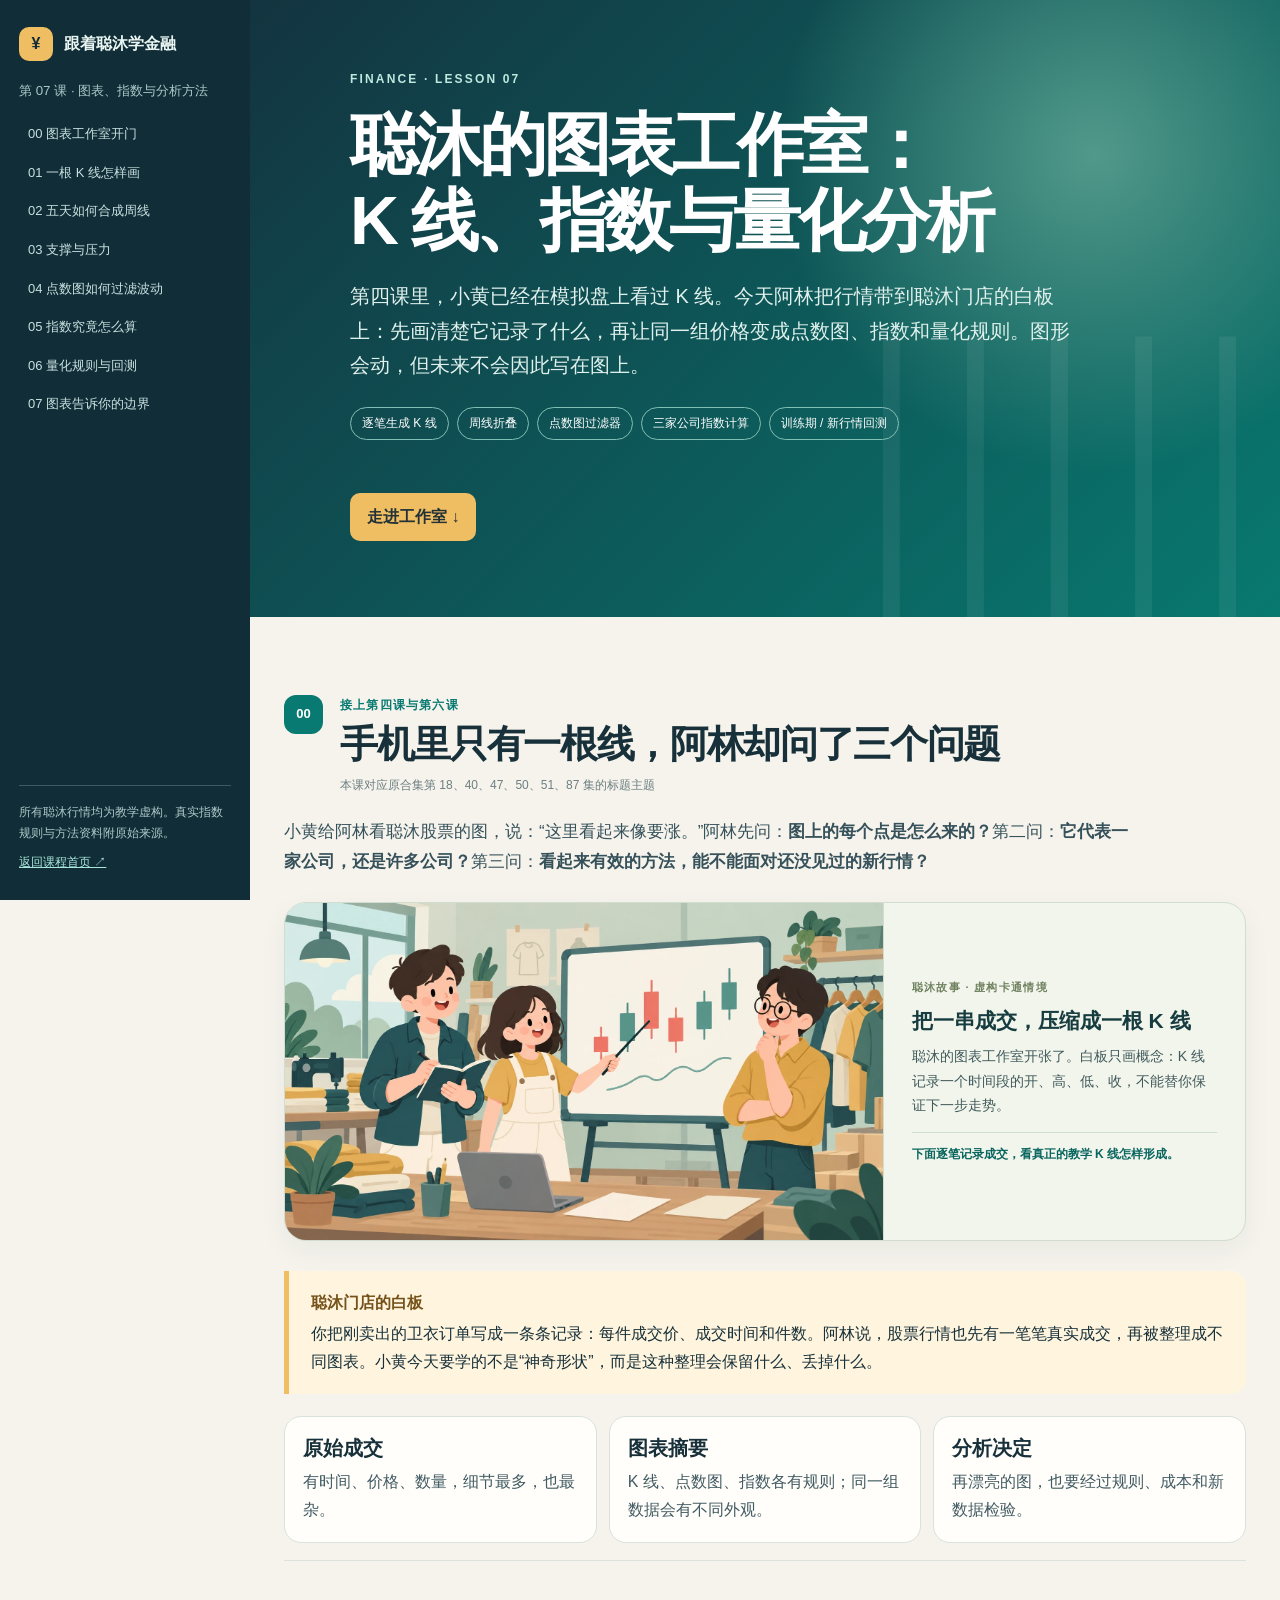
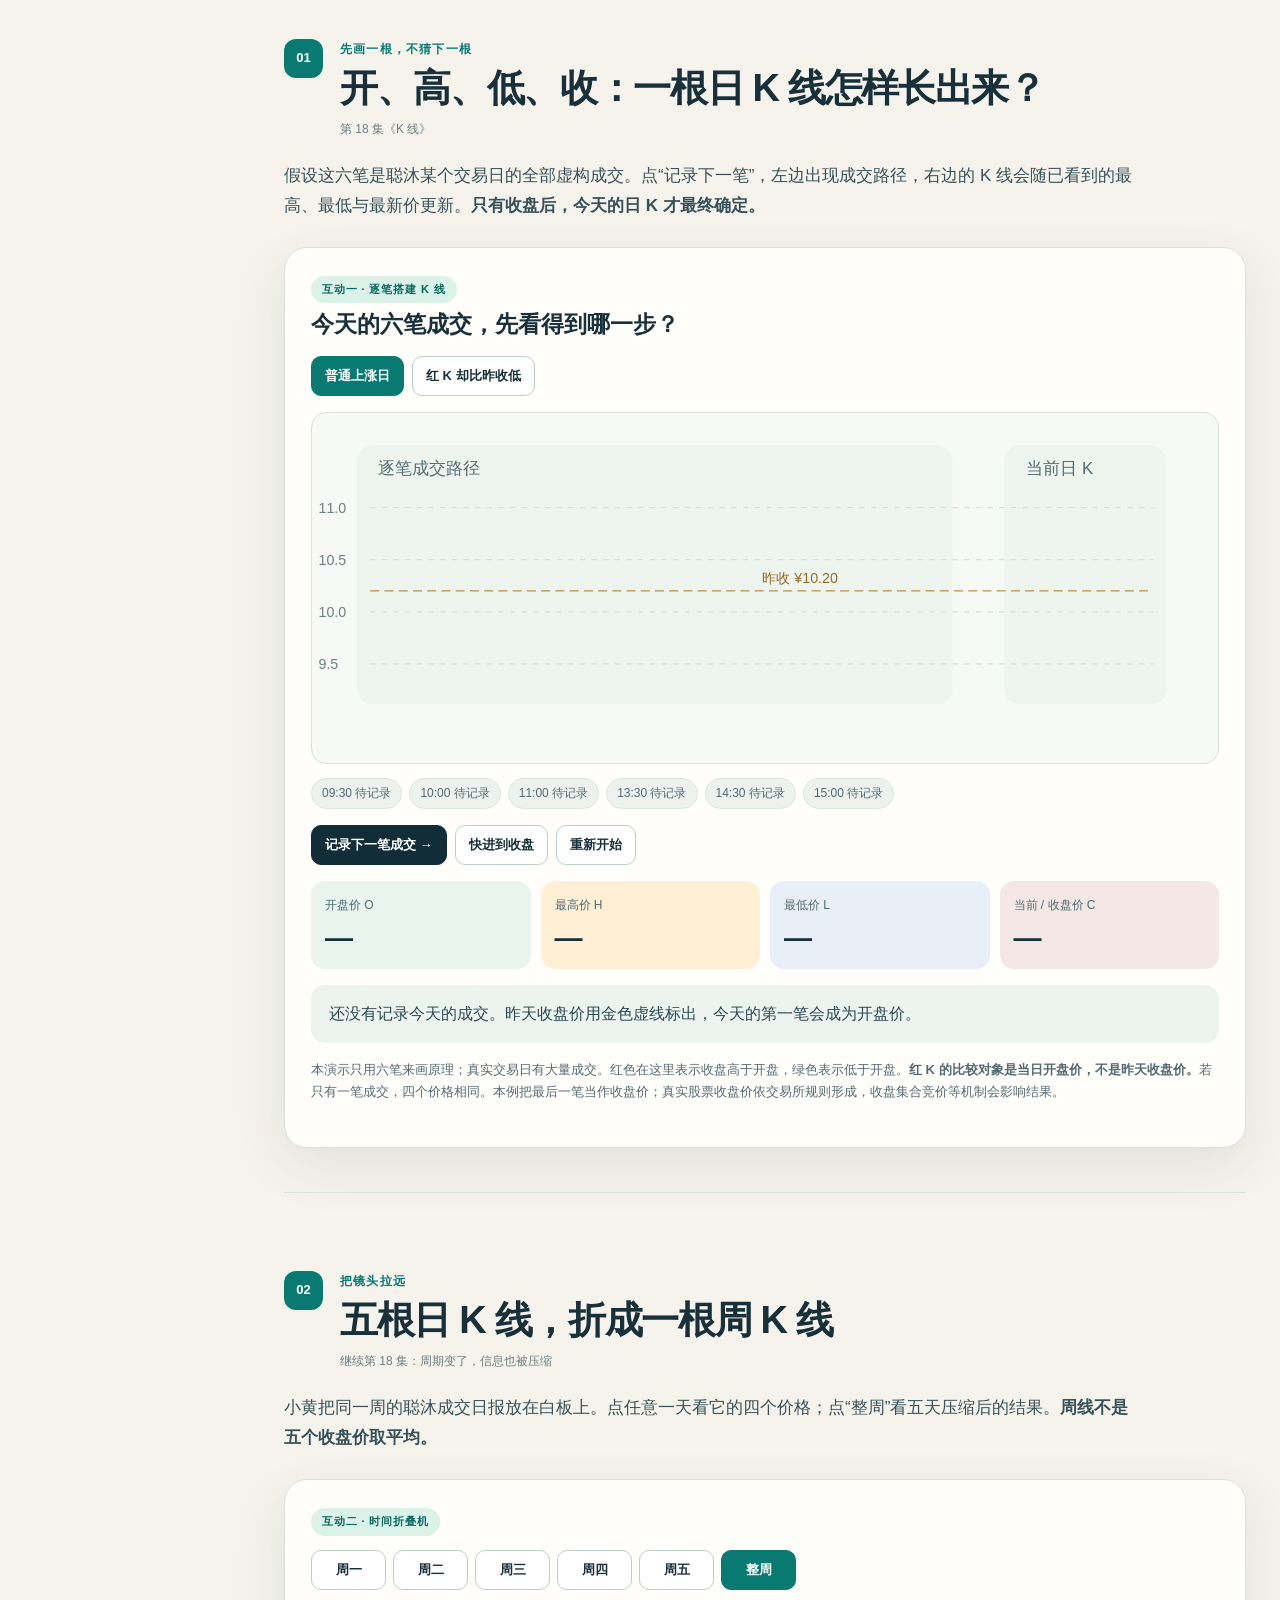
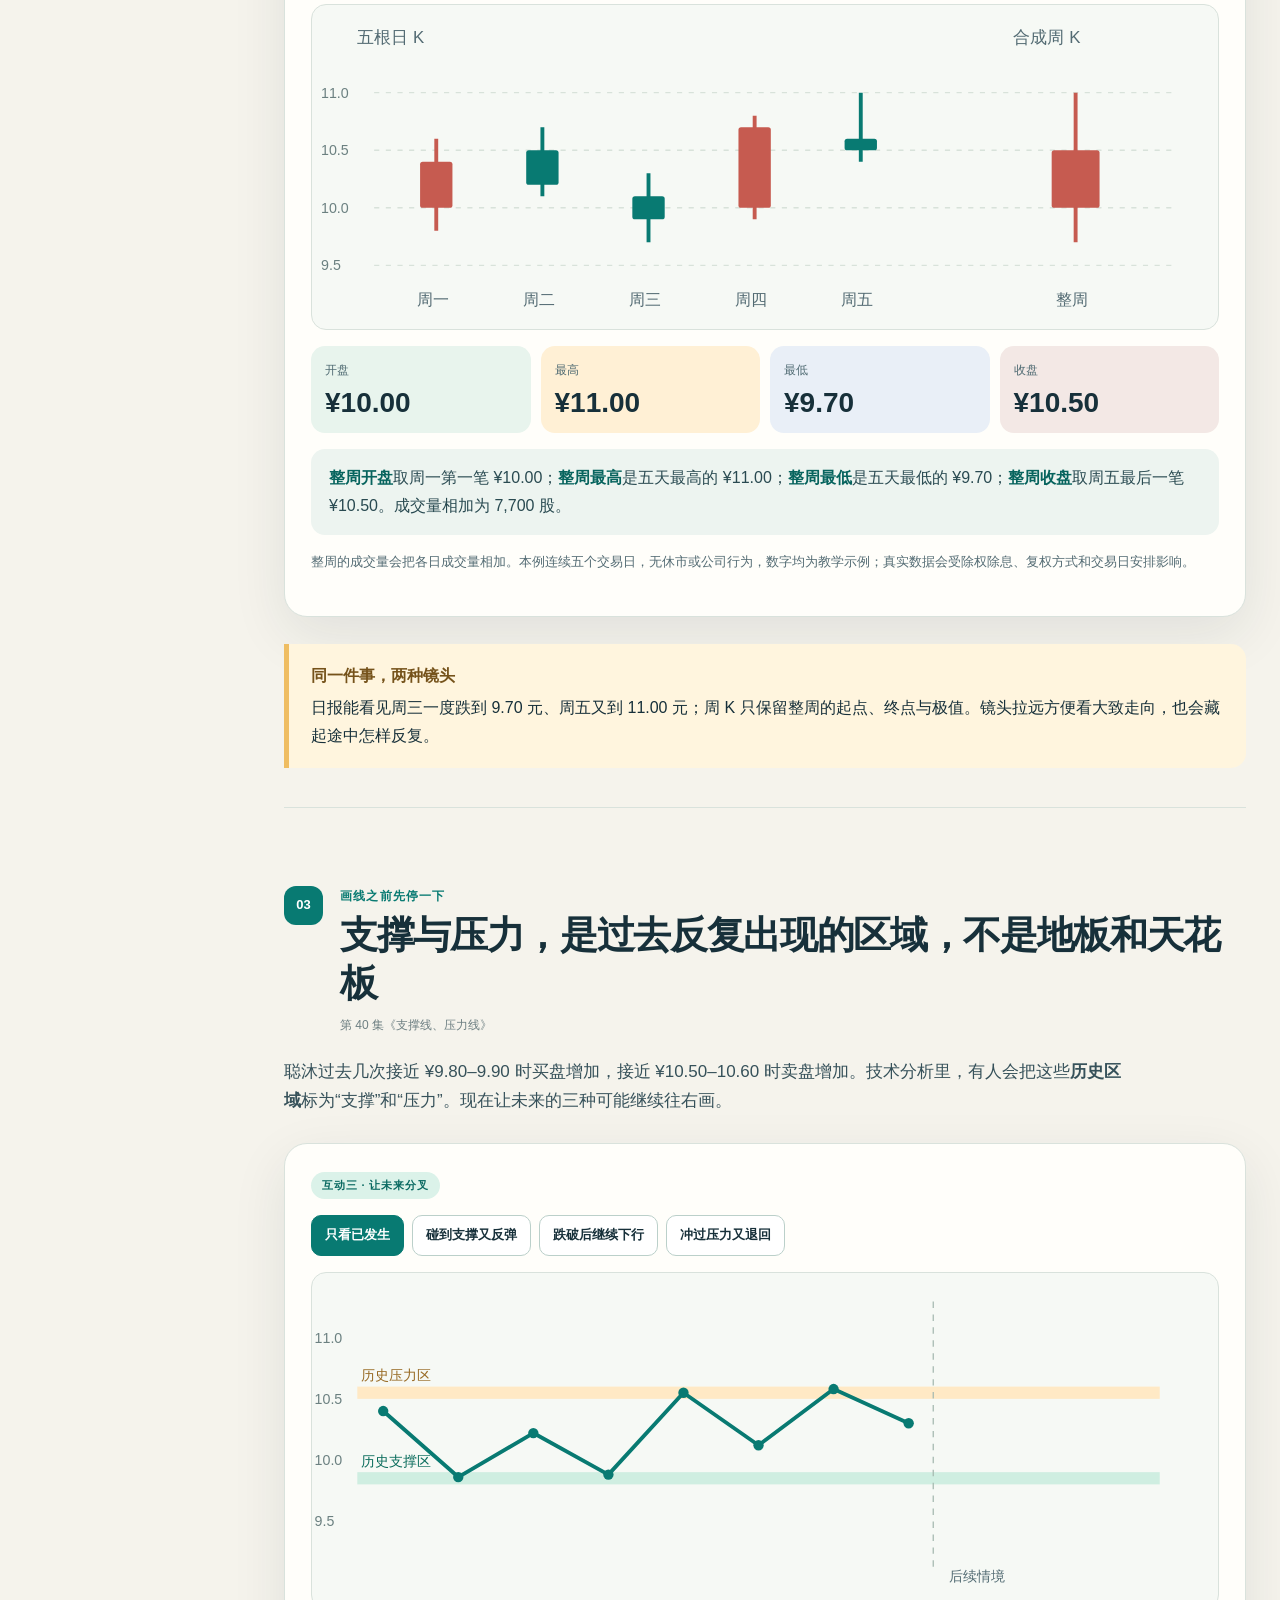
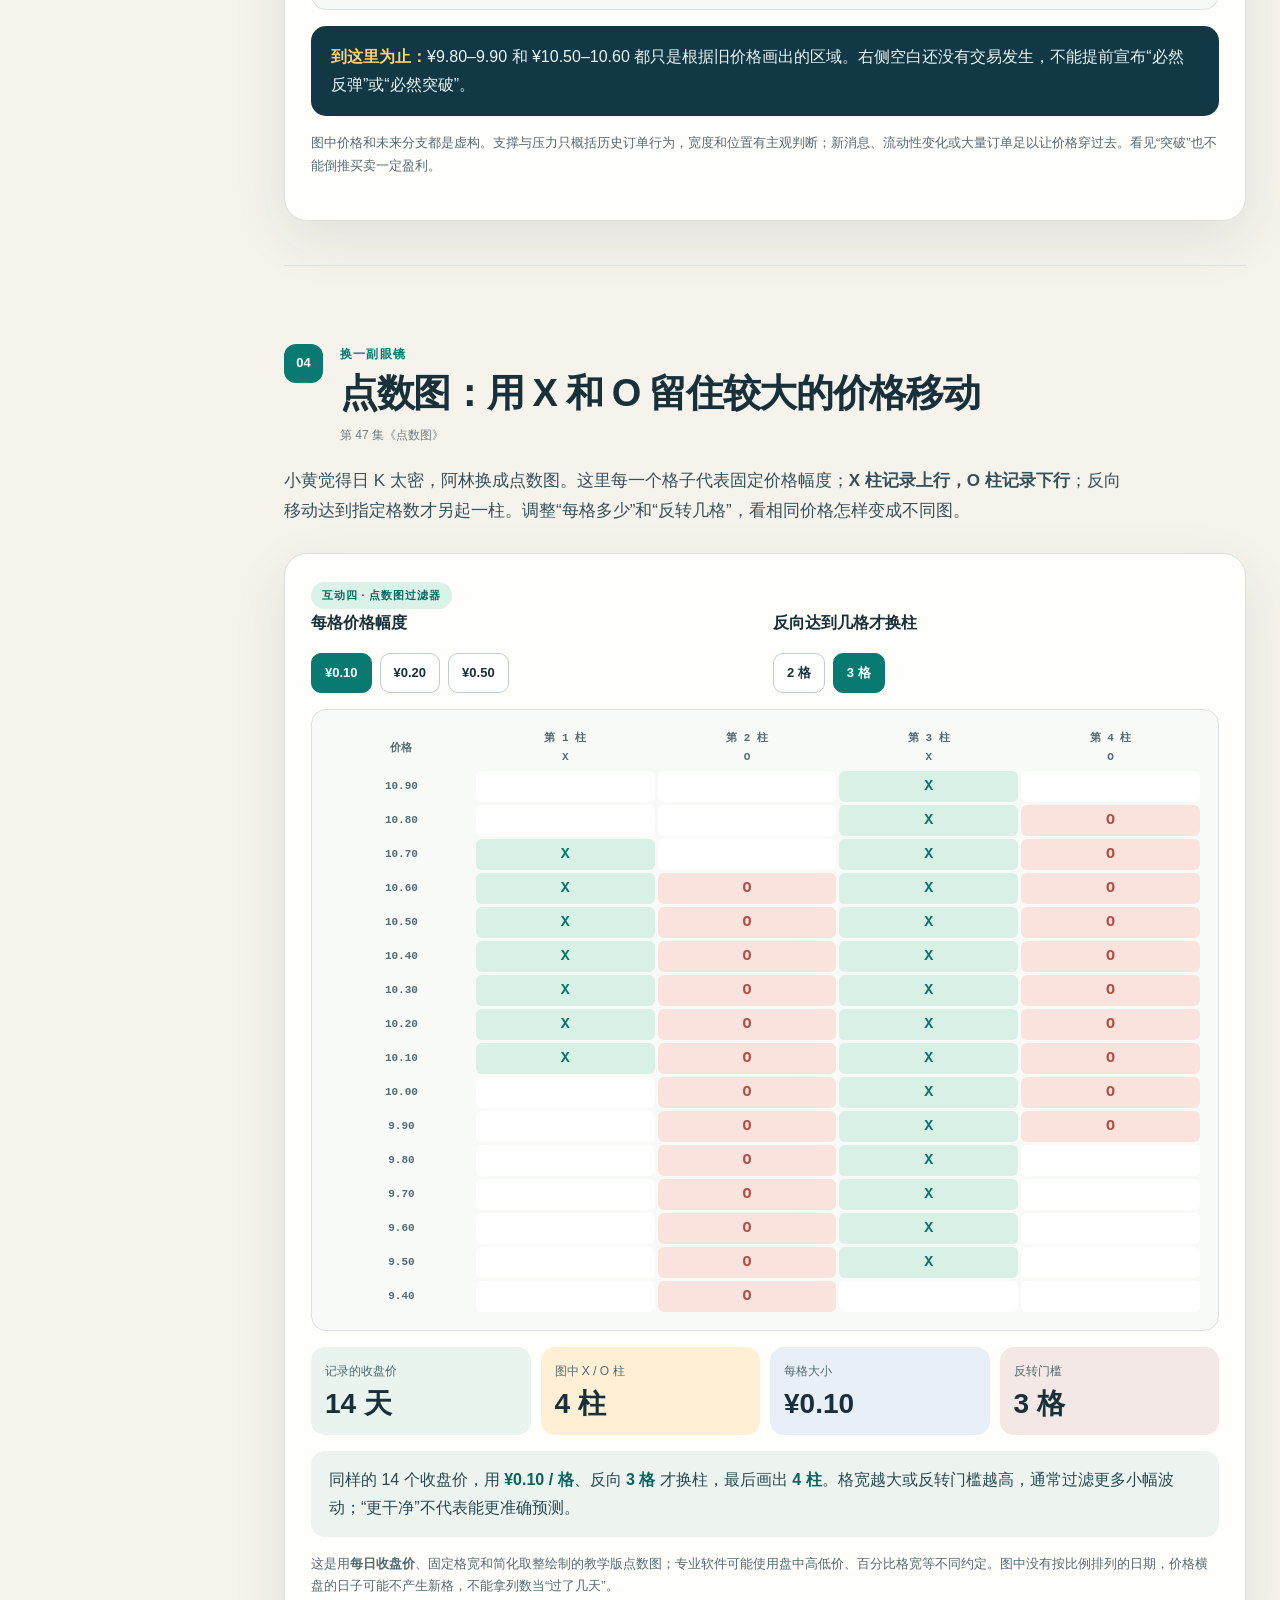
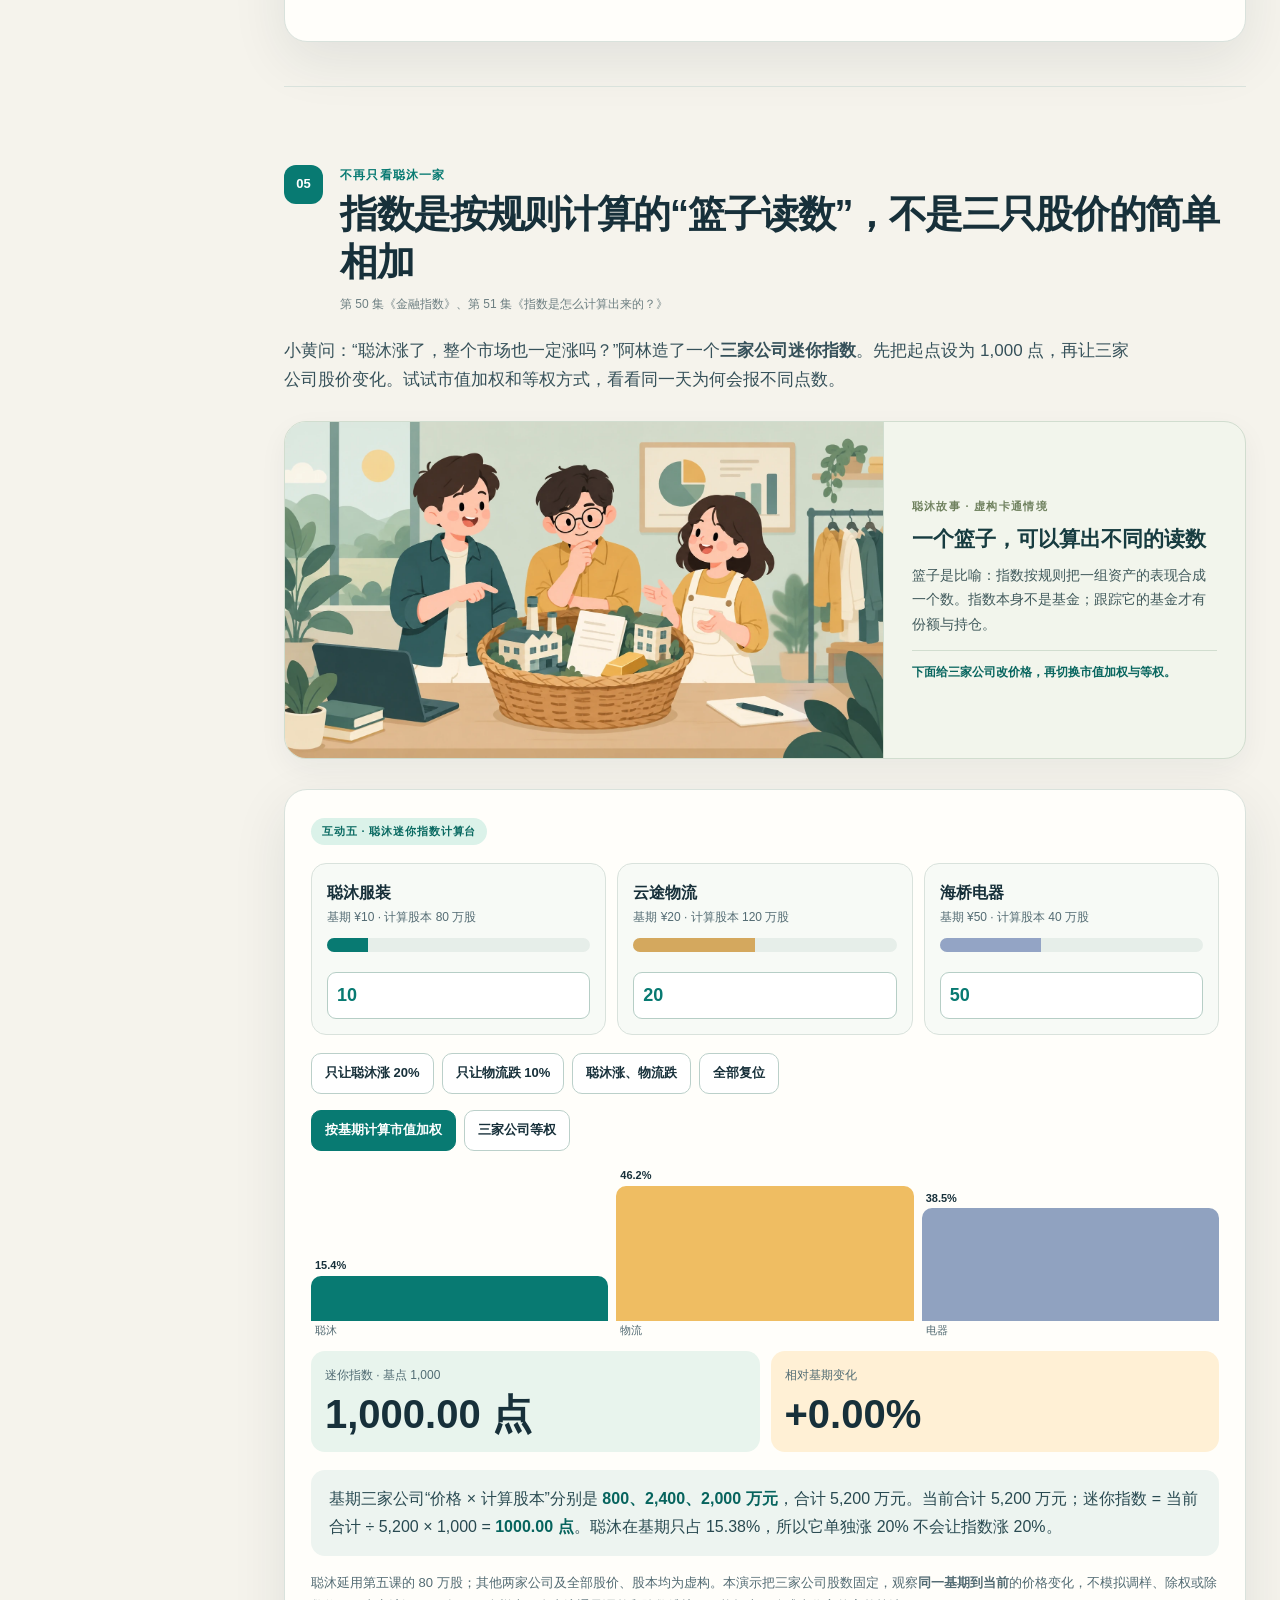
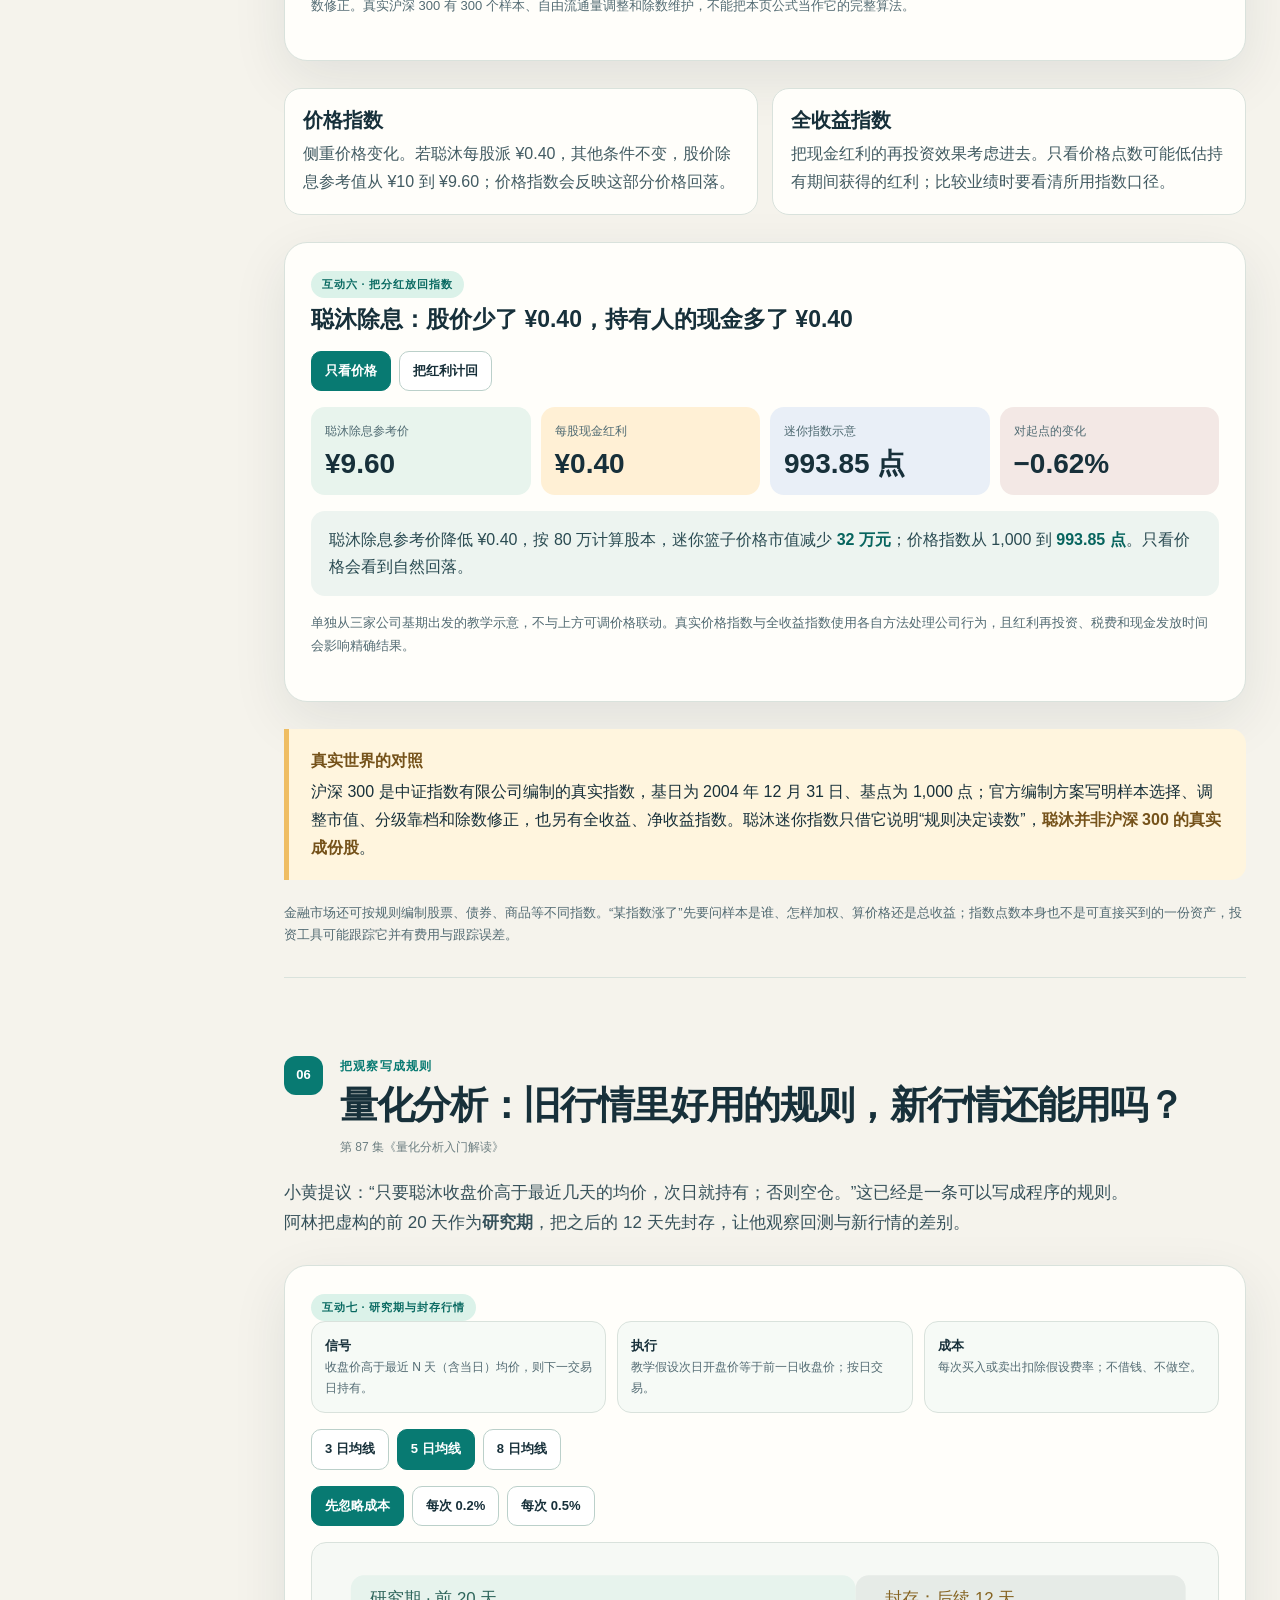
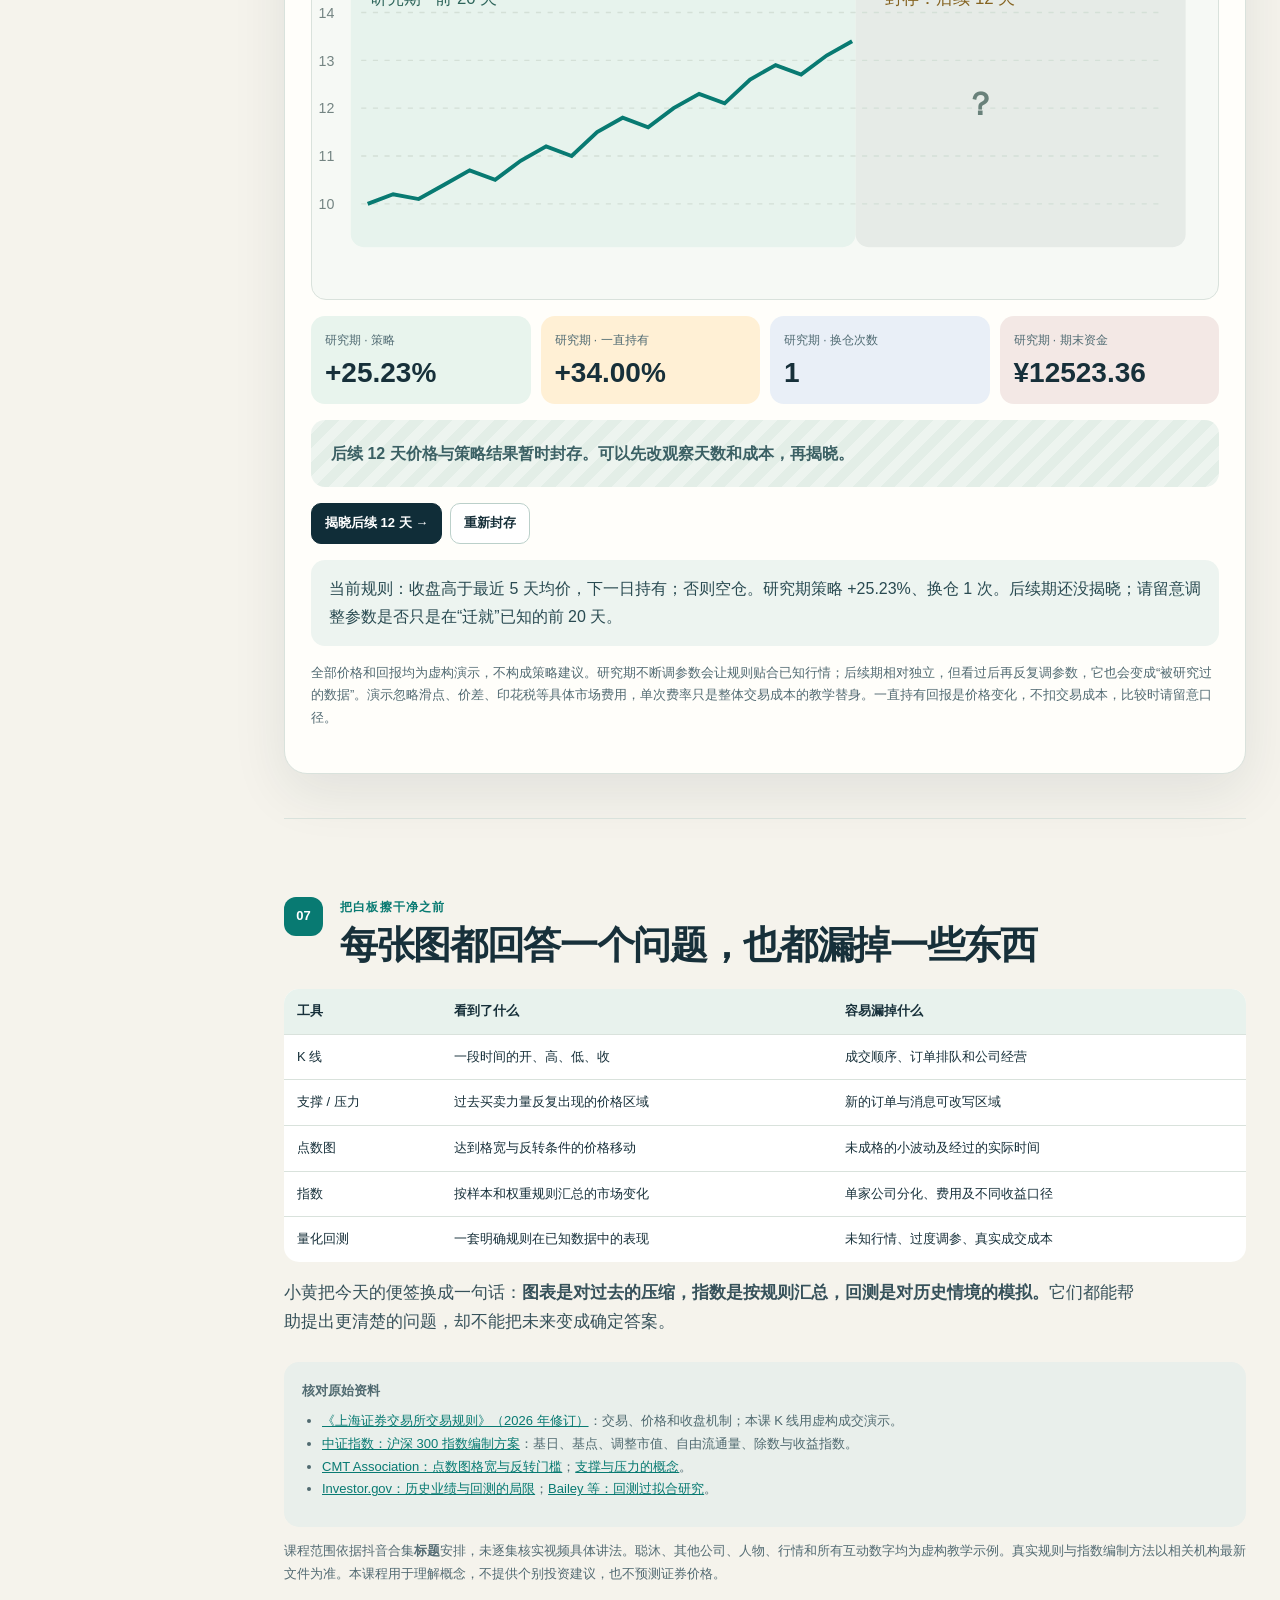
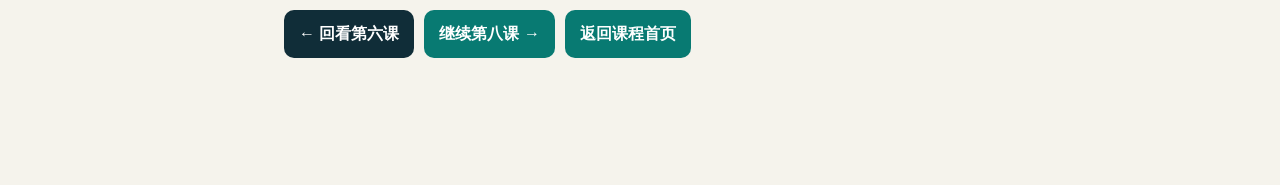
<file: finance-course-07.html>
<!doctype html>
<html lang="zh-CN">
<head>
  <meta charset="utf-8">
  <meta name="viewport" content="width=device-width, initial-scale=1">
  <meta name="description" content="跟着聪沐服装公司和小黄，互动理解K线、支撑压力、点数图、指数计算与量化回测。">
  <title>第 07 课｜聪沐的图表工作室：K 线、指数与量化分析</title>
  <style>
    :root{--ink:#17303a;--muted:#536b73;--teal:#087a72;--teal2:#dbf2e9;--gold:#efbd62;--rose:#c65b50;--navy:#102d38;--paper:#f5f3ec;--card:#fffefa;--line:#d9e2dc;--shadow:0 18px 55px rgba(18,48,58,.09)}
    *{box-sizing:border-box}html{scroll-behavior:smooth}body{margin:0;background:var(--paper);color:var(--ink);font-family:-apple-system,BlinkMacSystemFont,"PingFang SC","Microsoft YaHei",sans-serif;line-height:1.74}button,input{font:inherit}button{cursor:pointer}a{color:var(--teal)}.layout{display:grid;grid-template-columns:250px minmax(0,1fr);min-height:100vh}.rail{position:sticky;top:0;height:100vh;background:var(--navy);color:#eaf6f2;padding:27px 19px;display:flex;flex-direction:column;overflow:auto}.brand{display:flex;align-items:center;gap:11px;font-weight:900;line-height:1.3}.mark{width:34px;height:34px;border-radius:10px;background:var(--gold);color:var(--navy);display:grid;place-items:center}.rail small{display:block;color:#abc8c7;margin:18px 0 14px}.rail nav{display:grid;gap:2px}.rail nav a{color:#cae1df;text-decoration:none;border-radius:9px;padding:7px 9px;font-size:13px}.rail nav a:hover,.rail nav a:focus-visible{background:#264d57;color:white}.rail-bottom{margin-top:auto;border-top:1px solid #3a5b64;padding-top:16px;font-size:12px;color:#adc8c7}.rail-bottom a{display:block;color:#a9e7da;margin-top:8px}.main{min-width:0}.hero{background:radial-gradient(circle at 82% 25%,#51998a 0,transparent 33%),linear-gradient(135deg,#133440,#08796f);color:white;padding:69px max(30px,calc((100vw - 1080px)/2)) 76px;position:relative;overflow:hidden}.hero:after{content:"▥";position:absolute;right:1%;bottom:-145px;font-size:420px;opacity:.06;line-height:1}.hero>*{position:relative;z-index:1}.eyebrow{color:#bde9df;letter-spacing:.18em;font-size:12px;font-weight:900}.hero h1{font-size:clamp(38px,5.3vw,72px);line-height:1.12;letter-spacing:-.052em;margin:17px 0 20px}.hero p{font-size:clamp(17px,2.1vw,20px);color:#e0f1ed;max-width:730px;margin:0 0 24px}.chips{display:flex;gap:8px;flex-wrap:wrap}.chips span{border:1px solid #80bfb5;border-radius:100px;padding:5px 11px;font-size:12px}.hero .go{display:inline-block;background:var(--gold);color:#233237;text-decoration:none;font-weight:900;border-radius:10px;padding:10px 17px;margin-top:25px}.content{max-width:1040px;margin:auto;padding:0 34px 110px}.chapter{padding:78px 0 17px;scroll-margin-top:20px}.chapter+.chapter{border-top:1px solid var(--line)}.head{display:flex;align-items:flex-start;gap:17px;margin-bottom:19px}.n{width:39px;height:39px;display:grid;place-items:center;flex:none;border-radius:12px;background:var(--teal);color:white;font-size:13px;font-weight:900}.kicker{color:var(--teal);font-size:12px;letter-spacing:.1em;font-weight:900;margin:0 0 4px}.head h2{font-size:clamp(26px,3.2vw,38px);line-height:1.28;letter-spacing:-.035em;margin:0}.ep{display:inline-block;color:#6d7f82;font-size:12px;margin-top:7px}.intro{font-size:17px;color:#36515a;max-width:850px;margin:0 0 24px}.story{border-left:5px solid var(--gold);background:#fff5de;border-radius:0 15px 15px 0;padding:18px 22px;margin:22px 0}.story b{color:#75521a}.story p{margin:4px 0 0}.sim{background:var(--card);border:1px solid var(--line);border-radius:23px;padding:26px;box-shadow:var(--shadow);margin:27px 0}.sim h3{font-size:23px;line-height:1.28;margin:7px 0}.sim>p{color:var(--muted);margin:0 0 17px}.tag{display:inline-block;background:var(--teal2);color:#096961;padding:4px 11px;border-radius:100px;font-size:11px;font-weight:900;letter-spacing:.08em}.btns{display:flex;flex-wrap:wrap;gap:8px;margin:16px 0}.btn{background:white;border:1px solid #bbd0ca;border-radius:10px;color:var(--ink);font-size:13px;font-weight:900;padding:8px 13px}.btn:hover,.btn:focus-visible{background:#e9f5ef;border-color:var(--teal)}.btn.active{background:var(--teal);border-color:var(--teal);color:white}.btn.primary{background:var(--navy);color:white;border-color:var(--navy)}.btn:disabled{opacity:.45;cursor:default}.btn:focus-visible,a:focus-visible,input:focus-visible{outline:3px solid var(--gold);outline-offset:2px}.two{display:grid;grid-template-columns:1fr 1fr;gap:14px}.three{display:grid;grid-template-columns:repeat(3,1fr);gap:12px}.card{background:#fffefa;border:1px solid var(--line);border-radius:17px;padding:18px}.card h3{font-size:20px;margin:0 0 7px;line-height:1.3}.card p{margin:0;color:#425b62}.card strong{color:var(--teal)}.card small{color:var(--muted)}.metric-grid{display:grid;grid-template-columns:repeat(4,1fr);gap:10px;margin:16px 0}.metric{background:#e8f4ed;border-radius:14px;padding:14px}.metric:nth-child(2){background:#fff0d5}.metric:nth-child(3){background:#e9eff7}.metric:nth-child(4){background:#f3e8e5}.metric small{display:block;color:#506b73;font-size:12px}.metric strong{display:block;font-size:clamp(19px,2.5vw,28px);line-height:1.2;margin-top:5px}.formula{background:#edf4f0;border-radius:14px;padding:15px 18px;color:#294a51;margin:16px 0}.formula b{color:#07645e}.note{font-size:13px;color:var(--muted);margin:13px 0}.reveal{background:#123845;color:#e7f5f1;border-radius:15px;padding:17px 20px;margin:16px 0}.reveal b{color:#ffd177}.reveal p{margin:5px 0 0}.chart{width:100%;height:auto;background:#f6f9f5;border:1px solid var(--line);border-radius:15px;display:block;margin:14px 0}.tick-list{display:flex;gap:7px;flex-wrap:wrap;margin:14px 0}.tick{border-radius:100px;background:#edf2ee;border:1px solid #dce6df;color:#526b73;padding:4px 10px;font-size:12px}.tick.done{background:#d6efe4;color:#075d56;font-weight:900}.tick.now{border:2px solid var(--teal)}.legend{display:flex;flex-wrap:wrap;gap:15px;color:var(--muted);font-size:12px}.legend span:before{content:"";display:inline-block;width:11px;height:11px;border-radius:50%;background:var(--teal);vertical-align:middle;margin-right:5px}.legend span:nth-child(2):before{background:var(--rose)}.legend span:nth-child(3):before{background:var(--gold)}.day-buttons{display:flex;gap:7px;flex-wrap:wrap;margin:14px 0}.day-buttons button{min-width:75px}.pointwrap{overflow:auto;background:#f7faf6;border:1px solid var(--line);border-radius:15px;padding:15px}.point-grid{border-collapse:separate;border-spacing:3px;min-width:100%;font-family:ui-monospace,SFMono-Regular,Menlo,monospace}.point-grid th,.point-grid td{min-width:31px;height:31px;text-align:center;font-size:15px}.point-grid th{font-size:11px;color:var(--muted);font-weight:700}.point-grid td{background:white;border-radius:6px}.point-grid td.x{background:#d8f0e6;color:#08756b;font-weight:900}.point-grid td.o{background:#fae3dd;color:#b34b43;font-weight:900}.point-settings{display:grid;grid-template-columns:1fr 1fr;gap:16px}.point-settings b{display:block;margin-bottom:7px}.prices{display:grid;grid-template-columns:repeat(3,1fr);gap:11px;margin:18px 0}.price-card{border-radius:15px;border:1px solid var(--line);background:#f7faf6;padding:15px}.price-card b{display:block}.price-card small{display:block;color:var(--muted);font-size:12px}.price-card input{width:100%;border:1px solid #b6cec6;border-radius:9px;padding:7px 9px;margin-top:10px;font-size:18px;font-weight:900;color:var(--teal);background:white}.weight{height:14px;background:#e6eee9;border-radius:100px;overflow:hidden;margin:10px 0}.weight i{display:block;height:100%;width:0;background:var(--teal);transition:width .4s}.price-card:nth-child(2) .weight i{background:#d4a85e}.price-card:nth-child(3) .weight i{background:#93a4c5}.index-output{display:grid;grid-template-columns:1fr 1fr;gap:11px;margin:18px 0}.index-output .metric strong{font-size:clamp(26px,3.2vw,40px)}.timeline-bars{display:grid;grid-template-columns:repeat(3,1fr);gap:8px;align-items:end;height:150px;margin:20px 0 30px}.timeline-bars div{border-radius:10px 10px 0 0;background:var(--teal);min-height:5px;position:relative;transition:height .4s}.timeline-bars div:nth-child(2){background:var(--gold)}.timeline-bars div:nth-child(3){background:#90a2c0}.timeline-bars span{position:absolute;bottom:100%;left:4px;font-size:11px;font-weight:900}.timeline-bars small{position:absolute;top:100%;left:4px;font-size:11px;color:var(--muted)}.quant-setup{display:grid;grid-template-columns:repeat(3,1fr);gap:11px}.quant-setup div{border:1px solid var(--line);border-radius:14px;background:#f6faf6;padding:13px}.quant-setup b{display:block;font-size:13px}.quant-setup small{display:block;font-size:12px;color:var(--muted)}.quant-mask{background:repeating-linear-gradient(135deg,#edf4ef,#edf4ef 10px,#e3eee7 10px,#e3eee7 20px);border-radius:14px;padding:20px;margin:15px 0;color:#3b6064;font-weight:800}.sourcebox{background:#e9efeb;border-radius:15px;padding:18px;font-size:13px;color:#506a70;margin-top:25px}.sourcebox ul{margin:8px 0;padding-left:20px}.sourcebox a{overflow-wrap:anywhere}.simple-table{border-collapse:collapse;width:100%;background:white;border-radius:15px;overflow:hidden;margin:16px 0;font-size:13px}.simple-table th,.simple-table td{padding:11px 13px;border-bottom:1px solid var(--line);text-align:left;vertical-align:top}.simple-table th{background:#e8f2ed}.simple-table tr:last-child td{border-bottom:none}.footnav{display:flex;gap:10px;flex-wrap:wrap;margin-top:25px}.footnav a{background:var(--navy);color:white;border-radius:10px;text-decoration:none;font-weight:900;padding:10px 15px}.footnav a+a{background:var(--teal)}@media(max-width:1120px){.layout{grid-template-columns:1fr}.rail{position:relative;height:auto;padding:14px 24px}.rail small,.rail-bottom{display:none}.rail nav{display:flex;gap:8px;white-space:nowrap;overflow:auto;margin-top:9px}.hero{padding:54px 34px}.content{padding:0 25px 85px}}@media(max-width:760px){.hero{padding:43px 22px}.content{padding:0 18px 75px}.chapter{padding-top:58px}.sim{padding:18px}.two,.three,.prices,.quant-setup{grid-template-columns:1fr}.metric-grid{grid-template-columns:repeat(2,1fr)}.point-settings{grid-template-columns:1fr}.price-card{display:grid;grid-template-columns:1fr 100px;align-items:center;gap:0 12px}.price-card small,.price-card .weight{grid-column:1}.price-card input{grid-column:2;grid-row:1/3;margin:0}.index-output{grid-template-columns:1fr}}@media(max-width:450px){.metric-grid{grid-template-columns:1fr}.hero h1{font-size:37px}.head{gap:10px}.simple-table th,.simple-table td{padding:8px}}@media(prefers-reduced-motion:reduce){html{scroll-behavior:auto}.weight i,.timeline-bars div{transition:none}}
  </style>
<link rel="stylesheet" href="assets/course-art.css?v=20260928-art">
</head>
<body>
<div class="layout">
  <aside class="rail" aria-label="课程导航"><div class="brand"><span class="mark">¥</span><span>跟着聪沐学金融</span></div><small>第 07 课 · 图表、指数与分析方法</small><nav><a href="#opening">00 图表工作室开门</a><a href="#candle">01 一根 K 线怎样画</a><a href="#week">02 五天如何合成周线</a><a href="#levels">03 支撑与压力</a><a href="#point">04 点数图如何过滤波动</a><a href="#index">05 指数究竟怎么算</a><a href="#quant">06 量化规则与回测</a><a href="#finish">07 图表告诉你的边界</a></nav><div class="rail-bottom">所有聪沐行情均为教学虚构。真实指数规则与方法资料附原始来源。<a href="index.html">返回课程首页 ↗</a></div></aside>
  <main class="main">
    <header class="hero"><div class="eyebrow">FINANCE · LESSON 07</div><h1>聪沐的图表工作室：<br>K 线、指数与量化分析</h1><p>第四课里，小黄已经在模拟盘上看过 K 线。今天阿林把行情带到聪沐门店的白板上：先画清楚它记录了什么，再让同一组价格变成点数图、指数和量化规则。图形会动，但未来不会因此写在图上。</p><div class="chips"><span>逐笔生成 K 线</span><span>周线折叠</span><span>点数图过滤器</span><span>三家公司指数计算</span><span>训练期 / 新行情回测</span></div><br><a class="go" href="#opening">走进工作室 ↓</a></header>
    <div class="content">
      <section class="chapter" id="opening"><div class="head"><span class="n">00</span><div><p class="kicker">接上第四课与第六课</p><h2>手机里只有一根线，阿林却问了三个问题</h2><span class="ep">本课对应原合集第 18、40、47、50、51、87 集的标题主题</span></div></div><p class="intro">小黄给阿林看聪沐股票的图，说：“这里看起来像要涨。”阿林先问：<b>图上的每个点是怎么来的？</b>第二问：<b>它代表一家公司，还是许多公司？</b>第三问：<b>看起来有效的方法，能不能面对还没见过的新行情？</b></p>
<figure class="course-art"><img src="assets/course-charts.webp" alt="把一串成交，压缩成一根 K 线：聪沐的图表工作室开张了。白板只画概念：K 线记录一个时间段的开、高、低、收，不能替你保证下一步走势。" width="1672" height="941" loading="lazy" decoding="async"><figcaption><span class="course-art-label">聪沐故事 · 虚构卡通情境</span><strong class="course-art-title">把一串成交，压缩成一根 K 线</strong><span class="course-art-copy">聪沐的图表工作室开张了。白板只画概念：K 线记录一个时间段的开、高、低、收，不能替你保证下一步走势。</span><span class="course-art-next">下面逐笔记录成交，看真正的教学 K 线怎样形成。</span></figcaption></figure>
<div class="story"><b>聪沐门店的白板</b><p>你把刚卖出的卫衣订单写成一条条记录：每件成交价、成交时间和件数。阿林说，股票行情也先有一笔笔真实成交，再被整理成不同图表。小黄今天要学的不是“神奇形状”，而是这种整理会保留什么、丢掉什么。</p></div><div class="three"><div class="card"><h3>原始成交</h3><p>有时间、价格、数量，细节最多，也最杂。</p></div><div class="card"><h3>图表摘要</h3><p>K 线、点数图、指数各有规则；同一组数据会有不同外观。</p></div><div class="card"><h3>分析决定</h3><p>再漂亮的图，也要经过规则、成本和新数据检验。</p></div></div></section>

      <section class="chapter" id="candle"><div class="head"><span class="n">01</span><div><p class="kicker">先画一根，不猜下一根</p><h2>开、高、低、收：一根日 K 线怎样长出来？</h2><span class="ep">第 18 集《K 线》</span></div></div><p class="intro">假设这六笔是聪沐某个交易日的全部虚构成交。点“记录下一笔”，左边出现成交路径，右边的 K 线会随已看到的最高、最低与最新价更新。<b>只有收盘后，今天的日 K 才最终确定。</b></p><div class="sim"><span class="tag">互动一 · 逐笔搭建 K 线</span><h3>今天的六笔成交，先看得到哪一步？</h3><div class="btns" role="group" aria-label="K 线情境"><button class="btn active" type="button" data-candle="normal" aria-pressed="true">普通上涨日</button><button class="btn" type="button" data-candle="gap" aria-pressed="false">红 K 却比昨收低</button></div><svg id="candleSvg" class="chart" viewBox="0 0 700 270" role="img" aria-label="逐笔价格路径与当日K线"></svg><div class="tick-list" id="ticks" aria-label="已记录的成交"></div><div class="btns"><button class="btn primary" id="nextTick" type="button">记录下一笔成交 →</button><button class="btn" id="allTicks" type="button">快进到收盘</button><button class="btn" id="resetTicks" type="button">重新开始</button></div><div class="metric-grid"><div class="metric"><small>开盘价 O</small><strong id="openValue">—</strong></div><div class="metric"><small>最高价 H</small><strong id="highValue">—</strong></div><div class="metric"><small>最低价 L</small><strong id="lowValue">—</strong></div><div class="metric"><small>当前 / 收盘价 C</small><strong id="closeValue">—</strong></div></div><div class="formula" id="candleExplain"></div><p class="note">本演示只用六笔来画原理；真实交易日有大量成交。红色在这里表示收盘高于开盘，绿色表示低于开盘。<b>红 K 的比较对象是当日开盘价，不是昨天收盘价。</b>若只有一笔成交，四个价格相同。本例把最后一笔当作收盘价；真实股票收盘价依交易所规则形成，收盘集合竞价等机制会影响结果。</p></div></section>

      <section class="chapter" id="week"><div class="head"><span class="n">02</span><div><p class="kicker">把镜头拉远</p><h2>五根日 K 线，折成一根周 K 线</h2><span class="ep">继续第 18 集：周期变了，信息也被压缩</span></div></div><p class="intro">小黄把同一周的聪沐成交日报放在白板上。点任意一天看它的四个价格；点“整周”看五天压缩后的结果。<b>周线不是五个收盘价取平均。</b></p><div class="sim"><span class="tag">互动二 · 时间折叠机</span><div class="day-buttons" id="dayButtons"></div><svg id="weekSvg" class="chart" viewBox="0 0 700 250" role="img" aria-label="五根日K线与一根周K线"></svg><div class="metric-grid"><div class="metric"><small>开盘</small><strong id="weekOpen">—</strong></div><div class="metric"><small>最高</small><strong id="weekHigh">—</strong></div><div class="metric"><small>最低</small><strong id="weekLow">—</strong></div><div class="metric"><small>收盘</small><strong id="weekClose">—</strong></div></div><div class="formula" id="weekExplain"></div><p class="note">整周的成交量会把各日成交量相加。本例连续五个交易日，无休市或公司行为，数字均为教学示例；真实数据会受除权除息、复权方式和交易日安排影响。</p></div><div class="story"><b>同一件事，两种镜头</b><p>日报能看见周三一度跌到 9.70 元、周五又到 11.00 元；周 K 只保留整周的起点、终点与极值。镜头拉远方便看大致走向，也会藏起途中怎样反复。</p></div></section>

      <section class="chapter" id="levels"><div class="head"><span class="n">03</span><div><p class="kicker">画线之前先停一下</p><h2>支撑与压力，是过去反复出现的区域，不是地板和天花板</h2><span class="ep">第 40 集《支撑线、压力线》</span></div></div><p class="intro">聪沐过去几次接近 ¥9.80–9.90 时买盘增加，接近 ¥10.50–10.60 时卖盘增加。技术分析里，有人会把这些<b>历史区域</b>标为“支撑”和“压力”。现在让未来的三种可能继续往右画。</p><div class="sim"><span class="tag">互动三 · 让未来分叉</span><div class="btns" role="group" aria-label="后续价格情境"><button class="btn active" type="button" data-level="history" aria-pressed="true">只看已发生</button><button class="btn" type="button" data-level="bounce" aria-pressed="false">碰到支撑又反弹</button><button class="btn" type="button" data-level="break" aria-pressed="false">跌破后继续下行</button><button class="btn" type="button" data-level="fake" aria-pressed="false">冲过压力又退回</button></div><svg id="levelSvg" class="chart" viewBox="0 0 700 260" role="img" aria-label="历史价格、支撑压力区域及后续情境"></svg><div class="reveal" id="levelExplain" aria-live="polite"></div><p class="note">图中价格和未来分支都是虚构。支撑与压力只概括历史订单行为，宽度和位置有主观判断；新消息、流动性变化或大量订单足以让价格穿过去。看见“突破”也不能倒推买卖一定盈利。</p></div></section>

      <section class="chapter" id="point"><div class="head"><span class="n">04</span><div><p class="kicker">换一副眼镜</p><h2>点数图：用 X 和 O 留住较大的价格移动</h2><span class="ep">第 47 集《点数图》</span></div></div><p class="intro">小黄觉得日 K 太密，阿林换成点数图。这里每一个格子代表固定价格幅度；<b>X 柱记录上行，O 柱记录下行</b>；反向移动达到指定格数才另起一柱。调整“每格多少”和“反转几格”，看相同价格怎样变成不同图。</p><div class="sim"><span class="tag">互动四 · 点数图过滤器</span><div class="point-settings"><div><b>每格价格幅度</b><div class="btns"><button class="btn active" type="button" data-box="0.1" aria-pressed="true">¥0.10</button><button class="btn" type="button" data-box="0.2" aria-pressed="false">¥0.20</button><button class="btn" type="button" data-box="0.5" aria-pressed="false">¥0.50</button></div></div><div><b>反向达到几格才换柱</b><div class="btns"><button class="btn" type="button" data-reversal="2" aria-pressed="false">2 格</button><button class="btn active" type="button" data-reversal="3" aria-pressed="true">3 格</button></div></div></div><div class="pointwrap"><table id="pointGrid" class="point-grid" aria-label="聪沐简化点数图"></table></div><div class="metric-grid"><div class="metric"><small>记录的收盘价</small><strong>14 天</strong></div><div class="metric"><small>图中 X / O 柱</small><strong id="pointCols">—</strong></div><div class="metric"><small>每格大小</small><strong id="pointBox">—</strong></div><div class="metric"><small>反转门槛</small><strong id="pointReverse">—</strong></div></div><div class="formula" id="pointExplain"></div><p class="note">这是用<b>每日收盘价</b>、固定格宽和简化取整绘制的教学版点数图；专业软件可能使用盘中高低价、百分比格宽等不同约定。图中没有按比例排列的日期，价格横盘的日子可能不产生新格，不能拿列数当“过了几天”。</p></div></section>

      <section class="chapter" id="index"><div class="head"><span class="n">05</span><div><p class="kicker">不再只看聪沐一家</p><h2>指数是按规则计算的“篮子读数”，不是三只股价的简单相加</h2><span class="ep">第 50 集《金融指数》、第 51 集《指数是怎么计算出来的？》</span></div></div><p class="intro">小黄问：“聪沐涨了，整个市场也一定涨吗？”阿林造了一个<b>三家公司迷你指数</b>。先把起点设为 1,000 点，再让三家公司股价变化。试试市值加权和等权方式，看看同一天为何会报不同点数。</p>
<figure class="course-art"><img src="assets/course-funds.webp" alt="一个篮子，可以算出不同的读数：篮子是比喻：指数按规则把一组资产的表现合成一个数。指数本身不是基金；跟踪它的基金才有份额与持仓。" width="1672" height="941" loading="lazy" decoding="async"><figcaption><span class="course-art-label">聪沐故事 · 虚构卡通情境</span><strong class="course-art-title">一个篮子，可以算出不同的读数</strong><span class="course-art-copy">篮子是比喻：指数按规则把一组资产的表现合成一个数。指数本身不是基金；跟踪它的基金才有份额与持仓。</span><span class="course-art-next">下面给三家公司改价格，再切换市值加权与等权。</span></figcaption></figure>
<div class="sim"><span class="tag">互动五 · 聪沐迷你指数计算台</span><div class="prices"><div class="price-card"><b>聪沐服装</b><small>基期 ¥10 · 计算股本 80 万股</small><div class="weight"><i id="weightCm"></i></div><input id="priceCm" type="number" min="0.01" max="200" step="0.1" value="10" aria-label="聪沐当前股价"></div><div class="price-card"><b>云途物流</b><small>基期 ¥20 · 计算股本 120 万股</small><div class="weight"><i id="weightYt"></i></div><input id="priceYt" type="number" min="0.01" max="200" step="0.1" value="20" aria-label="云途物流当前股价"></div><div class="price-card"><b>海桥电器</b><small>基期 ¥50 · 计算股本 40 万股</small><div class="weight"><i id="weightHq"></i></div><input id="priceHq" type="number" min="0.01" max="200" step="0.1" value="50" aria-label="海桥电器当前股价"></div></div><div class="btns"><button class="btn" type="button" data-indexpreset="cm">只让聪沐涨 20%</button><button class="btn" type="button" data-indexpreset="yt">只让物流跌 10%</button><button class="btn" type="button" data-indexpreset="mix">聪沐涨、物流跌</button><button class="btn" type="button" data-indexpreset="reset">全部复位</button></div><div class="btns" role="group" aria-label="指数权重方式"><button class="btn active" type="button" data-indexmethod="cap" aria-pressed="true">按基期计算市值加权</button><button class="btn" type="button" data-indexmethod="equal" aria-pressed="false">三家公司等权</button></div><div class="timeline-bars" id="indexBars" aria-label="三家公司基期权重"></div><div class="index-output"><div class="metric"><small>迷你指数 · 基点 1,000</small><strong id="indexPoints">1,000.00 点</strong></div><div class="metric"><small>相对基期变化</small><strong id="indexChange">0.00%</strong></div></div><div class="formula" id="indexFormula"></div><p class="note">聪沐延用第五课的 80 万股；其他两家公司及全部股价、股本均为虚构。本演示把三家公司股数固定，观察<b>同一基期到当前</b>的价格变化，不模拟调样、除权或除数修正。真实沪深 300 有 300 个样本、自由流通量调整和除数维护，不能把本页公式当作它的完整算法。</p></div><div class="two"><div class="card"><h3>价格指数</h3><p>侧重价格变化。若聪沐每股派 ¥0.40，其他条件不变，股价除息参考值从 ¥10 到 ¥9.60；价格指数会反映这部分价格回落。</p></div><div class="card"><h3>全收益指数</h3><p>把现金红利的再投资效果考虑进去。只看价格点数可能低估持有期间获得的红利；比较业绩时要看清所用指数口径。</p></div></div><div class="sim"><span class="tag">互动六 · 把分红放回指数</span><h3>聪沐除息：股价少了 ¥0.40，持有人的现金多了 ¥0.40</h3><div class="btns" role="group" aria-label="指数分红口径"><button class="btn active" type="button" data-return="price" aria-pressed="true">只看价格</button><button class="btn" type="button" data-return="total" aria-pressed="false">把红利计回</button></div><div class="metric-grid"><div class="metric"><small>聪沐除息参考价</small><strong>¥9.60</strong></div><div class="metric"><small>每股现金红利</small><strong>¥0.40</strong></div><div class="metric"><small>迷你指数示意</small><strong id="returnPoints">993.85 点</strong></div><div class="metric"><small>对起点的变化</small><strong id="returnChange">−0.62%</strong></div></div><div class="formula" id="returnExplain"></div><p class="note">单独从三家公司基期出发的教学示意，不与上方可调价格联动。真实价格指数与全收益指数使用各自方法处理公司行为，且红利再投资、税费和现金发放时间会影响精确结果。</p></div><div class="story"><b>真实世界的对照</b><p>沪深 300 是中证指数有限公司编制的真实指数，基日为 2004 年 12 月 31 日、基点为 1,000 点；官方编制方案写明样本选择、调整市值、分级靠档和除数修正，也另有全收益、净收益指数。聪沐迷你指数只借它说明“规则决定读数”，<b>聪沐并非沪深 300 的真实成份股</b>。</p></div><p class="note">金融市场还可按规则编制股票、债券、商品等不同指数。“某指数涨了”先要问样本是谁、怎样加权、算价格还是总收益；指数点数本身也不是可直接买到的一份资产，投资工具可能跟踪它并有费用与跟踪误差。</p></section>

      <section class="chapter" id="quant"><div class="head"><span class="n">06</span><div><p class="kicker">把观察写成规则</p><h2>量化分析：旧行情里好用的规则，新行情还能用吗？</h2><span class="ep">第 87 集《量化分析入门解读》</span></div></div><p class="intro">小黄提议：“只要聪沐收盘价高于最近几天的均价，次日就持有；否则空仓。”这已经是一条可以写成程序的规则。阿林把虚构的前 20 天作为<b>研究期</b>，把之后的 12 天先封存，让他观察回测与新行情的差别。</p><div class="sim"><span class="tag">互动七 · 研究期与封存行情</span><div class="quant-setup"><div><b>信号</b><small>收盘价高于最近 N 天（含当日）均价，则下一交易日持有。</small></div><div><b>执行</b><small>教学假设次日开盘价等于前一日收盘价；按日交易。</small></div><div><b>成本</b><small>每次买入或卖出扣除假设费率；不借钱、不做空。</small></div></div><div class="btns" role="group" aria-label="均线观察窗口"><button class="btn" type="button" data-window="3" aria-pressed="false">3 日均线</button><button class="btn active" type="button" data-window="5" aria-pressed="true">5 日均线</button><button class="btn" type="button" data-window="8" aria-pressed="false">8 日均线</button></div><div class="btns" role="group" aria-label="单次交易成本"><button class="btn active" type="button" data-cost="0" aria-pressed="true">先忽略成本</button><button class="btn" type="button" data-cost="0.002" aria-pressed="false">每次 0.2%</button><button class="btn" type="button" data-cost="0.005" aria-pressed="false">每次 0.5%</button></div><svg id="quantSvg" class="chart" viewBox="0 0 700 275" role="img" aria-label="聪沐虚构价格的研究期与封存期曲线"></svg><div class="metric-grid"><div class="metric"><small>研究期 · 策略</small><strong id="trainStrategy">—</strong></div><div class="metric"><small>研究期 · 一直持有</small><strong id="trainHold">—</strong></div><div class="metric"><small>研究期 · 换仓次数</small><strong id="trainTrades">—</strong></div><div class="metric"><small>研究期 · 期末资金</small><strong id="trainCash">—</strong></div></div><div class="quant-mask" id="holdoutMask">后续 12 天价格与策略结果暂时封存。可以先改观察天数和成本，再揭晓。</div><div class="btns"><button class="btn primary" type="button" id="revealHoldout">揭晓后续 12 天 →</button><button class="btn" type="button" id="hideHoldout">重新封存</button></div><div id="holdoutResult" hidden><div class="metric-grid"><div class="metric"><small>后续期 · 策略</small><strong id="testStrategy">—</strong></div><div class="metric"><small>后续期 · 一直持有</small><strong id="testHold">—</strong></div><div class="metric"><small>后续期 · 换仓次数</small><strong id="testTrades">—</strong></div><div class="metric"><small>后续期 · 期末资金</small><strong id="testCash">—</strong></div></div></div><div class="formula" id="quantExplain"></div><p class="note">全部价格和回报均为虚构演示，不构成策略建议。研究期不断调参数会让规则贴合已知行情；后续期相对独立，但看过后再反复调参数，它也会变成“被研究过的数据”。演示忽略滑点、价差、印花税等具体市场费用，单次费率只是整体交易成本的教学替身。一直持有回报是价格变化，不扣交易成本，比较时请留意口径。</p></div></section>

      <section class="chapter" id="finish"><div class="head"><span class="n">07</span><div><p class="kicker">把白板擦干净之前</p><h2>每张图都回答一个问题，也都漏掉一些东西</h2></div></div><table class="simple-table"><thead><tr><th>工具</th><th>看到了什么</th><th>容易漏掉什么</th></tr></thead><tbody><tr><td>K 线</td><td>一段时间的开、高、低、收</td><td>成交顺序、订单排队和公司经营</td></tr><tr><td>支撑 / 压力</td><td>过去买卖力量反复出现的价格区域</td><td>新的订单与消息可改写区域</td></tr><tr><td>点数图</td><td>达到格宽与反转条件的价格移动</td><td>未成格的小波动及经过的实际时间</td></tr><tr><td>指数</td><td>按样本和权重规则汇总的市场变化</td><td>单家公司分化、费用及不同收益口径</td></tr><tr><td>量化回测</td><td>一套明确规则在已知数据中的表现</td><td>未知行情、过度调参、真实成交成本</td></tr></tbody></table><p class="intro">小黄把今天的便签换成一句话：<b>图表是对过去的压缩，指数是按规则汇总，回测是对历史情境的模拟。</b>它们都能帮助提出更清楚的问题，却不能把未来变成确定答案。</p><div class="sourcebox"><b>核对原始资料</b><ul><li><a href="https://www.sse.com.cn/lawandrules/sselawsrules2025/stocks/exchange/c/c_20260424_10816482.shtml" target="_blank" rel="noopener noreferrer">《上海证券交易所交易规则》（2026 年修订）</a>：交易、价格和收盘机制；本课 K 线用虚构成交演示。</li><li><a href="https://oss-ch.csindex.com.cn/static/html/csindex/public/uploads/indices/detail/files/zh_CN/000300_Index_Methodology_cn.pdf" target="_blank" rel="noopener noreferrer">中证指数：沪深 300 指数编制方案</a>：基日、基点、调整市值、自由流通量、除数与收益指数。</li><li><a href="https://cmtassociation.org/technically_speaking/technically-speaking-february-2016/" target="_blank" rel="noopener noreferrer">CMT Association：点数图格宽与反转门槛</a>；<a href="https://cmtassociation.org/technically_speaking/technically-speaking-october-2015/" target="_blank" rel="noopener noreferrer">支撑与压力的概念</a>。</li><li><a href="https://www.investor.gov/introduction-investing/general-resources/news-alerts/alerts-bulletins/investor-bulletins-47" target="_blank" rel="noopener noreferrer">Investor.gov：历史业绩与回测的局限</a>；<a href="https://escholarship.org/uc/item/4w1110bb" target="_blank" rel="noopener noreferrer">Bailey 等：回测过拟合研究</a>。</li></ul></div><p class="note">课程范围依据抖音合集<b>标题</b>安排，未逐集核实视频具体讲法。聪沐、其他公司、人物、行情和所有互动数字均为虚构教学示例。真实规则与指数编制方法以相关机构最新文件为准。本课程用于理解概念，不提供个别投资建议，也不预测证券价格。</p><div class="footnav"><a href="finance-course-06.html?v=20260928-art">← 回看第六课</a><a href="finance-course-08.html?v=20260928-art">继续第八课 →</a><a href="index.html">返回课程首页</a></div></section>
    </div>
  </main>
</div>
<script>
  const $=id=>document.getElementById(id),yen=n=>`¥${Number(n).toFixed(2)}`,pct=n=>`${n>=0?'+':'−'}${Math.abs(n*100).toFixed(2)}%`;
  function chosen(attr,key){document.querySelectorAll(`[data-${attr}]`).forEach(b=>{const on=b.dataset[attr]===String(key);b.classList.toggle('active',on);b.setAttribute('aria-pressed',String(on))})}
  const NS='http://www.w3.org/2000/svg';function svg(parent,tag,attrs,text){const x=document.createElementNS(NS,tag);for(const [k,v] of Object.entries(attrs))x.setAttribute(k,String(v));if(text!==undefined)x.textContent=text;parent.appendChild(x);return x}
  function clear(el){while(el.firstChild)el.removeChild(el.firstChild)}
  const candleCases={normal:{prev:10.20,prices:[10.00,10.20,10.70,10.30,9.90,10.40],times:['09:30','10:00','11:00','13:30','14:30','15:00'],vol:[100,180,160,120,200,150]},gap:{prev:10.50,prices:[9.60,9.80,9.90,9.70,9.95,10.00],times:['09:30','10:00','11:00','13:30','14:30','15:00'],vol:[100,180,160,120,200,150]}};let candleKey='normal',shown=0;
  function renderCandle(){const s=candleCases[candleKey],root=$('candleSvg');clear(root);svg(root,'rect',{x:35,y:25,width:460,height:200,rx:12,fill:'#edf5ee'});svg(root,'rect',{x:535,y:25,width:125,height:200,rx:12,fill:'#edf5ee'});svg(root,'text',{x:51,y:47,fill:'#536b73','font-size':13},'逐笔成交路径');svg(root,'text',{x:552,y:47,fill:'#536b73','font-size':13},'当前日 K');const min=9.3,max=11.1,y=p=>210-(p-min)/(max-min)*145;[9.5,10,10.5,11].forEach(v=>{svg(root,'line',{x1:45,y1:y(v),x2:650,y2:y(v),stroke:'#d5e1d9','stroke-dasharray':'4 5'});svg(root,'text',{x:5,y:y(v)+4,fill:'#6b8080','font-size':11},v.toFixed(1))});svg(root,'line',{x1:45,y1:y(s.prev),x2:650,y2:y(s.prev),stroke:'#c58e40','stroke-dasharray':'7 4'});svg(root,'text',{x:348,y:y(s.prev)-6,fill:'#986a26','font-size':11},`昨收 ${yen(s.prev)}`);if(shown){const pts=s.prices.slice(0,shown).map((p,i)=>[65+i*78,y(p)]);if(pts.length>1)svg(root,'polyline',{points:pts.map(p=>p.join(',')).join(' '),fill:'none',stroke:'#087a72','stroke-width':3});pts.forEach((p,i)=>svg(root,'circle',{cx:p[0],cy:p[1],r:5,fill:i===shown-1?'#c65b50':'#087a72'}));let o=s.prices[0],h=Math.max(...s.prices.slice(0,shown)),l=Math.min(...s.prices.slice(0,shown)),c=s.prices[shown-1],color=c>=o?'#c65b50':'#087a72';svg(root,'line',{x1:595,y1:y(h),x2:595,y2:y(l),stroke:color,'stroke-width':3});svg(root,'rect',{x:577,y:Math.min(y(o),y(c)),width:36,height:Math.max(3,Math.abs(y(o)-y(c))),fill:color,rx:2});$('openValue').textContent=yen(o);$('highValue').textContent=yen(h);$('lowValue').textContent=yen(l);$('closeValue').textContent=yen(c);$('candleExplain').innerHTML=shown===6?`今天收盘：开 ${yen(o)}、高 ${yen(h)}、低 ${yen(l)}、收 ${yen(c)}；六笔合计 ${s.vol.reduce((a,b)=>a+b,0)} 股。${c>=o?'这是一根红 K':'这是一根绿 K'}；相对昨收 ${yen(s.prev)}，收盘价${c>=s.prev?'上涨':'下跌'} ${Math.abs((c/s.prev-1)*100).toFixed(2)}%。${c>=o&&c<s.prev?'<b>红 K 也可以比昨天收盘更低。</b>':''}`:`已看到 ${shown} 笔；最新价是 ${yen(c)}。现在画出的只是盘中暂态，下一笔仍可能改写最高、最低与收盘方向。`;}else{['openValue','highValue','lowValue','closeValue'].forEach(id=>$(id).textContent='—');$('candleExplain').textContent='还没有记录今天的成交。昨天收盘价用金色虚线标出，今天的第一笔会成为开盘价。'}$('ticks').innerHTML=s.times.map((t,i)=>`<span class="tick ${i<shown?'done':''} ${i===shown-1?'now':''}">${t} ${i<shown?`${yen(s.prices[i])} · ${s.vol[i]} 股`:'待记录'}</span>`).join('');$('nextTick').disabled=shown>=6}
  document.querySelectorAll('[data-candle]').forEach(b=>b.addEventListener('click',()=>{candleKey=b.dataset.candle;shown=0;chosen('candle',candleKey);renderCandle()}));$('nextTick').addEventListener('click',()=>{shown=Math.min(6,shown+1);renderCandle()});$('allTicks').addEventListener('click',()=>{shown=6;renderCandle()});$('resetTicks').addEventListener('click',()=>{shown=0;renderCandle()});
  const days=[{o:10,h:10.6,l:9.8,c:10.4,v:1000},{o:10.5,h:10.7,l:10.1,c:10.2,v:1500},{o:10.1,h:10.3,l:9.7,c:9.9,v:1300},{o:10,h:10.8,l:9.9,c:10.7,v:1800},{o:10.6,h:11,l:10.4,c:10.5,v:2100}];let daySel='week';
  function drawCandle(root,x,d,y,wide=28,highlight=true){const color=d.c>=d.o?'#c65b50':'#087a72';svg(root,'line',{x1:x,y1:y(d.h),x2:x,y2:y(d.l),stroke:color,'stroke-width':3,opacity:highlight?1:.5});svg(root,'rect',{x:x-wide/2,y:Math.min(y(d.o),y(d.c)),width:wide,height:Math.max(2,Math.abs(y(d.o)-y(d.c))),fill:color,rx:2,opacity:highlight?1:.5})}
  function renderWeek(){const root=$('weekSvg');clear(root);const y=p=>210-(p-9.4)/(11.2-9.4)*160;svg(root,'text',{x:35,y:29,fill:'#536b73','font-size':13},'五根日 K');svg(root,'text',{x:542,y:29,fill:'#536b73','font-size':13},'合成周 K');[9.5,10,10.5,11].forEach(v=>{svg(root,'line',{x1:48,y1:y(v),x2:665,y2:y(v),stroke:'#d8e2da','stroke-dasharray':'4 5'});svg(root,'text',{x:7,y:y(v)+4,fill:'#6b8080','font-size':11},v.toFixed(1))});days.forEach((d,i)=>{drawCandle(root,96+i*82,d,y,25,daySel==='week'||Number(daySel)===i);svg(root,'text',{x:81+i*82,y:232,fill:'#536b73','font-size':12},`周${'一二三四五'[i]}`)});const w={o:days[0].o,h:Math.max(...days.map(d=>d.h)),l:Math.min(...days.map(d=>d.l)),c:days.at(-1).c,v:days.reduce((a,d)=>a+d.v,0)};drawCandle(root,590,w,y,37,daySel==='week');svg(root,'text',{x:575,y:232,fill:'#536b73','font-size':12},'整周');const d=daySel==='week'?w:days[Number(daySel)],label=daySel==='week'?'这一周':`周${'一二三四五'[Number(daySel)]}`;$('weekOpen').textContent=yen(d.o);$('weekHigh').textContent=yen(d.h);$('weekLow').textContent=yen(d.l);$('weekClose').textContent=yen(d.c);$('weekExplain').innerHTML=daySel==='week'?`<b>整周开盘</b>取周一第一笔 ${yen(w.o)}；<b>整周最高</b>是五天最高的 ${yen(w.h)}；<b>整周最低</b>是五天最低的 ${yen(w.l)}；<b>整周收盘</b>取周五最后一笔 ${yen(w.c)}。成交量相加为 ${w.v.toLocaleString()} 股。`:`${label}：开 ${yen(d.o)}、高 ${yen(d.h)}、低 ${yen(d.l)}、收 ${yen(d.c)}，成交量 ${d.v.toLocaleString()} 股。切到“整周”，这一天的数据会进入周线，但不会被单独保留。`;$('dayButtons').innerHTML=days.map((_,i)=>`<button class="btn ${daySel===String(i)?'active':''}" type="button" data-day="${i}" aria-pressed="${daySel===String(i)}">周${'一二三四五'[i]}</button>`).join('')+`<button class="btn ${daySel==='week'?'active':''}" type="button" data-day="week" aria-pressed="${daySel==='week'}">整周</button>`;$('dayButtons').querySelectorAll('[data-day]').forEach(b=>b.addEventListener('click',()=>{daySel=b.dataset.day;renderWeek()}))}
  const history=[10.4,9.86,10.22,9.88,10.55,10.12,10.58,10.30],levelFuture={history:{prices:[],text:'<b>到这里为止：</b>¥9.80–9.90 和 ¥10.50–10.60 都只是根据旧价格画出的区域。右侧空白还没有交易发生，不能提前宣布“必然反弹”或“必然突破”。'},bounce:{prices:[9.88,10.35],text:'<b>可能一：反弹。</b>价格再次接近过去的支撑区域后回升。历史区域这次看起来有用，但小黄事前无法确定会有足够买盘。'},break:{prices:[9.70,9.40],text:'<b>可能二：跌破。</b>新卖盘压过买盘，价格穿过过去的支撑区域。所谓支撑不是交易所设置的最低价。'},fake:{prices:[10.75,10.20],text:'<b>可能三：冲过又退回。</b>短暂高于过去的压力区域，随后回落。只凭一刻的突破就推断趋势成立，可能被反向波动打脸。'}};
  function renderLevel(k){const root=$('levelSvg');clear(root);const s=levelFuture[k],arr=[...history,...s.prices],y=p=>220-(p-9.2)/(11-9.2)*170;svg(root,'rect',{x:35,y:y(9.9),width:620,height:y(9.8)-y(9.9),fill:'#cfeee1'});svg(root,'rect',{x:35,y:y(10.6),width:620,height:y(10.5)-y(10.6),fill:'#ffe9c5'});svg(root,'text',{x:38,y:y(9.9)-5,fill:'#0b6d5d','font-size':11},'历史支撑区');svg(root,'text',{x:38,y:y(10.6)-5,fill:'#986b25','font-size':11},'历史压力区');svg(root,'line',{x1:480,y1:22,x2:480,y2:232,stroke:'#a7bab2','stroke-dasharray':'5 5'});svg(root,'text',{x:492,y:238,fill:'#526b73','font-size':11},'后续情境');[9.5,10,10.5,11].forEach(v=>svg(root,'text',{x:2,y:y(v)+4,fill:'#6b8080','font-size':11},v.toFixed(1)));let pts=history.map((p,i)=>`${55+i*58},${y(p)}`).join(' ');svg(root,'polyline',{points:pts,fill:'none',stroke:'#087a72','stroke-width':3,'stroke-linecap':'round','stroke-linejoin':'round'});history.forEach((p,i)=>svg(root,'circle',{cx:55+i*58,cy:y(p),r:4,fill:'#087a72'}));if(s.prices.length){let futurePts=[`${55+7*58},${y(history.at(-1))}`,...s.prices.map((p,i)=>`${55+(8+i)*58},${y(p)}`)].join(' ');svg(root,'polyline',{points:futurePts,fill:'none',stroke:'#c65b50','stroke-width':3,'stroke-dasharray':'8 3'});s.prices.forEach((p,i)=>svg(root,'circle',{cx:55+(8+i)*58,cy:y(p),r:5,fill:'#c65b50'}))}$('levelExplain').innerHTML=s.text;chosen('level',k)}document.querySelectorAll('[data-level]').forEach(b=>b.addEventListener('click',()=>renderLevel(b.dataset.level)));
  const pfPrices=[10,10.3,10.7,10.4,10.2,9.8,9.4,9.7,10.1,10.5,10.9,10.6,10.3,9.9];let boxSize=.1,reversal=3;
  function pointColumns(){const levels=pfPrices.map(p=>Math.floor(p/boxSize+1e-7));let anchor=levels[0],dir=0,cols=[];for(const p of levels.slice(1)){if(!dir){if(p===anchor)continue;dir=p>anchor?1:-1;const cells=[];for(let v=anchor+dir;dir>0?v<=p:v>=p;v+=dir)cells.push(v);cols.push({dir,cells,extreme:p});continue}let c=cols.at(-1);if((dir===1&&p>c.extreme)||(dir===-1&&p<c.extreme)){for(let v=c.extreme+dir;dir>0?v<=p:v>=p;v+=dir)c.cells.push(v);c.extreme=p}else if(Math.abs(p-c.extreme)>=reversal&&((dir===1&&p<c.extreme)||(dir===-1&&p>c.extreme))){dir*=-1;const cells=[];for(let v=c.extreme+dir;dir>0?v<=p:v>=p;v+=dir)cells.push(v);cols.push({dir,cells,extreme:p})}}return cols}
  function renderPoint(){const cols=pointColumns(),all=cols.flatMap(c=>c.cells),top=Math.max(...all),bottom=Math.min(...all),head=`<tr><th>价格</th>${cols.map((c,i)=>`<th>第 ${i+1} 柱<br>${c.dir>0?'X':'O'}</th>`).join('')}</tr>`,rows=[];for(let level=top;level>=bottom;level--){rows.push(`<tr><th>${(level*boxSize).toFixed(2)}</th>${cols.map(c=>{const on=c.cells.includes(level);return `<td class="${on?(c.dir>0?'x':'o'):''}">${on?(c.dir>0?'X':'O'):''}</td>`}).join('')}</tr>`)}$('pointGrid').innerHTML=head+rows.join('');$('pointCols').textContent=`${cols.length} 柱`;$('pointBox').textContent=yen(boxSize);$('pointReverse').textContent=`${reversal} 格`;$('pointExplain').innerHTML=`同样的 14 个收盘价，用 <b>${yen(boxSize)} / 格</b>、反向 <b>${reversal} 格</b> 才换柱，最后画出 <b>${cols.length} 柱</b>。格宽越大或反转门槛越高，通常过滤更多小幅波动；“更干净”不代表能更准确预测。`}
  document.querySelectorAll('[data-box]').forEach(b=>b.addEventListener('click',()=>{boxSize=Number(b.dataset.box);chosen('box',b.dataset.box);renderPoint()}));document.querySelectorAll('[data-reversal]').forEach(b=>b.addEventListener('click',()=>{reversal=Number(b.dataset.reversal);chosen('reversal',b.dataset.reversal);renderPoint()}));
  const basePrices=[10,20,50],shares=[80,120,40],baseCaps=basePrices.map((p,i)=>p*shares[i]),baseTotal=baseCaps.reduce((a,b)=>a+b,0);let indexMethod='cap';
  function renderIndex(){const ids=['priceCm','priceYt','priceHq'],prices=ids.map((id,i)=>{let v=Number($(id).value);if(!Number.isFinite(v)||v<=0)v=basePrices[i];return v}),caps=prices.map((p,i)=>p*shares[i]),market=caps.reduce((a,b)=>a+b,0)/baseTotal*1000,equal=prices.reduce((a,p,i)=>a+p/basePrices[i],0)/3*1000,index=indexMethod==='cap'?market:equal,weights=indexMethod==='cap'?baseCaps.map(c=>c/baseTotal):[1/3,1/3,1/3];['weightCm','weightYt','weightHq'].forEach((id,i)=>$(id).style.width=`${(weights[i]*100).toFixed(1)}%`);$('indexBars').innerHTML=weights.map((w,i)=>`<div style="height:${Math.max(8,w*195)}%"><span>${(w*100).toFixed(1)}%</span><small>${['聪沐','物流','电器'][i]}</small></div>`).join('');$('indexPoints').textContent=`${index.toLocaleString('zh-CN',{minimumFractionDigits:2,maximumFractionDigits:2})} 点`;$('indexChange').textContent=pct(index/1000-1);$('indexFormula').innerHTML=indexMethod==='cap'?`基期三家公司“价格 × 计算股本”分别是 <b>800、2,400、2,000 万元</b>，合计 5,200 万元。当前合计 ${market===1000?'5,200':caps.reduce((a,b)=>a+b,0).toLocaleString()} 万元；迷你指数 = 当前合计 ÷ 5,200 × 1,000 = <b>${index.toFixed(2)} 点</b>。聪沐在基期只占 ${(baseCaps[0]/baseTotal*100).toFixed(2)}%，所以它单独涨 20% 不会让指数涨 20%。`:`等权方式让三家公司在基期各占 <b>1/3</b>：指数 = 1,000 × [(${prices[0].toFixed(2)}/10 + ${prices[1].toFixed(2)}/20 + ${prices[2].toFixed(2)}/50) ÷ 3] = <b>${index.toFixed(2)} 点</b>。这里只比较从同一基期到当前的变化，未演示每日等权再平衡。`;}
  ['priceCm','priceYt','priceHq'].forEach(id=>$(id).addEventListener('input',renderIndex));const indexPresets={cm:[12,20,50],yt:[10,18,50],mix:[12,18,50],reset:[10,20,50]};document.querySelectorAll('[data-indexpreset]').forEach(b=>b.addEventListener('click',()=>{['priceCm','priceYt','priceHq'].forEach((id,i)=>$(id).value=indexPresets[b.dataset.indexpreset][i]);renderIndex()}));document.querySelectorAll('[data-indexmethod]').forEach(b=>b.addEventListener('click',()=>{indexMethod=b.dataset.indexmethod;chosen('indexmethod',indexMethod);renderIndex()}));
  function renderReturn(k){const price=(baseTotal-80*.4)/baseTotal*1000,total=1000,value=k==='price'?price:total;$('returnPoints').textContent=`${value.toFixed(2)} 点`;$('returnChange').textContent=pct(value/1000-1);$('returnExplain').innerHTML=k==='price'?`聪沐除息参考价降低 ¥0.40，按 80 万计算股本，迷你篮子价格市值减少 <b>32 万元</b>；价格指数从 1,000 到 <b>${price.toFixed(2)} 点</b>。只看价格会看到自然回落。`:`若把聪沐每股 ¥0.40 现金红利计入持有总回报，聪沐每股“参考价 ¥9.60 + 红利 ¥0.40”仍相当于 ¥10；其他两家不变，简化的全收益读数为 <b>1,000 点</b>。`;chosen('return',k)}document.querySelectorAll('[data-return]').forEach(b=>b.addEventListener('click',()=>renderReturn(b.dataset.return)));
  const quantPrices=[10,10.2,10.1,10.4,10.7,10.5,10.9,11.2,11.0,11.5,11.8,11.6,12.0,12.3,12.1,12.6,12.9,12.7,13.1,13.4,13.1,13.5,12.9,13.4,12.7,13.2,12.5,13.0,12.2,12.7,12.0,11.8];let lookback=5,cost=0,revealed=false;
  function backtest(start,end){let account=10000,pos=0,trades=0,series=[account];for(let t=start+1;t<=end;t++){const signalDay=t-1,from=signalDay-lookback+1,average=from>=0?quantPrices.slice(from,signalDay+1).reduce((a,b)=>a+b,0)/lookback:null,target=average!==null&&quantPrices[signalDay]>average?1:0;if(target!==pos){account*=1-cost;trades++;pos=target}if(pos)account*=quantPrices[t]/quantPrices[t-1];series.push(account)}return{account,trades,series,hold:10000*quantPrices[end]/quantPrices[start]}}
  function renderQuant(){const train=backtest(0,19),test=backtest(19,31);$('trainStrategy').textContent=pct(train.account/10000-1);$('trainHold').textContent=pct(train.hold/10000-1);$('trainTrades').textContent=String(train.trades);$('trainCash').textContent=yen(train.account);$('testStrategy').textContent=pct(test.account/10000-1);$('testHold').textContent=pct(test.hold/10000-1);$('testTrades').textContent=String(test.trades);$('testCash').textContent=yen(test.account);$('holdoutResult').hidden=!revealed;$('holdoutMask').hidden=revealed;$('revealHoldout').disabled=revealed;const root=$('quantSvg');clear(root);const max=14.1,min=9.5,y=p=>220-(p-min)/(max-min)*170,x=i=>43+i*19.7;svg(root,'rect',{x:30,y:25,width:390,height:210,rx:10,fill:'#e7f3ed'});svg(root,'rect',{x:420,y:25,width:255,height:210,rx:10,fill:revealed?'#fff1dc':'#e6ebe7'});svg(root,'text',{x:45,y:47,fill:'#2e655b','font-size':13},'研究期 · 前 20 天');svg(root,'text',{x:443,y:47,fill:'#856321','font-size':13},revealed?'揭晓：后续 12 天':'封存：后续 12 天');[10,11,12,13,14].forEach(v=>{svg(root,'line',{x1:38,y1:y(v),x2:659,y2:y(v),stroke:'#d4e0d7','stroke-dasharray':'4 5'});svg(root,'text',{x:5,y:y(v)+4,fill:'#738482','font-size':11},String(v))});const head=quantPrices.slice(0,20).map((p,i)=>`${x(i)},${y(p)}`).join(' ');svg(root,'polyline',{points:head,fill:'none',stroke:'#087a72','stroke-width':3});if(revealed){const tail=quantPrices.slice(19).map((p,i)=>`${x(i+19)},${y(p)}`).join(' ');svg(root,'polyline',{points:tail,fill:'none',stroke:'#c65b50','stroke-width':3})}else{svg(root,'text',{x:504,y:133,fill:'#69817a','font-size':25,'font-weight':'bold'},'？')} $('quantExplain').innerHTML=revealed?`选择 <b>${lookback} 日均线</b>、每笔换仓费率 <b>${(cost*100).toFixed(1)}%</b>：研究期策略 ${pct(train.account/10000-1)}，后续期策略 ${pct(test.account/10000-1)}。研究期好看，不代表后续期仍好；更换参数和加入成本会改变结果。`:`当前规则：收盘高于最近 ${lookback} 天均价，下一日持有；否则空仓。研究期策略 ${pct(train.account/10000-1)}、换仓 ${train.trades} 次。后续期还没揭晓；请留意调整参数是否只是在“迁就”已知的前 20 天。`}
  document.querySelectorAll('[data-window]').forEach(b=>b.addEventListener('click',()=>{lookback=Number(b.dataset.window);chosen('window',b.dataset.window);renderQuant()}));document.querySelectorAll('[data-cost]').forEach(b=>b.addEventListener('click',()=>{cost=Number(b.dataset.cost);chosen('cost',b.dataset.cost);renderQuant()}));$('revealHoldout').addEventListener('click',()=>{revealed=true;renderQuant()});$('hideHoldout').addEventListener('click',()=>{revealed=false;renderQuant()});
  renderCandle();renderWeek();renderLevel('history');renderPoint();renderIndex();renderReturn('price');renderQuant();
</script>
</body>
</html>
</file>
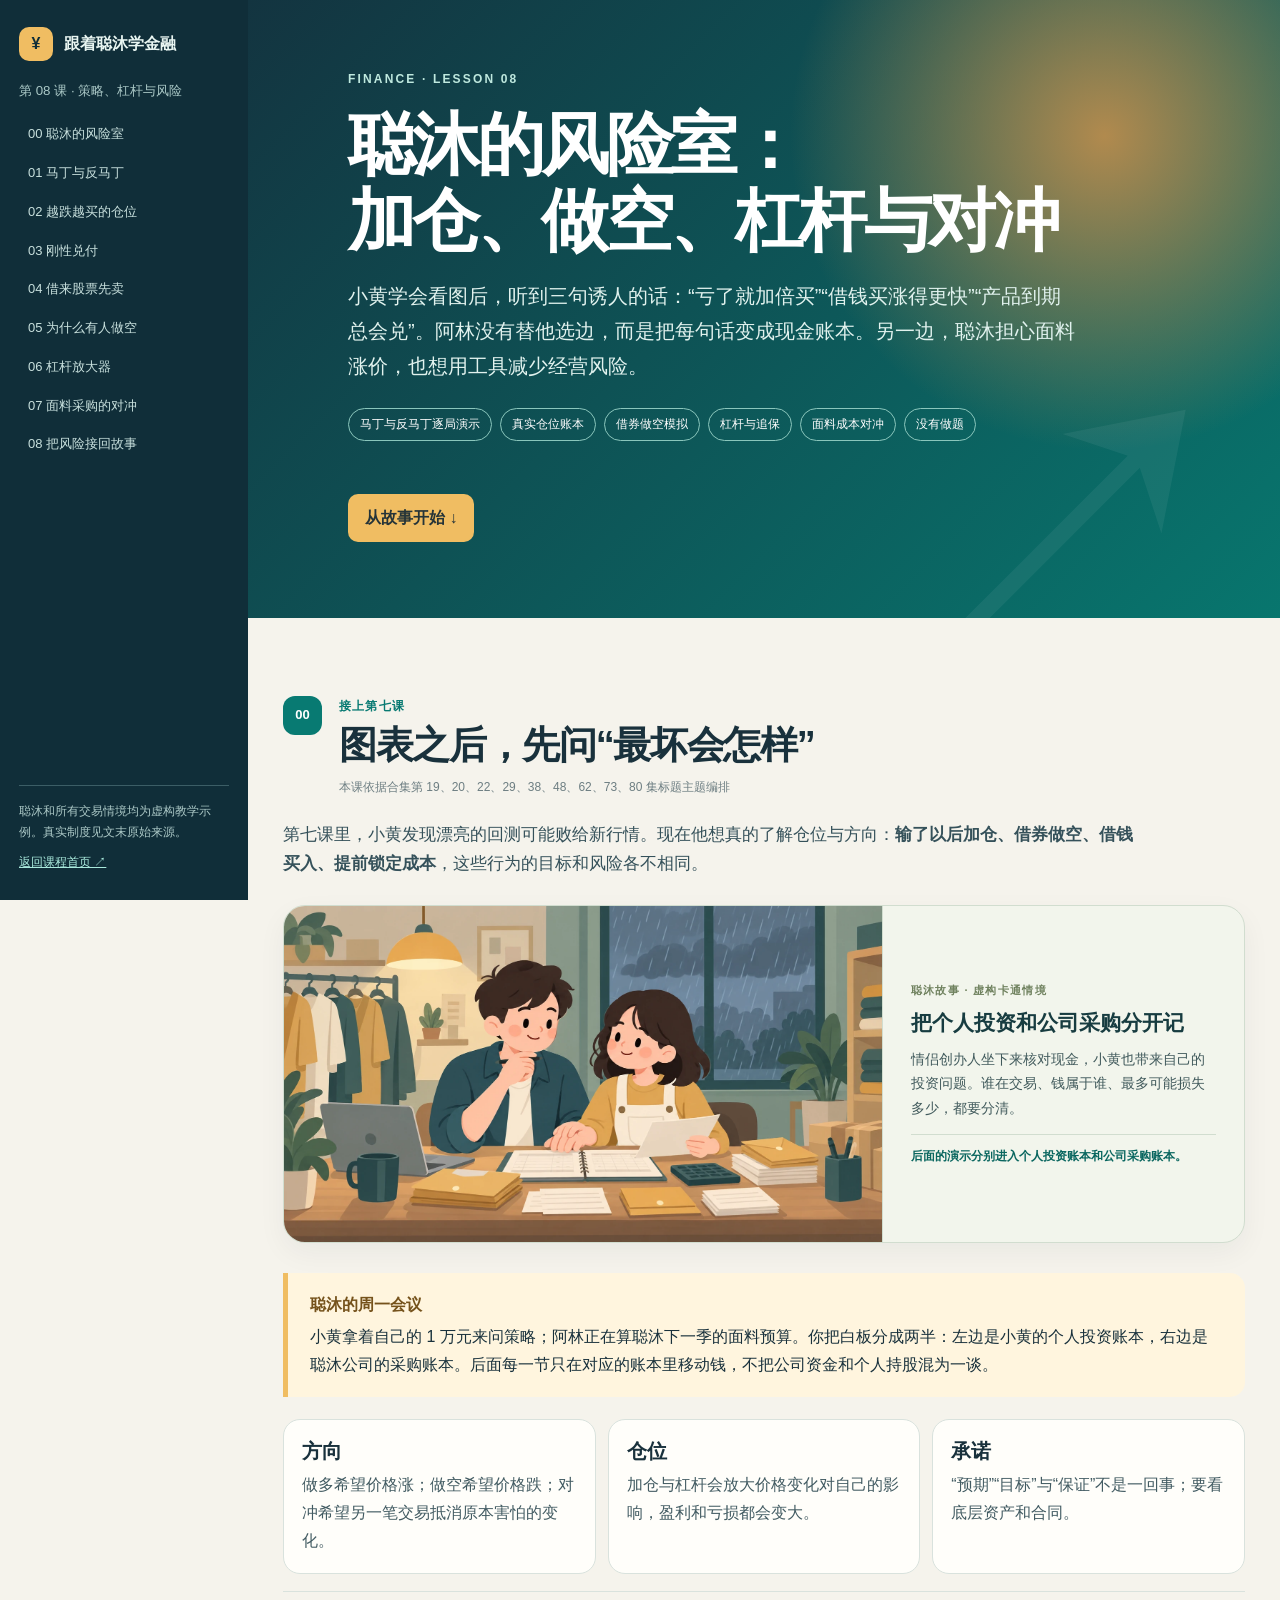
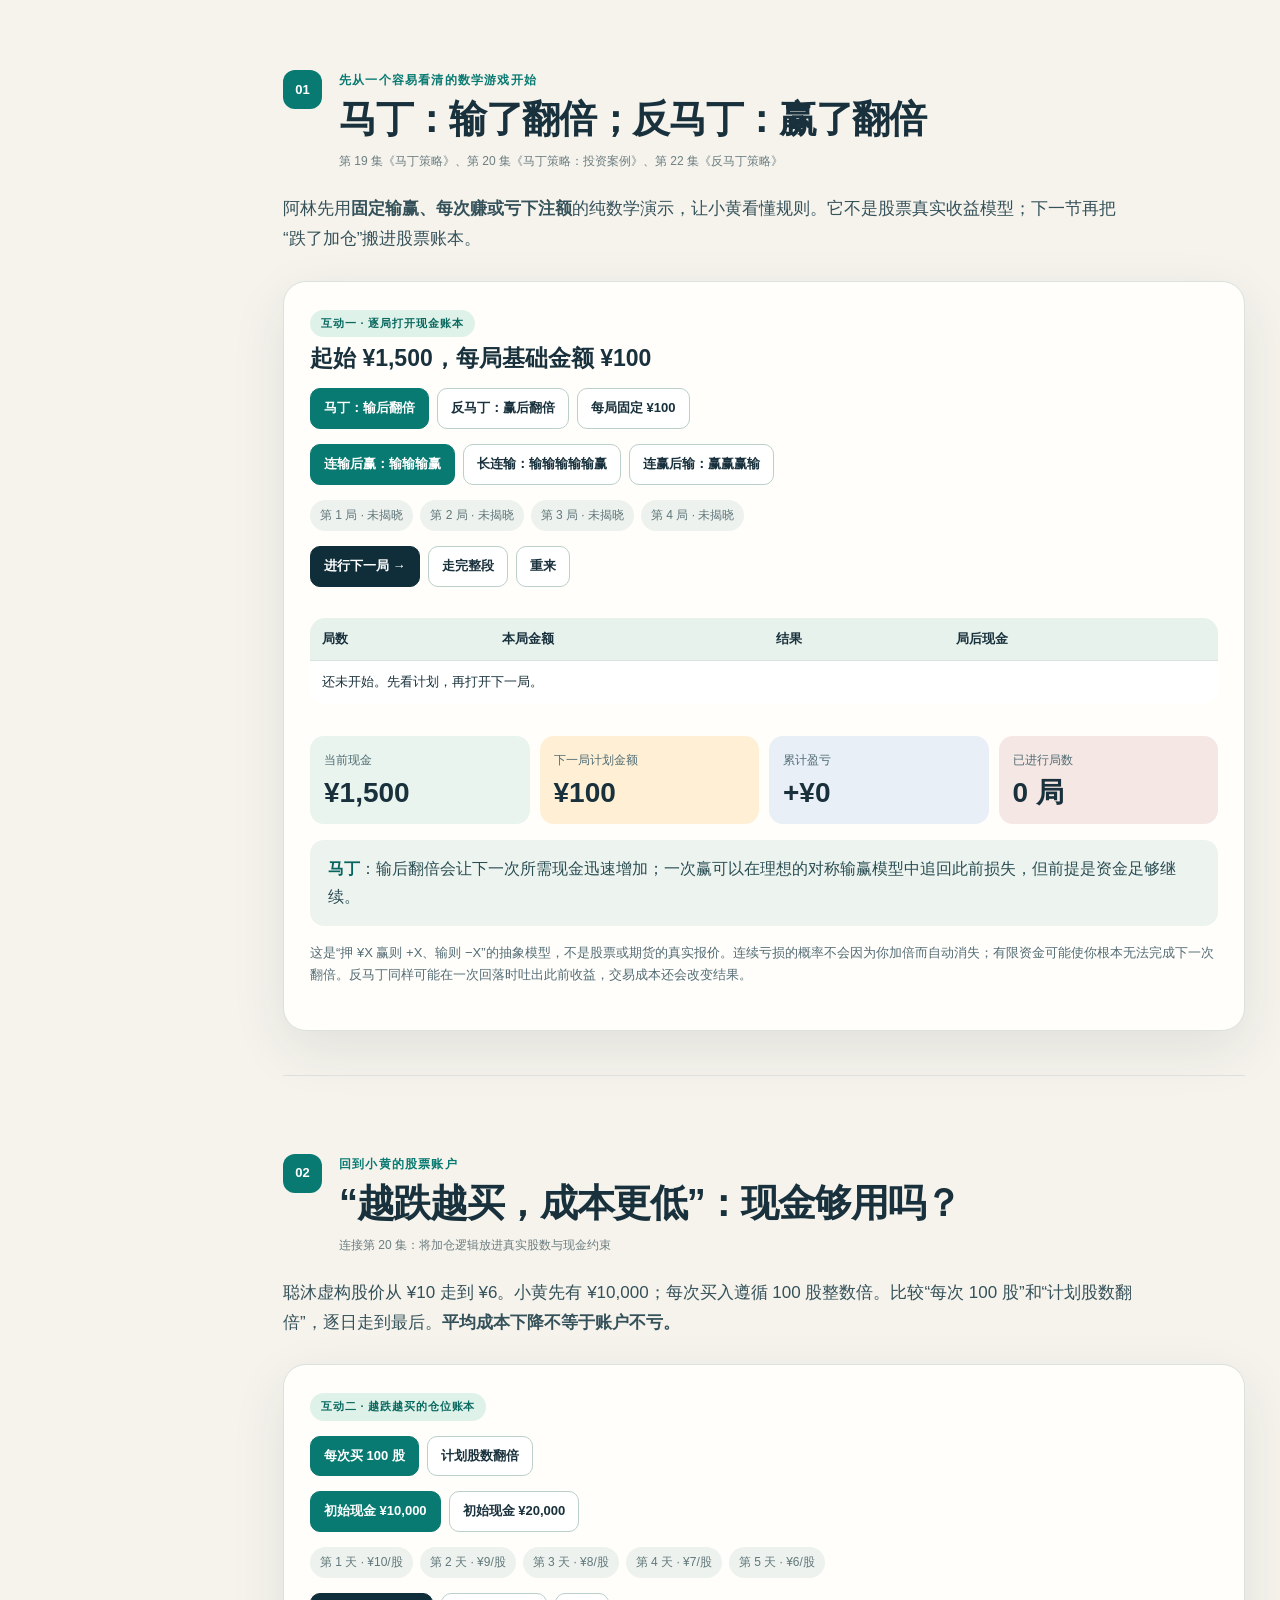
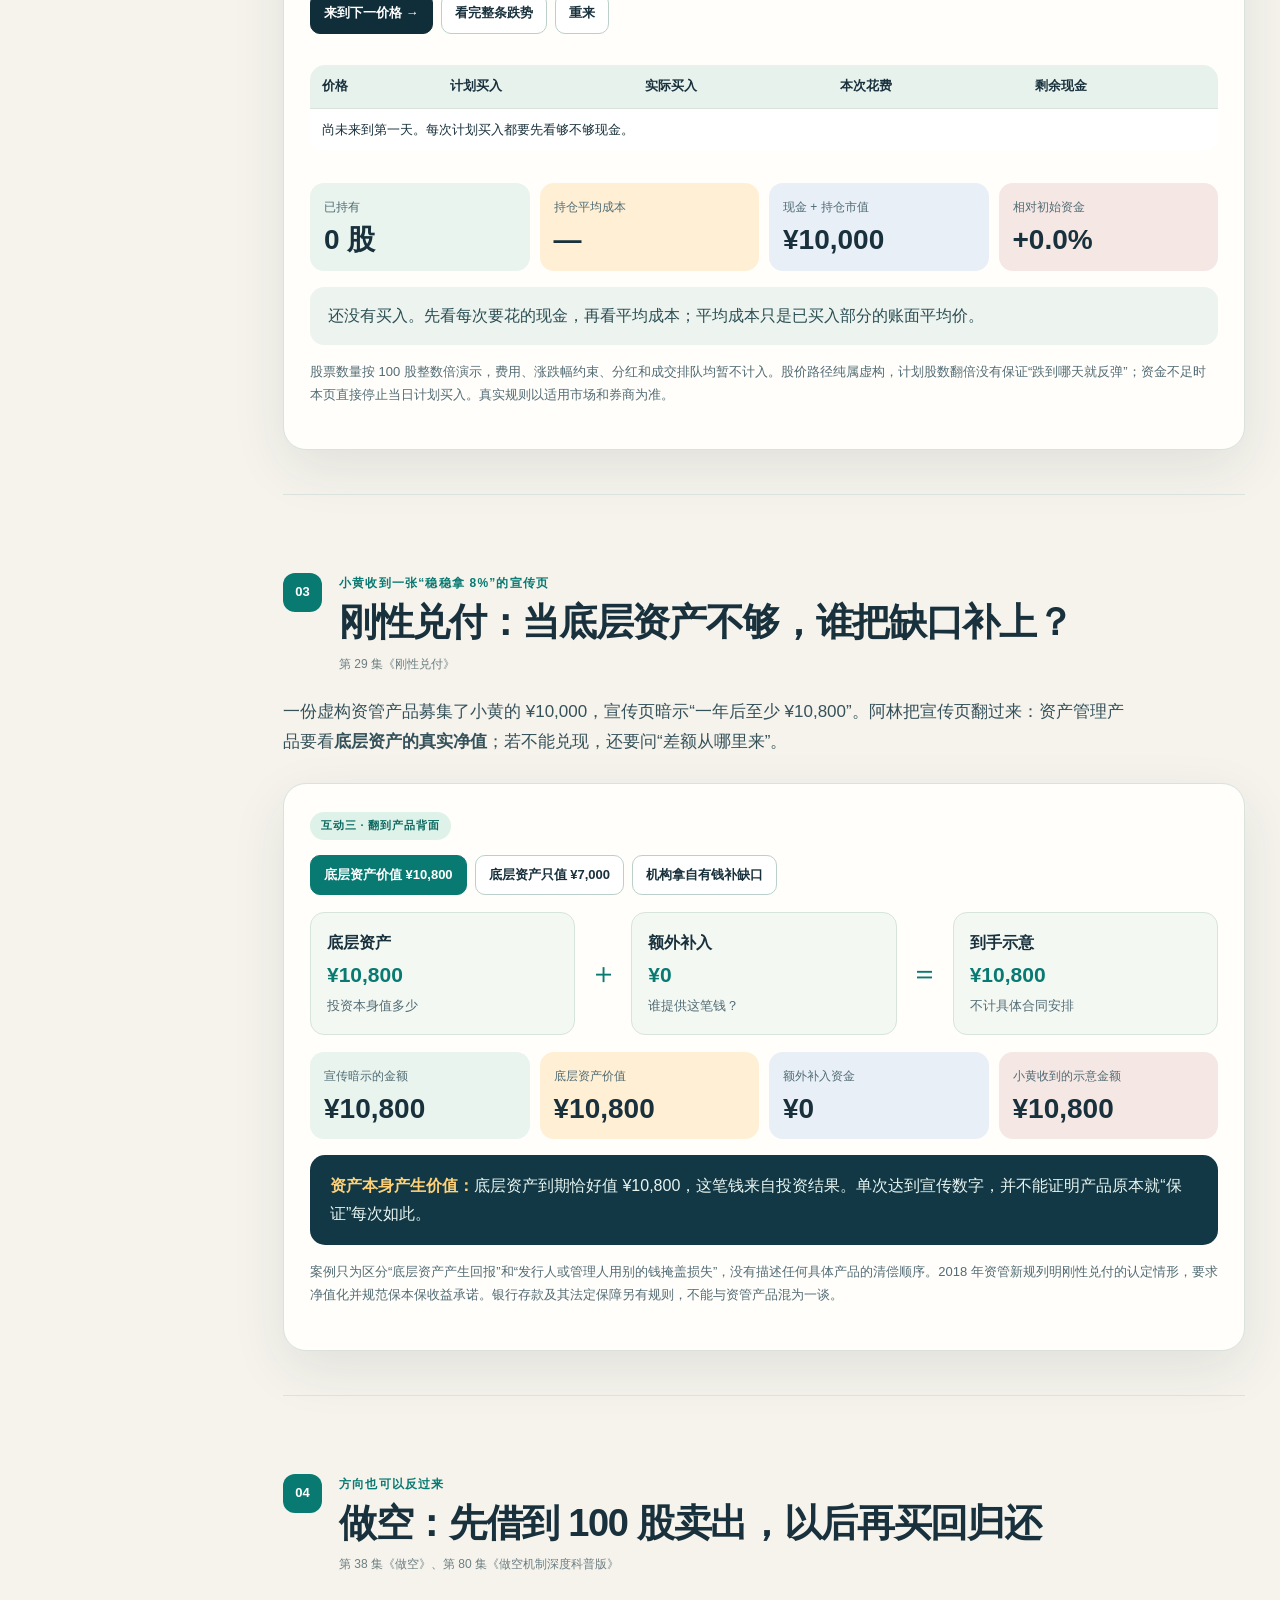
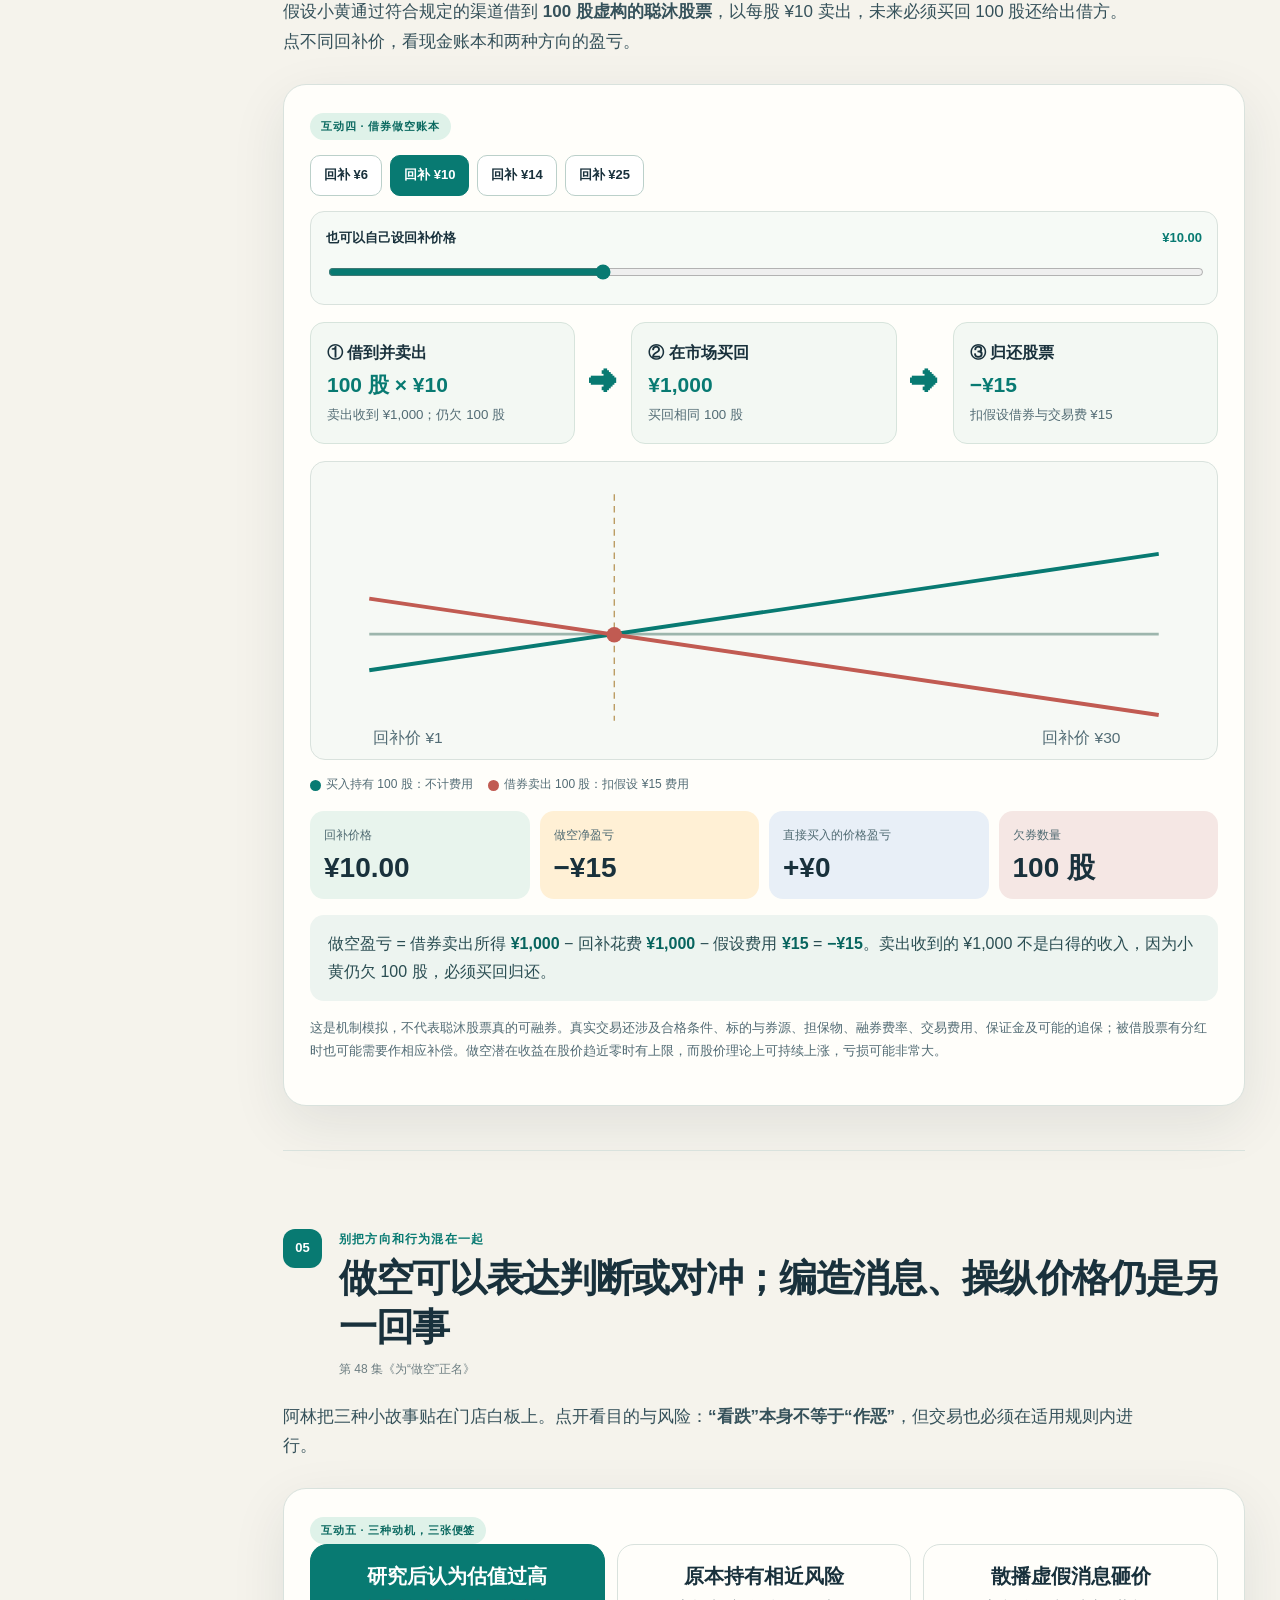
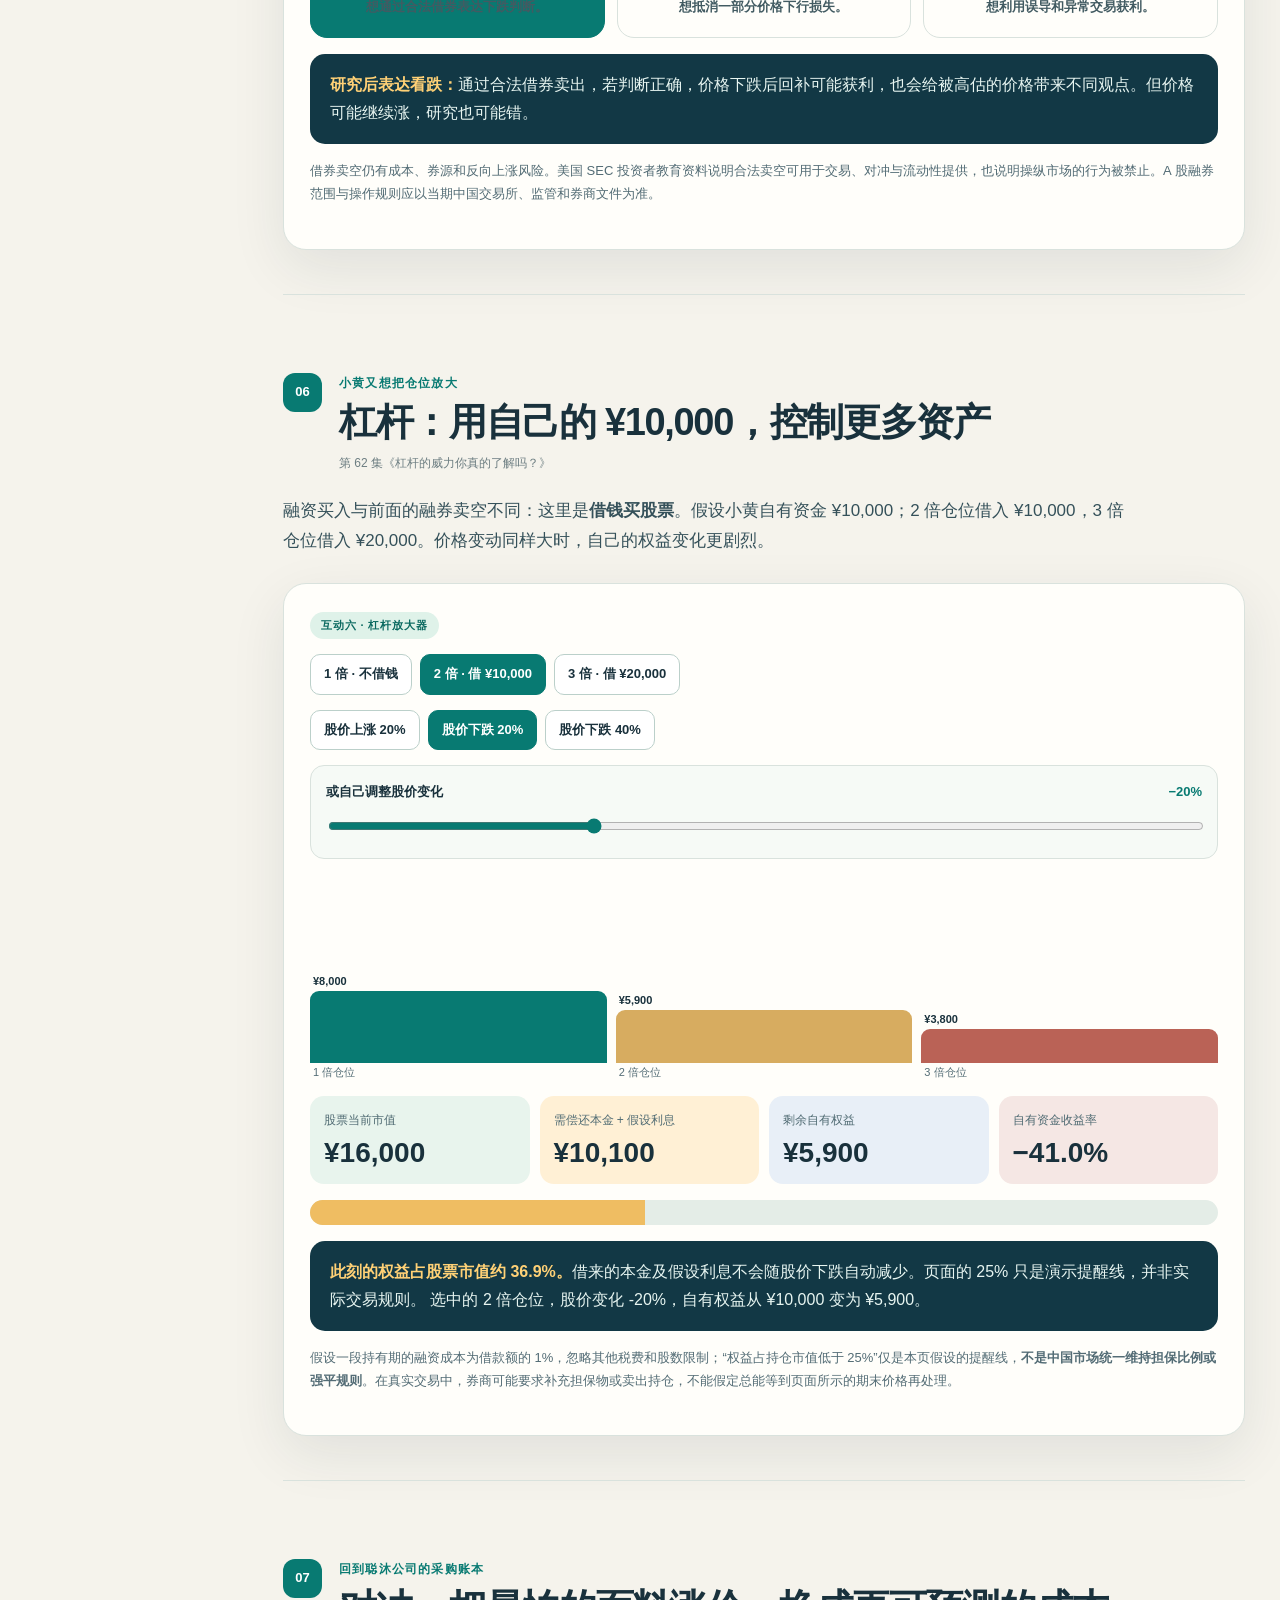
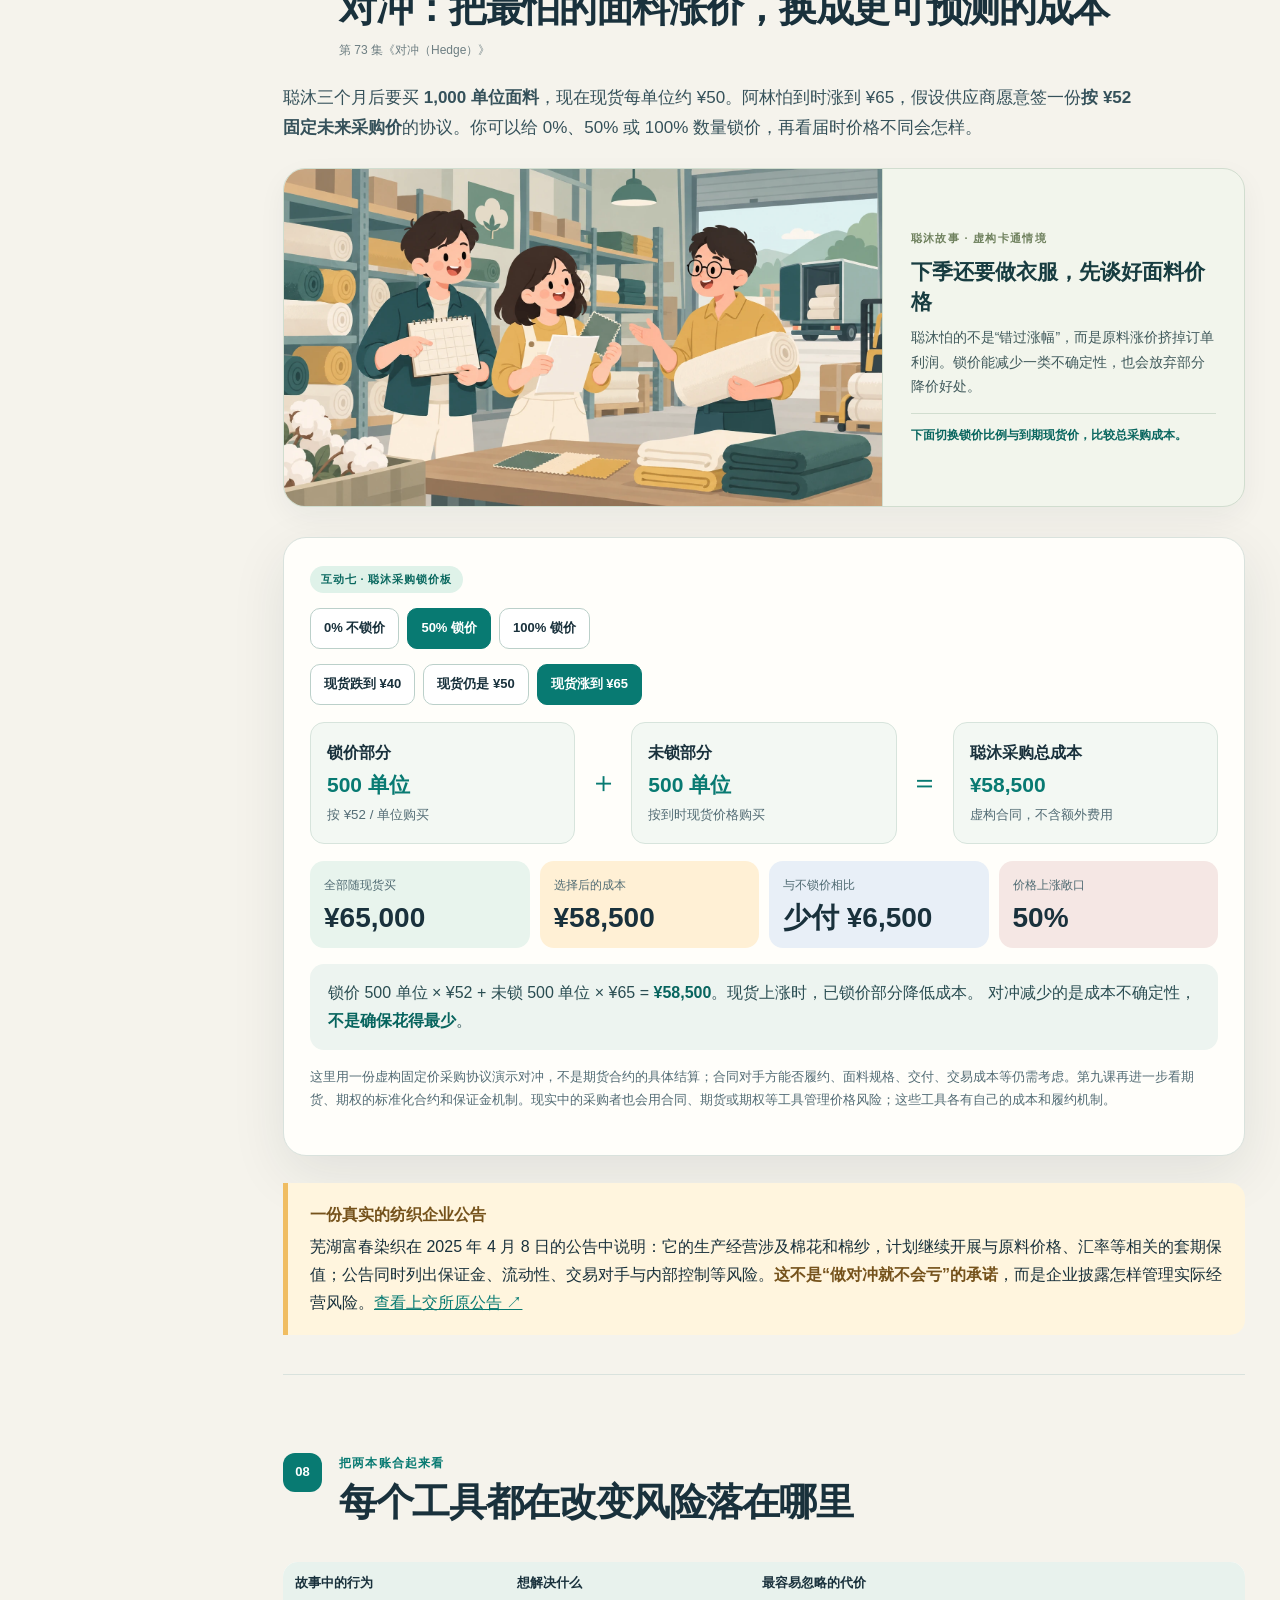
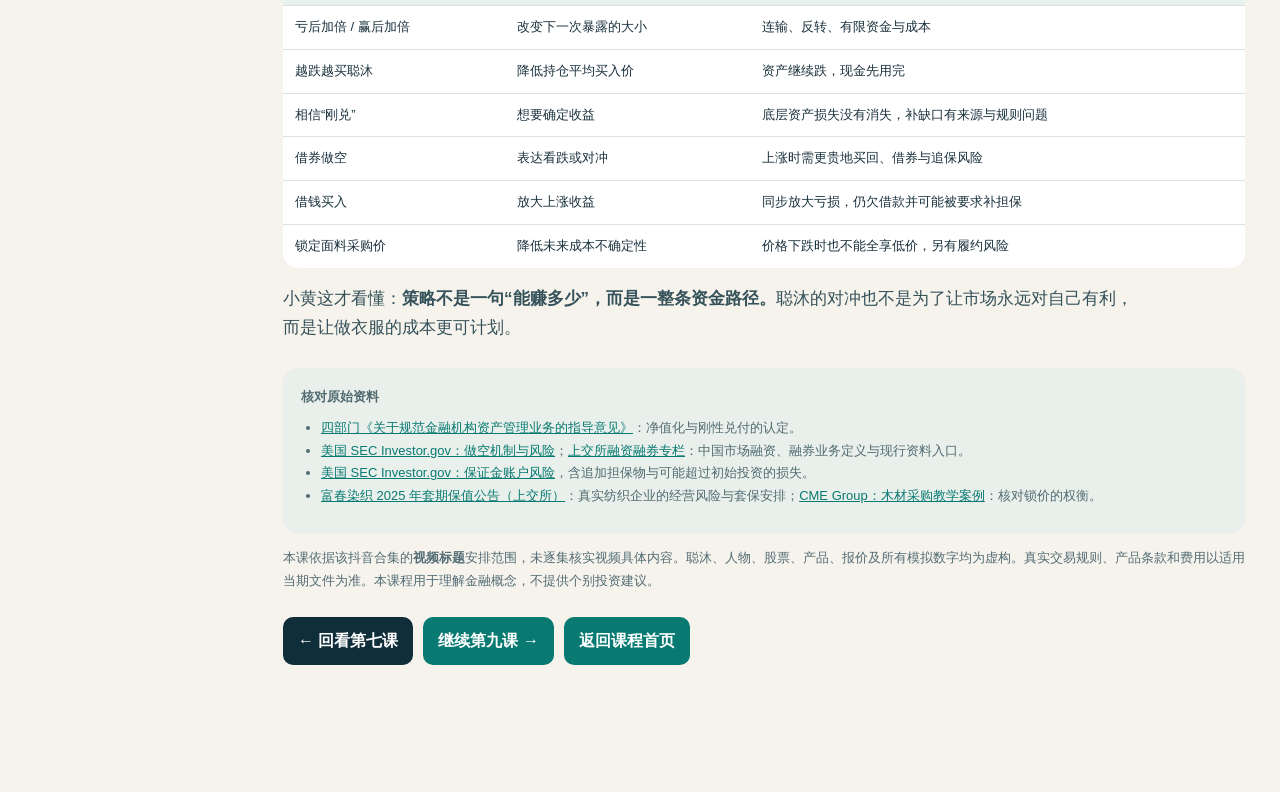
<file: finance-course-08.html>
<!doctype html>
<html lang="zh-CN">
<head>
  <meta charset="utf-8"><meta name="viewport" content="width=device-width, initial-scale=1">
  <meta name="description" content="跟着聪沐与小黄，互动理解马丁策略、反马丁、刚性兑付、做空、杠杆和对冲。">
  <title>第 08 课｜聪沐的风险室：加仓、做空、杠杆与对冲</title>
  <style>
    :root{--ink:#19313c;--muted:#536c75;--navy:#102e39;--teal:#087a72;--mint:#dff2e9;--gold:#f0bd62;--rose:#c15b52;--paper:#f5f3ec;--card:#fffefa;--line:#d9e2dd;--shadow:0 18px 55px rgba(17,48,58,.09)}
    *{box-sizing:border-box}html{scroll-behavior:smooth}body{margin:0;background:var(--paper);color:var(--ink);font-family:-apple-system,BlinkMacSystemFont,"PingFang SC","Microsoft YaHei",sans-serif;line-height:1.75}button,input{font:inherit}button{cursor:pointer}a{color:var(--teal)}.layout{display:grid;grid-template-columns:248px minmax(0,1fr);min-height:100vh}.rail{position:sticky;top:0;height:100vh;overflow:auto;background:var(--navy);padding:27px 19px;color:#e9f6f2;display:flex;flex-direction:column}.brand{display:flex;align-items:center;gap:11px;font-weight:900;line-height:1.3}.mark{width:34px;height:34px;display:grid;place-items:center;border-radius:10px;background:var(--gold);color:var(--navy)}.rail small{display:block;color:#abc9c7;margin:18px 0 14px}.rail nav{display:grid;gap:2px}.rail nav a{color:#c9e1de;text-decoration:none;border-radius:9px;padding:7px 9px;font-size:13px}.rail nav a:hover,.rail nav a:focus-visible{background:#28515a;color:white}.rail-bottom{margin-top:auto;border-top:1px solid #3c5e66;padding-top:15px;font-size:12px;color:#abc8c6}.rail-bottom a{display:block;color:#a9e9dc;margin-top:9px}.main{min-width:0}.hero{background:radial-gradient(circle at 83% 22%,#b18a4e 0,transparent 32%),linear-gradient(135deg,#133440,#08766e);color:white;padding:69px max(30px,calc((100vw - 1080px)/2)) 76px;position:relative;overflow:hidden}.hero:after{content:"↗";position:absolute;right:1%;bottom:-180px;font-size:460px;line-height:1;opacity:.055}.hero>*{position:relative;z-index:1}.eyebrow{font-size:12px;letter-spacing:.18em;font-weight:900;color:#bfe9df}.hero h1{font-size:clamp(38px,5.3vw,72px);line-height:1.12;letter-spacing:-.052em;margin:17px 0 20px}.hero p{font-size:clamp(17px,2.1vw,20px);color:#e1f2ee;max-width:730px;margin:0 0 24px}.chips{display:flex;gap:8px;flex-wrap:wrap}.chips span{border:1px solid #8ac6bc;border-radius:100px;padding:5px 11px;font-size:12px}.go{display:inline-block;background:var(--gold);color:#253438;text-decoration:none;border-radius:10px;padding:10px 17px;font-weight:900;margin-top:25px}.content{max-width:1030px;margin:auto;padding:0 34px 110px}.chapter{padding:78px 0 17px;scroll-margin-top:20px}.chapter+.chapter{border-top:1px solid var(--line)}.head{display:flex;gap:17px;align-items:flex-start;margin-bottom:20px}.n{flex:none;width:39px;height:39px;display:grid;place-items:center;border-radius:12px;background:var(--teal);color:white;font-size:13px;font-weight:900}.kicker{font-size:12px;letter-spacing:.1em;color:var(--teal);font-weight:900;margin:0 0 4px}.head h2{font-size:clamp(26px,3.2vw,38px);line-height:1.28;letter-spacing:-.035em;margin:0}.ep{display:inline-block;color:#6d7e82;font-size:12px;margin-top:7px}.intro{font-size:17px;color:#35515a;max-width:850px;margin:0 0 24px}.story{border-left:5px solid var(--gold);background:#fff5de;border-radius:0 15px 15px 0;padding:18px 22px;margin:22px 0}.story b{color:#75521b}.story p{margin:4px 0 0}.sim{background:var(--card);border:1px solid var(--line);border-radius:23px;box-shadow:var(--shadow);padding:26px;margin:27px 0}.sim h3{font-size:23px;line-height:1.28;margin:7px 0}.sim>p{color:var(--muted);margin:0 0 17px}.tag{display:inline-block;background:var(--mint);color:#09685f;border-radius:100px;padding:4px 11px;font-size:11px;font-weight:900;letter-spacing:.08em}.btns{display:flex;gap:8px;flex-wrap:wrap;margin:15px 0}.btn{border:1px solid #bbd0ca;border-radius:10px;background:white;color:var(--ink);padding:8px 13px;font-size:13px;font-weight:900}.btn:hover,.btn:focus-visible{background:#e8f5ef;border-color:var(--teal)}.btn.active{background:var(--teal);color:white;border-color:var(--teal)}.btn.primary{background:var(--navy);color:white;border-color:var(--navy)}.btn:disabled{opacity:.45;cursor:default}.btn:focus-visible,a:focus-visible,input:focus-visible{outline:3px solid var(--gold);outline-offset:2px}.two{display:grid;grid-template-columns:1fr 1fr;gap:14px}.three{display:grid;grid-template-columns:repeat(3,1fr);gap:12px}.card{background:#fffefa;border:1px solid var(--line);border-radius:17px;padding:18px}.card h3{font-size:20px;line-height:1.3;margin:0 0 7px}.card p{margin:0;color:#425b62}.card strong{color:var(--teal)}.metric-grid{display:grid;grid-template-columns:repeat(4,1fr);gap:10px;margin:16px 0}.metric{border-radius:14px;background:#e8f4ed;padding:14px}.metric:nth-child(2){background:#fff0d5}.metric:nth-child(3){background:#e8eff7}.metric:nth-child(4){background:#f5e7e4}.metric small{display:block;color:#506b73;font-size:12px}.metric strong{display:block;font-size:clamp(19px,2.5vw,28px);line-height:1.2;margin-top:5px}.formula{border-radius:14px;background:#edf4f0;color:#2a4d52;padding:15px 18px;margin:16px 0}.formula b{color:#07645e}.note{font-size:13px;color:var(--muted);margin:13px 0}.reveal{border-radius:15px;background:#123845;color:#e7f5f1;padding:17px 20px;margin:16px 0}.reveal b{color:#ffd176}.reveal p{margin:5px 0 0}.table-wrap{overflow:auto}.simple-table{border-collapse:collapse;width:100%;background:white;border-radius:15px;overflow:hidden;margin:16px 0;font-size:13px}.simple-table th,.simple-table td{padding:10px 12px;border-bottom:1px solid var(--line);text-align:left;vertical-align:top}.simple-table th{background:#e8f2ed}.simple-table tr:last-child td{border-bottom:none}.good{color:#08766e;font-weight:900}.bad{color:#be5249;font-weight:900}.step-pills{display:flex;flex-wrap:wrap;gap:7px;margin:15px 0}.step-pills span{padding:5px 10px;border-radius:100px;background:#edf2ee;color:#61777b;font-size:12px}.step-pills span.done{background:#d8f0e4;color:#07665d;font-weight:900}.step-pills span.loss{background:#f9dfd8;color:#a5443c}.money-flow{display:grid;grid-template-columns:1fr 42px 1fr 42px 1fr;gap:7px;align-items:stretch;margin:17px 0}.flowbox{border:1px solid #d7e4dc;border-radius:14px;background:#f3f8f3;padding:16px;min-height:100px}.flowbox b{display:block}.flowbox strong{font-size:21px;color:var(--teal)}.flowbox small{display:block;color:var(--muted)}.flowarrow{display:grid;place-items:center;color:var(--teal);font-size:29px}.payoff{width:100%;height:auto;background:#f6f9f5;border:1px solid var(--line);border-radius:15px;margin:14px 0;display:block}.line-key{display:flex;gap:15px;flex-wrap:wrap;font-size:12px;color:var(--muted)}.line-key span:before{content:"";display:inline-block;width:11px;height:11px;background:var(--teal);border-radius:50%;vertical-align:middle;margin-right:5px}.line-key span:nth-child(2):before{background:var(--rose)}.rangebox{background:#f6faf6;border:1px solid var(--line);border-radius:14px;padding:15px;margin:15px 0}.rangebox label{display:flex;justify-content:space-between;gap:10px;font-weight:900;font-size:13px}.rangebox output{color:var(--teal)}.rangebox input{width:100%;accent-color:var(--teal);margin-top:14px}.risk-gauge{height:25px;background:#e4ede7;border-radius:100px;overflow:hidden;margin:15px 0}.risk-gauge i{display:block;width:0;height:100%;background:var(--teal);transition:width .35s}.leverage-bars{display:grid;grid-template-columns:repeat(3,1fr);height:180px;gap:9px;align-items:end;margin:24px 0 33px}.leverage-bars div{border-radius:9px 9px 0 0;background:#087a72;position:relative;min-height:6px;transition:height .35s}.leverage-bars div:nth-child(2){background:#d7ac60}.leverage-bars div:nth-child(3){background:#ba6256}.leverage-bars span{position:absolute;bottom:100%;left:3px;font-size:11px;font-weight:900;white-space:nowrap}.leverage-bars small{position:absolute;top:100%;left:3px;font-size:11px;color:var(--muted)}.sourcebox{background:#e9efeb;border-radius:15px;padding:18px;color:#516b71;font-size:13px;margin-top:25px}.sourcebox ul{margin:8px 0;padding-left:20px}.sourcebox a{overflow-wrap:anywhere}.footnav{display:flex;gap:10px;flex-wrap:wrap;margin-top:25px}.footnav a{background:var(--navy);color:white;border-radius:10px;text-decoration:none;padding:10px 15px;font-weight:900}.footnav a+a{background:var(--teal)}@media(max-width:1120px){.layout{grid-template-columns:1fr}.rail{position:relative;height:auto;padding:14px 24px}.rail small,.rail-bottom{display:none}.rail nav{display:flex;gap:8px;white-space:nowrap;overflow:auto;margin-top:9px}.hero{padding:54px 34px}.content{padding:0 25px 85px}}@media(max-width:760px){.hero{padding:43px 22px}.content{padding:0 18px 75px}.chapter{padding-top:58px}.sim{padding:18px}.two,.three{grid-template-columns:1fr}.metric-grid{grid-template-columns:repeat(2,1fr)}.money-flow{grid-template-columns:1fr}.flowbox{min-height:0}.flowarrow{transform:rotate(90deg);height:25px}}@media(max-width:450px){.metric-grid{grid-template-columns:1fr}.hero h1{font-size:37px}.head{gap:10px}.simple-table th,.simple-table td{padding:8px}}@media(prefers-reduced-motion:reduce){html{scroll-behavior:auto}.risk-gauge i,.leverage-bars div{transition:none}}
  </style>
<link rel="stylesheet" href="assets/course-art.css?v=20260928-art">
</head>
<body><div class="layout"><aside class="rail" aria-label="课程导航"><div class="brand"><span class="mark">¥</span><span>跟着聪沐学金融</span></div><small>第 08 课 · 策略、杠杆与风险</small><nav><a href="#opening">00 聪沐的风险室</a><a href="#martin">01 马丁与反马丁</a><a href="#average">02 越跌越买的仓位</a><a href="#payout">03 刚性兑付</a><a href="#short">04 借来股票先卖</a><a href="#shortwhy">05 为什么有人做空</a><a href="#leverage">06 杠杆放大器</a><a href="#hedge">07 面料采购的对冲</a><a href="#finish">08 把风险接回故事</a></nav><div class="rail-bottom">聪沐和所有交易情境均为虚构教学示例。真实制度见文末原始来源。<a href="index.html">返回课程首页 ↗</a></div></aside>
<main class="main"><header class="hero"><div class="eyebrow">FINANCE · LESSON 08</div><h1>聪沐的风险室：<br>加仓、做空、杠杆与对冲</h1><p>小黄学会看图后，听到三句诱人的话：“亏了就加倍买”“借钱买涨得更快”“产品到期总会兑”。阿林没有替他选边，而是把每句话变成现金账本。另一边，聪沐担心面料涨价，也想用工具减少经营风险。</p><div class="chips"><span>马丁与反马丁逐局演示</span><span>真实仓位账本</span><span>借券做空模拟</span><span>杠杆与追保</span><span>面料成本对冲</span><span>没有做题</span></div><br><a class="go" href="#opening">从故事开始 ↓</a></header>
<div class="content">
  <section class="chapter" id="opening"><div class="head"><span class="n">00</span><div><p class="kicker">接上第七课</p><h2>图表之后，先问“最坏会怎样”</h2><span class="ep">本课依据合集第 19、20、22、29、38、48、62、73、80 集标题主题编排</span></div></div><p class="intro">第七课里，小黄发现漂亮的回测可能败给新行情。现在他想真的了解仓位与方向：<b>输了以后加仓、借券做空、借钱买入、提前锁定成本</b>，这些行为的目标和风险各不相同。</p>
<figure class="course-art"><img src="assets/finale-04.webp" alt="把个人投资和公司采购分开记：情侣创办人坐下来核对现金，小黄也带来自己的投资问题。谁在交易、钱属于谁、最多可能损失多少，都要分清。" width="1672" height="941" loading="lazy" decoding="async"><figcaption><span class="course-art-label">聪沐故事 · 虚构卡通情境</span><strong class="course-art-title">把个人投资和公司采购分开记</strong><span class="course-art-copy">情侣创办人坐下来核对现金，小黄也带来自己的投资问题。谁在交易、钱属于谁、最多可能损失多少，都要分清。</span><span class="course-art-next">后面的演示分别进入个人投资账本和公司采购账本。</span></figcaption></figure>
<div class="story"><b>聪沐的周一会议</b><p>小黄拿着自己的 1 万元来问策略；阿林正在算聪沐下一季的面料预算。你把白板分成两半：左边是小黄的个人投资账本，右边是聪沐公司的采购账本。后面每一节只在对应的账本里移动钱，不把公司资金和个人持股混为一谈。</p></div><div class="three"><div class="card"><h3>方向</h3><p>做多希望价格涨；做空希望价格跌；对冲希望另一笔交易抵消原本害怕的变化。</p></div><div class="card"><h3>仓位</h3><p>加仓与杠杆会放大价格变化对自己的影响，盈利和亏损都会变大。</p></div><div class="card"><h3>承诺</h3><p>“预期”“目标”与“保证”不是一回事；要看底层资产和合同。</p></div></div></section>

  <section class="chapter" id="martin"><div class="head"><span class="n">01</span><div><p class="kicker">先从一个容易看清的数学游戏开始</p><h2>马丁：输了翻倍；反马丁：赢了翻倍</h2><span class="ep">第 19 集《马丁策略》、第 20 集《马丁策略：投资案例》、第 22 集《反马丁策略》</span></div></div><p class="intro">阿林先用<b>固定输赢、每次赚或亏下注额</b>的纯数学演示，让小黄看懂规则。它不是股票真实收益模型；下一节再把“跌了加仓”搬进股票账本。</p><div class="sim"><span class="tag">互动一 · 逐局打开现金账本</span><h3>起始 ¥1,500，每局基础金额 ¥100</h3><div class="btns" role="group" aria-label="下注规则"><button class="btn active" type="button" data-stake="martin" aria-pressed="true">马丁：输后翻倍</button><button class="btn" type="button" data-stake="reverse" aria-pressed="false">反马丁：赢后翻倍</button><button class="btn" type="button" data-stake="fixed" aria-pressed="false">每局固定 ¥100</button></div><div class="btns" role="group" aria-label="结果顺序"><button class="btn active" type="button" data-sequence="recovery" aria-pressed="true">连输后赢：输输输赢</button><button class="btn" type="button" data-sequence="tail" aria-pressed="false">长连输：输输输输输赢</button><button class="btn" type="button" data-sequence="streak" aria-pressed="false">连赢后输：赢赢赢输</button></div><div class="step-pills" id="stakePills"></div><div class="btns"><button class="btn primary" id="stakeNext" type="button">进行下一局 →</button><button class="btn" id="stakeAll" type="button">走完整段</button><button class="btn" id="stakeReset" type="button">重来</button></div><div class="table-wrap"><table class="simple-table"><thead><tr><th>局数</th><th>本局金额</th><th>结果</th><th>局后现金</th></tr></thead><tbody id="stakeRows"></tbody></table></div><div class="metric-grid"><div class="metric"><small>当前现金</small><strong id="stakeCash">¥1,500</strong></div><div class="metric"><small>下一局计划金额</small><strong id="stakeNextAmount">¥100</strong></div><div class="metric"><small>累计盈亏</small><strong id="stakePnl">¥0</strong></div><div class="metric"><small>已进行局数</small><strong id="stakeCount">0</strong></div></div><div class="formula" id="stakeExplain"></div><p class="note">这是“押 ¥X 赢则 +X、输则 −X”的抽象模型，不是股票或期货的真实报价。连续亏损的概率不会因为你加倍而自动消失；有限资金可能使你根本无法完成下一次翻倍。反马丁同样可能在一次回落时吐出此前收益，交易成本还会改变结果。</p></div></section>

  <section class="chapter" id="average"><div class="head"><span class="n">02</span><div><p class="kicker">回到小黄的股票账户</p><h2>“越跌越买，成本更低”：现金够用吗？</h2><span class="ep">连接第 20 集：将加仓逻辑放进真实股数与现金约束</span></div></div><p class="intro">聪沐虚构股价从 ¥10 走到 ¥6。小黄先有 ¥10,000；每次买入遵循 100 股整数倍。比较“每次 100 股”和“计划股数翻倍”，逐日走到最后。<b>平均成本下降不等于账户不亏。</b></p><div class="sim"><span class="tag">互动二 · 越跌越买的仓位账本</span><div class="btns" role="group" aria-label="买入方法"><button class="btn active" type="button" data-averagemethod="fixed" aria-pressed="true">每次买 100 股</button><button class="btn" type="button" data-averagemethod="double" aria-pressed="false">计划股数翻倍</button></div><div class="btns" role="group" aria-label="初始现金"><button class="btn active" type="button" data-budget="10000" aria-pressed="true">初始现金 ¥10,000</button><button class="btn" type="button" data-budget="20000" aria-pressed="false">初始现金 ¥20,000</button></div><div class="step-pills" id="averagePills"></div><div class="btns"><button class="btn primary" id="averageNext" type="button">来到下一价格 →</button><button class="btn" id="averageAll" type="button">看完整条跌势</button><button class="btn" id="averageReset" type="button">重来</button></div><div class="table-wrap"><table class="simple-table"><thead><tr><th>价格</th><th>计划买入</th><th>实际买入</th><th>本次花费</th><th>剩余现金</th></tr></thead><tbody id="averageRows"></tbody></table></div><div class="metric-grid"><div class="metric"><small>已持有</small><strong id="averageShares">0 股</strong></div><div class="metric"><small>持仓平均成本</small><strong id="averageCost">—</strong></div><div class="metric"><small>现金 + 持仓市值</small><strong id="averageEquity">¥10,000</strong></div><div class="metric"><small>相对初始资金</small><strong id="averagePnl">0.0%</strong></div></div><div class="formula" id="averageExplain"></div><p class="note">股票数量按 100 股整数倍演示，费用、涨跌幅约束、分红和成交排队均暂不计入。股价路径纯属虚构，计划股数翻倍没有保证“跌到哪天就反弹”；资金不足时本页直接停止当日计划买入。真实规则以适用市场和券商为准。</p></div></section>

  <section class="chapter" id="payout"><div class="head"><span class="n">03</span><div><p class="kicker">小黄收到一张“稳稳拿 8%”的宣传页</p><h2>刚性兑付：当底层资产不够，谁把缺口补上？</h2><span class="ep">第 29 集《刚性兑付》</span></div></div><p class="intro">一份虚构资管产品募集了小黄的 ¥10,000，宣传页暗示“一年后至少 ¥10,800”。阿林把宣传页翻过来：资产管理产品要看<b>底层资产的真实净值</b>；若不能兑现，还要问“差额从哪里来”。</p><div class="sim"><span class="tag">互动三 · 翻到产品背面</span><div class="btns" role="group" aria-label="到期情境"><button class="btn active" type="button" data-payout="healthy" aria-pressed="true">底层资产价值 ¥10,800</button><button class="btn" type="button" data-payout="loss" aria-pressed="false">底层资产只值 ¥7,000</button><button class="btn" type="button" data-payout="topup" aria-pressed="false">机构拿自有钱补缺口</button></div><div class="money-flow" id="payoutFlow"></div><div class="metric-grid"><div class="metric"><small>宣传暗示的金额</small><strong>¥10,800</strong></div><div class="metric"><small>底层资产价值</small><strong id="payoutAsset">¥10,800</strong></div><div class="metric"><small>额外补入资金</small><strong id="payoutExtra">¥0</strong></div><div class="metric"><small>小黄收到的示意金额</small><strong id="payoutReceive">¥10,800</strong></div></div><div class="reveal" id="payoutExplain" aria-live="polite"></div><p class="note">案例只为区分“底层资产产生回报”和“发行人或管理人用别的钱掩盖损失”，没有描述任何具体产品的清偿顺序。2018 年资管新规列明刚性兑付的认定情形，要求净值化并规范保本保收益承诺。银行存款及其法定保障另有规则，不能与资管产品混为一谈。</p></div></section>

  <section class="chapter" id="short"><div class="head"><span class="n">04</span><div><p class="kicker">方向也可以反过来</p><h2>做空：先借到 100 股卖出，以后再买回归还</h2><span class="ep">第 38 集《做空》、第 80 集《做空机制深度科普版》</span></div></div><p class="intro">假设小黄通过符合规定的渠道借到 <b>100 股虚构的聪沐股票</b>，以每股 ¥10 卖出，未来必须买回 100 股还给出借方。点不同回补价，看现金账本和两种方向的盈亏。</p><div class="sim"><span class="tag">互动四 · 借券做空账本</span><div class="btns" role="group" aria-label="回补价格"><button class="btn" type="button" data-cover="6">回补 ¥6</button><button class="btn active" type="button" data-cover="10">回补 ¥10</button><button class="btn" type="button" data-cover="14">回补 ¥14</button><button class="btn" type="button" data-cover="25">回补 ¥25</button></div><div class="rangebox"><label for="coverSlider">也可以自己设回补价格 <output id="coverOut">¥10.00</output></label><input id="coverSlider" type="range" min="1" max="30" step="0.5" value="10"></div><div class="money-flow"><div class="flowbox"><b>① 借到并卖出</b><strong>100 股 × ¥10</strong><small>卖出收到 ¥1,000；仍欠 100 股</small></div><div class="flowarrow" aria-hidden="true">➜</div><div class="flowbox"><b>② 在市场买回</b><strong id="coverCost">¥1,000</strong><small>买回相同 100 股</small></div><div class="flowarrow" aria-hidden="true">➜</div><div class="flowbox"><b>③ 归还股票</b><strong id="shortPnl">−¥15</strong><small>扣假设借券与交易费 ¥15</small></div></div><svg id="shortSvg" class="payoff" viewBox="0 0 700 230" role="img" aria-label="股价变化时做多与做空的盈亏线"></svg><div class="line-key"><span>买入持有 100 股：不计费用</span><span>借券卖出 100 股：扣假设 ¥15 费用</span></div><div class="metric-grid"><div class="metric"><small>回补价格</small><strong id="coverPrice">¥10.00</strong></div><div class="metric"><small>做空净盈亏</small><strong id="shortResult">−¥15</strong></div><div class="metric"><small>直接买入的价格盈亏</small><strong id="longResult">¥0</strong></div><div class="metric"><small>欠券数量</small><strong>100 股</strong></div></div><div class="formula" id="shortExplain"></div><p class="note">这是机制模拟，不代表聪沐股票真的可融券。真实交易还涉及合格条件、标的与券源、担保物、融券费率、交易费用、保证金及可能的追保；被借股票有分红时也可能需要作相应补偿。做空潜在收益在股价趋近零时有上限，而股价理论上可持续上涨，亏损可能非常大。</p></div></section>

  <section class="chapter" id="shortwhy"><div class="head"><span class="n">05</span><div><p class="kicker">别把方向和行为混在一起</p><h2>做空可以表达判断或对冲；编造消息、操纵价格仍是另一回事</h2><span class="ep">第 48 集《为“做空”正名》</span></div></div><p class="intro">阿林把三种小故事贴在门店白板上。点开看目的与风险：<b>“看跌”本身不等于“作恶”</b>，但交易也必须在适用规则内进行。</p><div class="sim"><span class="tag">互动五 · 三种动机，三张便签</span><div class="three"><button class="card btn" type="button" data-shortwhy="research" aria-pressed="false"><h3>研究后认为估值过高</h3><p>想通过合法借券表达下跌判断。</p></button><button class="card btn" type="button" data-shortwhy="hedge" aria-pressed="false"><h3>原本持有相近风险</h3><p>想抵消一部分价格下行损失。</p></button><button class="card btn" type="button" data-shortwhy="abuse" aria-pressed="false"><h3>散播虚假消息砸价</h3><p>想利用误导和异常交易获利。</p></button></div><div class="reveal" id="shortWhyExplain" aria-live="polite"></div><p class="note">借券卖空仍有成本、券源和反向上涨风险。美国 SEC 投资者教育资料说明合法卖空可用于交易、对冲与流动性提供，也说明操纵市场的行为被禁止。A 股融券范围与操作规则应以当期中国交易所、监管和券商文件为准。</p></div></section>

  <section class="chapter" id="leverage"><div class="head"><span class="n">06</span><div><p class="kicker">小黄又想把仓位放大</p><h2>杠杆：用自己的 ¥10,000，控制更多资产</h2><span class="ep">第 62 集《杠杆的威力你真的了解吗？》</span></div></div><p class="intro">融资买入与前面的融券卖空不同：这里是<b>借钱买股票</b>。假设小黄自有资金 ¥10,000；2 倍仓位借入 ¥10,000，3 倍仓位借入 ¥20,000。价格变动同样大时，自己的权益变化更剧烈。</p><div class="sim"><span class="tag">互动六 · 杠杆放大器</span><div class="btns" role="group" aria-label="仓位倍数"><button class="btn" type="button" data-leverage="1" aria-pressed="false">1 倍 · 不借钱</button><button class="btn active" type="button" data-leverage="2" aria-pressed="true">2 倍 · 借 ¥10,000</button><button class="btn" type="button" data-leverage="3" aria-pressed="false">3 倍 · 借 ¥20,000</button></div><div class="btns"><button class="btn" type="button" data-move="20">股价上涨 20%</button><button class="btn active" type="button" data-move="-20">股价下跌 20%</button><button class="btn" type="button" data-move="-40">股价下跌 40%</button></div><div class="rangebox"><label for="moveSlider">或自己调整股价变化 <output id="moveOut">−20%</output></label><input id="moveSlider" type="range" min="-50" max="50" step="1" value="-20"></div><div class="leverage-bars" id="leverageBars" aria-label="不同杠杆倍数下的期末自有权益"></div><div class="metric-grid"><div class="metric"><small>股票当前市值</small><strong id="positionValue">¥16,000</strong></div><div class="metric"><small>需偿还本金 + 假设利息</small><strong id="debtValue">¥10,100</strong></div><div class="metric"><small>剩余自有权益</small><strong id="equityValue">¥5,900</strong></div><div class="metric"><small>自有资金收益率</small><strong id="leverageReturn">−41.0%</strong></div></div><div class="risk-gauge" aria-label="权益占持仓市值比例"><i id="riskGauge"></i></div><div class="reveal" id="marginExplain" aria-live="polite"></div><p class="note">假设一段持有期的融资成本为借款额的 1%，忽略其他税费和股数限制；“权益占持仓市值低于 25%”仅是本页假设的提醒线，<b>不是中国市场统一维持担保比例或强平规则</b>。在真实交易中，券商可能要求补充担保物或卖出持仓，不能假定总能等到页面所示的期末价格再处理。</p></div></section>

  <section class="chapter" id="hedge"><div class="head"><span class="n">07</span><div><p class="kicker">回到聪沐公司的采购账本</p><h2>对冲：把最怕的面料涨价，换成更可预测的成本</h2><span class="ep">第 73 集《对冲（Hedge）》</span></div></div><p class="intro">聪沐三个月后要买 <b>1,000 单位面料</b>，现在现货每单位约 ¥50。阿林怕到时涨到 ¥65，假设供应商愿意签一份<b>按 ¥52 固定未来采购价</b>的协议。你可以给 0%、50% 或 100% 数量锁价，再看届时价格不同会怎样。</p>
<figure class="course-art"><img src="assets/course-contracts.webp" alt="下季还要做衣服，先谈好面料价格：聪沐怕的不是“错过涨幅”，而是原料涨价挤掉订单利润。锁价能减少一类不确定性，也会放弃部分降价好处。" width="1672" height="941" loading="lazy" decoding="async"><figcaption><span class="course-art-label">聪沐故事 · 虚构卡通情境</span><strong class="course-art-title">下季还要做衣服，先谈好面料价格</strong><span class="course-art-copy">聪沐怕的不是“错过涨幅”，而是原料涨价挤掉订单利润。锁价能减少一类不确定性，也会放弃部分降价好处。</span><span class="course-art-next">下面切换锁价比例与到期现货价，比较总采购成本。</span></figcaption></figure>
<div class="sim"><span class="tag">互动七 · 聪沐采购锁价板</span><div class="btns" role="group" aria-label="锁价比例"><button class="btn" type="button" data-hedge="0" aria-pressed="false">0% 不锁价</button><button class="btn active" type="button" data-hedge="0.5" aria-pressed="true">50% 锁价</button><button class="btn" type="button" data-hedge="1" aria-pressed="false">100% 锁价</button></div><div class="btns" role="group" aria-label="未来现货价格"><button class="btn" type="button" data-fabric="40" aria-pressed="false">现货跌到 ¥40</button><button class="btn" type="button" data-fabric="50" aria-pressed="false">现货仍是 ¥50</button><button class="btn active" type="button" data-fabric="65" aria-pressed="true">现货涨到 ¥65</button></div><div class="money-flow"><div class="flowbox"><b>锁价部分</b><strong id="fixedUnits">500 单位</strong><small>按 ¥52 / 单位购买</small></div><div class="flowarrow" aria-hidden="true">＋</div><div class="flowbox"><b>未锁部分</b><strong id="spotUnits">500 单位</strong><small>按到时现货价格购买</small></div><div class="flowarrow" aria-hidden="true">＝</div><div class="flowbox"><b>聪沐采购总成本</b><strong id="hedgeCost">¥58,500</strong><small>虚构合同，不含额外费用</small></div></div><div class="metric-grid"><div class="metric"><small>全部随现货买</small><strong id="noHedgeCost">¥65,000</strong></div><div class="metric"><small>选择后的成本</small><strong id="chosenHedgeCost">¥58,500</strong></div><div class="metric"><small>与不锁价相比</small><strong id="hedgeDifference">少付 ¥6,500</strong></div><div class="metric"><small>价格上涨敞口</small><strong id="hedgeExposure">50%</strong></div></div><div class="formula" id="hedgeExplain"></div><p class="note">这里用一份虚构固定价采购协议演示对冲，不是期货合约的具体结算；合同对手方能否履约、面料规格、交付、交易成本等仍需考虑。第九课再进一步看期货、期权的标准化合约和保证金机制。现实中的采购者也会用合同、期货或期权等工具管理价格风险；这些工具各有自己的成本和履约机制。</p></div><div class="story"><b>一份真实的纺织企业公告</b><p>芜湖富春染织在 2025 年 4 月 8 日的公告中说明：它的生产经营涉及棉花和棉纱，计划继续开展与原料价格、汇率等相关的套期保值；公告同时列出保证金、流动性、交易对手与内部控制等风险。<b>这不是“做对冲就不会亏”的承诺</b>，而是企业披露怎样管理实际经营风险。<a href="https://big5.sse.com.cn/site/cht/www.sse.com.cn/disclosure/listedinfo/announcement/c/new/2025-04-08/605189_20250408_0XUB.pdf" target="_blank" rel="noopener noreferrer">查看上交所原公告 ↗</a></p></div></section>

  <section class="chapter" id="finish"><div class="head"><span class="n">08</span><div><p class="kicker">把两本账合起来看</p><h2>每个工具都在改变风险落在哪里</h2></div></div><div class="table-wrap"><table class="simple-table"><thead><tr><th>故事中的行为</th><th>想解决什么</th><th>最容易忽略的代价</th></tr></thead><tbody><tr><td>亏后加倍 / 赢后加倍</td><td>改变下一次暴露的大小</td><td>连输、反转、有限资金与成本</td></tr><tr><td>越跌越买聪沐</td><td>降低持仓平均买入价</td><td>资产继续跌，现金先用完</td></tr><tr><td>相信“刚兑”</td><td>想要确定收益</td><td>底层资产损失没有消失，补缺口有来源与规则问题</td></tr><tr><td>借券做空</td><td>表达看跌或对冲</td><td>上涨时需更贵地买回、借券与追保风险</td></tr><tr><td>借钱买入</td><td>放大上涨收益</td><td>同步放大亏损，仍欠借款并可能被要求补担保</td></tr><tr><td>锁定面料采购价</td><td>降低未来成本不确定性</td><td>价格下跌时也不能全享低价，另有履约风险</td></tr></tbody></table></div><p class="intro">小黄这才看懂：<b>策略不是一句“能赚多少”，而是一整条资金路径。</b>聪沐的对冲也不是为了让市场永远对自己有利，而是让做衣服的成本更可计划。</p><div class="sourcebox"><b>核对原始资料</b><ul><li><a href="https://www.safe.gov.cn/safe/2018/0427/8876.html" target="_blank" rel="noopener noreferrer">四部门《关于规范金融机构资产管理业务的指导意见》</a>：净值化与刚性兑付的认定。</li><li><a href="https://www.investor.gov/introduction-investing/general-resources/news-alerts/alerts-bulletins/investor-bulletins-51" target="_blank" rel="noopener noreferrer">美国 SEC Investor.gov：做空机制与风险</a>；<a href="https://big5.sse.com.cn/site/cht/www.sse.com.cn/services/tradingservice/margin/" target="_blank" rel="noopener noreferrer">上交所融资融券专栏</a>：中国市场融资、融券业务定义与现行资料入口。</li><li><a href="https://www.investor.gov/introduction-investing/general-resources/news-alerts/alerts-bulletins/investor-bulletins-29" target="_blank" rel="noopener noreferrer">美国 SEC Investor.gov：保证金账户风险</a>，含追加担保物与可能超过初始投资的损失。</li><li><a href="https://big5.sse.com.cn/site/cht/www.sse.com.cn/disclosure/listedinfo/announcement/c/new/2025-04-08/605189_20250408_0XUB.pdf" target="_blank" rel="noopener noreferrer">富春染织 2025 年套期保值公告（上交所）</a>：真实纺织企业的经营风险与套保安排；<a href="https://www.cmegroup.com/education/courses/introduction-to-lumber-futures/hedging-with-lumber-futures" target="_blank" rel="noopener noreferrer">CME Group：木材采购教学案例</a>：核对锁价的权衡。</li></ul></div><p class="note">本课依据该抖音合集的<b>视频标题</b>安排范围，未逐集核实视频具体内容。聪沐、人物、股票、产品、报价及所有模拟数字均为虚构。真实交易规则、产品条款和费用以适用当期文件为准。本课程用于理解金融概念，不提供个别投资建议。</p><div class="footnav"><a href="finance-course-07.html?v=20260928-art">← 回看第七课</a><a href="finance-course-09.html?v=20260928-art">继续第九课 →</a><a href="index.html">返回课程首页</a></div></section>
</div></main></div>
<script>
 const $=id=>document.getElementById(id),money=n=>`¥${Math.round(n).toLocaleString('zh-CN')}`,signed=n=>`${n>=0?'+':'−'}${Math.abs(n*100).toFixed(1)}%`;
 function choose(attr,key){document.querySelectorAll(`[data-${attr}]`).forEach(b=>{const on=b.dataset[attr]===String(key);b.classList.toggle('active',on);b.setAttribute('aria-pressed',String(on))})}
 const sequences={recovery:['输','输','输','赢'],tail:['输','输','输','输','输','赢'],streak:['赢','赢','赢','输']};let stakeMode='martin',sequence='recovery',stakeStep=0;
 function stakeLedger(){const outcomes=sequences[sequence],rows=[],pills=[];let cash=1500,next=100,stopped=false;for(let i=0;i<outcomes.length;i++){let planned=next,done=i<stakeStep;if(done&&!stopped){if(planned>cash){rows.push({i,planned,result:'资金不足，未能继续',cash,stopped:true});stopped=true}else{cash+=outcomes[i]==='赢'?planned:-planned;rows.push({i,planned,result:outcomes[i],cash,stopped:false});next=stakeMode==='fixed'?100:stakeMode==='martin'?(outcomes[i]==='输'?planned*2:100):(outcomes[i]==='赢'?planned*2:100)}}const executed=rows.some(r=>r.i===i&&!r.stopped),blocked=rows.some(r=>r.i===i&&r.stopped);pills.push(`<span class="${blocked?'loss':executed?(outcomes[i]==='输'?'loss':'done'):''}">第 ${i+1} 局 · ${blocked?'资金不足':executed?outcomes[i]:done?'未执行':'未揭晓'}</span>`)}$('stakePills').innerHTML=pills.join('');$('stakeRows').innerHTML=rows.map(r=>`<tr><td>${r.i+1}</td><td>${money(r.planned)}</td><td class="${r.result==='输'?'bad':r.result==='赢'?'good':''}">${r.result}</td><td>${money(r.cash)}</td></tr>`).join('')||'<tr><td colspan="4">还未开始。先看计划，再打开下一局。</td></tr>';$('stakeCash').textContent=money(cash);$('stakeNextAmount').textContent=stopped?'无法继续':money(next);$('stakePnl').textContent=`${cash>=1500?'+':'−'}${money(Math.abs(cash-1500))}`;$('stakeCount').textContent=`${rows.filter(r=>!r.stopped).length} 局`;$('stakeNext').disabled=stakeStep>=outcomes.length||stopped;let summary=stakeMode==='martin'?'输后翻倍会让下一次所需现金迅速增加；一次赢可以在理想的对称输赢模型中追回此前损失，但前提是资金足够继续。':stakeMode==='reverse'?'赢后翻倍让盈利期暴露越来越大；一次亏损也会随之变大。':'固定金额不会因为上一局输赢改变下一局大小，但盈亏仍由结果顺序决定。';$('stakeExplain').innerHTML=`<b>${stakeMode==='martin'?'马丁':stakeMode==='reverse'?'反马丁':'固定金额'}</b>：${summary}${stopped?' <b>当前现金不足以投入计划金额，序列在这里中断。</b>':''}`}
 document.querySelectorAll('[data-stake]').forEach(b=>b.addEventListener('click',()=>{stakeMode=b.dataset.stake;stakeStep=0;choose('stake',stakeMode);stakeLedger()}));document.querySelectorAll('[data-sequence]').forEach(b=>b.addEventListener('click',()=>{sequence=b.dataset.sequence;stakeStep=0;choose('sequence',sequence);stakeLedger()}));$('stakeNext').addEventListener('click',()=>{stakeStep=Math.min(stakeStep+1,sequences[sequence].length);stakeLedger()});$('stakeAll').addEventListener('click',()=>{stakeStep=sequences[sequence].length;stakeLedger()});$('stakeReset').addEventListener('click',()=>{stakeStep=0;stakeLedger()});
 const stockPrices=[10,9,8,7,6];let averageMethod='fixed',budget=10000,averageStep=0;
 function averageLedger(){let cash=budget,shares=0,spent=0;const rows=[];$('averagePills').innerHTML=stockPrices.map((p,i)=>`<span class="${i<averageStep?'done':''}">第 ${i+1} 天 · ${money(p)}/股</span>`).join('');for(let i=0;i<averageStep;i++){const p=stockPrices[i],planned=averageMethod==='fixed'?100:100*Math.pow(2,i),can=planned*p<=cash,bought=can?planned:0,cost=bought*p;cash-=cost;spent+=cost;shares+=bought;rows.push(`<tr><td>${money(p)}</td><td>${planned.toLocaleString()} 股</td><td class="${can?'good':'bad'}">${can?`${bought.toLocaleString()} 股`:'现金不足，0 股'}</td><td>${money(cost)}</td><td>${money(cash)}</td></tr>`)}$('averageRows').innerHTML=rows.join('')||'<tr><td colspan="5">尚未来到第一天。每次计划买入都要先看够不够现金。</td></tr>';const p=averageStep?stockPrices[averageStep-1]:10,equity=cash+shares*p,avg=shares?spent/shares:0;$('averageShares').textContent=`${shares.toLocaleString()} 股`;$('averageCost').textContent=shares?`¥${avg.toFixed(2)}`:'—';$('averageEquity').textContent=money(equity);$('averagePnl').textContent=signed(equity/budget-1);$('averageNext').disabled=averageStep>=stockPrices.length;$('averageExplain').innerHTML=shares?`到 ${money(p)}/股时，小黄买入共 <b>${shares.toLocaleString()} 股</b>，投入 ${money(spent)}，持仓平均买入价 <b>¥${avg.toFixed(2)}</b>；但股票市值只有 ${money(shares*p)}，加上现金后的总权益为 <b>${money(equity)}</b>。${rows.some(r=>r.includes('现金不足'))?'后续计划买入被现金约束挡住了。':''}`:'还没有买入。先看每次要花的现金，再看平均成本；平均成本只是已买入部分的账面平均价。'}
 document.querySelectorAll('[data-averagemethod]').forEach(b=>b.addEventListener('click',()=>{averageMethod=b.dataset.averagemethod;averageStep=0;choose('averagemethod',averageMethod);averageLedger()}));document.querySelectorAll('[data-budget]').forEach(b=>b.addEventListener('click',()=>{budget=Number(b.dataset.budget);averageStep=0;choose('budget',budget);averageLedger()}));$('averageNext').addEventListener('click',()=>{averageStep=Math.min(5,averageStep+1);averageLedger()});$('averageAll').addEventListener('click',()=>{averageStep=5;averageLedger()});$('averageReset').addEventListener('click',()=>{averageStep=0;averageLedger()});
 const payouts={healthy:{asset:10800,extra:0,received:10800,text:'<b>资产本身产生价值：</b>底层资产到期恰好值 ¥10,800，这笔钱来自投资结果。单次达到宣传数字，并不能证明产品原本就“保证”每次如此。'},loss:{asset:7000,extra:0,received:7000,text:'<b>损失真实出现：</b>底层资产只值 ¥7,000。若产品按净值和合同承担风险，小黄可能收到较少资金；“预期 8%”不会自动生出缺的 ¥3,800。'},topup:{asset:7000,extra:3800,received:10800,text:'<b>有人把缺口补上：</b>底层资产仍只值 ¥7,000，机构另拿 ¥3,800 才凑成 ¥10,800。损失没有消失，只是被转移到补款方；这类以自有资金兑付困难产品的做法属于资管新规列举的刚性兑付情形之一。'}};
 function renderPayout(k){const s=payouts[k];$('payoutAsset').textContent=money(s.asset);$('payoutExtra').textContent=money(s.extra);$('payoutReceive').textContent=money(s.received);$('payoutFlow').innerHTML=`<div class="flowbox"><b>底层资产</b><strong>${money(s.asset)}</strong><small>投资本身值多少</small></div><div class="flowarrow" aria-hidden="true">＋</div><div class="flowbox"><b>额外补入</b><strong>${money(s.extra)}</strong><small>谁提供这笔钱？</small></div><div class="flowarrow" aria-hidden="true">＝</div><div class="flowbox"><b>到手示意</b><strong>${money(s.received)}</strong><small>不计具体合同安排</small></div>`;$('payoutExplain').innerHTML=s.text;choose('payout',k)}document.querySelectorAll('[data-payout]').forEach(b=>b.addEventListener('click',()=>renderPayout(b.dataset.payout)));
 const NS='http://www.w3.org/2000/svg';function svg(p,t,a,content){let x=document.createElementNS(NS,t);for(const[k,v]of Object.entries(a))x.setAttribute(k,String(v));if(content!==undefined)x.textContent=content;p.appendChild(x);return x}function clear(x){while(x.firstChild)x.removeChild(x.firstChild)}
 let cover=10;function renderShort(){const fee=15,cost=cover*100,short=1000-cost-fee,long=(cover-10)*100;$('coverSlider').value=cover;$('coverOut').textContent=`¥${cover.toFixed(2)}`;$('coverCost').textContent=money(cost);$('shortPnl').textContent=`${short>=0?'+':'−'}${money(Math.abs(short))}`;$('coverPrice').textContent=`¥${cover.toFixed(2)}`;$('shortResult').textContent=`${short>=0?'+':'−'}${money(Math.abs(short))}`;$('longResult').textContent=`${long>=0?'+':'−'}${money(Math.abs(long))}`;$('shortExplain').innerHTML=`做空盈亏 = 借券卖出所得 <b>¥1,000</b> − 回补花费 <b>${money(cost)}</b> − 假设费用 <b>¥15</b> = <b>${short>=0?'+':'−'}${money(Math.abs(short))}</b>。卖出收到的 ¥1,000 不是白得的收入，因为小黄仍欠 100 股，必须买回归还。`;const root=$('shortSvg');clear(root);const x=p=>45+(p-1)/29*610,y=v=>195-(v+2000)/5000*155;svg(root,'line',{x1:45,y1:y(0),x2:655,y2:y(0),stroke:'#9db6ad','stroke-width':2});svg(root,'polyline',{points:[1,30].map(p=>`${x(p)},${y((p-10)*100)}`).join(' '),fill:'none',stroke:'#087a72','stroke-width':3});svg(root,'polyline',{points:[1,30].map(p=>`${x(p)},${y((10-p)*100-15)}`).join(' '),fill:'none',stroke:'#c15b52','stroke-width':3});svg(root,'line',{x1:x(cover),y1:25,x2:x(cover),y2:200,stroke:'#b79557','stroke-dasharray':'5 4'});svg(root,'circle',{cx:x(cover),cy:y(short),r:6,fill:'#c15b52'});svg(root,'text',{x:48,y:217,fill:'#526c75','font-size':12},'回补价 ¥1');svg(root,'text',{x:565,y:217,fill:'#526c75','font-size':12},'回补价 ¥30');document.querySelectorAll('[data-cover]').forEach(b=>b.classList.toggle('active',Number(b.dataset.cover)===cover))}document.querySelectorAll('[data-cover]').forEach(b=>b.addEventListener('click',()=>{cover=Number(b.dataset.cover);renderShort()}));$('coverSlider').addEventListener('input',()=>{cover=Number($('coverSlider').value);renderShort()});
 const shortWhys={research:'<b>研究后表达看跌：</b>通过合法借券卖出，若判断正确，价格下跌后回补可能获利，也会给被高估的价格带来不同观点。但价格可能继续涨，研究也可能错。',hedge:'<b>为现有风险做对冲：</b>如果已经持有与某股票或行业高度相关的资产，适当的反向仓位可能抵消部分下跌损失；若原资产上涨，做空的一边也可能亏。',abuse:'<b>误导与操纵：</b>编造虚假消息、拉抬或打压价格属于另一个问题。做空机制不等于允许欺诈；合法交易与违法行为要分开看。'};function renderShortWhy(k){$('shortWhyExplain').innerHTML=shortWhys[k];choose('shortwhy',k)}document.querySelectorAll('[data-shortwhy]').forEach(b=>b.addEventListener('click',()=>renderShortWhy(b.dataset.shortwhy)));
 let leverage=2,move=-20;function renderLeverage(){const position=10000*leverage,debt=10000*(leverage-1),fee=debt*.01,value=position*(1+move/100),equity=value-debt-fee,ratio=value>0?equity/value:0;$('moveSlider').value=move;$('moveOut').textContent=`${move>=0?'+':'−'}${Math.abs(move)}%`;$('positionValue').textContent=money(value);$('debtValue').textContent=money(debt+fee);$('equityValue').textContent=`${equity>=0?'':'−'}${money(Math.abs(equity))}`;$('leverageReturn').textContent=signed(equity/10000-1);$('riskGauge').style.width=`${Math.max(0,Math.min(100,ratio*100))}%`;$('riskGauge').style.background=ratio<.25?'#c15b52':ratio<.4?'#efbd62':'#087a72';const bars=[1,2,3].map(l=>{const e=10000*l*(1+move/100)-10000*(l-1)*1.01;return{l,e}});$('leverageBars').innerHTML=bars.map(o=>`<div style="height:${Math.max(4,Math.min(100,o.e/20000*100))}%"><span>${o.e<0?'−':''}${money(Math.abs(o.e))}</span><small>${o.l} 倍仓位</small></div>`).join('');$('marginExplain').innerHTML=ratio<.25&&leverage>1?`<b>已低于本页 25% 提醒线。</b>当前“权益 ÷ 股票市值”约 ${(ratio*100).toFixed(1)}%。现实中券商可能要求补充担保或平仓，实际处理可能早于此刻；若资产不足偿债，仍可能欠款。`:`<b>此刻的权益占股票市值约 ${(ratio*100).toFixed(1)}%。</b>借来的本金及假设利息不会随股价下跌自动减少。页面的 25% 只是演示提醒线，并非实际交易规则。`;$('marginExplain').innerHTML+=` 选中的 ${leverage} 倍仓位，股价变化 ${move>=0?'+':''}${move}%，自有权益从 ¥10,000 变为 ${equity<0?'−':''}${money(Math.abs(equity))}。`;choose('leverage',leverage);document.querySelectorAll('[data-move]').forEach(b=>b.classList.toggle('active',Number(b.dataset.move)===move))}document.querySelectorAll('[data-leverage]').forEach(b=>b.addEventListener('click',()=>{leverage=Number(b.dataset.leverage);renderLeverage()}));document.querySelectorAll('[data-move]').forEach(b=>b.addEventListener('click',()=>{move=Number(b.dataset.move);renderLeverage()}));$('moveSlider').addEventListener('input',()=>{move=Number($('moveSlider').value);renderLeverage()});
 let hedge=.5,fabric=65;function renderHedge(){const fixed=1000*hedge,spot=1000-fixed,total=fixed*52+spot*fabric,unhedged=1000*fabric,diff=unhedged-total;$('fixedUnits').textContent=`${fixed.toLocaleString()} 单位`;$('spotUnits').textContent=`${spot.toLocaleString()} 单位`;$('hedgeCost').textContent=money(total);$('noHedgeCost').textContent=money(unhedged);$('chosenHedgeCost').textContent=money(total);$('hedgeDifference').textContent=diff===0?'一样':diff>0?`少付 ${money(diff)}`:`多付 ${money(-diff)}`;$('hedgeExposure').textContent=`${((1-hedge)*100).toFixed(0)}%`;$('hedgeExplain').innerHTML=`锁价 ${fixed.toLocaleString()} 单位 × ¥52 + 未锁 ${spot.toLocaleString()} 单位 × ${money(fabric)} = <b>${money(total)}</b>。${fabric>52?'现货上涨时，已锁价部分降低成本。':fabric<52?'现货下跌时，已锁价部分反而比现货贵。':'现货价恰好等于锁定价，锁不锁价总成本相同。'} 对冲减少的是成本不确定性，<b>不是确保花得最少</b>。`;choose('hedge',hedge);choose('fabric',fabric)}document.querySelectorAll('[data-hedge]').forEach(b=>b.addEventListener('click',()=>{hedge=Number(b.dataset.hedge);renderHedge()}));document.querySelectorAll('[data-fabric]').forEach(b=>b.addEventListener('click',()=>{fabric=Number(b.dataset.fabric);renderHedge()}));
 stakeLedger();averageLedger();renderPayout('healthy');renderShort();renderShortWhy('research');renderLeverage();renderHedge();
</script></body></html>
</file>
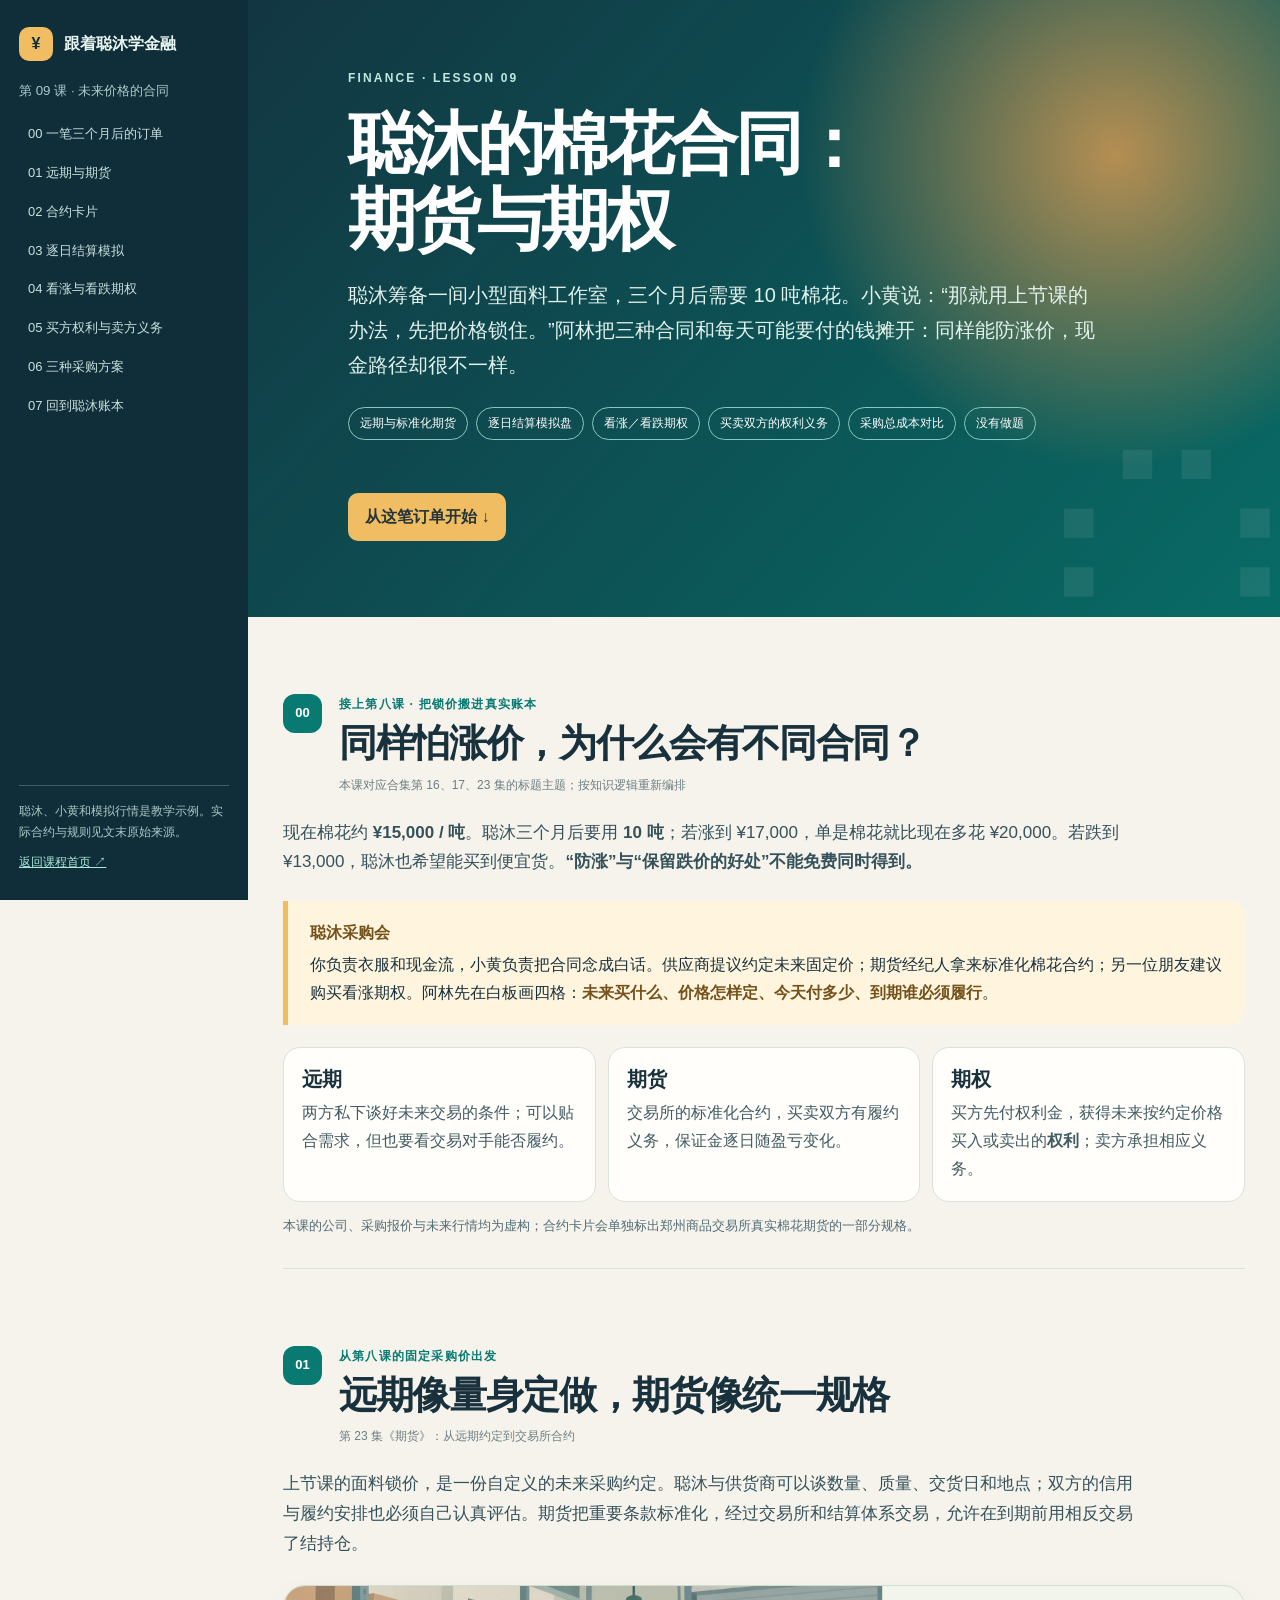
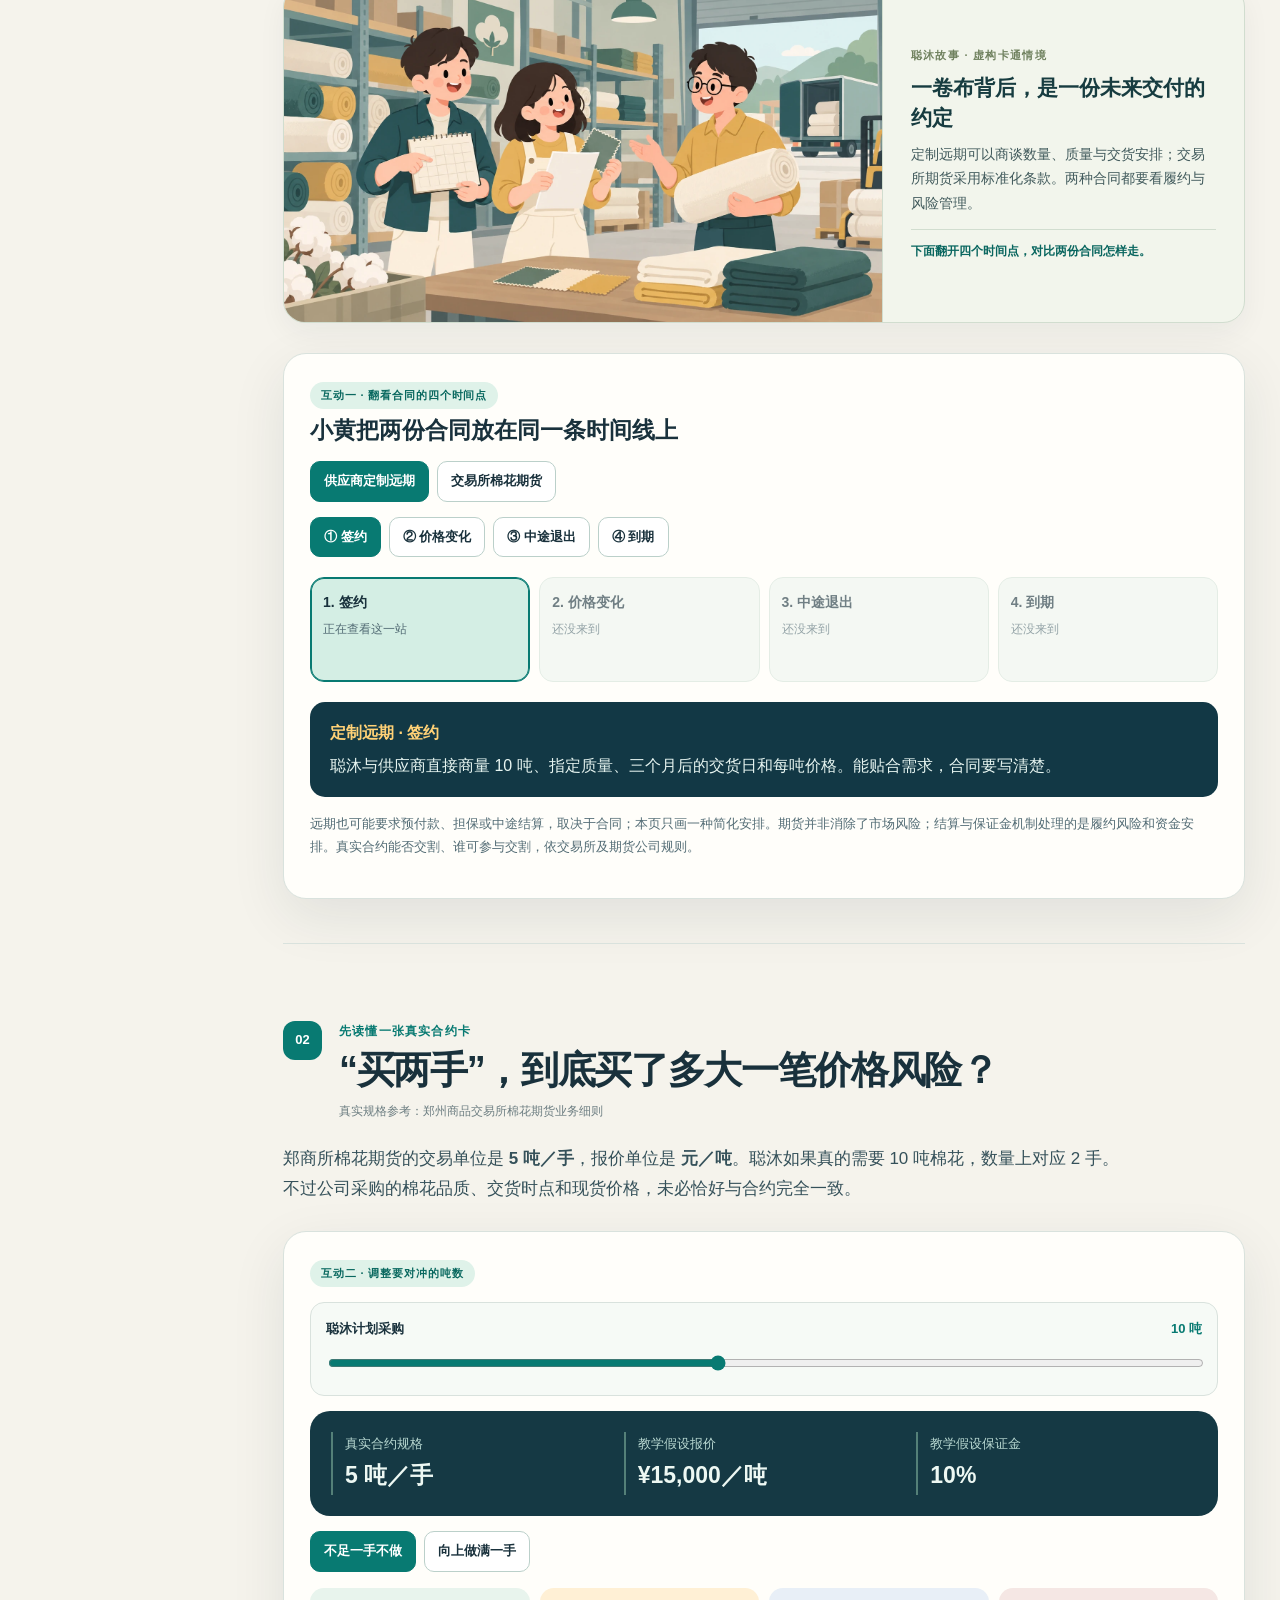
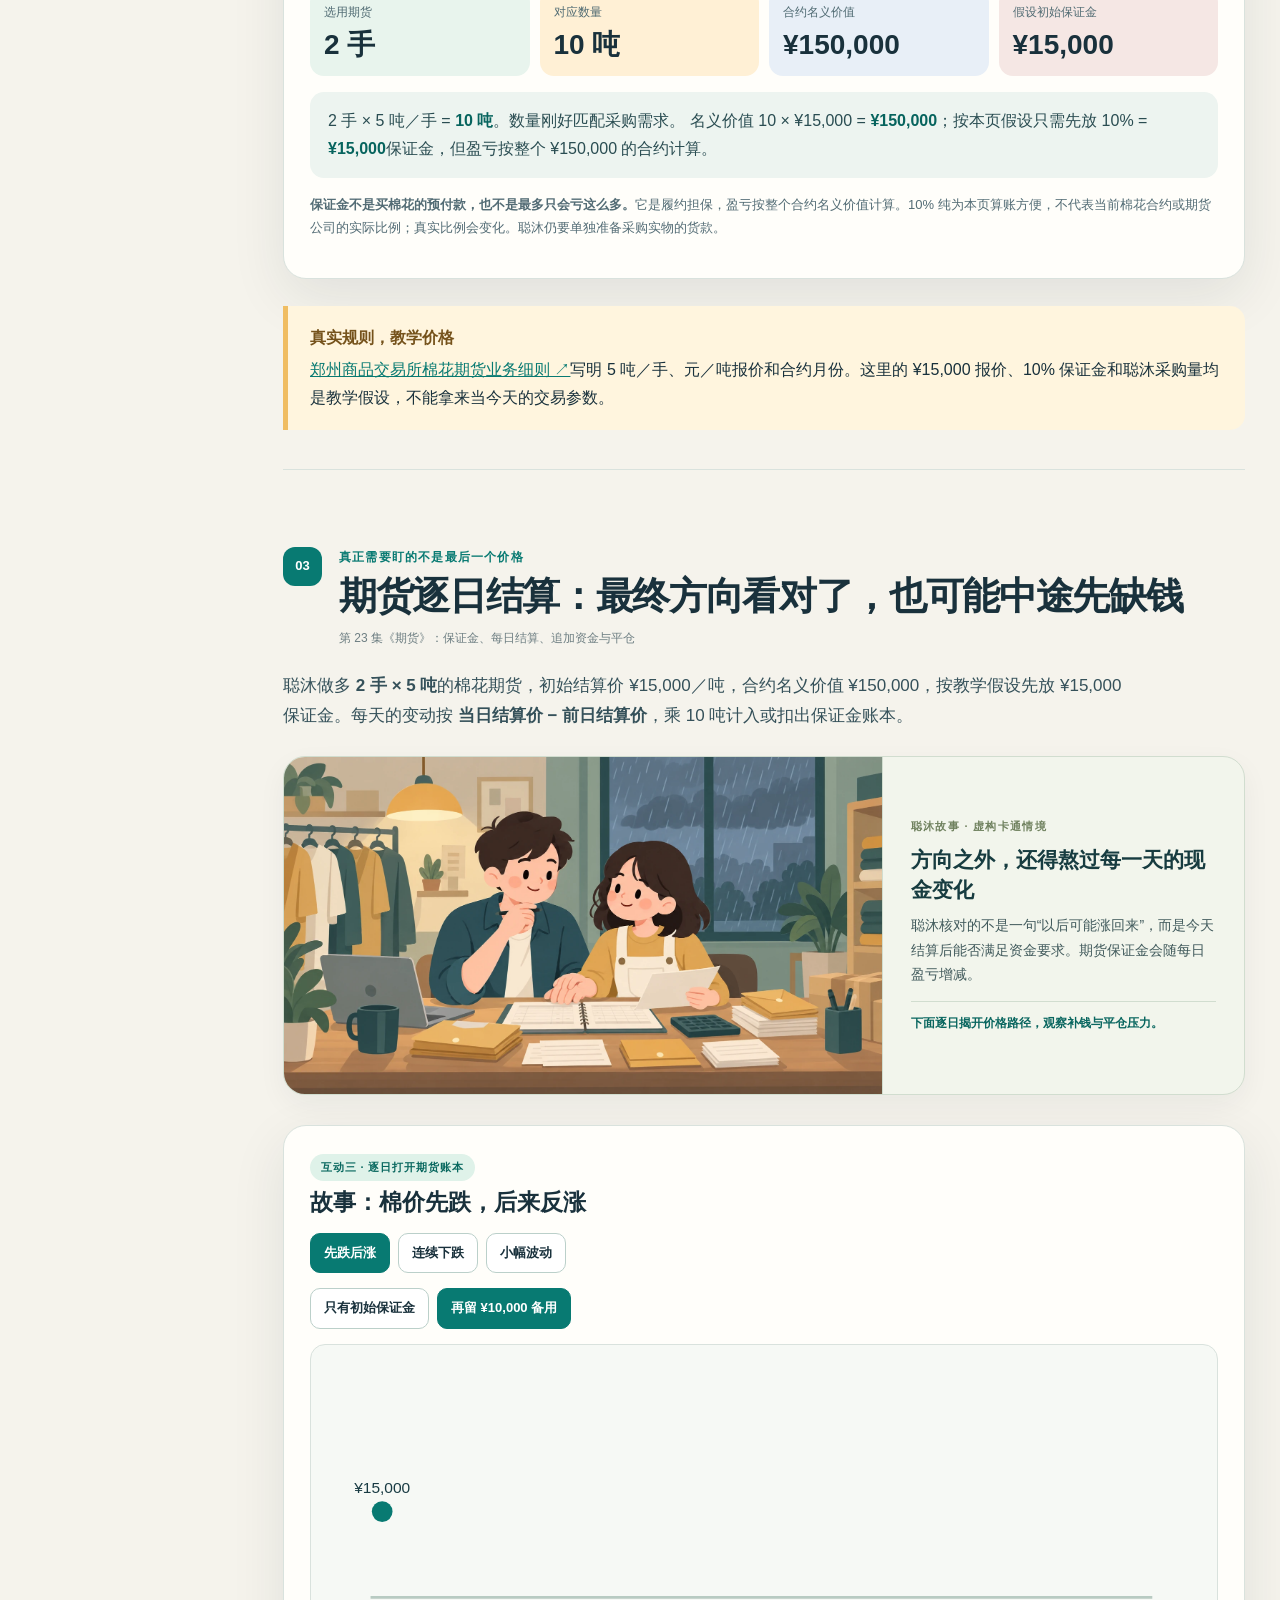
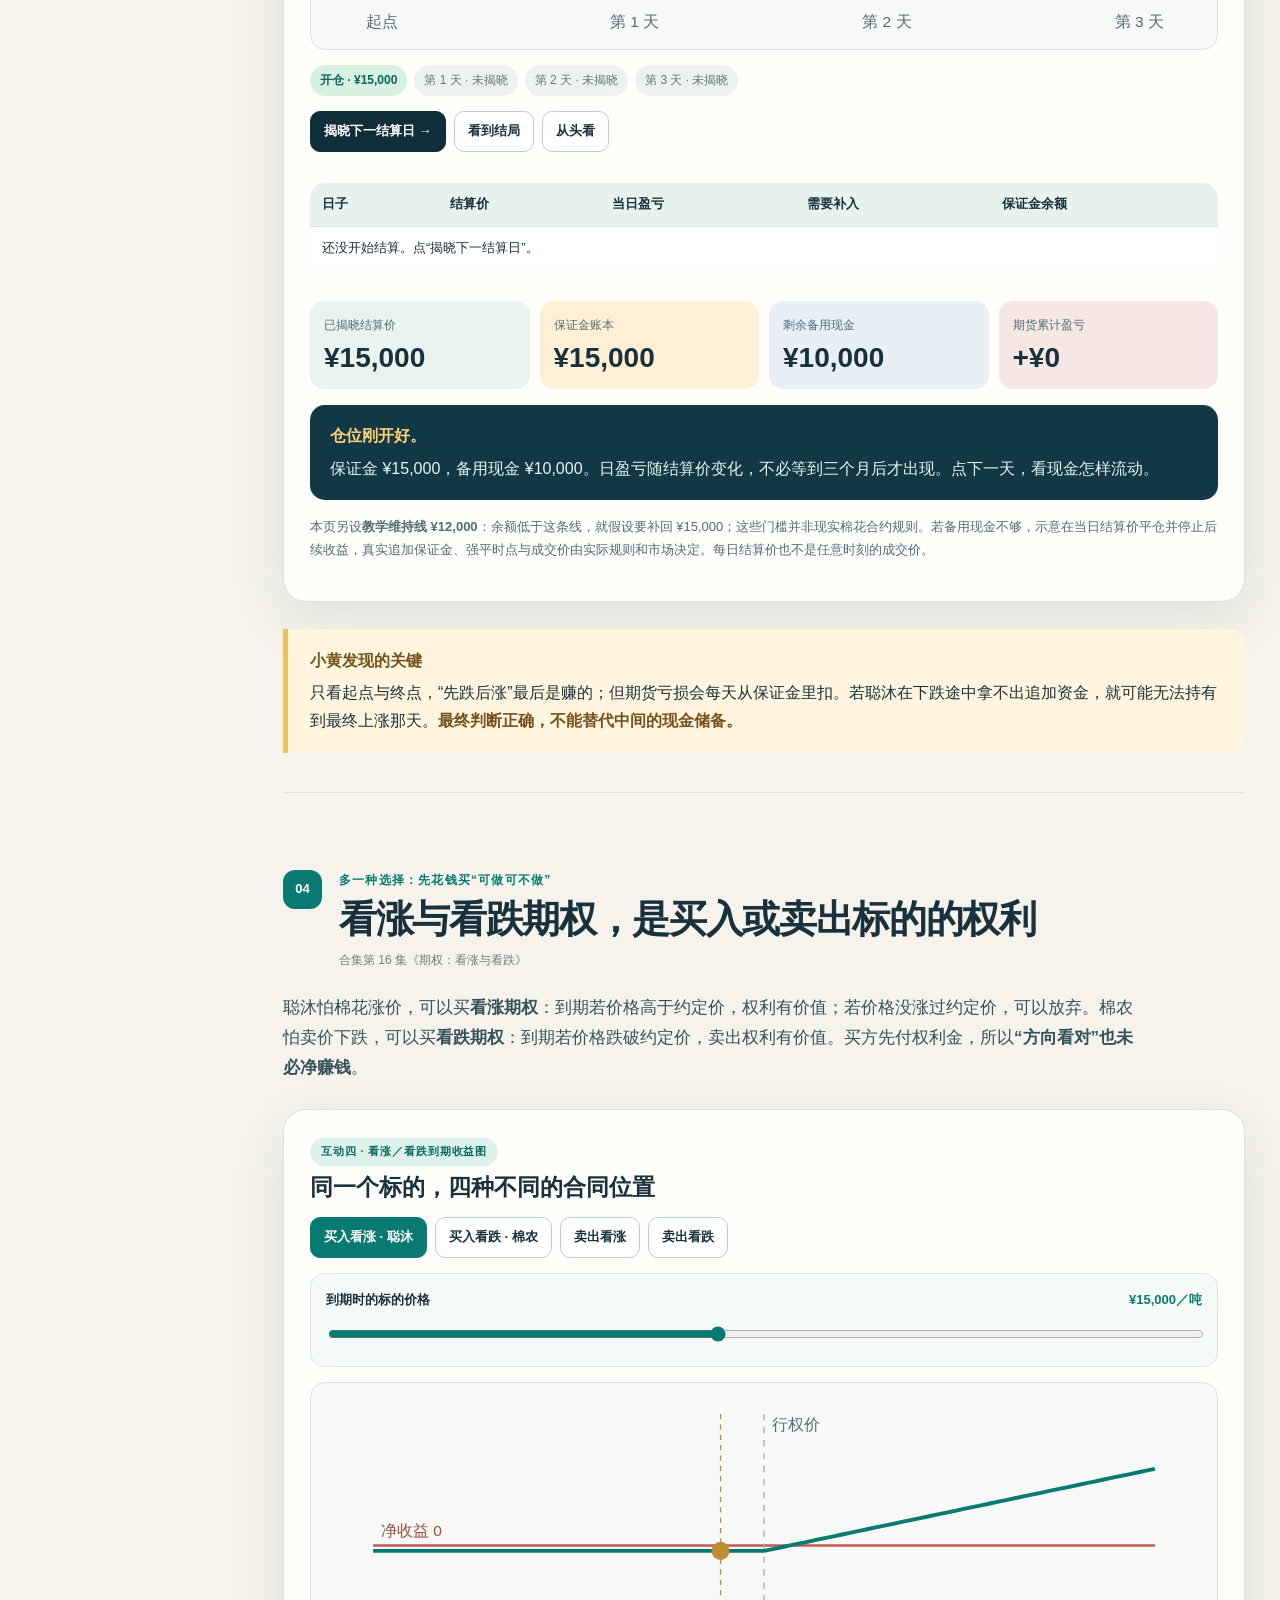
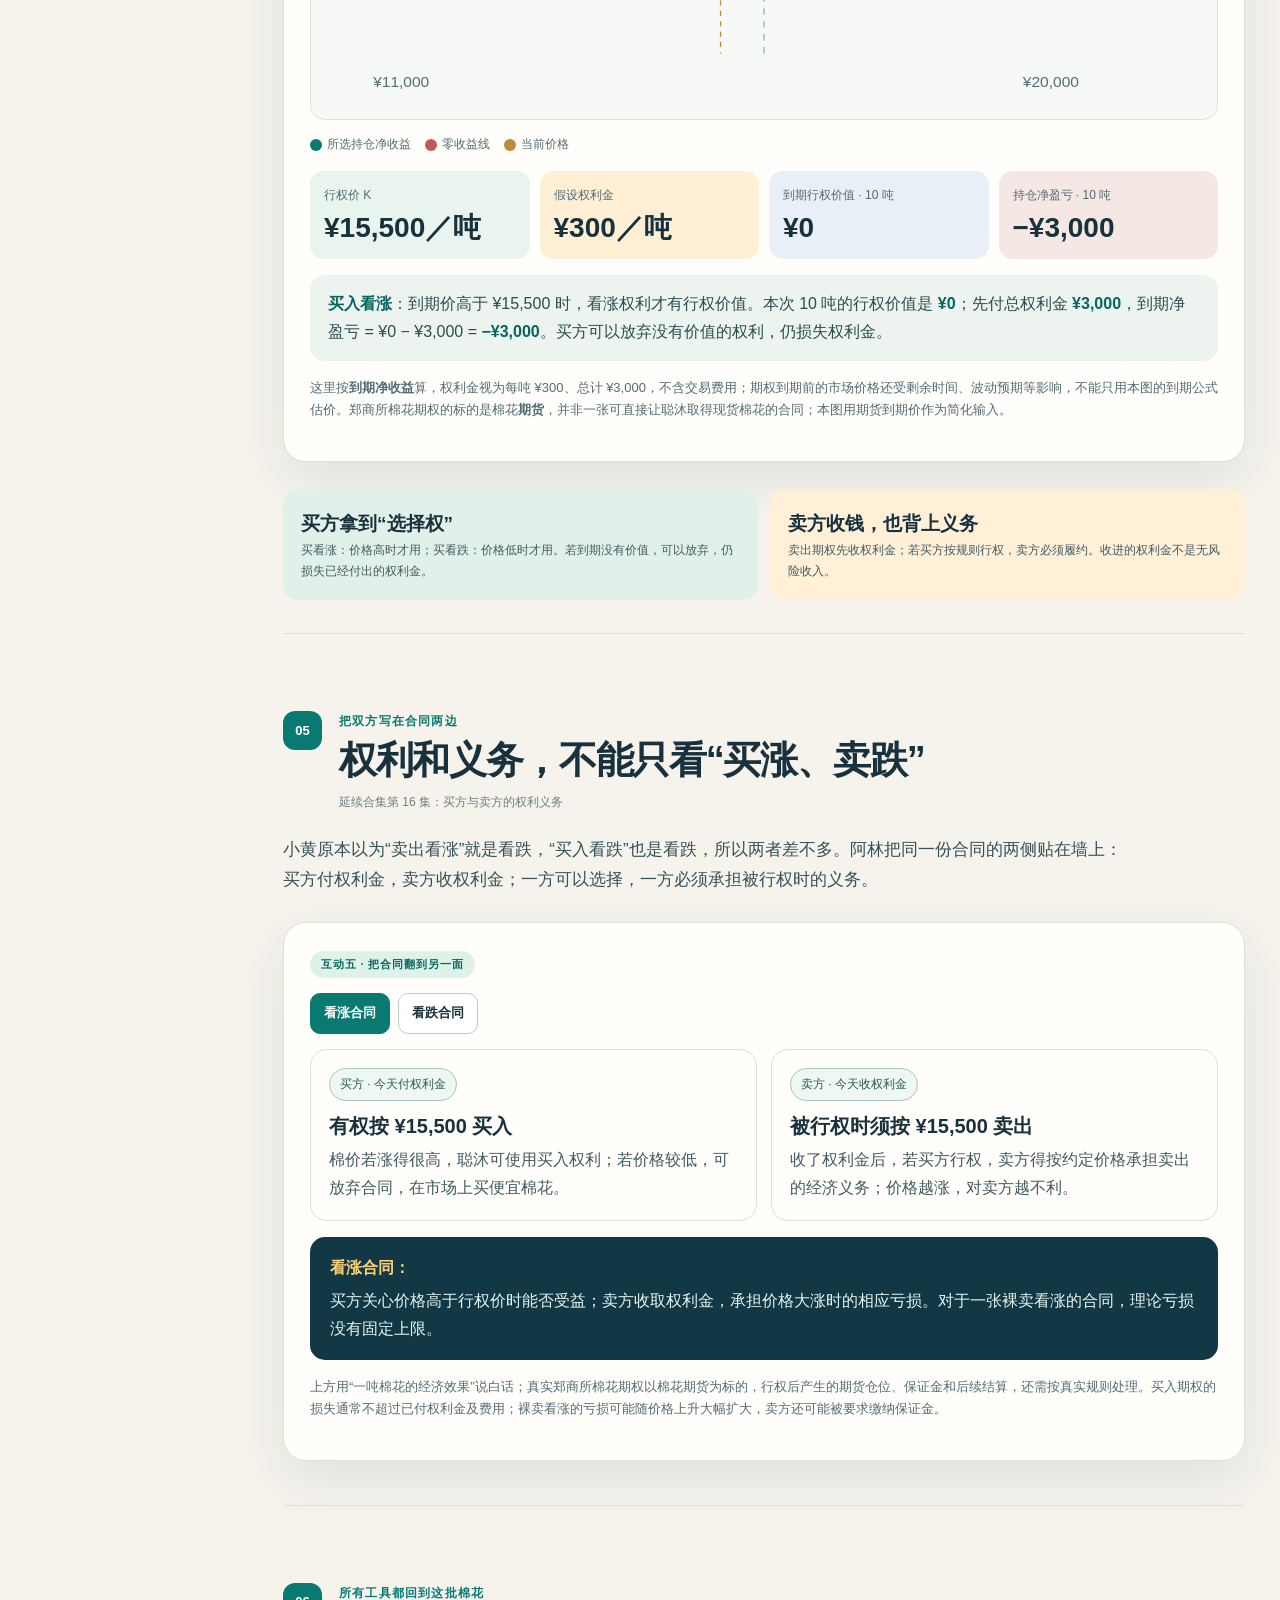
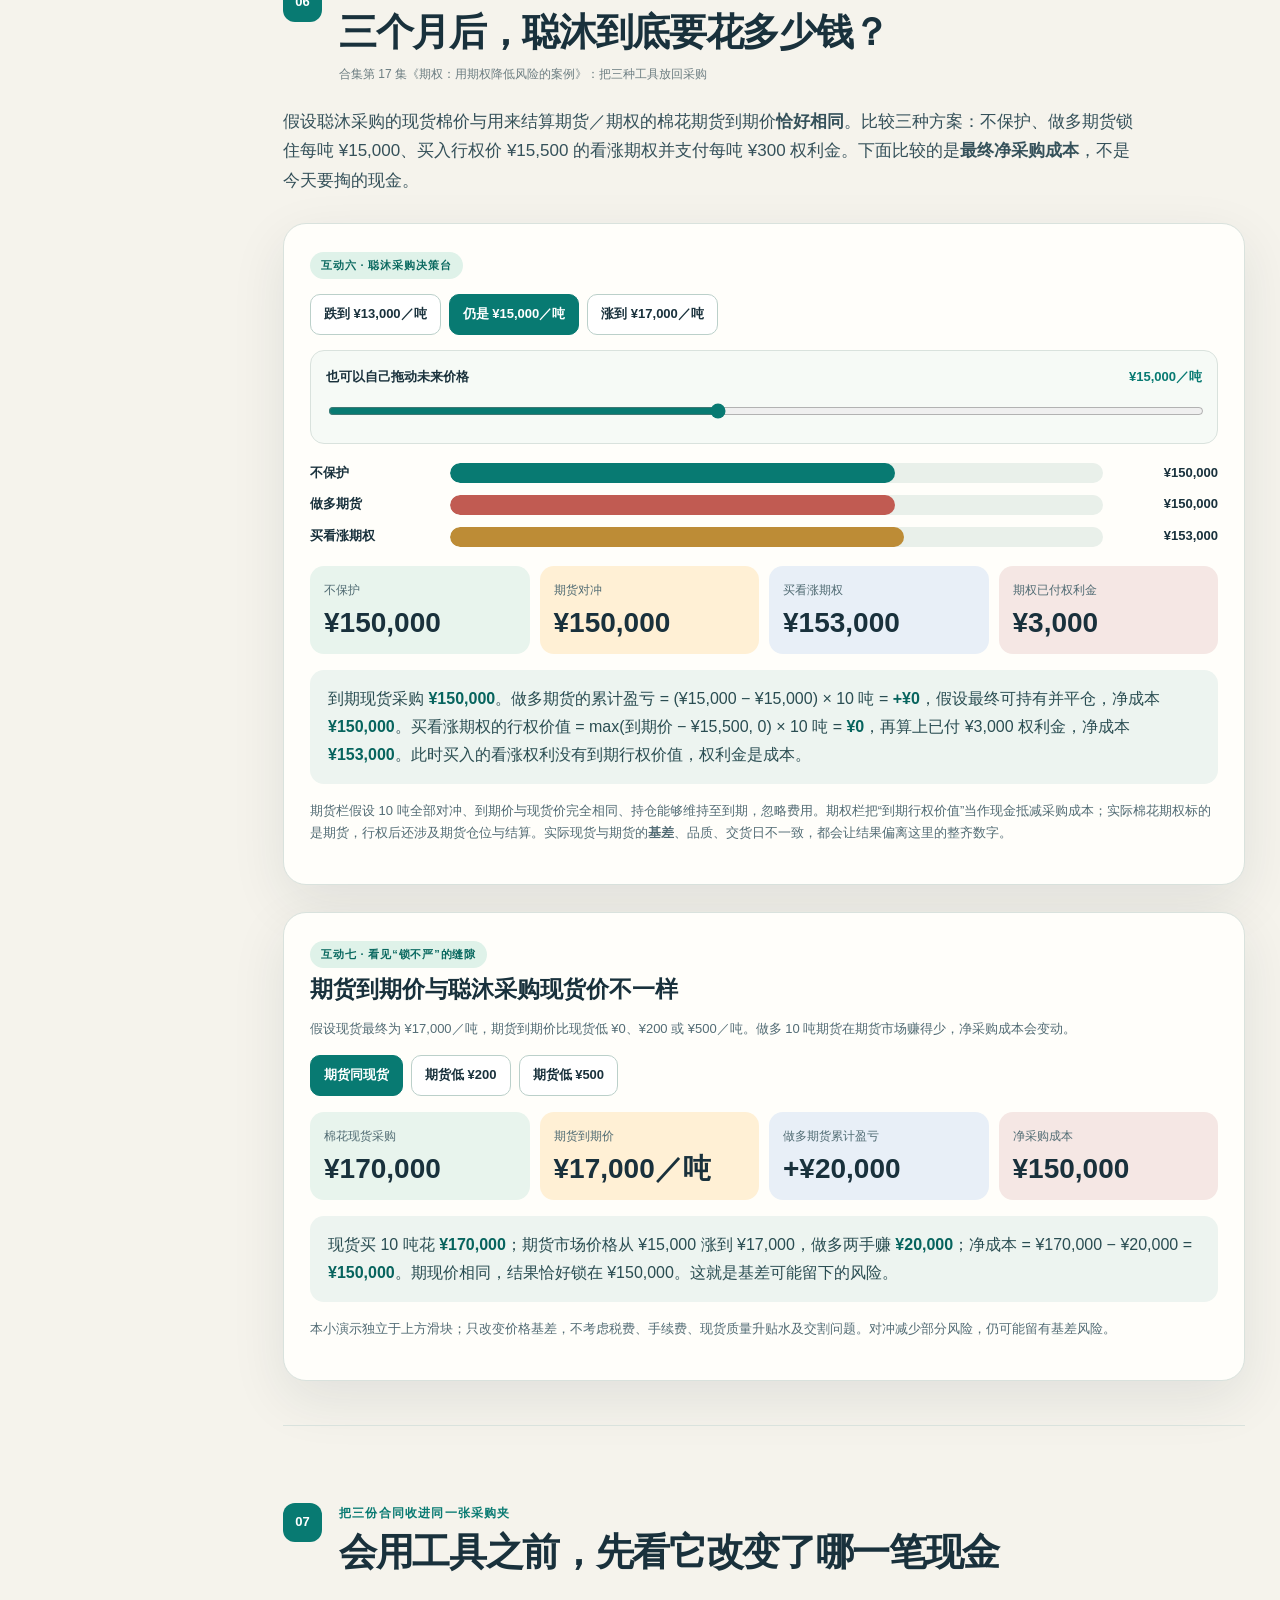
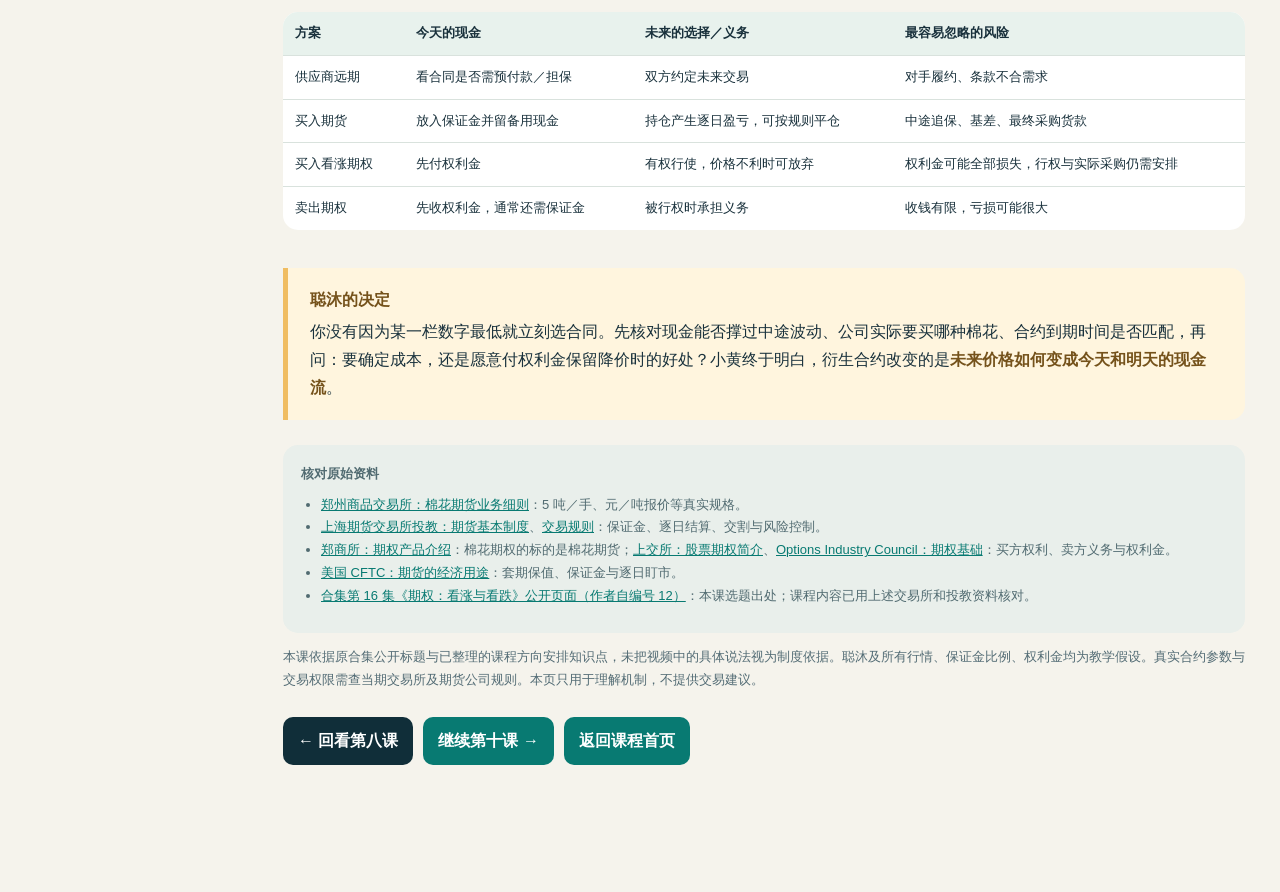
<file: finance-course-09.html>
<!doctype html>
<html lang="zh-CN">
<head>
  <meta charset="utf-8"><meta name="viewport" content="width=device-width, initial-scale=1">
  <meta name="description" content="跟着聪沐服装公司与小黄，用采购棉花的故事互动理解远期、期货、保证金、逐日结算、看涨看跌期权与套期保值。">
  <title>第 09 课｜聪沐的棉花合同：期货与期权</title>
  <style>
    :root{--ink:#19313c;--muted:#536c75;--navy:#102e39;--teal:#087a72;--mint:#dff2e9;--gold:#f0bd62;--rose:#c15b52;--paper:#f5f3ec;--card:#fffefa;--line:#d9e2dd;--shadow:0 18px 55px rgba(17,48,58,.09)}
    *{box-sizing:border-box}html{scroll-behavior:smooth}body{margin:0;background:var(--paper);color:var(--ink);font-family:-apple-system,BlinkMacSystemFont,"PingFang SC","Microsoft YaHei",sans-serif;line-height:1.75}button,input{font:inherit}button{cursor:pointer}a{color:var(--teal)}.layout{display:grid;grid-template-columns:248px minmax(0,1fr);min-height:100vh}.rail{position:sticky;top:0;height:100vh;overflow:auto;background:var(--navy);padding:27px 19px;color:#e9f6f2;display:flex;flex-direction:column}.brand{display:flex;align-items:center;gap:11px;font-weight:900;line-height:1.3}.mark{width:34px;height:34px;display:grid;place-items:center;border-radius:10px;background:var(--gold);color:var(--navy)}.rail small{display:block;color:#abc9c7;margin:18px 0 14px}.rail nav{display:grid;gap:2px}.rail nav a{color:#c9e1de;text-decoration:none;border-radius:9px;padding:7px 9px;font-size:13px}.rail nav a:hover,.rail nav a:focus-visible{background:#28515a;color:white}.rail-bottom{margin-top:auto;border-top:1px solid #3c5e66;padding-top:15px;font-size:12px;color:#abc8c6}.rail-bottom a{display:block;color:#a9e9dc;margin-top:9px}.main{min-width:0}.hero{background:radial-gradient(circle at 84% 25%,#b58e52 0,transparent 32%),linear-gradient(132deg,#123642,#086b65);color:white;padding:68px max(30px,calc((100vw - 1080px)/2)) 76px;position:relative;overflow:hidden}.hero:after{content:"◌";position:absolute;right:1%;bottom:-170px;font-size:470px;line-height:1;opacity:.075}.hero>*{position:relative;z-index:1}.eyebrow{font-size:12px;letter-spacing:.18em;font-weight:900;color:#bfe9df}.hero h1{font-size:clamp(38px,5.3vw,72px);line-height:1.12;letter-spacing:-.052em;margin:17px 0 20px}.hero p{font-size:clamp(17px,2.1vw,20px);color:#e1f2ee;max-width:750px;margin:0 0 24px}.chips{display:flex;gap:8px;flex-wrap:wrap}.chips span{border:1px solid #8ac6bc;border-radius:100px;padding:5px 11px;font-size:12px}.go{display:inline-block;background:var(--gold);color:#253438;text-decoration:none;border-radius:10px;padding:10px 17px;font-weight:900;margin-top:25px}.content{max-width:1030px;margin:auto;padding:0 34px 110px}.chapter{padding:77px 0 17px;scroll-margin-top:20px}.chapter+.chapter{border-top:1px solid var(--line)}.head{display:flex;gap:17px;align-items:flex-start;margin-bottom:20px}.n{flex:none;width:39px;height:39px;display:grid;place-items:center;border-radius:12px;background:var(--teal);color:white;font-size:13px;font-weight:900}.kicker{font-size:12px;letter-spacing:.1em;color:var(--teal);font-weight:900;margin:0 0 4px}.head h2{font-size:clamp(26px,3.2vw,38px);line-height:1.28;letter-spacing:-.035em;margin:0}.ep{display:inline-block;color:#6d7e82;font-size:12px;margin-top:7px}.intro{font-size:17px;color:#35515a;max-width:850px;margin:0 0 24px}.story{border-left:5px solid var(--gold);background:#fff5de;border-radius:0 15px 15px 0;padding:18px 22px;margin:22px 0}.story b{color:#75521b}.story p{margin:4px 0 0}.sim{background:var(--card);border:1px solid var(--line);border-radius:23px;box-shadow:var(--shadow);padding:26px;margin:27px 0}.sim h3{font-size:23px;line-height:1.28;margin:7px 0}.tag{display:inline-block;background:var(--mint);color:#09685f;border-radius:100px;padding:4px 11px;font-size:11px;font-weight:900;letter-spacing:.08em}.btns{display:flex;gap:8px;flex-wrap:wrap;margin:15px 0}.btn{border:1px solid #bbd0ca;border-radius:10px;background:white;color:var(--ink);padding:8px 13px;font-size:13px;font-weight:900}.btn:hover,.btn:focus-visible{background:#e8f5ef;border-color:var(--teal)}.btn.active{background:var(--teal);color:white;border-color:var(--teal)}.btn.primary{background:var(--navy);color:white;border-color:var(--navy)}.btn:disabled{opacity:.45;cursor:default}.btn:focus-visible,a:focus-visible,input:focus-visible{outline:3px solid var(--gold);outline-offset:2px}.two{display:grid;grid-template-columns:1fr 1fr;gap:14px}.three{display:grid;grid-template-columns:repeat(3,1fr);gap:12px}.card{background:#fffefa;border:1px solid var(--line);border-radius:17px;padding:18px}.card h3{font-size:20px;line-height:1.3;margin:0 0 7px}.card p{margin:0;color:#425b62}.metric-grid{display:grid;grid-template-columns:repeat(4,1fr);gap:10px;margin:16px 0}.metric{border-radius:14px;background:#e8f4ed;padding:14px}.metric:nth-child(2){background:#fff0d5}.metric:nth-child(3){background:#e8eff7}.metric:nth-child(4){background:#f5e7e4}.metric small{display:block;color:#506b73;font-size:12px}.metric strong{display:block;font-size:clamp(19px,2.5vw,28px);line-height:1.2;margin-top:5px}.formula{border-radius:14px;background:#edf4f0;color:#2a4d52;padding:15px 18px;margin:16px 0}.formula b{color:#07645e}.note{font-size:13px;color:var(--muted);margin:13px 0}.reveal{border-radius:15px;background:#123845;color:#e7f5f1;padding:17px 20px;margin:16px 0}.reveal b{color:#ffd176}.reveal p{margin:5px 0 0}.table-wrap{overflow:auto}.simple-table{border-collapse:collapse;width:100%;background:white;border-radius:15px;overflow:hidden;margin:16px 0;font-size:13px}.simple-table th,.simple-table td{padding:10px 12px;border-bottom:1px solid var(--line);text-align:left;vertical-align:top}.simple-table th{background:#e8f2ed}.simple-table tr:last-child td{border-bottom:none}.good{color:#08766e;font-weight:900}.bad{color:#be5249;font-weight:900}.step-pills{display:flex;flex-wrap:wrap;gap:7px;margin:15px 0}.step-pills span{padding:5px 10px;border-radius:100px;background:#edf2ee;color:#61777b;font-size:12px}.step-pills span.done{background:#d8f0e4;color:#07665d;font-weight:900}.step-pills span.warn{background:#f9dfd8;color:#a5443c}.payoff{width:100%;height:auto;background:#f6f9f5;border:1px solid var(--line);border-radius:15px;margin:14px 0;display:block}.rangebox{background:#f6faf6;border:1px solid var(--line);border-radius:14px;padding:15px;margin:15px 0}.rangebox label{display:flex;justify-content:space-between;gap:10px;font-weight:900;font-size:13px}.rangebox output{color:var(--teal)}.rangebox input{width:100%;accent-color:var(--teal);margin-top:14px}.sourcebox{background:#e9efeb;border-radius:15px;padding:18px;color:#516b71;font-size:13px;margin-top:25px}.sourcebox ul{margin:8px 0;padding-left:20px}.sourcebox a{overflow-wrap:anywhere}.footnav{display:flex;gap:10px;flex-wrap:wrap;margin-top:25px}.footnav a{background:var(--navy);color:white;border-radius:10px;text-decoration:none;padding:10px 15px;font-weight:900}.footnav a+a{background:var(--teal)}.timeline{display:grid;grid-template-columns:repeat(4,1fr);gap:9px;margin:20px 0}.station{background:#edf4ef;border:1px solid #d4e2d9;border-radius:14px;padding:12px;min-height:105px}.station b,.station small{display:block}.station b{font-size:14px}.station small{color:var(--muted);font-size:12px;margin-top:4px}.station.current{background:#d4eee4;border-color:var(--teal);box-shadow:inset 0 0 0 1px var(--teal)}.station.failed{background:#f8e0d9;border-color:var(--rose)}.station.future{opacity:.62}.ticket{background:#153944;color:#edf8f3;border-radius:20px;padding:21px;display:grid;grid-template-columns:repeat(3,1fr);gap:12px;margin:15px 0}.ticket div{border-left:2px solid #548078;padding-left:12px}.ticket small{display:block;color:#b8d8d1}.ticket b{font-size:23px}.option-art{display:grid;grid-template-columns:1fr 1fr;gap:12px;margin:16px 0}.option-art>div{border-radius:15px;padding:18px;background:#e1f1e9}.option-art>div+div{background:#fff0d7}.option-art b{display:block;font-size:19px}.option-art span{display:block;font-size:12px;color:#425b62}.legend{display:flex;gap:14px;flex-wrap:wrap;color:var(--muted);font-size:12px}.legend i{display:inline-block;width:12px;height:12px;border-radius:50%;margin-right:5px;vertical-align:middle;background:var(--teal)}.legend span:nth-child(2) i{background:var(--rose)}.legend span:nth-child(3) i{background:#bd8c36}.compare-bars{display:grid;gap:9px;margin:18px 0}.bar-row{display:grid;grid-template-columns:130px 1fr 105px;align-items:center;gap:10px;font-size:13px;font-weight:900}.bar-track{height:20px;background:#e9f0ea;border-radius:20px;overflow:hidden}.bar-track i{height:100%;display:block;background:var(--teal);border-radius:20px}.bar-row:nth-child(2) i{background:var(--rose)}.bar-row:nth-child(3) i{background:#bd8c36}.bar-row strong{text-align:right}.stamp{font-size:12px;border:1px solid #a7c7bc;border-radius:100px;padding:5px 10px;display:inline-block;color:#285b55;background:#eff7f2;margin-bottom:12px}@media(max-width:1120px){.layout{grid-template-columns:1fr}.rail{position:relative;height:auto;padding:14px 24px}.rail small,.rail-bottom{display:none}.rail nav{display:flex;gap:8px;white-space:nowrap;overflow:auto;margin-top:9px}.hero{padding:54px 34px}.content{padding:0 25px 85px}}@media(max-width:760px){.hero{padding:43px 22px}.content{padding:0 18px 75px}.chapter{padding-top:58px}.sim{padding:18px}.two,.three,.option-art{grid-template-columns:1fr}.metric-grid{grid-template-columns:repeat(2,1fr)}.ticket{grid-template-columns:1fr 1fr}.timeline{grid-template-columns:1fr 1fr}}@media(max-width:450px){.metric-grid,.ticket{grid-template-columns:1fr}.hero h1{font-size:37px}.head{gap:10px}.simple-table th,.simple-table td{padding:8px}.bar-row{grid-template-columns:92px 1fr 82px;font-size:11px}}@media(prefers-reduced-motion:reduce){html{scroll-behavior:auto}}
  </style>
<link rel="stylesheet" href="assets/course-art.css?v=20260928-art">
</head>
<body><div class="layout"><aside class="rail" aria-label="课程导航"><div class="brand"><span class="mark">¥</span><span>跟着聪沐学金融</span></div><small>第 09 课 · 未来价格的合同</small><nav><a href="#opening">00 一笔三个月后的订单</a><a href="#forward">01 远期与期货</a><a href="#ticket">02 合约卡片</a><a href="#margin">03 逐日结算模拟</a><a href="#option">04 看涨与看跌期权</a><a href="#seller">05 买方权利与卖方义务</a><a href="#choice">06 三种采购方案</a><a href="#finish">07 回到聪沐账本</a></nav><div class="rail-bottom">聪沐、小黄和模拟行情是教学示例。实际合约与规则见文末原始来源。<a href="index.html">返回课程首页 ↗</a></div></aside>
<main class="main"><header class="hero"><div class="eyebrow">FINANCE · LESSON 09</div><h1>聪沐的棉花合同：<br>期货与期权</h1><p>聪沐筹备一间小型面料工作室，三个月后需要 10 吨棉花。小黄说：“那就用上节课的办法，先把价格锁住。”阿林把三种合同和每天可能要付的钱摊开：同样能防涨价，现金路径却很不一样。</p><div class="chips"><span>远期与标准化期货</span><span>逐日结算模拟盘</span><span>看涨／看跌期权</span><span>买卖双方的权利义务</span><span>采购总成本对比</span><span>没有做题</span></div><br><a class="go" href="#opening">从这笔订单开始 ↓</a></header>
<div class="content">
  <section class="chapter" id="opening"><div class="head"><span class="n">00</span><div><p class="kicker">接上第八课 · 把锁价搬进真实账本</p><h2>同样怕涨价，为什么会有不同合同？</h2><span class="ep">本课对应合集第 16、17、23 集的标题主题；按知识逻辑重新编排</span></div></div><p class="intro">现在棉花约 <b>¥15,000 / 吨</b>。聪沐三个月后要用 <b>10 吨</b>；若涨到 ¥17,000，单是棉花就比现在多花 ¥20,000。若跌到 ¥13,000，聪沐也希望能买到便宜货。<b>“防涨”与“保留跌价的好处”不能免费同时得到。</b></p><div class="story"><b>聪沐采购会</b><p>你负责衣服和现金流，小黄负责把合同念成白话。供应商提议约定未来固定价；期货经纪人拿来标准化棉花合约；另一位朋友建议购买看涨期权。阿林先在白板画四格：<b>未来买什么、价格怎样定、今天付多少、到期谁必须履行</b>。</p></div><div class="three"><div class="card"><h3>远期</h3><p>两方私下谈好未来交易的条件；可以贴合需求，但也要看交易对手能否履约。</p></div><div class="card"><h3>期货</h3><p>交易所的标准化合约，买卖双方有履约义务，保证金逐日随盈亏变化。</p></div><div class="card"><h3>期权</h3><p>买方先付权利金，获得未来按约定价格买入或卖出的<b>权利</b>；卖方承担相应义务。</p></div></div><p class="note">本课的公司、采购报价与未来行情均为虚构；合约卡片会单独标出郑州商品交易所真实棉花期货的一部分规格。</p></section>

  <section class="chapter" id="forward"><div class="head"><span class="n">01</span><div><p class="kicker">从第八课的固定采购价出发</p><h2>远期像量身定做，期货像统一规格</h2><span class="ep">第 23 集《期货》：从远期约定到交易所合约</span></div></div><p class="intro">上节课的面料锁价，是一份自定义的未来采购约定。聪沐与供货商可以谈数量、质量、交货日和地点；双方的信用与履约安排也必须自己认真评估。期货把重要条款标准化，经过交易所和结算体系交易，允许在到期前用相反交易了结持仓。</p>
<figure class="course-art"><img src="assets/course-contracts.webp" alt="一卷布背后，是一份未来交付的约定：定制远期可以商谈数量、质量与交货安排；交易所期货采用标准化条款。两种合同都要看履约与风险管理。" width="1672" height="941" loading="lazy" decoding="async"><figcaption><span class="course-art-label">聪沐故事 · 虚构卡通情境</span><strong class="course-art-title">一卷布背后，是一份未来交付的约定</strong><span class="course-art-copy">定制远期可以商谈数量、质量与交货安排；交易所期货采用标准化条款。两种合同都要看履约与风险管理。</span><span class="course-art-next">下面翻开四个时间点，对比两份合同怎样走。</span></figcaption></figure>
<div class="sim"><span class="tag">互动一 · 翻看合同的四个时间点</span><h3>小黄把两份合同放在同一条时间线上</h3><div class="btns" role="group" aria-label="合同类型"><button class="btn active" type="button" data-contract="forward" aria-pressed="true">供应商定制远期</button><button class="btn" type="button" data-contract="futures" aria-pressed="false">交易所棉花期货</button></div><div class="btns" role="group" aria-label="合同时间点"><button class="btn active" type="button" data-stage="0" aria-pressed="true">① 签约</button><button class="btn" type="button" data-stage="1" aria-pressed="false">② 价格变化</button><button class="btn" type="button" data-stage="2" aria-pressed="false">③ 中途退出</button><button class="btn" type="button" data-stage="3" aria-pressed="false">④ 到期</button></div><div class="timeline" id="contractTimeline"></div><div class="reveal" id="contractExplain" aria-live="polite"></div><p class="note">远期也可能要求预付款、担保或中途结算，取决于合同；本页只画一种简化安排。期货并非消除了市场风险；结算与保证金机制处理的是履约风险和资金安排。真实合约能否交割、谁可参与交割，依交易所及期货公司规则。</p></div></section>

  <section class="chapter" id="ticket"><div class="head"><span class="n">02</span><div><p class="kicker">先读懂一张真实合约卡</p><h2>“买两手”，到底买了多大一笔价格风险？</h2><span class="ep">真实规格参考：郑州商品交易所棉花期货业务细则</span></div></div><p class="intro">郑商所棉花期货的交易单位是 <b>5 吨／手</b>，报价单位是 <b>元／吨</b>。聪沐如果真的需要 10 吨棉花，数量上对应 2 手。不过公司采购的棉花品质、交货时点和现货价格，未必恰好与合约完全一致。</p><div class="sim"><span class="tag">互动二 · 调整要对冲的吨数</span><div class="rangebox"><label for="tonSlider">聪沐计划采购 <output id="tonOut">10 吨</output></label><input id="tonSlider" type="range" min="2" max="20" step="1" value="10"></div><div class="ticket"><div><small>真实合约规格</small><b>5 吨／手</b></div><div><small>教学假设报价</small><b>¥15,000／吨</b></div><div><small>教学假设保证金</small><b>10%</b></div></div><div class="btns" role="group" aria-label="手数取整"><button class="btn active" type="button" data-round="floor" aria-pressed="true">不足一手不做</button><button class="btn" type="button" data-round="ceil" aria-pressed="false">向上做满一手</button></div><div class="metric-grid"><div class="metric"><small>选用期货</small><strong id="lotsOut">2 手</strong></div><div class="metric"><small>对应数量</small><strong id="coveredOut">10 吨</strong></div><div class="metric"><small>合约名义价值</small><strong id="notionalOut">¥150,000</strong></div><div class="metric"><small>假设初始保证金</small><strong id="initialOut">¥15,000</strong></div></div><div class="formula" id="contractMath"></div><p class="note"><b>保证金不是买棉花的预付款，也不是最多只会亏这么多。</b>它是履约担保，盈亏按整个合约名义价值计算。10% 纯为本页算账方便，不代表当前棉花合约或期货公司的实际比例；真实比例会变化。聪沐仍要单独准备采购实物的货款。</p></div><div class="story"><b>真实规则，教学价格</b><p><a href="https://www.czce.com.cn/cn/flfg/zcjywgz/pzxz/webinfo/2024/02/1708568084281851.htm" target="_blank" rel="noopener noreferrer">郑州商品交易所棉花期货业务细则 ↗</a>写明 5 吨／手、元／吨报价和合约月份。这里的 ¥15,000 报价、10% 保证金和聪沐采购量均是教学假设，不能拿来当今天的交易参数。</p></div></section>

  <section class="chapter" id="margin"><div class="head"><span class="n">03</span><div><p class="kicker">真正需要盯的不是最后一个价格</p><h2>期货逐日结算：最终方向看对了，也可能中途先缺钱</h2><span class="ep">第 23 集《期货》：保证金、每日结算、追加资金与平仓</span></div></div><p class="intro">聪沐做多 <b>2 手 × 5 吨</b>的棉花期货，初始结算价 ¥15,000／吨，合约名义价值 ¥150,000，按教学假设先放 ¥15,000 保证金。每天的变动按 <b>当日结算价 − 前日结算价</b>，乘 10 吨计入或扣出保证金账本。</p>
<figure class="course-art"><img src="assets/finale-04.webp" alt="方向之外，还得熬过每一天的现金变化：聪沐核对的不是一句“以后可能涨回来”，而是今天结算后能否满足资金要求。期货保证金会随每日盈亏增减。" width="1672" height="941" loading="lazy" decoding="async"><figcaption><span class="course-art-label">聪沐故事 · 虚构卡通情境</span><strong class="course-art-title">方向之外，还得熬过每一天的现金变化</strong><span class="course-art-copy">聪沐核对的不是一句“以后可能涨回来”，而是今天结算后能否满足资金要求。期货保证金会随每日盈亏增减。</span><span class="course-art-next">下面逐日揭开价格路径，观察补钱与平仓压力。</span></figcaption></figure>
<div class="sim"><span class="tag">互动三 · 逐日打开期货账本</span><h3>故事：棉价先跌，后来反涨</h3><div class="btns" role="group" aria-label="价格路径"><button class="btn active" type="button" data-path="dip" aria-pressed="true">先跌后涨</button><button class="btn" type="button" data-path="fall" aria-pressed="false">连续下跌</button><button class="btn" type="button" data-path="calm" aria-pressed="false">小幅波动</button></div><div class="btns" role="group" aria-label="保证金之外的备用现金"><button class="btn" type="button" data-reserve="0" aria-pressed="false">只有初始保证金</button><button class="btn active" type="button" data-reserve="10000" aria-pressed="true">再留 ¥10,000 备用</button></div><svg id="priceSvg" class="payoff" viewBox="0 0 700 235" role="img" aria-label="棉花期货教学结算价走势"></svg><div class="step-pills" id="marginPills"></div><div class="btns"><button class="btn primary" id="marginNext" type="button">揭晓下一结算日 →</button><button class="btn" id="marginAll" type="button">看到结局</button><button class="btn" id="marginReset" type="button">从头看</button></div><div class="table-wrap"><table class="simple-table"><thead><tr><th>日子</th><th>结算价</th><th>当日盈亏</th><th>需要补入</th><th>保证金余额</th></tr></thead><tbody id="marginRows"></tbody></table></div><div class="metric-grid"><div class="metric"><small>已揭晓结算价</small><strong id="currentSettle">¥15,000</strong></div><div class="metric"><small>保证金账本</small><strong id="marginBalance">¥15,000</strong></div><div class="metric"><small>剩余备用现金</small><strong id="reserveLeft">¥10,000</strong></div><div class="metric"><small>期货累计盈亏</small><strong id="futuresPnl">¥0</strong></div></div><div class="reveal" id="marginExplain" aria-live="polite"></div><p class="note">本页另设<b>教学维持线 ¥12,000</b>：余额低于这条线，就假设要补回 ¥15,000；这些门槛并非现实棉花合约规则。若备用现金不够，示意在当日结算价平仓并停止后续收益，真实追加保证金、强平时点与成交价由实际规则和市场决定。每日结算价也不是任意时刻的成交价。</p></div><div class="story"><b>小黄发现的关键</b><p>只看起点与终点，“先跌后涨”最后是赚的；但期货亏损会每天从保证金里扣。若聪沐在下跌途中拿不出追加资金，就可能无法持有到最终上涨那天。<b>最终判断正确，不能替代中间的现金储备。</b></p></div></section>

  <section class="chapter" id="option"><div class="head"><span class="n">04</span><div><p class="kicker">多一种选择：先花钱买“可做可不做”</p><h2>看涨与看跌期权，是买入或卖出标的的权利</h2><span class="ep">合集第 16 集《期权：看涨与看跌》</span></div></div><p class="intro">聪沐怕棉花涨价，可以买<b>看涨期权</b>：到期若价格高于约定价，权利有价值；若价格没涨过约定价，可以放弃。棉农怕卖价下跌，可以买<b>看跌期权</b>：到期若价格跌破约定价，卖出权利有价值。买方先付权利金，所以<b>“方向看对”也未必净赚钱</b>。</p><div class="sim"><span class="tag">互动四 · 看涨／看跌到期收益图</span><h3>同一个标的，四种不同的合同位置</h3><div class="btns" role="group" aria-label="期权持仓"><button class="btn active" type="button" data-position="callBuy" aria-pressed="true">买入看涨 · 聪沐</button><button class="btn" type="button" data-position="putBuy" aria-pressed="false">买入看跌 · 棉农</button><button class="btn" type="button" data-position="callSell" aria-pressed="false">卖出看涨</button><button class="btn" type="button" data-position="putSell" aria-pressed="false">卖出看跌</button></div><div class="rangebox"><label for="optionSlider">到期时的标的价格 <output id="optionPrice">¥15,000／吨</output></label><input id="optionSlider" type="range" min="11000" max="20000" step="100" value="15000"></div><svg id="optionSvg" class="payoff" viewBox="0 0 700 260" role="img" aria-label="期权持仓到期净收益曲线"></svg><div class="legend"><span><i></i>所选持仓净收益</span><span><i></i>零收益线</span><span><i></i>当前价格</span></div><div class="metric-grid"><div class="metric"><small>行权价 K</small><strong>¥15,500／吨</strong></div><div class="metric"><small>假设权利金</small><strong>¥300／吨</strong></div><div class="metric"><small>到期行权价值 · 10 吨</small><strong id="optionIntrinsic">¥0</strong></div><div class="metric"><small>持仓净盈亏 · 10 吨</small><strong id="optionNet">−¥3,000</strong></div></div><div class="formula" id="optionExplain"></div><p class="note">这里按<b>到期净收益</b>算，权利金视为每吨 ¥300、总计 ¥3,000，不含交易费用；期权到期前的市场价格还受剩余时间、波动预期等影响，不能只用本图的到期公式估价。郑商所棉花期权的标的是棉花<b>期货</b>，并非一张可直接让聪沐取得现货棉花的合同；本图用期货到期价作为简化输入。</p></div><div class="option-art"><div><b>买方拿到“选择权”</b><span>买看涨：价格高时才用；买看跌：价格低时才用。若到期没有价值，可以放弃，仍损失已经付出的权利金。</span></div><div><b>卖方收钱，也背上义务</b><span>卖出期权先收权利金；若买方按规则行权，卖方必须履约。收进的权利金不是无风险收入。</span></div></div></section>

  <section class="chapter" id="seller"><div class="head"><span class="n">05</span><div><p class="kicker">把双方写在合同两边</p><h2>权利和义务，不能只看“买涨、卖跌”</h2><span class="ep">延续合集第 16 集：买方与卖方的权利义务</span></div></div><p class="intro">小黄原本以为“卖出看涨”就是看跌，“买入看跌”也是看跌，所以两者差不多。阿林把同一份合同的两侧贴在墙上：买方付权利金，卖方收权利金；一方可以选择，一方必须承担被行权时的义务。</p><div class="sim"><span class="tag">互动五 · 把合同翻到另一面</span><div class="btns" role="group" aria-label="合同种类"><button class="btn active" type="button" data-right="call" aria-pressed="true">看涨合同</button><button class="btn" type="button" data-right="put" aria-pressed="false">看跌合同</button></div><div class="two"><div class="card"><span class="stamp">买方 · 今天付权利金</span><h3 id="rightBuyerTitle">有权按 ¥15,500 买入</h3><p id="rightBuyerBody"></p></div><div class="card"><span class="stamp">卖方 · 今天收权利金</span><h3 id="rightSellerTitle">被行权时须按 ¥15,500 卖出</h3><p id="rightSellerBody"></p></div></div><div class="reveal" id="rightExplain"></div><p class="note">上方用“一吨棉花的经济效果”说白话；真实郑商所棉花期权以棉花期货为标的，行权后产生的期货仓位、保证金和后续结算，还需按真实规则处理。买入期权的损失通常不超过已付权利金及费用；裸卖看涨的亏损可能随价格上升大幅扩大，卖方还可能被要求缴纳保证金。</p></div></section>

  <section class="chapter" id="choice"><div class="head"><span class="n">06</span><div><p class="kicker">所有工具都回到这批棉花</p><h2>三个月后，聪沐到底要花多少钱？</h2><span class="ep">合集第 17 集《期权：用期权降低风险的案例》：把三种工具放回采购</span></div></div><p class="intro">假设聪沐采购的现货棉价与用来结算期货／期权的棉花期货到期价<b>恰好相同</b>。比较三种方案：不保护、做多期货锁住每吨 ¥15,000、买入行权价 ¥15,500 的看涨期权并支付每吨 ¥300 权利金。下面比较的是<b>最终净采购成本</b>，不是今天要掏的现金。</p><div class="sim"><span class="tag">互动六 · 聪沐采购决策台</span><div class="btns" role="group" aria-label="三个月后棉花现货价格"><button class="btn" type="button" data-spot="13000" aria-pressed="false">跌到 ¥13,000／吨</button><button class="btn active" type="button" data-spot="15000" aria-pressed="true">仍是 ¥15,000／吨</button><button class="btn" type="button" data-spot="17000" aria-pressed="false">涨到 ¥17,000／吨</button></div><div class="rangebox"><label for="spotSlider">也可以自己拖动未来价格 <output id="spotOut">¥15,000／吨</output></label><input id="spotSlider" type="range" min="11000" max="20000" step="100" value="15000"></div><div class="compare-bars" id="costBars" aria-label="三种方案的最终净采购成本"></div><div class="metric-grid"><div class="metric"><small>不保护</small><strong id="costOpen">¥150,000</strong></div><div class="metric"><small>期货对冲</small><strong id="costFutures">¥150,000</strong></div><div class="metric"><small>买看涨期权</small><strong id="costCall">¥153,000</strong></div><div class="metric"><small>期权已付权利金</small><strong>¥3,000</strong></div></div><div class="formula" id="choiceExplain"></div><p class="note">期货栏假设 10 吨全部对冲、到期价与现货价完全相同、持仓能够维持至到期，忽略费用。期权栏把“到期行权价值”当作现金抵减采购成本；实际棉花期权标的是期货，行权后还涉及期货仓位与结算。实际现货与期货的<b>基差</b>、品质、交货日不一致，都会让结果偏离这里的整齐数字。</p></div><div class="sim"><span class="tag">互动七 · 看见“锁不严”的缝隙</span><h3>期货到期价与聪沐采购现货价不一样</h3><p class="note">假设现货最终为 ¥17,000／吨，期货到期价比现货低 ¥0、¥200 或 ¥500／吨。做多 10 吨期货在期货市场赚得少，净采购成本会变动。</p><div class="btns" role="group" aria-label="期现价差"><button class="btn active" type="button" data-basis="0" aria-pressed="true">期货同现货</button><button class="btn" type="button" data-basis="200" aria-pressed="false">期货低 ¥200</button><button class="btn" type="button" data-basis="500" aria-pressed="false">期货低 ¥500</button></div><div class="metric-grid"><div class="metric"><small>棉花现货采购</small><strong>¥170,000</strong></div><div class="metric"><small>期货到期价</small><strong id="basisFuturesPrice">¥17,000／吨</strong></div><div class="metric"><small>做多期货累计盈亏</small><strong id="basisPnl">+¥20,000</strong></div><div class="metric"><small>净采购成本</small><strong id="basisCost">¥150,000</strong></div></div><div class="formula" id="basisExplain"></div><p class="note">本小演示独立于上方滑块；只改变价格基差，不考虑税费、手续费、现货质量升贴水及交割问题。对冲减少部分风险，仍可能留有基差风险。</p></div></section>

  <section class="chapter" id="finish"><div class="head"><span class="n">07</span><div><p class="kicker">把三份合同收进同一张采购夹</p><h2>会用工具之前，先看它改变了哪一笔现金</h2></div></div><div class="table-wrap"><table class="simple-table"><thead><tr><th>方案</th><th>今天的现金</th><th>未来的选择／义务</th><th>最容易忽略的风险</th></tr></thead><tbody><tr><td>供应商远期</td><td>看合同是否需预付款／担保</td><td>双方约定未来交易</td><td>对手履约、条款不合需求</td></tr><tr><td>买入期货</td><td>放入保证金并留备用现金</td><td>持仓产生逐日盈亏，可按规则平仓</td><td>中途追保、基差、最终采购货款</td></tr><tr><td>买入看涨期权</td><td>先付权利金</td><td>有权行使，价格不利时可放弃</td><td>权利金可能全部损失，行权与实际采购仍需安排</td></tr><tr><td>卖出期权</td><td>先收权利金，通常还需保证金</td><td>被行权时承担义务</td><td>收钱有限，亏损可能很大</td></tr></tbody></table></div><div class="story"><b>聪沐的决定</b><p>你没有因为某一栏数字最低就立刻选合同。先核对现金能否撑过中途波动、公司实际要买哪种棉花、合约到期时间是否匹配，再问：要确定成本，还是愿意付权利金保留降价时的好处？小黄终于明白，衍生合约改变的是<b>未来价格如何变成今天和明天的现金流</b>。</p></div><div class="sourcebox"><b>核对原始资料</b><ul><li><a href="https://www.czce.com.cn/cn/flfg/zcjywgz/pzxz/webinfo/2024/02/1708568084281851.htm" target="_blank" rel="noopener noreferrer">郑州商品交易所：棉花期货业务细则</a>：5 吨／手、元／吨报价等真实规格。</li><li><a href="https://edu.shfe.com.cn/LearningCorner/FuturesFundamentals/81.html" target="_blank" rel="noopener noreferrer">上海期货交易所投教：期货基本制度</a>、<a href="https://edu.shfe.com.cn/TradingAssistant/RulesIntroduction/518.html" target="_blank" rel="noopener noreferrer">交易规则</a>：保证金、逐日结算、交割与风险控制。</li><li><a href="https://www.czce.com.cn/cn/rootfiles/2024/06/20/1715234707498668-1715234707540581.pdf" target="_blank" rel="noopener noreferrer">郑商所：期权产品介绍</a>：棉花期权的标的是棉花期货；<a href="https://www.sse.com.cn/assortment/options/" target="_blank" rel="noopener noreferrer">上交所：股票期权简介</a>、<a href="https://www.optionseducation.org/optionsoverview/options-basics" target="_blank" rel="noopener noreferrer">Options Industry Council：期权基础</a>：买方权利、卖方义务与权利金。</li><li><a href="https://www.cftc.gov/LearnAndProtect/EducationCenter/economicpurpose" target="_blank" rel="noopener noreferrer">美国 CFTC：期货的经济用途</a>：套期保值、保证金与逐日盯市。</li><li><a href="https://jingxuan.douyin.com/m/video/7510236793058594107" target="_blank" rel="noopener noreferrer">合集第 16 集《期权：看涨与看跌》公开页面（作者自编号 12）</a>：本课选题出处；课程内容已用上述交易所和投教资料核对。</li></ul></div><p class="note">本课依据原合集公开标题与已整理的课程方向安排知识点，未把视频中的具体说法视为制度依据。聪沐及所有行情、保证金比例、权利金均为教学假设。真实合约参数与交易权限需查当期交易所及期货公司规则。本页只用于理解机制，不提供交易建议。</p><div class="footnav"><a href="finance-course-08.html?v=20260928-art">← 回看第八课</a><a href="finance-course-10.html?v=20260928-art">继续第十课 →</a><a href="index.html">返回课程首页</a></div></section>
</div></main></div>
<script>
  const $=id=>document.getElementById(id),money=n=>`${n<0?'−':''}¥${Math.abs(Math.round(n)).toLocaleString('zh-CN')}`,signedMoney=n=>`${n>=0?'+':'−'}¥${Math.abs(Math.round(n)).toLocaleString('zh-CN')}`;
  function choose(attr,value){document.querySelectorAll(`[data-${attr}]`).forEach(b=>{const active=b.dataset[attr]===String(value);b.classList.toggle('active',active);b.setAttribute('aria-pressed',String(active))})}
  const NS='http://www.w3.org/2000/svg';function svg(p,t,a,content){const x=document.createElementNS(NS,t);Object.entries(a).forEach(([k,v])=>x.setAttribute(k,String(v)));if(content!==undefined)x.textContent=content;p.appendChild(x);return x}function clear(p){while(p.firstChild)p.removeChild(p.firstChild)}

  const contractText={forward:[['签约','聪沐与供应商直接商量 10 吨、指定质量、三个月后的交货日和每吨价格。能贴合需求，合同要写清楚。'],['价格变化','棉价涨跌时，若合同没有另外约定，示例中双方不会像期货那样每天划转盈亏；对手方信用仍要留意。'],['中途退出','定制条款难找完全相反的一份合同，想退出通常要与原对手协商或另找转让安排。'],['到期','如果供应商按约交货，聪沐按约付款；若一方无法履行，就要按合同处理违约。']],futures:[['开仓','聪沐买入两手标准化棉花期货，向期货公司缴纳保证金；合约规则决定交易单位、月份与质量等。'],['价格变化','每个交易日按结算价计盈亏；亏损会扣减保证金，可能要求追加资金。'],['中途退出','若市场允许，可卖出同月份同数量合约平掉多头。已产生的盈亏仍在账上。'],['到期','若持仓未平，按具体合约及规则进入交割或结算流程；做采购对冲的企业也可选择先平仓，再在现货市场采购。']]};let contract='forward',stage=0;
  function renderContract(){choose('contract',contract);choose('stage',stage);$('contractTimeline').innerHTML=contractText[contract].map((x,i)=>`<div class="station ${i===stage?'current':i>stage?'future':''}"><b>${i+1}. ${x[0]}</b><small>${i===stage?'正在查看这一站':i<stage?'已经经过':'还没来到'}</small></div>`).join('');$('contractExplain').innerHTML=`<b>${contract==='forward'?'定制远期':'交易所期货'} · ${contractText[contract][stage][0]}</b><p>${contractText[contract][stage][1]}</p>`}document.querySelectorAll('[data-contract]').forEach(b=>b.addEventListener('click',()=>{contract=b.dataset.contract;renderContract()}));document.querySelectorAll('[data-stage]').forEach(b=>b.addEventListener('click',()=>{stage=Number(b.dataset.stage);renderContract()}));

  let tons=10,round='floor';function renderTicket(){const lots=round==='floor'?Math.floor(tons/5):Math.ceil(tons/5),covered=lots*5,notional=covered*15000;$('tonOut').textContent=`${tons} 吨`;$('lotsOut').textContent=`${lots} 手`;$('coveredOut').textContent=`${covered} 吨`;$('notionalOut').textContent=money(notional);$('initialOut').textContent=money(notional*.1);$('contractMath').innerHTML=`${lots} 手 × 5 吨／手 = <b>${covered} 吨</b>。${covered===tons?'数量刚好匹配采购需求。':covered<tons?`仍有 <b>${tons-covered} 吨</b>没有用期货覆盖，涨价风险还留在这一部分。`:`比采购需要多 <b>${covered-tons} 吨</b>，会留下额外的价格风险。`} 名义价值 ${covered} × ¥15,000 = <b>${money(notional)}</b>；按本页假设只需先放 10% = <b>${money(notional*.1)}</b>保证金，但盈亏按整个 ${money(notional)} 的合约计算。`;choose('round',round)}$('tonSlider').addEventListener('input',e=>{tons=Number(e.target.value);renderTicket()});document.querySelectorAll('[data-round]').forEach(b=>b.addEventListener('click',()=>{round=b.dataset.round;renderTicket()}));

  const paths={dip:[15000,14800,14500,15600],fall:[15000,14800,14500,14000],calm:[15000,15100,14900,15000]};let path='dip',reserve=10000,day=0;
  function marginState(){const values=paths[path],rows=[],events=[];let balance=15000,free=reserve,pnl=0,closed=false,current=15000;for(let i=1;i<=day;i++){if(closed)break;const price=values[i],delta=(price-values[i-1])*10;balance+=delta;pnl+=delta;current=price;let topup=0,note='正常结算';if(balance<12000){topup=15000-balance;if(free>=topup){free-=topup;balance+=topup;note=`追加 ${money(topup)}`}else{note=`需补 ${money(topup)}，备用现金不足，示意平仓`;closed=true;events.push({type:'close',i,needed:topup,free});}}
    rows.push({i,price,delta,topup,note,balance});}
    return{rows,events,balance,free,pnl,closed,current}}
  function drawPath(state){const root=$('priceSvg');clear(root);const vals=paths[path],lo=Math.min(...vals)-400,hi=Math.max(...vals)+400,x=i=>55+i*195,y=v=>195-(v-lo)/(hi-lo)*140;svg(root,'line',{x1:46,y1:195,x2:650,y2:195,stroke:'#b8cbc2','stroke-width':2});const visible=state.closed?state.rows.length:day;svg(root,'polyline',{points:vals.slice(0,visible+1).map((v,i)=>`${x(i)},${y(v)}`).join(' '),fill:'none',stroke:'#087a72','stroke-width':4});vals.forEach((v,i)=>{const seen=i<=visible;if(seen)svg(root,'circle',{cx:x(i),cy:y(v),r:i===visible?8:5,fill:'#087a72'});svg(root,'text',{x:x(i),y:218,'text-anchor':'middle',fill:'#536c75','font-size':12},i===0?'起点':`第 ${i} 天`);if(seen)svg(root,'text',{x:x(i),y:y(v)-14,'text-anchor':'middle',fill:'#183b43','font-size':12},`¥${v.toLocaleString()}`)})}
  function renderMargin(){const s=marginState();choose('path',path);choose('reserve',reserve);drawPath(s);$('marginPills').innerHTML=paths[path].map((v,i)=>`<span class="${i===0||i<=s.rows.length?s.closed&&i===s.rows.length?'warn':'done':''}">${i===0?'开仓':`第 ${i} 天`} · ${i===0||i<=s.rows.length?`¥${v.toLocaleString()}`:'未揭晓'}</span>`).join('');$('marginRows').innerHTML=s.rows.map(r=>`<tr><td>第 ${r.i} 天</td><td>¥${r.price.toLocaleString()}</td><td class="${r.delta>=0?'good':'bad'}">${signedMoney(r.delta)}</td><td>${r.balance<12000&&s.closed&&r.i===s.rows.length?`<span class="bad">需 ${money(r.topup)}，未补</span>`:r.topup?money(r.topup):'—'}</td><td>${money(r.balance)}${r.note.includes('平仓')?' · 示意平仓':''}</td></tr>`).join('')||'<tr><td colspan="5">还没开始结算。点“揭晓下一结算日”。</td></tr>';$('currentSettle').textContent=money(s.current);$('marginBalance').textContent=money(s.balance);$('reserveLeft').textContent=money(s.free);$('futuresPnl').textContent=signedMoney(s.pnl);$('marginNext').disabled=day>=3||s.closed;
    const last=s.rows[s.rows.length-1];if(s.closed){$('marginExplain').innerHTML=`<b>资金路上断了。</b><p>第 ${last.i} 天按 ¥${last.price.toLocaleString()}／吨结算后，保证金仅 ${money(last.balance)}，低于本页 ¥12,000 提醒线。若要补到 ¥15,000，需要 ${money(last.topup)}，备用现金只有 ${money(s.free)}。演示在这里平仓，累计期货盈亏 <b>${signedMoney(s.pnl)}</b>；后面的价格即使反涨，也不能拿未持有的仓位去赚。</p>`}else if(day===3){$('marginExplain').innerHTML=`<b>持仓走到了最后。</b><p>期货累计盈亏 ${signedMoney(s.pnl)}，保证金余额 ${money(s.balance)}，剩余备用现金 ${money(s.free)}。若今天按 ¥${s.current.toLocaleString()}／吨买现货 10 吨，并假设期现到期价完全相同，净采购成本 = ${money(s.current*10)} − (${signedMoney(s.pnl)}) = <b>${money(s.current*10-s.pnl)}</b>。保证金及追加款在平仓结算后按账本返还，并不是采购货款。</p>`}else if(last&&last.topup){$('marginExplain').innerHTML=`<b>第 ${last.i} 天触发了教学追加线。</b><p>当日盈亏 ${signedMoney(last.delta)}；本来保证金降到 ${money(last.balance-last.topup)}，从备用现金再放入 ${money(last.topup)}，才回到 ¥15,000。追加款没有改变已亏掉的 ${money(-s.pnl)}，只是支持继续持仓。</p>`}else{$('marginExplain').innerHTML=`<b>${day===0?'仓位刚开好':'已经过了一个结算日'}。</b><p>保证金 ${money(s.balance)}，备用现金 ${money(s.free)}。日盈亏随结算价变化，不必等到三个月后才出现。${day===0?'点下一天，看现金怎样流动。':''}</p>`}}
  document.querySelectorAll('[data-path]').forEach(b=>b.addEventListener('click',()=>{path=b.dataset.path;day=0;renderMargin()}));document.querySelectorAll('[data-reserve]').forEach(b=>b.addEventListener('click',()=>{reserve=Number(b.dataset.reserve);day=0;renderMargin()}));$('marginNext').addEventListener('click',()=>{day=Math.min(3,day+1);renderMargin()});$('marginAll').addEventListener('click',()=>{day=3;renderMargin()});$('marginReset').addEventListener('click',()=>{day=0;renderMargin()});

  let position='callBuy',optionPrice=15000;const K=15500,premium=300,qty=10;function intrinsic(pos,s){return(pos.startsWith('call')?Math.max(s-K,0):Math.max(K-s,0))*qty}function optionNet(pos,s){const val=intrinsic(pos,s),buy=pos.endsWith('Buy');return buy?val-premium*qty:premium*qty-val}
  function renderOption(){choose('position',position);$('optionSlider').value=optionPrice;$('optionPrice').textContent=`${money(optionPrice)}／吨`;const value=intrinsic(position,optionPrice),net=optionNet(position,optionPrice),buy=position.endsWith('Buy'),call=position.startsWith('call');$('optionIntrinsic').textContent=money(value);$('optionNet').textContent=signedMoney(net);$('optionExplain').innerHTML=`<b>${buy?'买入':'卖出'}${call?'看涨':'看跌'}</b>：${call?'到期价高于 ¥15,500 时，看涨权利才有行权价值。':'到期价低于 ¥15,500 时，看跌权利才有行权价值。'}本次 10 吨的行权价值是 <b>${money(value)}</b>；${buy?'先付':'先收'}总权利金 <b>¥3,000</b>，到期净盈亏 = ${buy?`${money(value)} − ¥3,000`:`¥3,000 − ${money(value)}`} = <b>${signedMoney(net)}</b>。${buy?'买方可以放弃没有价值的权利，仍损失权利金。':'卖方不能因为不划算就拒绝按规则履约。'}`;
    const root=$('optionSvg');clear(root);const x=s=>48+(s-11000)/9000*604,y=v=>203-(v+55000)/110000*155;svg(root,'line',{x1:48,y1:y(0),x2:652,y2:y(0),stroke:'#c15b52','stroke-width':2});svg(root,'line',{x1:x(K),y1:24,x2:x(K),y2:209,stroke:'#9ab4ab','stroke-dasharray':'5 5'});const points=[];for(let s=11000;s<=20000;s+=100)points.push(`${x(s)},${y(optionNet(position,s))}`);svg(root,'polyline',{points:points.join(' '),fill:'none',stroke:'#087a72','stroke-width':3});svg(root,'line',{x1:x(optionPrice),y1:24,x2:x(optionPrice),y2:209,stroke:'#bd8c36','stroke-dasharray':'4 4'});svg(root,'circle',{cx:x(optionPrice),cy:y(net),r:7,fill:'#bd8c36'});svg(root,'text',{x:48,y:235,fill:'#526c75','font-size':12},'¥11,000');svg(root,'text',{x:550,y:235,fill:'#526c75','font-size':12},'¥20,000');svg(root,'text',{x:x(K)+6,y:36,fill:'#526c75','font-size':12},'行权价');svg(root,'text',{x:54,y:y(0)-7,fill:'#a24b44','font-size':12},'净收益 0')}
  document.querySelectorAll('[data-position]').forEach(b=>b.addEventListener('click',()=>{position=b.dataset.position;renderOption()}));$('optionSlider').addEventListener('input',e=>{optionPrice=Number(e.target.value);renderOption()});

  let right='call';function renderRight(){choose('right',right);const call=right==='call';$('rightBuyerTitle').textContent=call?'有权按 ¥15,500 买入':'有权按 ¥15,500 卖出';$('rightSellerTitle').textContent=call?'被行权时须按 ¥15,500 卖出':'被行权时须按 ¥15,500 买入';$('rightBuyerBody').textContent=call?'棉价若涨得很高，聪沐可使用买入权利；若价格较低，可放弃合同，在市场上买便宜棉花。':'棉农若担心卖价大跌，可使用卖出权利；若市场价更高，可放弃，按市价卖。';$('rightSellerBody').textContent=call?'收了权利金后，若买方行权，卖方得按约定价格承担卖出的经济义务；价格越涨，对卖方越不利。':'收了权利金后，若买方行权，卖方得按约定价格承担买入的经济义务；价格越跌，对卖方越不利。';$('rightExplain').innerHTML=call?'<b>看涨合同：</b><p>买方关心价格高于行权价时能否受益；卖方收取权利金，承担价格大涨时的相应亏损。对于一张裸卖看涨的合同，理论亏损没有固定上限。</p>':'<b>看跌合同：</b><p>买方关心价格跌破行权价时能否受益；卖方收取权利金，承担价格大跌时的相应亏损。标的价格通常不能跌到零以下，但卖方损失仍可能很大。</p>'}document.querySelectorAll('[data-right]').forEach(b=>b.addEventListener('click',()=>{right=b.dataset.right;renderRight()}));

  let spot=15000,basis=0;function renderChoice(){choose('spot',spot);$('spotSlider').value=spot;$('spotOut').textContent=`${money(spot)}／吨`;const open=spot*10,fut=150000,call=open-Math.max(spot-15500,0)*10+3000;const data=[['不保护',open],['做多期货',fut],['买看涨期权',call]];$('costBars').innerHTML=data.map(([name,v])=>`<div class="bar-row"><span>${name}</span><span class="bar-track"><i style="width:${Math.min(100,v/220000*100).toFixed(1)}%"></i></span><strong>${money(v)}</strong></div>`).join('');$('costOpen').textContent=money(open);$('costFutures').textContent=money(fut);$('costCall').textContent=money(call);$('choiceExplain').innerHTML=`到期现货采购 <b>${money(open)}</b>。做多期货的累计盈亏 = (${money(spot)} − ¥15,000) × 10 吨 = <b>${signedMoney((spot-15000)*10)}</b>，假设最终可持有并平仓，净成本 <b>${money(fut)}</b>。买看涨期权的行权价值 = max(到期价 − ¥15,500, 0) × 10 吨 = <b>${money(Math.max(spot-15500,0)*10)}</b>，再算上已付 ¥3,000 权利金，净成本 <b>${money(call)}</b>。${spot<15000?'棉花跌价时，期权买方仍能享受较低现货价，但权利金已花掉。':spot>15500?'棉花大涨时，看涨期权限制净采购成本的上方，同时要计入权利金。':'此时买入的看涨权利没有到期行权价值，权利金是成本。'}`}
  document.querySelectorAll('[data-spot]').forEach(b=>b.addEventListener('click',()=>{spot=Number(b.dataset.spot);renderChoice()}));$('spotSlider').addEventListener('input',e=>{spot=Number(e.target.value);renderChoice()});
  function renderBasis(){choose('basis',basis);const futuresPrice=17000-basis,pnl=(futuresPrice-15000)*10,cost=170000-pnl;$('basisFuturesPrice').textContent=`${money(futuresPrice)}／吨`;$('basisPnl').textContent=signedMoney(pnl);$('basisCost').textContent=money(cost);$('basisExplain').innerHTML=`现货买 10 吨花 <b>¥170,000</b>；期货市场价格从 ¥15,000 涨到 ${money(futuresPrice)}，做多两手赚 <b>${money(pnl)}</b>；净成本 = ¥170,000 − ${money(pnl)} = <b>${money(cost)}</b>。${basis?`期货比现货低 ¥${basis}／吨，结果比“完美锁在 ¥150,000”多付 <b>${money(basis*10)}</b>。`:'期现价相同，结果恰好锁在 ¥150,000。'}这就是基差可能留下的风险。`}document.querySelectorAll('[data-basis]').forEach(b=>b.addEventListener('click',()=>{basis=Number(b.dataset.basis);renderBasis()}));
  renderContract();renderTicket();renderMargin();renderOption();renderRight();renderChoice();renderBasis();
</script></body></html>
</file>
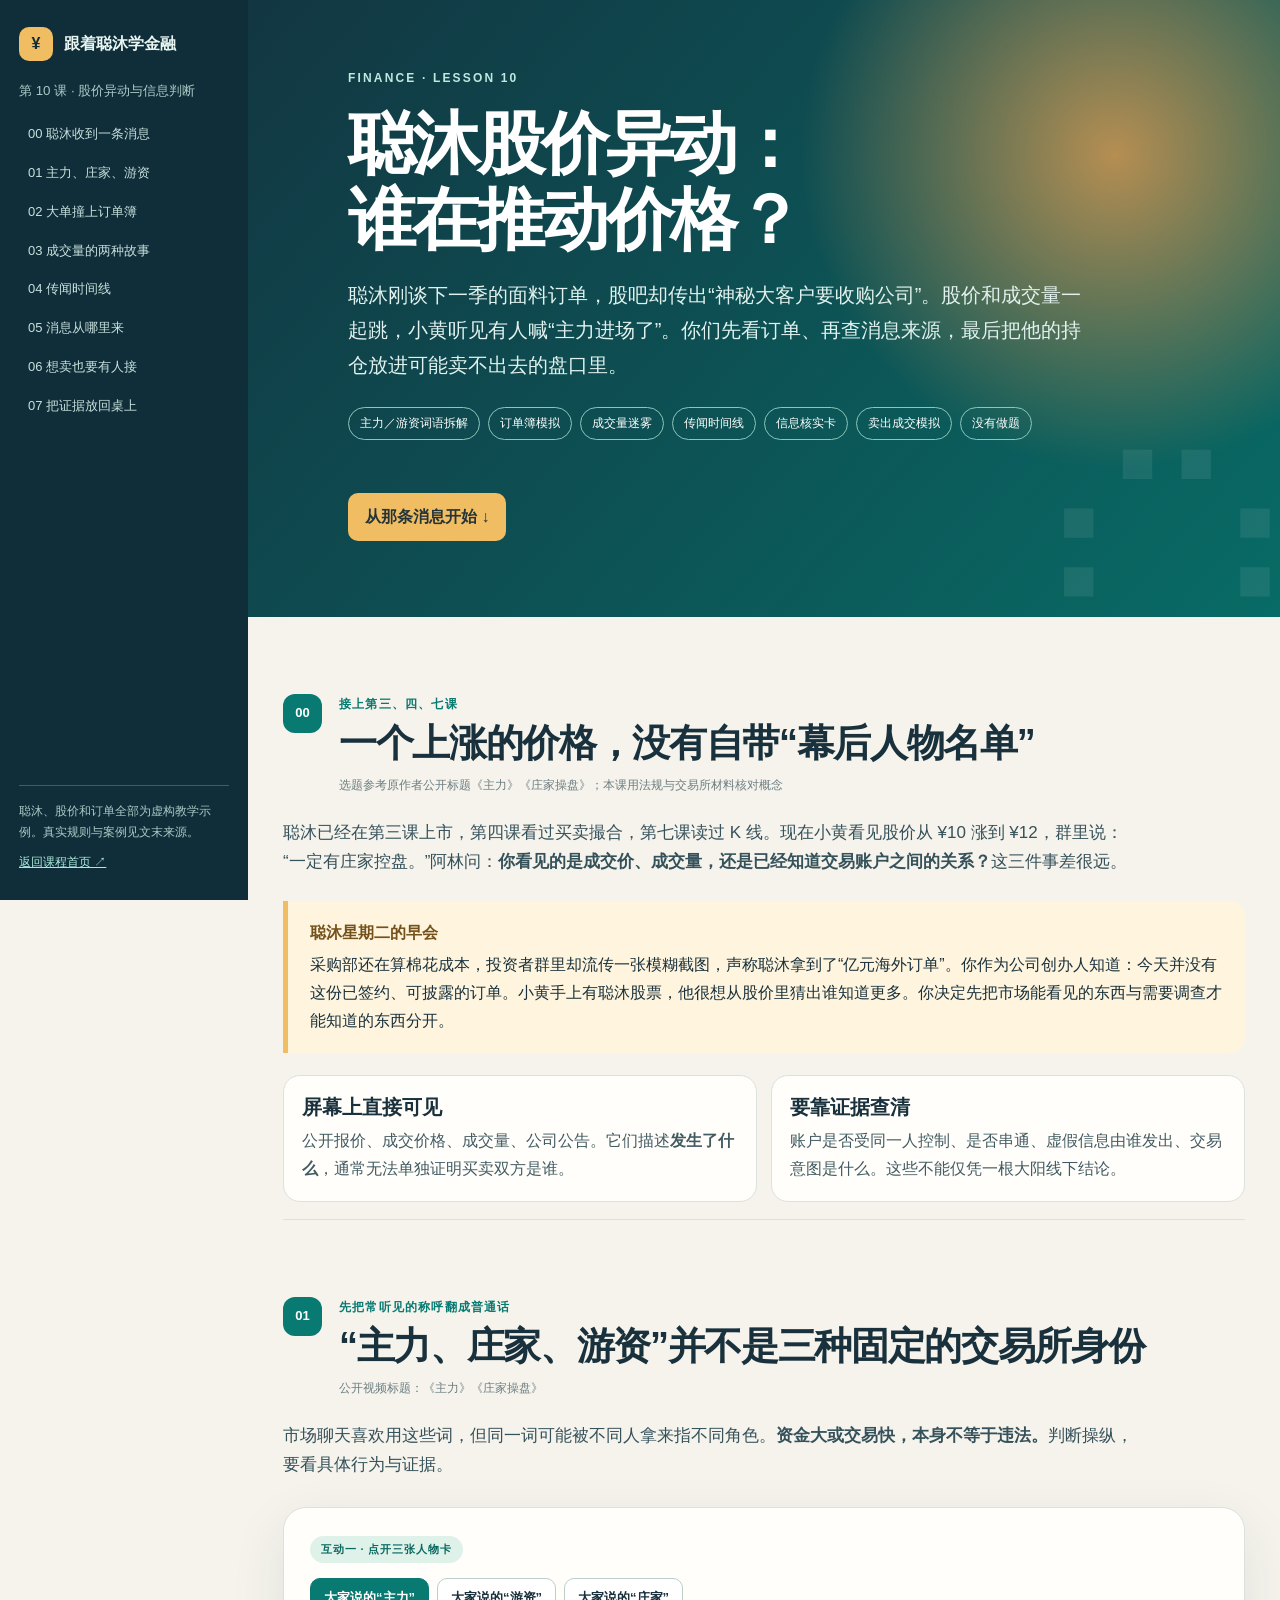
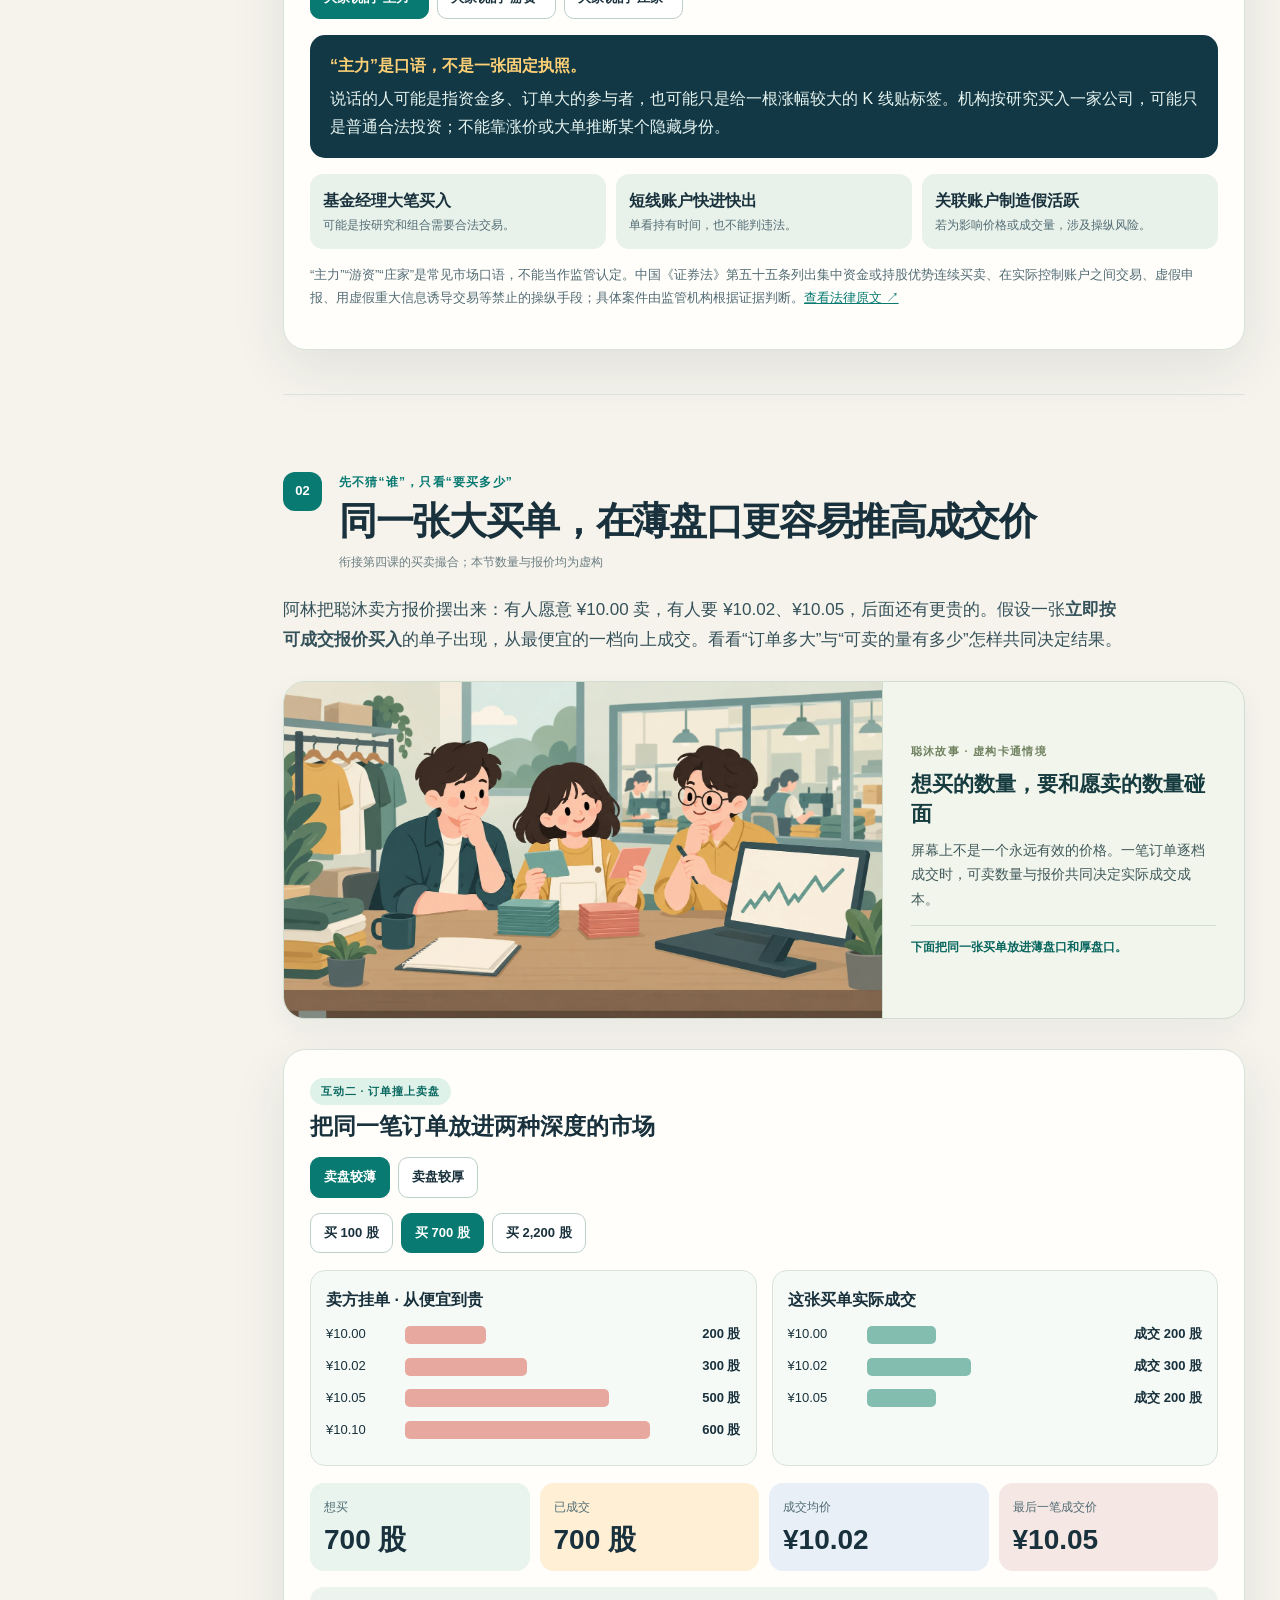
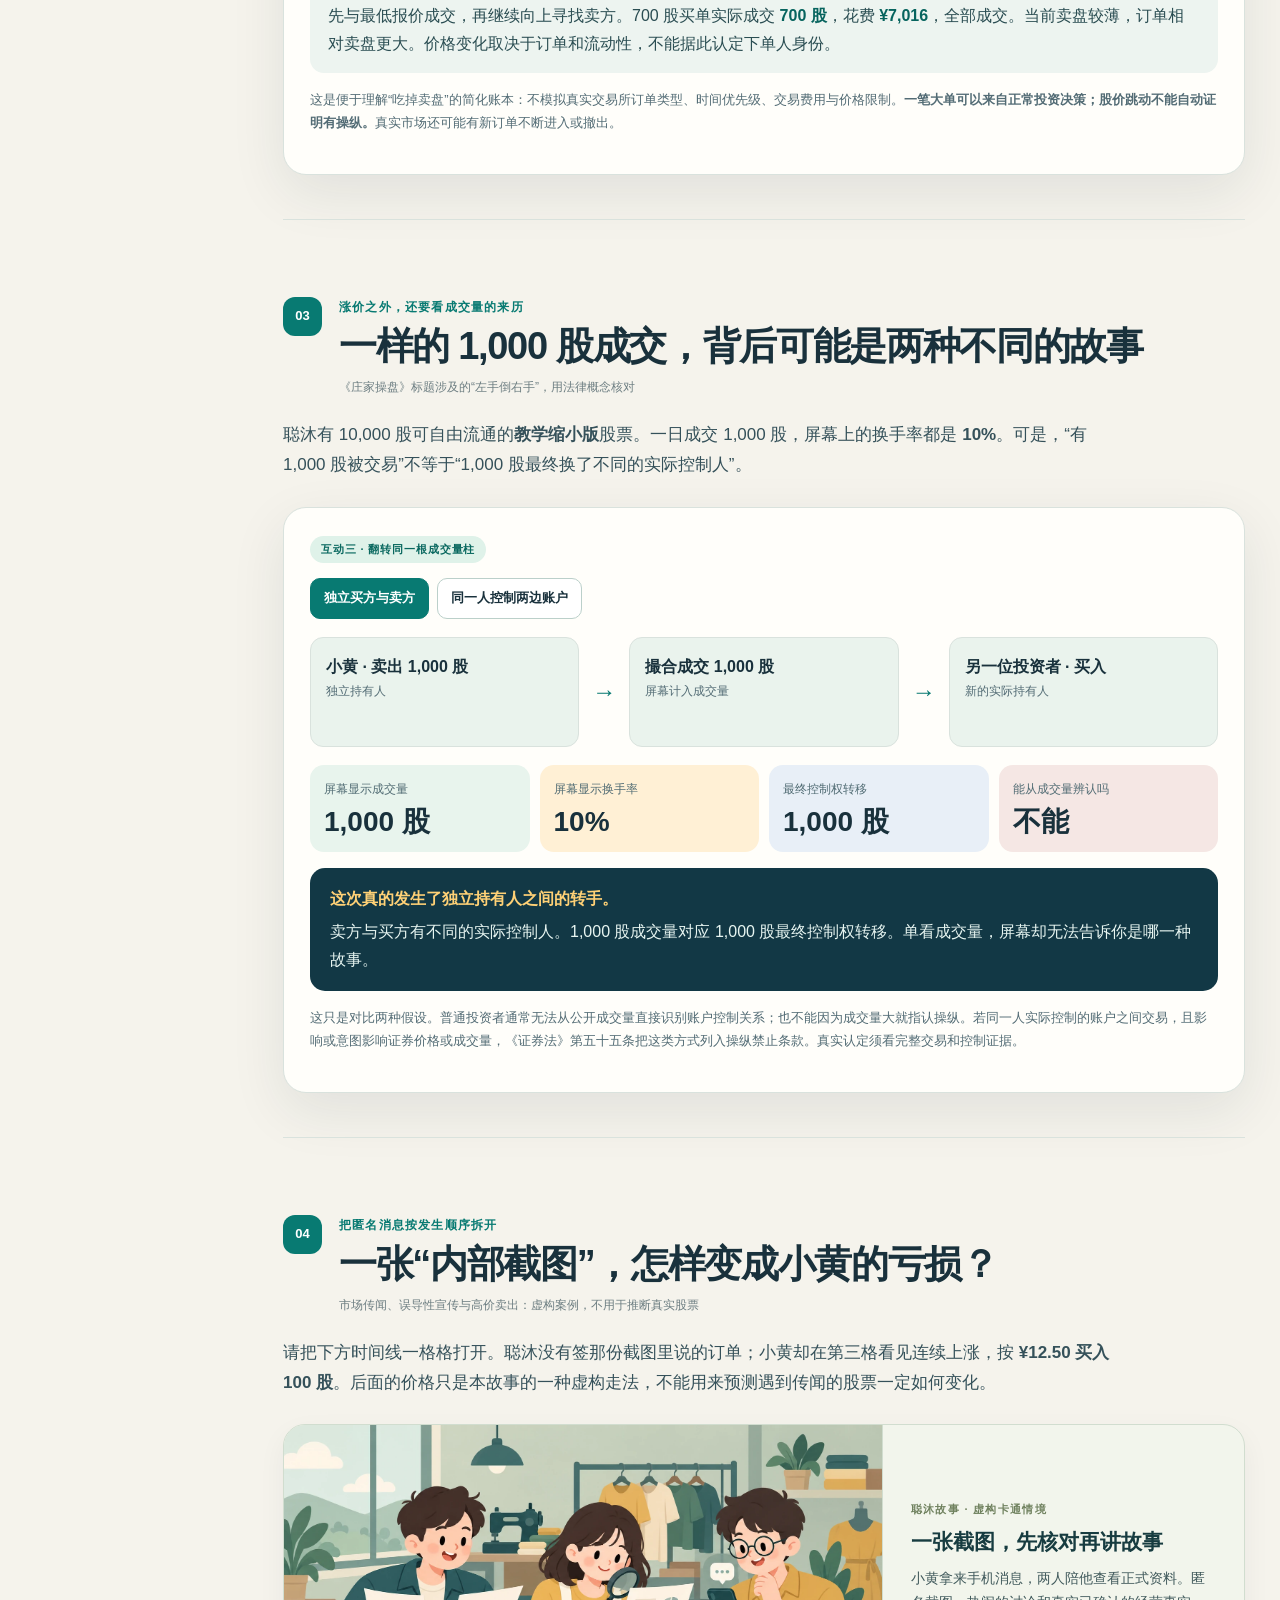
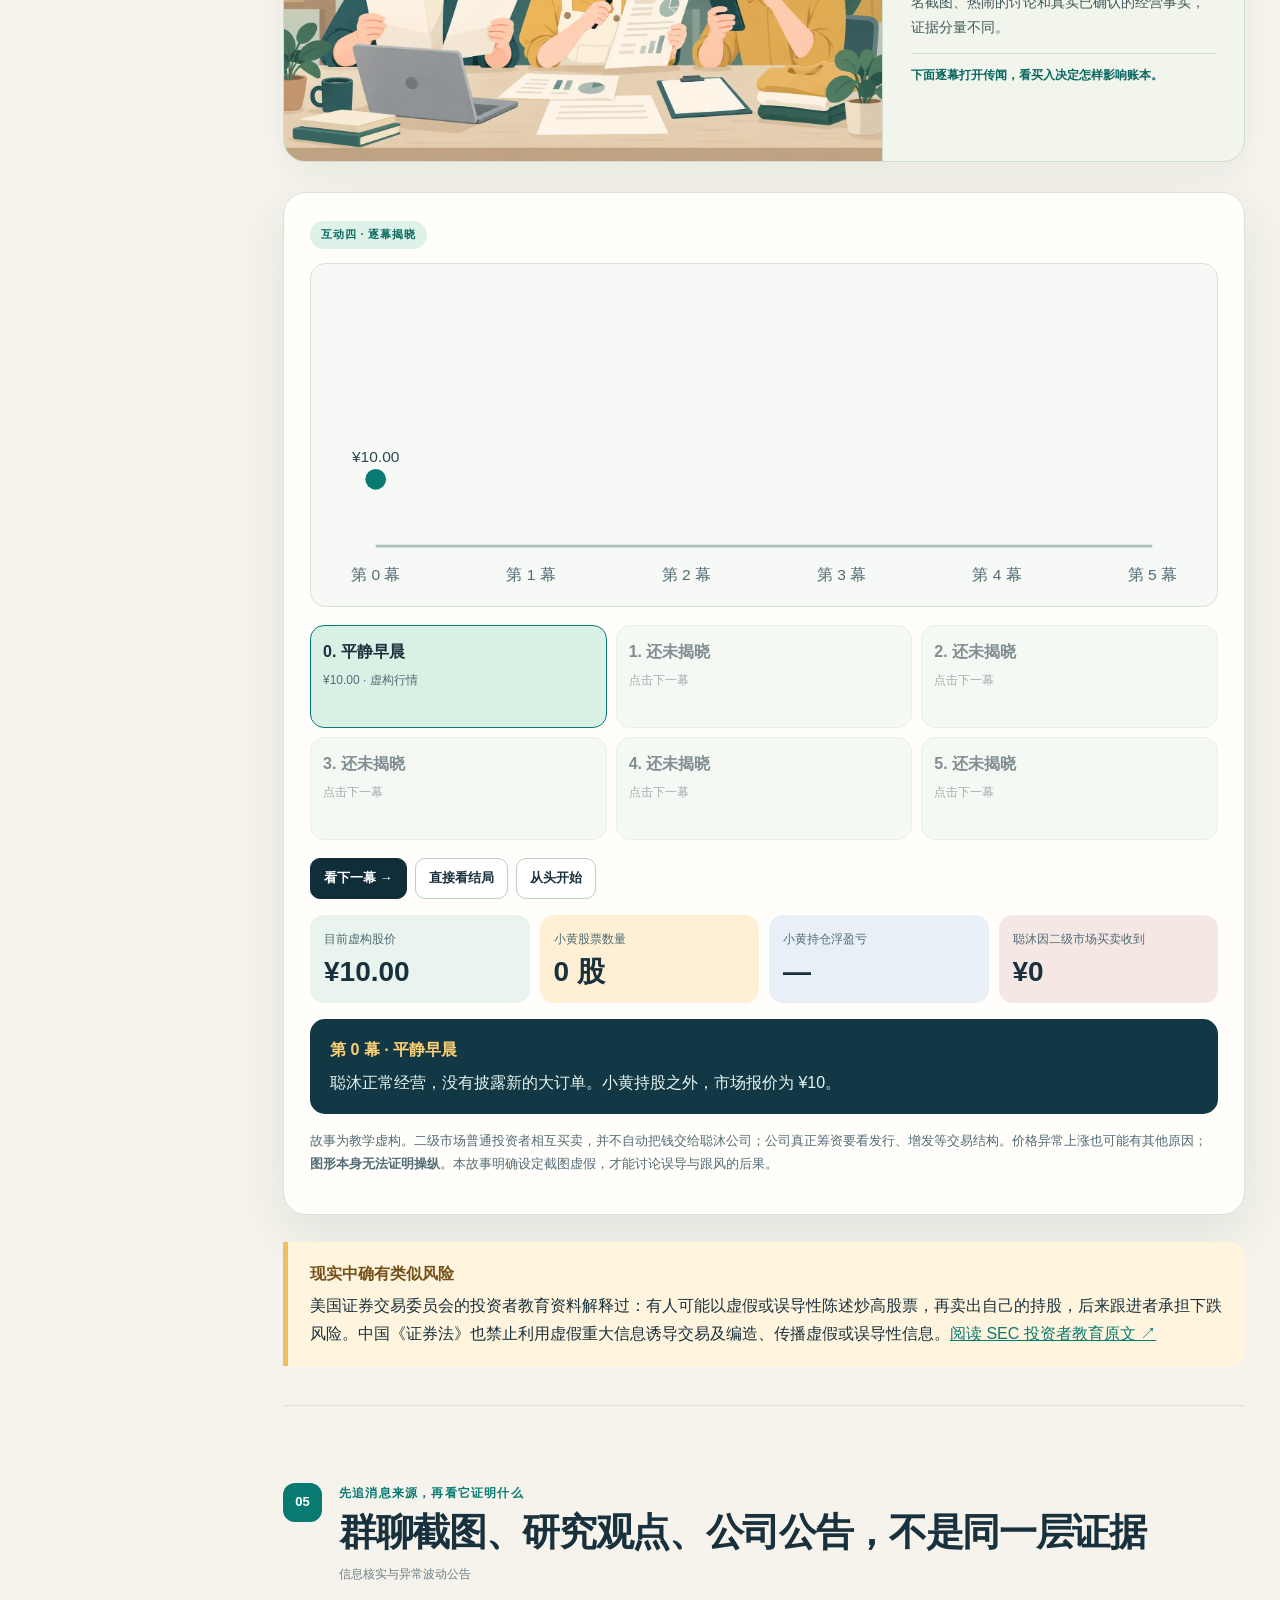
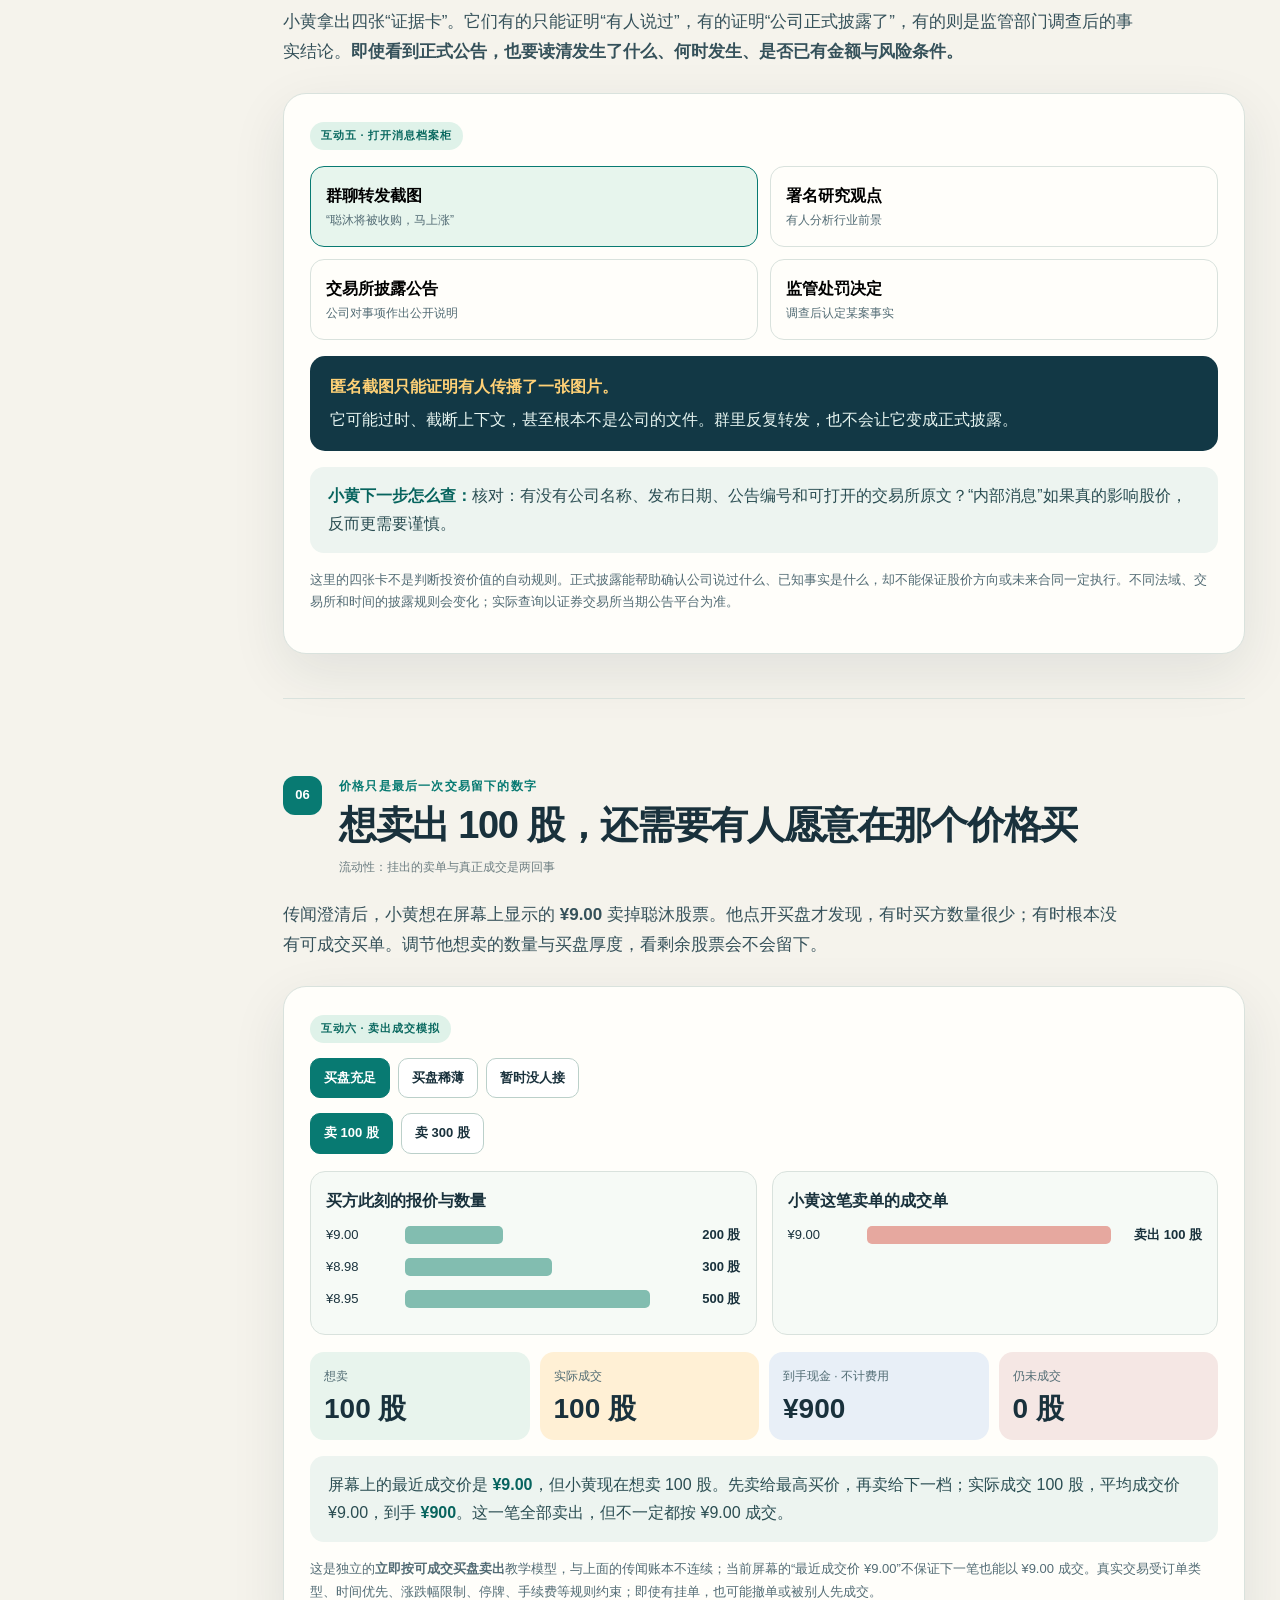
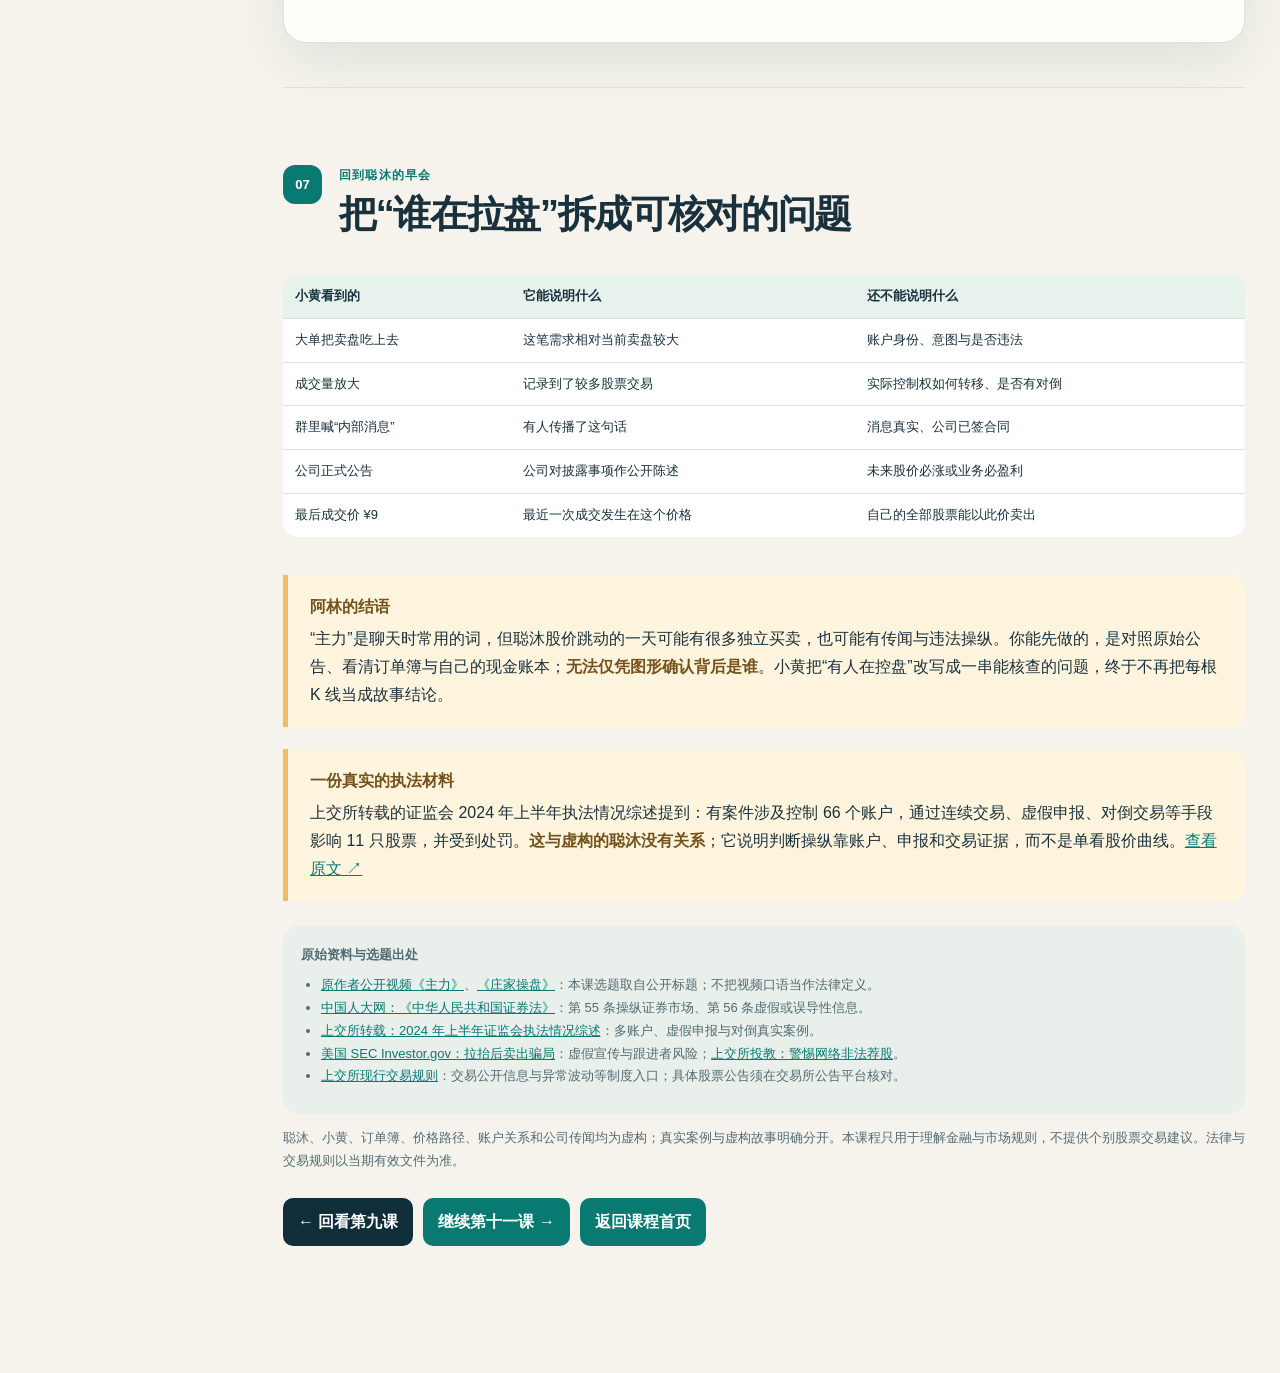
<file: finance-course-10.html>
<!doctype html>
<html lang="zh-CN">
<head>
  <meta charset="utf-8"><meta name="viewport" content="width=device-width, initial-scale=1">
  <meta name="description" content="跟着聪沐与小黄，通过订单簿、成交量、传闻时间线和卖出模拟理解主力、游资、市场操纵与信息核实。">
  <title>第 10 课｜聪沐股价异动：谁在推动价格？</title>
  <style>
    :root{--ink:#19313c;--muted:#536c75;--navy:#102e39;--teal:#087a72;--mint:#dff2e9;--gold:#f0bd62;--rose:#c15b52;--paper:#f5f3ec;--card:#fffefa;--line:#d9e2dd;--shadow:0 18px 55px rgba(17,48,58,.09)}
    *{box-sizing:border-box}html{scroll-behavior:smooth}body{margin:0;background:var(--paper);color:var(--ink);font-family:-apple-system,BlinkMacSystemFont,"PingFang SC","Microsoft YaHei",sans-serif;line-height:1.75}button,input{font:inherit}button{cursor:pointer}a{color:var(--teal)}.layout{display:grid;grid-template-columns:248px minmax(0,1fr);min-height:100vh}.rail{position:sticky;top:0;height:100vh;overflow:auto;background:var(--navy);padding:27px 19px;color:#e9f6f2;display:flex;flex-direction:column}.brand{display:flex;align-items:center;gap:11px;font-weight:900;line-height:1.3}.mark{width:34px;height:34px;display:grid;place-items:center;border-radius:10px;background:var(--gold);color:var(--navy)}.rail small{display:block;color:#abc9c7;margin:18px 0 14px}.rail nav{display:grid;gap:2px}.rail nav a{color:#c9e1de;text-decoration:none;border-radius:9px;padding:7px 9px;font-size:13px}.rail nav a:hover,.rail nav a:focus-visible{background:#28515a;color:white}.rail-bottom{margin-top:auto;border-top:1px solid #3c5e66;padding-top:15px;font-size:12px;color:#abc8c6}.rail-bottom a{display:block;color:#a9e9dc;margin-top:9px}.main{min-width:0}.hero{background:radial-gradient(circle at 84% 25%,#b58e52 0,transparent 32%),linear-gradient(132deg,#123642,#086b65);color:white;padding:68px max(30px,calc((100vw - 1080px)/2)) 76px;position:relative;overflow:hidden}.hero:after{content:"◌";position:absolute;right:1%;bottom:-170px;font-size:470px;line-height:1;opacity:.075}.hero>*{position:relative;z-index:1}.eyebrow{font-size:12px;letter-spacing:.18em;font-weight:900;color:#bfe9df}.hero h1{font-size:clamp(38px,5.3vw,72px);line-height:1.12;letter-spacing:-.052em;margin:17px 0 20px}.hero p{font-size:clamp(17px,2.1vw,20px);color:#e1f2ee;max-width:750px;margin:0 0 24px}.chips{display:flex;gap:8px;flex-wrap:wrap}.chips span{border:1px solid #8ac6bc;border-radius:100px;padding:5px 11px;font-size:12px}.go{display:inline-block;background:var(--gold);color:#253438;text-decoration:none;border-radius:10px;padding:10px 17px;font-weight:900;margin-top:25px}.content{max-width:1030px;margin:auto;padding:0 34px 110px}.chapter{padding:77px 0 17px;scroll-margin-top:20px}.chapter+.chapter{border-top:1px solid var(--line)}.head{display:flex;gap:17px;align-items:flex-start;margin-bottom:20px}.n{flex:none;width:39px;height:39px;display:grid;place-items:center;border-radius:12px;background:var(--teal);color:white;font-size:13px;font-weight:900}.kicker{font-size:12px;letter-spacing:.1em;color:var(--teal);font-weight:900;margin:0 0 4px}.head h2{font-size:clamp(26px,3.2vw,38px);line-height:1.28;letter-spacing:-.035em;margin:0}.ep{display:inline-block;color:#6d7e82;font-size:12px;margin-top:7px}.intro{font-size:17px;color:#35515a;max-width:850px;margin:0 0 24px}.story{border-left:5px solid var(--gold);background:#fff5de;border-radius:0 15px 15px 0;padding:18px 22px;margin:22px 0}.story b{color:#75521b}.story p{margin:4px 0 0}.sim{background:var(--card);border:1px solid var(--line);border-radius:23px;box-shadow:var(--shadow);padding:26px;margin:27px 0}.sim h3{font-size:23px;line-height:1.28;margin:7px 0}.tag{display:inline-block;background:var(--mint);color:#09685f;border-radius:100px;padding:4px 11px;font-size:11px;font-weight:900;letter-spacing:.08em}.btns{display:flex;gap:8px;flex-wrap:wrap;margin:15px 0}.btn{border:1px solid #bbd0ca;border-radius:10px;background:white;color:var(--ink);padding:8px 13px;font-size:13px;font-weight:900}.btn:hover,.btn:focus-visible{background:#e8f5ef;border-color:var(--teal)}.btn.active{background:var(--teal);color:white;border-color:var(--teal)}.btn.primary{background:var(--navy);color:white;border-color:var(--navy)}.btn:disabled{opacity:.45;cursor:default}.btn:focus-visible,a:focus-visible,input:focus-visible{outline:3px solid var(--gold);outline-offset:2px}.two{display:grid;grid-template-columns:1fr 1fr;gap:14px}.three{display:grid;grid-template-columns:repeat(3,1fr);gap:12px}.card{background:#fffefa;border:1px solid var(--line);border-radius:17px;padding:18px}.card h3{font-size:20px;line-height:1.3;margin:0 0 7px}.card p{margin:0;color:#425b62}.metric-grid{display:grid;grid-template-columns:repeat(4,1fr);gap:10px;margin:16px 0}.metric{border-radius:14px;background:#e8f4ed;padding:14px}.metric:nth-child(2){background:#fff0d5}.metric:nth-child(3){background:#e8eff7}.metric:nth-child(4){background:#f5e7e4}.metric small{display:block;color:#506b73;font-size:12px}.metric strong{display:block;font-size:clamp(19px,2.5vw,28px);line-height:1.2;margin-top:5px}.formula{border-radius:14px;background:#edf4f0;color:#2a4d52;padding:15px 18px;margin:16px 0}.formula b{color:#07645e}.note{font-size:13px;color:var(--muted);margin:13px 0}.reveal{border-radius:15px;background:#123845;color:#e7f5f1;padding:17px 20px;margin:16px 0}.reveal b{color:#ffd176}.reveal p{margin:5px 0 0}.table-wrap{overflow:auto}.simple-table{border-collapse:collapse;width:100%;background:white;border-radius:15px;overflow:hidden;margin:16px 0;font-size:13px}.simple-table th,.simple-table td{padding:10px 12px;border-bottom:1px solid var(--line);text-align:left;vertical-align:top}.simple-table th{background:#e8f2ed}.simple-table tr:last-child td{border-bottom:none}.good{color:#08766e;font-weight:900}.bad{color:#be5249;font-weight:900}.step-pills{display:flex;flex-wrap:wrap;gap:7px;margin:15px 0}.step-pills span{padding:5px 10px;border-radius:100px;background:#edf2ee;color:#61777b;font-size:12px}.step-pills span.done{background:#d8f0e4;color:#07665d;font-weight:900}.step-pills span.warn{background:#f9dfd8;color:#a5443c}.payoff{width:100%;height:auto;background:#f6f9f5;border:1px solid var(--line);border-radius:15px;margin:14px 0;display:block}.rangebox{background:#f6faf6;border:1px solid var(--line);border-radius:14px;padding:15px;margin:15px 0}.rangebox label{display:flex;justify-content:space-between;gap:10px;font-weight:900;font-size:13px}.rangebox output{color:var(--teal)}.rangebox input{width:100%;accent-color:var(--teal);margin-top:14px}.sourcebox{background:#e9efeb;border-radius:15px;padding:18px;color:#516b71;font-size:13px;margin-top:25px}.sourcebox ul{margin:8px 0;padding-left:20px}.sourcebox a{overflow-wrap:anywhere}.footnav{display:flex;gap:10px;flex-wrap:wrap;margin-top:25px}.footnav a{background:var(--navy);color:white;border-radius:10px;text-decoration:none;padding:10px 15px;font-weight:900}.footnav a+a{background:var(--teal)}.timeline{display:grid;grid-template-columns:repeat(4,1fr);gap:9px;margin:20px 0}.station{background:#edf4ef;border:1px solid #d4e2d9;border-radius:14px;padding:12px;min-height:105px}.station b,.station small{display:block}.station b{font-size:14px}.station small{color:var(--muted);font-size:12px;margin-top:4px}.station.current{background:#d4eee4;border-color:var(--teal);box-shadow:inset 0 0 0 1px var(--teal)}.station.failed{background:#f8e0d9;border-color:var(--rose)}.station.future{opacity:.62}.ticket{background:#153944;color:#edf8f3;border-radius:20px;padding:21px;display:grid;grid-template-columns:repeat(3,1fr);gap:12px;margin:15px 0}.ticket div{border-left:2px solid #548078;padding-left:12px}.ticket small{display:block;color:#b8d8d1}.ticket b{font-size:23px}.option-art{display:grid;grid-template-columns:1fr 1fr;gap:12px;margin:16px 0}.option-art>div{border-radius:15px;padding:18px;background:#e1f1e9}.option-art>div+div{background:#fff0d7}.option-art b{display:block;font-size:19px}.option-art span{display:block;font-size:12px;color:#425b62}.legend{display:flex;gap:14px;flex-wrap:wrap;color:var(--muted);font-size:12px}.legend i{display:inline-block;width:12px;height:12px;border-radius:50%;margin-right:5px;vertical-align:middle;background:var(--teal)}.legend span:nth-child(2) i{background:var(--rose)}.legend span:nth-child(3) i{background:#bd8c36}.compare-bars{display:grid;gap:9px;margin:18px 0}.bar-row{display:grid;grid-template-columns:130px 1fr 105px;align-items:center;gap:10px;font-size:13px;font-weight:900}.bar-track{height:20px;background:#e9f0ea;border-radius:20px;overflow:hidden}.bar-track i{height:100%;display:block;background:var(--teal);border-radius:20px}.bar-row:nth-child(2) i{background:var(--rose)}.bar-row:nth-child(3) i{background:#bd8c36}.bar-row strong{text-align:right}.stamp{font-size:12px;border:1px solid #a7c7bc;border-radius:100px;padding:5px 10px;display:inline-block;color:#285b55;background:#eff7f2;margin-bottom:12px}@media(max-width:1120px){.layout{grid-template-columns:1fr}.rail{position:relative;height:auto;padding:14px 24px}.rail small,.rail-bottom{display:none}.rail nav{display:flex;gap:8px;white-space:nowrap;overflow:auto;margin-top:9px}.hero{padding:54px 34px}.content{padding:0 25px 85px}}@media(max-width:760px){.hero{padding:43px 22px}.content{padding:0 18px 75px}.chapter{padding-top:58px}.sim{padding:18px}.two,.three,.option-art{grid-template-columns:1fr}.metric-grid{grid-template-columns:repeat(2,1fr)}.ticket{grid-template-columns:1fr 1fr}.timeline{grid-template-columns:1fr 1fr}}@media(max-width:450px){.metric-grid,.ticket{grid-template-columns:1fr}.hero h1{font-size:37px}.head{gap:10px}.simple-table th,.simple-table td{padding:8px}.bar-row{grid-template-columns:92px 1fr 82px;font-size:11px}}@media(prefers-reduced-motion:reduce){html{scroll-behavior:auto}}
  
  .stage-list{display:grid;grid-template-columns:repeat(3,1fr);gap:9px;margin:18px 0}.stage-card{border-radius:14px;background:#edf4ef;border:1px solid var(--line);padding:12px;min-height:103px}.stage-card b,.stage-card small{display:block}.stage-card small{font-size:12px;color:var(--muted);margin-top:4px}.stage-card.live{border-color:var(--teal);background:#d9f0e5}.stage-card.locked{opacity:.55}.book{display:grid;grid-template-columns:1fr 1fr;gap:15px;margin:17px 0}.book-col{border:1px solid var(--line);background:#f6faf6;border-radius:15px;padding:15px}.book-row{display:grid;grid-template-columns:70px 1fr 82px;align-items:center;gap:9px;margin:9px 0;font-size:13px}.book-row i{height:18px;display:block;background:#82bdb0;border-radius:5px}.book-col.sell i{background:#e6a89f}.book-row strong{text-align:right}.receipt{background:#173946;border-radius:17px;color:#eaf8f4;padding:18px;margin:16px 0}.receipt b{color:#ffdc8f}.receipt p{margin:5px 0}.flowline{display:grid;grid-template-columns:1fr 34px 1fr 34px 1fr;align-items:center;gap:8px;margin:18px 0}.flowline div{background:#eaf3ed;border:1px solid var(--line);border-radius:13px;padding:15px;min-height:110px}.flowline div b,.flowline div small{display:block}.flowline div small{color:var(--muted);font-size:12px}.flowline span{text-align:center;font-size:24px;color:var(--teal)}.quote-board{display:grid;grid-template-columns:repeat(4,1fr);gap:9px;margin:15px 0}.quote-board div{border-radius:13px;background:#eef4ef;padding:12px;text-align:center}.quote-board b,.quote-board small{display:block}.quote-board small{color:var(--muted);font-size:11px}.mini-legend{display:flex;gap:13px;flex-wrap:wrap;color:var(--muted);font-size:12px}.mini-legend i{display:inline-block;width:12px;height:12px;border-radius:50%;margin-right:5px;vertical-align:middle;background:var(--teal)}.mini-legend span:nth-child(2) i{background:var(--gold)}.source-cards{display:grid;grid-template-columns:repeat(2,1fr);gap:12px;margin:16px 0}.source-card{border:1px solid var(--line);border-radius:14px;background:#fffefa;padding:15px;text-align:left}.source-card b,.source-card small{display:block}.source-card small{color:var(--muted);font-size:12px}.source-card.active{border-color:var(--teal);background:#e7f5ed}.risk-strip{display:grid;grid-template-columns:repeat(3,1fr);gap:10px;margin:15px 0}.risk-strip div{border-radius:13px;background:#e8f2ea;padding:13px}.risk-strip b,.risk-strip small{display:block}.risk-strip small{color:var(--muted);font-size:12px}@media(max-width:760px){.stage-list,.risk-strip{grid-template-columns:1fr 1fr}.book,.source-cards{grid-template-columns:1fr}.flowline{grid-template-columns:1fr}.flowline span{transform:rotate(90deg);height:25px}.quote-board{grid-template-columns:1fr 1fr}}@media(max-width:450px){.stage-list,.risk-strip{grid-template-columns:1fr}.book-row{grid-template-columns:58px 1fr 67px}}
  </style>
<link rel="stylesheet" href="assets/course-art.css?v=20260928-art">
</head>
<body>
<div class="layout"><aside class="rail" aria-label="课程导航"><div class="brand"><span class="mark">¥</span><span>跟着聪沐学金融</span></div><small>第 10 课 · 股价异动与信息判断</small><nav><a href="#opening">00 聪沐收到一条消息</a><a href="#people">01 主力、庄家、游资</a><a href="#book">02 大单撞上订单簿</a><a href="#volume">03 成交量的两种故事</a><a href="#rumor">04 传闻时间线</a><a href="#source">05 消息从哪里来</a><a href="#exit">06 想卖也要有人接</a><a href="#finish">07 把证据放回桌上</a></nav><div class="rail-bottom">聪沐、股价和订单全部为虚构教学示例。真实规则与案例见文末来源。<a href="index.html">返回课程首页 ↗</a></div></aside>
<main class="main"><header class="hero"><div class="eyebrow">FINANCE · LESSON 10</div><h1>聪沐股价异动：<br>谁在推动价格？</h1><p>聪沐刚谈下一季的面料订单，股吧却传出“神秘大客户要收购公司”。股价和成交量一起跳，小黄听见有人喊“主力进场了”。你们先看订单、再查消息来源，最后把他的持仓放进可能卖不出去的盘口里。</p><div class="chips"><span>主力／游资词语拆解</span><span>订单簿模拟</span><span>成交量迷雾</span><span>传闻时间线</span><span>信息核实卡</span><span>卖出成交模拟</span><span>没有做题</span></div><br><a class="go" href="#opening">从那条消息开始 ↓</a></header>
<div class="content">
  <section class="chapter" id="opening"><div class="head"><span class="n">00</span><div><p class="kicker">接上第三、四、七课</p><h2>一个上涨的价格，没有自带“幕后人物名单”</h2><span class="ep">选题参考原作者公开标题《主力》《庄家操盘》；本课用法规与交易所材料核对概念</span></div></div><p class="intro">聪沐已经在第三课上市，第四课看过买卖撮合，第七课读过 K 线。现在小黄看见股价从 ¥10 涨到 ¥12，群里说：“一定有庄家控盘。”阿林问：<b>你看见的是成交价、成交量，还是已经知道交易账户之间的关系？</b>这三件事差很远。</p><div class="story"><b>聪沐星期二的早会</b><p>采购部还在算棉花成本，投资者群里却流传一张模糊截图，声称聪沐拿到了“亿元海外订单”。你作为公司创办人知道：今天并没有这份已签约、可披露的订单。小黄手上有聪沐股票，他很想从股价里猜出谁知道更多。你决定先把市场能看见的东西与需要调查才能知道的东西分开。</p></div><div class="two"><div class="card"><h3>屏幕上直接可见</h3><p>公开报价、成交价格、成交量、公司公告。它们描述<b>发生了什么</b>，通常无法单独证明买卖双方是谁。</p></div><div class="card"><h3>要靠证据查清</h3><p>账户是否受同一人控制、是否串通、虚假信息由谁发出、交易意图是什么。这些不能仅凭一根大阳线下结论。</p></div></div></section>

  <section class="chapter" id="people"><div class="head"><span class="n">01</span><div><p class="kicker">先把常听见的称呼翻成普通话</p><h2>“主力、庄家、游资”并不是三种固定的交易所身份</h2><span class="ep">公开视频标题：《主力》《庄家操盘》</span></div></div><p class="intro">市场聊天喜欢用这些词，但同一词可能被不同人拿来指不同角色。<b>资金大或交易快，本身不等于违法。</b>判断操纵，要看具体行为与证据。</p><div class="sim"><span class="tag">互动一 · 点开三张人物卡</span><div class="btns" role="group" aria-label="市场口语角色"><button class="btn active" type="button" data-person="main" aria-pressed="true">大家说的“主力”</button><button class="btn" type="button" data-person="hot" aria-pressed="false">大家说的“游资”</button><button class="btn" type="button" data-person="dealer" aria-pressed="false">大家说的“庄家”</button></div><div class="reveal" id="personExplain" aria-live="polite"></div><div class="risk-strip"><div><b>基金经理大笔买入</b><small>可能是按研究和组合需要合法交易。</small></div><div><b>短线账户快进快出</b><small>单看持有时间，也不能判违法。</small></div><div><b>关联账户制造假活跃</b><small>若为影响价格或成交量，涉及操纵风险。</small></div></div><p class="note">“主力”“游资”“庄家”是常见市场口语，不能当作监管认定。中国《证券法》第五十五条列出集中资金或持股优势连续买卖、在实际控制账户之间交易、虚假申报、用虚假重大信息诱导交易等禁止的操纵手段；具体案件由监管机构根据证据判断。<a href="https://www.npc.gov.cn/c2/c30834/201912/t20191231_304436.html" target="_blank" rel="noopener noreferrer">查看法律原文 ↗</a></p></div></section>

  <section class="chapter" id="book"><div class="head"><span class="n">02</span><div><p class="kicker">先不猜“谁”，只看“要买多少”</p><h2>同一张大买单，在薄盘口更容易推高成交价</h2><span class="ep">衔接第四课的买卖撮合；本节数量与报价均为虚构</span></div></div><p class="intro">阿林把聪沐卖方报价摆出来：有人愿意 ¥10.00 卖，有人要 ¥10.02、¥10.05，后面还有更贵的。假设一张<b>立即按可成交报价买入</b>的单子出现，从最便宜的一档向上成交。看看“订单多大”与“可卖的量有多少”怎样共同决定结果。</p>
<figure class="course-art"><img src="assets/course-market.webp" alt="想买的数量，要和愿卖的数量碰面：屏幕上不是一个永远有效的价格。一笔订单逐档成交时，可卖数量与报价共同决定实际成交成本。" width="1672" height="941" loading="lazy" decoding="async"><figcaption><span class="course-art-label">聪沐故事 · 虚构卡通情境</span><strong class="course-art-title">想买的数量，要和愿卖的数量碰面</strong><span class="course-art-copy">屏幕上不是一个永远有效的价格。一笔订单逐档成交时，可卖数量与报价共同决定实际成交成本。</span><span class="course-art-next">下面把同一张买单放进薄盘口和厚盘口。</span></figcaption></figure>
<div class="sim"><span class="tag">互动二 · 订单撞上卖盘</span><h3>把同一笔订单放进两种深度的市场</h3><div class="btns" role="group" aria-label="盘口深度"><button class="btn active" type="button" data-depth="thin" aria-pressed="true">卖盘较薄</button><button class="btn" type="button" data-depth="deep" aria-pressed="false">卖盘较厚</button></div><div class="btns" role="group" aria-label="买入数量"><button class="btn" type="button" data-buy="100" aria-pressed="false">买 100 股</button><button class="btn active" type="button" data-buy="700" aria-pressed="true">买 700 股</button><button class="btn" type="button" data-buy="2200" aria-pressed="false">买 2,200 股</button></div><div class="book"><div class="book-col sell"><b>卖方挂单 · 从便宜到贵</b><div id="askBook"></div></div><div class="book-col"><b>这张买单实际成交</b><div id="fillBook"></div></div></div><div class="metric-grid"><div class="metric"><small>想买</small><strong id="requested">700 股</strong></div><div class="metric"><small>已成交</small><strong id="filled">700 股</strong></div><div class="metric"><small>成交均价</small><strong id="avgFill">¥10.02</strong></div><div class="metric"><small>最后一笔成交价</small><strong id="lastFill">¥10.05</strong></div></div><div class="formula" id="bookExplain"></div><p class="note">这是便于理解“吃掉卖盘”的简化账本：不模拟真实交易所订单类型、时间优先级、交易费用与价格限制。<b>一笔大单可以来自正常投资决策；股价跳动不能自动证明有操纵。</b>真实市场还可能有新订单不断进入或撤出。</p></div></section>

  <section class="chapter" id="volume"><div class="head"><span class="n">03</span><div><p class="kicker">涨价之外，还要看成交量的来历</p><h2>一样的 1,000 股成交，背后可能是两种不同的故事</h2><span class="ep">《庄家操盘》标题涉及的“左手倒右手”，用法律概念核对</span></div></div><p class="intro">聪沐有 10,000 股可自由流通的<b>教学缩小版</b>股票。一日成交 1,000 股，屏幕上的换手率都是 <b>10%</b>。可是，“有 1,000 股被交易”不等于“1,000 股最终换了不同的实际控制人”。</p><div class="sim"><span class="tag">互动三 · 翻转同一根成交量柱</span><div class="btns" role="group" aria-label="成交背后的账户关系"><button class="btn active" type="button" data-volume="independent" aria-pressed="true">独立买方与卖方</button><button class="btn" type="button" data-volume="controlled" aria-pressed="false">同一人控制两边账户</button></div><div class="flowline" id="volumeFlow"></div><div class="metric-grid"><div class="metric"><small>屏幕显示成交量</small><strong>1,000 股</strong></div><div class="metric"><small>屏幕显示换手率</small><strong>10%</strong></div><div class="metric"><small>最终控制权转移</small><strong id="ownerTransfer">1,000 股</strong></div><div class="metric"><small>能从成交量辨认吗</small><strong id="volumeVisible">不能</strong></div></div><div class="reveal" id="volumeExplain"></div><p class="note">这只是对比两种假设。普通投资者通常无法从公开成交量直接识别账户控制关系；也不能因为成交量大就指认操纵。若同一人实际控制的账户之间交易，且影响或意图影响证券价格或成交量，《证券法》第五十五条把这类方式列入操纵禁止条款。真实认定须看完整交易和控制证据。</p></div></section>

  <section class="chapter" id="rumor"><div class="head"><span class="n">04</span><div><p class="kicker">把匿名消息按发生顺序拆开</p><h2>一张“内部截图”，怎样变成小黄的亏损？</h2><span class="ep">市场传闻、误导性宣传与高价卖出：虚构案例，不用于推断真实股票</span></div></div><p class="intro">请把下方时间线一格格打开。聪沐没有签那份截图里说的订单；小黄却在第三格看见连续上涨，按 <b>¥12.50 买入 100 股</b>。后面的价格只是本故事的一种虚构走法，不能用来预测遇到传闻的股票一定如何变化。</p>
<figure class="course-art"><img src="assets/course-evidence.webp" alt="一张截图，先核对再讲故事：小黄拿来手机消息，两人陪他查看正式资料。匿名截图、热闹的讨论和真实已确认的经营事实，证据分量不同。" width="1672" height="941" loading="lazy" decoding="async"><figcaption><span class="course-art-label">聪沐故事 · 虚构卡通情境</span><strong class="course-art-title">一张截图，先核对再讲故事</strong><span class="course-art-copy">小黄拿来手机消息，两人陪他查看正式资料。匿名截图、热闹的讨论和真实已确认的经营事实，证据分量不同。</span><span class="course-art-next">下面逐幕打开传闻，看买入决定怎样影响账本。</span></figcaption></figure>
<div class="sim"><span class="tag">互动四 · 逐幕揭晓</span><svg id="rumorSvg" class="payoff" viewBox="0 0 700 265" role="img" aria-label="聪沐虚构股价与传闻时间线"></svg><div class="stage-list" id="rumorStages"></div><div class="btns"><button class="btn primary" id="rumorNext" type="button">看下一幕 →</button><button class="btn" id="rumorAll" type="button">直接看结局</button><button class="btn" id="rumorReset" type="button">从头开始</button></div><div class="metric-grid"><div class="metric"><small>目前虚构股价</small><strong id="rumorPrice">¥10.00</strong></div><div class="metric"><small>小黄股票数量</small><strong id="rumorShares">0 股</strong></div><div class="metric"><small>小黄持仓浮盈亏</small><strong id="rumorPnl">—</strong></div><div class="metric"><small>聪沐因二级市场买卖收到</small><strong>¥0</strong></div></div><div class="reveal" id="rumorExplain"></div><p class="note">故事为教学虚构。二级市场普通投资者相互买卖，并不自动把钱交给聪沐公司；公司真正筹资要看发行、增发等交易结构。价格异常上涨也可能有其他原因；<b>图形本身无法证明操纵</b>。本故事明确设定截图虚假，才能讨论误导与跟风的后果。</p></div><div class="story"><b>现实中确有类似风险</b><p>美国证券交易委员会的投资者教育资料解释过：有人可能以虚假或误导性陈述炒高股票，再卖出自己的持股，后来跟进者承担下跌风险。中国《证券法》也禁止利用虚假重大信息诱导交易及编造、传播虚假或误导性信息。<a href="https://www.investor.gov/protect-your-investments/fraud/types-fraud/pump-and-dump-schemes" target="_blank" rel="noopener noreferrer">阅读 SEC 投资者教育原文 ↗</a></p></div></section>

  <section class="chapter" id="source"><div class="head"><span class="n">05</span><div><p class="kicker">先追消息来源，再看它证明什么</p><h2>群聊截图、研究观点、公司公告，不是同一层证据</h2><span class="ep">信息核实与异常波动公告</span></div></div><p class="intro">小黄拿出四张“证据卡”。它们有的只能证明“有人说过”，有的证明“公司正式披露了”，有的则是监管部门调查后的事实结论。<b>即使看到正式公告，也要读清发生了什么、何时发生、是否已有金额与风险条件。</b></p><div class="sim"><span class="tag">互动五 · 打开消息档案柜</span><div class="source-cards"><button class="source-card active" type="button" data-source="chat" aria-pressed="true"><b>群聊转发截图</b><small>“聪沐将被收购，马上涨”</small></button><button class="source-card" type="button" data-source="research" aria-pressed="false"><b>署名研究观点</b><small>有人分析行业前景</small></button><button class="source-card" type="button" data-source="filing" aria-pressed="false"><b>交易所披露公告</b><small>公司对事项作出公开说明</small></button><button class="source-card" type="button" data-source="enforcement" aria-pressed="false"><b>监管处罚决定</b><small>调查后认定某案事实</small></button></div><div class="reveal" id="sourceExplain"></div><div class="formula" id="sourceAction"></div><p class="note">这里的四张卡不是判断投资价值的自动规则。正式披露能帮助确认公司说过什么、已知事实是什么，却不能保证股价方向或未来合同一定执行。不同法域、交易所和时间的披露规则会变化；实际查询以证券交易所当期公告平台为准。</p></div></section>

  <section class="chapter" id="exit"><div class="head"><span class="n">06</span><div><p class="kicker">价格只是最后一次交易留下的数字</p><h2>想卖出 100 股，还需要有人愿意在那个价格买</h2><span class="ep">流动性：挂出的卖单与真正成交是两回事</span></div></div><p class="intro">传闻澄清后，小黄想在屏幕上显示的 <b>¥9.00</b> 卖掉聪沐股票。他点开买盘才发现，有时买方数量很少；有时根本没有可成交买单。调节他想卖的数量与买盘厚度，看剩余股票会不会留下。</p><div class="sim"><span class="tag">互动六 · 卖出成交模拟</span><div class="btns" role="group" aria-label="可买入的盘口"><button class="btn active" type="button" data-exitbook="normal" aria-pressed="true">买盘充足</button><button class="btn" type="button" data-exitbook="thin" aria-pressed="false">买盘稀薄</button><button class="btn" type="button" data-exitbook="empty" aria-pressed="false">暂时没人接</button></div><div class="btns" role="group" aria-label="想卖的股数"><button class="btn active" type="button" data-sell="100" aria-pressed="true">卖 100 股</button><button class="btn" type="button" data-sell="300" aria-pressed="false">卖 300 股</button></div><div class="book"><div class="book-col"><b>买方此刻的报价与数量</b><div id="bidBook"></div></div><div class="book-col sell"><b>小黄这笔卖单的成交单</b><div id="sellFills"></div></div></div><div class="metric-grid"><div class="metric"><small>想卖</small><strong id="wantSell">100 股</strong></div><div class="metric"><small>实际成交</small><strong id="soldShares">100 股</strong></div><div class="metric"><small>到手现金 · 不计费用</small><strong id="saleCash">¥900</strong></div><div class="metric"><small>仍未成交</small><strong id="leftShares">0 股</strong></div></div><div class="formula" id="exitExplain"></div><p class="note">这是独立的<b>立即按可成交买盘卖出</b>教学模型，与上面的传闻账本不连续；当前屏幕的“最近成交价 ¥9.00”不保证下一笔也能以 ¥9.00 成交。真实交易受订单类型、时间优先、涨跌幅限制、停牌、手续费等规则约束；即使有挂单，也可能撤单或被别人先成交。</p></div></section>

  <section class="chapter" id="finish"><div class="head"><span class="n">07</span><div><p class="kicker">回到聪沐的早会</p><h2>把“谁在拉盘”拆成可核对的问题</h2></div></div><div class="table-wrap"><table class="simple-table"><thead><tr><th>小黄看到的</th><th>它能说明什么</th><th>还不能说明什么</th></tr></thead><tbody><tr><td>大单把卖盘吃上去</td><td>这笔需求相对当前卖盘较大</td><td>账户身份、意图与是否违法</td></tr><tr><td>成交量放大</td><td>记录到了较多股票交易</td><td>实际控制权如何转移、是否有对倒</td></tr><tr><td>群里喊“内部消息”</td><td>有人传播了这句话</td><td>消息真实、公司已签合同</td></tr><tr><td>公司正式公告</td><td>公司对披露事项作公开陈述</td><td>未来股价必涨或业务必盈利</td></tr><tr><td>最后成交价 ¥9</td><td>最近一次成交发生在这个价格</td><td>自己的全部股票能以此价卖出</td></tr></tbody></table></div><div class="story"><b>阿林的结语</b><p>“主力”是聊天时常用的词，但聪沐股价跳动的一天可能有很多独立买卖，也可能有传闻与违法操纵。你能先做的，是对照原始公告、看清订单簿与自己的现金账本；<b>无法仅凭图形确认背后是谁</b>。小黄把“有人在控盘”改写成一串能核查的问题，终于不再把每根 K 线当成故事结论。</p></div><div class="story"><b>一份真实的执法材料</b><p>上交所转载的证监会 2024 年上半年执法情况综述提到：有案件涉及控制 66 个账户，通过连续交易、虚假申报、对倒交易等手段影响 11 只股票，并受到处罚。<b>这与虚构的聪沐没有关系</b>；它说明判断操纵靠账户、申报和交易证据，而不是单看股价曲线。<a href="https://www.sse.com.cn/home/component/news/c/c_20240819_10760724.shtml" target="_blank" rel="noopener noreferrer">查看原文 ↗</a></p></div><div class="sourcebox"><b>原始资料与选题出处</b><ul><li><a href="https://jingxuan.douyin.com/m/video/7507596946677730619" target="_blank" rel="noopener noreferrer">原作者公开视频《主力》</a>、<a href="https://jingxuan.douyin.com/m/video/7508007656108838204" target="_blank" rel="noopener noreferrer">《庄家操盘》</a>：本课选题取自公开标题；不把视频口语当作法律定义。</li><li><a href="https://www.npc.gov.cn/c2/c30834/201912/t20191231_304436.html" target="_blank" rel="noopener noreferrer">中国人大网：《中华人民共和国证券法》</a>：第 55 条操纵证券市场、第 56 条虚假或误导性信息。</li><li><a href="https://www.sse.com.cn/home/component/news/c/c_20240819_10760724.shtml" target="_blank" rel="noopener noreferrer">上交所转载：2024 年上半年证监会执法情况综述</a>：多账户、虚假申报与对倒真实案例。</li><li><a href="https://www.investor.gov/protect-your-investments/fraud/types-fraud/pump-and-dump-schemes" target="_blank" rel="noopener noreferrer">美国 SEC Investor.gov：拉抬后卖出骗局</a>：虚假宣传与跟进者风险；<a href="https://edu.sse.com.cn/attention/c/4747959.shtml" target="_blank" rel="noopener noreferrer">上交所投教：警惕网络非法荐股</a>。</li><li><a href="https://www.sse.com.cn/lawandrules/sselawsrules2025/stocks/exchange/c/c_20260424_10816482.shtml" target="_blank" rel="noopener noreferrer">上交所现行交易规则</a>：交易公开信息与异常波动等制度入口；具体股票公告须在交易所公告平台核对。</li></ul></div><p class="note">聪沐、小黄、订单簿、价格路径、账户关系和公司传闻均为虚构；真实案例与虚构故事明确分开。本课程只用于理解金融与市场规则，不提供个别股票交易建议。法律与交易规则以当期有效文件为准。</p><div class="footnav"><a href="finance-course-09.html?v=20260928-art">← 回看第九课</a><a href="finance-course-11.html?v=20260928-art">继续第十一课 →</a><a href="index.html">返回课程首页</a></div></section>
</div></main></div>
<script>
const $=id=>document.getElementById(id),yuan=n=>`${n<0?'−':''}¥${Math.abs(n).toLocaleString('zh-CN',{maximumFractionDigits:2,minimumFractionDigits:0})}`;
function choose(attr,value){document.querySelectorAll(`[data-${attr}]`).forEach(b=>{const active=b.dataset[attr]===String(value);b.classList.toggle('active',active);b.setAttribute('aria-pressed',String(active))})}
const NS='http://www.w3.org/2000/svg';function svg(p,t,a,content){const x=document.createElementNS(NS,t);Object.entries(a).forEach(([k,v])=>x.setAttribute(k,String(v)));if(content!==undefined)x.textContent=content;p.appendChild(x);return x}function clear(p){while(p.firstChild)p.removeChild(p.firstChild)}

const people={main:'<b>“主力”是口语，不是一张固定执照。</b><p>说话的人可能是指资金多、订单大的参与者，也可能只是给一根涨幅较大的 K 线贴标签。机构按研究买入一家公司，可能只是普通合法投资；不能靠涨价或大单推断某个隐藏身份。</p>',hot:'<b>“游资”通常指偏短期、交易较活跃的资金。</b><p>持仓时间短不自动违法，长期持有也不自动无风险。要看具体交易、是否传播误导信息、是否通过虚假申报或关联账户制造假象。</p>',dealer:'<b>“庄家”常被用来指试图控制或影响股价的一方。</b><p>这个口语词容易让人以为每次上涨背后都有一个人。真实操纵案件需要账户控制、申报撤单、成交、通讯及行为意图等证据；也有很多上涨来自独立投资者的真实需求。</p>'};let person='main';function renderPerson(){choose('person',person);$('personExplain').innerHTML=people[person]}document.querySelectorAll('[data-person]').forEach(b=>b.addEventListener('click',()=>{person=b.dataset.person;renderPerson()}));

const asks={thin:[[10,200],[10.02,300],[10.05,500],[10.10,600]],deep:[[10,2000],[10.02,3000],[10.05,5000],[10.10,6000]]};let depth='thin',buy=700;
function renderBook(){const levels=asks[depth];let rest=buy,spent=0,filled=0,last=null;const fills=levels.map(([price,available])=>{const quantity=Math.min(rest,available);rest-=quantity;filled+=quantity;spent+=price*quantity;if(quantity)last=price;return{price,available,quantity}});const max=Math.max(...levels.map(x=>x[1]));$('askBook').innerHTML=fills.map(o=>`<div class="book-row"><span>¥${o.price.toFixed(2)}</span><i style="width:${Math.max(5,o.available/max*100)}%"></i><strong>${o.available.toLocaleString()} 股</strong></div>`).join('');$('fillBook').innerHTML=fills.filter(o=>o.quantity).map(o=>`<div class="book-row"><span>¥${o.price.toFixed(2)}</span><i style="width:${Math.max(8,o.quantity/buy*100)}%"></i><strong>成交 ${o.quantity} 股</strong></div>`).join('')||'<p class="note">没有可成交的卖单。</p>';$('requested').textContent=`${buy.toLocaleString()} 股`;$('filled').textContent=`${filled.toLocaleString()} 股`;$('avgFill').textContent=filled?`¥${(spent/filled).toFixed(2)}`:'—';$('lastFill').textContent=last===null?'—':`¥${last.toFixed(2)}`;$('bookExplain').innerHTML=`先与最低报价成交，再继续向上寻找卖方。${buy.toLocaleString()} 股买单实际成交 <b>${filled.toLocaleString()} 股</b>，花费 <b>${yuan(spent)}</b>，${rest?`还有 <b>${rest.toLocaleString()} 股</b>在本页显示的四档卖盘里没有卖方。`:'全部成交。'}${depth==='thin'?'当前卖盘较薄，订单相对卖盘更大。':'当前卖盘较厚，同样数量可在更低的报价档成交。'}价格变化取决于订单和流动性，不能据此认定下单人身份。`;choose('depth',depth);choose('buy',buy)}document.querySelectorAll('[data-depth]').forEach(b=>b.addEventListener('click',()=>{depth=b.dataset.depth;renderBook()}));document.querySelectorAll('[data-buy]').forEach(b=>b.addEventListener('click',()=>{buy=Number(b.dataset.buy);renderBook()}));

let volume='independent';function renderVolume(){choose('volume',volume);const same=volume==='controlled';$('volumeFlow').innerHTML=same?'<div><b>账户甲 · 卖出 1,000 股</b><small>实际由某人控制</small></div><span>→</span><div><b>撮合成交 1,000 股</b><small>屏幕计入成交量</small></div><span>→</span><div><b>账户乙 · 买入 1,000 股</b><small>也由同一人控制</small></div>':'<div><b>小黄 · 卖出 1,000 股</b><small>独立持有人</small></div><span>→</span><div><b>撮合成交 1,000 股</b><small>屏幕计入成交量</small></div><span>→</span><div><b>另一位投资者 · 买入</b><small>新的实际持有人</small></div>';$('ownerTransfer').textContent=same?'0 股':'1,000 股';$('volumeVisible').textContent='不能';$('volumeExplain').innerHTML=same?'<b>账户变了，最终控制人没变。</b><p>市场屏幕仍显示 1,000 股成交、10% 换手。若有人以这种关联账户交易来影响价格或成交量，可能涉及法律禁止的操纵；但普通观众看不到背后的控制关系，必须由调查证据确定。</p>':'<b>这次真的发生了独立持有人之间的转手。</b><p>卖方与买方有不同的实际控制人。1,000 股成交量对应 1,000 股最终控制权转移。单看成交量，屏幕却无法告诉你是哪一种故事。</p>'}document.querySelectorAll('[data-volume]').forEach(b=>b.addEventListener('click',()=>{volume=b.dataset.volume;renderVolume()}));

const rumorScenes=[{name:'平静早晨',price:10,text:'聪沐正常经营，没有披露新的大订单。小黄持股之外，市场报价为 ¥10。'},{name:'匿名截图出现',price:11,text:'群聊里出现“亿元海外订单”截图，没有正式披露编号或可核验原文。买盘增加，虚构股价到 ¥11。'},{name:'群聊反复转发',price:12.5,text:'越来越多人只看上涨和截图。小黄在 ¥12.50 买入 100 股，花费 ¥1,250；他并未核实原始公告。'},{name:'有人趁热卖出',price:13.5,text:'故事设定中，最初传播截图的人趁热卖出自己的股票。小黄的账面暂时上涨，但这并不能证明那份订单真的存在。'},{name:'公司正式澄清',price:10.5,text:'聪沐公开说明并无截图所称的已签约订单。买卖双方重新定价，本故事股价回落到 ¥10.50。'},{name:'卖盘压力增加',price:9,text:'本故事股价继续跌到 ¥9。小黄持有 100 股，账面价值 ¥900；若此刻能够按该价卖出，相对买入价损失 ¥350。'}];let rumorStep=0;
function renderRumor(){const scene=rumorScenes[rumorStep],root=$('rumorSvg');clear(root);const x=i=>50+i*120,y=p=>218-(p-8)/6*155;svg(root,'line',{x1:50,y1:218,x2:650,y2:218,stroke:'#a9c1b8','stroke-width':2});svg(root,'polyline',{points:rumorScenes.slice(0,rumorStep+1).map((o,i)=>`${x(i)},${y(o.price)}`).join(' '),fill:'none',stroke:'#087a72','stroke-width':4});rumorScenes.forEach((o,i)=>{if(i<=rumorStep){svg(root,'circle',{cx:x(i),cy:y(o.price),r:i===rumorStep?8:5,fill:i===2?'#f0bd62':'#087a72'});svg(root,'text',{x:x(i),y:y(o.price)-13,'text-anchor':'middle',fill:'#284a52','font-size':12},`¥${o.price.toFixed(2)}`)}svg(root,'text',{x:x(i),y:244,'text-anchor':'middle',fill:'#526c75','font-size':12},`第 ${i} 幕`)});$('rumorStages').innerHTML=rumorScenes.map((o,i)=>`<div class="stage-card ${i===rumorStep?'live':i>rumorStep?'locked':''}"><b>${i}. ${i<=rumorStep?o.name:'还未揭晓'}</b><small>${i<=rumorStep?`¥${o.price.toFixed(2)} · ${i===2?'小黄买入':i===4?'公司澄清':'虚构行情'}`:'点击下一幕'}</small></div>`).join('');$('rumorPrice').textContent=`¥${scene.price.toFixed(2)}`;$('rumorShares').textContent=rumorStep>=2?'100 股':'0 股';const pnl=(scene.price-12.5)*100;$('rumorPnl').textContent=rumorStep>=2?`${pnl>=0?'+':'−'}¥${Math.abs(pnl).toLocaleString()}`:'—';$('rumorExplain').innerHTML=`<b>第 ${rumorStep} 幕 · ${scene.name}</b><p>${scene.text}</p>`;$('rumorNext').disabled=rumorStep>=5} $('rumorNext').addEventListener('click',()=>{rumorStep=Math.min(5,rumorStep+1);renderRumor()});$('rumorAll').addEventListener('click',()=>{rumorStep=5;renderRumor()});$('rumorReset').addEventListener('click',()=>{rumorStep=0;renderRumor()});

const sources={chat:{explain:'<b>匿名截图只能证明有人传播了一张图片。</b><p>它可能过时、截断上下文，甚至根本不是公司的文件。群里反复转发，也不会让它变成正式披露。</p>',action:'核对：有没有公司名称、发布日期、公告编号和可打开的交易所原文？“内部消息”如果真的影响股价，反而更需要谨慎。'},research:{explain:'<b>署名研究报告是观点，不是公司已实现的业绩。</b><p>作者可能列出假设与预测。即便出自正规机构，也要看数据日期、依据、风险条件和利益冲突披露。</p>',action:'核对：哪些数字是已披露事实，哪些是预测？“目标价”不等于未来必到的交易价格。'},filing:{explain:'<b>公司公告是公开披露的正式资料。</b><p>它能让你确认公司当时披露了什么；还要读完整风险提示、合同条件和后续进展。异常波动公告有时会说明经核查无应披露而未披露事项。</p>',action:'核对：到交易所公告平台打开原文，注意公告日期、落款、具体金额及是否仍有审批、交付或履约条件。'},enforcement:{explain:'<b>监管处罚决定是针对具体案件的调查结论。</b><p>它可能披露控制账户、申报撤单、资金往来等证据。它证明的是该案事实，不能仅凭它认定另一只股票的上涨也是同类行为。</p>',action:'核对：看清被处罚主体、认定的行为期间和证据；不要把一个真实案例套到所有相似 K 线上。'}};let source='chat';function renderSource(){choose('source',source);$('sourceExplain').innerHTML=sources[source].explain;$('sourceAction').innerHTML=`<b>小黄下一步怎么查：</b>${sources[source].action}`}document.querySelectorAll('[data-source]').forEach(b=>b.addEventListener('click',()=>{source=b.dataset.source;renderSource()}));

const bids={normal:[[9,200],[8.98,300],[8.95,500]],thin:[[9,50],[8.8,50],[8.5,0]],empty:[[9,0],[8.8,0],[8.5,0]]};let exitbook='normal',sell=100;
function renderExit(){choose('exitbook',exitbook);choose('sell',sell);const levels=bids[exitbook];let rest=sell,cash=0,sold=0;const fills=levels.map(([price,available])=>{const q=Math.min(rest,available);rest-=q;sold+=q;cash+=price*q;return{price,available,q}});$('bidBook').innerHTML=fills.map(o=>`<div class="book-row"><span>¥${o.price.toFixed(2)}</span><i style="width:${o.available?Math.max(8,o.available/500*100):0}%"></i><strong>${o.available} 股</strong></div>`).join('');$('sellFills').innerHTML=fills.some(o=>o.q)?fills.filter(o=>o.q).map(o=>`<div class="book-row"><span>¥${o.price.toFixed(2)}</span><i style="width:${Math.max(8,o.q/sell*100)}%"></i><strong>卖出 ${o.q} 股</strong></div>`).join(''):'<p class="note">没有买方接单，暂时 0 股成交。</p>';$('wantSell').textContent=`${sell} 股`;$('soldShares').textContent=`${sold} 股`;$('saleCash').textContent=yuan(cash);$('leftShares').textContent=`${rest} 股`;$('exitExplain').innerHTML=`屏幕上的最近成交价是 <b>¥9.00</b>，但小黄现在想卖 ${sell} 股。先卖给最高买价，再卖给下一档；实际成交 ${sold} 股，平均成交价 ${sold?`¥${(cash/sold).toFixed(2)}`:'无法计算'}，到手 <b>${yuan(cash)}</b>。${rest?`还有 <b>${rest} 股</b>留在手里；价格显示在屏幕上，也不保证此刻有人接。`:'这一笔全部卖出，但不一定都按 ¥9.00 成交。'}`}document.querySelectorAll('[data-exitbook]').forEach(b=>b.addEventListener('click',()=>{exitbook=b.dataset.exitbook;renderExit()}));document.querySelectorAll('[data-sell]').forEach(b=>b.addEventListener('click',()=>{sell=Number(b.dataset.sell);renderExit()}));
renderPerson();renderBook();renderVolume();renderRumor();renderSource();renderExit();
</script>
</body></html>
</file>
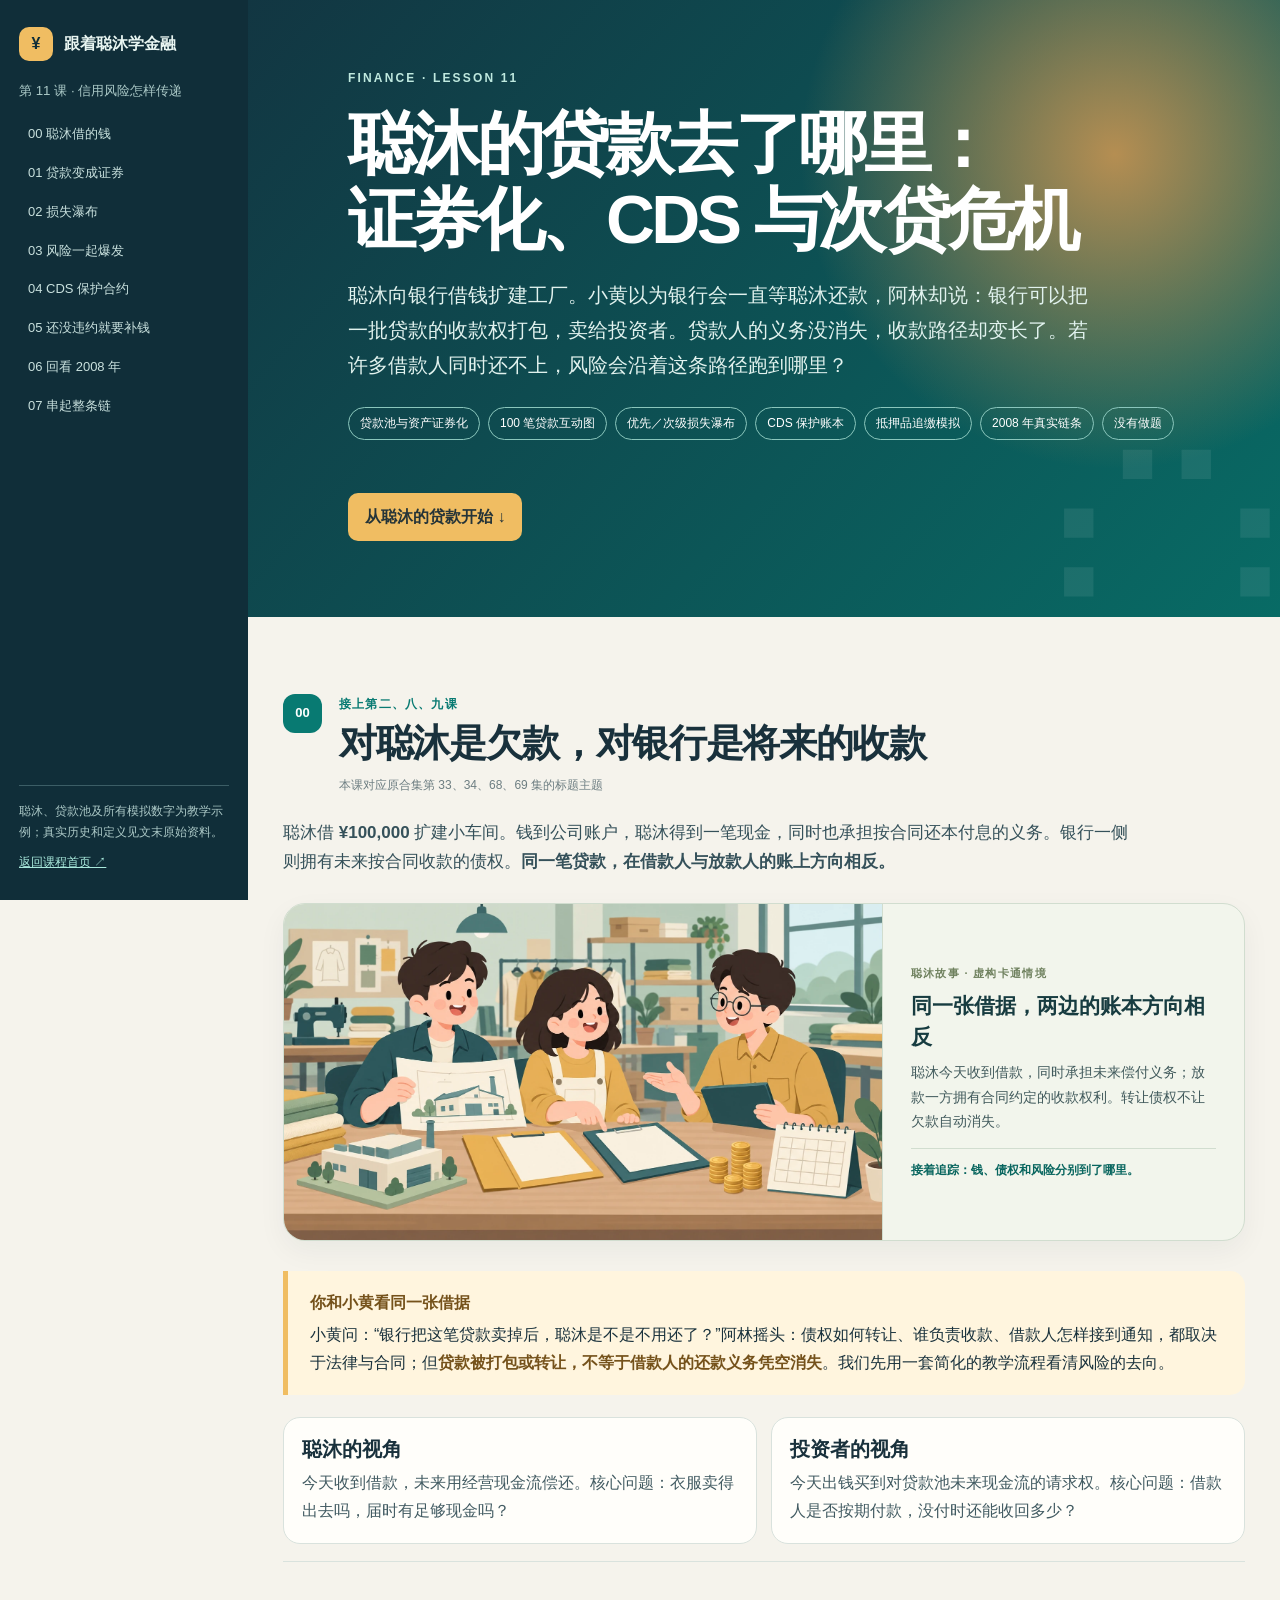
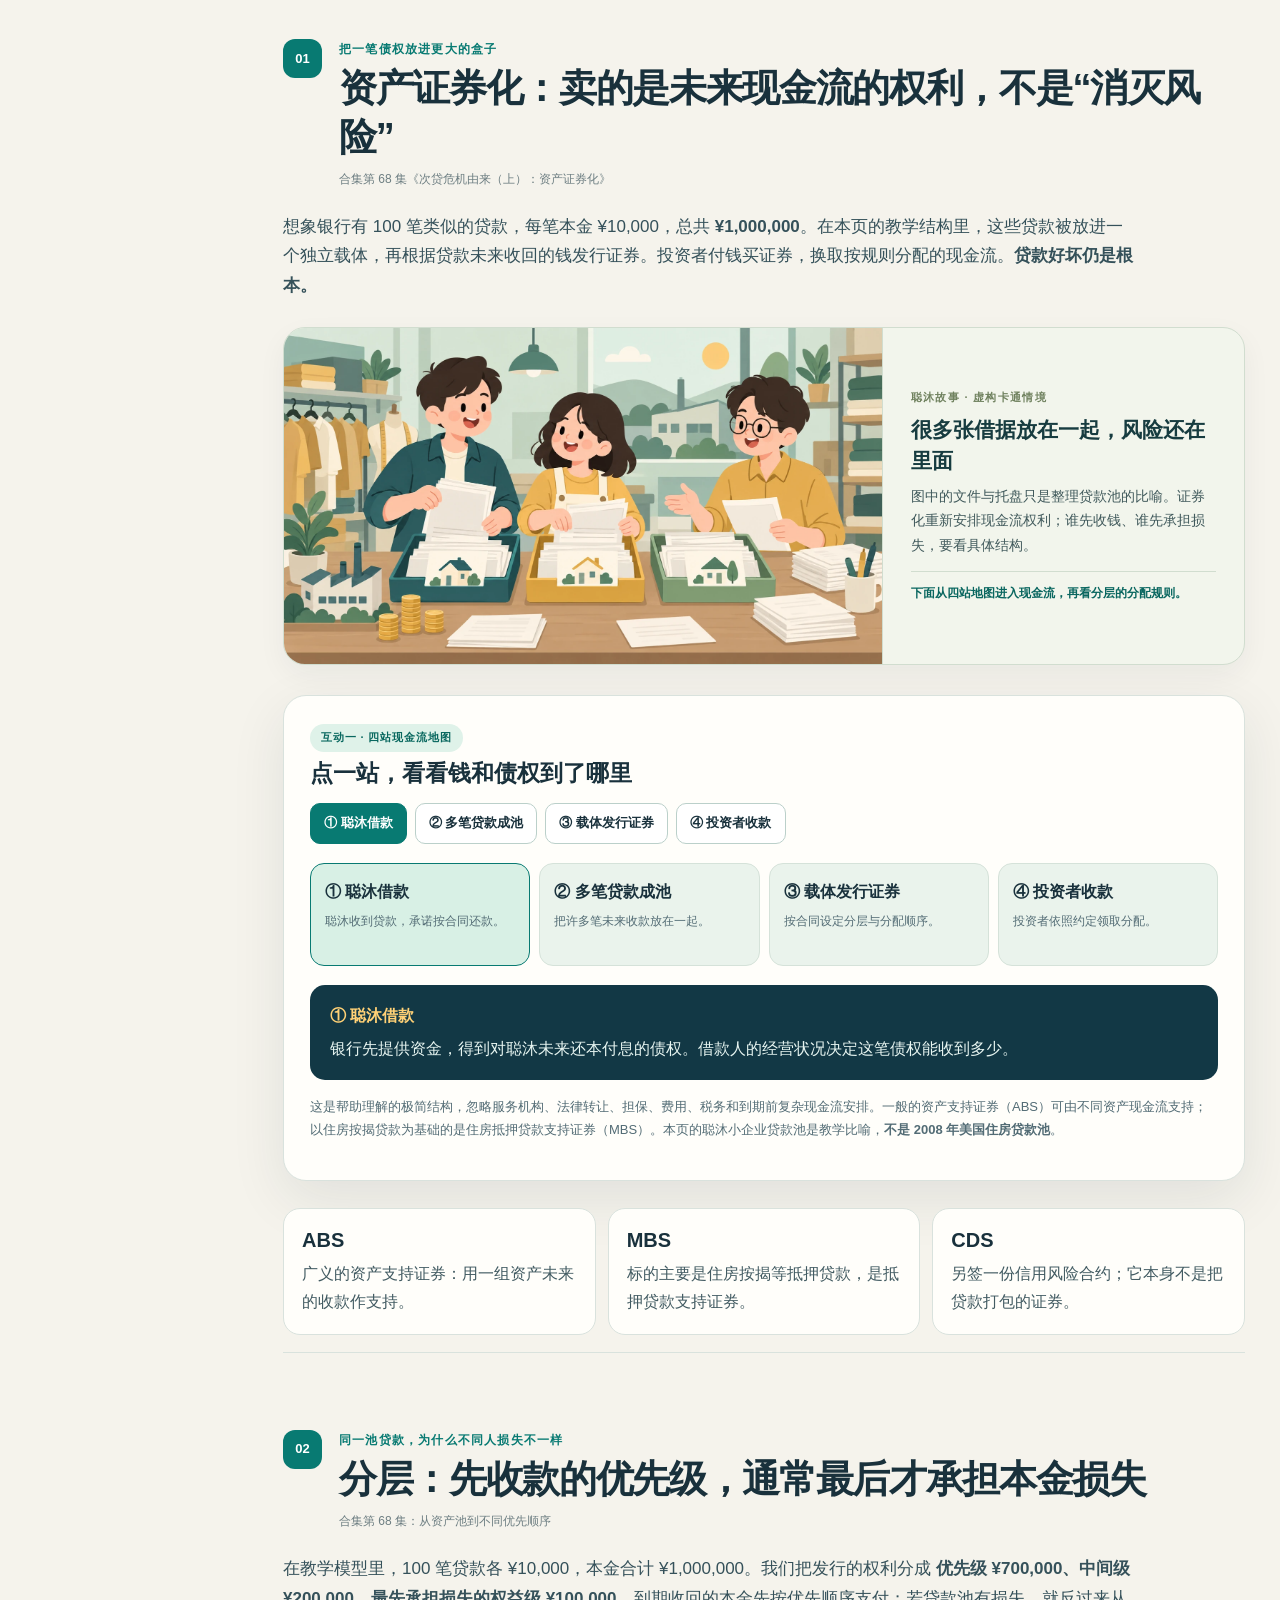
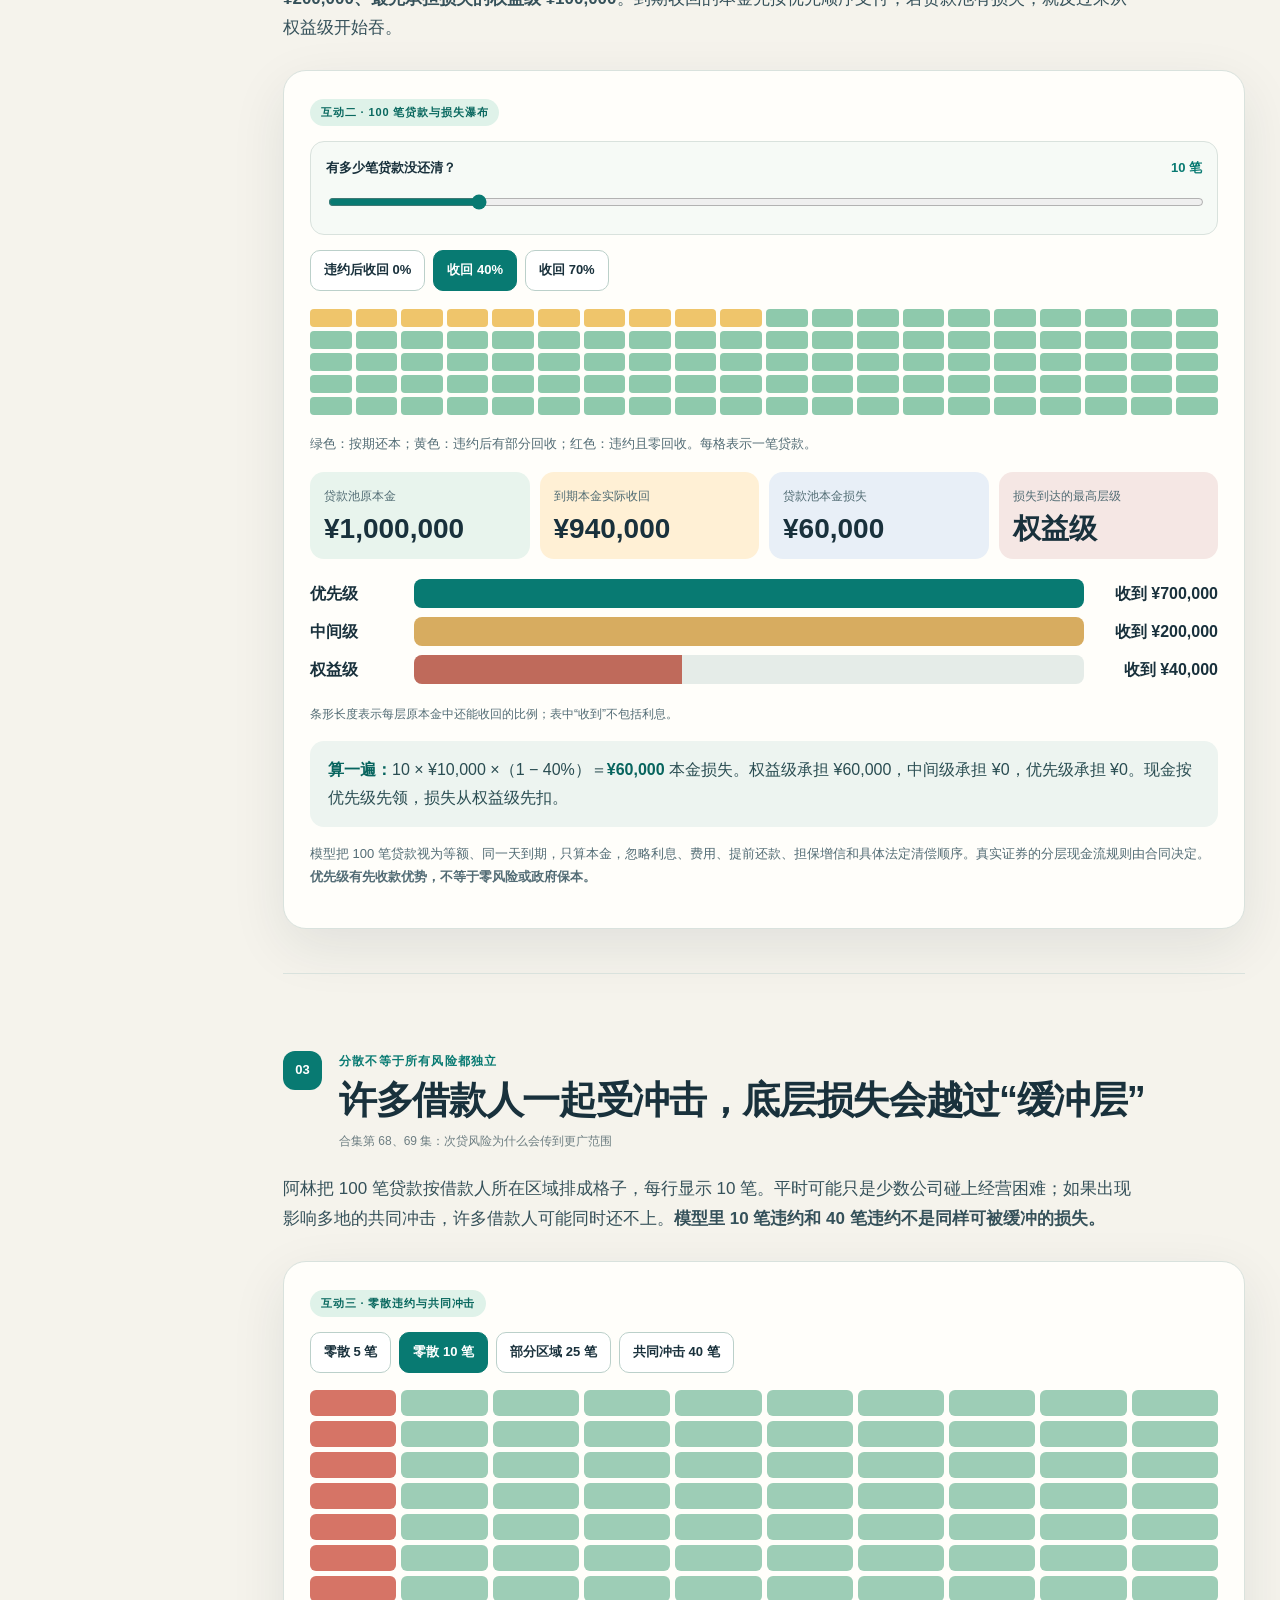
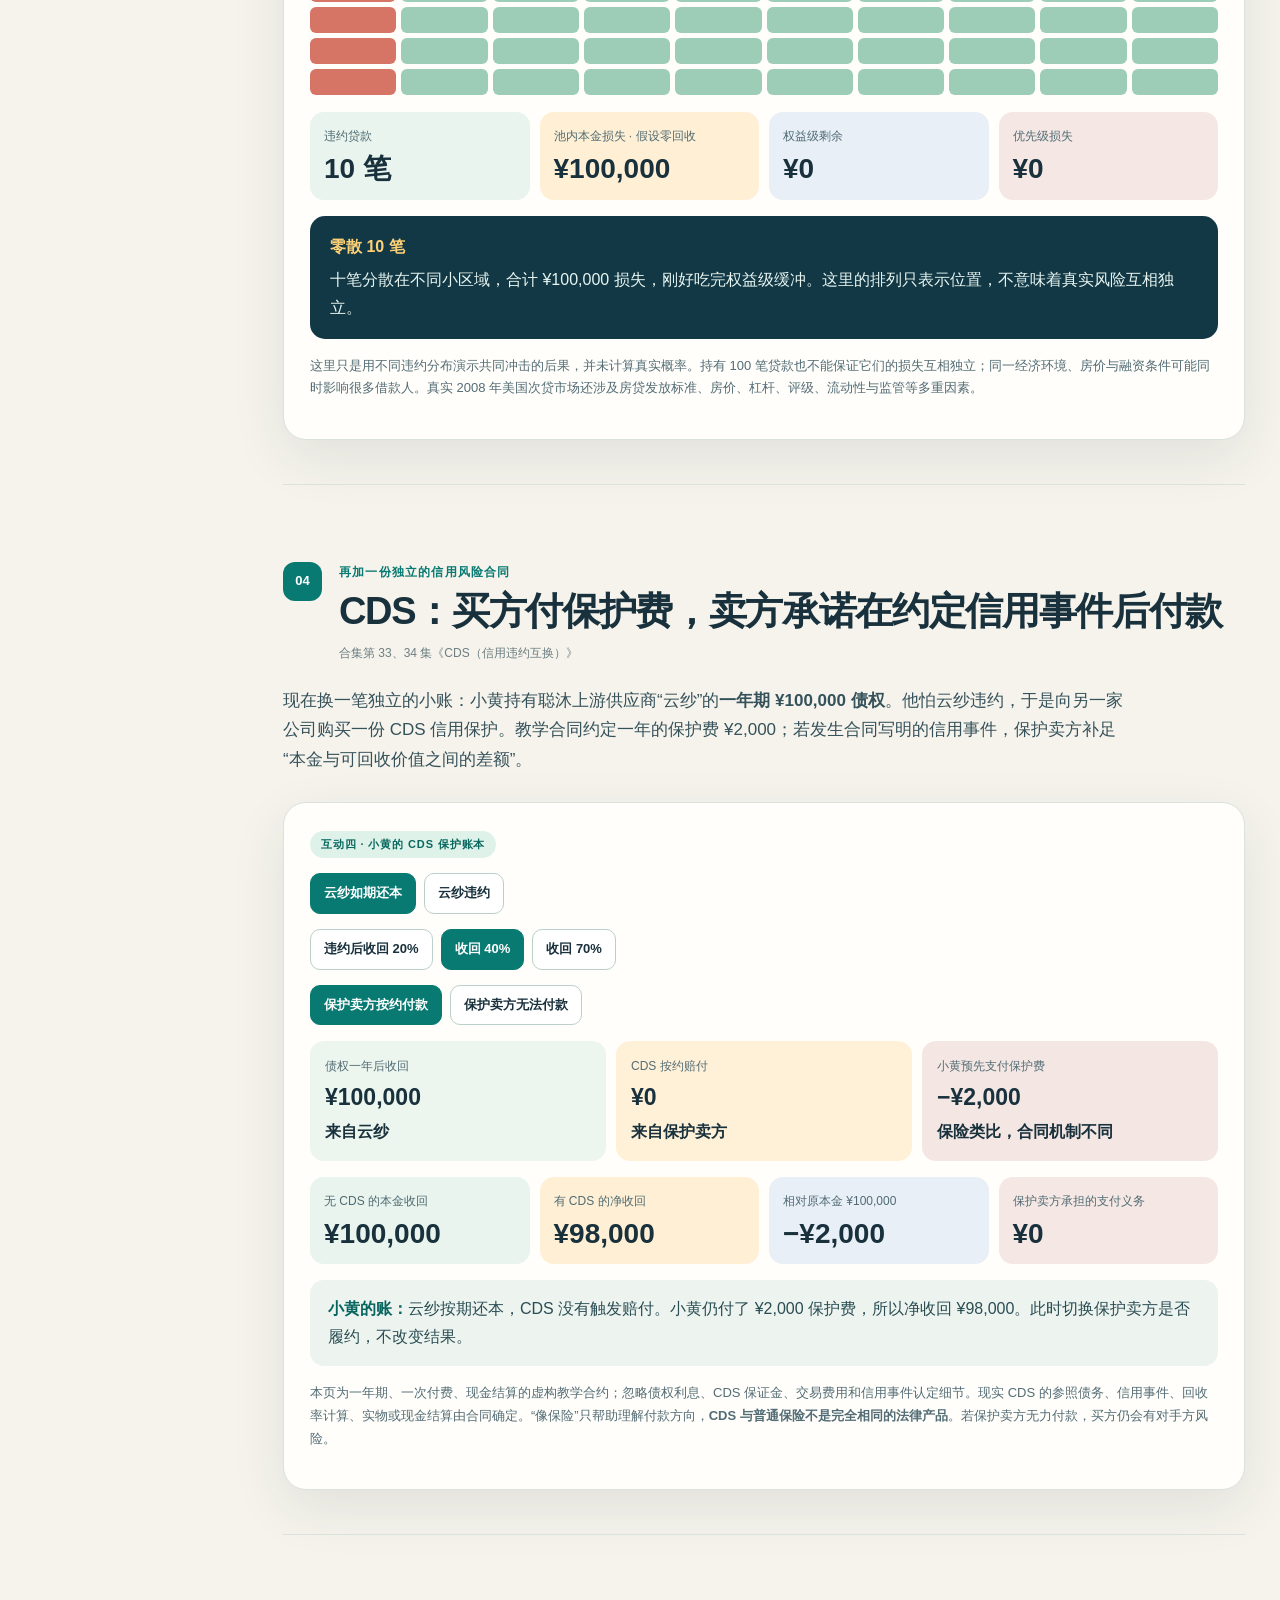
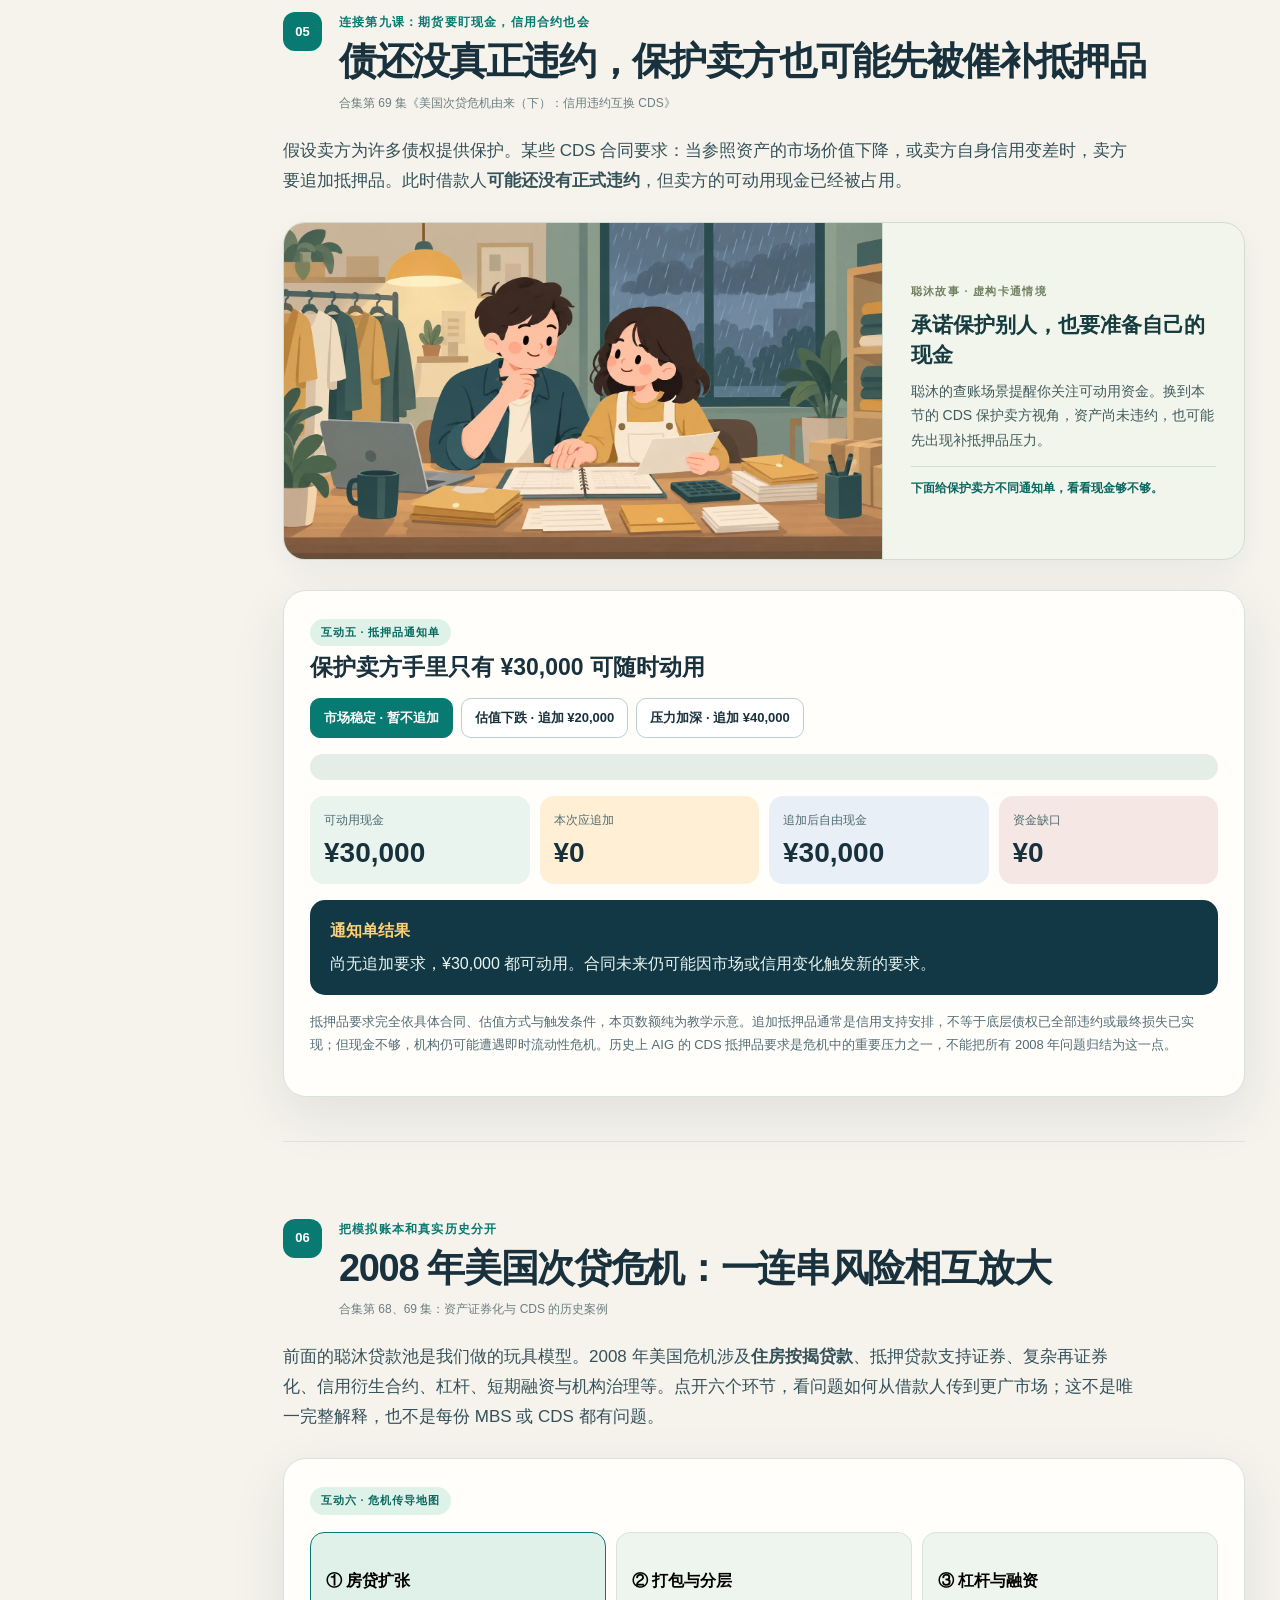
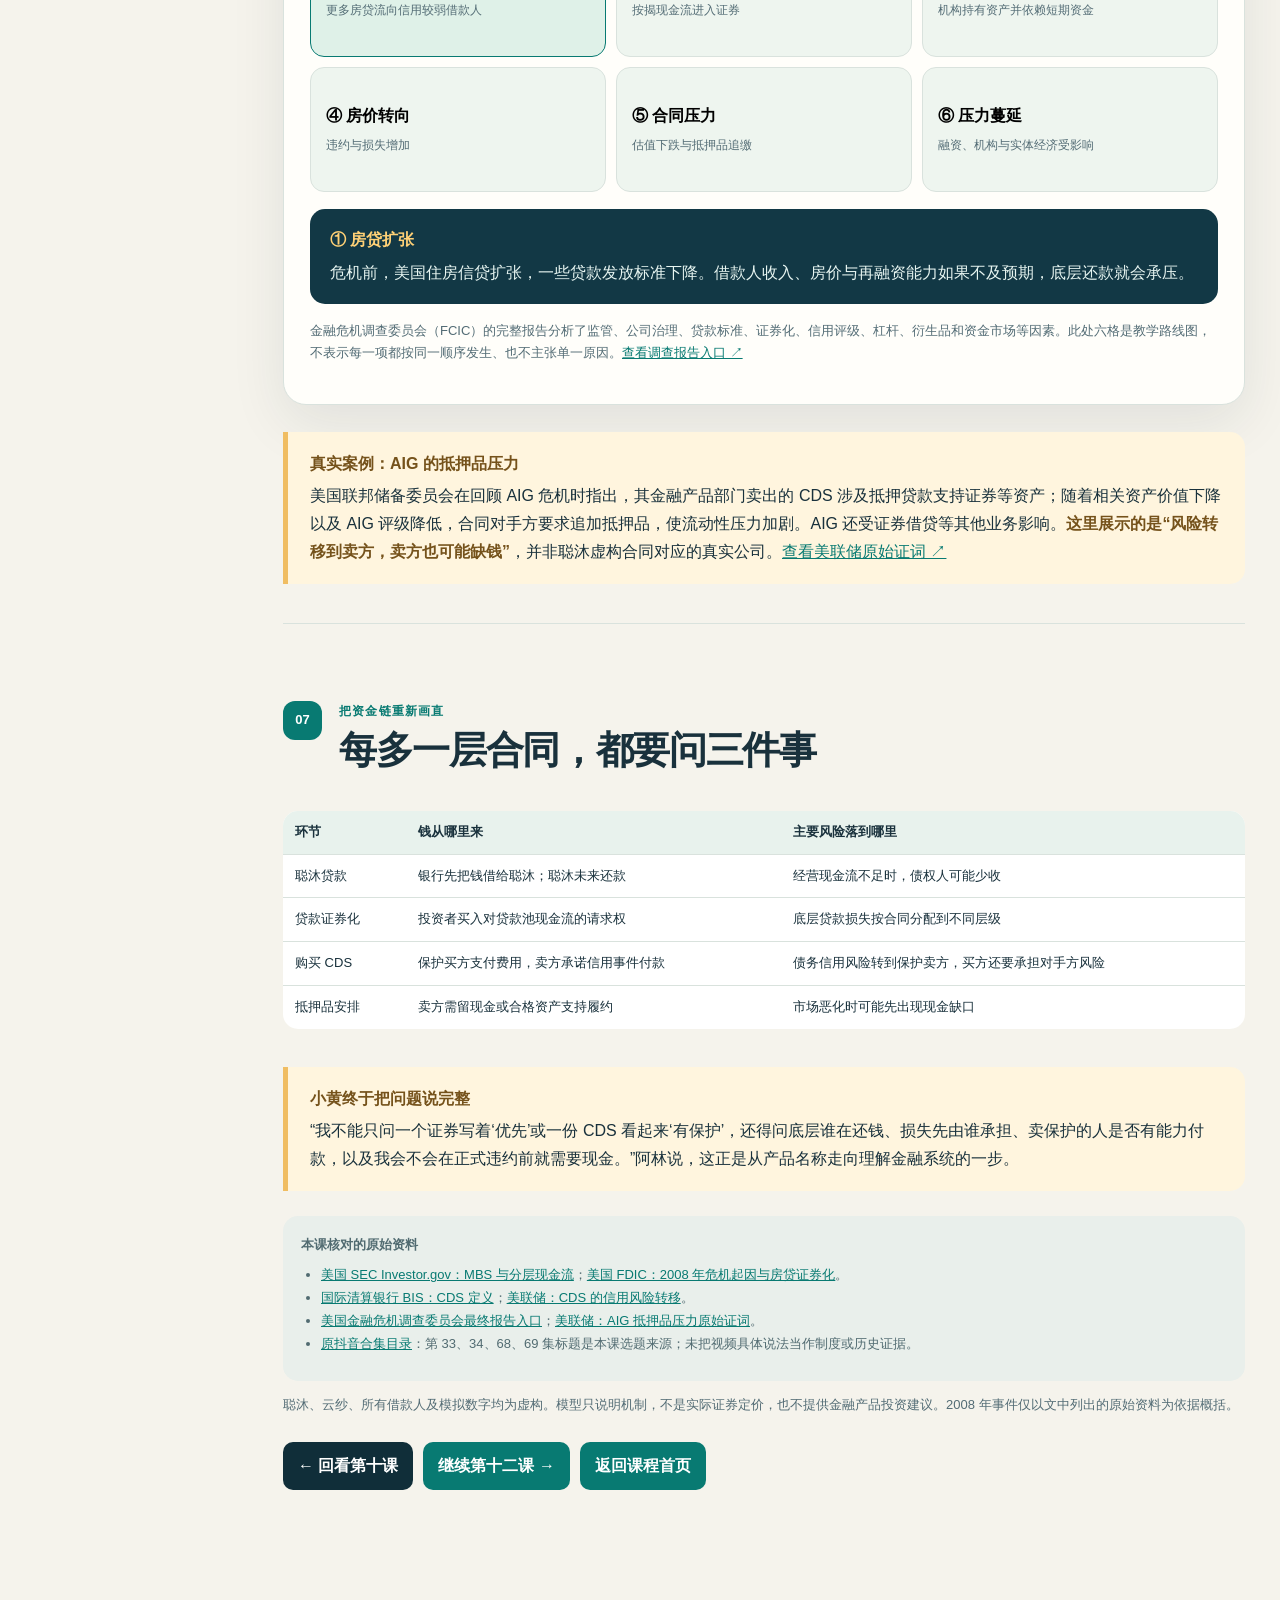
<file: finance-course-11.html>
<!doctype html>
<html lang="zh-CN">
<head>
  <meta charset="utf-8"><meta name="viewport" content="width=device-width, initial-scale=1">
  <meta name="description" content="跟着聪沐与小黄，用贷款池、损失瀑布、CDS 保护和抵押品追缴模拟理解资产证券化、信用违约互换与次贷危机。">
  <title>第 11 课｜聪沐的贷款去了哪里：证券化、CDS 与次贷危机</title>
  <style>
    :root{--ink:#19313c;--muted:#536c75;--navy:#102e39;--teal:#087a72;--mint:#dff2e9;--gold:#f0bd62;--rose:#c15b52;--paper:#f5f3ec;--card:#fffefa;--line:#d9e2dd;--shadow:0 18px 55px rgba(17,48,58,.09)}
    *{box-sizing:border-box}html{scroll-behavior:smooth}body{margin:0;background:var(--paper);color:var(--ink);font-family:-apple-system,BlinkMacSystemFont,"PingFang SC","Microsoft YaHei",sans-serif;line-height:1.75}button,input{font:inherit}button{cursor:pointer}a{color:var(--teal)}.layout{display:grid;grid-template-columns:248px minmax(0,1fr);min-height:100vh}.rail{position:sticky;top:0;height:100vh;overflow:auto;background:var(--navy);padding:27px 19px;color:#e9f6f2;display:flex;flex-direction:column}.brand{display:flex;align-items:center;gap:11px;font-weight:900;line-height:1.3}.mark{width:34px;height:34px;display:grid;place-items:center;border-radius:10px;background:var(--gold);color:var(--navy)}.rail small{display:block;color:#abc9c7;margin:18px 0 14px}.rail nav{display:grid;gap:2px}.rail nav a{color:#c9e1de;text-decoration:none;border-radius:9px;padding:7px 9px;font-size:13px}.rail nav a:hover,.rail nav a:focus-visible{background:#28515a;color:white}.rail-bottom{margin-top:auto;border-top:1px solid #3c5e66;padding-top:15px;font-size:12px;color:#abc8c6}.rail-bottom a{display:block;color:#a9e9dc;margin-top:9px}.main{min-width:0}.hero{background:radial-gradient(circle at 84% 25%,#b58e52 0,transparent 32%),linear-gradient(132deg,#123642,#086b65);color:white;padding:68px max(30px,calc((100vw - 1080px)/2)) 76px;position:relative;overflow:hidden}.hero:after{content:"◌";position:absolute;right:1%;bottom:-170px;font-size:470px;line-height:1;opacity:.075}.hero>*{position:relative;z-index:1}.eyebrow{font-size:12px;letter-spacing:.18em;font-weight:900;color:#bfe9df}.hero h1{font-size:clamp(38px,5.3vw,72px);line-height:1.12;letter-spacing:-.052em;margin:17px 0 20px}.hero p{font-size:clamp(17px,2.1vw,20px);color:#e1f2ee;max-width:750px;margin:0 0 24px}.chips{display:flex;gap:8px;flex-wrap:wrap}.chips span{border:1px solid #8ac6bc;border-radius:100px;padding:5px 11px;font-size:12px}.go{display:inline-block;background:var(--gold);color:#253438;text-decoration:none;border-radius:10px;padding:10px 17px;font-weight:900;margin-top:25px}.content{max-width:1030px;margin:auto;padding:0 34px 110px}.chapter{padding:77px 0 17px;scroll-margin-top:20px}.chapter+.chapter{border-top:1px solid var(--line)}.head{display:flex;gap:17px;align-items:flex-start;margin-bottom:20px}.n{flex:none;width:39px;height:39px;display:grid;place-items:center;border-radius:12px;background:var(--teal);color:white;font-size:13px;font-weight:900}.kicker{font-size:12px;letter-spacing:.1em;color:var(--teal);font-weight:900;margin:0 0 4px}.head h2{font-size:clamp(26px,3.2vw,38px);line-height:1.28;letter-spacing:-.035em;margin:0}.ep{display:inline-block;color:#6d7e82;font-size:12px;margin-top:7px}.intro{font-size:17px;color:#35515a;max-width:850px;margin:0 0 24px}.story{border-left:5px solid var(--gold);background:#fff5de;border-radius:0 15px 15px 0;padding:18px 22px;margin:22px 0}.story b{color:#75521b}.story p{margin:4px 0 0}.sim{background:var(--card);border:1px solid var(--line);border-radius:23px;box-shadow:var(--shadow);padding:26px;margin:27px 0}.sim h3{font-size:23px;line-height:1.28;margin:7px 0}.tag{display:inline-block;background:var(--mint);color:#09685f;border-radius:100px;padding:4px 11px;font-size:11px;font-weight:900;letter-spacing:.08em}.btns{display:flex;gap:8px;flex-wrap:wrap;margin:15px 0}.btn{border:1px solid #bbd0ca;border-radius:10px;background:white;color:var(--ink);padding:8px 13px;font-size:13px;font-weight:900}.btn:hover,.btn:focus-visible{background:#e8f5ef;border-color:var(--teal)}.btn.active{background:var(--teal);color:white;border-color:var(--teal)}.btn.primary{background:var(--navy);color:white;border-color:var(--navy)}.btn:disabled{opacity:.45;cursor:default}.btn:focus-visible,a:focus-visible,input:focus-visible{outline:3px solid var(--gold);outline-offset:2px}.two{display:grid;grid-template-columns:1fr 1fr;gap:14px}.three{display:grid;grid-template-columns:repeat(3,1fr);gap:12px}.card{background:#fffefa;border:1px solid var(--line);border-radius:17px;padding:18px}.card h3{font-size:20px;line-height:1.3;margin:0 0 7px}.card p{margin:0;color:#425b62}.metric-grid{display:grid;grid-template-columns:repeat(4,1fr);gap:10px;margin:16px 0}.metric{border-radius:14px;background:#e8f4ed;padding:14px}.metric:nth-child(2){background:#fff0d5}.metric:nth-child(3){background:#e8eff7}.metric:nth-child(4){background:#f5e7e4}.metric small{display:block;color:#506b73;font-size:12px}.metric strong{display:block;font-size:clamp(19px,2.5vw,28px);line-height:1.2;margin-top:5px}.formula{border-radius:14px;background:#edf4f0;color:#2a4d52;padding:15px 18px;margin:16px 0}.formula b{color:#07645e}.note{font-size:13px;color:var(--muted);margin:13px 0}.reveal{border-radius:15px;background:#123845;color:#e7f5f1;padding:17px 20px;margin:16px 0}.reveal b{color:#ffd176}.reveal p{margin:5px 0 0}.table-wrap{overflow:auto}.simple-table{border-collapse:collapse;width:100%;background:white;border-radius:15px;overflow:hidden;margin:16px 0;font-size:13px}.simple-table th,.simple-table td{padding:10px 12px;border-bottom:1px solid var(--line);text-align:left;vertical-align:top}.simple-table th{background:#e8f2ed}.simple-table tr:last-child td{border-bottom:none}.good{color:#08766e;font-weight:900}.bad{color:#be5249;font-weight:900}.step-pills{display:flex;flex-wrap:wrap;gap:7px;margin:15px 0}.step-pills span{padding:5px 10px;border-radius:100px;background:#edf2ee;color:#61777b;font-size:12px}.step-pills span.done{background:#d8f0e4;color:#07665d;font-weight:900}.step-pills span.warn{background:#f9dfd8;color:#a5443c}.payoff{width:100%;height:auto;background:#f6f9f5;border:1px solid var(--line);border-radius:15px;margin:14px 0;display:block}.rangebox{background:#f6faf6;border:1px solid var(--line);border-radius:14px;padding:15px;margin:15px 0}.rangebox label{display:flex;justify-content:space-between;gap:10px;font-weight:900;font-size:13px}.rangebox output{color:var(--teal)}.rangebox input{width:100%;accent-color:var(--teal);margin-top:14px}.sourcebox{background:#e9efeb;border-radius:15px;padding:18px;color:#516b71;font-size:13px;margin-top:25px}.sourcebox ul{margin:8px 0;padding-left:20px}.sourcebox a{overflow-wrap:anywhere}.footnav{display:flex;gap:10px;flex-wrap:wrap;margin-top:25px}.footnav a{background:var(--navy);color:white;border-radius:10px;text-decoration:none;padding:10px 15px;font-weight:900}.footnav a+a{background:var(--teal)}.timeline{display:grid;grid-template-columns:repeat(4,1fr);gap:9px;margin:20px 0}.station{background:#edf4ef;border:1px solid #d4e2d9;border-radius:14px;padding:12px;min-height:105px}.station b,.station small{display:block}.station b{font-size:14px}.station small{color:var(--muted);font-size:12px;margin-top:4px}.station.current{background:#d4eee4;border-color:var(--teal);box-shadow:inset 0 0 0 1px var(--teal)}.station.failed{background:#f8e0d9;border-color:var(--rose)}.station.future{opacity:.62}.ticket{background:#153944;color:#edf8f3;border-radius:20px;padding:21px;display:grid;grid-template-columns:repeat(3,1fr);gap:12px;margin:15px 0}.ticket div{border-left:2px solid #548078;padding-left:12px}.ticket small{display:block;color:#b8d8d1}.ticket b{font-size:23px}.option-art{display:grid;grid-template-columns:1fr 1fr;gap:12px;margin:16px 0}.option-art>div{border-radius:15px;padding:18px;background:#e1f1e9}.option-art>div+div{background:#fff0d7}.option-art b{display:block;font-size:19px}.option-art span{display:block;font-size:12px;color:#425b62}.legend{display:flex;gap:14px;flex-wrap:wrap;color:var(--muted);font-size:12px}.legend i{display:inline-block;width:12px;height:12px;border-radius:50%;margin-right:5px;vertical-align:middle;background:var(--teal)}.legend span:nth-child(2) i{background:var(--rose)}.legend span:nth-child(3) i{background:#bd8c36}.compare-bars{display:grid;gap:9px;margin:18px 0}.bar-row{display:grid;grid-template-columns:130px 1fr 105px;align-items:center;gap:10px;font-size:13px;font-weight:900}.bar-track{height:20px;background:#e9f0ea;border-radius:20px;overflow:hidden}.bar-track i{height:100%;display:block;background:var(--teal);border-radius:20px}.bar-row:nth-child(2) i{background:var(--rose)}.bar-row:nth-child(3) i{background:#bd8c36}.bar-row strong{text-align:right}.stamp{font-size:12px;border:1px solid #a7c7bc;border-radius:100px;padding:5px 10px;display:inline-block;color:#285b55;background:#eff7f2;margin-bottom:12px}@media(max-width:1120px){.layout{grid-template-columns:1fr}.rail{position:relative;height:auto;padding:14px 24px}.rail small,.rail-bottom{display:none}.rail nav{display:flex;gap:8px;white-space:nowrap;overflow:auto;margin-top:9px}.hero{padding:54px 34px}.content{padding:0 25px 85px}}@media(max-width:760px){.hero{padding:43px 22px}.content{padding:0 18px 75px}.chapter{padding-top:58px}.sim{padding:18px}.two,.three,.option-art{grid-template-columns:1fr}.metric-grid{grid-template-columns:repeat(2,1fr)}.ticket{grid-template-columns:1fr 1fr}.timeline{grid-template-columns:1fr 1fr}}@media(max-width:450px){.metric-grid,.ticket{grid-template-columns:1fr}.hero h1{font-size:37px}.head{gap:10px}.simple-table th,.simple-table td{padding:8px}.bar-row{grid-template-columns:92px 1fr 82px;font-size:11px}}@media(prefers-reduced-motion:reduce){html{scroll-behavior:auto}}
  
  .stage-list{display:grid;grid-template-columns:repeat(3,1fr);gap:9px;margin:18px 0}.stage-card{border-radius:14px;background:#edf4ef;border:1px solid var(--line);padding:12px;min-height:103px}.stage-card b,.stage-card small{display:block}.stage-card small{font-size:12px;color:var(--muted);margin-top:4px}.stage-card.live{border-color:var(--teal);background:#d9f0e5}.stage-card.locked{opacity:.55}.book{display:grid;grid-template-columns:1fr 1fr;gap:15px;margin:17px 0}.book-col{border:1px solid var(--line);background:#f6faf6;border-radius:15px;padding:15px}.book-row{display:grid;grid-template-columns:70px 1fr 82px;align-items:center;gap:9px;margin:9px 0;font-size:13px}.book-row i{height:18px;display:block;background:#82bdb0;border-radius:5px}.book-col.sell i{background:#e6a89f}.book-row strong{text-align:right}.receipt{background:#173946;border-radius:17px;color:#eaf8f4;padding:18px;margin:16px 0}.receipt b{color:#ffdc8f}.receipt p{margin:5px 0}.flowline{display:grid;grid-template-columns:1fr 34px 1fr 34px 1fr;align-items:center;gap:8px;margin:18px 0}.flowline div{background:#eaf3ed;border:1px solid var(--line);border-radius:13px;padding:15px;min-height:110px}.flowline div b,.flowline div small{display:block}.flowline div small{color:var(--muted);font-size:12px}.flowline span{text-align:center;font-size:24px;color:var(--teal)}.quote-board{display:grid;grid-template-columns:repeat(4,1fr);gap:9px;margin:15px 0}.quote-board div{border-radius:13px;background:#eef4ef;padding:12px;text-align:center}.quote-board b,.quote-board small{display:block}.quote-board small{color:var(--muted);font-size:11px}.mini-legend{display:flex;gap:13px;flex-wrap:wrap;color:var(--muted);font-size:12px}.mini-legend i{display:inline-block;width:12px;height:12px;border-radius:50%;margin-right:5px;vertical-align:middle;background:var(--teal)}.mini-legend span:nth-child(2) i{background:var(--gold)}.source-cards{display:grid;grid-template-columns:repeat(2,1fr);gap:12px;margin:16px 0}.source-card{border:1px solid var(--line);border-radius:14px;background:#fffefa;padding:15px;text-align:left}.source-card b,.source-card small{display:block}.source-card small{color:var(--muted);font-size:12px}.source-card.active{border-color:var(--teal);background:#e7f5ed}.risk-strip{display:grid;grid-template-columns:repeat(3,1fr);gap:10px;margin:15px 0}.risk-strip div{border-radius:13px;background:#e8f2ea;padding:13px}.risk-strip b,.risk-strip small{display:block}.risk-strip small{color:var(--muted);font-size:12px}@media(max-width:760px){.stage-list,.risk-strip{grid-template-columns:1fr 1fr}.book,.source-cards{grid-template-columns:1fr}.flowline{grid-template-columns:1fr}.flowline span{transform:rotate(90deg);height:25px}.quote-board{grid-template-columns:1fr 1fr}}@media(max-width:450px){.stage-list,.risk-strip{grid-template-columns:1fr}.book-row{grid-template-columns:58px 1fr 67px}}
  
  .route{display:grid;grid-template-columns:repeat(4,1fr);gap:9px;margin:19px 0}.route>div{background:#eaf3ec;border:1px solid #d5e2d9;border-radius:14px;padding:14px;min-height:103px}.route b,.route small{display:block}.route small{font-size:12px;color:var(--muted);margin-top:5px}.route .on{border-color:var(--teal);background:#d8f0e5}.loans{display:grid;grid-template-columns:repeat(20,1fr);gap:4px;margin:18px 0}.loans i{height:18px;background:#8ec9ac;border-radius:4px}.loans i.default{background:#d97467}.loans i.recovered{background:#efc56b}.tranches{display:grid;gap:9px;margin:20px 0}.tranche{display:grid;grid-template-columns:95px 1fr 125px;align-items:center;gap:9px}.tranche small{color:var(--muted)}.tranche-track{height:29px;border-radius:8px;background:#e5ece8;overflow:hidden;position:relative}.tranche-track i{display:block;height:100%;background:var(--teal)}.tranche:nth-child(2) i{background:#d7ac60}.tranche:nth-child(3) i{background:#bf6a5b}.tranche strong{text-align:right}.tier-note{font-size:12px;color:var(--muted);margin:10px 0}.pool-mini{display:grid;grid-template-columns:repeat(10,1fr);gap:5px;margin:17px 0}.pool-mini i{height:26px;border-radius:6px;background:#9dcdb6}.pool-mini i.default{background:#d67466}.cashboxes{display:grid;grid-template-columns:repeat(3,1fr);gap:10px;margin:16px 0}.cashboxes div{border-radius:14px;padding:15px;background:#ecf5ee}.cashboxes div:nth-child(2){background:#fff1d7}.cashboxes div:nth-child(3){background:#f3e6e3}.cashboxes b,.cashboxes strong,.cashboxes small{display:block}.cashboxes strong{font-size:23px}.cashboxes small{font-size:12px;color:var(--muted)}.chain{display:grid;grid-template-columns:repeat(3,1fr);gap:10px;margin:17px 0}.chain button{background:#eef5ef;border:1px solid var(--line);border-radius:14px;padding:15px;text-align:left;min-height:125px}.chain button b,.chain button small{display:block}.chain button small{color:var(--muted);font-size:12px;margin-top:5px}.chain button.active{border-color:var(--teal);background:#dff1e8}.call-gauge{background:#e5ede8;height:26px;border-radius:100px;overflow:hidden;margin:16px 0}.call-gauge i{display:block;height:100%;background:var(--teal);width:0;transition:width .3s}.big-number{font-size:clamp(26px,4vw,43px);font-weight:900;color:var(--teal);line-height:1.2}.pill{display:inline-block;background:#e7f1ea;color:#215c56;border-radius:100px;padding:5px 10px;font-size:12px;font-weight:800}@media(max-width:760px){.route,.chain{grid-template-columns:1fr 1fr}.loans{grid-template-columns:repeat(10,1fr)}.cashboxes{grid-template-columns:1fr}}@media(max-width:450px){.route,.chain{grid-template-columns:1fr}.tranche{grid-template-columns:73px 1fr 90px;font-size:12px}.tranche-track{height:23px}}
  </style>
<link rel="stylesheet" href="assets/course-art.css?v=20260928-art">
</head>
<body>
<div class="layout"><aside class="rail" aria-label="课程导航"><div class="brand"><span class="mark">¥</span><span>跟着聪沐学金融</span></div><small>第 11 课 · 信用风险怎样传递</small><nav><a href="#opening">00 聪沐借的钱</a><a href="#route">01 贷款变成证券</a><a href="#waterfall">02 损失瀑布</a><a href="#together">03 风险一起爆发</a><a href="#cds">04 CDS 保护合约</a><a href="#collateral">05 还没违约就要补钱</a><a href="#crisis">06 回看 2008 年</a><a href="#finish">07 串起整条链</a></nav><div class="rail-bottom">聪沐、贷款池及所有模拟数字为教学示例；真实历史和定义见文末原始资料。<a href="index.html">返回课程首页 ↗</a></div></aside>
<main class="main"><header class="hero"><div class="eyebrow">FINANCE · LESSON 11</div><h1>聪沐的贷款去了哪里：<br>证券化、CDS 与次贷危机</h1><p>聪沐向银行借钱扩建工厂。小黄以为银行会一直等聪沐还款，阿林却说：银行可以把一批贷款的收款权打包，卖给投资者。贷款人的义务没消失，收款路径却变长了。若许多借款人同时还不上，风险会沿着这条路径跑到哪里？</p><div class="chips"><span>贷款池与资产证券化</span><span>100 笔贷款互动图</span><span>优先／次级损失瀑布</span><span>CDS 保护账本</span><span>抵押品追缴模拟</span><span>2008 年真实链条</span><span>没有做题</span></div><br><a class="go" href="#opening">从聪沐的贷款开始 ↓</a></header>
<div class="content">
  <section class="chapter" id="opening"><div class="head"><span class="n">00</span><div><p class="kicker">接上第二、八、九课</p><h2>对聪沐是欠款，对银行是将来的收款</h2><span class="ep">本课对应原合集第 33、34、68、69 集的标题主题</span></div></div><p class="intro">聪沐借 <b>¥100,000</b> 扩建小车间。钱到公司账户，聪沐得到一笔现金，同时也承担按合同还本付息的义务。银行一侧则拥有未来按合同收款的债权。<b>同一笔贷款，在借款人与放款人的账上方向相反。</b></p>
<figure class="course-art"><img src="assets/course-financing.webp" alt="同一张借据，两边的账本方向相反：聪沐今天收到借款，同时承担未来偿付义务；放款一方拥有合同约定的收款权利。转让债权不让欠款自动消失。" width="1672" height="941" loading="lazy" decoding="async"><figcaption><span class="course-art-label">聪沐故事 · 虚构卡通情境</span><strong class="course-art-title">同一张借据，两边的账本方向相反</strong><span class="course-art-copy">聪沐今天收到借款，同时承担未来偿付义务；放款一方拥有合同约定的收款权利。转让债权不让欠款自动消失。</span><span class="course-art-next">接着追踪：钱、债权和风险分别到了哪里。</span></figcaption></figure>
<div class="story"><b>你和小黄看同一张借据</b><p>小黄问：“银行把这笔贷款卖掉后，聪沐是不是不用还了？”阿林摇头：债权如何转让、谁负责收款、借款人怎样接到通知，都取决于法律与合同；但<b>贷款被打包或转让，不等于借款人的还款义务凭空消失</b>。我们先用一套简化的教学流程看清风险的去向。</p></div><div class="two"><div class="card"><h3>聪沐的视角</h3><p>今天收到借款，未来用经营现金流偿还。核心问题：衣服卖得出去吗，届时有足够现金吗？</p></div><div class="card"><h3>投资者的视角</h3><p>今天出钱买到对贷款池未来现金流的请求权。核心问题：借款人是否按期付款，没付时还能收回多少？</p></div></div></section>

  <section class="chapter" id="route"><div class="head"><span class="n">01</span><div><p class="kicker">把一笔债权放进更大的盒子</p><h2>资产证券化：卖的是未来现金流的权利，不是“消灭风险”</h2><span class="ep">合集第 68 集《次贷危机由来（上）：资产证券化》</span></div></div><p class="intro">想象银行有 100 笔类似的贷款，每笔本金 ¥10,000，总共 <b>¥1,000,000</b>。在本页的教学结构里，这些贷款被放进一个独立载体，再根据贷款未来收回的钱发行证券。投资者付钱买证券，换取按规则分配的现金流。<b>贷款好坏仍是根本。</b></p>
<figure class="course-art"><img src="assets/course-credit.webp" alt="很多张借据放在一起，风险还在里面：图中的文件与托盘只是整理贷款池的比喻。证券化重新安排现金流权利；谁先收钱、谁先承担损失，要看具体结构。" width="1672" height="941" loading="lazy" decoding="async"><figcaption><span class="course-art-label">聪沐故事 · 虚构卡通情境</span><strong class="course-art-title">很多张借据放在一起，风险还在里面</strong><span class="course-art-copy">图中的文件与托盘只是整理贷款池的比喻。证券化重新安排现金流权利；谁先收钱、谁先承担损失，要看具体结构。</span><span class="course-art-next">下面从四站地图进入现金流，再看分层的分配规则。</span></figcaption></figure>
<div class="sim"><span class="tag">互动一 · 四站现金流地图</span><h3>点一站，看看钱和债权到了哪里</h3><div class="btns" role="group" aria-label="证券化流程阶段"><button class="btn active" type="button" data-route="0" aria-pressed="true">① 聪沐借款</button><button class="btn" type="button" data-route="1" aria-pressed="false">② 多笔贷款成池</button><button class="btn" type="button" data-route="2" aria-pressed="false">③ 载体发行证券</button><button class="btn" type="button" data-route="3" aria-pressed="false">④ 投资者收款</button></div><div class="route" id="routeMap"></div><div class="reveal" id="routeExplain" aria-live="polite"></div><p class="note">这是帮助理解的极简结构，忽略服务机构、法律转让、担保、费用、税务和到期前复杂现金流安排。一般的资产支持证券（ABS）可由不同资产现金流支持；以住房按揭贷款为基础的是住房抵押贷款支持证券（MBS）。本页的聪沐小企业贷款池是教学比喻，<b>不是 2008 年美国住房贷款池</b>。</p></div><div class="three"><div class="card"><h3>ABS</h3><p>广义的资产支持证券：用一组资产未来的收款作支持。</p></div><div class="card"><h3>MBS</h3><p>标的主要是住房按揭等抵押贷款，是抵押贷款支持证券。</p></div><div class="card"><h3>CDS</h3><p>另签一份信用风险合约；它本身不是把贷款打包的证券。</p></div></div></section>

  <section class="chapter" id="waterfall"><div class="head"><span class="n">02</span><div><p class="kicker">同一池贷款，为什么不同人损失不一样</p><h2>分层：先收款的优先级，通常最后才承担本金损失</h2><span class="ep">合集第 68 集：从资产池到不同优先顺序</span></div></div><p class="intro">在教学模型里，100 笔贷款各 ¥10,000，本金合计 ¥1,000,000。我们把发行的权利分成 <b>优先级 ¥700,000、中间级 ¥200,000、最先承担损失的权益级 ¥100,000</b>。到期收回的本金先按优先顺序支付；若贷款池有损失，就反过来从权益级开始吞。</p><div class="sim"><span class="tag">互动二 · 100 笔贷款与损失瀑布</span><div class="rangebox"><label for="defaultsSlider">有多少笔贷款没还清？ <output id="defaultsOut">10 笔</output></label><input id="defaultsSlider" type="range" min="0" max="60" step="1" value="10"></div><div class="btns" role="group" aria-label="每笔违约贷款的本金回收率"><button class="btn" type="button" data-recovery="0" aria-pressed="false">违约后收回 0%</button><button class="btn active" type="button" data-recovery="40" aria-pressed="true">收回 40%</button><button class="btn" type="button" data-recovery="70" aria-pressed="false">收回 70%</button></div><div class="loans" id="loanGrid" aria-label="100 笔贷款中发生违约的笔数"></div><p class="note">绿色：按期还本；黄色：违约后有部分回收；红色：违约且零回收。每格表示一笔贷款。</p><div class="metric-grid"><div class="metric"><small>贷款池原本金</small><strong>¥1,000,000</strong></div><div class="metric"><small>到期本金实际收回</small><strong id="poolCash">¥940,000</strong></div><div class="metric"><small>贷款池本金损失</small><strong id="poolLoss">¥60,000</strong></div><div class="metric"><small>损失到达的最高层级</small><strong id="hitTier">权益级</strong></div></div><div class="tranches" id="tranches"></div><p class="tier-note">条形长度表示每层原本金中还能收回的比例；表中“收到”不包括利息。</p><div class="formula" id="waterfallExplain"></div><p class="note">模型把 100 笔贷款视为等额、同一天到期，只算本金，忽略利息、费用、提前还款、担保增信和具体法定清偿顺序。真实证券的分层现金流规则由合同决定。<b>优先级有先收款优势，不等于零风险或政府保本。</b></p></div></section>

  <section class="chapter" id="together"><div class="head"><span class="n">03</span><div><p class="kicker">分散不等于所有风险都独立</p><h2>许多借款人一起受冲击，底层损失会越过“缓冲层”</h2><span class="ep">合集第 68、69 集：次贷风险为什么会传到更广范围</span></div></div><p class="intro">阿林把 100 笔贷款按借款人所在区域排成格子，每行显示 10 笔。平时可能只是少数公司碰上经营困难；如果出现影响多地的共同冲击，许多借款人可能同时还不上。<b>模型里 10 笔违约和 40 笔违约不是同样可被缓冲的损失。</b></p><div class="sim"><span class="tag">互动三 · 零散违约与共同冲击</span><div class="btns" role="group" aria-label="贷款池压力情境"><button class="btn" type="button" data-shock="small" aria-pressed="false">零散 5 笔</button><button class="btn active" type="button" data-shock="normal" aria-pressed="true">零散 10 笔</button><button class="btn" type="button" data-shock="area" aria-pressed="false">部分区域 25 笔</button><button class="btn" type="button" data-shock="system" aria-pressed="false">共同冲击 40 笔</button></div><div class="pool-mini" id="shockGrid" aria-label="100 笔贷款在不同情境下的违约分布"></div><div class="metric-grid"><div class="metric"><small>违约贷款</small><strong id="shockDefaults">10 笔</strong></div><div class="metric"><small>池内本金损失 · 假设零回收</small><strong id="shockLoss">¥100,000</strong></div><div class="metric"><small>权益级剩余</small><strong id="shockEquity">¥0</strong></div><div class="metric"><small>优先级损失</small><strong id="shockSenior">¥0</strong></div></div><div class="reveal" id="shockExplain"></div><p class="note">这里只是用不同违约分布演示共同冲击的后果，并未计算真实概率。持有 100 笔贷款也不能保证它们的损失互相独立；同一经济环境、房价与融资条件可能同时影响很多借款人。真实 2008 年美国次贷市场还涉及房贷发放标准、房价、杠杆、评级、流动性与监管等多重因素。</p></div></section>

  <section class="chapter" id="cds"><div class="head"><span class="n">04</span><div><p class="kicker">再加一份独立的信用风险合同</p><h2>CDS：买方付保护费，卖方承诺在约定信用事件后付款</h2><span class="ep">合集第 33、34 集《CDS（信用违约互换）》</span></div></div><p class="intro">现在换一笔独立的小账：小黄持有聪沐上游供应商“云纱”的<b>一年期 ¥100,000 债权</b>。他怕云纱违约，于是向另一家公司购买一份 CDS 信用保护。教学合同约定一年的保护费 ¥2,000；若发生合同写明的信用事件，保护卖方补足“本金与可回收价值之间的差额”。</p><div class="sim"><span class="tag">互动四 · 小黄的 CDS 保护账本</span><div class="btns" role="group" aria-label="信用事件情境"><button class="btn active" type="button" data-credit="paid" aria-pressed="true">云纱如期还本</button><button class="btn" type="button" data-credit="default" aria-pressed="false">云纱违约</button></div><div class="btns" role="group" aria-label="违约后本金回收率"><button class="btn" type="button" data-cdsrecovery="20" aria-pressed="false">违约后收回 20%</button><button class="btn active" type="button" data-cdsrecovery="40" aria-pressed="true">收回 40%</button><button class="btn" type="button" data-cdsrecovery="70" aria-pressed="false">收回 70%</button></div><div class="btns" role="group" aria-label="信用保护卖方是否履约"><button class="btn active" type="button" data-provider="pays" aria-pressed="true">保护卖方按约付款</button><button class="btn" type="button" data-provider="fails" aria-pressed="false">保护卖方无法付款</button></div><div class="cashboxes"><div><small>债权一年后收回</small><strong id="bondReturn">¥100,000</strong><b>来自云纱</b></div><div><small>CDS 按约赔付</small><strong id="cdsPayout">¥0</strong><b>来自保护卖方</b></div><div><small>小黄预先支付保护费</small><strong>−¥2,000</strong><b>保险类比，合同机制不同</b></div></div><div class="metric-grid"><div class="metric"><small>无 CDS 的本金收回</small><strong id="noCds">¥100,000</strong></div><div class="metric"><small>有 CDS 的净收回</small><strong id="withCds">¥98,000</strong></div><div class="metric"><small>相对原本金 ¥100,000</small><strong id="cdsNet">−¥2,000</strong></div><div class="metric"><small>保护卖方承担的支付义务</small><strong id="sellerObligation">¥0</strong></div></div><div class="formula" id="cdsExplain"></div><p class="note">本页为一年期、一次付费、现金结算的虚构教学合约；忽略债权利息、CDS 保证金、交易费用和信用事件认定细节。现实 CDS 的参照债务、信用事件、回收率计算、实物或现金结算由合同确定。“像保险”只帮助理解付款方向，<b>CDS 与普通保险不是完全相同的法律产品</b>。若保护卖方无力付款，买方仍会有对手方风险。</p></div></section>

  <section class="chapter" id="collateral"><div class="head"><span class="n">05</span><div><p class="kicker">连接第九课：期货要盯现金，信用合约也会</p><h2>债还没真正违约，保护卖方也可能先被催补抵押品</h2><span class="ep">合集第 69 集《美国次贷危机由来（下）：信用违约互换 CDS》</span></div></div><p class="intro">假设卖方为许多债权提供保护。某些 CDS 合同要求：当参照资产的市场价值下降，或卖方自身信用变差时，卖方要追加抵押品。此时借款人<b>可能还没有正式违约</b>，但卖方的可动用现金已经被占用。</p>
<figure class="course-art"><img src="assets/finale-04.webp" alt="承诺保护别人，也要准备自己的现金：聪沐的查账场景提醒你关注可动用资金。换到本节的 CDS 保护卖方视角，资产尚未违约，也可能先出现补抵押品压力。" width="1672" height="941" loading="lazy" decoding="async"><figcaption><span class="course-art-label">聪沐故事 · 虚构卡通情境</span><strong class="course-art-title">承诺保护别人，也要准备自己的现金</strong><span class="course-art-copy">聪沐的查账场景提醒你关注可动用资金。换到本节的 CDS 保护卖方视角，资产尚未违约，也可能先出现补抵押品压力。</span><span class="course-art-next">下面给保护卖方不同通知单，看看现金够不够。</span></figcaption></figure>
<div class="sim"><span class="tag">互动五 · 抵押品通知单</span><h3>保护卖方手里只有 ¥30,000 可随时动用</h3><div class="btns" role="group" aria-label="合同要求追加的抵押品"><button class="btn active" type="button" data-call="0" aria-pressed="true">市场稳定 · 暂不追加</button><button class="btn" type="button" data-call="20000" aria-pressed="false">估值下跌 · 追加 ¥20,000</button><button class="btn" type="button" data-call="40000" aria-pressed="false">压力加深 · 追加 ¥40,000</button></div><div class="call-gauge"><i id="callGauge"></i></div><div class="metric-grid"><div class="metric"><small>可动用现金</small><strong>¥30,000</strong></div><div class="metric"><small>本次应追加</small><strong id="callNeed">¥0</strong></div><div class="metric"><small>追加后自由现金</small><strong id="callFree">¥30,000</strong></div><div class="metric"><small>资金缺口</small><strong id="callGap">¥0</strong></div></div><div class="reveal" id="callExplain"></div><p class="note">抵押品要求完全依具体合同、估值方式与触发条件，本页数额纯为教学示意。追加抵押品通常是信用支持安排，不等于底层债权已全部违约或最终损失已实现；但现金不够，机构仍可能遭遇即时流动性危机。历史上 AIG 的 CDS 抵押品要求是危机中的重要压力之一，不能把所有 2008 年问题归结为这一点。</p></div></section>

  <section class="chapter" id="crisis"><div class="head"><span class="n">06</span><div><p class="kicker">把模拟账本和真实历史分开</p><h2>2008 年美国次贷危机：一连串风险相互放大</h2><span class="ep">合集第 68、69 集：资产证券化与 CDS 的历史案例</span></div></div><p class="intro">前面的聪沐贷款池是我们做的玩具模型。2008 年美国危机涉及<b>住房按揭贷款</b>、抵押贷款支持证券、复杂再证券化、信用衍生合约、杠杆、短期融资与机构治理等。点开六个环节，看问题如何从借款人传到更广市场；这不是唯一完整解释，也不是每份 MBS 或 CDS 都有问题。</p><div class="sim"><span class="tag">互动六 · 危机传导地图</span><div class="chain" id="crisisChain"></div><div class="reveal" id="crisisExplain" aria-live="polite"></div><p class="note">金融危机调查委员会（FCIC）的完整报告分析了监管、公司治理、贷款标准、证券化、信用评级、杠杆、衍生品和资金市场等因素。此处六格是教学路线图，不表示每一项都按同一顺序发生、也不主张单一原因。<a href="https://www.govinfo.gov/features/financial-crisis-inquiry-report" target="_blank" rel="noopener noreferrer">查看调查报告入口 ↗</a></p></div><div class="story"><b>真实案例：AIG 的抵押品压力</b><p>美国联邦储备委员会在回顾 AIG 危机时指出，其金融产品部门卖出的 CDS 涉及抵押贷款支持证券等资产；随着相关资产价值下降以及 AIG 评级降低，合同对手方要求追加抵押品，使流动性压力加剧。AIG 还受证券借贷等其他业务影响。<b>这里展示的是“风险转移到卖方，卖方也可能缺钱”</b>，并非聪沐虚构合同对应的真实公司。<a href="https://www.federalreserve.gov/newsevents/testimony/alvarez20100526a.htm" target="_blank" rel="noopener noreferrer">查看美联储原始证词 ↗</a></p></div></section>

  <section class="chapter" id="finish"><div class="head"><span class="n">07</span><div><p class="kicker">把资金链重新画直</p><h2>每多一层合同，都要问三件事</h2></div></div><div class="table-wrap"><table class="simple-table"><thead><tr><th>环节</th><th>钱从哪里来</th><th>主要风险落到哪里</th></tr></thead><tbody><tr><td>聪沐贷款</td><td>银行先把钱借给聪沐；聪沐未来还款</td><td>经营现金流不足时，债权人可能少收</td></tr><tr><td>贷款证券化</td><td>投资者买入对贷款池现金流的请求权</td><td>底层贷款损失按合同分配到不同层级</td></tr><tr><td>购买 CDS</td><td>保护买方支付费用，卖方承诺信用事件付款</td><td>债务信用风险转到保护卖方，买方还要承担对手方风险</td></tr><tr><td>抵押品安排</td><td>卖方需留现金或合格资产支持履约</td><td>市场恶化时可能先出现现金缺口</td></tr></tbody></table></div><div class="story"><b>小黄终于把问题说完整</b><p>“我不能只问一个证券写着‘优先’或一份 CDS 看起来‘有保护’，还得问底层谁在还钱、损失先由谁承担、卖保护的人是否有能力付款，以及我会不会在正式违约前就需要现金。”阿林说，这正是从产品名称走向理解金融系统的一步。</p></div><div class="sourcebox"><b>本课核对的原始资料</b><ul><li><a href="https://www.investor.gov/introduction-investing/investing-basics/glossary/mortgage-backed-securities-and-collateralized" target="_blank" rel="noopener noreferrer">美国 SEC Investor.gov：MBS 与分层现金流</a>；<a href="https://www.fdic.gov/resources/publications/crisis-response/book/crisis-response-chapter-1.pdf" target="_blank" rel="noopener noreferrer">美国 FDIC：2008 年危机起因与房贷证券化</a>。</li><li><a href="https://data.bis.org/help/glossary?item=Credit+default+swaps&amp;sel=" target="_blank" rel="noopener noreferrer">国际清算银行 BIS：CDS 定义</a>；<a href="https://www.federalreserve.gov/econresdata/notes/feds-notes/2014/risk-transfer-across-economic-sectors-using-credit-default-swaps-20140903.html" target="_blank" rel="noopener noreferrer">美联储：CDS 的信用风险转移</a>。</li><li><a href="https://www.govinfo.gov/features/financial-crisis-inquiry-report" target="_blank" rel="noopener noreferrer">美国金融危机调查委员会最终报告入口</a>；<a href="https://www.federalreserve.gov/newsevents/testimony/alvarez20100526a.htm" target="_blank" rel="noopener noreferrer">美联储：AIG 抵押品压力原始证词</a>。</li><li><a href="https://www.douyin.com/collection/7513731688376043554/1?previous_page=personal_homepage" target="_blank" rel="noopener noreferrer">原抖音合集目录</a>：第 33、34、68、69 集标题是本课选题来源；未把视频具体说法当作制度或历史证据。</li></ul></div><p class="note">聪沐、云纱、所有借款人及模拟数字均为虚构。模型只说明机制，不是实际证券定价，也不提供金融产品投资建议。2008 年事件仅以文中列出的原始资料为依据概括。</p><div class="footnav"><a href="finance-course-10.html?v=20260928-art">← 回看第十课</a><a href="finance-course-12.html?v=20260928-art">继续第十二课 →</a><a href="index.html">返回课程首页</a></div></section>
</div></main></div>
<script>
const el=id=>document.getElementById(id);
const yuan=n=>'¥'+Math.round(n).toLocaleString('en-US');
function selectButtons(name,value){
  document.querySelectorAll('[data-'+name+']').forEach(button=>{
    const on=button.dataset[name]===String(value);
    button.classList.toggle('active',on);
    button.setAttribute('aria-pressed',String(on));
  });
}

const routeSteps=[
  {title:'① 聪沐借款',short:'聪沐收到贷款，承诺按合同还款。',detail:'银行先提供资金，得到对聪沐未来还本付息的债权。借款人的经营状况决定这笔债权能收到多少。'},
  {title:'② 多笔贷款成池',short:'把许多笔未来收款放在一起。',detail:'一批贷款产生的现金流被汇集。单笔经营风险仍存在；若许多借款人受同一冲击，整个池子的收款都会减少。'},
  {title:'③ 载体发行证券',short:'按合同设定分层与分配顺序。',detail:'教学模型中的独立载体，以贷款池的未来现金流支持发行证券。优先顺序可以改变谁先承受损失，却不能让贷款池凭空多出钱。'},
  {title:'④ 投资者收款',short:'投资者依照约定领取分配。',detail:'投资者先支付购买证券的钱，随后根据真实收到的贷款现金流及分配规则收款。若底层贷款少还，最终仍有人承担损失。'}
];
let route=0;
function renderRoute(){
  selectButtons('route',route);
  el('routeMap').innerHTML=routeSteps.map((step,i)=>'<div class="'+(i===route?'on':'')+'"><b>'+step.title+'</b><small>'+step.short+'</small></div>').join('');
  el('routeExplain').innerHTML='<b>'+routeSteps[route].title+'</b><p>'+routeSteps[route].detail+'</p>';
}
document.querySelectorAll('[data-route]').forEach(button=>button.addEventListener('click',()=>{route=Number(button.dataset.route);renderRoute();}));

let recovery=40;
function renderWaterfall(){
  const defaults=Number(el('defaultsSlider').value);
  const loss=defaults*10000*(1-recovery/100);
  const equityLoss=Math.min(loss,100000);
  const mezzLoss=Math.min(Math.max(loss-100000,0),200000);
  const seniorLoss=Math.min(Math.max(loss-300000,0),700000);
  const tiers=[['优先级',700000,seniorLoss],['中间级',200000,mezzLoss],['权益级',100000,equityLoss]];
  el('defaultsOut').textContent=defaults+' 笔';
  el('poolCash').textContent=yuan(1000000-loss);
  el('poolLoss').textContent=yuan(loss);
  el('hitTier').textContent=loss===0?'无人受损':loss<=100000?'权益级':loss<=300000?'中间级':'优先级';
  el('loanGrid').innerHTML=Array.from({length:100},(_,i)=>'<i class="'+(i<defaults?(recovery===0?'default':'recovered'):'')+'" title="第 '+(i+1)+' 笔：'+(i<defaults?'违约，回收 '+recovery+'%':'如约还本')+'"></i>').join('');
  el('loanGrid').setAttribute('aria-label','100 笔贷款中 '+defaults+' 笔违约；违约贷款本金回收率 '+recovery+'%');
  el('tranches').innerHTML=tiers.map(([name,face,tierLoss])=>'<div class="tranche"><b>'+name+'</b><div class="tranche-track" aria-label="'+name+'收到原本金的 '+Math.round((face-tierLoss)/face*100)+'%"><i style="width:'+((face-tierLoss)/face*100)+'%"></i></div><strong>收到 '+yuan(face-tierLoss)+'</strong></div>').join('');
  el('waterfallExplain').innerHTML='<b>算一遍：</b>'+defaults+' × ¥10,000 ×（1 − '+recovery+'%）＝<b>'+yuan(loss)+'</b> 本金损失。权益级承担 '+yuan(equityLoss)+'，中间级承担 '+yuan(mezzLoss)+'，优先级承担 '+yuan(seniorLoss)+'。现金按优先级先领，损失从权益级先扣。';
  selectButtons('recovery',recovery);
}
el('defaultsSlider').addEventListener('input',renderWaterfall);
document.querySelectorAll('[data-recovery]').forEach(button=>button.addEventListener('click',()=>{recovery=Number(button.dataset.recovery);renderWaterfall();}));

const shockCases={
  small:{name:'零散 5 笔',indices:[2,19,35,68,91],detail:'五笔零散违约造成 ¥50,000 损失，由权益级吸收。其余层级本金在模型中仍全部收到。'},
  normal:{name:'零散 10 笔',indices:[0,10,20,30,40,50,60,70,80,90],detail:'十笔分散在不同小区域，合计 ¥100,000 损失，刚好吃完权益级缓冲。这里的排列只表示位置，不意味着真实风险互相独立。'},
  area:{name:'部分区域 25 笔',indices:Array.from({length:25},(_,i)=>i),detail:'部分区域的 25 笔同时违约，损失 ¥250,000：权益级损失 ¥100,000，中间级损失 ¥150,000。'},
  system:{name:'共同冲击 40 笔',indices:Array.from({length:40},(_,i)=>i),detail:'共同冲击带来 ¥400,000 损失：权益级和中间级的 ¥300,000 缓冲被用完，优先级也损失 ¥100,000。'}
};
let shock='normal';
function renderShock(){
  const item=shockCases[shock],set=new Set(item.indices),n=item.indices.length,loss=n*10000;
  selectButtons('shock',shock);
  el('shockGrid').innerHTML=Array.from({length:100},(_,i)=>'<i class="'+(set.has(i)?'default':'')+'" title="第 '+(i+1)+' 笔'+(set.has(i)?'：违约':'：如约还本')+'"></i>').join('');
  el('shockGrid').setAttribute('aria-label',item.name+'，100 笔贷款中 '+n+' 笔违约');
  el('shockDefaults').textContent=n+' 笔';
  el('shockLoss').textContent=yuan(loss);
  el('shockEquity').textContent=yuan(Math.max(0,100000-loss));
  el('shockSenior').textContent=yuan(Math.max(0,loss-300000));
  el('shockExplain').innerHTML='<b>'+item.name+'</b><p>'+item.detail+'</p>';
}
document.querySelectorAll('[data-shock]').forEach(button=>button.addEventListener('click',()=>{shock=button.dataset.shock;renderShock();}));

let credit='paid',cdsRecovery=40,provider='pays';
function renderCds(){
  selectButtons('credit',credit);selectButtons('cdsrecovery',cdsRecovery);selectButtons('provider',provider);
  const isDefault=credit==='default';
  const bond=isDefault?100000*cdsRecovery/100:100000;
  const due=isDefault?100000-bond:0;
  const payout=isDefault&&provider==='pays'?due:0;
  const net=bond+payout-2000;
  el('bondReturn').textContent=yuan(bond);
  el('cdsPayout').textContent=yuan(payout);
  el('noCds').textContent=yuan(bond);
  el('withCds').textContent=yuan(net);
  el('cdsNet').textContent=(net-100000>=0?'+':'−')+yuan(Math.abs(net-100000));
  el('sellerObligation').textContent=yuan(due);
  let message;
  if(!isDefault) message='云纱按期还本，CDS 没有触发赔付。小黄仍付了 ¥2,000 保护费，所以净收回 ¥98,000。此时切换保护卖方是否履约，不改变结果。';
  else if(provider==='pays') message='云纱违约，小黄从债权收回 '+yuan(bond)+'；保护卖方补足 '+yuan(due)+'。扣去 ¥2,000 保护费，净收回 ¥98,000。保护降低了这次信用损失，但有费用。';
  else message='云纱违约，小黄从债权只收回 '+yuan(bond)+'。保护卖方虽然按教学合同应付 '+yuan(due)+'，此处假设无法付款；扣去保护费后，小黄净收回 '+yuan(net)+'。这就是对手方风险。';
  el('cdsExplain').innerHTML='<b>小黄的账：</b>'+message;
}
document.querySelectorAll('[data-credit]').forEach(button=>button.addEventListener('click',()=>{credit=button.dataset.credit;renderCds();}));
document.querySelectorAll('[data-cdsrecovery]').forEach(button=>button.addEventListener('click',()=>{cdsRecovery=Number(button.dataset.cdsrecovery);renderCds();}));
document.querySelectorAll('[data-provider]').forEach(button=>button.addEventListener('click',()=>{provider=button.dataset.provider;renderCds();}));

let call=0;
function renderCall(){
  selectButtons('call',call);
  const cash=30000,free=Math.max(0,cash-call),gap=Math.max(0,call-cash);
  el('callGauge').style.width=Math.min(100,call/cash*100)+'%';
  el('callGauge').style.background=gap>0?'#c15b52':'#087a72';
  el('callNeed').textContent=yuan(call);
  el('callFree').textContent=yuan(free);
  el('callGap').textContent=yuan(gap);
  const message=call===0?'尚无追加要求，¥30,000 都可动用。合同未来仍可能因市场或信用变化触发新的要求。':gap===0?'先拿出 '+yuan(call)+' 作抵押品后，还剩 '+yuan(free)+' 可自由动用。即使没有最终违约，这笔钱也暂时被占用。':'要求追加 '+yuan(call)+'，手中只有 ¥30,000，立即差 '+yuan(gap)+'。卖方需要筹钱、卖资产或协商，否则可能出现流动性危机；这不等于已经发生同额最终损失。';
  el('callExplain').innerHTML='<b>通知单结果</b><p>'+message+'</p>';
}
document.querySelectorAll('[data-call]').forEach(button=>button.addEventListener('click',()=>{call=Number(button.dataset.call);renderCall();}));

const crisisSteps=[
  {title:'① 房贷扩张',short:'更多房贷流向信用较弱借款人',detail:'危机前，美国住房信贷扩张，一些贷款发放标准下降。借款人收入、房价与再融资能力如果不及预期，底层还款就会承压。'},
  {title:'② 打包与分层',short:'按揭现金流进入证券',detail:'住房贷款被证券化，形成 MBS 等产品，部分风险再经复杂结构分配。分层改变损失顺序，无法改变底层贷款真实现金流。'},
  {title:'③ 杠杆与融资',short:'机构持有资产并依赖短期资金',detail:'一些机构使用高杠杆和短期融资持有相关资产。资产价格下跌或融资方不愿续借时，持有人可能被迫卖出资产。'},
  {title:'④ 房价转向',short:'违约与损失增加',detail:'房价下跌、借款人违约与收回不足，使住房贷款池的现金流弱于原先预期。不同地区和产品的表现并不相同。'},
  {title:'⑤ 合同压力',short:'估值下跌与抵押品追缴',detail:'相关证券估值下跌，部分 CDS 合同对手方要求增加抵押品。卖保护的机构可能在最终损失确定前就面临现金压力。'},
  {title:'⑥ 压力蔓延',short:'融资、机构与实体经济受影响',detail:'资产折价、融资收缩、机构损失与信任下降相互放大，金融市场压力再影响信贷供给与经济活动。2008 年危机有多重原因，不能只用某一种产品解释。'}
];
let crisis=0;
function renderCrisis(){
  el('crisisChain').innerHTML=crisisSteps.map((step,i)=>'<button type="button" data-crisis="'+i+'" class="'+(i===crisis?'active':'')+'" aria-pressed="'+(i===crisis)+'"><b>'+step.title+'</b><small>'+step.short+'</small></button>').join('');
  el('crisisExplain').innerHTML='<b>'+crisisSteps[crisis].title+'</b><p>'+crisisSteps[crisis].detail+'</p>';
}
el('crisisChain').addEventListener('click',event=>{const button=event.target.closest('[data-crisis]');if(button){crisis=Number(button.dataset.crisis);renderCrisis();}});

renderRoute();renderWaterfall();renderShock();renderCds();renderCall();renderCrisis();
</script>
</body></html>
</file>
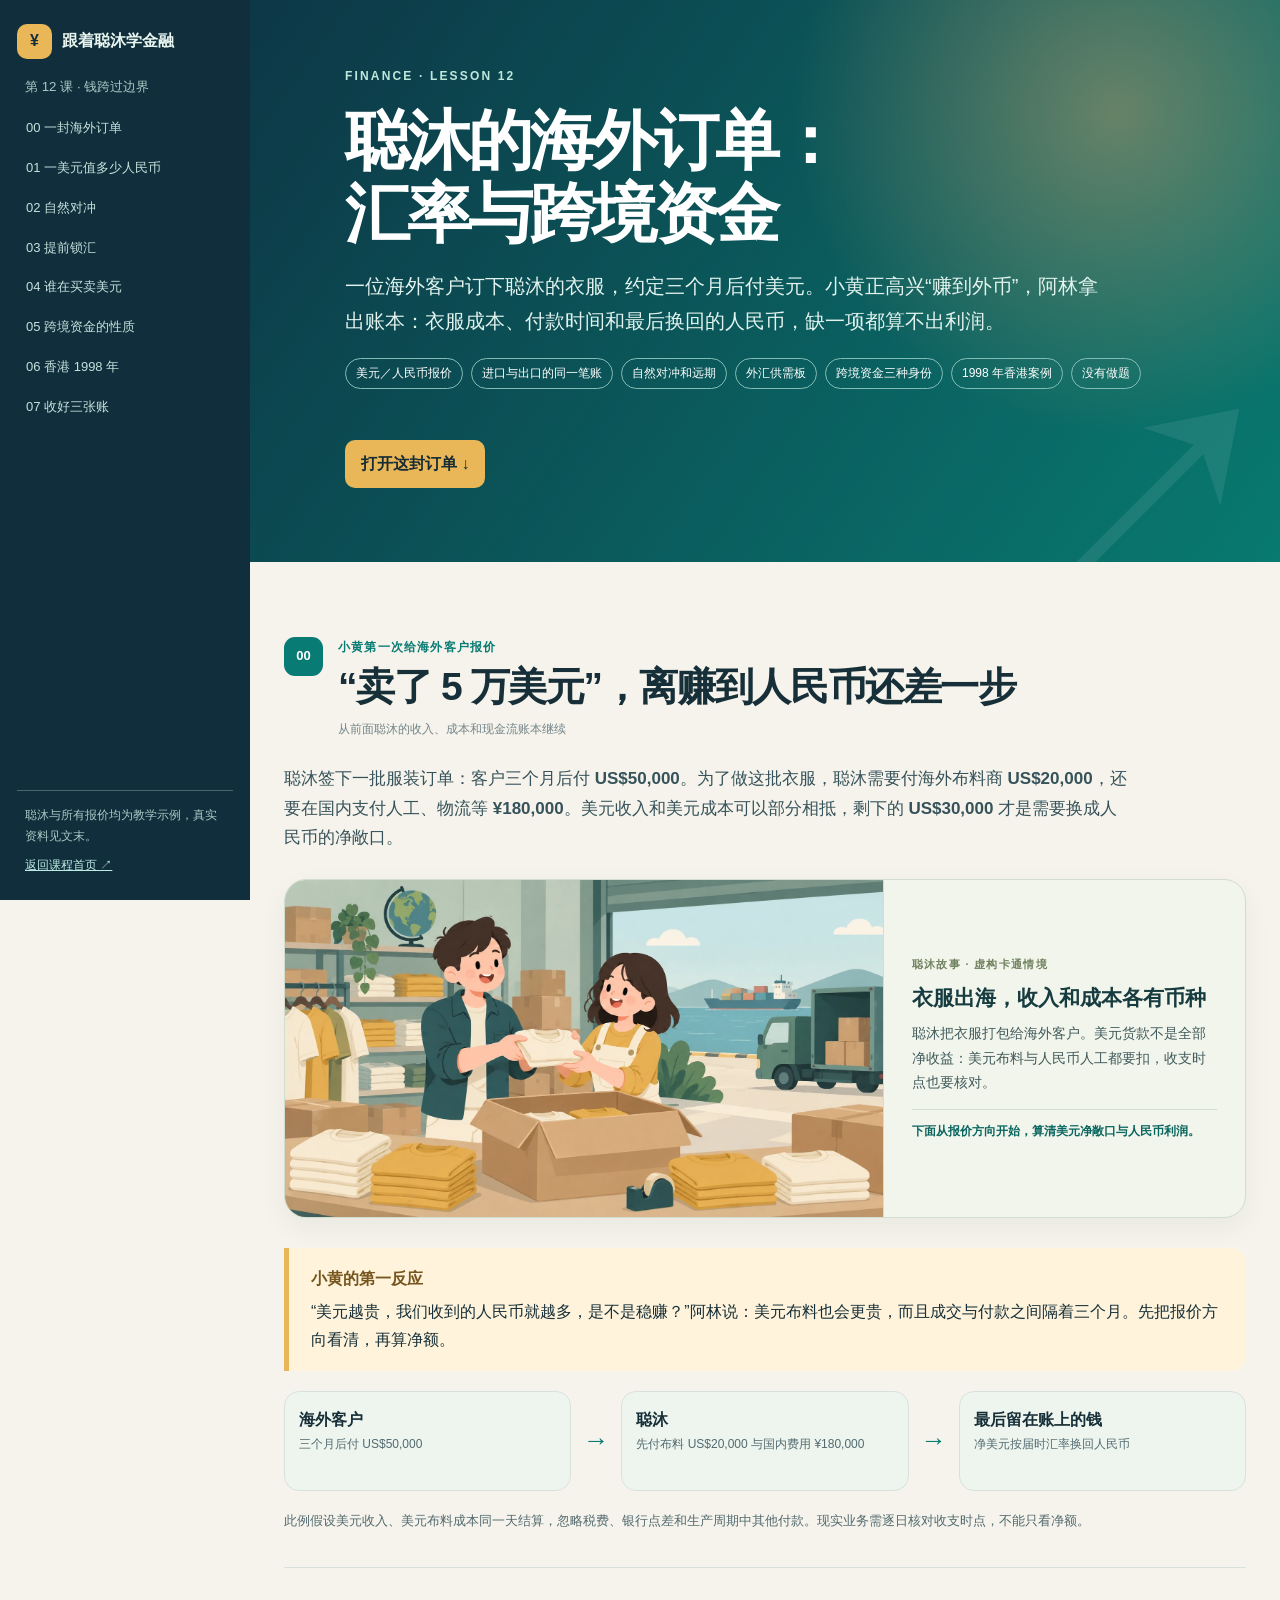
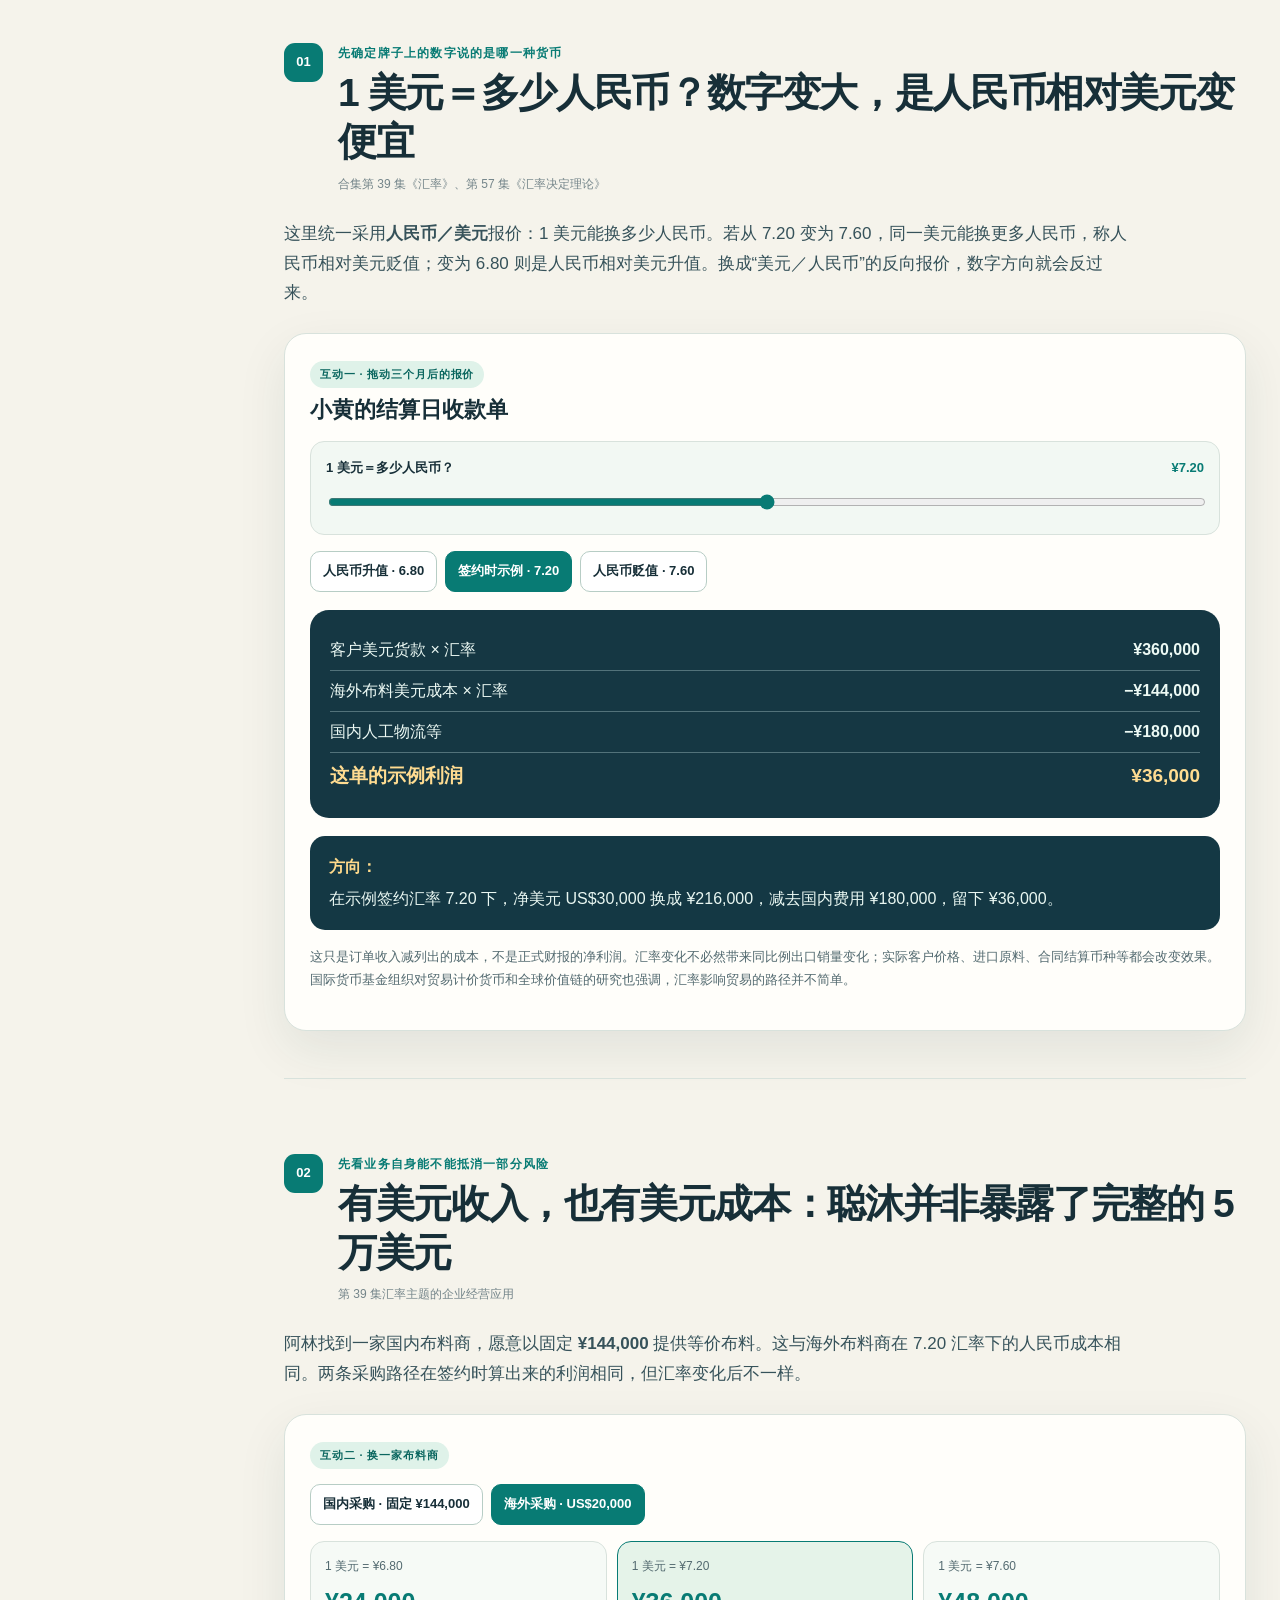
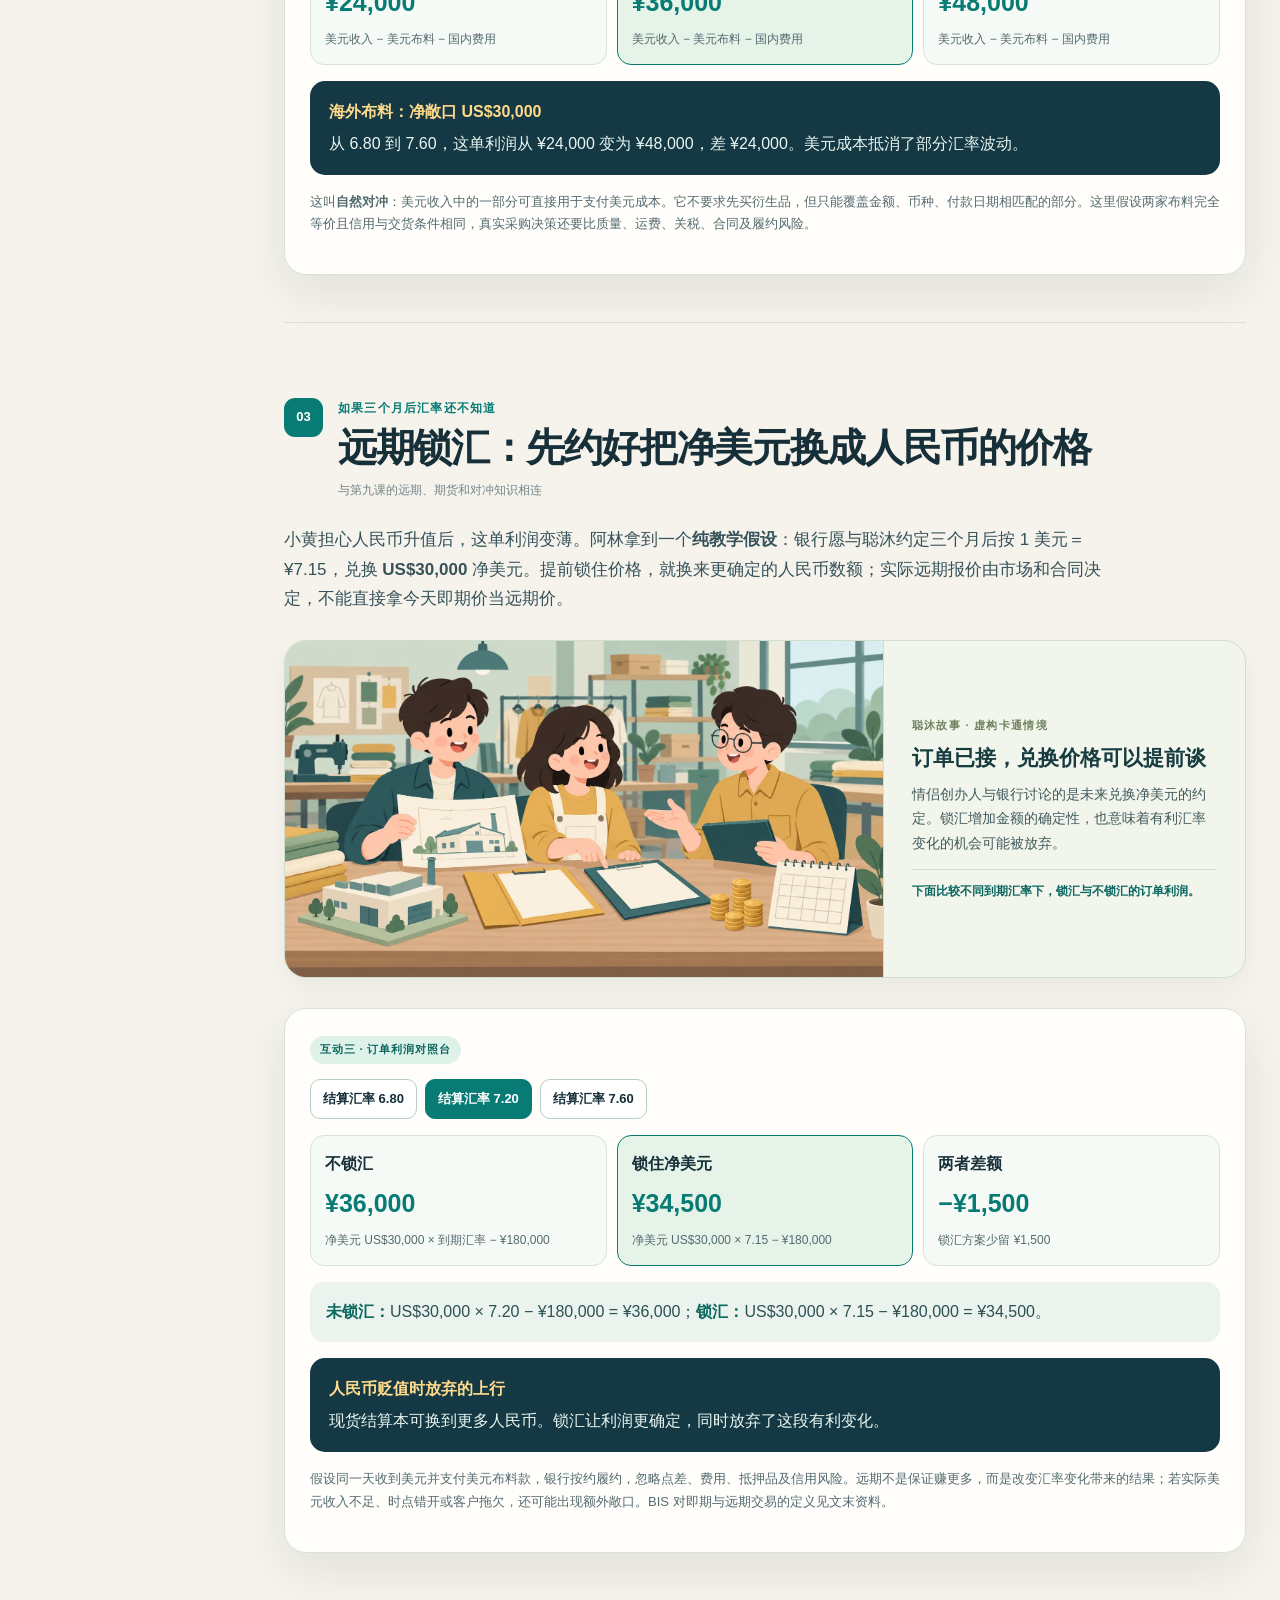
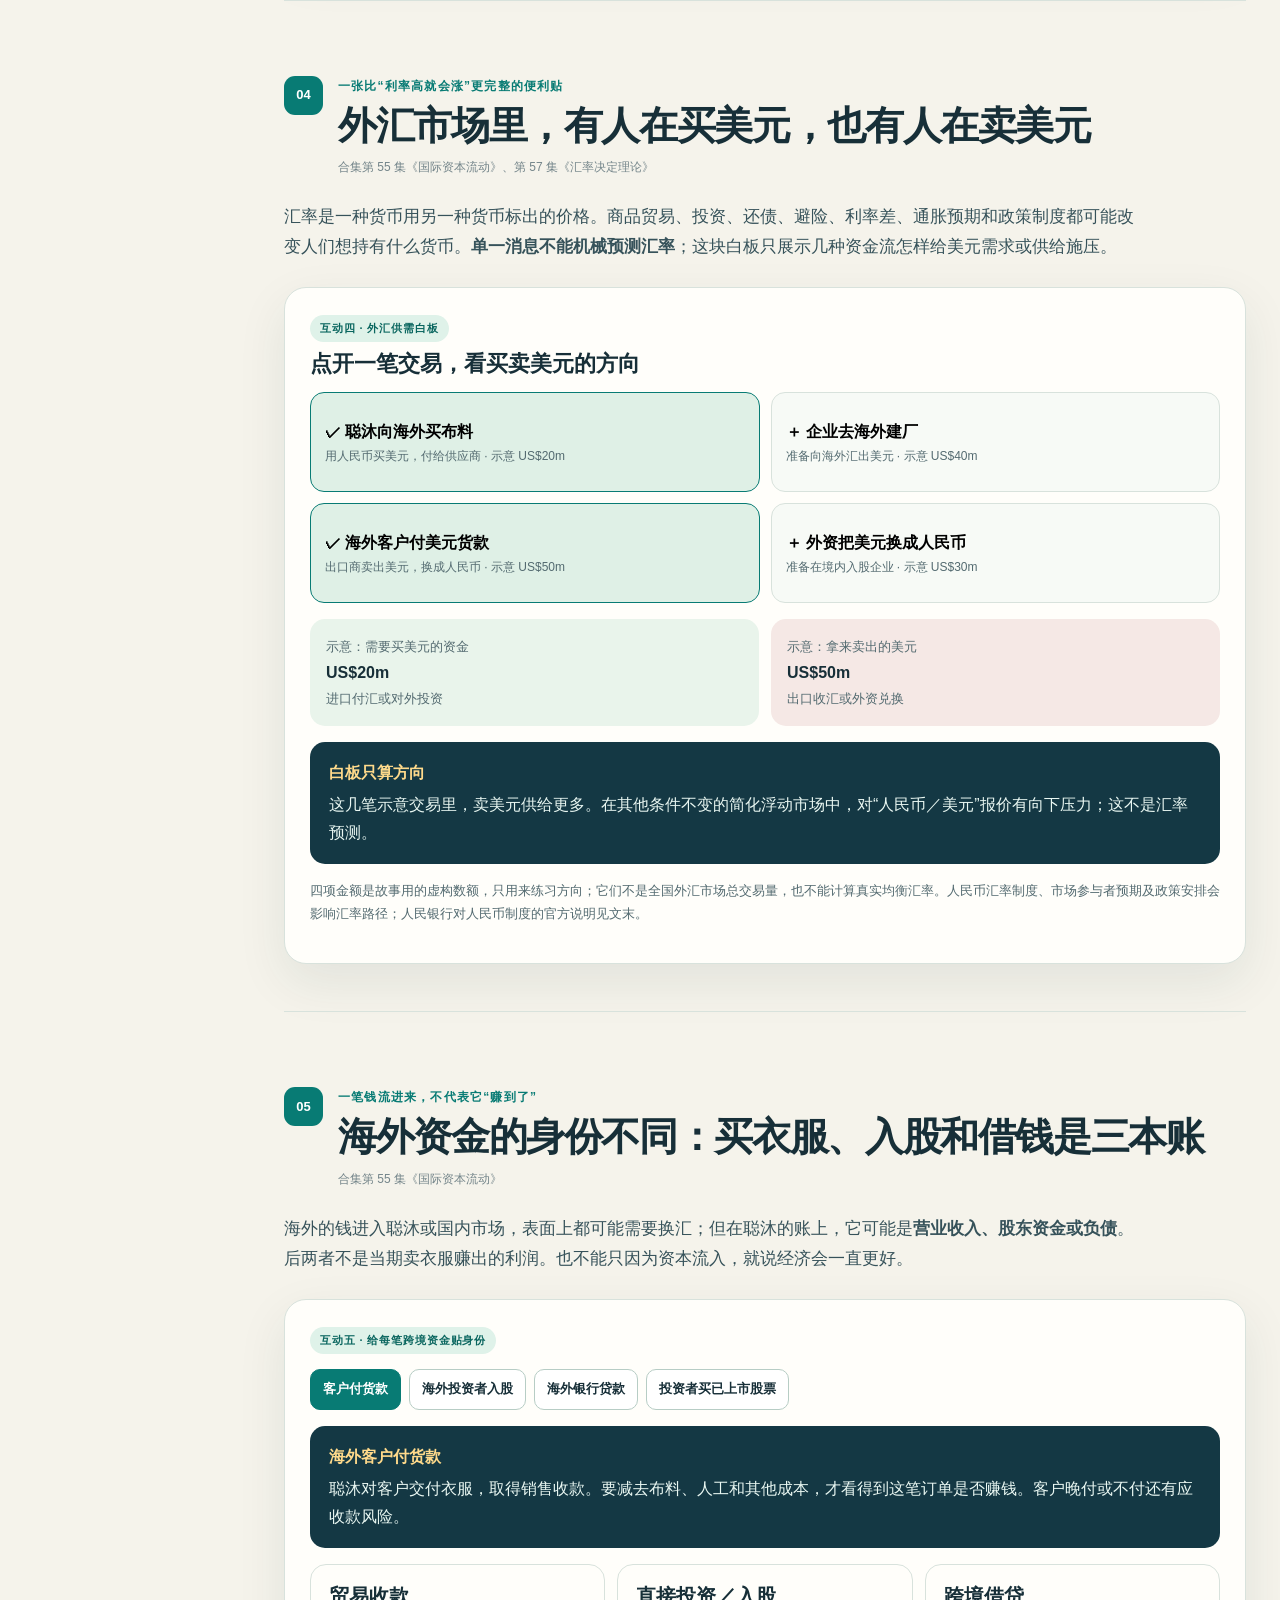
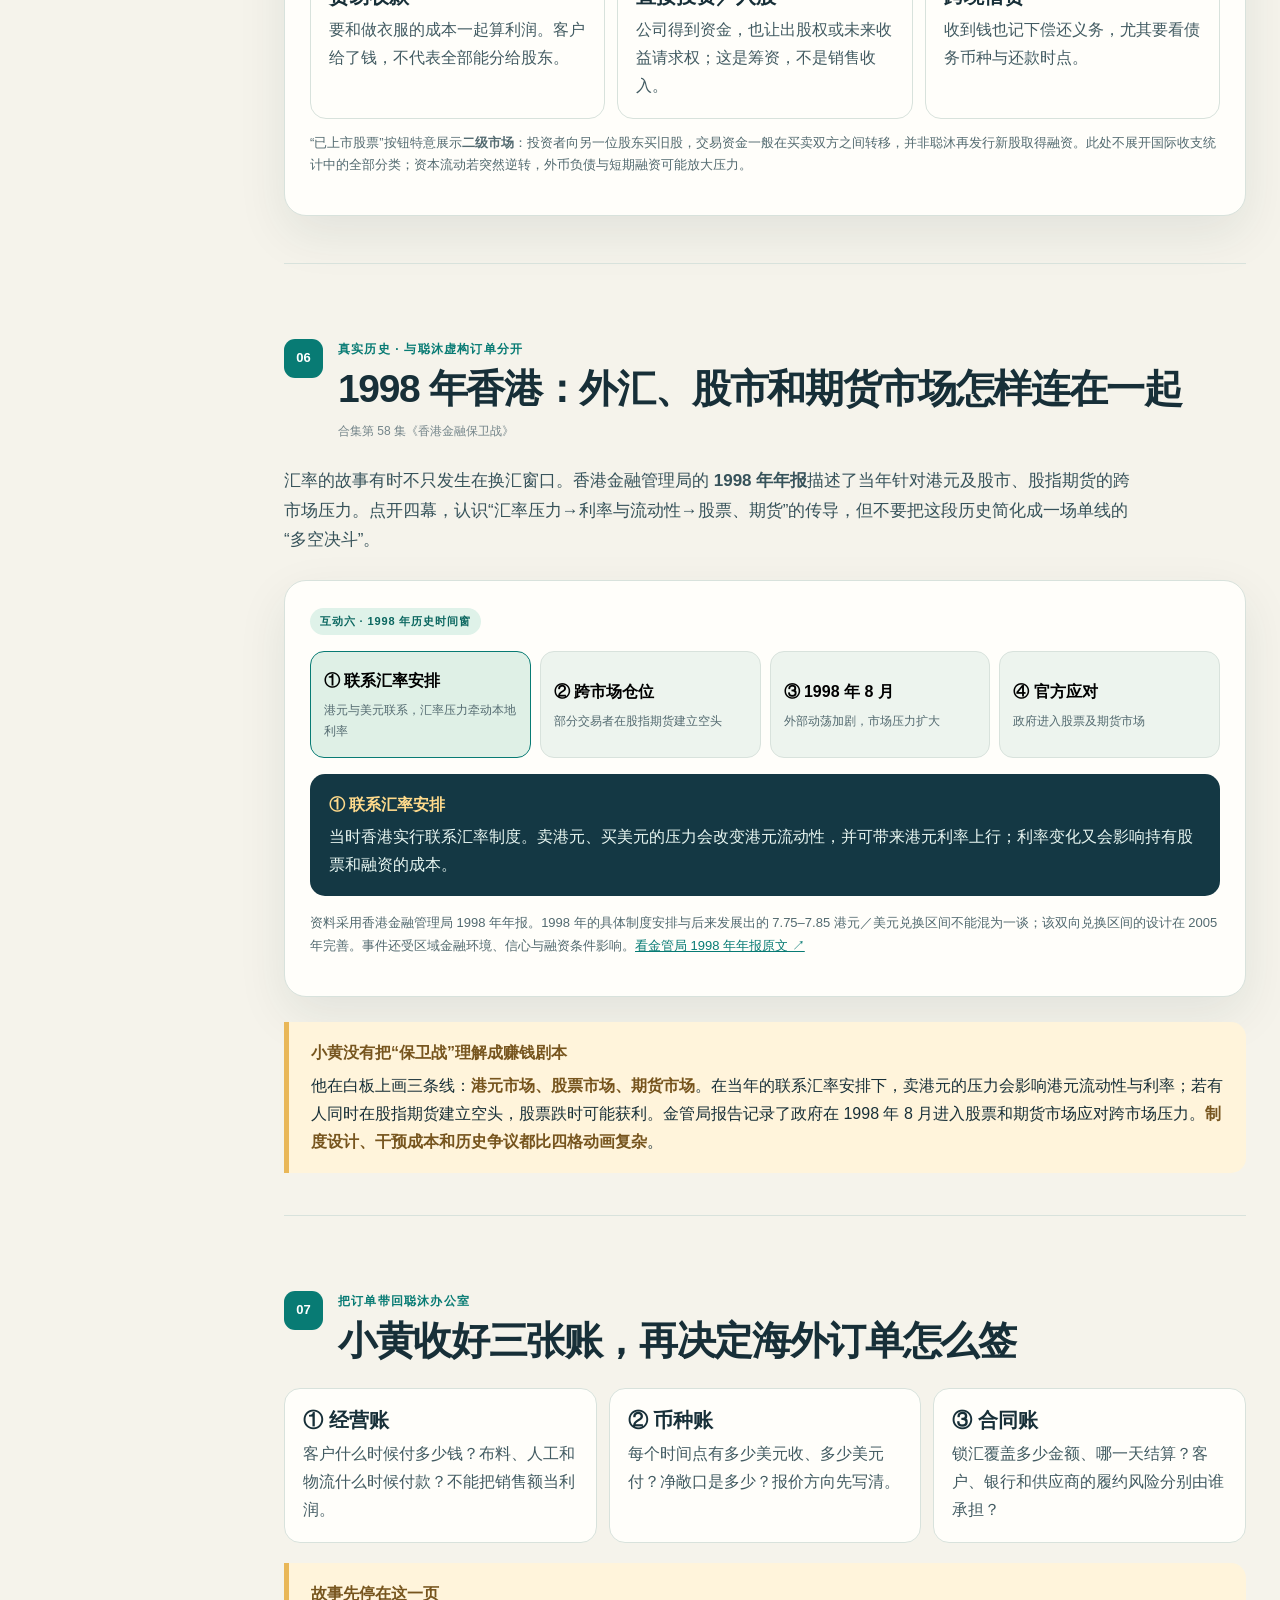
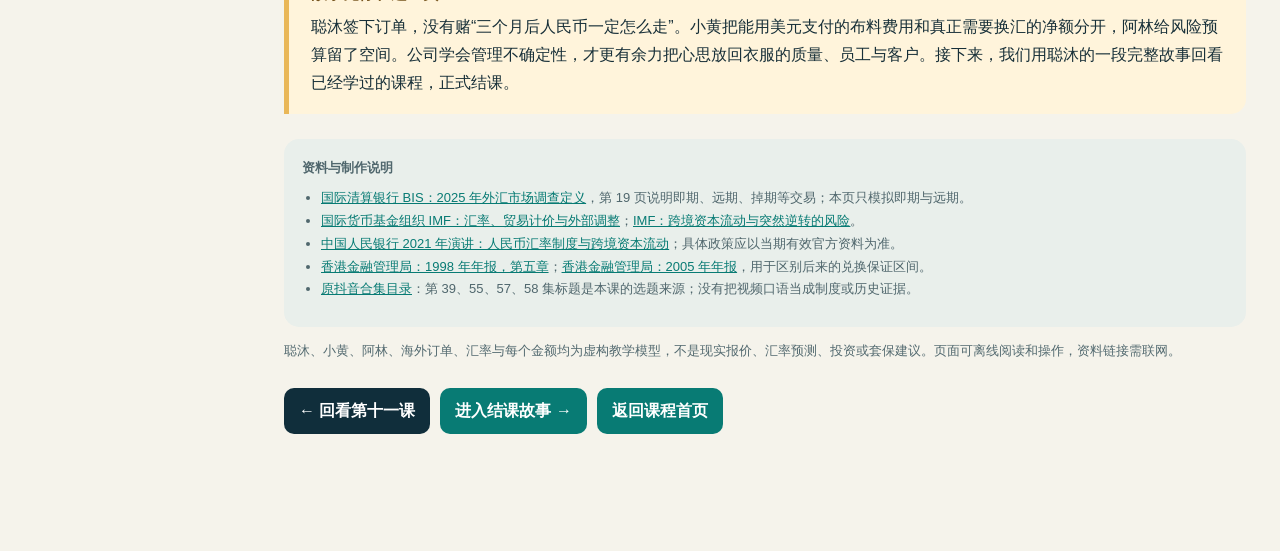
<file: finance-course-12.html>
<!doctype html>
<html lang="zh-CN">
<head>
<meta charset="utf-8"><meta name="viewport" content="width=device-width,initial-scale=1">
<meta name="description" content="聪沐接到海外订单，用可操作的收款账本、自然对冲、远期锁汇、外汇供需板和1998年香港历史地图理解汇率与跨境资金。">
<title>第 12 课｜聪沐的海外订单：汇率与跨境资金</title>
<style>
:root{--ink:#172f38;--muted:#536a70;--teal:#087b74;--navy:#102e3b;--line:#d8e2dc;--paper:#f5f3eb;--card:#fffefa;--gold:#e9b758;--red:#bb6057;--shadow:0 18px 50px #17383b16}
*{box-sizing:border-box}html{scroll-behavior:smooth}body{margin:0;background:var(--paper);font-family:-apple-system,BlinkMacSystemFont,"PingFang SC","Microsoft YaHei",sans-serif;color:var(--ink);line-height:1.75}button,input{font:inherit}button{cursor:pointer}a{color:var(--teal)}.layout{display:grid;grid-template-columns:250px minmax(0,1fr);min-height:100vh}.rail{background:var(--navy);color:#e9f6f1;padding:24px 17px;position:sticky;top:0;height:100vh;overflow:auto;display:flex;flex-direction:column}.brand{display:flex;gap:10px;align-items:center;font-weight:900;line-height:1.3}.brand i{font-style:normal;background:var(--gold);color:var(--navy);display:grid;place-items:center;width:35px;height:35px;border-radius:10px}.rail small{color:#a8c9c5;margin:16px 8px 12px;display:block}.rail nav{display:grid;gap:3px}.rail nav a{color:#c7e1dd;text-decoration:none;padding:7px 9px;border-radius:8px;font-size:13px}.rail nav a:hover,.rail nav a:focus-visible{background:#294d56;color:white}.rail-foot{border-top:1px solid #4c6670;padding:14px 8px 0;margin-top:auto;font-size:12px;color:#a8c9c5}.rail-foot a{color:#bdece4;display:block;margin-top:8px}.main{min-width:0}.hero{background:radial-gradient(circle at 84% 20%,#d1a66e77,transparent 33%),linear-gradient(125deg,#0d3746,#087a70);color:white;padding:66px max(32px,calc((100vw - 1090px)/2)) 74px;overflow:hidden;position:relative}.hero:after{content:"↗";position:absolute;font-size:360px;right:-25px;bottom:-150px;opacity:.08;line-height:1}.hero>*{position:relative;z-index:1}.eyebrow{color:#bfe9dd;font-size:12px;font-weight:900;letter-spacing:.18em}.hero h1{font-size:clamp(38px,5.1vw,67px);line-height:1.12;letter-spacing:-.05em;margin:17px 0 19px}.hero p{max-width:760px;font-size:clamp(17px,2vw,20px);color:#e2f3ef;margin:0 0 19px}.chips{display:flex;gap:8px;flex-wrap:wrap}.chips span{border:1px solid #82bdb5;border-radius:100px;padding:4px 10px;font-size:12px}.go{background:var(--gold);color:#172c34;display:inline-block;border-radius:10px;padding:10px 16px;text-decoration:none;font-weight:900;margin-top:23px}.content{max-width:1030px;padding:0 34px 95px;margin:auto}.chapter{padding:75px 0 22px;scroll-margin-top:15px}.chapter+.chapter{border-top:1px solid var(--line)}.head{display:flex;gap:15px;align-items:flex-start;margin-bottom:22px}.num{width:39px;height:39px;border-radius:11px;background:var(--teal);color:white;display:grid;place-items:center;flex:none;font-size:13px;font-weight:900}.kicker{margin:0 0 5px;color:var(--teal);font-size:12px;font-weight:900;letter-spacing:.1em}.head h2{font-size:clamp(27px,3.2vw,39px);line-height:1.25;margin:0;letter-spacing:-.035em}.ep{font-size:12px;color:#74858a;margin-top:7px;display:inline-block}.intro{font-size:17px;color:#36525a;max-width:850px;margin:0 0 23px}.story{border-left:5px solid var(--gold);background:#fff4db;border-radius:0 15px 15px 0;padding:17px 22px;margin:20px 0}.story b{color:#77551e}.story p{margin:5px 0 0}.sim{background:var(--card);border:1px solid var(--line);border-radius:22px;box-shadow:var(--shadow);padding:25px;margin:25px 0}.sim h3{font-size:22px;line-height:1.28;margin:8px 0}.tag{display:inline-block;background:#dff2e9;color:#0a665f;padding:4px 10px;border-radius:100px;font-size:11px;font-weight:900;letter-spacing:.08em}.btns{display:flex;flex-wrap:wrap;gap:8px;margin:15px 0}.btn{border:1px solid #b7cdc5;color:var(--ink);background:white;padding:8px 12px;border-radius:10px;font-weight:850;font-size:13px}.btn:hover,.btn:focus-visible{background:#e7f4ed;border-color:var(--teal)}.btn.active{background:var(--teal);border-color:var(--teal);color:white}.btn:focus-visible,a:focus-visible,input:focus-visible{outline:3px solid var(--gold);outline-offset:2px}.two{display:grid;grid-template-columns:1fr 1fr;gap:13px}.three{display:grid;grid-template-columns:repeat(3,1fr);gap:12px}.card{border:1px solid var(--line);background:var(--card);border-radius:16px;padding:18px}.card h3{font-size:20px;line-height:1.3;margin:0 0 7px}.card p{margin:0;color:#425b62}.metric-grid{display:grid;grid-template-columns:repeat(4,1fr);gap:10px;margin:17px 0}.metric{background:#e7f3eb;border-radius:14px;padding:13px;min-width:0}.metric:nth-child(2){background:#fff0d7}.metric:nth-child(3){background:#e8eff7}.metric:nth-child(4){background:#f5e6e3}.metric small{color:#547077;font-size:12px;display:block}.metric strong{display:block;font-size:clamp(18px,2.4vw,28px);line-height:1.2;margin-top:5px;white-space:nowrap}.reveal{background:#143844;color:#e9f7f2;border-radius:15px;padding:17px 19px;margin:16px 0}.reveal b{color:#ffda8b}.reveal p{margin:4px 0 0}.formula{background:#eaf3ed;border-radius:14px;padding:16px;margin:15px 0;color:#2d5055}.formula b{color:#08675e}.note{font-size:13px;color:var(--muted);margin:13px 0}.rangebox{background:#f2f8f3;border:1px solid var(--line);border-radius:14px;padding:15px;margin:16px 0}.rangebox label{display:flex;justify-content:space-between;gap:10px;font-size:13px;font-weight:900}.rangebox output{color:var(--teal)}.rangebox input{width:100%;accent-color:var(--teal);margin-top:15px}.ledger{background:#153743;color:#ecf9f4;border-radius:19px;padding:20px;margin:18px 0}.ledger>div{display:flex;justify-content:space-between;gap:12px;border-bottom:1px solid #52727a;padding:6px 0}.ledger>div:last-child{border-bottom:0;font-weight:900;font-size:19px;color:#ffdc91}.ledger small{display:block;color:#b5d5cd}.flow{display:grid;grid-template-columns:1fr 36px 1fr 36px 1fr;gap:7px;align-items:center;margin:19px 0}.flow div{border:1px solid var(--line);border-radius:15px;background:#edf5ee;min-height:100px;padding:14px}.flow b,.flow small{display:block}.flow small{font-size:12px;color:var(--muted)}.flow span{text-align:center;font-size:26px;color:var(--teal)}.comparison{display:grid;grid-template-columns:repeat(3,1fr);gap:10px;margin:16px 0}.comparison>div{border:1px solid var(--line);background:#f6faf6;border-radius:14px;padding:14px}.comparison b,.comparison strong,.comparison small{display:block}.comparison strong{font-size:25px;color:var(--teal);margin:4px 0}.comparison small{font-size:12px;color:var(--muted)}.comparison .chosen{border-color:var(--teal);background:#e5f3e9}.toggleline{display:grid;grid-template-columns:1fr 1fr;gap:11px;margin:14px 0}.switch{border:1px solid var(--line);background:#f7faf6;border-radius:14px;padding:14px;text-align:left;min-height:100px}.switch b,.switch small{display:block}.switch small{color:var(--muted);font-size:12px}.switch.active{background:#dff0e6;border-color:var(--teal)}.pressure{display:grid;grid-template-columns:1fr 1fr;gap:12px;margin:16px 0}.pressure>div{background:#e9f4eb;border-radius:15px;padding:16px}.pressure>div+div{background:#f5e8e5}.pressure b{display:block}.pressure strong{font-size:26px}.pressure small{display:block;color:var(--muted)}.timeline{display:grid;grid-template-columns:repeat(4,1fr);gap:9px;margin:16px 0}.timeline button{border:1px solid var(--line);background:#edf4ee;text-align:left;border-radius:14px;padding:13px;min-height:107px}.timeline button b,.timeline button small{display:block}.timeline button small{font-size:12px;color:var(--muted);margin-top:5px}.timeline button.active{border-color:var(--teal);background:#dff0e6}.sourcebox{background:#e9efeb;border-radius:15px;padding:18px;color:#50676d;font-size:13px;margin-top:25px}.sourcebox ul{margin:8px 0;padding-left:19px}.sourcebox a{overflow-wrap:anywhere}.footnav{display:flex;flex-wrap:wrap;gap:10px;margin-top:25px}.footnav a{background:var(--navy);color:white;text-decoration:none;border-radius:10px;padding:9px 15px;font-weight:900}.footnav a+a{background:var(--teal)}@media(max-width:1100px){.layout{grid-template-columns:1fr}.rail{position:relative;height:auto;padding:14px 23px}.rail small,.rail-foot{display:none}.rail nav{display:flex;overflow:auto;white-space:nowrap;gap:8px;margin-top:8px}.hero{padding:54px 33px}.content{padding:0 24px 85px}}@media(max-width:760px){.hero{padding:42px 22px}.content{padding:0 18px 70px}.chapter{padding-top:58px}.sim{padding:18px}.two,.three,.toggleline{grid-template-columns:1fr}.metric-grid,.timeline{grid-template-columns:1fr 1fr}.comparison{grid-template-columns:1fr}.flow{grid-template-columns:1fr}.flow span{transform:rotate(90deg);height:26px}}@media(max-width:450px){.metric-grid,.timeline,.pressure{grid-template-columns:1fr}.hero h1{font-size:37px}.head{gap:10px}.metric strong{white-space:normal}}@media(prefers-reduced-motion:reduce){html{scroll-behavior:auto}}
</style>
<link rel="stylesheet" href="assets/course-art.css?v=20260928-art">
</head>
<body>
<div class="layout"><aside class="rail" aria-label="课程导航"><div class="brand"><i>¥</i><span>跟着聪沐学金融</span></div><small>第 12 课 · 钱跨过边界</small><nav><a href="#opening">00 一封海外订单</a><a href="#quote">01 一美元值多少人民币</a><a href="#natural">02 自然对冲</a><a href="#forward">03 提前锁汇</a><a href="#market">04 谁在买卖美元</a><a href="#flows">05 跨境资金的性质</a><a href="#hongkong">06 香港 1998 年</a><a href="#finish">07 收好三张账</a></nav><div class="rail-foot">聪沐与所有报价均为教学示例，真实资料见文末。<a href="index.html">返回课程首页 ↗</a></div></aside>
<main class="main"><header class="hero"><div class="eyebrow">FINANCE · LESSON 12</div><h1>聪沐的海外订单：<br>汇率与跨境资金</h1><p>一位海外客户订下聪沐的衣服，约定三个月后付美元。小黄正高兴“赚到外币”，阿林拿出账本：衣服成本、付款时间和最后换回的人民币，缺一项都算不出利润。</p><div class="chips"><span>美元／人民币报价</span><span>进口与出口的同一笔账</span><span>自然对冲和远期</span><span>外汇供需板</span><span>跨境资金三种身份</span><span>1998 年香港案例</span><span>没有做题</span></div><br><a class="go" href="#opening">打开这封订单 ↓</a></header>
<div class="content">
<section class="chapter" id="opening"><div class="head"><span class="num">00</span><div><p class="kicker">小黄第一次给海外客户报价</p><h2>“卖了 5 万美元”，离赚到人民币还差一步</h2><span class="ep">从前面聪沐的收入、成本和现金流账本继续</span></div></div><p class="intro">聪沐签下一批服装订单：客户三个月后付 <b>US$50,000</b>。为了做这批衣服，聪沐需要付海外布料商 <b>US$20,000</b>，还要在国内支付人工、物流等 <b>¥180,000</b>。美元收入和美元成本可以部分相抵，剩下的 <b>US$30,000</b> 才是需要换成人民币的净敞口。</p>
<figure class="course-art"><img src="assets/finale-05.webp" alt="衣服出海，收入和成本各有币种：聪沐把衣服打包给海外客户。美元货款不是全部净收益：美元布料与人民币人工都要扣，收支时点也要核对。" width="1672" height="941" loading="lazy" decoding="async"><figcaption><span class="course-art-label">聪沐故事 · 虚构卡通情境</span><strong class="course-art-title">衣服出海，收入和成本各有币种</strong><span class="course-art-copy">聪沐把衣服打包给海外客户。美元货款不是全部净收益：美元布料与人民币人工都要扣，收支时点也要核对。</span><span class="course-art-next">下面从报价方向开始，算清美元净敞口与人民币利润。</span></figcaption></figure>
<div class="story"><b>小黄的第一反应</b><p>“美元越贵，我们收到的人民币就越多，是不是稳赚？”阿林说：美元布料也会更贵，而且成交与付款之间隔着三个月。先把报价方向看清，再算净额。</p></div><div class="flow"><div><b>海外客户</b><small>三个月后付 US$50,000</small></div><span>→</span><div><b>聪沐</b><small>先付布料 US$20,000 与国内费用 ¥180,000</small></div><span>→</span><div><b>最后留在账上的钱</b><small>净美元按届时汇率换回人民币</small></div></div><p class="note">此例假设美元收入、美元布料成本同一天结算，忽略税费、银行点差和生产周期中其他付款。现实业务需逐日核对收支时点，不能只看净额。</p></section>

<section class="chapter" id="quote"><div class="head"><span class="num">01</span><div><p class="kicker">先确定牌子上的数字说的是哪一种货币</p><h2>1 美元＝多少人民币？数字变大，是人民币相对美元变便宜</h2><span class="ep">合集第 39 集《汇率》、第 57 集《汇率决定理论》</span></div></div><p class="intro">这里统一采用<b>人民币／美元</b>报价：1 美元能换多少人民币。若从 7.20 变为 7.60，同一美元能换更多人民币，称人民币相对美元贬值；变为 6.80 则是人民币相对美元升值。换成“美元／人民币”的反向报价，数字方向就会反过来。</p><div class="sim"><span class="tag">互动一 · 拖动三个月后的报价</span><h3>小黄的结算日收款单</h3><div class="rangebox"><label for="rateSlider">1 美元＝多少人民币？ <output id="rateOut">¥7.20</output></label><input id="rateSlider" type="range" min="6.60" max="7.80" step="0.05" value="7.20"></div><div class="btns" role="group" aria-label="汇率情境"><button class="btn" type="button" data-rate="6.80" aria-pressed="false">人民币升值 · 6.80</button><button class="btn active" type="button" data-rate="7.20" aria-pressed="true">签约时示例 · 7.20</button><button class="btn" type="button" data-rate="7.60" aria-pressed="false">人民币贬值 · 7.60</button></div><div class="ledger"><div><span>客户美元货款 × 汇率</span><strong id="salesCny">¥360,000</strong></div><div><span>海外布料美元成本 × 汇率</span><strong id="fabricCny">−¥144,000</strong></div><div><span>国内人工物流等</span><strong>−¥180,000</strong></div><div><span>这单的示例利润</span><strong id="profitCny">¥36,000</strong></div></div><div class="reveal" id="quoteExplain" aria-live="polite"></div><p class="note">这只是订单收入减列出的成本，不是正式财报的净利润。汇率变化不必然带来同比例出口销量变化；实际客户价格、进口原料、合同结算币种等都会改变效果。国际货币基金组织对贸易计价货币和全球价值链的研究也强调，汇率影响贸易的路径并不简单。</p></div></section>

<section class="chapter" id="natural"><div class="head"><span class="num">02</span><div><p class="kicker">先看业务自身能不能抵消一部分风险</p><h2>有美元收入，也有美元成本：聪沐并非暴露了完整的 5 万美元</h2><span class="ep">第 39 集汇率主题的企业经营应用</span></div></div><p class="intro">阿林找到一家国内布料商，愿意以固定 <b>¥144,000</b> 提供等价布料。这与海外布料商在 7.20 汇率下的人民币成本相同。两条采购路径在签约时算出来的利润相同，但汇率变化后不一样。</p><div class="sim"><span class="tag">互动二 · 换一家布料商</span><div class="btns" role="group" aria-label="布料采购币种"><button class="btn" type="button" data-supplier="domestic" aria-pressed="false">国内采购 · 固定 ¥144,000</button><button class="btn active" type="button" data-supplier="overseas" aria-pressed="true">海外采购 · US$20,000</button></div><div class="comparison" id="naturalCompare"></div><div class="reveal" id="naturalExplain" aria-live="polite"></div><p class="note">这叫<b>自然对冲</b>：美元收入中的一部分可直接用于支付美元成本。它不要求先买衍生品，但只能覆盖金额、币种、付款日期相匹配的部分。这里假设两家布料完全等价且信用与交货条件相同，真实采购决策还要比质量、运费、关税、合同及履约风险。</p></div></section>

<section class="chapter" id="forward"><div class="head"><span class="num">03</span><div><p class="kicker">如果三个月后汇率还不知道</p><h2>远期锁汇：先约好把净美元换成人民币的价格</h2><span class="ep">与第九课的远期、期货和对冲知识相连</span></div></div><p class="intro">小黄担心人民币升值后，这单利润变薄。阿林拿到一个<b>纯教学假设</b>：银行愿与聪沐约定三个月后按 1 美元＝¥7.15，兑换 <b>US$30,000</b> 净美元。提前锁住价格，就换来更确定的人民币数额；实际远期报价由市场和合同决定，不能直接拿今天即期价当远期价。</p>
<figure class="course-art"><img src="assets/course-financing.webp" alt="订单已接，兑换价格可以提前谈：情侣创办人与银行讨论的是未来兑换净美元的约定。锁汇增加金额的确定性，也意味着有利汇率变化的机会可能被放弃。" width="1672" height="941" loading="lazy" decoding="async"><figcaption><span class="course-art-label">聪沐故事 · 虚构卡通情境</span><strong class="course-art-title">订单已接，兑换价格可以提前谈</strong><span class="course-art-copy">情侣创办人与银行讨论的是未来兑换净美元的约定。锁汇增加金额的确定性，也意味着有利汇率变化的机会可能被放弃。</span><span class="course-art-next">下面比较不同到期汇率下，锁汇与不锁汇的订单利润。</span></figcaption></figure>
<div class="sim"><span class="tag">互动三 · 订单利润对照台</span><div class="btns" role="group" aria-label="结算日汇率"><button class="btn" type="button" data-settle="6.80" aria-pressed="false">结算汇率 6.80</button><button class="btn active" type="button" data-settle="7.20" aria-pressed="true">结算汇率 7.20</button><button class="btn" type="button" data-settle="7.60" aria-pressed="false">结算汇率 7.60</button></div><div class="comparison"><div><b>不锁汇</b><strong id="openProfit">¥36,000</strong><small>净美元 US$30,000 × 到期汇率 − ¥180,000</small></div><div class="chosen"><b>锁住净美元</b><strong id="lockedProfit">¥34,500</strong><small>净美元 US$30,000 × 7.15 − ¥180,000</small></div><div><b>两者差额</b><strong id="hedgeDifference">−¥1,500</strong><small id="hedgeWinner">以不锁汇方案为基准</small></div></div><div class="formula" id="forwardMath"></div><div class="reveal" id="forwardExplain" aria-live="polite"></div><p class="note">假设同一天收到美元并支付美元布料款，银行按约履约，忽略点差、费用、抵押品及信用风险。远期不是保证赚更多，而是改变汇率变化带来的结果；若实际美元收入不足、时点错开或客户拖欠，还可能出现额外敞口。BIS 对即期与远期交易的定义见文末资料。</p></div></section>

<section class="chapter" id="market"><div class="head"><span class="num">04</span><div><p class="kicker">一张比“利率高就会涨”更完整的便利贴</p><h2>外汇市场里，有人在买美元，也有人在卖美元</h2><span class="ep">合集第 55 集《国际资本流动》、第 57 集《汇率决定理论》</span></div></div><p class="intro">汇率是一种货币用另一种货币标出的价格。商品贸易、投资、还债、避险、利率差、通胀预期和政策制度都可能改变人们想持有什么货币。<b>单一消息不能机械预测汇率</b>；这块白板只展示几种资金流怎样给美元需求或供给施压。</p><div class="sim"><span class="tag">互动四 · 外汇供需白板</span><h3>点开一笔交易，看买卖美元的方向</h3><div class="toggleline" id="marketToggles"></div><div class="pressure"><div><small>示意：需要买美元的资金</small><b id="buyUsd">US$0</b><small>进口付汇或对外投资</small></div><div><small>示意：拿来卖出的美元</small><b id="sellUsd">US$0</b><small>出口收汇或外资兑换</small></div></div><div class="reveal" id="marketExplain" aria-live="polite"></div><p class="note">四项金额是故事用的虚构数额，只用来练习方向；它们不是全国外汇市场总交易量，也不能计算真实均衡汇率。人民币汇率制度、市场参与者预期及政策安排会影响汇率路径；人民银行对人民币制度的官方说明见文末。</p></div></section>

<section class="chapter" id="flows"><div class="head"><span class="num">05</span><div><p class="kicker">一笔钱流进来，不代表它“赚到了”</p><h2>海外资金的身份不同：买衣服、入股和借钱是三本账</h2><span class="ep">合集第 55 集《国际资本流动》</span></div></div><p class="intro">海外的钱进入聪沐或国内市场，表面上都可能需要换汇；但在聪沐的账上，它可能是<b>营业收入、股东资金或负债</b>。后两者不是当期卖衣服赚出的利润。也不能只因为资本流入，就说经济会一直更好。</p><div class="sim"><span class="tag">互动五 · 给每笔跨境资金贴身份</span><div class="btns" role="group" aria-label="跨境资金类型"><button class="btn active" type="button" data-flow="trade" aria-pressed="true">客户付货款</button><button class="btn" type="button" data-flow="equity" aria-pressed="false">海外投资者入股</button><button class="btn" type="button" data-flow="debt" aria-pressed="false">海外银行贷款</button><button class="btn" type="button" data-flow="portfolio" aria-pressed="false">投资者买已上市股票</button></div><div class="reveal" id="flowExplain" aria-live="polite"></div><div class="three"><div class="card"><h3>贸易收款</h3><p>要和做衣服的成本一起算利润。客户给了钱，不代表全部能分给股东。</p></div><div class="card"><h3>直接投资／入股</h3><p>公司得到资金，也让出股权或未来收益请求权；这是筹资，不是销售收入。</p></div><div class="card"><h3>跨境借贷</h3><p>收到钱也记下偿还义务，尤其要看债务币种与还款时点。</p></div></div><p class="note">“已上市股票”按钮特意展示<b>二级市场</b>：投资者向另一位股东买旧股，交易资金一般在买卖双方之间转移，并非聪沐再发行新股取得融资。此处不展开国际收支统计中的全部分类；资本流动若突然逆转，外币负债与短期融资可能放大压力。</p></div></section>

<section class="chapter" id="hongkong"><div class="head"><span class="num">06</span><div><p class="kicker">真实历史 · 与聪沐虚构订单分开</p><h2>1998 年香港：外汇、股市和期货市场怎样连在一起</h2><span class="ep">合集第 58 集《香港金融保卫战》</span></div></div><p class="intro">汇率的故事有时不只发生在换汇窗口。香港金融管理局的 <b>1998 年年报</b>描述了当年针对港元及股市、股指期货的跨市场压力。点开四幕，认识“汇率压力→利率与流动性→股票、期货”的传导，但不要把这段历史简化成一场单线的“多空决斗”。</p><div class="sim"><span class="tag">互动六 · 1998 年历史时间窗</span><div class="timeline" id="hkTimeline"></div><div class="reveal" id="hkExplain" aria-live="polite"></div><p class="note">资料采用香港金融管理局 1998 年年报。1998 年的具体制度安排与后来发展出的 7.75–7.85 港元／美元兑换区间不能混为一谈；该双向兑换区间的设计在 2005 年完善。事件还受区域金融环境、信心与融资条件影响。<a href="https://www.hkma.gov.hk/media/eng/publication-and-research/annual-report/1998/ch05.pdf" target="_blank" rel="noopener noreferrer">看金管局 1998 年年报原文 ↗</a></p></div><div class="story"><b>小黄没有把“保卫战”理解成赚钱剧本</b><p>他在白板上画三条线：<b>港元市场、股票市场、期货市场</b>。在当年的联系汇率安排下，卖港元的压力会影响港元流动性与利率；若有人同时在股指期货建立空头，股票跌时可能获利。金管局报告记录了政府在 1998 年 8 月进入股票和期货市场应对跨市场压力。<b>制度设计、干预成本和历史争议都比四格动画复杂</b>。</p></div></section>

<section class="chapter" id="finish"><div class="head"><span class="num">07</span><div><p class="kicker">把订单带回聪沐办公室</p><h2>小黄收好三张账，再决定海外订单怎么签</h2></div></div><div class="three"><div class="card"><h3>① 经营账</h3><p>客户什么时候付多少钱？布料、人工和物流什么时候付款？不能把销售额当利润。</p></div><div class="card"><h3>② 币种账</h3><p>每个时间点有多少美元收、多少美元付？净敞口是多少？报价方向先写清。</p></div><div class="card"><h3>③ 合同账</h3><p>锁汇覆盖多少金额、哪一天结算？客户、银行和供应商的履约风险分别由谁承担？</p></div></div><div class="story"><b>故事先停在这一页</b><p>聪沐签下订单，没有赌“三个月后人民币一定怎么走”。小黄把能用美元支付的布料费用和真正需要换汇的净额分开，阿林给风险预算留了空间。公司学会管理不确定性，才更有余力把心思放回衣服的质量、员工与客户。接下来，我们用聪沐的一段完整故事回看已经学过的课程，正式结课。</p></div><div class="sourcebox"><b>资料与制作说明</b><ul><li><a href="https://www.bis.org/statistics/rpfx25_fx.pdf" target="_blank" rel="noopener noreferrer">国际清算银行 BIS：2025 年外汇市场调查定义</a>，第 19 页说明即期、远期、掉期等交易；本页只模拟即期与远期。</li><li><a href="https://www.elibrary.imf.org/display/book/9781498318976/ch002.xml" target="_blank" rel="noopener noreferrer">国际货币基金组织 IMF：汇率、贸易计价与外部调整</a>；<a href="https://www.imf.org/hi/news/seminars/conferences/2016/12/31/managing-capital-flows-in-emerging-markets" target="_blank" rel="noopener noreferrer">IMF：跨境资本流动与突然逆转的风险</a>。</li><li><a href="https://www.pbc.gov.cn/hanglingdao/128697/128734/128871/84acec921e054478bd48f774cdb80779/index.html" target="_blank" rel="noopener noreferrer">中国人民银行 2021 年演讲：人民币汇率制度与跨境资本流动</a>；具体政策应以当期有效官方资料为准。</li><li><a href="https://www.hkma.gov.hk/media/eng/publication-and-research/annual-report/1998/ch05.pdf" target="_blank" rel="noopener noreferrer">香港金融管理局：1998 年年报，第五章</a>；<a href="https://www.hkma.gov.hk/media/eng/publication-and-research/annual-report/2005/AR05.pdf" target="_blank" rel="noopener noreferrer">香港金融管理局：2005 年年报</a>，用于区别后来的兑换保证区间。</li><li><a href="https://www.douyin.com/collection/7513731688376043554/1?previous_page=personal_homepage" target="_blank" rel="noopener noreferrer">原抖音合集目录</a>：第 39、55、57、58 集标题是本课的选题来源；没有把视频口语当成制度或历史证据。</li></ul></div><p class="note">聪沐、小黄、阿林、海外订单、汇率与每个金额均为虚构教学模型，不是现实报价、汇率预测、投资或套保建议。页面可离线阅读和操作，资料链接需联网。</p><div class="footnav"><a href="finance-course-11.html?v=20260928-art">← 回看第十一课</a><a href="finance-course-13.html">进入结课故事 →</a><a href="index.html">返回课程首页</a></div></section>
</div></main></div>
<script>
const $=id=>document.getElementById(id),rmb=n=>'¥'+Math.round(n).toLocaleString('en-US'),usd=n=>'US$'+Math.round(n).toLocaleString('en-US');
function selected(name,value){document.querySelectorAll('[data-'+name+']').forEach(b=>{let on=b.dataset[name]===String(value);b.classList.toggle('active',on);b.setAttribute('aria-pressed',String(on));});}
let rate=7.2;
function renderQuote(){let sales=50000*rate,fabric=20000*rate,profit=sales-fabric-180000; $('rateOut').textContent='¥'+rate.toFixed(2);$('rateSlider').value=rate.toFixed(2);$('salesCny').textContent=rmb(sales);$('fabricCny').textContent='−'+rmb(fabric);$('profitCny').textContent=rmb(profit);$('quoteExplain').innerHTML='<b>方向：</b><p>'+ (rate>7.2?'1 美元能换到更多人民币。美元收入与布料成本都变大，但聪沐净持有 US$30,000，因此示例利润增加。':rate<7.2?'1 美元能换到更少人民币。美元收入与布料成本都变小，净美元换回的人民币减少，因此示例利润下降。':'在示例签约汇率 7.20 下，净美元 US$30,000 换成 ¥216,000，减去国内费用 ¥180,000，留下 ¥36,000。')+'</p>';selected('rate',rate.toFixed(2));}
$('rateSlider').addEventListener('input',e=>{rate=Number(e.target.value);renderQuote();});document.querySelectorAll('[data-rate]').forEach(b=>b.addEventListener('click',()=>{rate=Number(b.dataset.rate);renderQuote();}));
let supplier='overseas';
function renderNatural(){selected('supplier',supplier);let rates=[6.8,7.2,7.6];$('naturalCompare').innerHTML=rates.map(x=>{let current=50000*x-(supplier==='overseas'?20000*x:144000)-180000;return '<div class="'+(Math.abs(rate-x)<.001?'chosen':'')+'"><small>1 美元 = ¥'+x.toFixed(2)+'</small><strong>'+rmb(current)+'</strong><small>'+ (supplier==='overseas'?'美元收入 − 美元布料 − 国内费用':'美元收入 − 固定人民币布料 − 国内费用')+'</small></div>';}).join('');$('naturalExplain').innerHTML='<b>'+ (supplier==='overseas'?'海外布料：净敞口 US$30,000':'国内布料：净敞口 US$50,000')+'</b><p>'+ (supplier==='overseas'?'从 6.80 到 7.60，这单利润从 ¥24,000 变为 ¥48,000，差 ¥24,000。美元成本抵消了部分汇率波动。':'从 6.80 到 7.60，这单利润从 ¥16,000 变为 ¥56,000，差 ¥40,000。没有美元成本抵消时，利润对汇率更敏感。')+'</p>';}
document.querySelectorAll('[data-supplier]').forEach(b=>b.addEventListener('click',()=>{supplier=b.dataset.supplier;renderNatural();}));
let settle=7.2;
function renderForward(){selected('settle',settle.toFixed(2));let open=30000*settle-180000,locked=30000*7.15-180000,diff=locked-open;$('openProfit').textContent=rmb(open);$('lockedProfit').textContent=rmb(locked);$('hedgeDifference').textContent=(diff>=0?'+':'−')+rmb(Math.abs(diff));$('hedgeWinner').textContent=diff>0?'锁汇方案多留 '+rmb(diff):diff<0?'锁汇方案少留 '+rmb(-diff):'两个方案结果相同';$('forwardMath').innerHTML='<b>未锁汇：</b>US$30,000 × '+settle.toFixed(2)+' − ¥180,000 = '+rmb(open)+'；<b>锁汇：</b>US$30,000 × 7.15 − ¥180,000 = '+rmb(locked)+'。';$('forwardExplain').innerHTML='<b>'+ (diff>0?'人民币升值时的缓冲':diff<0?'人民币贬值时放弃的上行':'两个方案刚好一样')+'</b><p>'+ (diff>0?'提前约定 7.15，避免净美元只能按较低即期汇率结算；此处假设合同完全履行。':diff<0?'现货结算本可换到更多人民币。锁汇让利润更确定，同时放弃了这段有利变化。':'远期价与结算日即期价相同，因此两方案在本模型结果相同。')+'</p>';}
document.querySelectorAll('[data-settle]').forEach(b=>b.addEventListener('click',()=>{settle=Number(b.dataset.settle);renderForward();}));
const flows=[{id:'import',title:'聪沐向海外买布料',small:'用人民币买美元，付给供应商',side:'buy',amount:20},{id:'outward',title:'企业去海外建厂',small:'准备向海外汇出美元',side:'buy',amount:40},{id:'export',title:'海外客户付美元货款',small:'出口商卖出美元，换成人民币',side:'sell',amount:50},{id:'inward',title:'外资把美元换成人民币',small:'准备在境内入股企业',side:'sell',amount:30}];let activeFlows=new Set(['import','export']);
function renderMarket(){let buy=0,sell=0;$('marketToggles').innerHTML=flows.map(f=>{let on=activeFlows.has(f.id);if(on){if(f.side==='buy')buy+=f.amount;else sell+=f.amount;}return '<button type="button" class="switch '+(on?'active':'')+'" data-market="'+f.id+'" aria-pressed="'+on+'"><b>'+(on?'✓ ':'＋ ')+f.title+'</b><small>'+f.small+' · 示意 US$'+f.amount+'m</small></button>';}).join('');$('buyUsd').textContent='US$'+buy+'m';$('sellUsd').textContent='US$'+sell+'m';let msg=buy>sell?'这几笔示意交易里，买美元需求更多。在其他条件不变的简化浮动市场中，对“人民币／美元”报价有向上压力；这不是汇率预测。':sell>buy?'这几笔示意交易里，卖美元供给更多。在其他条件不变的简化浮动市场中，对“人民币／美元”报价有向下压力；这不是汇率预测。':'这几笔示意交易的买卖美元金额相等，但整个市场还有大量其他交易，不能推出真实汇率不变。';$('marketExplain').innerHTML='<b>白板只算方向</b><p>'+msg+'</p>';}
$('marketToggles').addEventListener('click',e=>{let b=e.target.closest('[data-market]');if(!b)return;let id=b.dataset.market;activeFlows.has(id)?activeFlows.delete(id):activeFlows.add(id);renderMarket();});
const flowInfo={trade:['海外客户付货款','聪沐对客户交付衣服，取得销售收款。要减去布料、人工和其他成本，才看得到这笔订单是否赚钱。客户晚付或不付还有应收款风险。'],equity:['海外投资者入股','如果是聪沐新发行股份，钱进公司、股本或资本公积增加，原股东比例可能稀释；投资者获得股权。该笔入股款不计作卖衣服的营业收入。'],debt:['海外银行贷款','公司收到外币现金，同时记下一笔外币负债。以后要按合同还本付息；如果未来主要赚人民币，却要还美元，人民币贬值会使还款人民币成本上升。'],portfolio:['海外投资者买已上市股票','若在二级市场向另一位投资者买聪沐旧股，交易双方交割资金与股票；公司通常不因此收到新募集资金。这与公司新股发行不是一回事。']};let flow='trade';
function renderFlow(){selected('flow',flow);$('flowExplain').innerHTML='<b>'+flowInfo[flow][0]+'</b><p>'+flowInfo[flow][1]+'</p>';}
document.querySelectorAll('[data-flow]').forEach(b=>b.addEventListener('click',()=>{flow=b.dataset.flow;renderFlow();}));
const hkSteps=[{title:'① 联系汇率安排',short:'港元与美元联系，汇率压力牵动本地利率',detail:'当时香港实行联系汇率制度。卖港元、买美元的压力会改变港元流动性，并可带来港元利率上行；利率变化又会影响持有股票和融资的成本。'}, {title:'② 跨市场仓位',short:'部分交易者在股指期货建立空头',detail:'金管局年报描述了一种跨市场策略：在港元受压、利率上升时，市场若预期股票承压，股票和股指期货空头可能获利。它不是所有参与者的共同动作。'}, {title:'③ 1998 年 8 月',short:'外部动荡加剧，市场压力扩大',detail:'金管局年报记录：1998 年 8 月初，外部环境恶化，港元及股票、期货市场同时承受压力。市场传闻和信心变化也参与了这个过程。'}, {title:'④ 官方应对',short:'政府进入股票及期货市场',detail:'金管局年报记录，香港特区政府在 1998 年 8 月后半月动用外汇基金参与股票及期货市场，以应对跨市场投机压力。这样做有制度与成本问题，不能把故事简化为“买股票就能守住汇率”。'}];let hk=0;
function renderHk(){$('hkTimeline').innerHTML=hkSteps.map((s,i)=>'<button type="button" data-hk="'+i+'" class="'+(i===hk?'active':'')+'" aria-pressed="'+(i===hk)+'"><b>'+s.title+'</b><small>'+s.short+'</small></button>').join('');$('hkExplain').innerHTML='<b>'+hkSteps[hk].title+'</b><p>'+hkSteps[hk].detail+'</p>';}
$('hkTimeline').addEventListener('click',e=>{let b=e.target.closest('[data-hk]');if(b){hk=Number(b.dataset.hk);renderHk();}});
renderQuote();renderNatural();renderForward();renderMarket();renderFlow();renderHk();
</script>
</body></html>
</file>
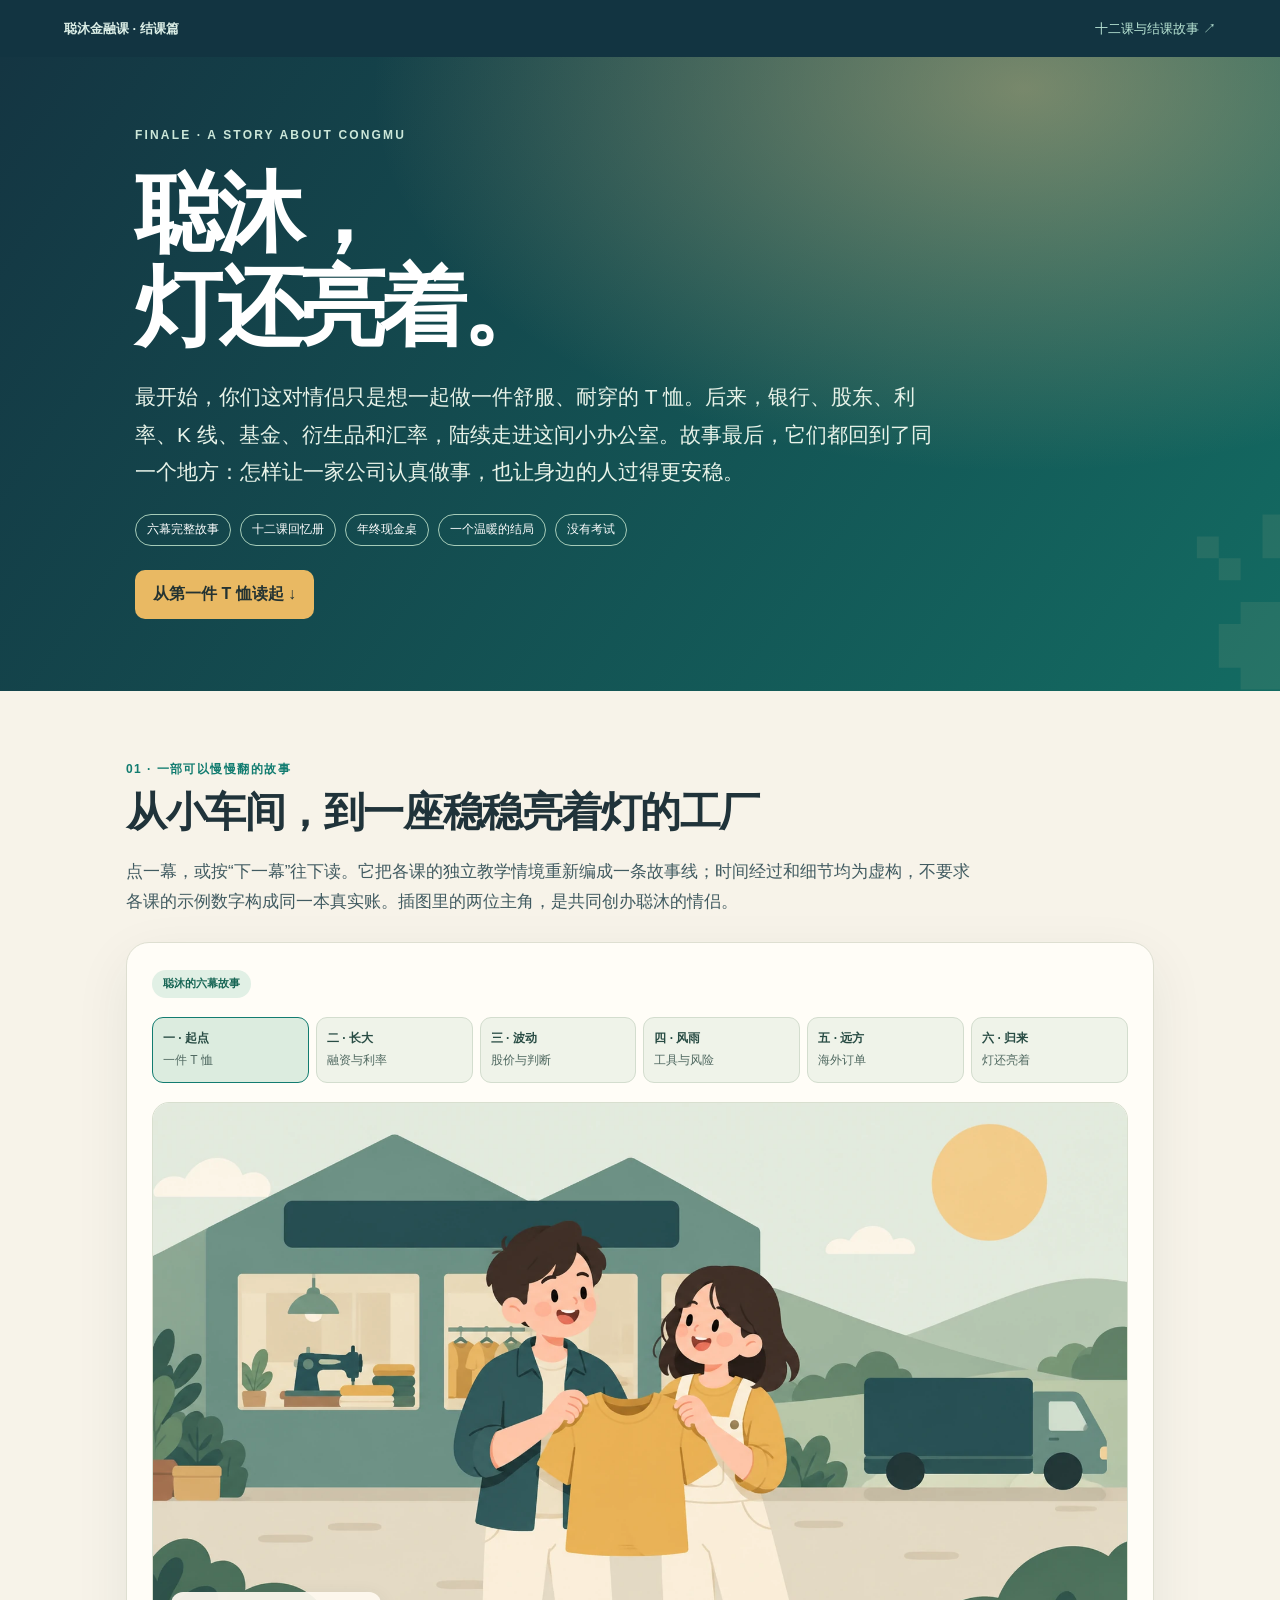
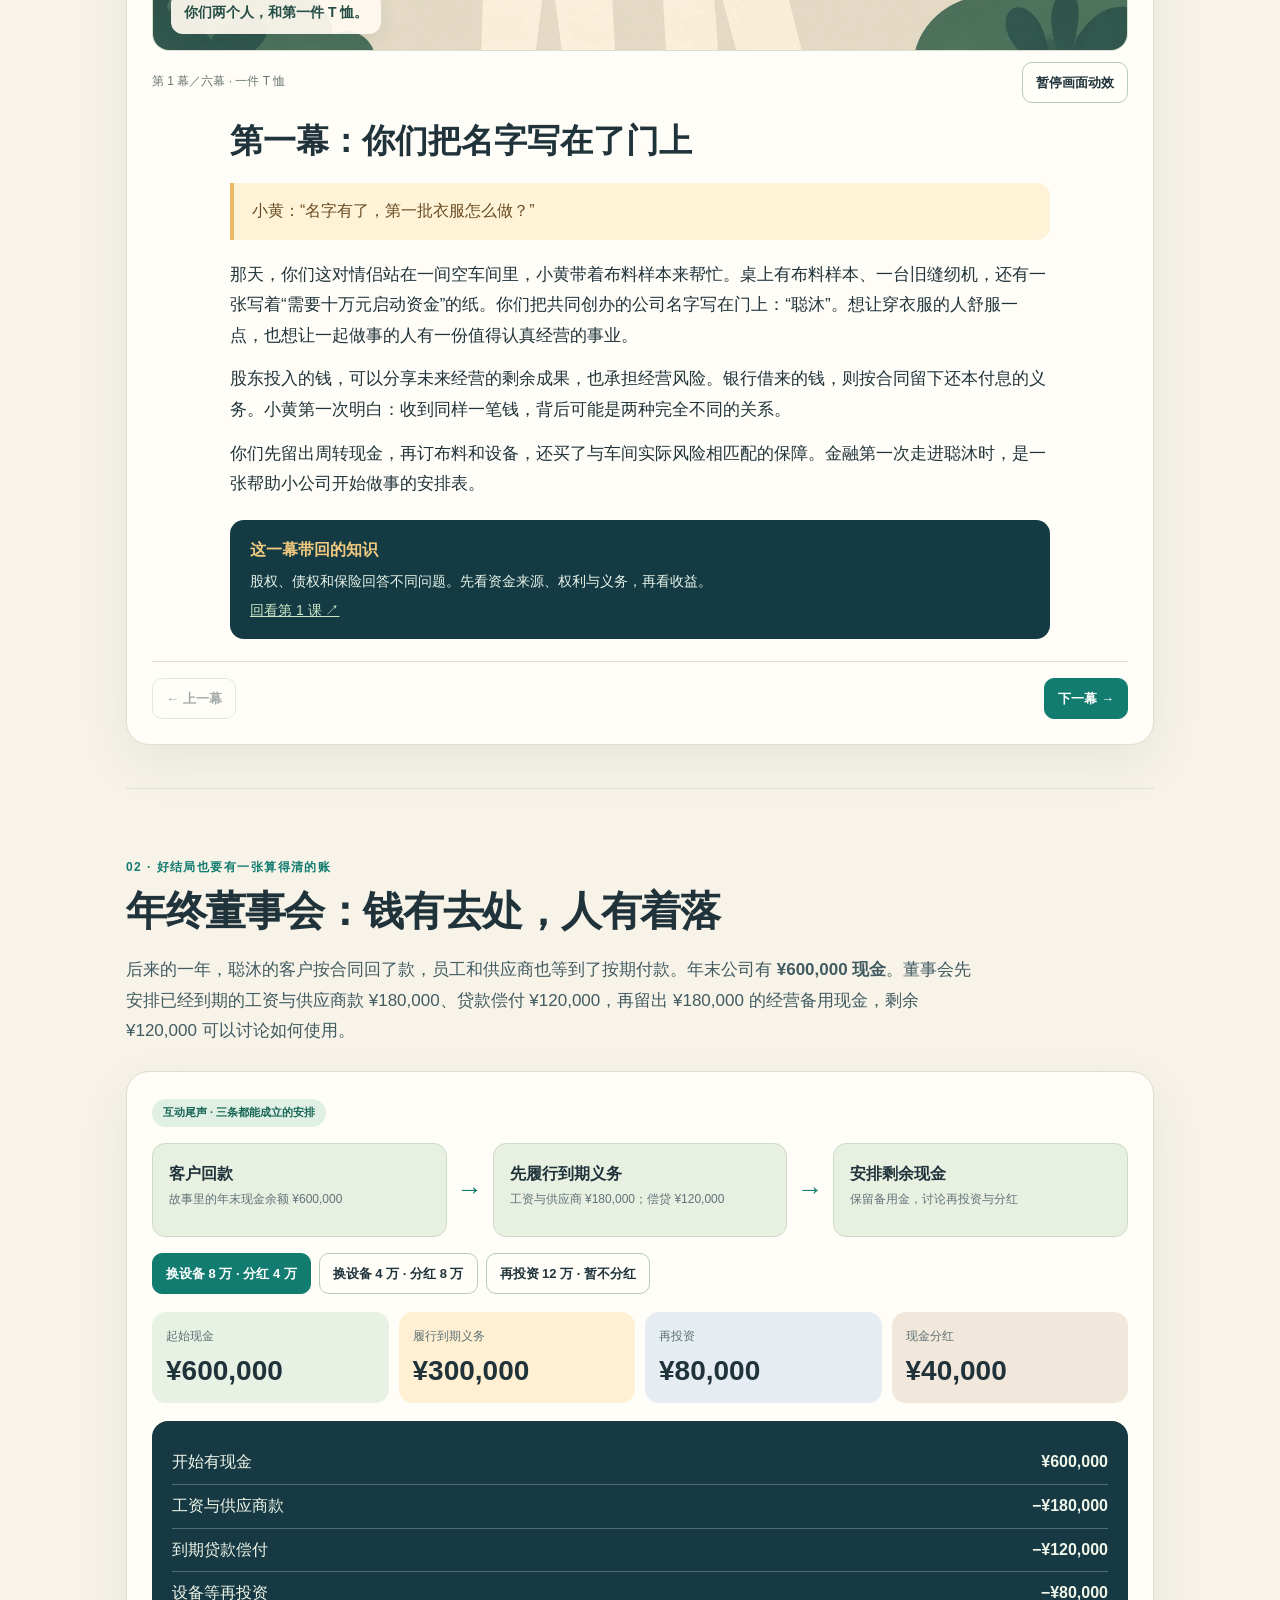
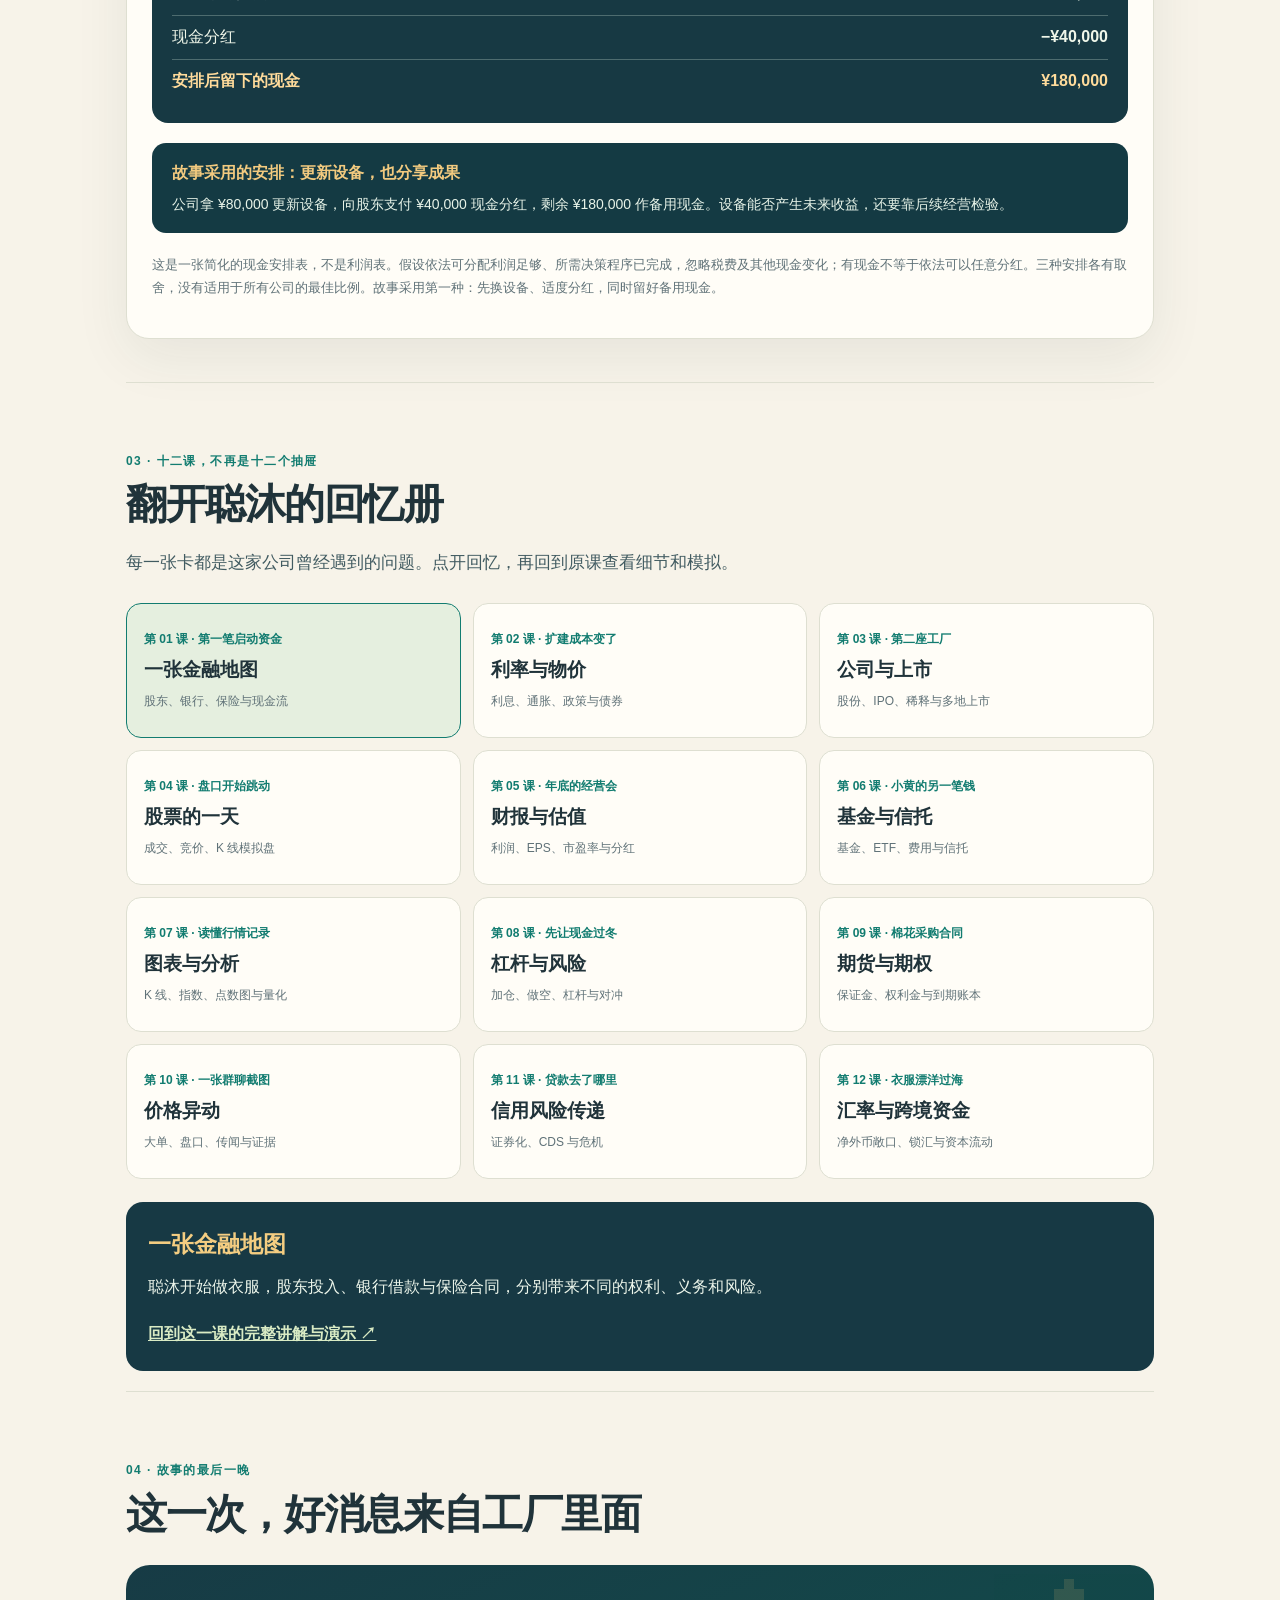
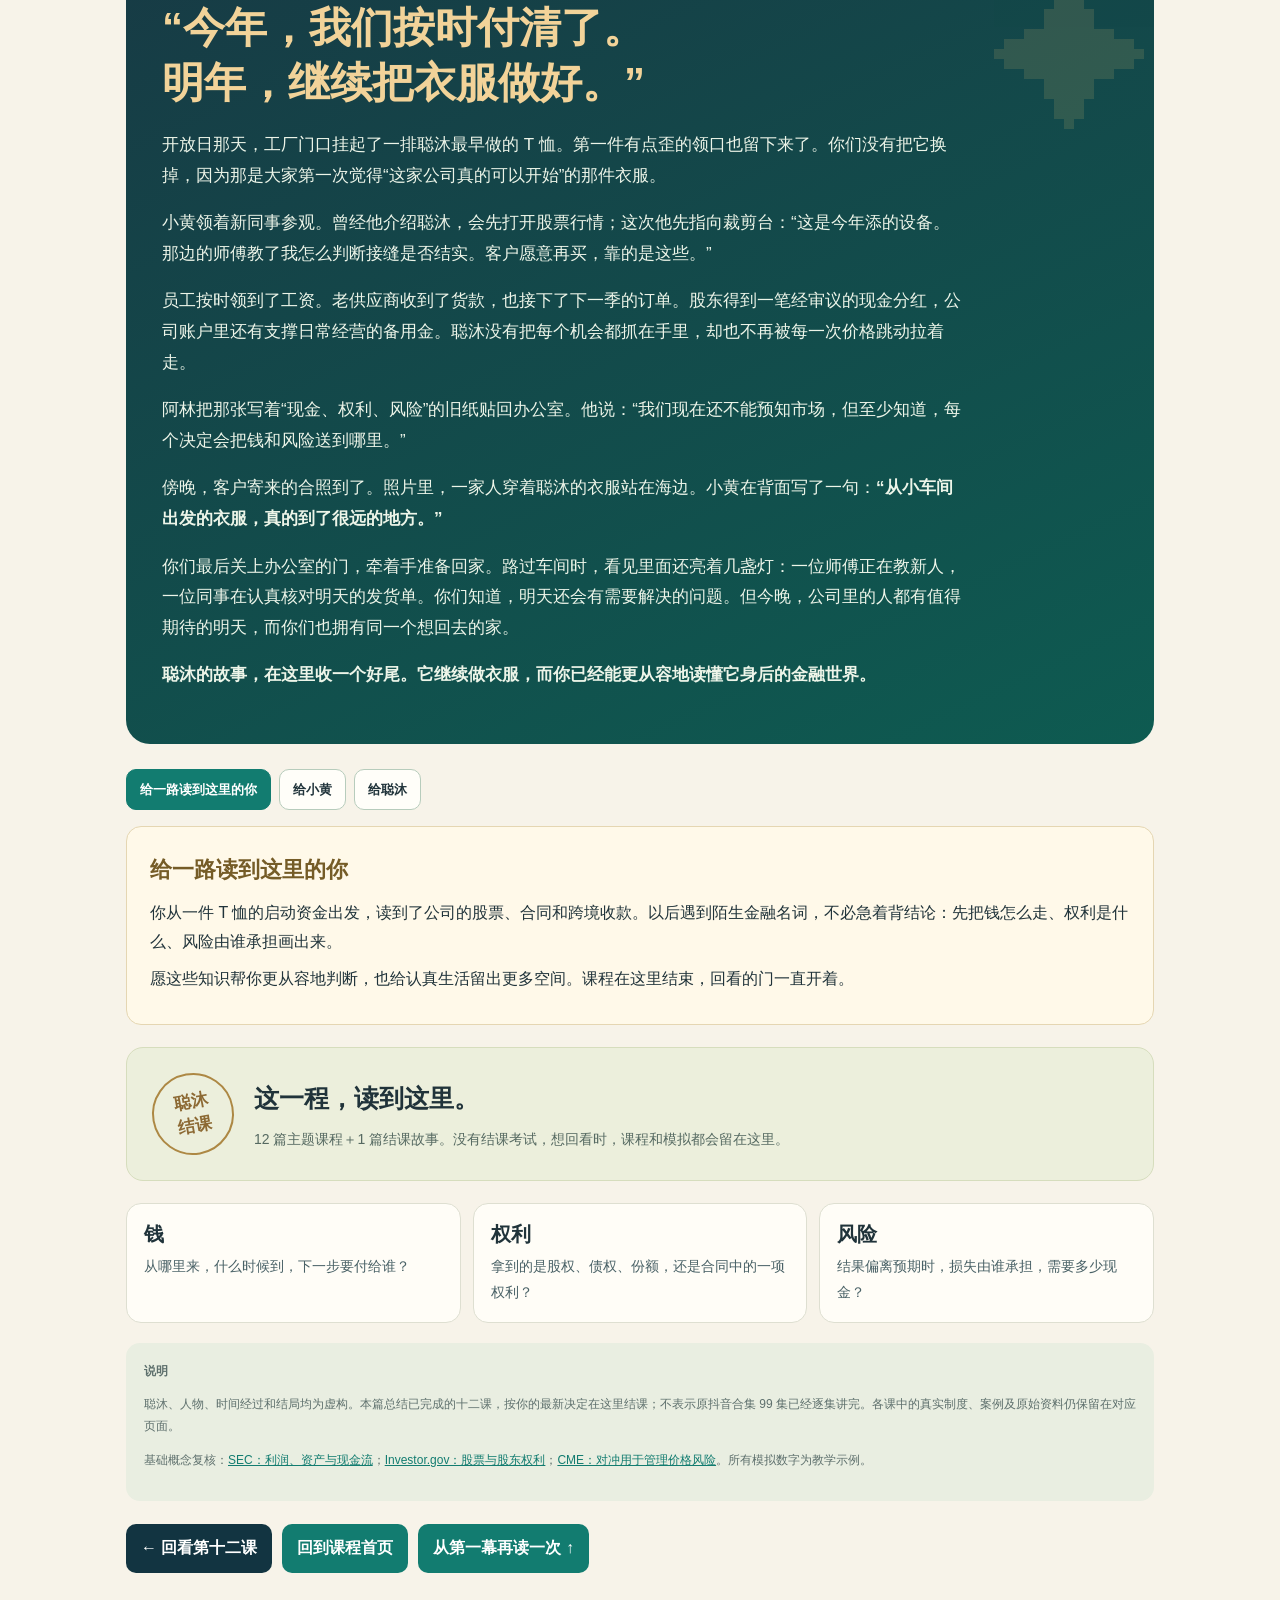
<file: finance-course-13.html>
<!doctype html>
<html lang="zh-CN">
<head><meta charset="utf-8"><meta name="viewport" content="width=device-width,initial-scale=1"><meta name="description" content="聪沐金融课结课故事：从第一件T恤到稳稳亮着灯的工厂，以小黄、阿林和你的一段完整故事回看十二课。"><title>结课篇｜聪沐，灯还亮着</title>
<style>
:root{--ink:#20333a;--muted:#607278;--night:#123441;--teal:#127c70;--gold:#e9b963;--paper:#f7f3e9;--line:#dedfd1;--red:#b75d50}*{box-sizing:border-box}html{scroll-behavior:smooth}body{margin:0;background:var(--paper);color:var(--ink);font-family:-apple-system,BlinkMacSystemFont,"PingFang SC","Microsoft YaHei",sans-serif;line-height:1.8}button{font:inherit;cursor:pointer}a{color:var(--teal)}button:focus-visible,a:focus-visible{outline:3px solid var(--gold);outline-offset:3px}.topbar{padding:17px 5%;display:flex;justify-content:space-between;gap:16px;background:var(--night);color:#dcefe7;align-items:center;font-size:13px}.topbar a{color:#b8e4d4;text-decoration:none}.brand{font-weight:900}.hero{background:radial-gradient(ellipse at 80% 5%,#dcba8180,transparent 45%),linear-gradient(125deg,#143542,#136b62);padding:68px 6% 72px;color:white;position:relative;overflow:hidden}.hero:after{content:"☀";position:absolute;font-size:350px;line-height:1;color:#ffdaa8;opacity:.08;right:-70px;bottom:-140px}.hero>*{position:relative;z-index:1;max-width:1010px;margin-left:auto;margin-right:auto}.eyebrow{font-size:12px;letter-spacing:.18em;color:#cce7d9;font-weight:900}.hero h1{font-size:clamp(45px,7vw,87px);letter-spacing:-.06em;line-height:1.08;margin-top:19px;margin-bottom:24px}.hero p{font-size:clamp(17px,2vw,21px);color:#e8f3e9;max-width:800px;margin-left:max(0px,calc((100% - 1010px)/2));margin-bottom:23px}.chips{display:flex;flex-wrap:wrap;gap:9px}.chips span{border:1px solid #a5cbb8;border-radius:100px;padding:4px 11px;font-size:12px}.go{display:inline-block;color:#243332;background:var(--gold);font-weight:900;border-radius:10px;padding:10px 18px;text-decoration:none;margin-top:24px}.wrap{max-width:1080px;margin:auto;padding:0 26px 85px}.chapter{padding:68px 0 20px;scroll-margin-top:20px}.chapter+.chapter{border-top:1px solid var(--line)}.kicker{font-size:12px;font-weight:900;color:var(--teal);letter-spacing:.12em;margin:0 0 7px}h2{font-size:clamp(28px,4vw,41px);line-height:1.25;letter-spacing:-.035em;margin:0 0 18px}.lead{font-size:17px;color:#415b61;max-width:860px;margin-bottom:24px}.storybox{background:#fffdf7;border:1px solid var(--line);border-radius:23px;padding:25px;box-shadow:0 18px 55px #15333a13;margin:23px 0}.tag{display:inline-block;background:#e1f0e5;color:#166554;border-radius:100px;padding:4px 11px;font-size:11px;font-weight:900}.btns{display:flex;gap:8px;flex-wrap:wrap;margin:16px 0}.btn{border:1px solid #b7ccbc;color:var(--ink);border-radius:10px;padding:8px 13px;background:#fffef9;font-size:13px;font-weight:900}.btn.active,.btn.primary{background:var(--teal);border-color:var(--teal);color:white}.btn:disabled{opacity:.4;cursor:default}.btn:hover:enabled{filter:brightness(.95)}.acts{display:grid;grid-template-columns:repeat(6,1fr);gap:7px;margin:19px 0}.act{border:1px solid #d3ddce;border-radius:11px;background:#eff3e9;padding:10px;text-align:left;min-height:66px;font-size:12px;color:#506961}.act b{display:block;color:#284c44}.act.active{background:#dcecdf;border-color:var(--teal)}.stage{display:block;width:100%;height:auto;border-radius:17px;background:#e9eddd;border:1px solid #d8dfcf}.scene-label{display:flex;justify-content:space-between;gap:10px;align-items:center;color:#6a7971;font-size:12px;margin:11px 0 17px}.storytext{max-width:820px;margin:auto}.storytext h3{font-size:clamp(24px,3.5vw,33px);line-height:1.3;margin:10px 0 16px}.storytext p{font-size:17px;margin:13px 0}.quote{border-left:4px solid var(--gold);background:#fff3d7;padding:14px 18px;border-radius:0 13px 13px 0;margin:20px 0;color:#684b21}.thought{background:#143a43;color:#e8f4e9;border-radius:14px;padding:16px 20px;margin:20px 0}.thought b{color:#f2ca7f}.thought p{font-size:14px;margin:4px 0 0}.scenenav{display:flex;justify-content:space-between;gap:10px;flex-wrap:wrap;border-top:1px solid var(--line);padding-top:16px;margin-top:22px}.note{font-size:13px;color:var(--muted);margin:13px 0}.three{display:grid;grid-template-columns:repeat(3,1fr);gap:12px}.card{border:1px solid var(--line);background:#fffdf7;border-radius:15px;padding:17px}.card h3{font-size:20px;line-height:1.3;margin:0 0 7px}.card p{font-size:14px;color:#496166;margin:0}.moneyflow{display:grid;grid-template-columns:1fr 30px 1fr 30px 1fr;align-items:center;gap:8px;margin:16px 0}.moneyflow div{padding:16px;background:#e8f0e2;border:1px solid #cddbc9;border-radius:13px;min-height:94px}.moneyflow b,.moneyflow small{display:block}.moneyflow small{font-size:12px;color:var(--muted)}.moneyflow span{font-size:26px;color:var(--teal);text-align:center}.metric-grid{display:grid;grid-template-columns:repeat(4,1fr);gap:10px;margin:18px 0}.metric{border-radius:14px;padding:14px;background:#e7f1e4}.metric:nth-child(2){background:#fff0d4}.metric:nth-child(3){background:#e5edf3}.metric:nth-child(4){background:#f1e7db}.metric small{font-size:12px;color:#5e7273;display:block}.metric strong{display:block;font-size:clamp(20px,3vw,28px);line-height:1.3;margin-top:5px}.ledger{background:#173943;color:#eff6e9;padding:20px;border-radius:16px;margin:17px 0}.ledger>div{display:flex;justify-content:space-between;gap:10px;padding:7px 0;border-bottom:1px solid #4e6c6f}.ledger>div:last-child{border-bottom:0;color:#ffdb9b;font-weight:900}.memory-grid{display:grid;grid-template-columns:repeat(3,1fr);gap:12px;margin:23px 0}.memory{border:1px solid var(--line);border-radius:15px;padding:17px;background:#fffdf7;text-align:left;min-height:135px;color:var(--ink)}.memory small{display:block;font-size:12px;color:var(--teal);font-weight:900}.memory b{display:block;font-size:19px;line-height:1.3;margin:8px 0}.memory span{display:block;font-size:12px;color:var(--muted)}.memory.active{border-color:var(--teal);background:#e5efdf}.memory-detail{background:#173944;color:#edf6eb;border-radius:17px;padding:22px}.memory-detail h3{font-size:23px;color:#f4cd81;margin:0 0 8px}.memory-detail p{margin:6px 0}.memory-detail a{display:inline-block;color:#d9ebc4;margin-top:12px;font-weight:900}.ending{background:linear-gradient(155deg,#173b45,#0e5b51);color:#edf5e9;border-radius:24px;padding:36px;margin:25px 0;position:relative;overflow:hidden}.ending:after{content:"✦";position:absolute;right:0;top:-45px;font-size:160px;color:#e8c173;opacity:.14}.ending>*{position:relative;z-index:1}.ending h3{font-size:clamp(27px,4vw,42px);line-height:1.3;color:#f2d399;margin:0 0 20px}.ending p{max-width:800px;font-size:17px}.letter{background:#fff9e9;border:1px solid #e5d6b2;border-radius:15px;padding:23px;min-height:180px}.letter h3{font-size:22px;margin:0 0 9px;color:#755c27}.letter p{margin:8px 0;font-size:16px}.graduation{display:flex;align-items:center;gap:20px;background:#ecefdc;border:1px solid #d6ddbd;border-radius:17px;padding:25px;margin:22px 0}.seal{border:2px solid #ad8844;border-radius:50%;width:82px;height:82px;display:grid;place-items:center;flex:none;font-size:17px;font-weight:900;line-height:1.4;text-align:center;color:#8c6933;transform:rotate(-10deg)}.graduation h3{margin:0 0 6px;font-size:25px}.graduation p{margin:0;font-size:14px;color:#556961}.sources{background:#e9eee1;border-radius:14px;padding:18px;margin:20px 0;color:#5e706d;font-size:12px}.sources a{overflow-wrap:anywhere}.footnav{display:flex;gap:10px;flex-wrap:wrap;margin-top:23px}.footnav a{border-radius:10px;padding:10px 15px;text-decoration:none;background:var(--night);color:white;font-weight:900}.footnav a+a{background:var(--teal)}.flow-dash{stroke-dasharray:8 8;animation:travel 1.2s linear infinite}.warm-light{animation:glow 3s ease-in-out infinite}.paused .flow-dash,.paused .warm-light{animation-play-state:paused}@keyframes travel{to{stroke-dashoffset:-32}}@keyframes glow{50%{opacity:.6}}@media(max-width:760px){.hero{padding:47px 22px 52px}.hero p{margin-left:0}.wrap{padding:0 18px 65px}.chapter{padding-top:52px}.storybox{padding:18px}.acts{grid-template-columns:repeat(3,1fr)}.three,.memory-grid{grid-template-columns:1fr 1fr}.metric-grid{grid-template-columns:1fr 1fr}.moneyflow{grid-template-columns:1fr}.moneyflow span{transform:rotate(90deg);height:27px}.ending{padding:25px}.graduation{gap:15px;padding:18px}}@media(max-width:450px){.three,.memory-grid{grid-template-columns:1fr}.topbar{font-size:12px}.metric strong{font-size:22px}.graduation{align-items:flex-start}.seal{width:64px;height:64px;font-size:14px}}@media(prefers-reduced-motion:reduce){html{scroll-behavior:auto}.flow-dash,.warm-light{animation:none}}@media print{.topbar,.btns,.acts,.scenenav,.footnav{display:none}.hero,.ending,.thought,.memory-detail{background:white;color:#20333a}.hero{padding:25px}.hero p{color:#20333a}.hero h1{font-size:40px}.chapter{padding-top:25px}.storybox{box-shadow:none}.memory-detail a{color:#127c70}}

.stage-wrap{position:relative;overflow:hidden;isolation:isolate;margin:0;background:#e9eddd;border:1px solid #d8dfcf;border-radius:17px;aspect-ratio:16/9}.stage-wrap .stage{border:0;border-radius:0;width:100%;height:100%;object-fit:cover;animation:storyDrift 16s ease-in-out infinite alternate;transform-origin:center}.stage-caption{position:absolute;left:18px;bottom:16px;max-width:calc(100% - 36px);background:#fffaf0ed;color:#244d45;font-weight:850;font-size:14px;border-radius:12px;padding:8px 13px;box-shadow:0 5px 20px #153e4317}.paused .stage{animation-play-state:paused}@keyframes storyDrift{from{transform:scale(1)}to{transform:scale(1.035)}}@media(max-width:600px){.stage-caption{font-size:12px;left:10px;bottom:10px;padding:6px 9px}.stage-wrap{aspect-ratio:3/2}}@media(prefers-reduced-motion:reduce){.stage-wrap .stage{animation:none}}
</style></head>
<body><div class="topbar"><span class="brand">聪沐金融课 · 结课篇</span><a href="index.html?v=20260928-cartoon">十二课与结课故事 ↗</a></div>
<header class="hero"><div class="eyebrow">FINALE · A STORY ABOUT CONGMU</div><h1>聪沐，<br>灯还亮着。</h1><p>最开始，你们这对情侣只是想一起做一件舒服、耐穿的 T 恤。后来，银行、股东、利率、K 线、基金、衍生品和汇率，陆续走进这间小办公室。故事最后，它们都回到了同一个地方：怎样让一家公司认真做事，也让身边的人过得更安稳。</p><div class="chips"><span>六幕完整故事</span><span>十二课回忆册</span><span>年终现金桌</span><span>一个温暖的结局</span><span>没有考试</span></div><div><a class="go" href="#story">从第一件 T 恤读起 ↓</a></div></header>
<main class="wrap">
<section class="chapter" id="story"><p class="kicker">01 · 一部可以慢慢翻的故事</p><h2>从小车间，到一座稳稳亮着灯的工厂</h2><p class="lead">点一幕，或按“下一幕”往下读。它把各课的独立教学情境重新编成一条故事线；时间经过和细节均为虚构，不要求各课的示例数字构成同一本真实账。插图里的两位主角，是共同创办聪沐的情侣。</p><div class="storybox"><span class="tag">聪沐的六幕故事</span><div class="acts" id="acts" role="group" aria-label="故事章节"></div><figure class="stage-wrap" id="stageWrap"><img id="stage" class="stage" src="assets/finale-01.webp" alt="一对情侣在聪沐小车间前展示第一件 T 恤" width="1536" height="864" fetchpriority="high"><figcaption id="stageCaption" class="stage-caption">你们两个人，和第一件 T 恤。</figcaption></figure><div class="scene-label"><span id="sceneCounter">第一幕／六幕</span><button class="btn" type="button" id="motionButton" aria-pressed="false">暂停画面动效</button></div><div class="storytext" id="sceneText" aria-live="polite"></div><div class="scenenav"><button class="btn" type="button" id="previous">← 上一幕</button><button class="btn primary" type="button" id="next">下一幕 →</button><a href="#board" id="afterStory" hidden>到年终董事会 ↓</a></div></div></section>

<section class="chapter" id="board"><p class="kicker">02 · 好结局也要有一张算得清的账</p><h2>年终董事会：钱有去处，人有着落</h2><p class="lead">后来的一年，聪沐的客户按合同回了款，员工和供应商也等到了按期付款。年末公司有 <b>¥600,000 现金</b>。董事会先安排已经到期的工资与供应商款 ¥180,000、贷款偿付 ¥120,000，再留出 ¥180,000 的经营备用现金，剩余 ¥120,000 可以讨论如何使用。</p><div class="storybox"><span class="tag">互动尾声 · 三条都能成立的安排</span><div class="moneyflow"><div><b>客户回款</b><small>故事里的年末现金余额 ¥600,000</small></div><span>→</span><div><b>先履行到期义务</b><small>工资与供应商 ¥180,000；偿贷 ¥120,000</small></div><span>→</span><div><b>安排剩余现金</b><small>保留备用金，讨论再投资与分红</small></div></div><div class="btns" role="group" aria-label="年终现金安排"><button class="btn active" type="button" data-plan="balanced" aria-pressed="true">换设备 8 万 · 分红 4 万</button><button class="btn" type="button" data-plan="income" aria-pressed="false">换设备 4 万 · 分红 8 万</button><button class="btn" type="button" data-plan="reinvest" aria-pressed="false">再投资 12 万 · 暂不分红</button></div><div class="metric-grid"><div class="metric"><small>起始现金</small><strong>¥600,000</strong></div><div class="metric"><small>履行到期义务</small><strong>¥300,000</strong></div><div class="metric"><small>再投资</small><strong id="investAmount">¥80,000</strong></div><div class="metric"><small>现金分红</small><strong id="dividendAmount">¥40,000</strong></div></div><div class="ledger"><div><span>开始有现金</span><b>¥600,000</b></div><div><span>工资与供应商款</span><b>−¥180,000</b></div><div><span>到期贷款偿付</span><b>−¥120,000</b></div><div><span>设备等再投资</span><b id="investLine">−¥80,000</b></div><div><span>现金分红</span><b id="dividendLine">−¥40,000</b></div><div><span>安排后留下的现金</span><b id="cashLeft">¥180,000</b></div></div><div class="thought" id="planExplain" aria-live="polite"></div><p class="note">这是一张简化的现金安排表，不是利润表。假设依法可分配利润足够、所需决策程序已完成，忽略税费及其他现金变化；有现金不等于依法可以任意分红。三种安排各有取舍，没有适用于所有公司的最佳比例。故事采用第一种：先换设备、适度分红，同时留好备用现金。</p></div></section>

<section class="chapter" id="memories"><p class="kicker">03 · 十二课，不再是十二个抽屉</p><h2>翻开聪沐的回忆册</h2><p class="lead">每一张卡都是这家公司曾经遇到的问题。点开回忆，再回到原课查看细节和模拟。</p><div class="memory-grid" id="memoryGrid"></div><div class="memory-detail" id="memoryDetail" aria-live="polite"></div></section>

<section class="chapter" id="ending"><p class="kicker">04 · 故事的最后一晚</p><h2>这一次，好消息来自工厂里面</h2><div class="ending"><h3>“今年，我们按时付清了。<br>明年，继续把衣服做好。”</h3><p>开放日那天，工厂门口挂起了一排聪沐最早做的 T 恤。第一件有点歪的领口也留下来了。你们没有把它换掉，因为那是大家第一次觉得“这家公司真的可以开始”的那件衣服。</p><p>小黄领着新同事参观。曾经他介绍聪沐，会先打开股票行情；这次他先指向裁剪台：“这是今年添的设备。那边的师傅教了我怎么判断接缝是否结实。客户愿意再买，靠的是这些。”</p><p>员工按时领到了工资。老供应商收到了货款，也接下了下一季的订单。股东得到一笔经审议的现金分红，公司账户里还有支撑日常经营的备用金。聪沐没有把每个机会都抓在手里，却也不再被每一次价格跳动拉着走。</p><p>阿林把那张写着“现金、权利、风险”的旧纸贴回办公室。他说：“我们现在还不能预知市场，但至少知道，每个决定会把钱和风险送到哪里。”</p><p>傍晚，客户寄来的合照到了。照片里，一家人穿着聪沐的衣服站在海边。小黄在背面写了一句：<b>“从小车间出发的衣服，真的到了很远的地方。”</b></p><p>你们最后关上办公室的门，牵着手准备回家。路过车间时，看见里面还亮着几盏灯：一位师傅正在教新人，一位同事在认真核对明天的发货单。你们知道，明天还会有需要解决的问题。但今晚，公司里的人都有值得期待的明天，而你们也拥有同一个想回去的家。</p><p><b>聪沐的故事，在这里收一个好尾。它继续做衣服，而你已经能更从容地读懂它身后的金融世界。</b></p></div><div class="btns" role="group" aria-label="结课信"><button class="btn active" type="button" data-letter="you" aria-pressed="true">给一路读到这里的你</button><button class="btn" type="button" data-letter="huang" aria-pressed="false">给小黄</button><button class="btn" type="button" data-letter="company" aria-pressed="false">给聪沐</button></div><div class="letter" id="letter" aria-live="polite"></div><div class="graduation"><div class="seal">聪沐<br>结课</div><div><h3>这一程，读到这里。</h3><p>12 篇主题课程＋1 篇结课故事。没有结课考试，想回看时，课程和模拟都会留在这里。</p></div></div><div class="three"><div class="card"><h3>钱</h3><p>从哪里来，什么时候到，下一步要付给谁？</p></div><div class="card"><h3>权利</h3><p>拿到的是股权、债权、份额，还是合同中的一项权利？</p></div><div class="card"><h3>风险</h3><p>结果偏离预期时，损失由谁承担，需要多少现金？</p></div></div><div class="sources"><b>说明</b><p>聪沐、人物、时间经过和结局均为虚构。本篇总结已完成的十二课，按你的最新决定在这里结课；不表示原抖音合集 99 集已经逐集讲完。各课中的真实制度、案例及原始资料仍保留在对应页面。</p><p>基础概念复核：<a href="https://www.sec.gov/about/reports-publications/investorpubsbegfinstmtguide" target="_blank" rel="noopener noreferrer">SEC：利润、资产与现金流</a>；<a href="https://www.investor.gov/introduction-investing/investing-basics/investment-products/stocks" target="_blank" rel="noopener noreferrer">Investor.gov：股票与股东权利</a>；<a href="https://www.cmegroup.com/education/courses/introduction-to-futures/understanding-the-role-of-hedgers" target="_blank" rel="noopener noreferrer">CME：对冲用于管理价格风险</a>。所有模拟数字为教学示例。</p></div><div class="footnav"><a href="finance-course-12.html">← 回看第十二课</a><a href="index.html">回到课程首页</a><a href="#story">从第一幕再读一次 ↑</a></div></section>
</main>
<script>
const el=id=>document.getElementById(id),money=n=>'¥'+n.toLocaleString('en-US');
const scenes=[
{name:'起点',small:'一件 T 恤',title:'第一幕：你们把名字写在了门上',sky:'#e7eee1',sun:'#f0d295',cloth:'#e4bb64',label:'小车间 · 聪沐',quote:'小黄：“名字有了，第一批衣服怎么做？”',text:['那天，你们这对情侣站在一间空车间里，小黄带着布料样本来帮忙。桌上有布料样本、一台旧缝纫机，还有一张写着“需要十万元启动资金”的纸。你们把共同创办的公司名字写在门上：“聪沐”。想让穿衣服的人舒服一点，也想让一起做事的人有一份值得认真经营的事业。','股东投入的钱，可以分享未来经营的剩余成果，也承担经营风险。银行借来的钱，则按合同留下还本付息的义务。小黄第一次明白：收到同样一笔钱，背后可能是两种完全不同的关系。','你们先留出周转现金，再订布料和设备，还买了与车间实际风险相匹配的保障。金融第一次走进聪沐时，是一张帮助小公司开始做事的安排表。'],take:'股权、债权和保险回答不同问题。先看资金来源、权利与义务，再看收益。',links:[1]},
{name:'长大',small:'融资与利率',title:'第二幕：扩建之前，先摊开账本',sky:'#ddebdc',sun:'#f3c97b',cloth:'#75b29c',label:'第二间车间 · 规划中',quote:'阿林：“扩建能带来什么？还钱的日期写在哪？”',text:['第一批客户回来了，订单慢慢变多。你想添设备，阿林却先拿出还款日历。利率提高会增加部分借款的成本，布料涨价也可能压低订单利润。赚到的利润，还要等货款真正到账才能变成手里的现金。','后来，聪沐的业务和治理逐渐满足假设中的上市条件，你们开始讨论公开融资。新股发行让公司取得资金，也让原股东的股份比例变化。上市以后，别人在市场上买卖旧股，并不等于公司每天都收到新资金。','你们保留了共同的愿景，也学会让独立董事、财务同事和股东把问题问完整。公司开始长大，不能只靠创办人的一句“我觉得可以”。'],take:'利率影响融资成本；收入、利润和现金流需要分开看。融资会改变公司的资金与股东结构。',links:[2,3,5]},
{name:'波动',small:'股价与判断',title:'第三幕：工厂和股价，各有自己的时钟',sky:'#dce5e9',sun:'#eacba4',cloth:'#6891ac',label:'聪沐 · 正常生产',quote:'小黄：“昨天跌了，工厂今天还在正常做衣服。”',text:['有一阵，聪沐的股价涨得比订单快。群里说“有大资金进场”，小黄盯着 K 线，差点把一张没有出处的截图当成公司公告。阿林让他回到披露文件和成交记录：价格走出一根线，不会自动告诉你背后的所有原因。','你们读财报，看收入、成本、EPS、市盈率和现金流。图表可以描述行情，估值也可以帮助提出问题，但任何一项指标都不能单独保证未来。小黄把模拟盘里的盈亏，和公司真实的经营情况分开记。','下班后，他也不再把个人积蓄与公司的周转资金混在一起。他开始区分基金份额、ETF 的成交价和净值、信托的安排与合同义务，认真看费用、风险以及持有的资产。'],take:'行情、估值和经营不是同一层信息。投资基金也要看底层资产、费用与规则；公司的钱和个人的钱分开记。',links:[4,5,6,7,10]},
{name:'风雨',small:'工具与风险',title:'第四幕：你们决定，先让公司过得了冬天',sky:'#ccdce0',sun:'#d9c6a8',cloth:'#a79773',label:'风险会议 · 留好现金',quote:'阿林：“价格可以暂时不利，现金不能没着落。”',text:['布料价格突然跳动，几位客户的付款也晚了一些。小黄在模拟里尝试过亏后加倍、借钱放大仓位，已经知道有限的现金会先把策略逼到尽头。你们拒绝了“收益高又保证兑付”的模糊承诺。那晚，两个人在办公室分着吃一份晚饭，把次日的付款安排一项项写清。','聪沐为一部分实际采购需要讨论价格保护：锁价有放弃有利变化的代价，期货有逐日保证金压力，期权有权利金，任何方案都要看合同和现金。你们没有把保护经营的工具，变成额外押注行情的理由。','读到证券化与 CDS 后，大家又把问题往外看了一层：底层谁还钱、损失怎样分层、卖保护的人能否履约？公司账上留下了能及时动用的资金，不因为一张“有保护”的合同就忘记现金压力。'],take:'杠杆会放大亏损；对冲改变风险形状，也有成本和履约问题。合同承诺与付款能力需要同时看。',links:[8,9,11]},
{name:'远方',small:'海外订单',title:'第五幕：聪沐的衣服，到了海的另一边',sky:'#dae9e8',sun:'#eed098',cloth:'#539b98',label:'海外客户 · 按约回款',quote:'小黄：“先算净美元，再讨论汇率。”',text:['海外客户寄来一封订单，约定用美元付款。小黄这次没有只把美元货款乘以今天的汇率。他写出美元收入、美元布料成本、国内费用和每一个结算日，把真正需要换汇的净额单独圈了出来。','美元收入与美元成本相匹配的部分可以自然抵消一些汇率风险；剩余的部分，你们比较了不锁汇和远期安排。目标是让成本与收款更可计划，具体方案仍按合同和实际业务决定。','你们也明白，海外客户付货款、投资者入股、银行贷款，以及投资者在二级市场买旧股，是不同的资金关系。钱跨过边界后，仍要回到具体的经营、权利和偿付责任。'],take:'先写报价方向，再看币种、金额和日期。跨境收款、股权融资、借贷与二级市场交易不能混作一项利润。',links:[12]},
{name:'归来',small:'灯还亮着',title:'第六幕：你们终于收到一封安静的好消息',sky:'#e8ddc5',sun:'#f3c477',cloth:'#b7994d',label:'聪沐 · 欢迎回家',quote:'小黄：“今年，大家按时收到了钱。”',text:['故事后来的一年，聪沐的款式没有突然成为全世界的爆款，客户却更愿意再次下单。设备换新，返修减少，发货更准时。利润和现金状况改善，靠的是许多人日复一日把工作做好。','公司按期支付工资、供应商款和到期债务，留好经营备用现金，经过应有的程序安排再投资与适度分红。小黄不再把最高的股价当作唯一好消息：同事有稳定工作、供应商愿意长期合作、客户愿意再买，也都是真实的成果。','你们牵着手站在车间门口，听见熟悉的缝纫机声。第一次做的 T 恤被挂在墙上，旁边有新同事的签名。聪沐已经走过风雨，大家都更会做决定，也更愿意一起把下一件衣服做好。'],take:'故事的好结局，是经营有价值、承诺能履行、资金有安排。金融知识帮助看清选择，未来仍由具体行动继续写。',links:[1,5,12]}
];
let scene=0,paused=false;
const sceneImages=[1,2,3,4,5,6].map(n=>"assets/finale-"+String(n).padStart(2,"0")+".webp");
const sceneCaptions=["你们两个人，和第一件 T 恤。","一起看账，也一起把计划做实。","股价在跳，衣服仍要认真做好。","风雨来了，两个人把账算清。","衣服去远方，心里有同一个家。","灯还亮着，你们也还在一起。"] ;
function renderScene(){const s=scenes[scene];el('acts').innerHTML=scenes.map((a,i)=>'<button type="button" class="act '+(i===scene?'active':'')+'" data-scene="'+i+'" aria-pressed="'+(i===scene)+'"><b>'+(['一','二','三','四','五','六'][i])+' · '+a.name+'</b>'+a.small+'</button>').join('');el('stage').src=sceneImages[scene];el('stage').alt='聪沐情侣创业故事：'+s.title;el('stageCaption').textContent=sceneCaptions[scene];el('stageWrap').classList.toggle('paused',paused);el('sceneCounter').textContent='第 '+(scene+1)+' 幕／六幕 · '+s.small;el('sceneText').innerHTML='<h3>'+s.title+'</h3><div class="quote">'+s.quote+'</div>'+s.text.map(p=>'<p>'+p+'</p>').join('')+'<div class="thought"><b>这一幕带回的知识</b><p>'+s.take+'</p><p>'+s.links.map(n=>'<a style="color:#cbe7c5" href="finance-course-'+String(n).padStart(2,'0')+'.html">回看第 '+n+' 课 ↗</a>').join(' · ')+'</p></div>';el('previous').disabled=scene===0;el('next').disabled=scene===5;el('afterStory').hidden=scene!==5;}
el('acts').addEventListener('click',e=>{const b=e.target.closest('[data-scene]');if(b){scene=Number(b.dataset.scene);renderScene();}});el('previous').addEventListener('click',()=>{if(scene>0){scene--;renderScene();}});el('next').addEventListener('click',()=>{if(scene<5){scene++;renderScene();}});el('motionButton').addEventListener('click',()=>{paused=!paused;el('stageWrap').classList.toggle('paused',paused);el('motionButton').setAttribute('aria-pressed',String(paused));el('motionButton').textContent=paused?'继续画面动效':'暂停画面动效';});
const plans={balanced:{invest:80000,dividend:40000,title:'故事采用的安排：更新设备，也分享成果',detail:'公司拿 ¥80,000 更新设备，向股东支付 ¥40,000 现金分红，剩余 ¥180,000 作备用现金。设备能否产生未来收益，还要靠后续经营检验。'},income:{invest:40000,dividend:80000,title:'更多现金分给股东',detail:'这次更新设备 ¥40,000、现金分红 ¥80,000，备用现金仍为 ¥180,000。股东收到更多现金，公司本轮再投资规模相应变小。分红来自公司现金，并非凭空增加的财富。'},reinvest:{invest:120000,dividend:0,title:'更多资金留给未来的设备与经营',detail:'把 ¥120,000 都用于本轮再投资，暂不支付现金分红，仍留 ¥180,000 备用现金。股东当期少收现金，未来项目回报也不会自动得到保证。'}};let plan='balanced';
function renderPlan(){const p=plans[plan],left=600000-180000-120000-p.invest-p.dividend;el('investAmount').textContent=money(p.invest);el('dividendAmount').textContent=money(p.dividend);el('investLine').textContent='−'+money(p.invest);el('dividendLine').textContent=p.dividend?'−'+money(p.dividend):money(0);el('cashLeft').textContent=money(left);el('planExplain').innerHTML='<b>'+p.title+'</b><p>'+p.detail+'</p>';document.querySelectorAll('[data-plan]').forEach(b=>{let on=b.dataset.plan===plan;b.classList.toggle('active',on);b.setAttribute('aria-pressed',String(on));});}document.querySelectorAll('[data-plan]').forEach(b=>b.addEventListener('click',()=>{plan=b.dataset.plan;renderPlan();}));
const memories=[
['一张金融地图','第一笔启动资金','股东、银行、保险与现金流','聪沐开始做衣服，股东投入、银行借款与保险合同，分别带来不同的权利、义务和风险。'],
['利率与物价','扩建成本变了','利息、通胀、政策与债券','聪沐的贷款和布料成本帮助你区分利息与物价；政策会通过资金条件影响经济，旧债券价格也可能受利率变化影响。'],
['公司与上市','第二座工厂','股份、IPO、稀释与多地上市','公司发行新股取得资金，与投资者在市场上买卖旧股，是两回事；持股、投票权和不同市场的上市形式也需要分开看。'],
['股票的一天','盘口开始跳动','成交、竞价、K 线模拟盘','报价是交易意愿，成交要有对手方。集合竞价和连续竞价采用相应规则，不是公司给每天的股价贴标签。'],
['财报与估值','年底的经营会','利润、EPS、市盈率与分红','收入不等于利润，利润不等于现金；EPS 是盈利指标，估值需要看假设，分红是公司把现金按规则交给股东。'],
['基金与信托','小黄的另一笔钱','基金、ETF、费用与信托','份额背后有什么资产，费用怎样收，净值与成交价为什么不同，信托由谁依什么合同管理，都是购买前要理解的关系。'],
['图表与分析','读懂行情记录','K 线、指数、点数图与量化','图表由规则整理数据，指数也按规则计算。旧数据中表现良好的规则，未来仍可能失效。'],
['杠杆与风险','先让现金过冬','加仓、做空、杠杆与对冲','仓位决定暴露大小，借钱也留下债务。有限资金和追加担保物可能改变策略结果，不能只看最终价格。'],
['期货与期权','棉花采购合同','保证金、权利金与到期账本','期货要关注逐日结算，期权买卖双方的权利义务不同。保护采购成本，也有费用、基差与履约等问题。'],
['价格异动','一张群聊截图','大单、盘口、传闻与证据','大单影响与盘口深度有关；相同成交量可能有不同的账户关系。不能仅凭曲线推断主力身份或认定违法操纵。'],
['信用风险传递','贷款去了哪里','证券化、CDS 与危机','贷款打包不会消灭底层风险，分层安排决定损失顺序。信用保护卖方也可能缺钱，抵押品要求能提前带来流动性压力。'],
['汇率与跨境资金','衣服漂洋过海','净外币敞口、锁汇与资本流动','出口收入、进口成本与收付日期决定汇率敞口。货款、入股、贷款及二级市场交易是不同的资金性质。']
];let memory=0;function renderMemory(){el('memoryGrid').innerHTML=memories.map((m,i)=>'<button type="button" class="memory '+(i===memory?'active':'')+'" data-memory="'+i+'" aria-pressed="'+(i===memory)+'"><small>第 '+String(i+1).padStart(2,'0')+' 课 · '+m[1]+'</small><b>'+m[0]+'</b><span>'+m[2]+'</span></button>').join('');let m=memories[memory];el('memoryDetail').innerHTML='<h3>'+m[0]+'</h3><p>'+m[3]+'</p><a href="finance-course-'+String(memory+1).padStart(2,'0')+'.html">回到这一课的完整讲解与演示 ↗</a>';}
el('memoryGrid').addEventListener('click',e=>{let b=e.target.closest('[data-memory]');if(b){memory=Number(b.dataset.memory);renderMemory();}});
const letters={you:['给一路读到这里的你','你从一件 T 恤的启动资金出发，读到了公司的股票、合同和跨境收款。以后遇到陌生金融名词，不必急着背结论：先把钱怎么走、权利是什么、风险由谁承担画出来。','愿这些知识帮你更从容地判断，也给认真生活留出更多空间。课程在这里结束，回看的门一直开着。'],huang:['给小黄','你还是会对新消息好奇，还是会打开行情页面。但现在，你愿意多看一份公告，多核对一张账，多问一句“最坏时现金够不够”。这份耐心，比故事里某一次猜对价格更值得留下。','开放日那天，你看着忙碌的工厂，终于发现：看懂金融以后，也能更清楚地看见真实做事的人。'],company:['给聪沐','从一对情侣的共同愿望，到一排认真做衣服的人，你长大了一些。愿你继续按时付钱，坦诚披露，慎重做承诺，把客户的信任和同事的生活放进每一次决定里。','明天还有订单和挑战。今晚先好好庆祝：第一件 T 恤还在，大家也还愿意一起走。']};let letter='you';function renderLetter(){let a=letters[letter];el('letter').innerHTML='<h3>'+a[0]+'</h3><p>'+a[1]+'</p><p>'+a[2]+'</p>';document.querySelectorAll('[data-letter]').forEach(b=>{let on=b.dataset.letter===letter;b.classList.toggle('active',on);b.setAttribute('aria-pressed',String(on));});}document.querySelectorAll('[data-letter]').forEach(b=>b.addEventListener('click',()=>{letter=b.dataset.letter;renderLetter();}));
renderScene();renderPlan();renderMemory();renderLetter();
</script></body></html>
</file>
<file: assets/course-art.css>
/* Shared illustration cards; lesson charts and controls keep their own styles. */
figure.course-art {
  display: grid;
  grid-template-columns: minmax(0, 1.65fr) minmax(210px, 1fr);
  align-items: stretch;
  margin: 26px 0 30px;
  padding: 0;
  overflow: hidden;
  border: 1px solid #d1ddcf;
  border-radius: 22px;
  background: #f2f5ec;
  box-shadow: 0 10px 28px rgba(23, 43, 54, .05);
}
figure.course-art > img {
  display: block;
  width: 100%;
  height: auto;
  aspect-ratio: 1672 / 941;
  object-fit: contain;
  align-self: center;
  margin: 0;
  background: #e6eddf;
}
figure.course-art > figcaption {
  display: flex;
  flex-direction: column;
  justify-content: center;
  padding: clamp(18px, 2.3vw, 28px);
  text-align: left;
  border-left: 1px solid #d1ddcf;
  color: #415a5c;
  font-size: 14px;
  line-height: 1.75;
}
.course-art .course-art-label {
  color: #6f815e;
  font-size: 11px;
  font-weight: 800;
  letter-spacing: .12em;
}
.course-art .course-art-title {
  display: block;
  color: #173c40;
  font-size: clamp(17px, 1.7vw, 21px);
  line-height: 1.45;
  margin: 8px 0;
}
.course-art .course-art-copy { display: block; }
.course-art .course-art-next {
  display: block;
  color: #09665f;
  font-size: 12px;
  font-weight: 750;
  margin-top: 14px;
  padding-top: 11px;
  border-top: 1px solid #d1ddcf;
}
@media (max-width: 900px) {
  figure.course-art { grid-template-columns: 1fr; border-radius: 17px; }
  figure.course-art > figcaption { border-left: 0; border-top: 1px solid #d1ddcf; padding: 18px 20px; }
}
</file>
